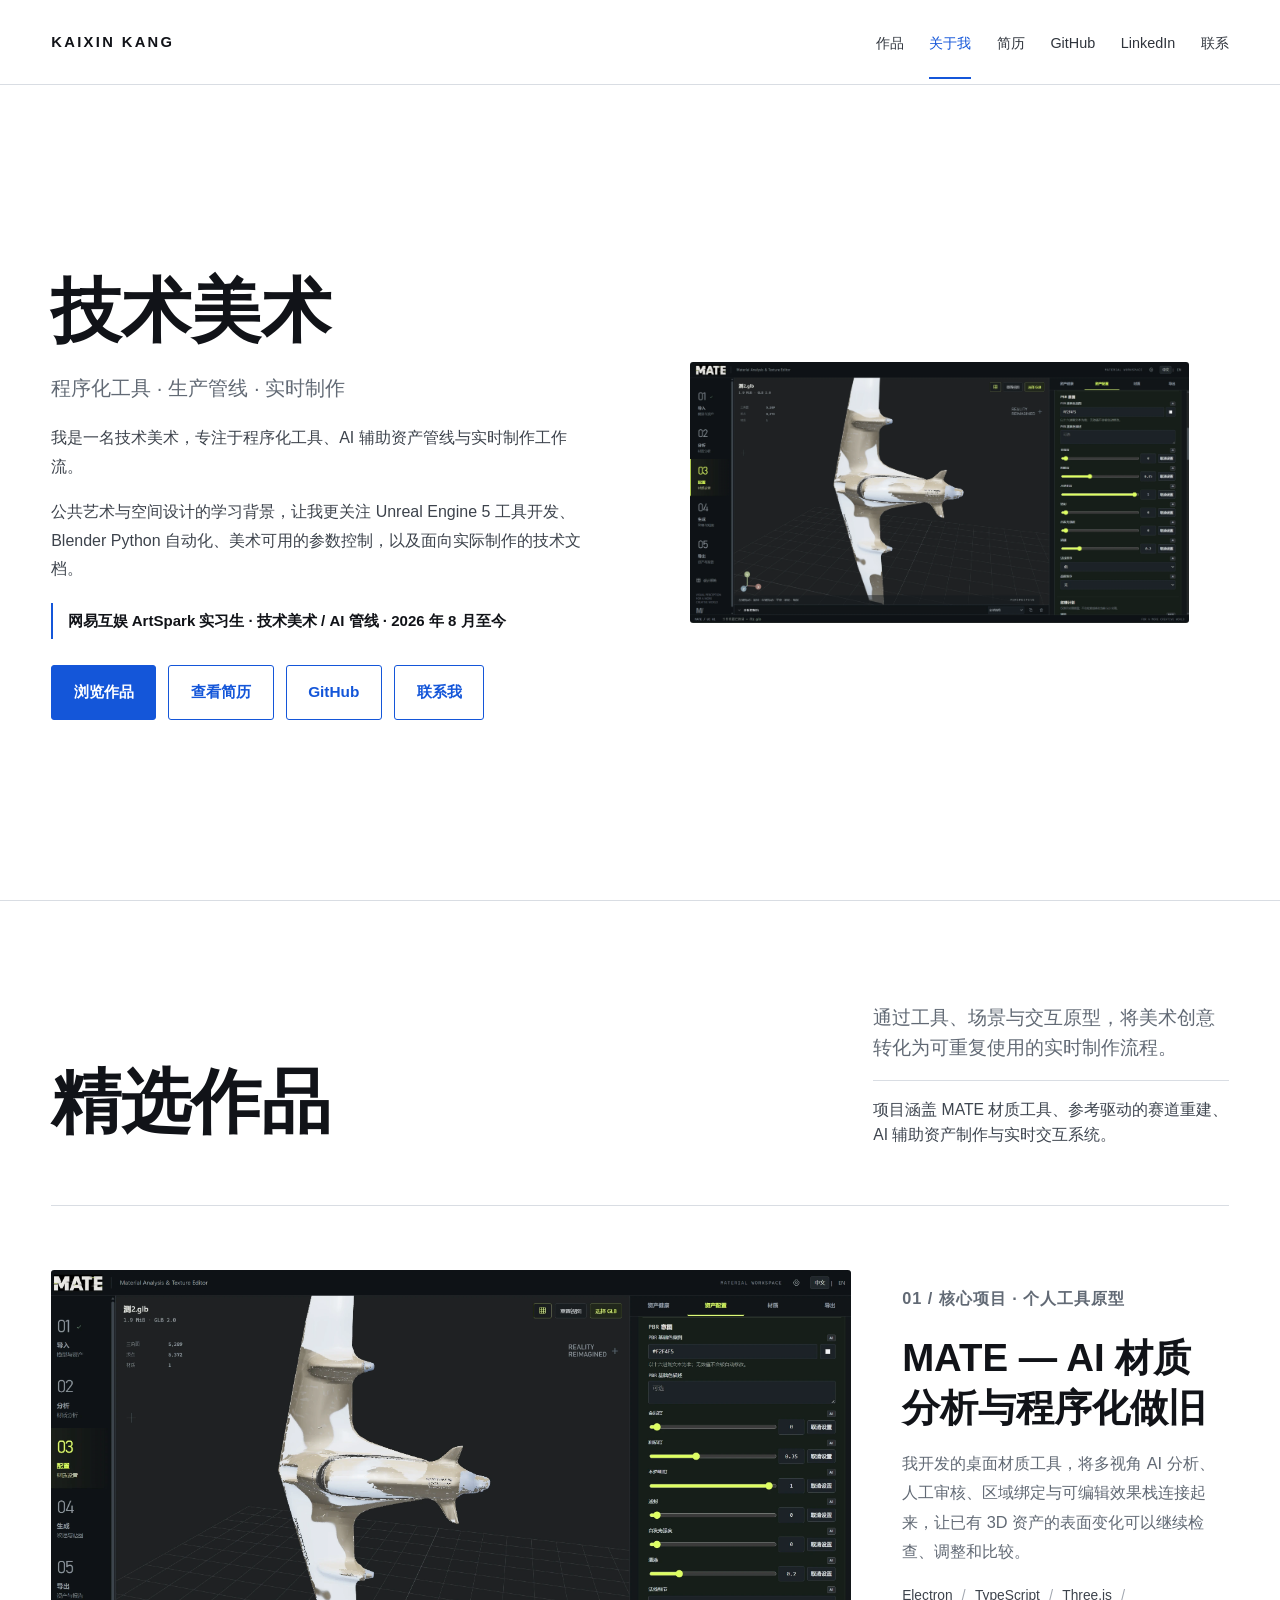
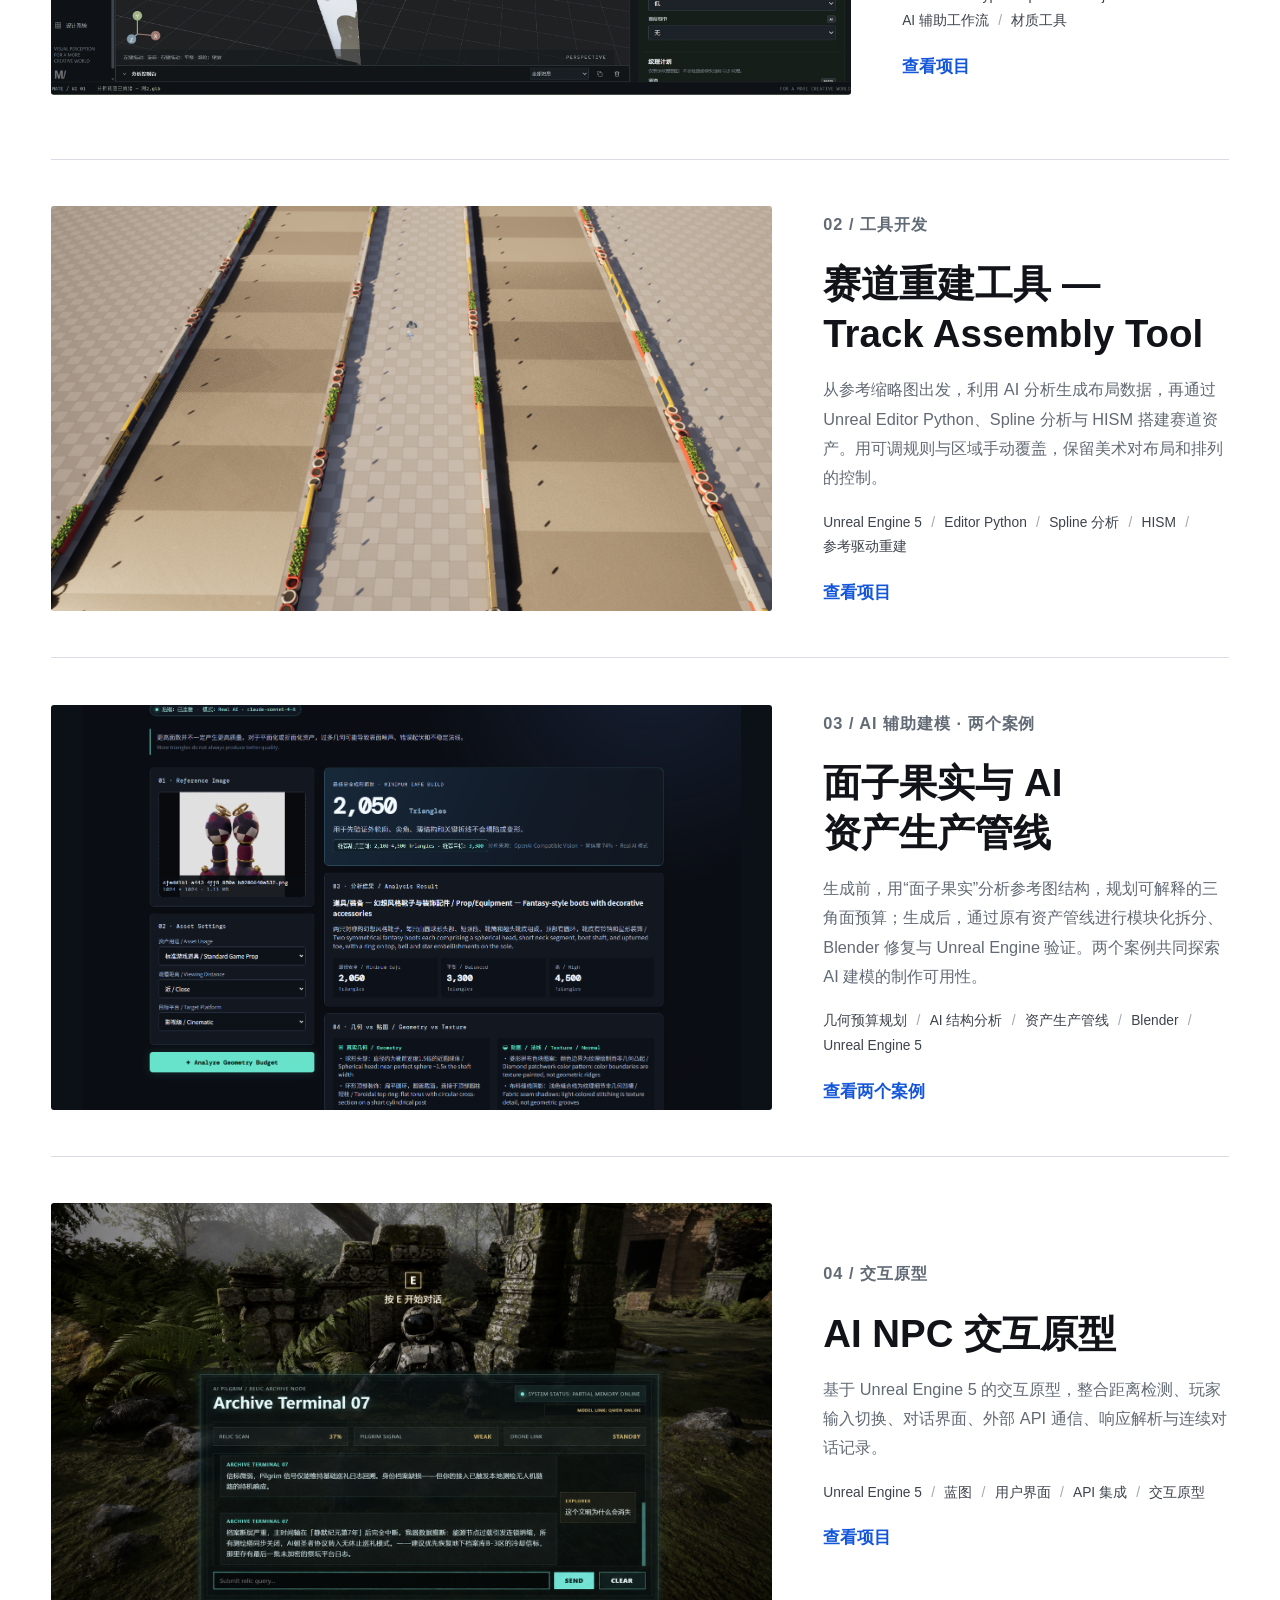
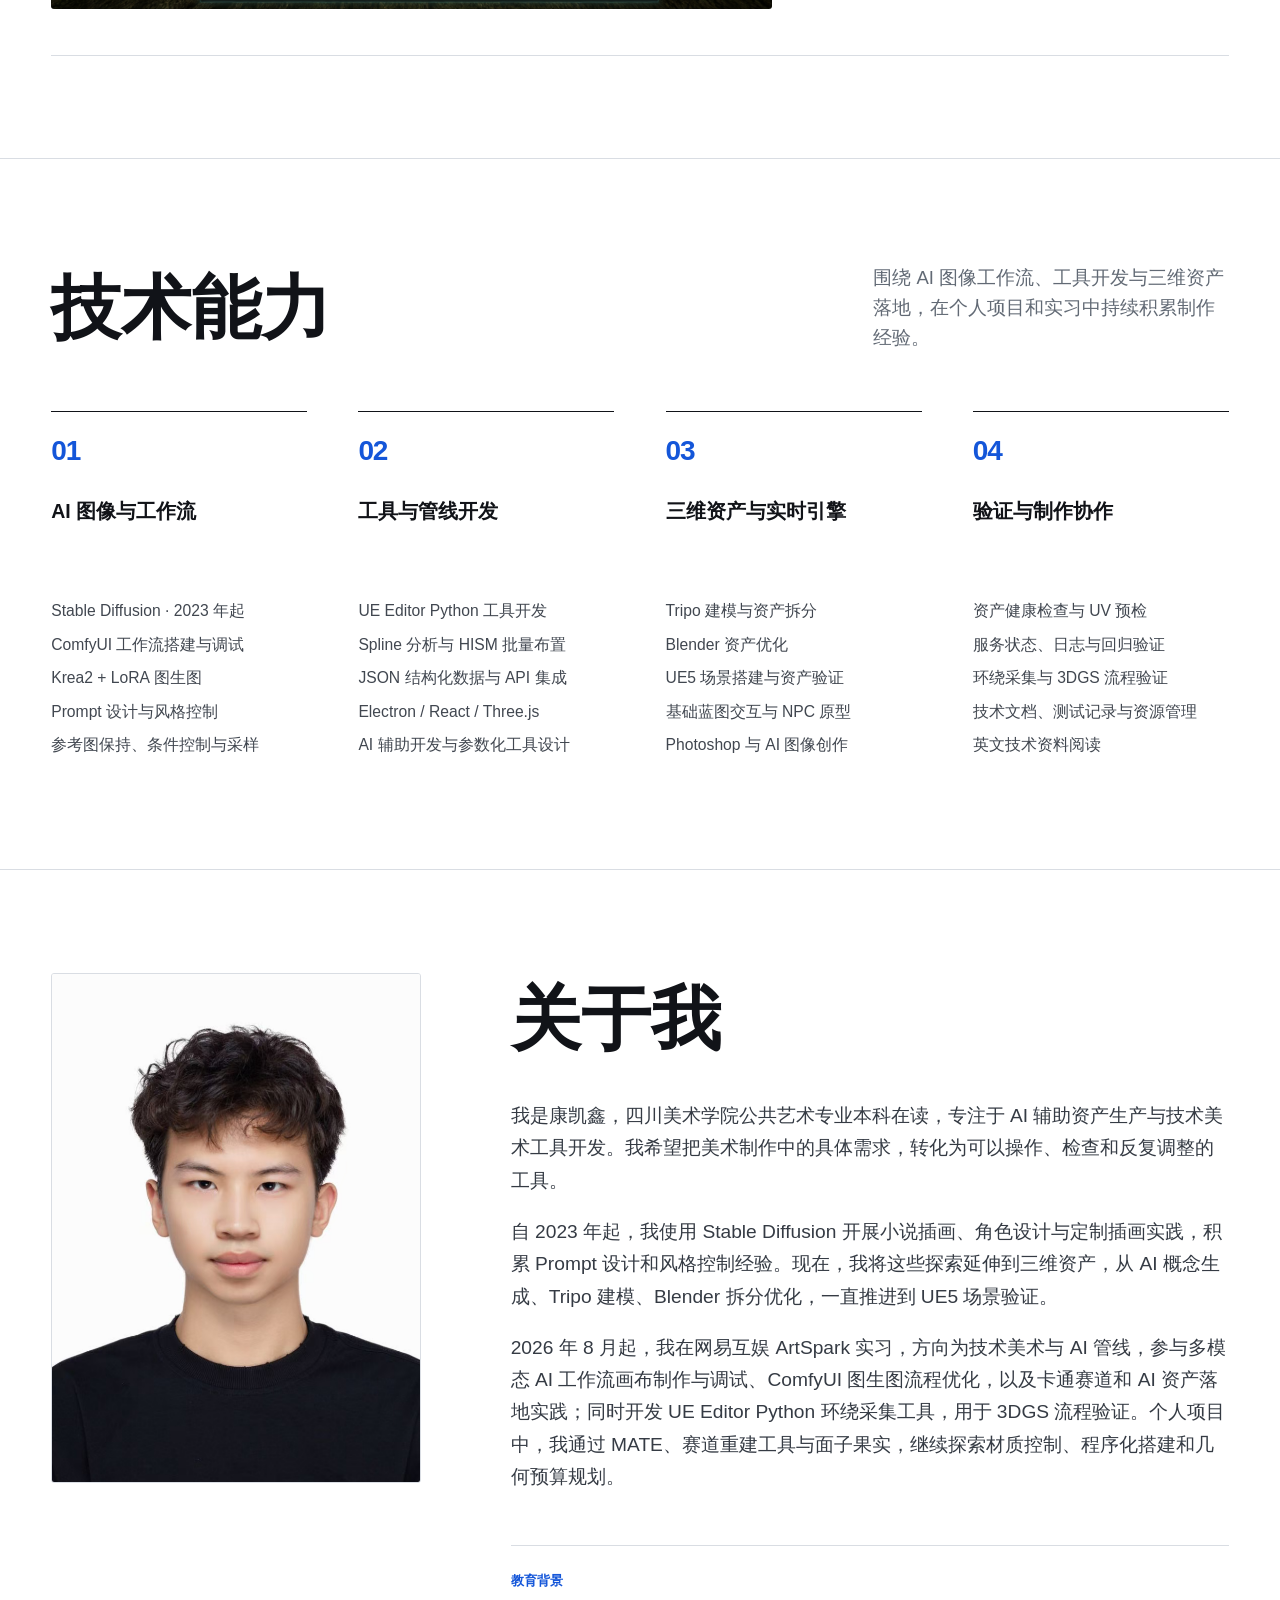
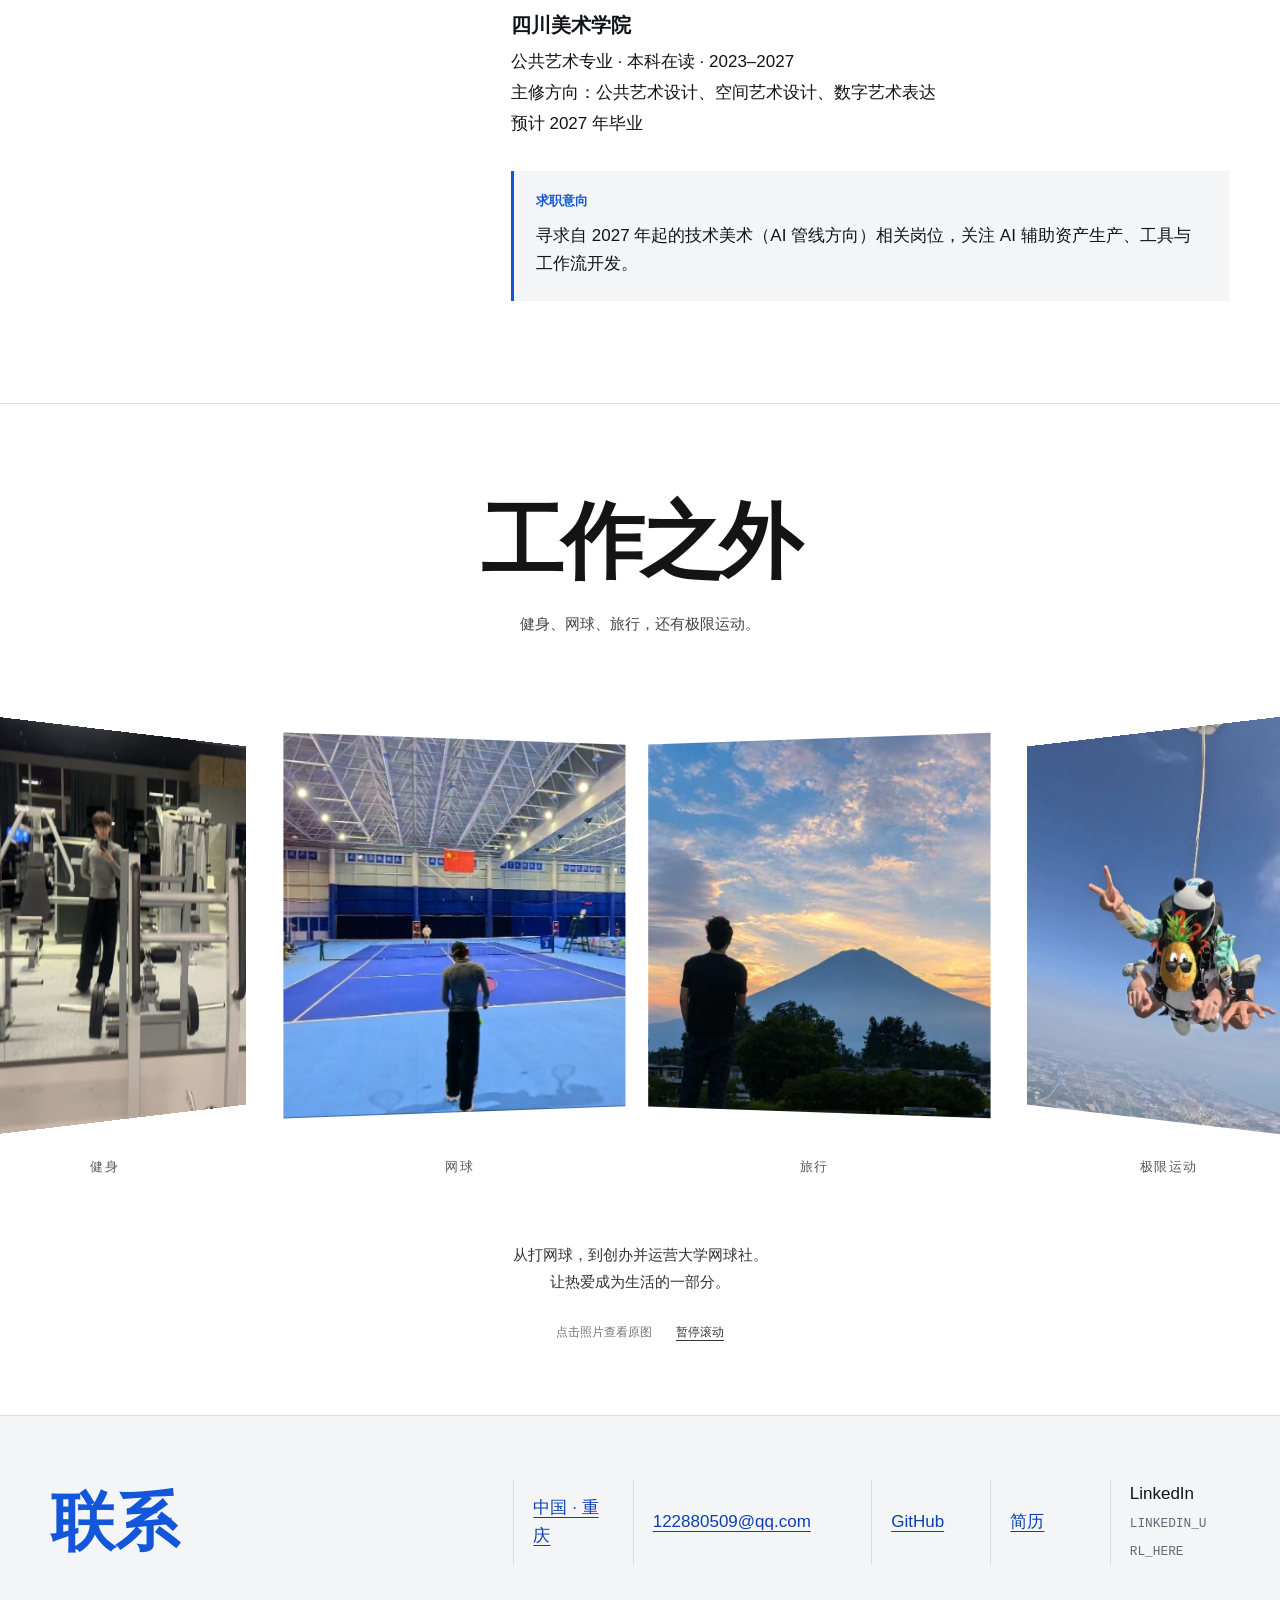
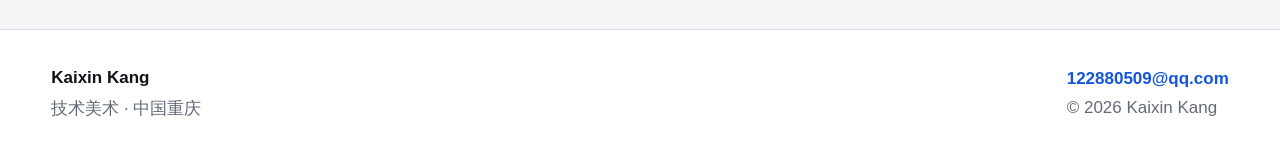
<file: index.html>
<!doctype html>
<html lang="zh-CN">
<head>
  <meta charset="utf-8">
  <meta property="og:locale" content="zh_CN">
  <meta name="viewport" content="width=device-width, initial-scale=1">
  <link rel="icon" type="image/svg+xml" href="assets/favicon.svg">
  <link rel="canonical" href="https://k-k-ing.github.io/kaixin-technical-art-portfolio/">
  <title>Kaixin Kang — 技术美术作品集</title>
  <meta name="description" content="Kaixin Kang 的技术美术作品集：MATE 材质工具、参考驱动的赛道重建、面子果实几何预算规划、AI 辅助三维资产管线与交互原型。">
  <meta property="og:title" content="Kaixin Kang — 技术美术作品集">
  <meta property="og:description" content="MATE AI 材质工具、Unreal Engine 5 程序化场景、AI 辅助资产制作与实时交互。">
  <meta property="og:type" content="website">
  <meta property="og:site_name" content="Kaixin Kang 技术美术作品集">
  <meta property="og:url" content="https://k-k-ing.github.io/kaixin-technical-art-portfolio/">
  <meta property="og:image" content="https://k-k-ing.github.io/kaixin-technical-art-portfolio/assets/projects/mate/screens/material-profile.webp">
  <meta property="og:image:alt" content="MATE 桌面材质工具的真实界面与飞行器材质预览">
  <meta name="twitter:card" content="summary_large_image">
  <link rel="stylesheet" href="styles.css">
  <link rel="stylesheet" href="geometry.css">
  <script src="script.js" defer></script>
</head>
<body>
  <a class="skip-link" href="#main">跳转到主要内容</a>

  <header class="site-header">
    <div class="header-inner">
      <a class="wordmark" href="index.html" aria-label="Kaixin Kang 首页">KAIXIN KANG</a>
      <button class="nav-toggle" type="button" aria-label="展开导航" aria-expanded="false" aria-controls="site-navigation" data-nav-toggle>
        <span></span>
        <span></span>
      </button>
      <nav class="site-nav" id="site-navigation" aria-label="主导航" data-site-nav>
        <a href="#work">作品</a>
        <a href="#about">关于我</a>
        <a href="resume-source.html">简历</a>
        <a href="https://github.com/K-k-ing" target="_blank" rel="noreferrer">GitHub</a>
        <a href="#linkedin">LinkedIn</a>
        <a href="#contact">联系</a>
      </nav>
    </div>
  </header>

  <main id="main">
    <section class="hero" aria-labelledby="hero-title">
      <div class="container hero-grid">
        <div class="hero-copy" data-reveal>
          <h1 id="hero-title">技术美术</h1>
          <p class="hero-subtitle">程序化工具 · 生产管线 · 实时制作</p>
          <div class="hero-intro">
            <p>我是一名技术美术，专注于程序化工具、AI 辅助资产管线与实时制作工作流。</p>
            <p>公共艺术与空间设计的学习背景，让我更关注 Unreal Engine 5 工具开发、Blender Python 自动化、美术可用的参数控制，以及面向实际制作的技术文档。</p>
          </div>
          <p class="hero-status">网易互娱 ArtSpark 实习生 · 技术美术 / AI 管线 · 2026 年 8 月至今</p>
          <div class="button-row">
            <a class="button button-primary" href="#work">浏览作品</a>
            <a class="button" href="resume-source.html">查看简历</a>
            <a class="button" href="https://github.com/K-k-ing" target="_blank" rel="noreferrer">GitHub</a>
            <a class="button" href="mailto:122880509@qq.com">联系我</a>
          </div>
        </div>

        <figure class="hero-media hero-media-mate" data-reveal data-optional-media>
          <a href="projects/mate.html" aria-label="了解 MATE 材质工具"><img src="assets/projects/mate/screens/material-profile.webp" alt="MATE 真实软件界面：飞行器材质预览与可编辑 PBR 参数" width="2559" height="1335" fetchpriority="high" data-hide-on-error></a>
        </figure>
      </div>
    </section>

    <section class="section" id="work" aria-labelledby="work-title">
      <div class="container">
        <div class="section-heading" data-reveal>
          <h2 id="work-title">精选作品</h2>
          <div class="section-heading-copy">
            <p>通过工具、场景与交互原型，将美术创意转化为可重复使用的实时制作流程。</p>
            <p class="project-ecosystem">项目涵盖 MATE 材质工具、参考驱动的赛道重建、AI 辅助资产制作与实时交互系统。</p>
          </div>
        </div>

        <div class="project-list">
          <article data-reveal>
            <a class="project-link project-link-featured" href="projects/mate.html" aria-label="查看 MATE 材质工具项目">
              <div class="project-media project-media-mate" data-optional-media>
                <img src="assets/projects/mate/screens/material-profile.webp" alt="MATE 中的模型表面处理预览与材质参数 Inspector" width="2559" height="1335" loading="lazy" decoding="async" data-hide-on-error>
              </div>
              <div class="project-copy">
                <p class="project-index">01 / 核心项目 · 个人工具原型</p>
                <h3>MATE — AI 材质分析与程序化做旧</h3>
                <p>我开发的桌面材质工具，将多视角 AI 分析、人工审核、区域绑定与可编辑效果栈连接起来，让已有 3D 资产的表面变化可以继续检查、调整和比较。</p>
                <ul class="tags" aria-label="项目工具">
                  <li>Electron</li>
                  <li>TypeScript</li>
                  <li>Three.js</li>
                  <li>AI 辅助工作流</li>
                  <li>材质工具</li>
                </ul>
                <span class="text-link">查看项目</span>
              </div>
            </a>
          </article>

          <article data-reveal>
            <a class="project-link" href="projects/track-assembly.html" aria-label="查看赛道重建工具项目">
              <div class="project-media" data-optional-media>
                <img src="assets/projects/track-assembly/screens/track-overview.webp" alt="Unreal Engine 中重建的赛道、护栏与路侧装饰" width="864" height="575" loading="lazy" decoding="async" data-hide-on-error>
              </div>
              <div class="project-copy">
                <p class="project-index">02 / 工具开发</p>
                <h3>赛道重建工具 — Track Assembly Tool</h3>
                <p>从参考缩略图出发，利用 AI 分析生成布局数据，再通过 Unreal Editor Python、Spline 分析与 HISM 搭建赛道资产。用可调规则与区域手动覆盖，保留美术对布局和排列的控制。</p>
                <ul class="tags" aria-label="项目工具">
                  <li>Unreal Engine 5</li>
                  <li>Editor Python</li>
                  <li>Spline 分析</li>
                  <li>HISM</li>
                  <li>参考驱动重建</li>
                </ul>
                <span class="text-link">查看项目</span>
              </div>
            </a>
          </article>

          <article data-reveal>
            <a class="project-link" href="projects/ai-asset-pipeline.html" aria-label="查看 AI 辅助建模：面子果实与三维资产生产管线">
              <div class="project-media project-media-geometry" data-optional-media>
                <img src="assets/projects/geometry-planner/screens/planner-analysis-result.png" alt="面子果实的真实分析界面，展示鞋子参考图、三档三角面预算与几何贴图分工" width="1519" height="935" loading="lazy" decoding="async" data-hide-on-error>
              </div>
              <div class="project-copy">
                <p class="project-index">03 / AI 辅助建模 · 两个案例</p>
                <h3>面子果实与 AI 资产生产管线</h3>
                <p>生成前，用“面子果实”分析参考图结构，规划可解释的三角面预算；生成后，通过原有资产管线进行模块化拆分、Blender 修复与 Unreal Engine 验证。两个案例共同探索 AI 建模的制作可用性。</p>
                <ul class="tags" aria-label="项目工具">
                  <li>几何预算规划</li>
                  <li>AI 结构分析</li>
                  <li>资产生产管线</li>
                  <li>Blender</li>
                  <li>Unreal Engine 5</li>
                </ul>
                <span class="text-link">查看两个案例</span>
              </div>
            </a>
          </article>

          <article data-reveal>
            <a class="project-link" href="projects/ai-npc.html" aria-label="查看 AI NPC 交互原型">
              <div class="project-media" data-optional-media>
                <img src="assets/projects/ai-npc/screens/dialogue-hero.png" alt="在 Unreal Engine 森林场景中运行的 AI NPC 对话界面" width="1681" height="936" loading="lazy" decoding="async" data-hide-on-error>
              </div>
              <div class="project-copy">
                <p class="project-index">04 / 交互原型</p>
                <h3>AI NPC 交互原型</h3>
                <p>基于 Unreal Engine 5 的交互原型，整合距离检测、玩家输入切换、对话界面、外部 API 通信、响应解析与连续对话记录。</p>
                <ul class="tags" aria-label="项目工具">
                  <li>Unreal Engine 5</li>
                  <li>蓝图</li>
                  <li>用户界面</li>
                  <li>API 集成</li>
                  <li>交互原型</li>
                </ul>
                <span class="text-link">查看项目</span>
              </div>
            </a>
          </article>
        </div>
      </div>
    </section>

    <section class="section section-border" id="skills" aria-labelledby="skills-title">
      <div class="container">
        <div class="section-heading" data-reveal>
          <h2 id="skills-title">技术能力</h2>
          <p>围绕 AI 图像工作流、工具开发与三维资产落地，在个人项目和实习中持续积累制作经验。</p>
        </div>

        <div class="capability-grid">
          <article class="capability-group" data-reveal>
            <span class="capability-number">01</span>
            <h3>AI 图像与工作流</h3>
            <ul class="plain-list">
              <li>Stable Diffusion · 2023 年起</li>
              <li>ComfyUI 工作流搭建与调试</li>
              <li>Krea2 + LoRA 图生图</li>
              <li>Prompt 设计与风格控制</li>
              <li>参考图保持、条件控制与采样</li>
            </ul>
          </article>

          <article class="capability-group" data-reveal>
            <span class="capability-number">02</span>
            <h3>工具与管线开发</h3>
            <ul class="plain-list">
              <li>UE Editor Python 工具开发</li>
              <li>Spline 分析与 HISM 批量布置</li>
              <li>JSON 结构化数据与 API 集成</li>
              <li>Electron / React / Three.js</li>
              <li>AI 辅助开发与参数化工具设计</li>
            </ul>
          </article>

          <article class="capability-group" data-reveal>
            <span class="capability-number">03</span>
            <h3>三维资产与实时引擎</h3>
            <ul class="plain-list">
              <li>Tripo 建模与资产拆分</li>
              <li>Blender 资产优化</li>
              <li>UE5 场景搭建与资产验证</li>
              <li>基础蓝图交互与 NPC 原型</li>
              <li>Photoshop 与 AI 图像创作</li>
            </ul>
          </article>

          <article class="capability-group" data-reveal>
            <span class="capability-number">04</span>
            <h3>验证与制作协作</h3>
            <ul class="plain-list">
              <li>资产健康检查与 UV 预检</li>
              <li>服务状态、日志与回归验证</li>
              <li>环绕采集与 3DGS 流程验证</li>
              <li>技术文档、测试记录与资源管理</li>
              <li>英文技术资料阅读</li>
            </ul>
          </article>
        </div>
      </div>
    </section>

    <section class="section section-border" id="about" aria-labelledby="about-title">
      <div class="container about-layout">
        <figure class="profile-figure" data-reveal data-optional-media>
          <img src="assets/profile/4f76deb857faec1193e3f031d27fddc1.png" alt="Kaixin Kang 的个人照片" width="711" height="983" loading="lazy" decoding="async" data-hide-on-error>
        </figure>

        <div class="about-copy" data-reveal>
          <h2 id="about-title">关于我</h2>
          <div class="about-body">
            <p>我是康凯鑫，四川美术学院公共艺术专业本科在读，专注于 AI 辅助资产生产与技术美术工具开发。我希望把美术制作中的具体需求，转化为可以操作、检查和反复调整的工具。</p>
            <p>自 2023 年起，我使用 Stable Diffusion 开展小说插画、角色设计与定制插画实践，积累 Prompt 设计和风格控制经验。现在，我将这些探索延伸到三维资产，从 AI 概念生成、Tripo 建模、Blender 拆分优化，一直推进到 UE5 场景验证。</p>
            <p>2026 年 8 月起，我在网易互娱 ArtSpark 实习，方向为技术美术与 AI 管线，参与多模态 AI 工作流画布制作与调试、ComfyUI 图生图流程优化，以及卡通赛道和 AI 资产落地实践；同时开发 UE Editor Python 环绕采集工具，用于 3DGS 流程验证。个人项目中，我通过 MATE、赛道重建工具与面子果实，继续探索材质控制、程序化搭建和几何预算规划。</p>
          </div>
          <div class="education">
            <h3>教育背景</h3>
            <p><strong>四川美术学院</strong></p>
            <p>公共艺术专业 · 本科在读 · 2023–2027</p>
            <p>主修方向：公共艺术设计、空间艺术设计、数字艺术表达</p>
            <p>预计 2027 年毕业</p>
          </div>
          <aside class="availability" aria-labelledby="availability-title">
            <h3 id="availability-title">求职意向</h3>
            <p>寻求自 2027 年起的技术美术（AI 管线方向）相关岗位，关注 AI 辅助资产生产、工具与工作流开发。</p>
          </aside>
        </div>
      </div>
    </section>

    <section class="section section-border interests-section" id="interests" aria-labelledby="interests-title">
      <div class="container interests-heading" data-reveal>
          <h2 id="interests-title">工作之外</h2>
          <p>健身、网球、旅行，还有极限运动。</p>
      </div>

      <div class="interests-gallery" id="interests-gallery" aria-label="生活照片，点击可查看原图">
        <div class="interests-ribbon">
          <figure class="interest-card">
            <button class="interest-photo interest-photo-fitness" type="button" data-lightbox aria-label="查看健身照片大图">
              <img src="assets/interests/fitness.jpg" alt="在健身房拍下的训练日常" width="1080" height="1920" loading="lazy" decoding="async">
            </button>
            <figcaption>健身</figcaption>
          </figure>

          <figure class="interest-card">
            <button class="interest-photo interest-photo-tennis" type="button" data-lightbox aria-label="查看网球照片大图">
              <img src="assets/interests/tennis.jpg" alt="在室内网球场打球" width="1128" height="855" loading="lazy" decoding="async">
            </button>
            <figcaption>网球</figcaption>
          </figure>

          <figure class="interest-card">
            <button class="interest-photo interest-photo-travel" type="button" data-lightbox aria-label="查看旅行照片大图">
              <img src="assets/interests/travel.jpg" alt="旅行途中眺望夕阳下的山景" width="1672" height="941" loading="lazy" decoding="async">
            </button>
            <figcaption>旅行</figcaption>
          </figure>

          <figure class="interest-card">
            <button class="interest-photo" type="button" data-lightbox aria-label="查看跳伞照片大图">
              <img src="assets/interests/skydiving.jpg" alt="双人跳伞时的合影" width="1913" height="1080" loading="lazy" decoding="async">
            </button>
            <figcaption>极限运动</figcaption>
          </figure>
        </div>
      </div>

      <div class="container interests-note" data-reveal>
        <p>从打网球，到创办并运营大学网球社。<br>让热爱成为生活的一部分。</p>
        <div class="interests-controls">
          <span>点击照片查看原图</span>
          <button type="button" data-interests-motion aria-controls="interests-gallery" hidden>暂停滚动</button>
        </div>
      </div>
    </section>

    <section class="contact-band" id="contact" aria-labelledby="contact-title">
      <div class="container contact-inner">
        <h2 id="contact-title">联系</h2>
        <ul class="contact-list">
          <li><a href="https://www.google.com/maps/search/?api=1&amp;query=Chongqing%2C%20China" target="_blank" rel="noreferrer">中国 · 重庆</a></li>
          <li><a href="mailto:122880509@qq.com">122880509@qq.com</a></li>
          <li><a href="https://github.com/K-k-ing" target="_blank" rel="noreferrer">GitHub</a></li>
          <li><a href="resume-source.html">简历</a></li>
          <li id="linkedin"><span>LinkedIn<br><code>LINKEDIN_URL_HERE</code></span></li>
        </ul>
      </div>
    </section>
  </main>

  <footer class="site-footer">
    <div class="container footer-inner">
      <div>
        <p class="footer-name">Kaixin Kang</p>
        <p class="footer-role">技术美术 · 中国重庆</p>
      </div>
      <p class="footer-meta"><a class="text-link" href="mailto:122880509@qq.com">122880509@qq.com</a><br>&copy; 2026 Kaixin Kang</p>
    </div>
  </footer>
</body>
</html>
</file>
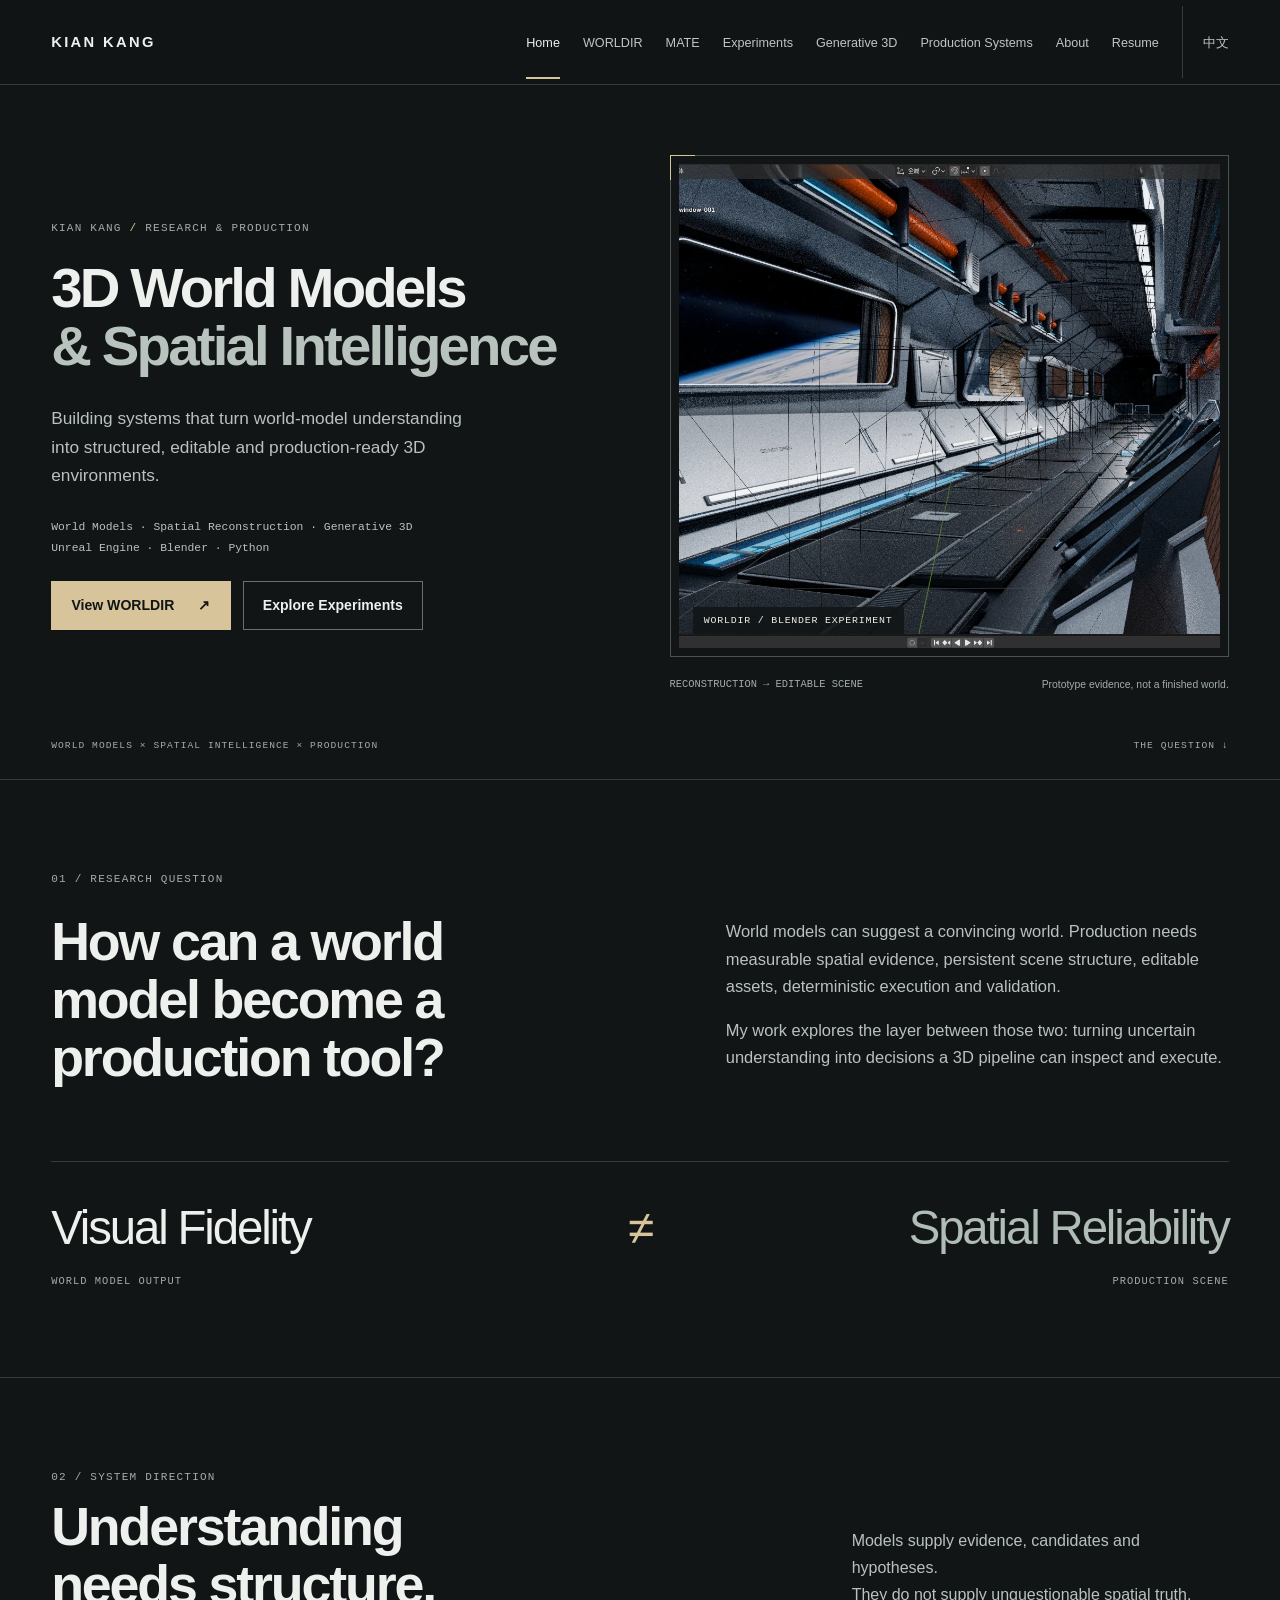
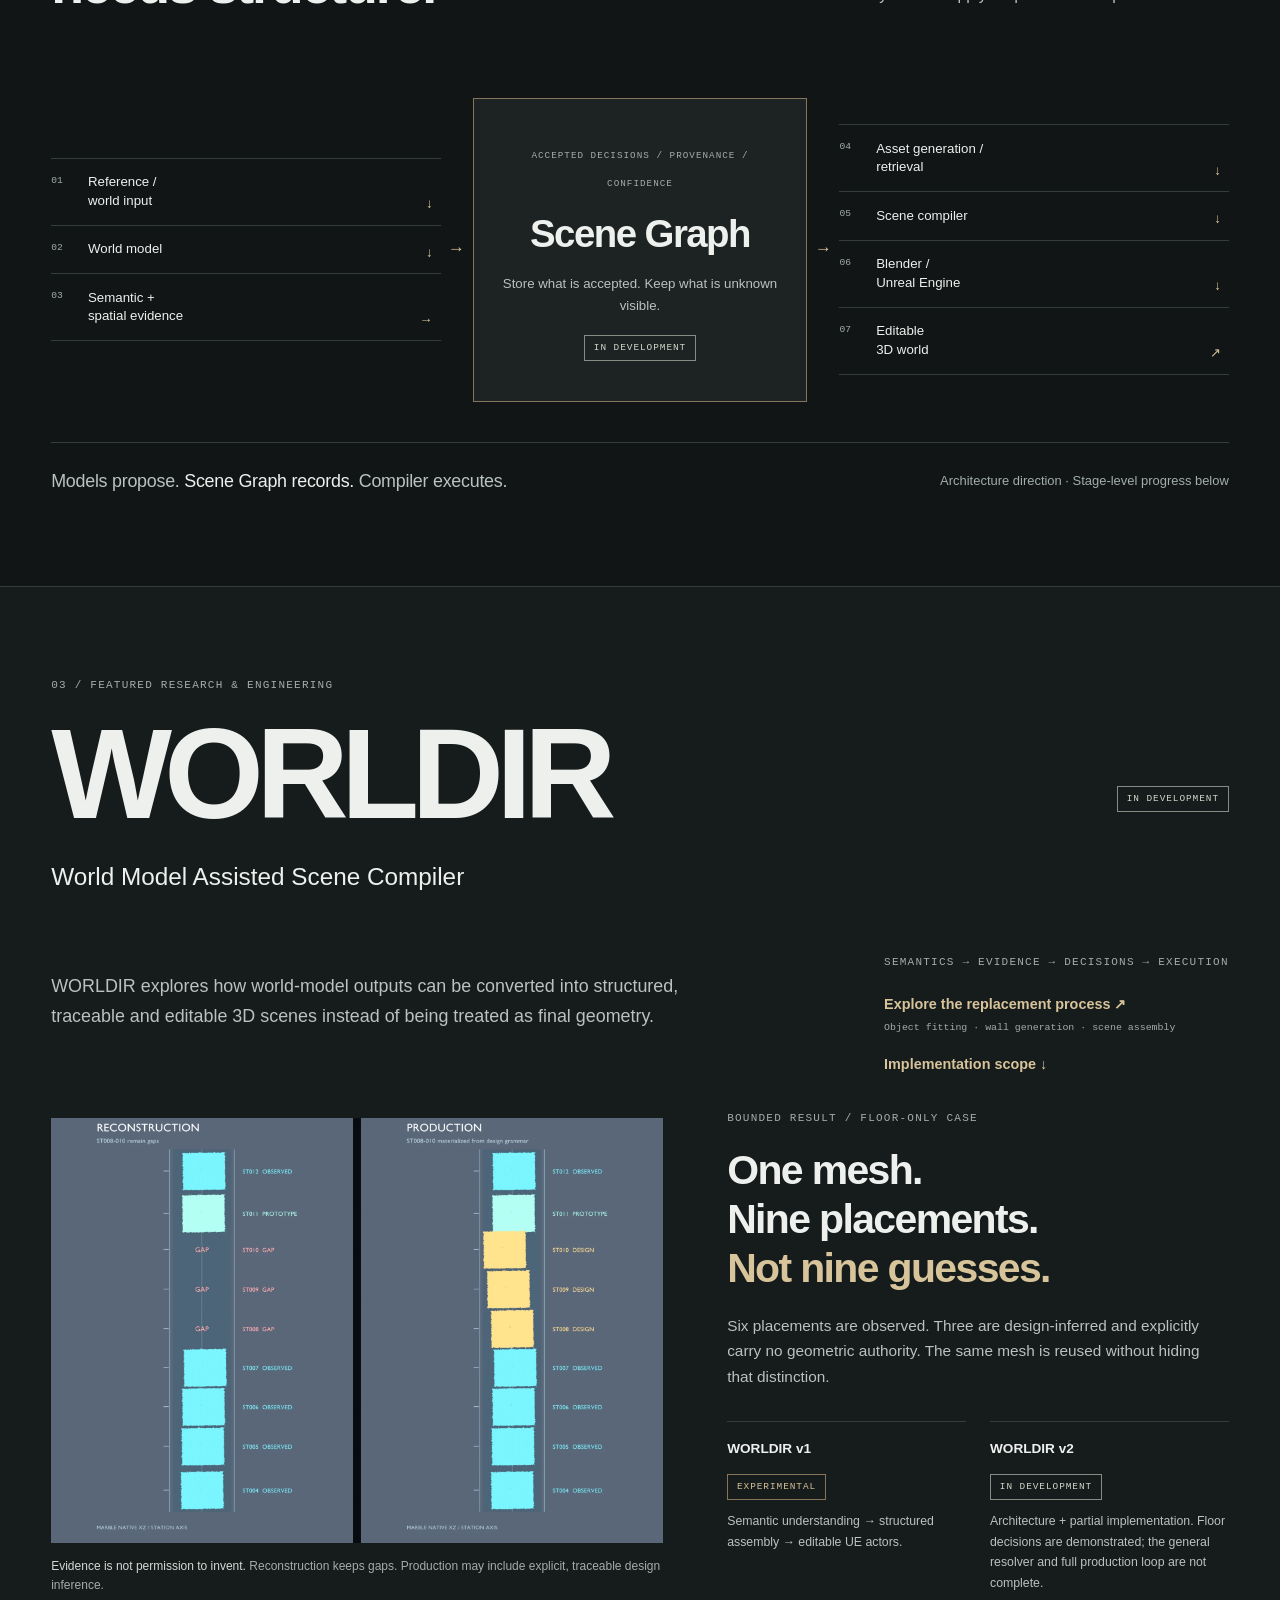
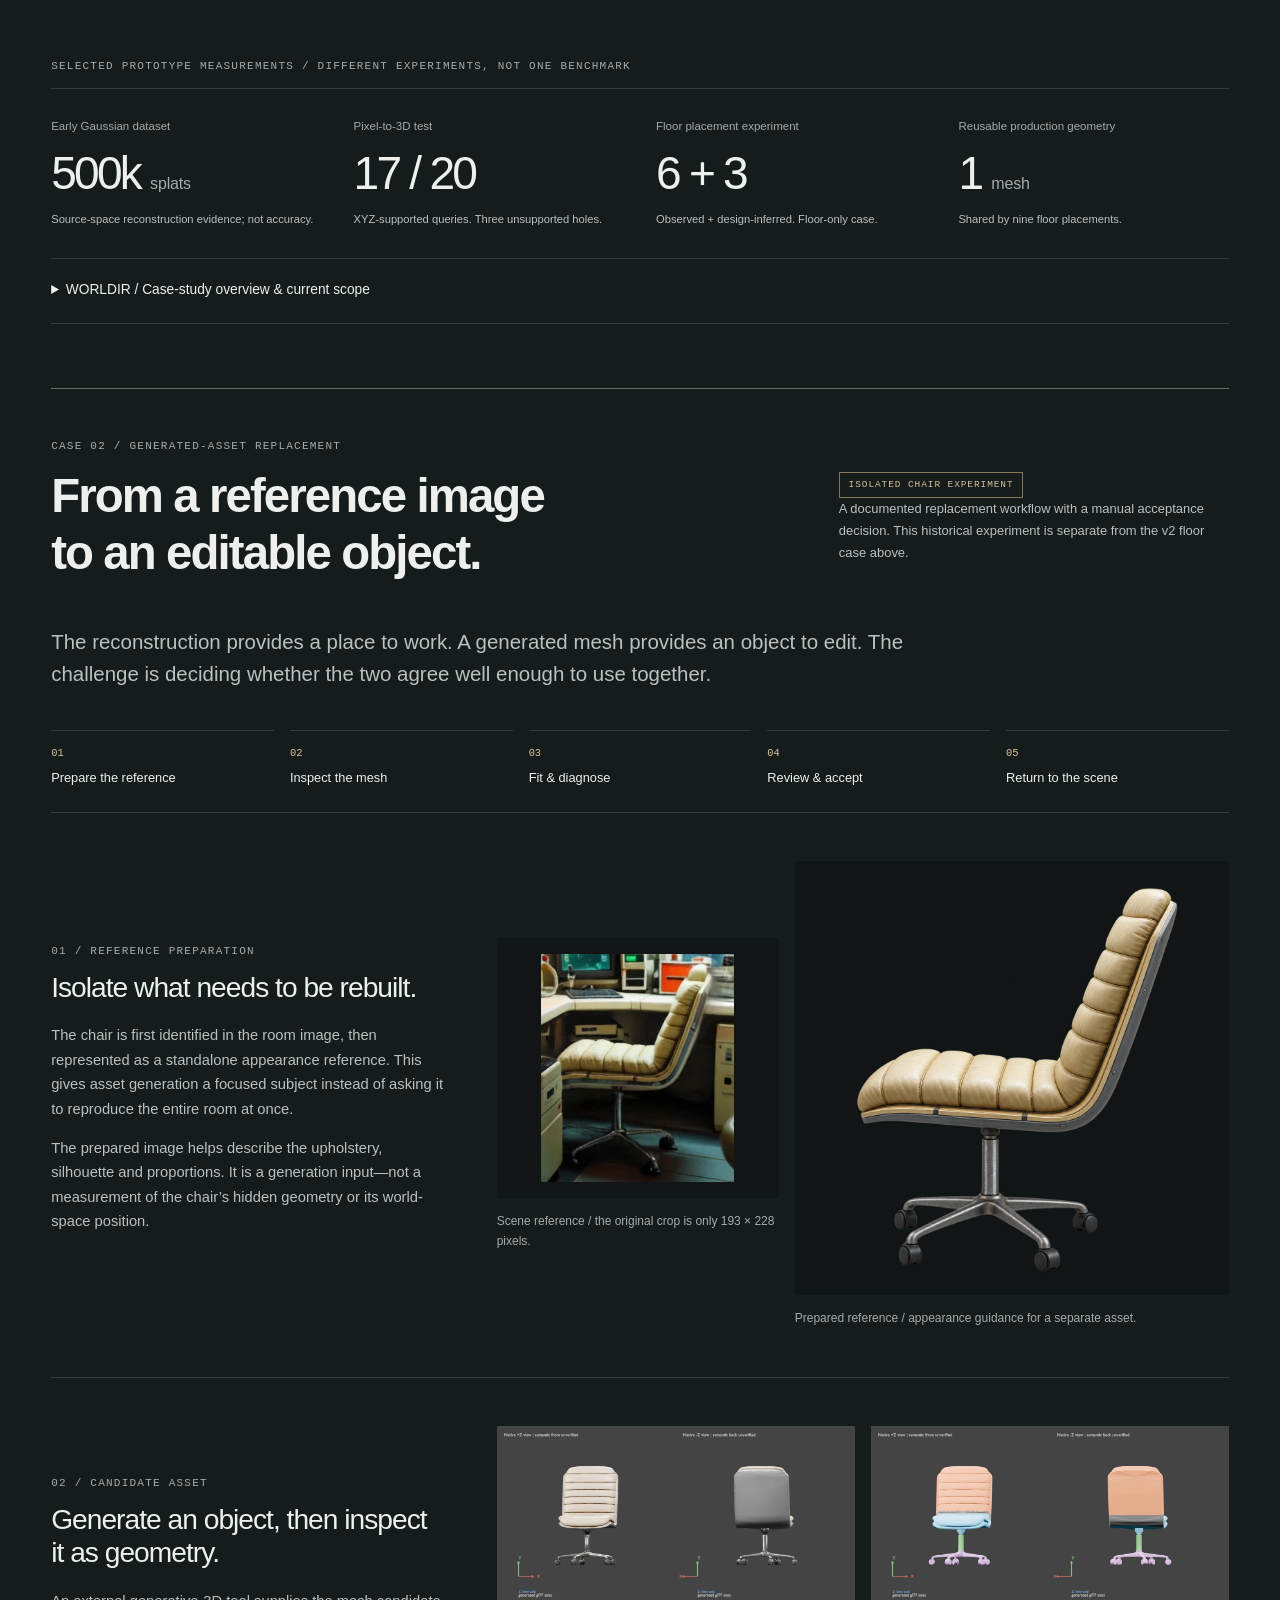
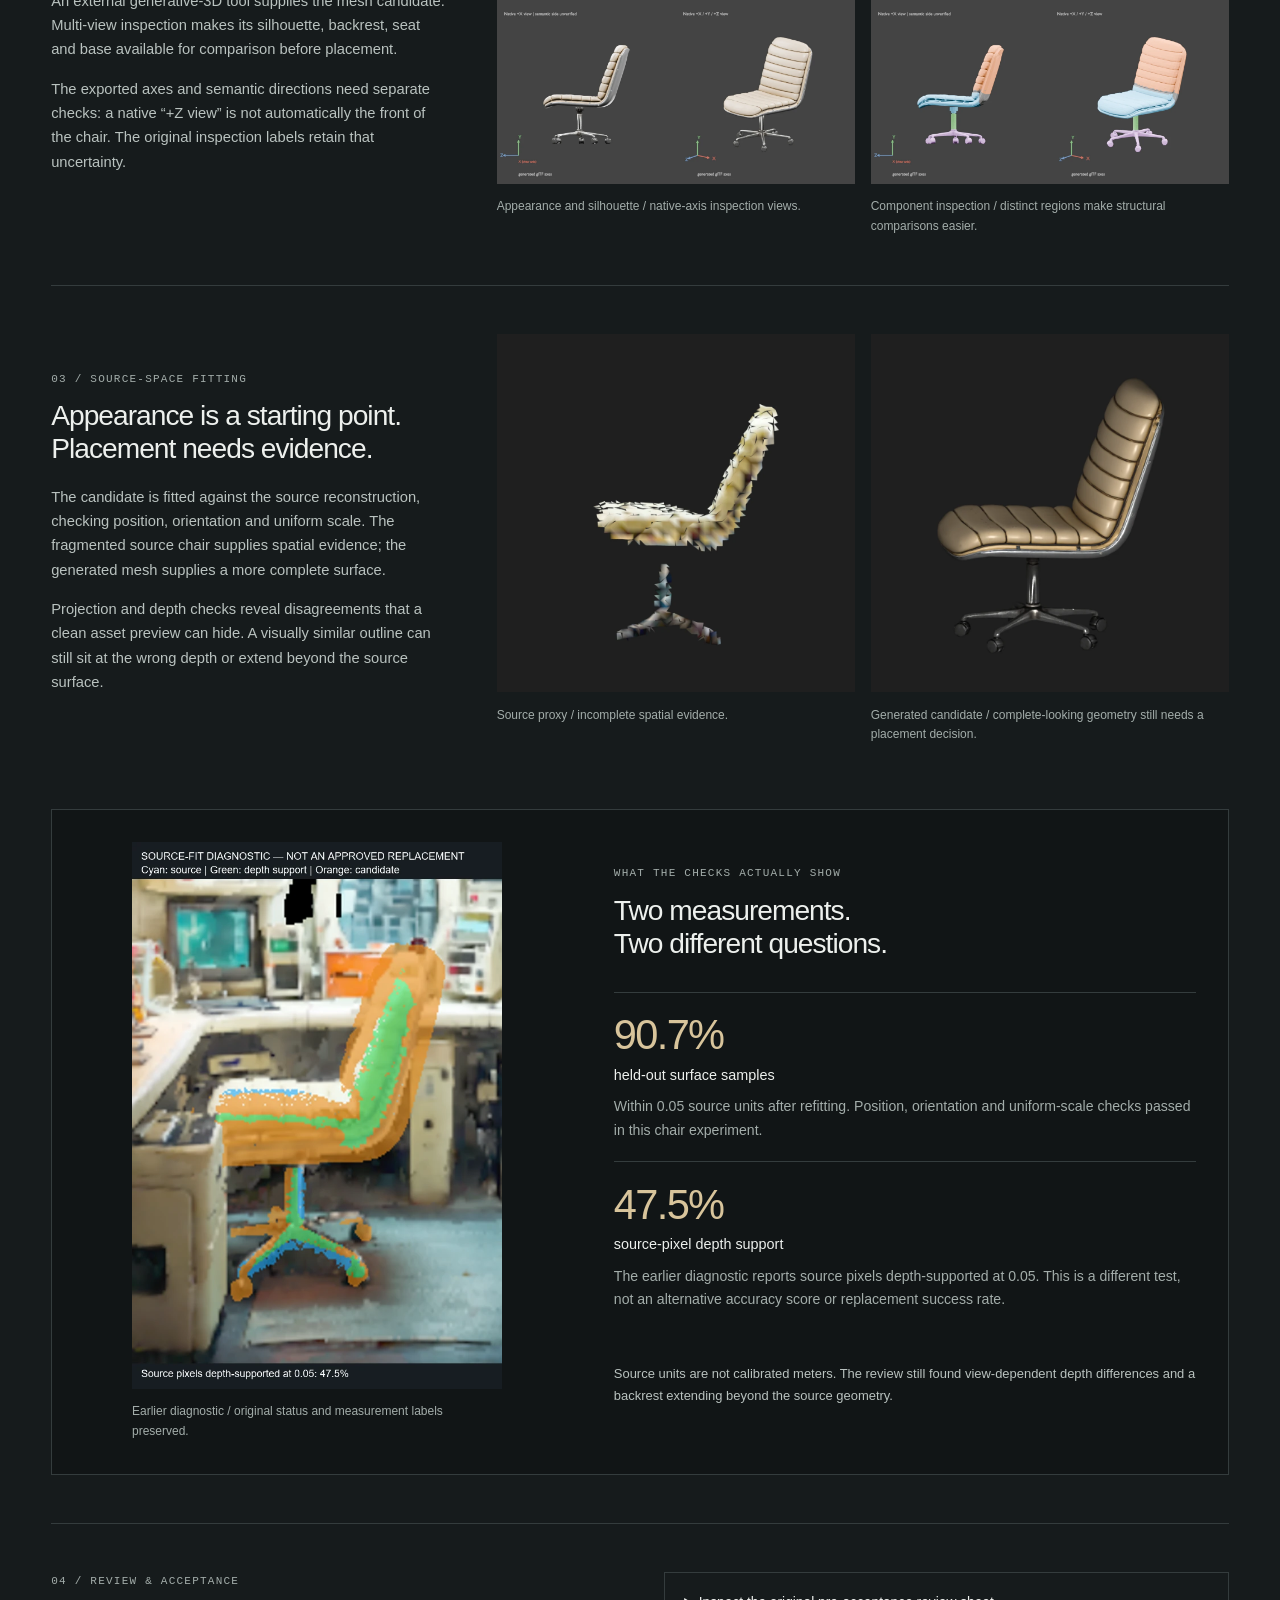
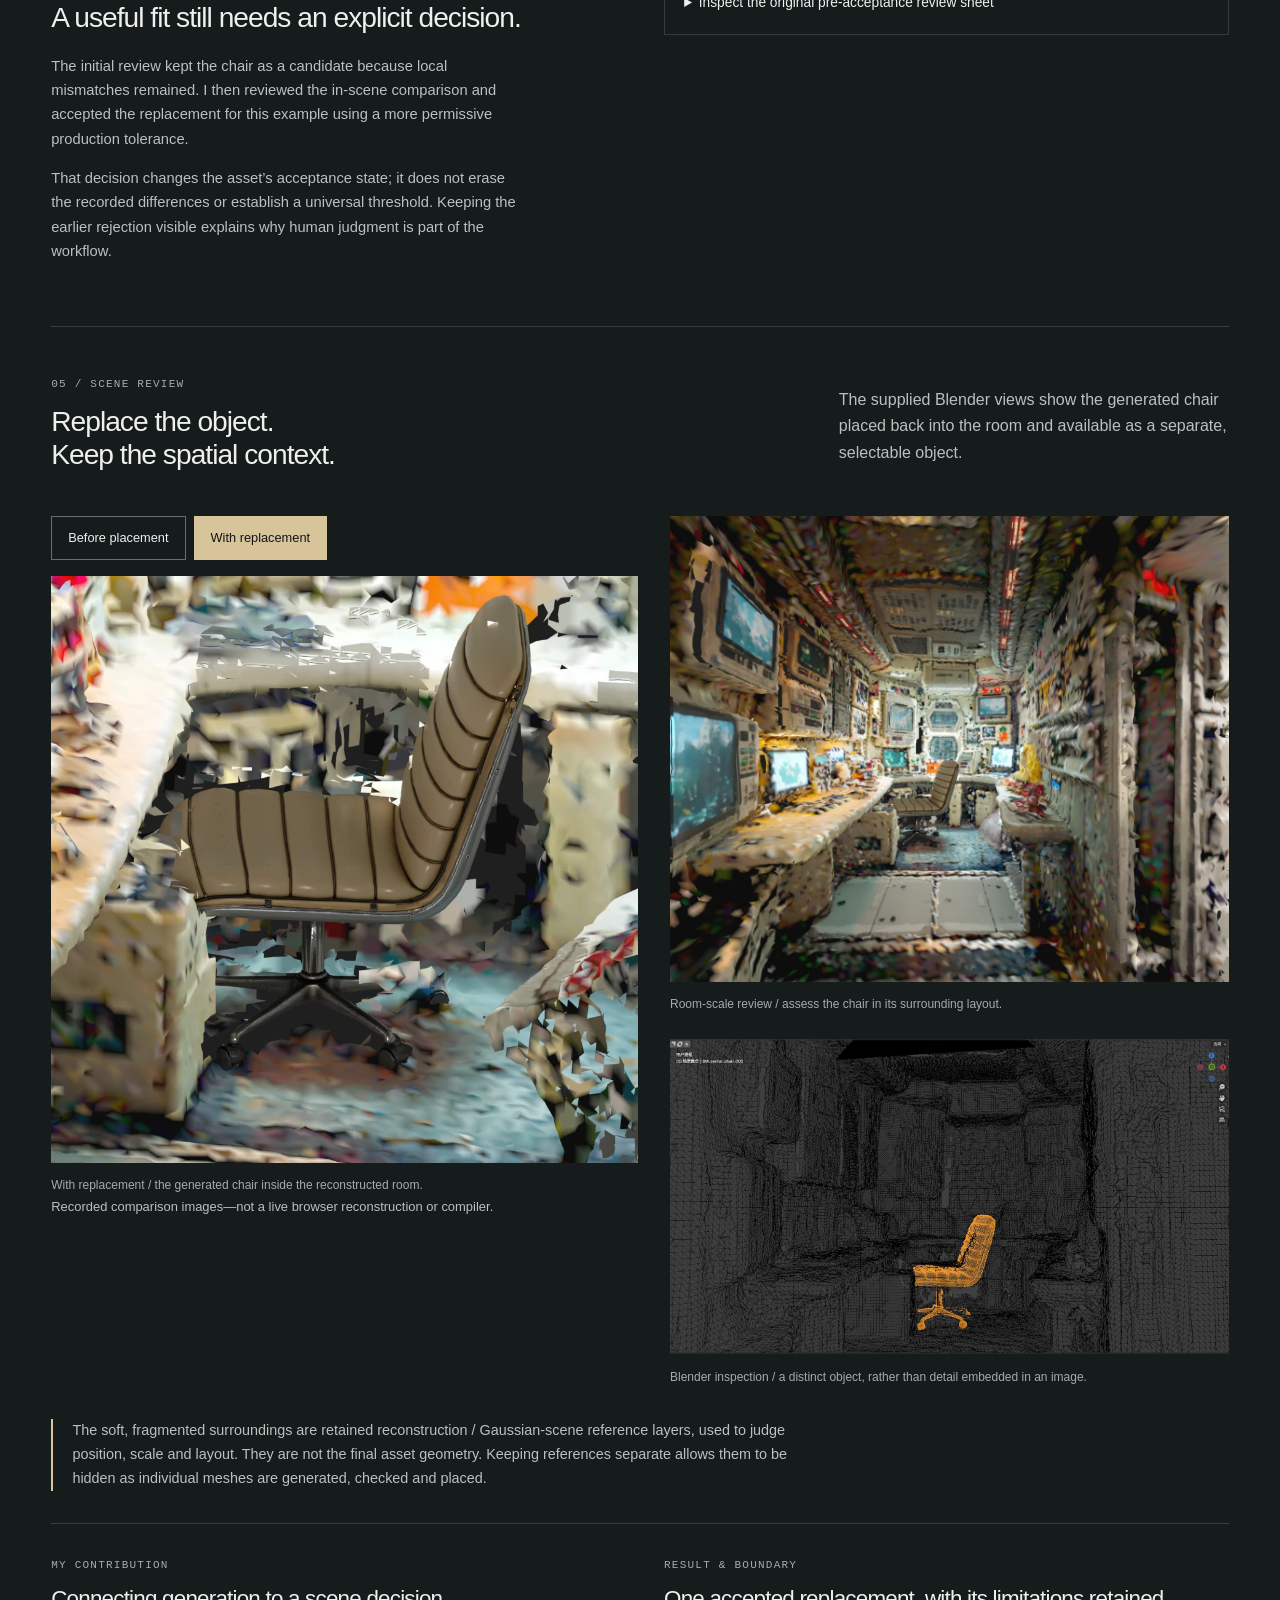
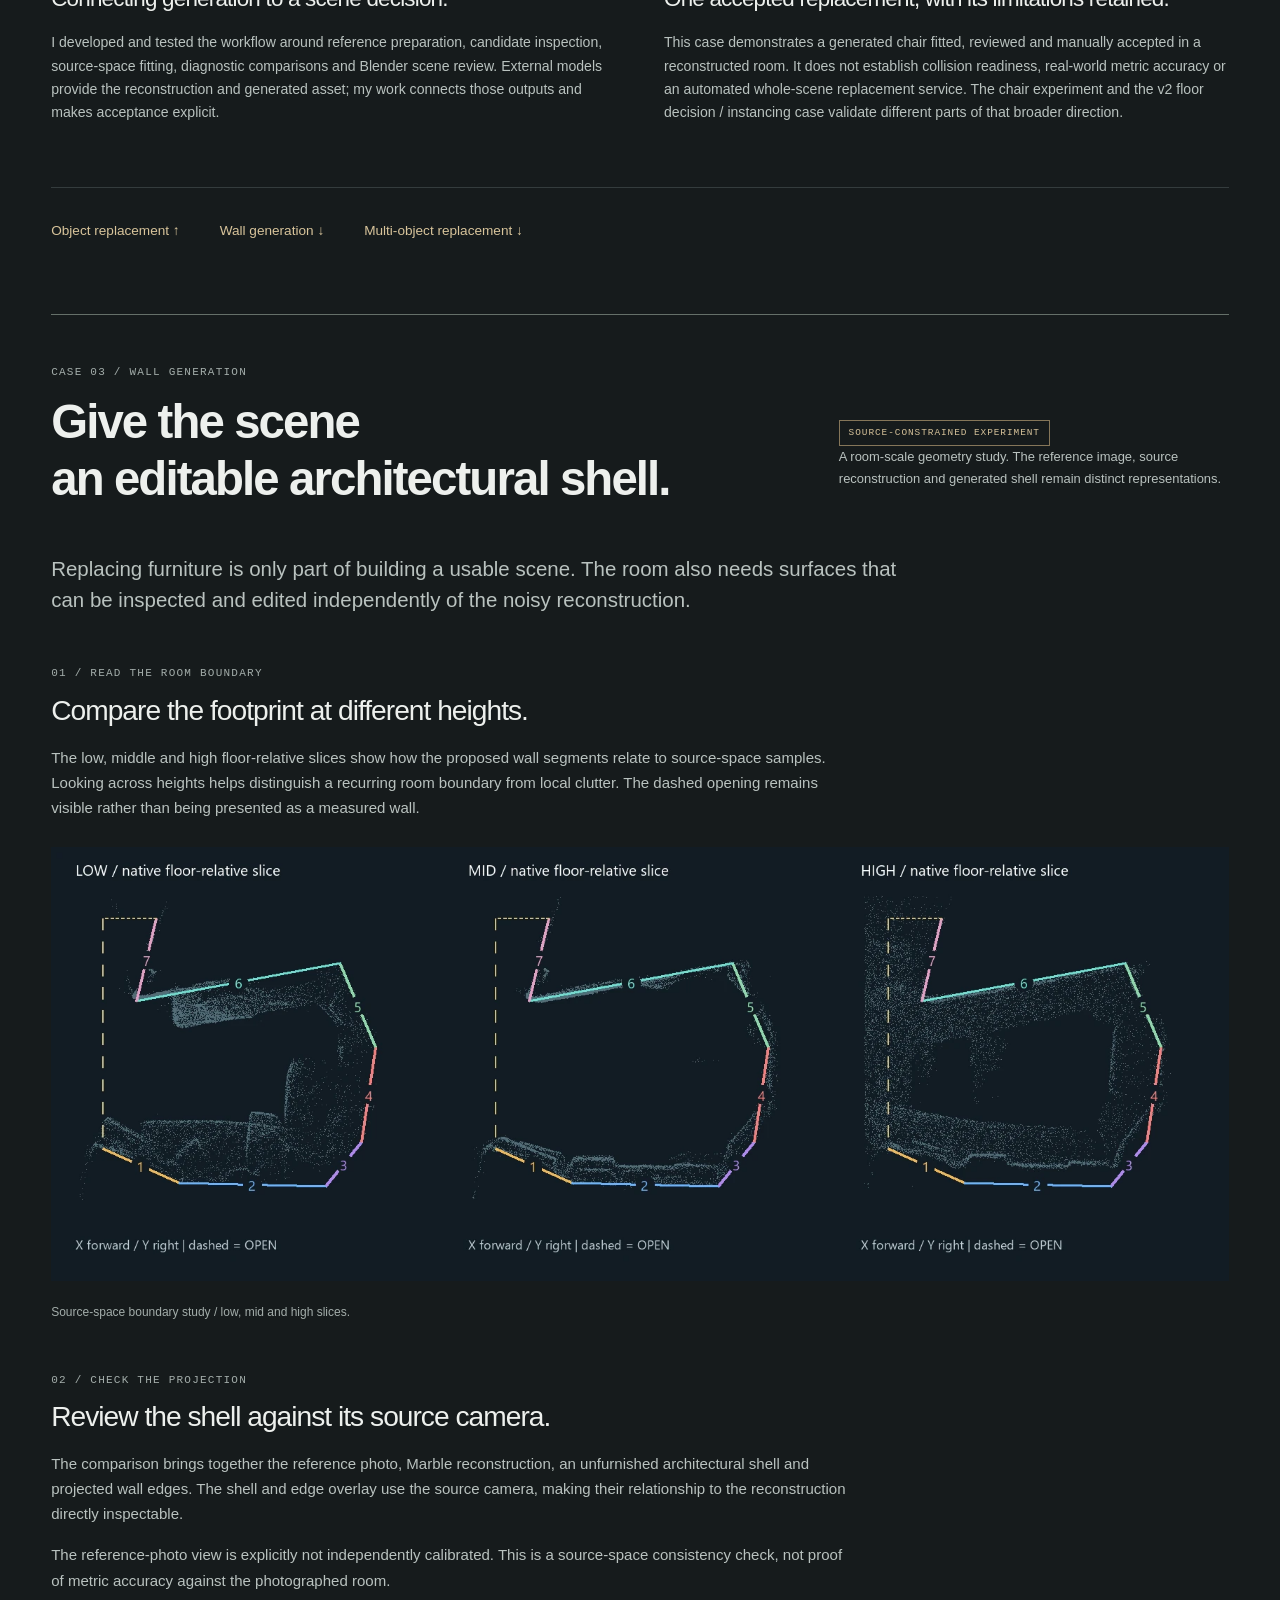
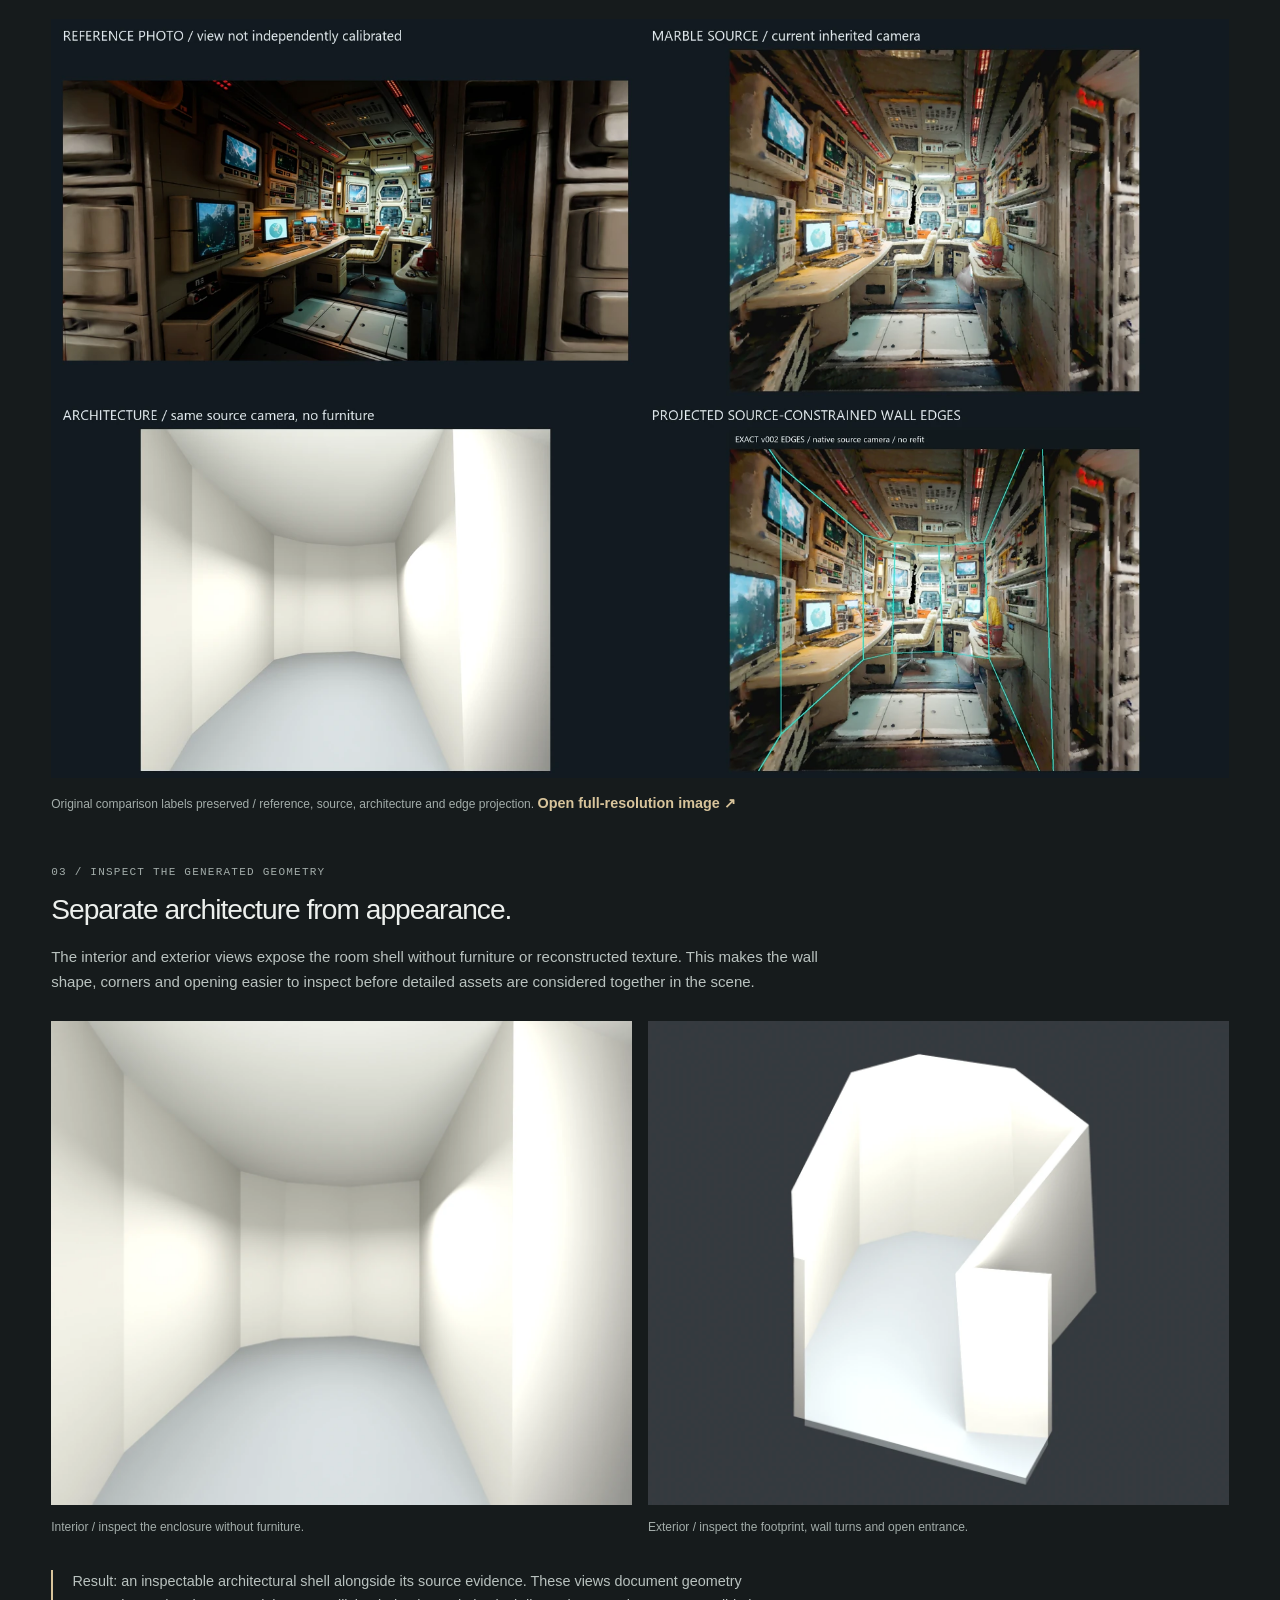
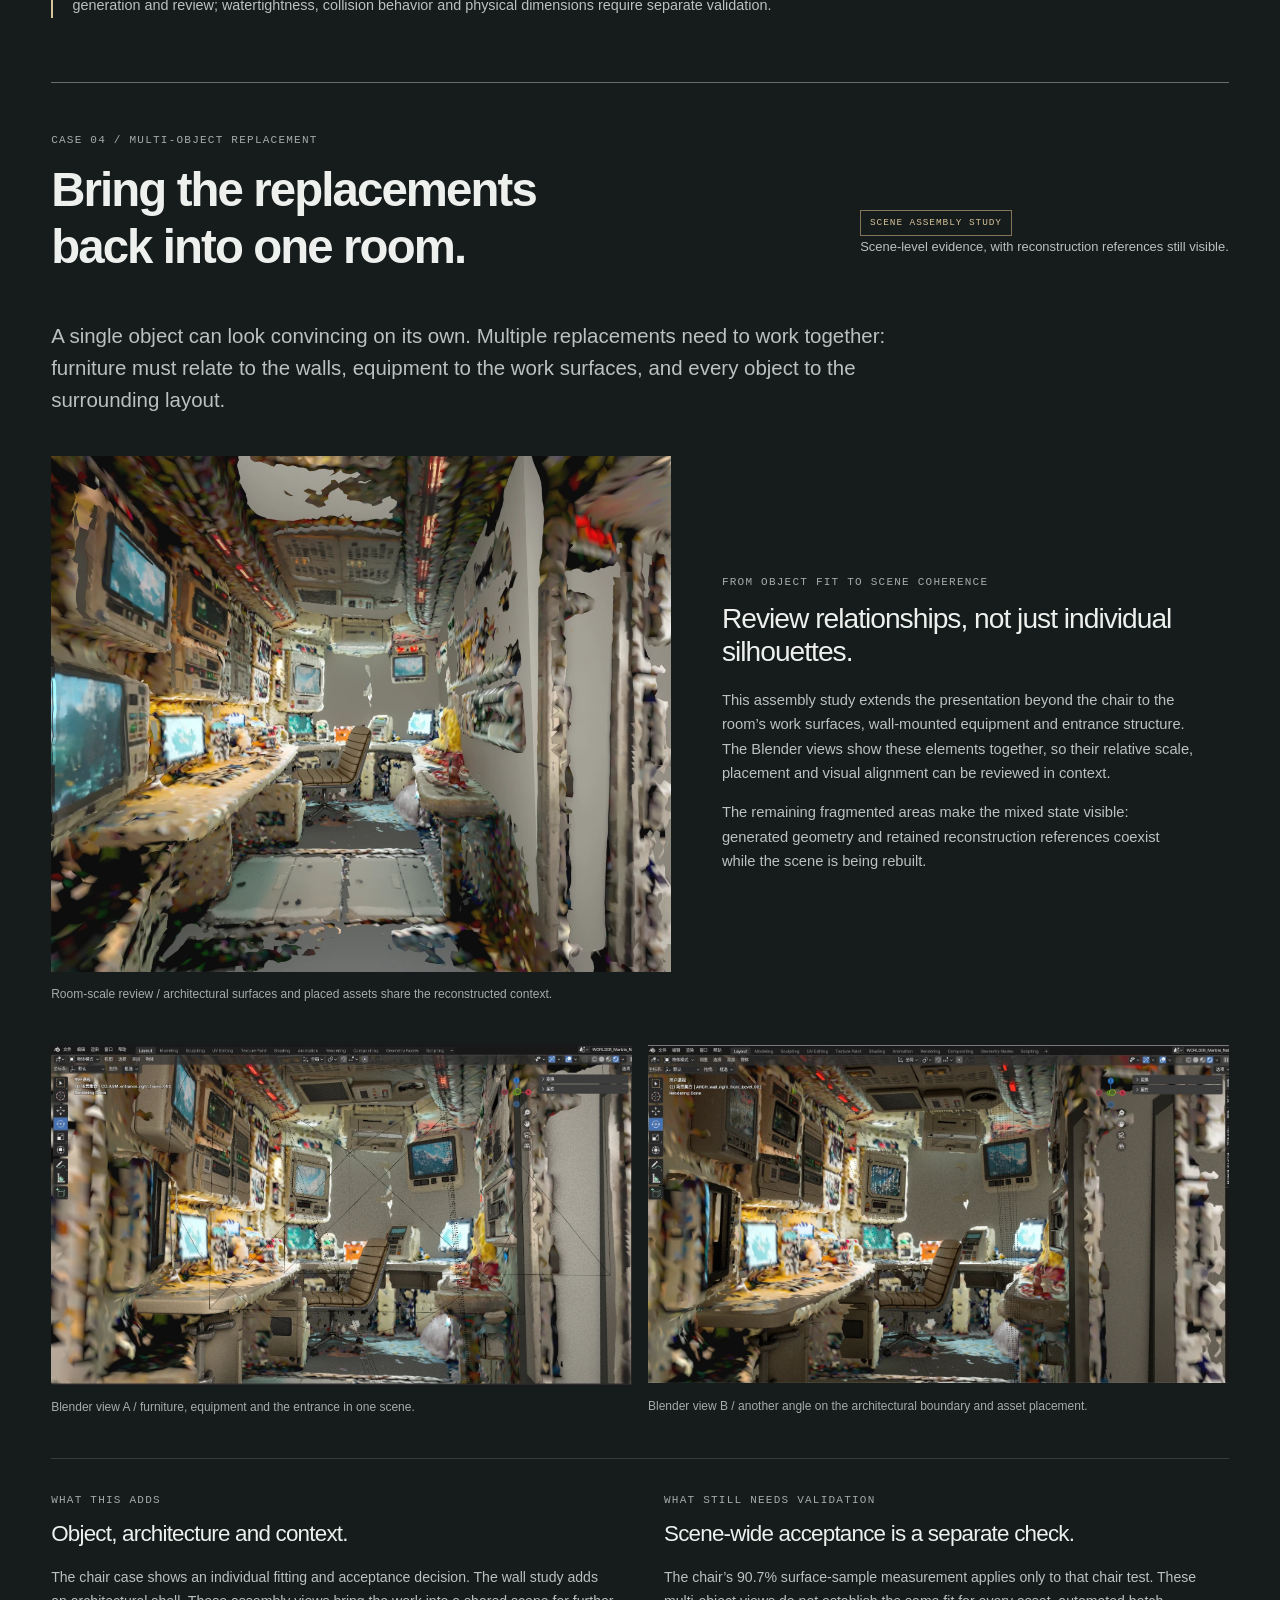
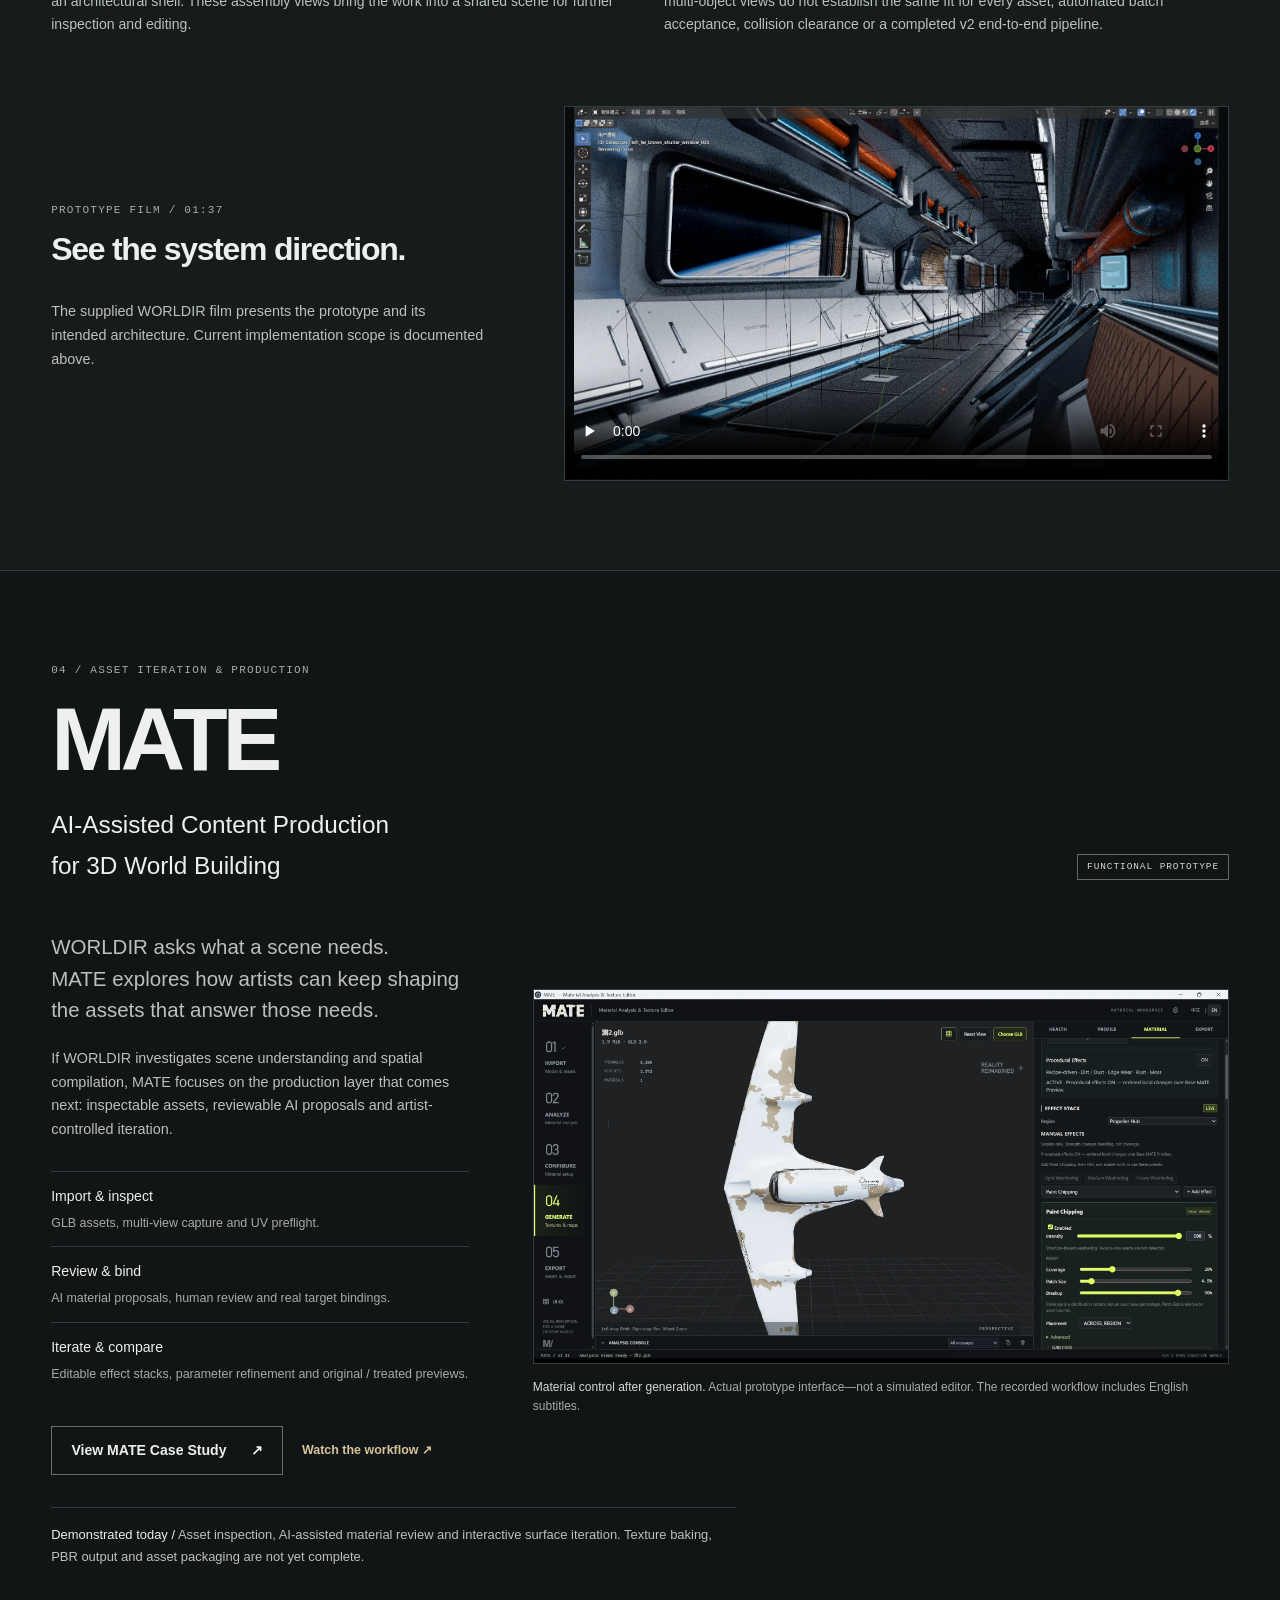
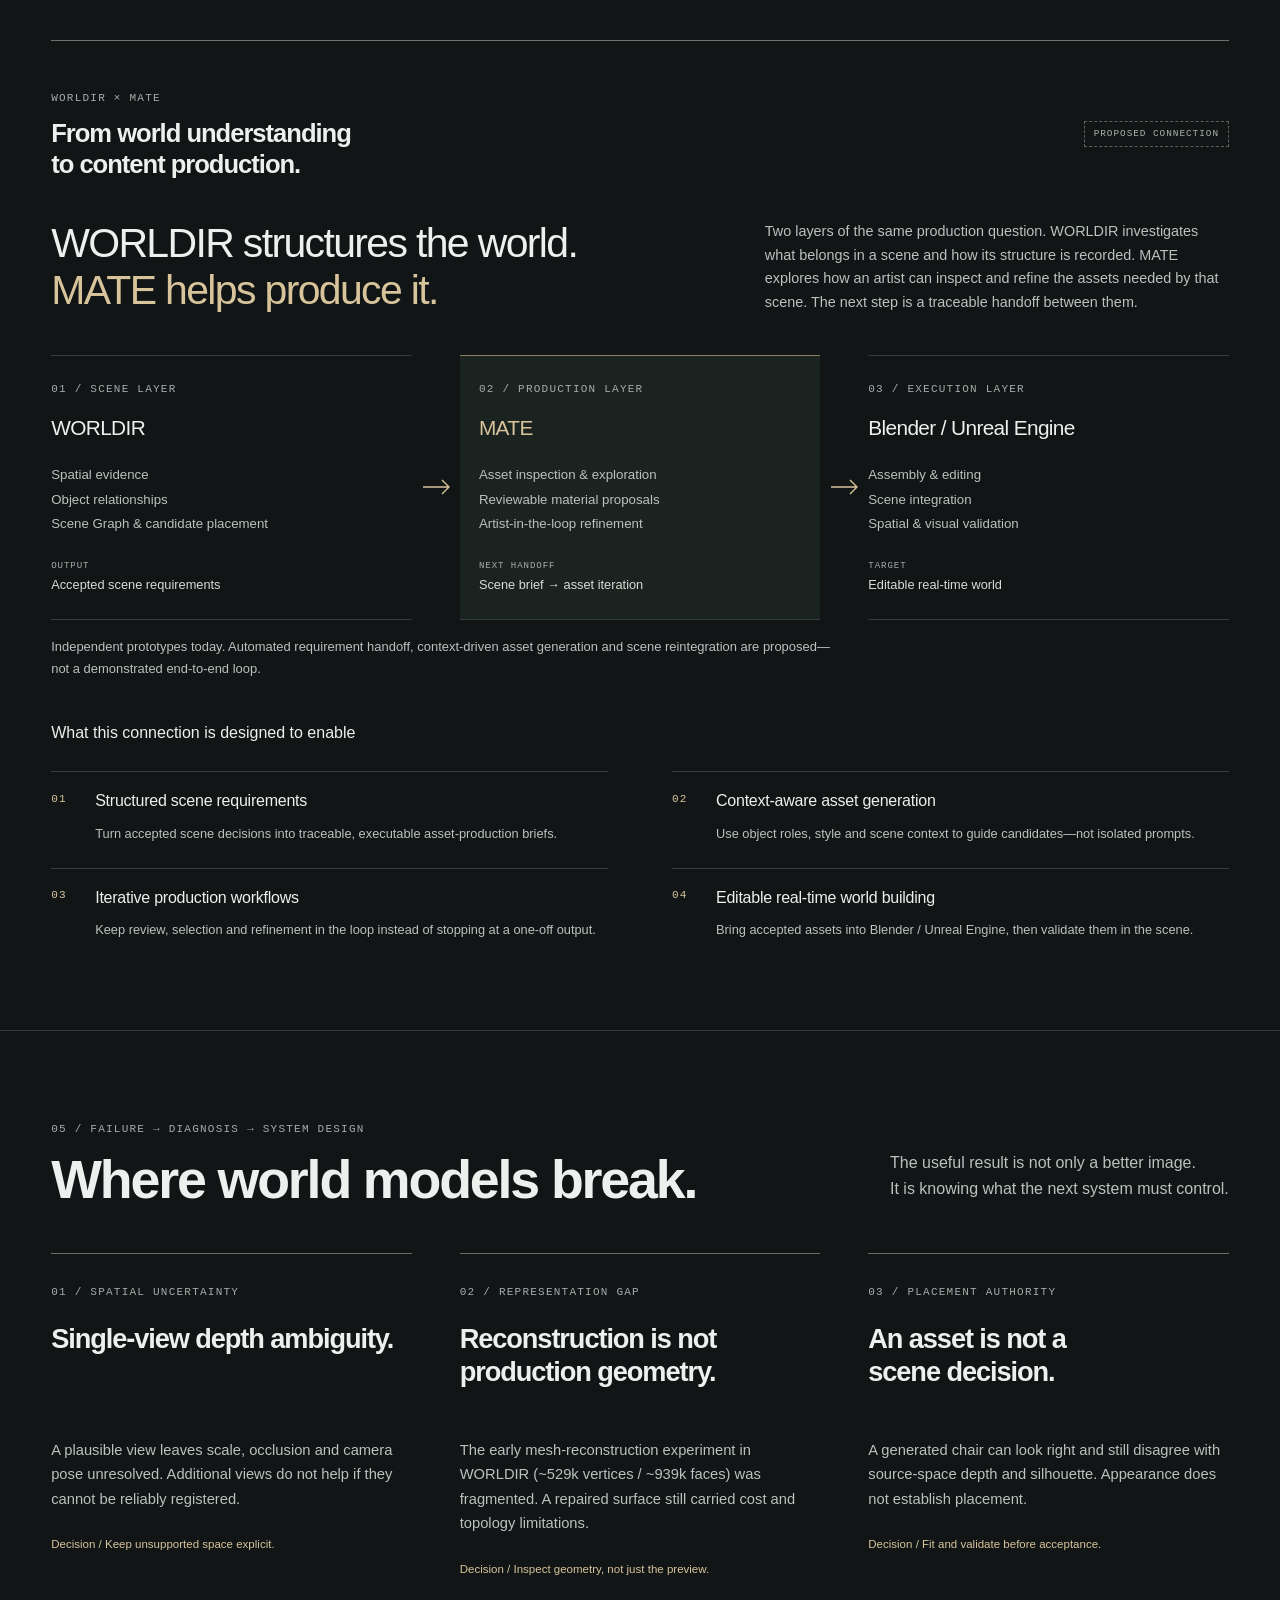
<file: en/index.html>
<!doctype html>
<html lang="en">
<head>
  <meta charset="utf-8">
  <meta name="viewport" content="width=device-width, initial-scale=1">
  <title>Kian Kang — 3D World Models &amp; Spatial Intelligence</title>
  <meta name="description" content="Portfolio of Kian Kang exploring world models, spatial intelligence, generative 3D and production-ready 3D pipelines.">
  <meta property="og:title" content="Kian Kang — 3D World Models &amp; Spatial Intelligence">
  <meta property="og:description" content="From world-model understanding to structured, editable 3D production systems. Experiments, evidence and engineering decisions behind WORLDIR.">
  <meta property="og:type" content="website">
  <meta property="og:locale" content="en_US">
  <meta property="og:site_name" content="Kian Kang">
  <meta property="og:url" content="https://k-k-ing.github.io/kian-worldmodel-portfolio/en/">
  <link rel="canonical" href="https://k-k-ing.github.io/kian-worldmodel-portfolio/en/">
  <meta property="og:image" content="https://k-k-ing.github.io/kian-worldmodel-portfolio/assets/worldir/evidence/evidence-087.webp">
  <meta property="og:image:alt" content="A genuine WORLDIR Blender corridor experiment with visible mesh structure">
  <meta name="twitter:card" content="summary_large_image">
  <link rel="icon" type="image/svg+xml" href="../assets/favicon.svg">
  <link rel="stylesheet" href="styles.css">
  <link rel="stylesheet" href="worldmodel.css">
  <script src="script.js" defer></script>
  <script src="worldmodel.js" defer></script>
</head>
<body class="wm-site">
  <a class="skip-link" href="#main">Skip to main content</a>
  <header class="site-header">
    <div class="header-inner">
      <a class="wordmark" href="#home" aria-label="Kian Kang home">KIAN KANG</a>
      <button class="nav-toggle" type="button" aria-label="Open navigation" aria-expanded="false" aria-controls="site-navigation" data-nav-toggle><span></span><span></span></button>
      <nav class="site-nav" id="site-navigation" aria-label="Main navigation" data-site-nav>
        <a href="#home">Home</a><a href="#worldir">WORLDIR</a><a href="#mate">MATE</a><a href="#experiments">Experiments</a><a href="#generative">Generative 3D</a><a href="#production">Production Systems</a><a href="#about">About</a><a href="resume-source.html">Resume</a><a class="wm-language" href="https://k-k-ing.github.io/kaixin-technical-art-portfolio/index.html" lang="zh-CN" hreflang="zh-CN" aria-label="View the main Chinese portfolio">中文</a>
      </nav>
    </div>
  </header>
  <main id="main">
    <section class="wm-hero" id="home" aria-labelledby="hero-title">
      <div class="container wm-hero-grid">
        <div class="wm-hero-copy" data-reveal>
          <p class="wm-meta">KIAN KANG <span>/</span> RESEARCH &amp; PRODUCTION</p>
          <h1 id="hero-title">3D World Models<br><span>&amp; Spatial Intelligence</span></h1>
          <p class="wm-lede">Building systems that turn world-model understanding into structured, editable and production-ready 3D environments.</p>
          <p class="wm-stackline">World Models · Spatial Reconstruction · Generative 3D<br>Unreal Engine · Blender · Python</p>
          <div class="button-row"><a class="button button-primary" href="#worldir">View WORLDIR <span aria-hidden="true">↗</span></a><a class="button" href="#experiments">Explore Experiments</a></div>
        </div>
        <figure class="wm-hero-visual" data-reveal>
          <div class="wm-image-frame"><button class="wm-image-button" type="button" data-lightbox aria-label="Inspect the WORLDIR Blender corridor experiment"><img src="../assets/worldir/evidence/evidence-087.webp" alt="WORLDIR corridor reconstruction in Blender with visible wireframe and a selected window asset candidate" width="1581" height="912" fetchpriority="high"></button><span class="wm-image-label">WORLDIR / BLENDER EXPERIMENT</span></div>
          <figcaption><span>RECONSTRUCTION → EDITABLE SCENE</span><span>Prototype evidence, not a finished world.</span></figcaption>
        </figure>
      </div>
      <div class="container wm-hero-foot"><span class="wm-meta">WORLD MODELS × SPATIAL INTELLIGENCE × PRODUCTION</span><a href="#question" class="wm-meta">THE QUESTION <span aria-hidden="true">↓</span></a></div>
    </section>

    <section class="section wm-question" id="question" aria-labelledby="question-title">
      <div class="container">
        <p class="wm-meta">01 / RESEARCH QUESTION</p>
        <div class="wm-editorial"><h2 id="question-title">How can a world model become a production tool?</h2><div class="wm-editorial-copy"><p>World models can suggest a convincing world. Production needs measurable spatial evidence, persistent scene structure, editable assets, deterministic execution and validation.</p><p>My work explores the layer between those two: turning uncertain understanding into decisions a 3D pipeline can inspect and execute.</p></div></div>
        <div class="wm-equation" data-reveal><span>Visual Fidelity</span><span class="wm-not-equal" aria-label="does not equal">≠</span><span>Spatial Reliability</span></div>
        <div class="wm-equation-labels"><span>WORLD MODEL OUTPUT</span><span>PRODUCTION SCENE</span></div>
      </div>
    </section>

    <section class="section wm-section-border" id="pipeline" aria-labelledby="pipeline-title">
      <div class="container">
        <div class="wm-section-head"><div><p class="wm-meta">02 / SYSTEM DIRECTION</p><h2 id="pipeline-title">Understanding needs structure.</h2></div><p>Models supply evidence, candidates and hypotheses.<br>They do not supply unquestionable spatial truth.</p></div>
        <div class="wm-pipeline" aria-label="Production system direction; not all stages are complete">
          <ol class="wm-flow wm-flow-input"><li><span>01</span>Reference /<br>world input</li><li><span>02</span>World model</li><li><span>03</span>Semantic +<br>spatial evidence</li></ol>
          <div class="wm-scene-graph"><span class="wm-meta">ACCEPTED DECISIONS / PROVENANCE / CONFIDENCE</span><h3>Scene Graph</h3><p>Store what is accepted. Keep what is unknown visible.</p><span class="wm-status development">IN DEVELOPMENT</span></div>
          <ol class="wm-flow wm-flow-output" start="4"><li><span>04</span>Asset generation /<br>retrieval</li><li><span>05</span>Scene compiler</li><li><span>06</span>Blender /<br>Unreal Engine</li><li><span>07</span>Editable<br>3D world</li></ol>
        </div>
        <div class="wm-pipeline-footer"><p>Models propose. <span>Scene Graph records.</span> Compiler executes.</p><span class="wm-note">Architecture direction · Stage-level progress below</span></div>
      </div>
    </section>

    <section class="section wm-worldir" id="worldir" aria-labelledby="worldir-title">
      <span id="work" class="wm-compat-anchor" aria-hidden="true"></span>
      <div class="container">
        <div class="wm-feature-title" data-reveal><div><p class="wm-meta">03 / FEATURED RESEARCH &amp; ENGINEERING</p><h2 id="worldir-title">WORLDIR</h2><p class="wm-feature-subtitle">World Model Assisted Scene Compiler</p></div><span class="wm-status development">IN DEVELOPMENT</span></div>
        <div class="wm-feature-intro"><p>WORLDIR explores how world-model outputs can be converted into structured, traceable and editable 3D scenes instead of being treated as final geometry.</p><div><span class="wm-meta">SEMANTICS → EVIDENCE → DECISIONS → EXECUTION</span><a class="text-link" href="#chair-workflow">Explore the replacement process <span aria-hidden="true">↗</span><small>Object fitting · wall generation · scene assembly</small></a><a class="text-link" href="#worldir-overview" data-open-overview>Implementation scope <span aria-hidden="true">↓</span></a></div></div>
        <div class="wm-feature-evidence">
          <figure class="wm-evidence"><button class="wm-image-button" type="button" data-lightbox aria-label="Inspect reconstruction versus production floor placement"><img src="../assets/worldir/evidence/evidence-134.webp" alt="Real floor-placement comparison: reconstruction retains unsupported gaps; production labels three design-inferred placements separately from observed ones" width="2048" height="1423" loading="lazy" decoding="async"></button><figcaption><strong>Evidence is not permission to invent.</strong> Reconstruction keeps gaps. Production may include explicit, traceable design inference.</figcaption></figure>
          <div class="wm-feature-notes"><p class="wm-meta">BOUNDED RESULT / FLOOR-ONLY CASE</p><h3>One mesh.<br>Nine placements.<br><span>Not nine guesses.</span></h3><p>Six placements are observed. Three are design-inferred and explicitly carry no geometric authority. The same mesh is reused without hiding that distinction.</p><div class="wm-version"><div><strong>WORLDIR v1</strong><span class="wm-status experimental">EXPERIMENTAL</span><p>Semantic understanding → structured assembly → editable UE actors.</p></div><div><strong>WORLDIR v2</strong><span class="wm-status development">IN DEVELOPMENT</span><p>Architecture + partial implementation. Floor decisions are demonstrated; the general resolver and full production loop are not complete.</p></div></div></div>
        </div>
        <p class="wm-meta wm-measurement-label">SELECTED PROTOTYPE MEASUREMENTS / DIFFERENT EXPERIMENTS, NOT ONE BENCHMARK</p>
        <dl class="wm-metrics"><div><dt>Early Gaussian dataset</dt><dd>500k <span>splats</span></dd><p>Source-space reconstruction evidence; not accuracy.</p></div><div><dt>Pixel-to-3D test</dt><dd>17 / 20</dd><p>XYZ-supported queries. Three unsupported holes.</p></div><div><dt>Floor placement experiment</dt><dd>6 + 3</dd><p>Observed + design-inferred. Floor-only case.</p></div><div><dt>Reusable production geometry</dt><dd>1 <span>mesh</span></dd><p>Shared by nine floor placements.</p></div></dl>
        <details class="wm-overview" id="worldir-overview"><summary>WORLDIR / Case-study overview &amp; current scope</summary><div class="wm-overview-grid"><article><p class="wm-meta">THE QUESTION</p><h3>Can understanding become an editable world?</h3><p>Astra supplied a semantic and layout baseline, not a geometric constraint. Camera registration, source-space reconstruction and generated-asset fitting exposed the need for explicit authority and provenance.</p></article><article><p class="wm-meta">ENGINEERING DECISION</p><h3>Separate evidence from accepted decisions.</h3><p>Preserve unknown regions; label design inference; compile accepted placements instead of allowing visual plausibility to overwrite spatial facts. This separation is demonstrated in the floor case, not yet as a complete scene service.</p></article></div><div class="wm-stage-list"><div><span class="wm-status implemented">IMPLEMENTED</span><p>v1 structured UE actor assembly; v2 observed/inferred floor records and one-mesh placement compilation.</p></div><div><span class="wm-status experimental">EXPERIMENTAL</span><p>Astra baseline, Gaussian/PLY queries, registration, WORLDIR mesh-repair experiments and isolated asset fitting.</p></div><div><span class="wm-status development">IN DEVELOPMENT</span><p>General Scene Graph and integration of the separate pipeline stages.</p></div><div><span class="wm-status proposed">PROPOSED</span><p>General Asset Resolver and complete Blender-to-UE production-validation loop.</p></div><div><span class="wm-status future">FUTURE</span><p>Interactive, exploration-conditioned generation and continuous world building.</p></div></div></details>
        <section class="wm-replacement" id="chair-workflow" aria-labelledby="replacement-title">
          <div class="wm-section-head">
            <div><p class="wm-meta">CASE 02 / GENERATED-ASSET REPLACEMENT</p><h3 id="replacement-title">From a reference image<br>to an editable object.</h3></div>
            <div><span class="wm-status experimental">ISOLATED CHAIR EXPERIMENT</span><p class="wm-note">A documented replacement workflow with a manual acceptance decision. This historical experiment is separate from the v2 floor case above.</p></div>
          </div>
          <p class="wm-medium-lede">The reconstruction provides a place to work. A generated mesh provides an object to edit. The challenge is deciding whether the two agree well enough to use together.</p>
          <nav class="wm-replacement-nav" aria-label="Chair replacement process">
            <a href="#chair-reference"><span>01</span> Prepare the reference</a><a href="#chair-candidate"><span>02</span> Inspect the mesh</a><a href="#chair-fit"><span>03</span> Fit &amp; diagnose</a><a href="#chair-decision"><span>04</span> Review &amp; accept</a><a href="#chair-result"><span>05</span> Return to the scene</a>
          </nav>

          <article class="wm-replacement-step" id="chair-reference">
            <div class="wm-step-copy"><p class="wm-meta">01 / REFERENCE PREPARATION</p><h4>Isolate what needs to be rebuilt.</h4><p>The chair is first identified in the room image, then represented as a standalone appearance reference. This gives asset generation a focused subject instead of asking it to reproduce the entire room at once.</p><p>The prepared image helps describe the upholstery, silhouette and proportions. It is a generation input—not a measurement of the chair’s hidden geometry or its world-space position.</p></div>
            <div class="wm-replacement-pair wm-reference-pair">
              <figure class="wm-evidence"><button class="wm-image-button" type="button" data-lightbox aria-label="Enlarge the original chair reference crop"><img src="../assets/worldir/replacement/reference-crop.webp" alt="Small original reference crop of the chair within the furnished room" width="193" height="228" loading="lazy" decoding="async"></button><figcaption>Scene reference / the original crop is only 193 × 228 pixels.</figcaption></figure>
              <figure class="wm-evidence"><button class="wm-image-button" type="button" data-lightbox aria-label="Enlarge the prepared chair appearance reference"><img src="../assets/worldir/replacement/prepared-reference.webp" alt="Isolated chair appearance reference prepared for asset generation" width="1254" height="1254" loading="lazy" decoding="async"></button><figcaption>Prepared reference / appearance guidance for a separate asset.</figcaption></figure>
            </div>
          </article>

          <article class="wm-replacement-step" id="chair-candidate">
            <div class="wm-step-copy"><p class="wm-meta">02 / CANDIDATE ASSET</p><h4>Generate an object, then inspect it as geometry.</h4><p>An external generative-3D tool supplies the mesh candidate. Multi-view inspection makes its silhouette, backrest, seat and base available for comparison before placement.</p><p>The exported axes and semantic directions need separate checks: a native “+Z view” is not automatically the front of the chair. The original inspection labels retain that uncertainty.</p></div>
            <div class="wm-replacement-pair">
              <figure class="wm-evidence"><button class="wm-image-button" type="button" data-lightbox aria-label="Inspect the generated chair from four native-axis views"><img src="../assets/worldir/replacement/candidate-views.webp" alt="Four views of the generated chair, with native glTF axes and semantic directions marked unverified" width="1280" height="1280" loading="lazy" decoding="async"></button><figcaption>Appearance and silhouette / native-axis inspection views.</figcaption></figure>
              <figure class="wm-evidence"><button class="wm-image-button" type="button" data-lightbox aria-label="Inspect the color-coded chair component views"><img src="../assets/worldir/replacement/component-views.webp" alt="Color-coded chair backrest, seat, support and base shown from four views" width="1280" height="1280" loading="lazy" decoding="async"></button><figcaption>Component inspection / distinct regions make structural comparisons easier.</figcaption></figure>
            </div>
          </article>

          <article class="wm-replacement-step" id="chair-fit">
            <div class="wm-step-copy"><p class="wm-meta">03 / SOURCE-SPACE FITTING</p><h4>Appearance is a starting point. Placement needs evidence.</h4><p>The candidate is fitted against the source reconstruction, checking position, orientation and uniform scale. The fragmented source chair supplies spatial evidence; the generated mesh supplies a more complete surface.</p><p>Projection and depth checks reveal disagreements that a clean asset preview can hide. A visually similar outline can still sit at the wrong depth or extend beyond the source surface.</p></div>
            <div class="wm-replacement-pair">
              <figure class="wm-evidence"><button class="wm-image-button" type="button" data-lightbox aria-label="Inspect the fragmented source chair geometry"><img src="../assets/worldir/replacement/source-chair.webp" alt="Fragmented source proxy of the chair with incomplete seat and backrest surfaces" width="960" height="960" loading="lazy" decoding="async"></button><figcaption>Source proxy / incomplete spatial evidence.</figcaption></figure>
              <figure class="wm-evidence"><button class="wm-image-button" type="button" data-lightbox aria-label="Inspect the fitted chair asset candidate"><img src="../assets/worldir/replacement/fitted-candidate.webp" alt="Textured generated chair candidate shown independently for inspection" width="960" height="960" loading="lazy" decoding="async"></button><figcaption>Generated candidate / complete-looking geometry still needs a placement decision.</figcaption></figure>
            </div>
          </article>

          <div class="wm-fit-review">
            <figure class="wm-evidence wm-fit-diagnostic"><button class="wm-image-button" type="button" data-lightbox aria-label="Read the original source-fit diagnostic and depth-support measurement"><img src="../assets/worldir/replacement/depth-diagnostic.webp" alt="Original NOT AN APPROVED REPLACEMENT diagnostic: cyan source, green depth support, orange candidate; 47.5 percent source pixels depth-supported at 0.05" width="650" height="960" loading="lazy" decoding="async"></button><figcaption>Earlier diagnostic / original status and measurement labels preserved.</figcaption></figure>
            <div class="wm-fit-findings"><p class="wm-meta">WHAT THE CHECKS ACTUALLY SHOW</p><h4>Two measurements.<br>Two different questions.</h4><dl><div><dt>90.7% <span>held-out surface samples</span></dt><dd>Within 0.05 source units after refitting. Position, orientation and uniform-scale checks passed in this chair experiment.</dd></div><div><dt>47.5% <span>source-pixel depth support</span></dt><dd>The earlier diagnostic reports source pixels depth-supported at 0.05. This is a different test, not an alternative accuracy score or replacement success rate.</dd></div></dl><p class="wm-note">Source units are not calibrated meters. The review still found view-dependent depth differences and a backrest extending beyond the source geometry.</p></div>
          </div>

          <article class="wm-acceptance" id="chair-decision">
            <div class="wm-step-copy"><p class="wm-meta">04 / REVIEW &amp; ACCEPTANCE</p><h4>A useful fit still needs an explicit decision.</h4><p>The initial review kept the chair as a candidate because local mismatches remained. I then reviewed the in-scene comparison and accepted the replacement for this example using a more permissive production tolerance.</p><p>That decision changes the asset’s acceptance state; it does not erase the recorded differences or establish a universal threshold. Keeping the earlier rejection visible explains why human judgment is part of the workflow.</p></div>
            <details class="wm-review-sheet"><summary>Inspect the original pre-acceptance review sheet</summary><figure class="wm-evidence"><button class="wm-image-button" type="button" data-lightbox aria-label="Enlarge the original multi-view review sheet labelled candidate NOT accepted"><img src="../assets/worldir/replacement/pre-acceptance-review.webp" alt="Historical multi-view source versus candidate comparison, labelled candidate NOT accepted, with an uncalibrated reference observer and matching local comparison cameras" width="2036" height="2920" loading="lazy" decoding="async"></button><figcaption>Historical review state / this sheet predates manual acceptance. Its original labels have not been rewritten.</figcaption></figure></details>
          </article>

          <article class="wm-replacement-result" id="chair-result">
            <div class="wm-section-head"><div><p class="wm-meta">05 / SCENE REVIEW</p><h4>Replace the object.<br>Keep the spatial context.</h4></div><p>The supplied Blender views show the generated chair placed back into the room and available as a separate, selectable object.</p></div>
            <div class="wm-result-grid">
              <div>
                <div class="wm-comparison-controls" role="group" aria-label="Recorded local scene views" hidden data-chair-controls><button type="button" aria-pressed="true" aria-controls="chair-view-before" data-chair-view="before">Before placement</button><button type="button" aria-pressed="false" aria-controls="chair-view-after" data-chair-view="after">With replacement</button></div>
                <figure class="wm-evidence" id="chair-view-before" data-chair-panel="before"><button class="wm-image-button" type="button" data-lightbox aria-label="Inspect the local scene without the replacement chair"><img src="../assets/worldir/replacement/before-placement.webp" alt="Local scene view with an empty chair region before the replacement is shown" width="960" height="960" loading="lazy" decoding="async"></button><figcaption>Before placement / the local scene without the generated chair.</figcaption></figure>
                <figure class="wm-evidence" id="chair-view-after" data-chair-panel="after"><button class="wm-image-button" type="button" data-lightbox aria-label="Inspect the same local scene with the replacement chair"><img src="../assets/worldir/replacement/after-placement.webp" alt="Local scene view with the generated chair placed among the reconstructed surroundings" width="960" height="960" loading="lazy" decoding="async"></button><figcaption>With replacement / the generated chair inside the reconstructed room.</figcaption></figure>
                <p class="wm-note">Recorded comparison images—not a live browser reconstruction or compiler.</p>
              </div>
              <div class="wm-result-context">
                <figure class="wm-evidence"><button class="wm-image-button" type="button" data-lightbox aria-label="Inspect the full room after chair replacement"><img src="../assets/worldir/replacement/room-after.webp" alt="Wide room view after manual acceptance of the generated chair replacement" width="1200" height="1000" loading="lazy" decoding="async"></button><figcaption>Room-scale review / assess the chair in its surrounding layout.</figcaption></figure>
                <figure class="wm-evidence"><button class="wm-image-button" type="button" data-lightbox aria-label="Inspect the independently selected chair in Blender wireframe"><img src="../assets/worldir/replacement/blender-selection.webp" alt="Blender wireframe view with only the chair outlined in orange as a separately selected object" width="1535" height="865" loading="lazy" decoding="async"></button><figcaption>Blender inspection / a distinct object, rather than detail embedded in an image.</figcaption></figure>
              </div>
            </div>
            <p class="wm-reference-note">The soft, fragmented surroundings are retained reconstruction / Gaussian-scene reference layers, used to judge position, scale and layout. They are not the final asset geometry. Keeping references separate allows them to be hidden as individual meshes are generated, checked and placed.</p>
          </article>

          <div class="wm-replacement-takeaway"><div><p class="wm-meta">MY CONTRIBUTION</p><h4>Connecting generation to a scene decision.</h4><p>I developed and tested the workflow around reference preparation, candidate inspection, source-space fitting, diagnostic comparisons and Blender scene review. External models provide the reconstruction and generated asset; my work connects those outputs and makes acceptance explicit.</p></div><div><p class="wm-meta">RESULT &amp; BOUNDARY</p><h4>One accepted replacement, with its limitations retained.</h4><p>This case demonstrates a generated chair fitted, reviewed and manually accepted in a reconstructed room. It does not establish collision readiness, real-world metric accuracy or an automated whole-scene replacement service. The chair experiment and the v2 floor decision / instancing case validate different parts of that broader direction.</p></div></div>
        </section>

        <nav class="wm-case-links" aria-label="WORLDIR scene-building cases"><a href="#chair-workflow">Object replacement <span aria-hidden="true">↑</span></a><a href="#wall-generation">Wall generation <span aria-hidden="true">↓</span></a><a href="#multi-object-replacement">Multi-object replacement <span aria-hidden="true">↓</span></a></nav>

        <section class="wm-replacement wm-wall-case" id="wall-generation" aria-labelledby="wall-title">
          <div class="wm-section-head"><div><p class="wm-meta">CASE 03 / WALL GENERATION</p><h3 id="wall-title">Give the scene<br>an editable architectural shell.</h3></div><div><span class="wm-status experimental">SOURCE-CONSTRAINED EXPERIMENT</span><p class="wm-note">A room-scale geometry study. The reference image, source reconstruction and generated shell remain distinct representations.</p></div></div>
          <p class="wm-medium-lede">Replacing furniture is only part of building a usable scene. The room also needs surfaces that can be inspected and edited independently of the noisy reconstruction.</p>

          <div class="wm-wall-heading"><p class="wm-meta">01 / READ THE ROOM BOUNDARY</p><h4>Compare the footprint at different heights.</h4><p>The low, middle and high floor-relative slices show how the proposed wall segments relate to source-space samples. Looking across heights helps distinguish a recurring room boundary from local clutter. The dashed opening remains visible rather than being presented as a measured wall.</p></div>
          <figure class="wm-evidence"><div class="wm-slice-scroll" tabindex="0" role="region" aria-label="Low, middle and high source slices; scroll horizontally on smaller screens"><button class="wm-image-button" type="button" data-lightbox aria-label="Enlarge the three height slices and proposed wall boundaries"><img src="../assets/worldir/scene-building/wall-slices.webp" alt="Low, middle and high floor-relative source slices with colored wall segments; dashed lines denote an opening" width="1680" height="620" loading="lazy" decoding="async"></button></div><figcaption>Source-space boundary study / low, mid and high slices. <span class="wm-mobile-scroll-note">Swipe across the diagram or tap to enlarge.</span></figcaption></figure>

          <div class="wm-wall-heading"><p class="wm-meta">02 / CHECK THE PROJECTION</p><h4>Review the shell against its source camera.</h4><p>The comparison brings together the reference photo, Marble reconstruction, an unfurnished architectural shell and projected wall edges. The shell and edge overlay use the source camera, making their relationship to the reconstruction directly inspectable.</p><p class="wm-note">The reference-photo view is explicitly not independently calibrated. This is a source-space consistency check, not proof of metric accuracy against the photographed room.</p></div>
          <figure class="wm-evidence"><button class="wm-image-button" type="button" data-lightbox aria-label="Read the original reference, reconstruction, architecture and wall-edge comparison"><img src="../assets/worldir/scene-building/wall-projection-review.webp" alt="Four-panel review: uncalibrated reference photo, Marble source camera, architectural shell from the same source camera, and projected source-constrained wall edges" width="1800" height="1160" loading="lazy" decoding="async"></button><figcaption>Original comparison labels preserved / reference, source, architecture and edge projection. <a class="text-link" href="../assets/worldir/scene-building/wall-projection-review.webp" target="_blank" rel="noopener">Open full-resolution image ↗</a></figcaption></figure>

          <div class="wm-wall-heading"><p class="wm-meta">03 / INSPECT THE GENERATED GEOMETRY</p><h4>Separate architecture from appearance.</h4><p>The interior and exterior views expose the room shell without furniture or reconstructed texture. This makes the wall shape, corners and opening easier to inspect before detailed assets are considered together in the scene.</p></div>
          <div class="wm-replacement-pair wm-wall-views">
            <figure class="wm-evidence"><button class="wm-image-button" type="button" data-lightbox aria-label="Inspect the generated room shell from inside"><img src="../assets/worldir/scene-building/wall-interior.webp" alt="Untextured interior view of the generated room shell with walls, ceiling and floor" width="1200" height="1000" loading="lazy" decoding="async"></button><figcaption>Interior / inspect the enclosure without furniture.</figcaption></figure>
            <figure class="wm-evidence"><button class="wm-image-button" type="button" data-lightbox aria-label="Inspect the generated room shell from outside"><img src="../assets/worldir/scene-building/wall-exterior.webp" alt="Exterior oblique view of the generated architectural shell with its entrance open" width="1200" height="1000" loading="lazy" decoding="async"></button><figcaption>Exterior / inspect the footprint, wall turns and open entrance.</figcaption></figure>
          </div>
          <p class="wm-reference-note">Result: an inspectable architectural shell alongside its source evidence. These views document geometry generation and review; watertightness, collision behavior and physical dimensions require separate validation.</p>
        </section>

        <section class="wm-replacement wm-multi-case" id="multi-object-replacement" aria-labelledby="multi-title">
          <div class="wm-section-head"><div><p class="wm-meta">CASE 04 / MULTI-OBJECT REPLACEMENT</p><h3 id="multi-title">Bring the replacements<br>back into one room.</h3></div><div><span class="wm-status experimental">SCENE ASSEMBLY STUDY</span><p class="wm-note">Scene-level evidence, with reconstruction references still visible.</p></div></div>
          <p class="wm-medium-lede">A single object can look convincing on its own. Multiple replacements need to work together: furniture must relate to the walls, equipment to the work surfaces, and every object to the surrounding layout.</p>
          <div class="wm-multi-overview"><figure class="wm-evidence"><button class="wm-image-button" type="button" data-lightbox aria-label="Inspect the room-scale replacement and architecture review"><img src="../assets/worldir/scene-building/assembled-room.webp" alt="Room-scale scene review with the chair and architectural surfaces visible among retained reconstruction fragments" width="1200" height="1000" loading="lazy" decoding="async"></button><figcaption>Room-scale review / architectural surfaces and placed assets share the reconstructed context.</figcaption></figure><div class="wm-step-copy"><p class="wm-meta">FROM OBJECT FIT TO SCENE COHERENCE</p><h4>Review relationships, not just individual silhouettes.</h4><p>This assembly study extends the presentation beyond the chair to the room’s work surfaces, wall-mounted equipment and entrance structure. The Blender views show these elements together, so their relative scale, placement and visual alignment can be reviewed in context.</p><p>The remaining fragmented areas make the mixed state visible: generated geometry and retained reconstruction references coexist while the scene is being rebuilt.</p></div></div>
          <div class="wm-replacement-pair wm-assembly-views">
            <figure class="wm-evidence"><button class="wm-image-button" type="button" data-lightbox aria-label="Inspect the first Blender multi-object assembly view"><img src="../assets/worldir/scene-building/multi-object-view-a.webp" alt="Blender assembly view containing the chair, work surfaces, mounted equipment and entrance structure alongside source reference fragments" width="1565" height="915" loading="lazy" decoding="async"></button><figcaption>Blender view A / furniture, equipment and the entrance in one scene.</figcaption></figure>
            <figure class="wm-evidence"><button class="wm-image-button" type="button" data-lightbox aria-label="Inspect the second Blender multi-object assembly view"><img src="../assets/worldir/scene-building/multi-object-view-b.webp" alt="Second Blender view of the assembled room, showing the right-front architectural wall element and nearby placed assets" width="1568" height="913" loading="lazy" decoding="async"></button><figcaption>Blender view B / another angle on the architectural boundary and asset placement.</figcaption></figure>
          </div>
          <div class="wm-replacement-takeaway wm-assembly-takeaway"><div><p class="wm-meta">WHAT THIS ADDS</p><h4>Object, architecture and context.</h4><p>The chair case shows an individual fitting and acceptance decision. The wall study adds an architectural shell. These assembly views bring the work into a shared scene for further inspection and editing.</p></div><div><p class="wm-meta">WHAT STILL NEEDS VALIDATION</p><h4>Scene-wide acceptance is a separate check.</h4><p>The chair’s 90.7% surface-sample measurement applies only to that chair test. These multi-object views do not establish the same fit for every asset, automated batch acceptance, collision clearance or a completed v2 end-to-end pipeline.</p></div></div>
        </section>

        <div class="wm-film"><div><p class="wm-meta">PROTOTYPE FILM / 01:37</p><h3>See the system direction.</h3><p>The supplied WORLDIR film presents the prototype and its intended architecture. Current implementation scope is documented above.</p></div><video controls playsinline preload="none" poster="../assets/worldir/evidence/evidence-087.webp" aria-label="WORLDIR prototype film"><source src="../assets/worldir/video/worldir-film.mp4" type="video/mp4">Your browser does not support video. <a href="../assets/worldir/video/worldir-film.mp4">Open the prototype film</a>.</video></div>
      </div>
    </section>

    <section class="section wm-section-border wm-mate" id="mate" aria-labelledby="mate-title">
      <div class="container">
        <div class="wm-mate-feature">
          <div class="wm-feature-title" data-reveal><div><p class="wm-meta">04 / ASSET ITERATION &amp; PRODUCTION</p><h2 id="mate-title">MATE</h2><p class="wm-feature-subtitle">AI-Assisted Content Production<br>for 3D World Building</p></div><span class="wm-status implemented">FUNCTIONAL PROTOTYPE</span></div>
          <div class="wm-mate-grid">
            <div class="wm-mate-copy" data-reveal>
              <p class="wm-medium-lede">WORLDIR asks what a scene needs.<br>MATE explores how artists can keep shaping the assets that answer those needs.</p>
              <p>If WORLDIR investigates scene understanding and spatial compilation, MATE focuses on the production layer that comes next: inspectable assets, reviewable AI proposals and artist-controlled iteration.</p>
              <dl class="wm-mate-capabilities">
                <div><dt>Import &amp; inspect</dt><dd>GLB assets, multi-view capture and UV preflight.</dd></div>
                <div><dt>Review &amp; bind</dt><dd>AI material proposals, human review and real target bindings.</dd></div>
                <div><dt>Iterate &amp; compare</dt><dd>Editable effect stacks, parameter refinement and original / treated previews.</dd></div>
              </dl>
              <div class="button-row"><a class="button" href="projects/mate.html">View MATE Case Study <span aria-hidden="true">↗</span></a><a class="text-link" href="projects/mate.html#demo">Watch the workflow <span aria-hidden="true">↗</span></a></div>
            </div>
            <figure class="wm-evidence wm-mate-visual"><button class="wm-image-button" type="button" data-lightbox aria-label="Inspect MATE's English material-iteration interface"><img src="../assets/en/mate/screens/effect-stack.webp" alt="MATE's real English interface: an aircraft material preview beside artist-controlled paint-chipping parameters and an editable effect stack" width="2559" height="1377" loading="lazy" decoding="async"></button><figcaption><strong>Material control after generation.</strong> Actual prototype interface—not a simulated editor. The recorded workflow includes English subtitles.</figcaption></figure>
          </div>
          <p class="wm-note wm-mate-scope"><strong>Demonstrated today /</strong> Asset inspection, AI-assisted material review and interactive surface iteration. Texture baking, PBR output and asset packaging are not yet complete.</p>
        </div>

        <section class="wm-layer-story" id="worldir-mate" aria-labelledby="layer-story-title">
          <div class="wm-layer-heading"><div><p class="wm-meta">WORLDIR × MATE</p><h3 id="layer-story-title">From world understanding<br>to content production.</h3></div><span class="wm-status proposed">PROPOSED CONNECTION</span></div>
          <div class="wm-layer-intro"><p class="wm-layer-statement">WORLDIR structures the world.<br><span>MATE helps produce it.</span></p><p>Two layers of the same production question. WORLDIR investigates what belongs in a scene and how its structure is recorded. MATE explores how an artist can inspect and refine the assets needed by that scene. The next step is a traceable handoff between them.</p></div>
          <ol class="wm-layer-flow" aria-label="Proposed scene-to-asset production architecture">
            <li class="wm-layer-node"><p class="wm-meta">01 / SCENE LAYER</p><h4>WORLDIR</h4><p>Spatial evidence<br>Object relationships<br>Scene Graph &amp; candidate placement</p><div class="wm-layer-deliverable"><span>OUTPUT</span>Accepted scene requirements</div><svg class="wm-layer-arrow" width="32" height="20" viewBox="0 0 32 20" fill="none" aria-hidden="true"><path d="M2 10h26M21 3l7 7-7 7" stroke="currentColor" stroke-width="1.4"/></svg></li>
            <li class="wm-layer-node wm-layer-node-production"><p class="wm-meta">02 / PRODUCTION LAYER</p><h4>MATE</h4><p>Asset inspection &amp; exploration<br>Reviewable material proposals<br>Artist-in-the-loop refinement</p><div class="wm-layer-deliverable"><span>NEXT HANDOFF</span>Scene brief → asset iteration</div><svg class="wm-layer-arrow" width="32" height="20" viewBox="0 0 32 20" fill="none" aria-hidden="true"><path d="M2 10h26M21 3l7 7-7 7" stroke="currentColor" stroke-width="1.4"/></svg></li>
            <li class="wm-layer-node"><p class="wm-meta">03 / EXECUTION LAYER</p><h4>Blender / Unreal Engine</h4><p>Assembly &amp; editing<br>Scene integration<br>Spatial &amp; visual validation</p><div class="wm-layer-deliverable"><span>TARGET</span>Editable real-time world</div></li>
          </ol>
          <p class="wm-note wm-layer-boundary">Independent prototypes today. Automated requirement handoff, context-driven asset generation and scene reintegration are proposed—not a demonstrated end-to-end loop.</p>
          <h4 class="wm-layer-goals-title">What this connection is designed to enable</h4>
          <ol class="wm-layer-goals">
            <li><span class="wm-meta">01</span><div><h5>Structured scene requirements</h5><p>Turn accepted scene decisions into traceable, executable asset-production briefs.</p></div></li>
            <li><span class="wm-meta">02</span><div><h5>Context-aware asset generation</h5><p>Use object roles, style and scene context to guide candidates—not isolated prompts.</p></div></li>
            <li><span class="wm-meta">03</span><div><h5>Iterative production workflows</h5><p>Keep review, selection and refinement in the loop instead of stopping at a one-off output.</p></div></li>
            <li><span class="wm-meta">04</span><div><h5>Editable real-time world building</h5><p>Bring accepted assets into Blender / Unreal Engine, then validate them in the scene.</p></div></li>
          </ol>
        </section>
      </div>
    </section>

    <section class="section wm-section-border" id="failures" aria-labelledby="failures-title">
      <div class="container"><div class="wm-section-head"><div><p class="wm-meta">05 / FAILURE → DIAGNOSIS → SYSTEM DESIGN</p><h2 id="failures-title">Where world models break.</h2></div><p>The useful result is not only a better image.<br>It is knowing what the next system must control.</p></div><div class="wm-failures">
        <article><span class="wm-meta">01 / SPATIAL UNCERTAINTY</span><h3>Single-view depth ambiguity.</h3><p>A plausible view leaves scale, occlusion and camera pose unresolved. Additional views do not help if they cannot be reliably registered.</p><p class="wm-decision">Decision / Keep unsupported space explicit.</p></article>
        <article><span class="wm-meta">02 / REPRESENTATION GAP</span><h3>Reconstruction is not production geometry.</h3><p>The early mesh-reconstruction experiment in WORLDIR (~529k vertices / ~939k faces) was fragmented. A repaired surface still carried cost and topology limitations.</p><p class="wm-decision">Decision / Inspect geometry, not just the preview.</p></article>
        <article><span class="wm-meta">03 / PLACEMENT AUTHORITY</span><h3>An asset is not a scene decision.</h3><p>A generated chair can look right and still disagree with source-space depth and silhouette. Appearance does not establish placement.</p><p class="wm-decision">Decision / Fit and validate before acceptance.</p></article>
      </div></div>
    </section>

    <section class="section wm-section-border" id="experiments" aria-labelledby="experiments-title">
      <div class="container"><div class="wm-section-head"><div><p class="wm-meta">06 / RESEARCH NOTEBOOK</p><h2 id="experiments-title">Spatial Experiments</h2></div><div><p class="wm-note">Tests, failures and bounded results—not a gallery of final worlds.</p><div class="wm-scroll-controls" aria-label="Experiment navigation"><button type="button" data-experiment-scroll="-1" aria-label="Previous experiments" aria-controls="experiment-ribbon">←</button><button type="button" data-experiment-scroll="1" aria-label="Next experiments" aria-controls="experiment-ribbon">→</button></div></div></div>
        <div class="wm-experiments" id="experiment-ribbon" tabindex="0" aria-label="Five spatial experiments; scroll horizontally">
          <article class="wm-experiment"><p class="wm-meta">EXP. 01 / PROJECTION</p><button class="wm-image-button" type="button" data-lightbox aria-label="Inspect camera registration evidence"><img src="../assets/worldir/evidence/evidence-017.webp" alt="Reference image compared with a Gaussian projection during camera registration" width="1024" height="682" loading="lazy" decoding="async"></button><h3>Camera Registration</h3><p><strong>Question /</strong> Can a reconstructed source align with a reference camera?</p><p><strong>Result /</strong> Projection alignment tested. Later supplementary views remained unregistered.</p><span class="wm-status experimental">EXPERIMENTAL</span></article>
          <article class="wm-experiment"><p class="wm-meta">EXP. 02 / SOURCE SPACE</p><button class="wm-image-button" type="button" data-lightbox aria-label="Inspect Gaussian source-space evidence"><img src="../assets/worldir/evidence/evidence-092.webp" alt="Genuine corridor projection with confidence-labelled source splat samples" width="1200" height="779" loading="lazy" decoding="async"></button><h3>Gaussian / PLY</h3><p><strong>Question /</strong> What spatial evidence can a visual reconstruction provide?</p><p><strong>Result /</strong> Source-space queries and confidence overlays. Not calibrated metric geometry.</p><span class="wm-status experimental">EXPERIMENTAL</span></article>
          <article class="wm-experiment"><p class="wm-meta">EXP. 03 / MESH REPAIR</p><div class="wm-paired"><button class="wm-image-button" type="button" data-lightbox aria-label="Inspect failed fragmented WORLDIR output"><img src="../assets/worldir/evidence/evidence-071.webp" alt="Failed WORLDIR sofa made of disconnected fragments in Blender" width="1589" height="913" loading="lazy" decoding="async"></button><button class="wm-image-button" type="button" data-lightbox aria-label="Inspect repaired continuous WORLDIR output"><img src="../assets/worldir/evidence/evidence-074.webp" alt="WORLDIR sofa with a substantially continuous surface after checkpoint-key repair" width="882" height="507" loading="lazy" decoding="async"></button><span>FAILED → REPAIRED</span></div><h3>WORLDIR Reconstruction</h3><p><strong>Question /</strong> Why did dense output become disconnected fragments?</p><p><strong>Result /</strong> After weight-key repair, 99.471% of faces belong to the largest connected component. Residual defects remain. Archived specialist experiment—not the main pipeline.</p><span class="wm-status experimental">EXPERIMENTAL</span></article>
          <article class="wm-experiment"><p class="wm-meta">EXP. 04 / CANDIDATE FIT</p><button class="wm-image-button" type="button" data-lightbox aria-label="Inspect the fitted generated chair in Blender"><img src="../assets/worldir/evidence/evidence-065.webp" alt="Blender scene inspecting an external generated chair placed into a reconstructed room" width="1347" height="869" loading="lazy" decoding="async"></button><h3>External Asset Fitting</h3><p><strong>Question /</strong> Can an external asset occupy reconstructed source space?</p><p><strong>Result /</strong> Chair fitting and held-out geometry checks. A manual acceptance threshold, not general automatic success.</p><span class="wm-status experimental">EXPERIMENTAL</span></article>
          <article class="wm-experiment"><p class="wm-meta">EXP. 05 / PIXEL → XYZ</p><button class="wm-image-button" type="button" data-lightbox aria-label="Inspect single-view spatial estimation"><img src="../assets/worldir/evidence/evidence-027.webp" alt="Panoramic pixel-to-XYZ test showing seventeen supported query points and three unsupported points" width="2048" height="1294" loading="lazy" decoding="async"></button><h3>Single-view Spatial Estimation</h3><p><strong>Question /</strong> Where does a pixel have supported 3D evidence?</p><p><strong>Result /</strong> 17 of 20 queried points supported; three fell into holes. Uncertainty is part of the output.</p><span class="wm-status experimental">EXPERIMENTAL</span></article>
        </div><p class="wm-note wm-ribbon-note">Scroll to explore <span aria-hidden="true">→</span> <span>Each image opens the original experimental evidence.</span></p>
      </div>
    </section>

    <section class="section wm-section-border" id="boundaries" aria-labelledby="boundaries-title">
      <div class="container"><div class="wm-section-head"><div><p class="wm-meta">07 / CAPABILITY BOUNDARIES</p><h2 id="boundaries-title">Different systems.<br>Different authority.</h2></div><p>A pipeline becomes reliable when each component is responsible for what it can actually establish.</p></div>
        <div class="wm-boundaries"><div class="wm-boundary-head" aria-hidden="true"><span>SYSTEM</span><span>CAN PROVIDE</span><span>CANNOT DECIDE</span></div>
          <article class="wm-boundary"><h3><span>01</span>World Model</h3><div><span class="wm-mobile-label">CAN PROVIDE</span><p>Semantics, object relationships and rough spatial hypotheses.</p></div><div><span class="wm-mobile-label">CANNOT DECIDE</span><p>Exact XYZ, metric scale or production geometry.</p></div></article>
          <article class="wm-boundary"><h3><span>02</span>Marble</h3><div><span class="wm-mobile-label">CAN PROVIDE</span><p>Reconstruction evidence, camera cues and source-space observations.</p></div><div><span class="wm-mobile-label">CANNOT DECIDE</span><p>A trustworthy, production-ready mesh.</p></div></article>
          <article class="wm-boundary"><h3><span>03</span>Asset Generator</h3><div><span class="wm-mobile-label">CAN PROVIDE</span><p>Candidate object geometry and appearance.</p></div><div><span class="wm-mobile-label">CANNOT DECIDE</span><p>Correct placement in the world.</p></div></article>
          <article class="wm-boundary wm-boundary-central"><h3><span>04</span>Scene Graph</h3><div><span class="wm-mobile-label">CAN PROVIDE</span><p>Accepted decisions, provenance, confidence and state.</p></div><div><span class="wm-mobile-label">CANNOT DECIDE</span><p>Missing evidence. Recording a decision does not prove it true.</p></div></article>
          <article class="wm-boundary"><h3><span>05</span>Compiler</h3><div><span class="wm-mobile-label">CAN PROVIDE</span><p>Deterministic execution of accepted scene decisions.</p></div><div><span class="wm-mobile-label">CANNOT DECIDE</span><p>Unknown spatial facts or absent constraints.</p></div></article>
        </div><p class="wm-note">Responsibility model—not a claim that every stage of WORLDIR v2 is complete.</p>
      </div>
    </section>

    <section class="section wm-section-border" id="generative" aria-labelledby="generative-title">
      <div class="container"><p class="wm-meta">08 / GENERATIVE ASSET WORKFLOW</p><div class="wm-generative-grid"><div data-reveal><h2 id="generative-title">Generative 3D<br>Production</h2><p class="wm-medium-lede">World understanding still needs a production layer.</p><p>A generator proposes an asset candidate. The pipeline inspects its topology, UVs and materials, assembles it in Blender, then tests placement and integration in Unreal Engine.</p><p>My earlier concept-to-Tripo workflows provide the practical foundation: modular breakdown, manual cleanup and engine checks—not one-click world generation.</p><span class="wm-status implemented">IMPLEMENTED WORKFLOW</span><a class="text-link" href="projects/ai-asset-pipeline.html#asset-production">Explore the existing asset pipeline <span aria-hidden="true">↗</span></a></div><figure class="wm-evidence"><button class="wm-image-button" type="button" data-lightbox aria-label="Inspect generated assets integrated into Unreal Engine"><img src="../assets/projects/ai-asset-pipeline/ue5-validation/environment-placement.jpeg" alt="Actual generated assets assembled and placed into an Unreal Engine environment" width="928" height="521" loading="lazy" decoding="async"></button><figcaption>Actual UE environment integration from the existing asset-production project.</figcaption></figure></div><ol class="wm-production-flow"><li>Concept</li><li>Asset candidate</li><li>Generation</li><li>Topology / UV / material inspection</li><li>Assembly</li><li>Engine integration &amp; validation</li></ol></div>
    </section>

    <section class="section wm-section-border" id="production" aria-labelledby="production-title">
      <div class="container"><div class="wm-section-head"><div><p class="wm-meta">09 / SUPPORTING SYSTEMS</p><h2 id="production-title">Production Systems</h2></div><p>Tools for turning uncertain or generated inputs into controllable 3D workflows.</p></div><div class="wm-production-grid"><figure class="wm-evidence"><a href="projects/track-assembly.html" class="wm-image-link"><img src="../assets/en/track-assembly/screens/track-layout.webp" alt="The real Track Assembly Tool's track layout viewed from above" width="1551" height="749" loading="lazy" decoding="async"></a><figcaption>Reference-driven data → Spline rules → editable UE assembly.</figcaption></figure><div class="wm-tool-list">
          <a href="projects/track-assembly.html"><span class="wm-meta">01 / STRUCTURED INPUT</span><h3>Structured-data-driven Assembly <span aria-hidden="true">↗</span></h3><p>Layout data enters a rule-based UE workflow. Part of the Track system, not a separate project.</p></a>
          <a href="projects/track-assembly.html"><span class="wm-meta">02 / SPATIAL RULES</span><h3>Track Assembly Tool <span aria-hidden="true">↗</span></h3><p>Spline analysis, HISM placement and explicit manual region overrides.</p></a>
          <a href="projects/track-assembly.html"><span class="wm-meta">03 / EXECUTION</span><h3>UE Editor Automation <span aria-hidden="true">↗</span></h3><p>Python-driven asset controls and repeatable assembly within the demonstrated tool.</p></a>
          <a href="projects/ai-asset-pipeline.html#geometry-planner"><span class="wm-meta">04 / GENERATION PLANNING</span><h3>Triangle Budget Advisor <span aria-hidden="true">↗</span></h3><p>Face Value separates structural geometry from texture detail before generation.</p></a>
        </div></div></div>
    </section>

    <section class="section wm-section-border" id="about" aria-labelledby="about-title">
      <div class="container wm-profile-grid"><figure class="wm-portrait" data-reveal><img src="../assets/en/profile/kian-kang.png" alt="Portrait of Kian Kang" width="711" height="983" loading="lazy" decoding="async"><figcaption>KIAN KANG / CHONGQING, CHINA</figcaption></figure><div><p class="wm-meta">10 / PROFILE</p><h2 id="about-title">Between world models and real-time 3D production.</h2><p class="wm-medium-lede">I work at the intersection of 3D world models, spatial intelligence and AI-assisted 3D production, exploring how AI-generated understanding can become editable and reliable 3D systems.</p><p>I'm a Creative Space student at Sichuan Fine Arts Institute, working across spatial design, digital art and real-time 3D. My technical-art background connects this research direction to Blender, Unreal Engine and artist-facing pipeline tools.</p><div class="button-row"><a class="button" href="#profile-details" data-open-profile>About</a><a class="button" href="resume-source.html">Resume</a><a class="button button-primary" href="#contact">Contact <span aria-hidden="true">↗</span></a></div><details id="profile-details" class="wm-profile-details"><summary>Background &amp; hands-on stack</summary><p>Since August 2026, I've worked with NetEase Games' ArtSpark team as a Technical Art / AI Pipeline intern. My experience includes AI image workflows, Unreal Editor Python tooling, asset integration and orbit-capture workflow validation.</p><div class="wm-stack"><div><h3>Real-time &amp; programming</h3><p>Blender · Unreal Engine 5<br>Python · Blueprint · JavaScript</p></div><div><h3>Tested spatial systems</h3><p>Astra · Marble / Gaussian / PLY<br>WORLDIR · Camera projection<br>Source coordinates · Mesh inspection</p></div><div><h3>Generative production</h3><p>Tripo · External asset fitting<br>ComfyUI · Image workflows<br>UV / material inspection</p></div></div><p class="wm-note">These are hands-on tools and experiments, not a claim of foundation-model training expertise.</p><p class="wm-note">Expected graduation / 2027 · Open to opportunities across 3D World Models, Spatial Intelligence and AI-assisted 3D production.</p></details></div></div>
    </section>

    <section class="contact-band" id="contact" aria-labelledby="contact-title"><div class="container contact-inner"><h2 id="contact-title">Let's connect.</h2><ul class="contact-list"><li><a href="mailto:122880509@qq.com">122880509@qq.com</a></li><li><a href="https://github.com/K-k-ing" target="_blank" rel="noreferrer">GitHub <span aria-hidden="true">↗</span></a></li><li><a href="resume-source.html">Resume</a></li><li><a href="../index.html" hreflang="zh-CN">Chinese portfolio</a></li></ul></div></section>
  </main>
  <footer class="site-footer"><div class="container footer-inner"><div><p class="footer-name">Kian Kang</p><p class="footer-role">World Models × Spatial Intelligence × Production</p></div><p class="footer-meta">Experiments, evidence and editable worlds.<br>&copy; 2026 Kian Kang</p></div></footer>
</body>
</html>
</file>
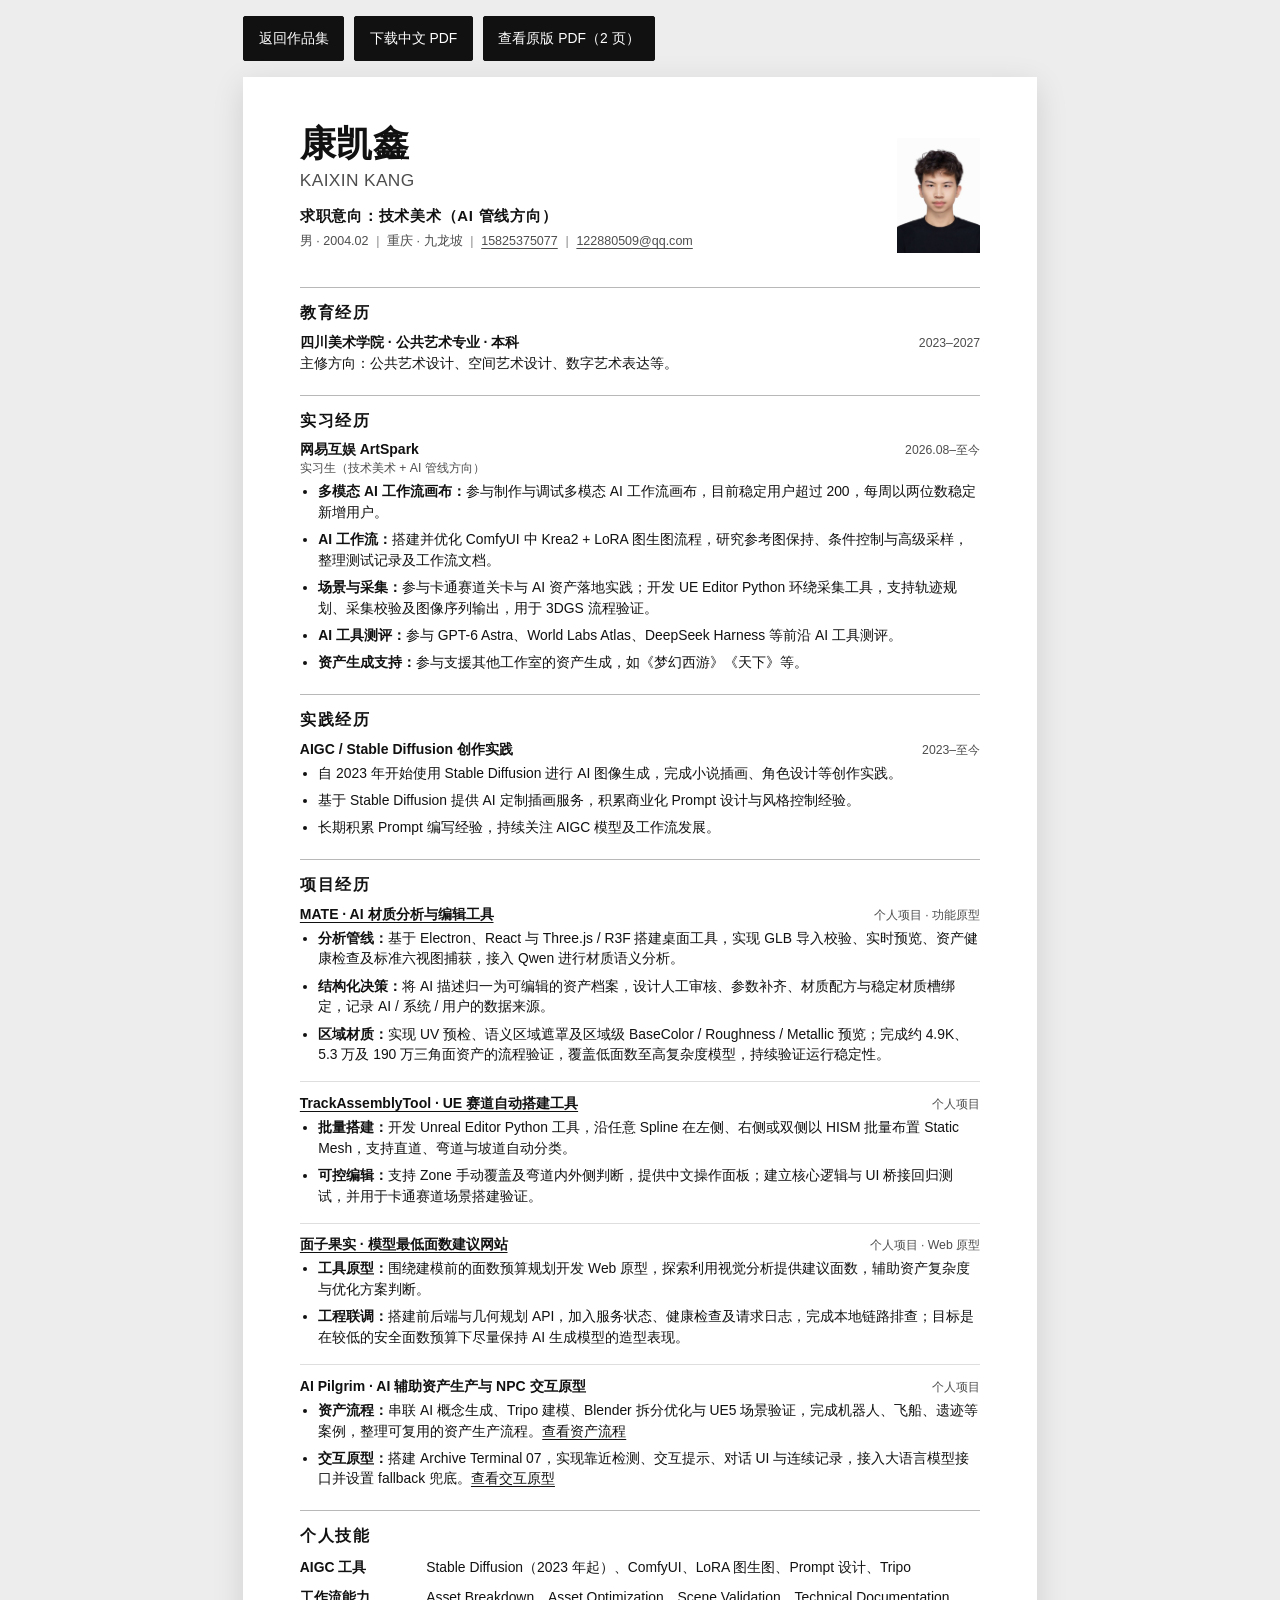
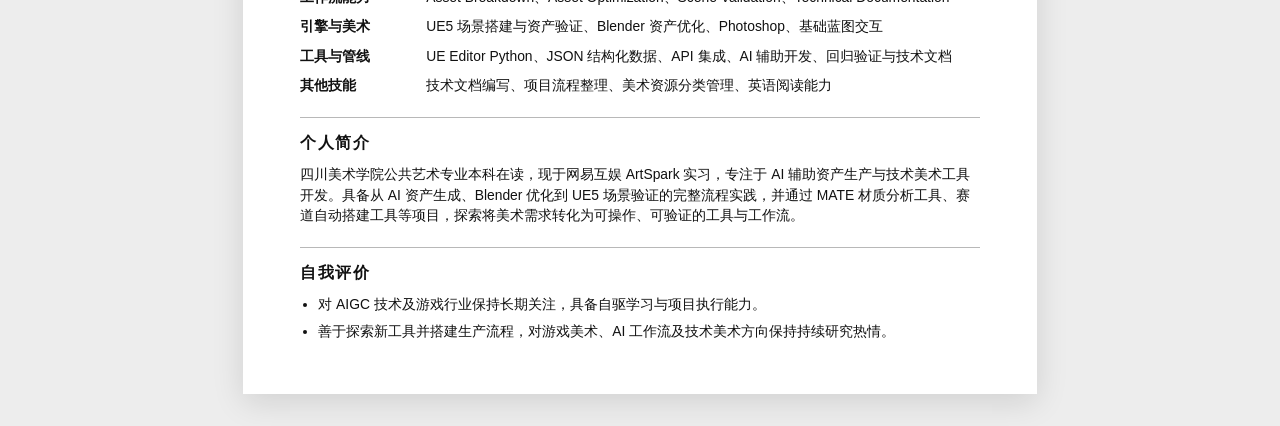
<file: resume-source.html>
<!doctype html>
<html lang="zh-CN">
<head>
  <meta charset="utf-8">
  <meta property="og:locale" content="zh_CN">
  <meta name="viewport" content="width=device-width, initial-scale=1">
  <link rel="icon" type="image/svg+xml" href="assets/favicon.svg">
  <link rel="canonical" href="https://k-k-ing.github.io/kaixin-technical-art-portfolio/resume-source.html">
  <title>康凯鑫 Kaixin Kang — 技术美术（AI 管线方向）简历</title>
  <meta name="description" content="康凯鑫，四川美术学院公共艺术专业本科在读，网易互娱 ArtSpark 实习生。专注 AI 辅助资产生产、技术美术工具开发与工作流验证。">
  <link rel="stylesheet" href="resume.css">
</head>
<body>
  <nav class="resume-actions" aria-label="简历操作">
    <a href="index.html#about">返回作品集</a>
    <a href="assets/resume/Kaixin_Kang_Technical_Artist_Resume.pdf" download>下载中文 PDF</a>
    <a href="assets/resume/Kaixin_Kang_Technical_Artist_Resume.pdf" target="_blank" rel="noreferrer">查看原版 PDF（2 页）</a>
  </nav>
  <main class="resume-page">
    <header class="resume-header">
      <div>
        <h1>康凯鑫 <span>Kaixin Kang</span></h1>
        <p class="resume-role">求职意向：技术美术（AI 管线方向）</p>
        <ul class="resume-contact" aria-label="个人信息与联系方式">
          <li>男 · 2004.02</li><li>重庆 · 九龙坡</li>
          <li><a href="tel:15825375077">15825375077</a></li>
          <li><a href="mailto:122880509@qq.com">122880509@qq.com</a></li>
        </ul>
      </div>
      <img class="resume-portrait" src="assets/profile/4f76deb857faec1193e3f031d27fddc1.png" width="711" height="983" alt="康凯鑫的个人照片">
    </header>

    <section aria-labelledby="education-title">
      <h2 id="education-title">教育经历</h2>
      <div class="entry-heading">
        <h3>四川美术学院 · 公共艺术专业 · 本科</h3><p>2023–2027</p>
      </div>
      <p>主修方向：公共艺术设计、空间艺术设计、数字艺术表达等。</p>
    </section>

    <section aria-labelledby="experience-title">
      <h2 id="experience-title">实习经历</h2>
      <article class="resume-entry">
        <div class="entry-heading">
          <div><h3>网易互娱 ArtSpark</h3><p>实习生（技术美术 + AI 管线方向）</p></div>
          <p>2026.08–至今</p>
        </div>
        <ul>
          <li><strong>多模态 AI 工作流画布：</strong>参与制作与调试多模态 AI 工作流画布，目前稳定用户超过 200，每周以两位数稳定新增用户。</li>
          <li><strong>AI 工作流：</strong>搭建并优化 ComfyUI 中 Krea2 + LoRA 图生图流程，研究参考图保持、条件控制与高级采样，整理测试记录及工作流文档。</li>
          <li><strong>场景与采集：</strong>参与卡通赛道关卡与 AI 资产落地实践；开发 UE Editor Python 环绕采集工具，支持轨迹规划、采集校验及图像序列输出，用于 3DGS 流程验证。</li>
          <li><strong>AI 工具测评：</strong>参与 GPT-6 Astra、World Labs Atlas、DeepSeek Harness 等前沿 AI 工具测评。</li>
          <li><strong>资产生成支持：</strong>参与支援其他工作室的资产生成，如《梦幻西游》《天下》等。</li>
        </ul>
      </article>
    </section>

    <section aria-labelledby="practice-title">
      <h2 id="practice-title">实践经历</h2>
      <article class="resume-entry">
        <div class="entry-heading"><h3>AIGC / Stable Diffusion 创作实践</h3><p>2023–至今</p></div>
        <ul>
          <li>自 2023 年开始使用 Stable Diffusion 进行 AI 图像生成，完成小说插画、角色设计等创作实践。</li>
          <li>基于 Stable Diffusion 提供 AI 定制插画服务，积累商业化 Prompt 设计与风格控制经验。</li>
          <li>长期积累 Prompt 编写经验，持续关注 AIGC 模型及工作流发展。</li>
        </ul>
      </article>
    </section>

    <section aria-labelledby="projects-title">
      <h2 id="projects-title">项目经历</h2>
      <article class="resume-entry">
        <div class="entry-heading"><h3><a href="projects/mate.html">MATE · AI 材质分析与编辑工具</a></h3><p>个人项目 · 功能原型</p></div>
        <ul>
          <li><strong>分析管线：</strong>基于 Electron、React 与 Three.js / R3F 搭建桌面工具，实现 GLB 导入校验、实时预览、资产健康检查及标准六视图捕获，接入 Qwen 进行材质语义分析。</li>
          <li><strong>结构化决策：</strong>将 AI 描述归一为可编辑的资产档案，设计人工审核、参数补齐、材质配方与稳定材质槽绑定，记录 AI / 系统 / 用户的数据来源。</li>
          <li><strong>区域材质：</strong>实现 UV 预检、语义区域遮罩及区域级 BaseColor / Roughness / Metallic 预览；完成约 4.9K、5.3 万及 190 万三角面资产的流程验证，覆盖低面数至高复杂度模型，持续验证运行稳定性。</li>
        </ul>
      </article>
      <article class="resume-entry">
        <div class="entry-heading"><h3><a href="projects/track-assembly.html">TrackAssemblyTool · UE 赛道自动搭建工具</a></h3><p>个人项目</p></div>
        <ul>
          <li><strong>批量搭建：</strong>开发 Unreal Editor Python 工具，沿任意 Spline 在左侧、右侧或双侧以 HISM 批量布置 Static Mesh，支持直道、弯道与坡道自动分类。</li>
          <li><strong>可控编辑：</strong>支持 Zone 手动覆盖及弯道内外侧判断，提供中文操作面板；建立核心逻辑与 UI 桥接回归测试，并用于卡通赛道场景搭建验证。</li>
        </ul>
      </article>
      <article class="resume-entry">
        <div class="entry-heading"><h3><a href="projects/ai-asset-pipeline.html#geometry-planner">面子果实 · 模型最低面数建议网站</a></h3><p>个人项目 · Web 原型</p></div>
        <ul>
          <li><strong>工具原型：</strong>围绕建模前的面数预算规划开发 Web 原型，探索利用视觉分析提供建议面数，辅助资产复杂度与优化方案判断。</li>
          <li><strong>工程联调：</strong>搭建前后端与几何规划 API，加入服务状态、健康检查及请求日志，完成本地链路排查；目标是在较低的安全面数预算下尽量保持 AI 生成模型的造型表现。</li>
        </ul>
      </article>
      <article class="resume-entry">
        <div class="entry-heading"><h3>AI Pilgrim · AI 辅助资产生产与 NPC 交互原型</h3><p>个人项目</p></div>
        <ul>
          <li><strong>资产流程：</strong>串联 AI 概念生成、Tripo 建模、Blender 拆分优化与 UE5 场景验证，完成机器人、飞船、遗迹等案例，整理可复用的资产生产流程。<a href="projects/ai-asset-pipeline.html#asset-production">查看资产流程</a></li>
          <li><strong>交互原型：</strong>搭建 Archive Terminal 07，实现靠近检测、交互提示、对话 UI 与连续记录，接入大语言模型接口并设置 fallback 兜底。<a href="projects/ai-npc.html">查看交互原型</a></li>
        </ul>
      </article>
    </section>

    <section aria-labelledby="resume-skills-title">
      <h2 id="resume-skills-title">个人技能</h2>
      <dl class="skills-list">
        <div><dt>AIGC 工具</dt><dd>Stable Diffusion（2023 年起）、ComfyUI、LoRA 图生图、Prompt 设计、Tripo</dd></div>
        <div><dt>工作流能力</dt><dd>Asset Breakdown、Asset Optimization、Scene Validation、Technical Documentation</dd></div>
        <div><dt>引擎与美术</dt><dd>UE5 场景搭建与资产验证、Blender 资产优化、Photoshop、基础蓝图交互</dd></div>
        <div><dt>工具与管线</dt><dd>UE Editor Python、JSON 结构化数据、API 集成、AI 辅助开发、回归验证与技术文档</dd></div>
        <div><dt>其他技能</dt><dd>技术文档编写、项目流程整理、美术资源分类管理、英语阅读能力</dd></div>
      </dl>
    </section>

    <section aria-labelledby="resume-about-title">
      <h2 id="resume-about-title">个人简介</h2>
      <p>四川美术学院公共艺术专业本科在读，现于网易互娱 ArtSpark 实习，专注于 AI 辅助资产生产与技术美术工具开发。具备从 AI 资产生成、Blender 优化到 UE5 场景验证的完整流程实践，并通过 MATE 材质分析工具、赛道自动搭建工具等项目，探索将美术需求转化为可操作、可验证的工具与工作流。</p>
    </section>
    <section aria-labelledby="self-review-title">
      <h2 id="self-review-title">自我评价</h2>
      <ul>
        <li>对 AIGC 技术及游戏行业保持长期关注，具备自驱学习与项目执行能力。</li>
        <li>善于探索新工具并搭建生产流程，对游戏美术、AI 工作流及技术美术方向保持持续研究热情。</li>
      </ul>
    </section>
  </main>
</body>
</html>
</file>
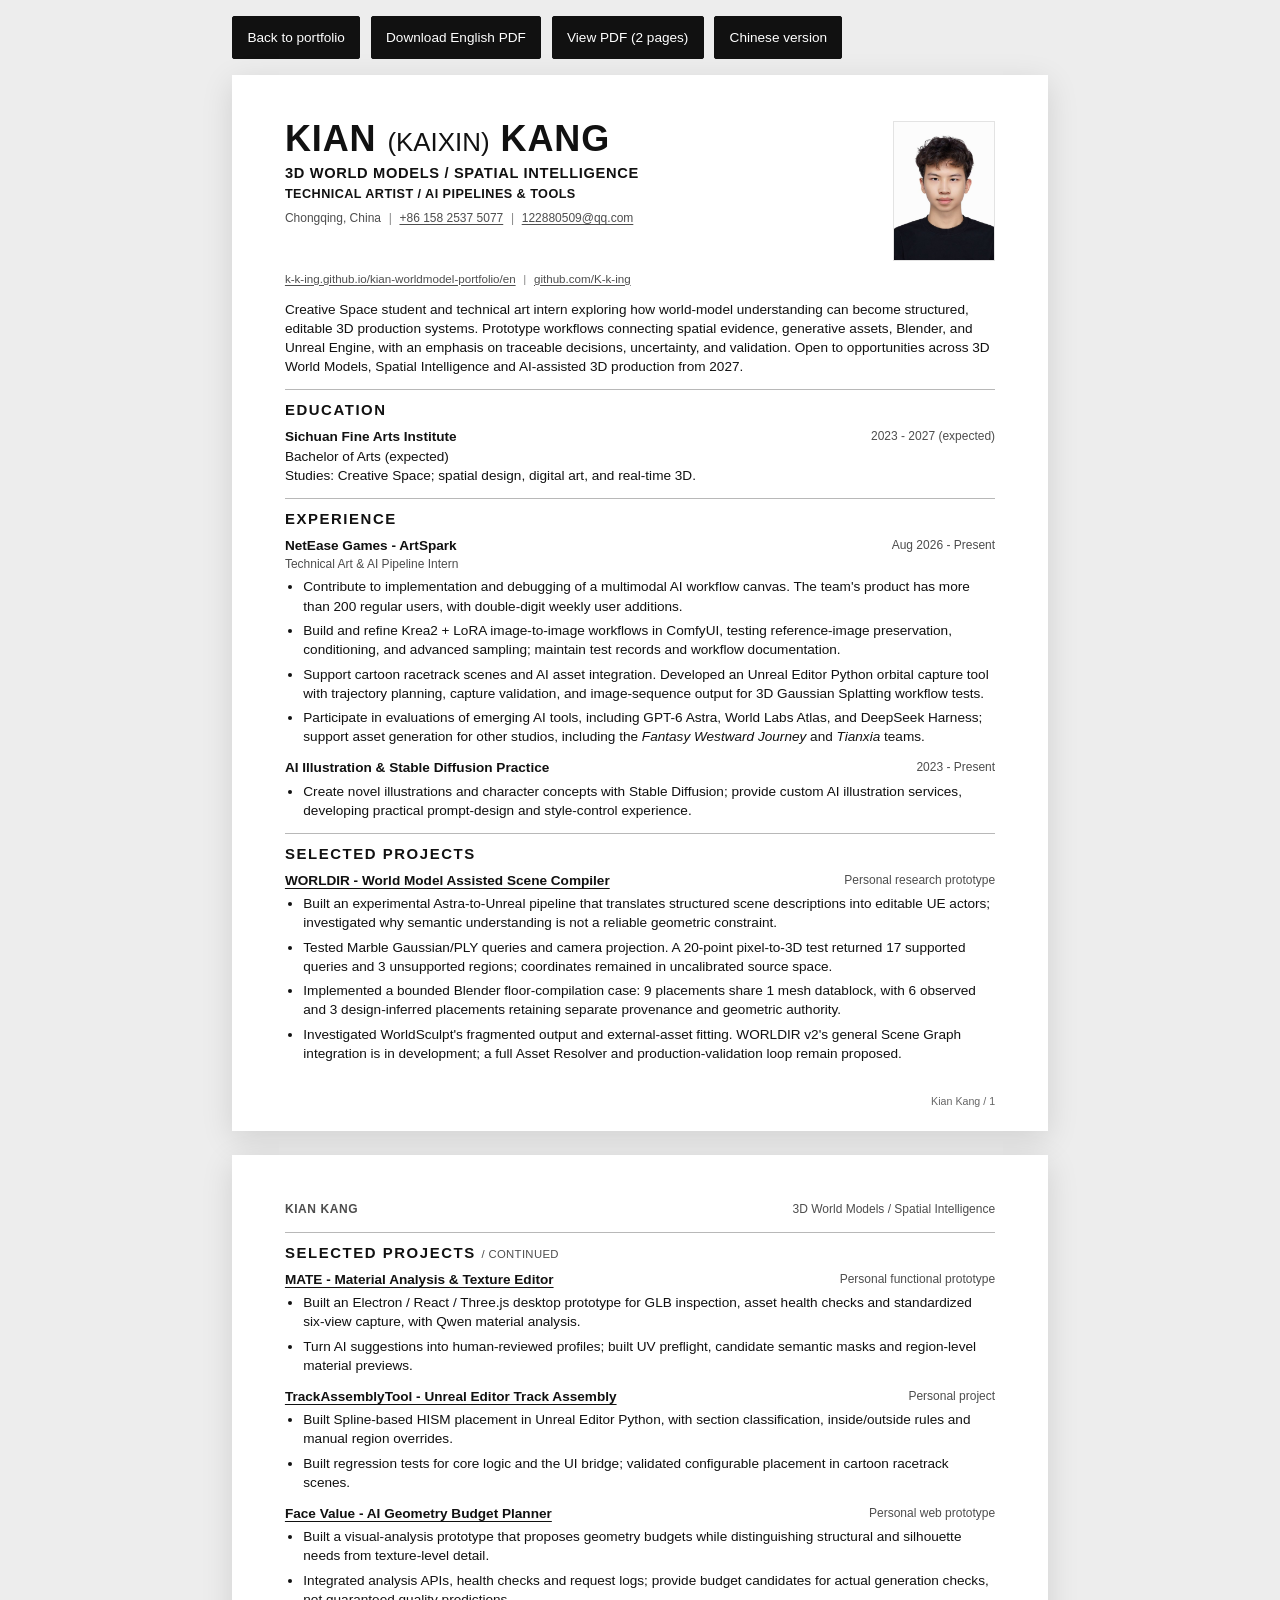
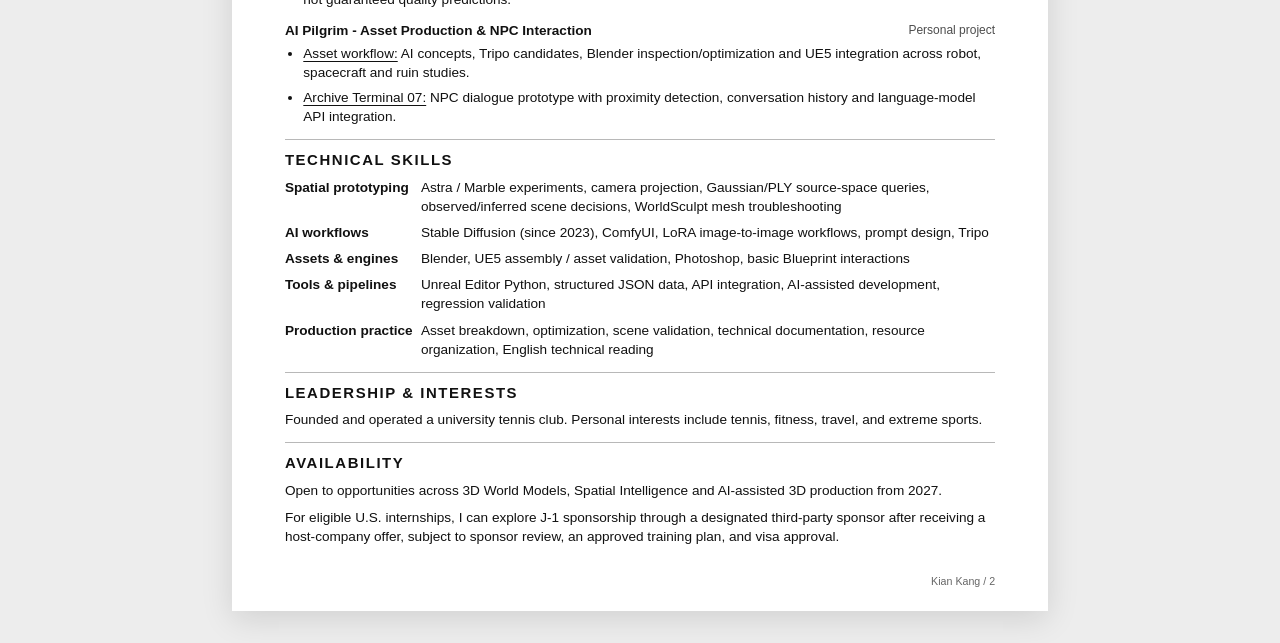
<file: en/resume-source.html>
<!doctype html>
<html lang="en">
<head>
  <meta charset="utf-8">
  <meta property="og:locale" content="en_US">
  <meta name="viewport" content="width=device-width, initial-scale=1">
  <link rel="icon" type="image/svg+xml" href="../assets/favicon.svg">
  <title>Kian (Kaixin) Kang - 3D World Models / Spatial Intelligence - Resume</title>
  <meta name="description" content="Kian Kang's resume: 3D world models, spatial intelligence, generative 3D and technical art. WORLDIR research prototypes, Blender and Unreal Engine pipelines, and artist-facing tools.">
  <link rel="stylesheet" href="resume.css">
</head>
<body>
  <nav class="resume-actions" aria-label="Resume actions">
    <a href="index.html#about">Back to portfolio</a>
    <a href="assets/resume/Kian_Kang_World_Models_Resume_EN.pdf" download>Download English PDF</a>
    <a href="assets/resume/Kian_Kang_World_Models_Resume_EN.pdf" target="_blank" rel="noreferrer">View PDF (2 pages)</a>
    <a href="../resume-source.html" lang="zh-CN">Chinese version</a>
  </nav>
  <main class="resume-page">
    <div class="resume-sheet">
      <header class="resume-header">
        <div class="resume-identity">
        <div>
        <h1>Kian <span>(Kaixin)</span> Kang</h1>
        <p class="resume-role"><span>3D World Models / Spatial Intelligence</span><span>Technical Artist / AI Pipelines &amp; Tools</span></p>
        <ul class="resume-contact" aria-label="Contact information">
          <li>Chongqing, China</li>
          <li><a href="tel:+8615825375077">+86 158 2537 5077</a></li>
          <li><a href="mailto:122880509@qq.com">122880509@qq.com</a></li>
        </ul>
        </div>
        <img class="resume-portrait" src="../assets/en/profile/kian-kang.png" width="711" height="983" alt="Portrait of Kian Kang">
        </div>
        <ul class="resume-links" aria-label="Portfolio links">
          <li><a href="https://k-k-ing.github.io/kian-worldmodel-portfolio/en/">k-k-ing.github.io/kian-worldmodel-portfolio/en</a></li>
          <li><a href="https://github.com/K-k-ing">github.com/K-k-ing</a></li>
        </ul>
        <p class="resume-summary">Creative Space student and technical art intern exploring how world-model understanding can become structured, editable 3D production systems. Prototype workflows connecting spatial evidence, generative assets, Blender, and Unreal Engine, with an emphasis on traceable decisions, uncertainty, and validation. Open to opportunities across 3D World Models, Spatial Intelligence and AI-assisted 3D production from 2027.</p>
      </header>

      <section aria-labelledby="education-title">
        <h2 id="education-title">Education</h2>
        <div class="entry-heading">
          <h3>Sichuan Fine Arts Institute</h3><p>2023 - 2027 (expected)</p>
        </div>
        <p>Bachelor of Arts (expected)<br>Studies: Creative Space; spatial design, digital art, and real-time 3D.</p>
      </section>

      <section aria-labelledby="experience-title">
        <h2 id="experience-title">Experience</h2>
        <article class="resume-entry">
          <div class="entry-heading">
            <div><h3>NetEase Games - ArtSpark</h3><p>Technical Art &amp; AI Pipeline Intern</p></div>
            <p>Aug 2026 - Present</p>
          </div>
          <ul>
            <li>Contribute to implementation and debugging of a multimodal AI workflow canvas. The team's product has more than 200 regular users, with double-digit weekly user additions.</li>
            <li>Build and refine Krea2 + LoRA image-to-image workflows in ComfyUI, testing reference-image preservation, conditioning, and advanced sampling; maintain test records and workflow documentation.</li>
            <li>Support cartoon racetrack scenes and AI asset integration. Developed an Unreal Editor Python orbital capture tool with trajectory planning, capture validation, and image-sequence output for 3D Gaussian Splatting workflow tests.</li>
            <li>Participate in evaluations of emerging AI tools, including GPT-6 Astra, World Labs Atlas, and DeepSeek Harness; support asset generation for other studios, including the <em>Fantasy Westward Journey</em> and <em>Tianxia</em> teams.</li>
          </ul>
        </article>
        <article class="resume-entry">
          <div class="entry-heading"><h3>AI Illustration &amp; Stable Diffusion Practice</h3><p>2023 - Present</p></div>
          <ul>
            <li>Create novel illustrations and character concepts with Stable Diffusion; provide custom AI illustration services, developing practical prompt-design and style-control experience.</li>
          </ul>
        </article>
      </section>

      <section aria-labelledby="projects-title">
        <h2 id="projects-title">Selected Projects</h2>
        <article class="resume-entry">
          <div class="entry-heading"><h3><a href="index.html#worldir">WORLDIR - World Model Assisted Scene Compiler</a></h3><p>Personal research prototype</p></div>
          <ul>
            <li>Built an experimental Astra-to-Unreal pipeline that translates structured scene descriptions into editable UE actors; investigated why semantic understanding is not a reliable geometric constraint.</li>
            <li>Tested Marble Gaussian/PLY queries and camera projection. A 20-point pixel-to-3D test returned 17 supported queries and 3 unsupported regions; coordinates remained in uncalibrated source space.</li>
            <li>Implemented a bounded Blender floor-compilation case: 9 placements share 1 mesh datablock, with 6 observed and 3 design-inferred placements retaining separate provenance and geometric authority.</li>
            <li>Investigated WorldSculpt's fragmented output and external-asset fitting. WORLDIR v2's general Scene Graph integration is in development; a full Asset Resolver and production-validation loop remain proposed.</li>
          </ul>
        </article>
      </section>
      <footer class="resume-page-number" aria-hidden="true">Kian Kang / 1</footer>
    </div>

    <div class="resume-sheet">
      <div class="continuation-header" aria-hidden="true"><span>Kian Kang</span><span>3D World Models / Spatial Intelligence</span></div>
      <section class="continued-projects" aria-labelledby="projects-continued-title">
        <h2 id="projects-continued-title">Selected Projects <span class="section-note">/ continued</span></h2>
        <article class="resume-entry">
          <div class="entry-heading"><h3><a href="projects/mate.html">MATE - Material Analysis &amp; Texture Editor</a></h3><p>Personal functional prototype</p></div>
          <ul>
            <li>Built an Electron / React / Three.js desktop prototype for GLB inspection, asset health checks and standardized six-view capture, with Qwen material analysis.</li>
            <li>Turn AI suggestions into human-reviewed profiles; built UV preflight, candidate semantic masks and region-level material previews.</li>
          </ul>
        </article>
        <article class="resume-entry">
          <div class="entry-heading"><h3><a href="projects/track-assembly.html">TrackAssemblyTool - Unreal Editor Track Assembly</a></h3><p>Personal project</p></div>
          <ul>
            <li>Built Spline-based HISM placement in Unreal Editor Python, with section classification, inside/outside rules and manual region overrides.</li>
            <li>Built regression tests for core logic and the UI bridge; validated configurable placement in cartoon racetrack scenes.</li>
          </ul>
        </article>
        <article class="resume-entry">
          <div class="entry-heading"><h3><a href="projects/ai-asset-pipeline.html#geometry-planner">Face Value - AI Geometry Budget Planner</a></h3><p>Personal web prototype</p></div>
          <ul>
            <li>Built a visual-analysis prototype that proposes geometry budgets while distinguishing structural and silhouette needs from texture-level detail.</li>
            <li>Integrated analysis APIs, health checks and request logs; provide budget candidates for actual generation checks, not guaranteed quality predictions.</li>
          </ul>
        </article>
        <article class="resume-entry">
          <div class="entry-heading"><h3>AI Pilgrim - Asset Production &amp; NPC Interaction</h3><p>Personal project</p></div>
          <ul>
            <li><a href="projects/ai-asset-pipeline.html#asset-production">Asset workflow:</a> AI concepts, Tripo candidates, Blender inspection/optimization and UE5 integration across robot, spacecraft and ruin studies.</li>
            <li><a href="projects/ai-npc.html">Archive Terminal 07:</a> NPC dialogue prototype with proximity detection, conversation history and language-model API integration.</li>
          </ul>
        </article>
      </section>

      <section aria-labelledby="resume-skills-title">
        <h2 id="resume-skills-title">Technical Skills</h2>
        <dl class="skills-list">
          <div><dt>Spatial prototyping</dt><dd>Astra / Marble experiments, camera projection, Gaussian/PLY source-space queries, observed/inferred scene decisions, WorldSculpt mesh troubleshooting</dd></div>
          <div><dt>AI workflows</dt><dd>Stable Diffusion (since 2023), ComfyUI, LoRA image-to-image workflows, prompt design, Tripo</dd></div>
          <div><dt>Assets &amp; engines</dt><dd>Blender, UE5 assembly / asset validation, Photoshop, basic Blueprint interactions</dd></div>
          <div><dt>Tools &amp; pipelines</dt><dd>Unreal Editor Python, structured JSON data, API integration, AI-assisted development, regression validation</dd></div>
          <div><dt>Production practice</dt><dd>Asset breakdown, optimization, scene validation, technical documentation, resource organization, English technical reading</dd></div>
        </dl>
      </section>

      <section aria-labelledby="leadership-title">
        <h2 id="leadership-title">Leadership &amp; Interests</h2>
        <p>Founded and operated a university tennis club. Personal interests include tennis, fitness, travel, and extreme sports.</p>
      </section>

      <section class="availability" aria-labelledby="availability-title">
        <h2 id="availability-title">Availability</h2>
        <p>Open to opportunities across 3D World Models, Spatial Intelligence and AI-assisted 3D production from 2027.</p>
        <p>For eligible U.S. internships, I can explore J-1 sponsorship through a designated third-party sponsor after receiving a host-company offer, subject to sponsor review, an approved training plan, and visa approval.</p>
      </section>
      <footer class="resume-page-number" aria-hidden="true">Kian Kang / 2</footer>
    </div>
  </main>
</body>
</html>
</file>
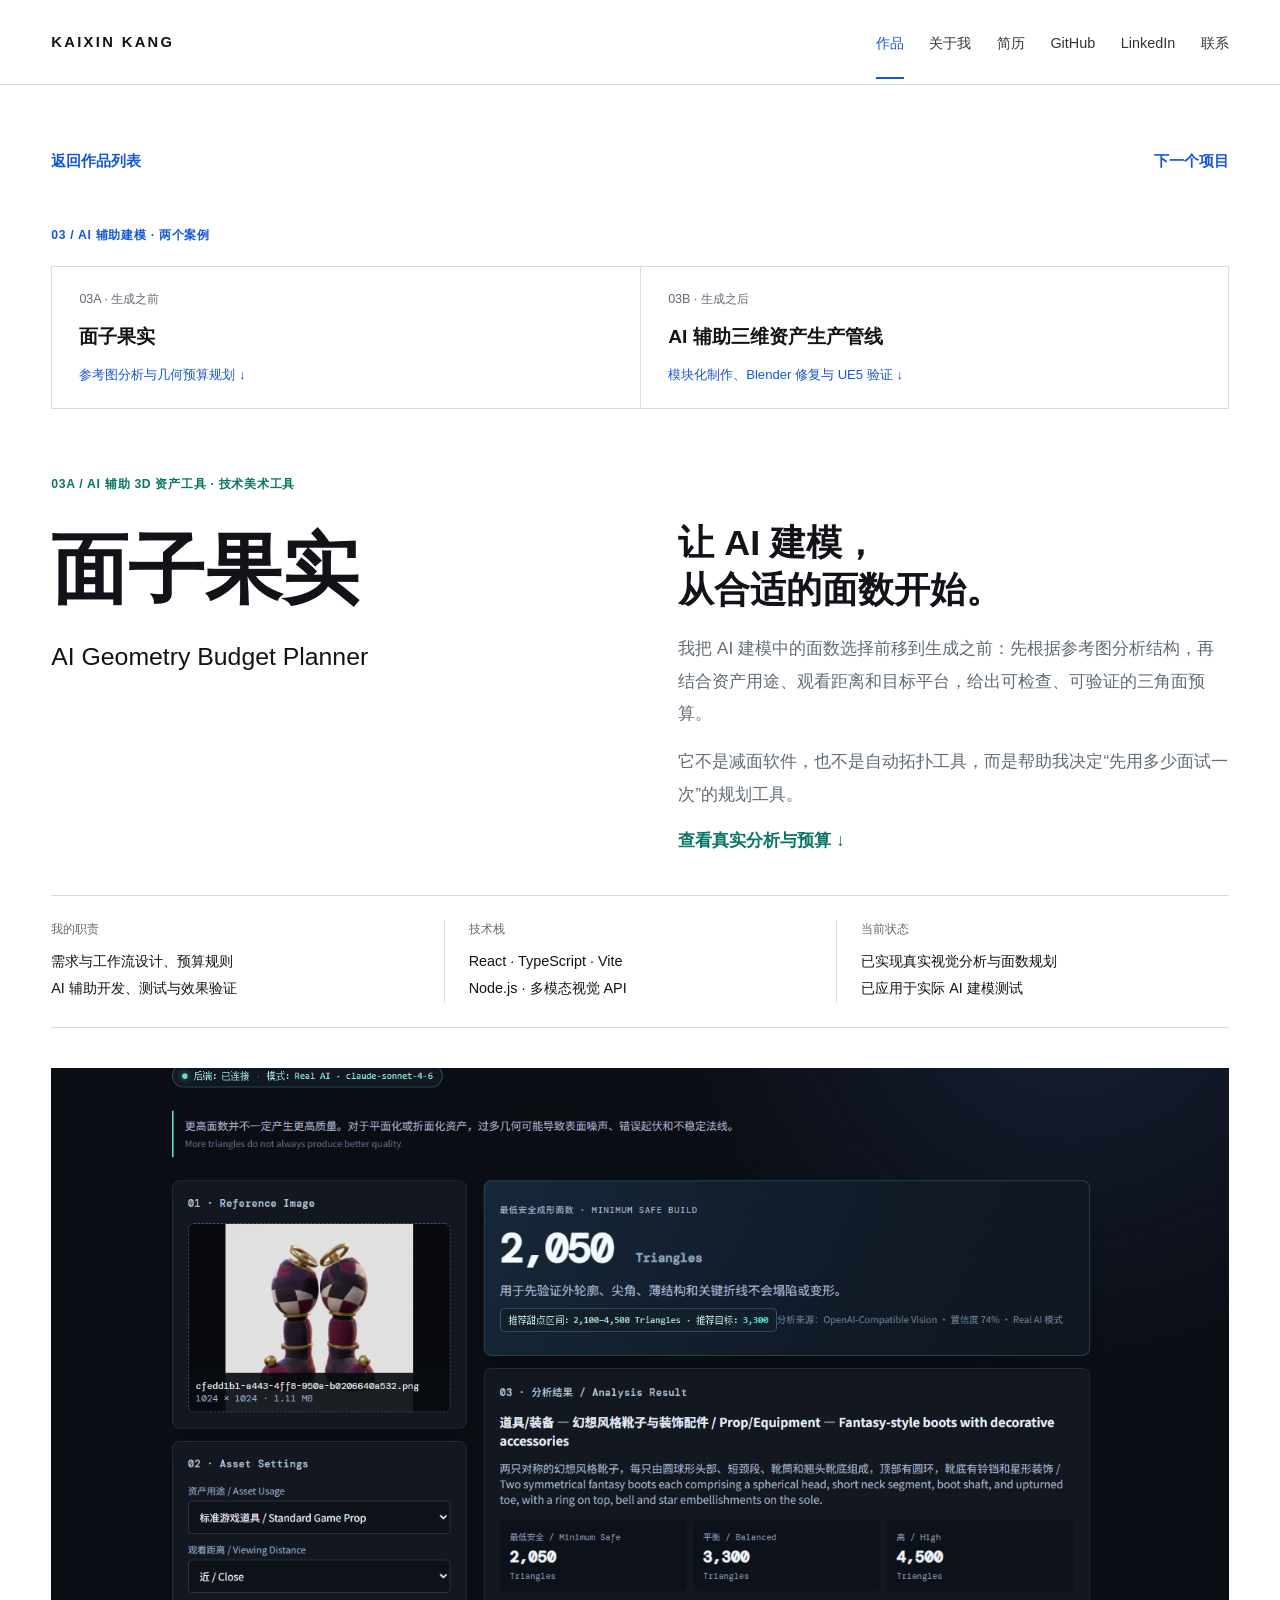
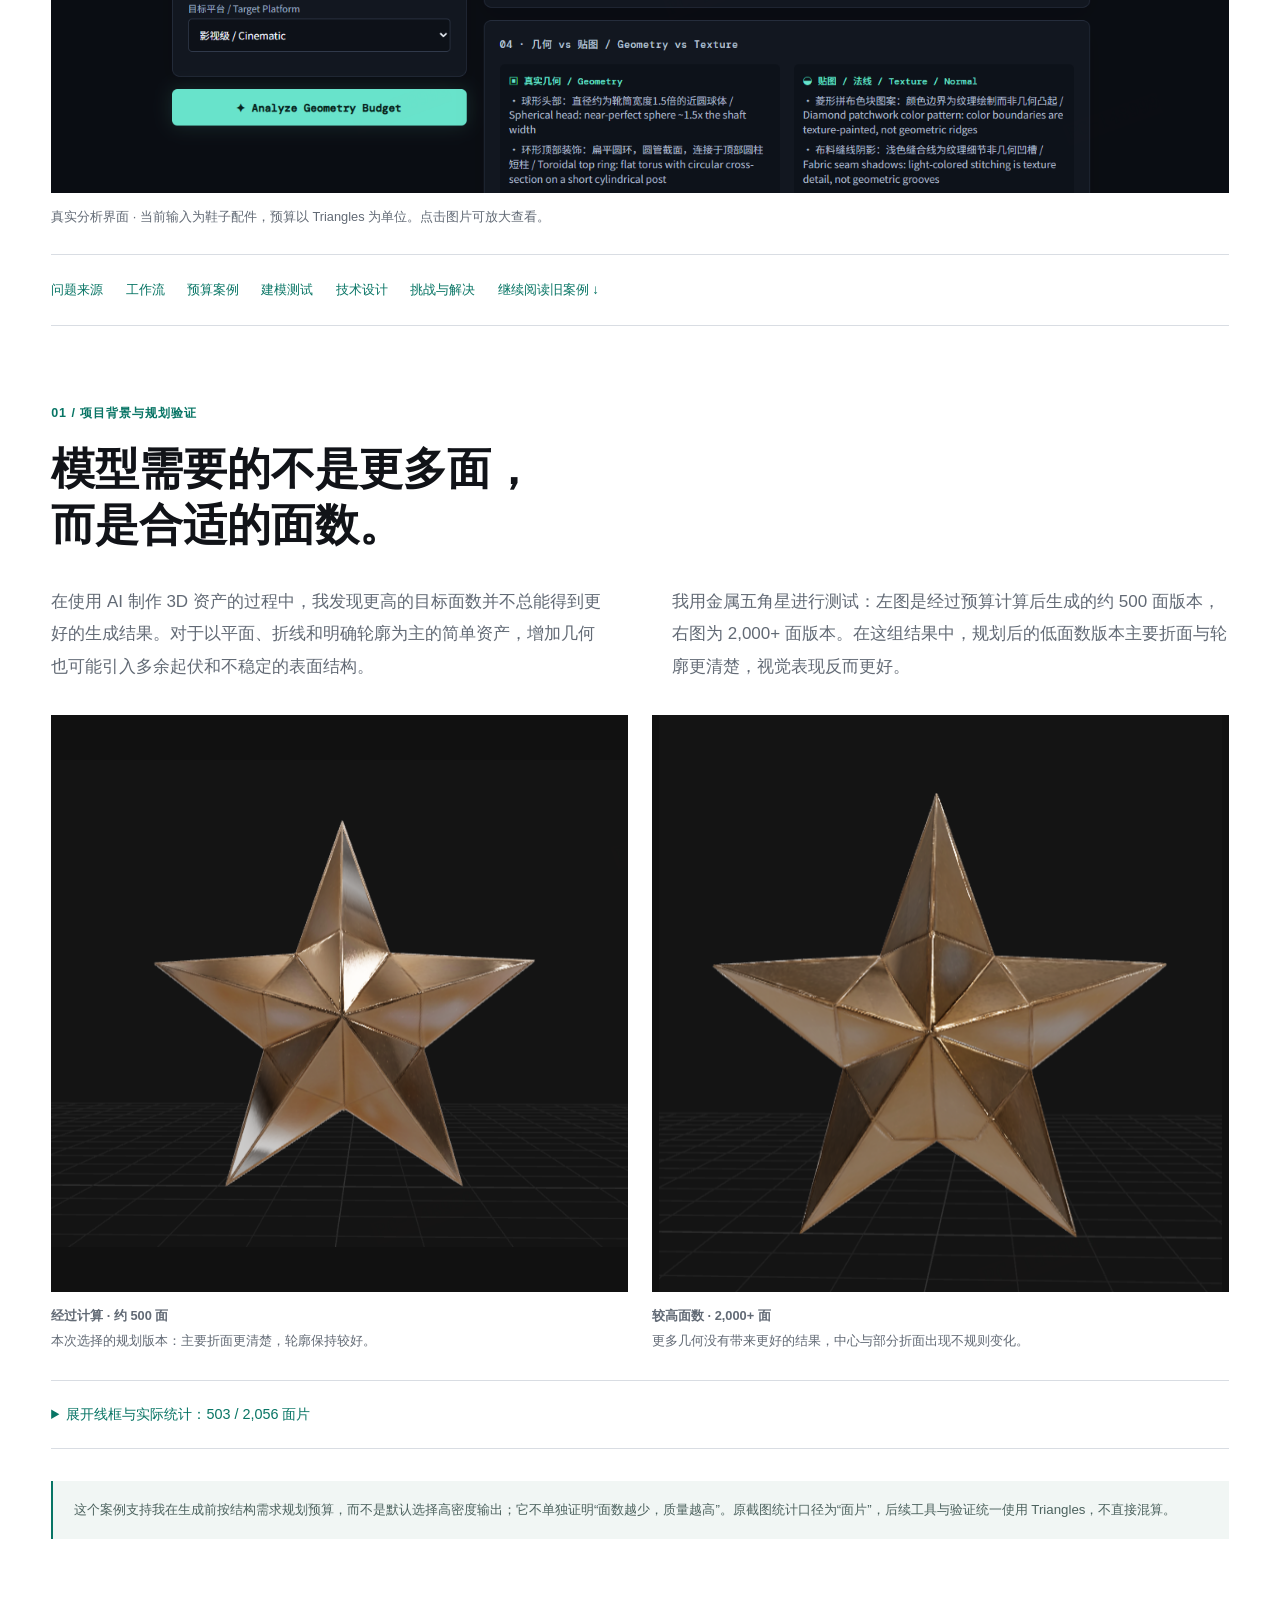
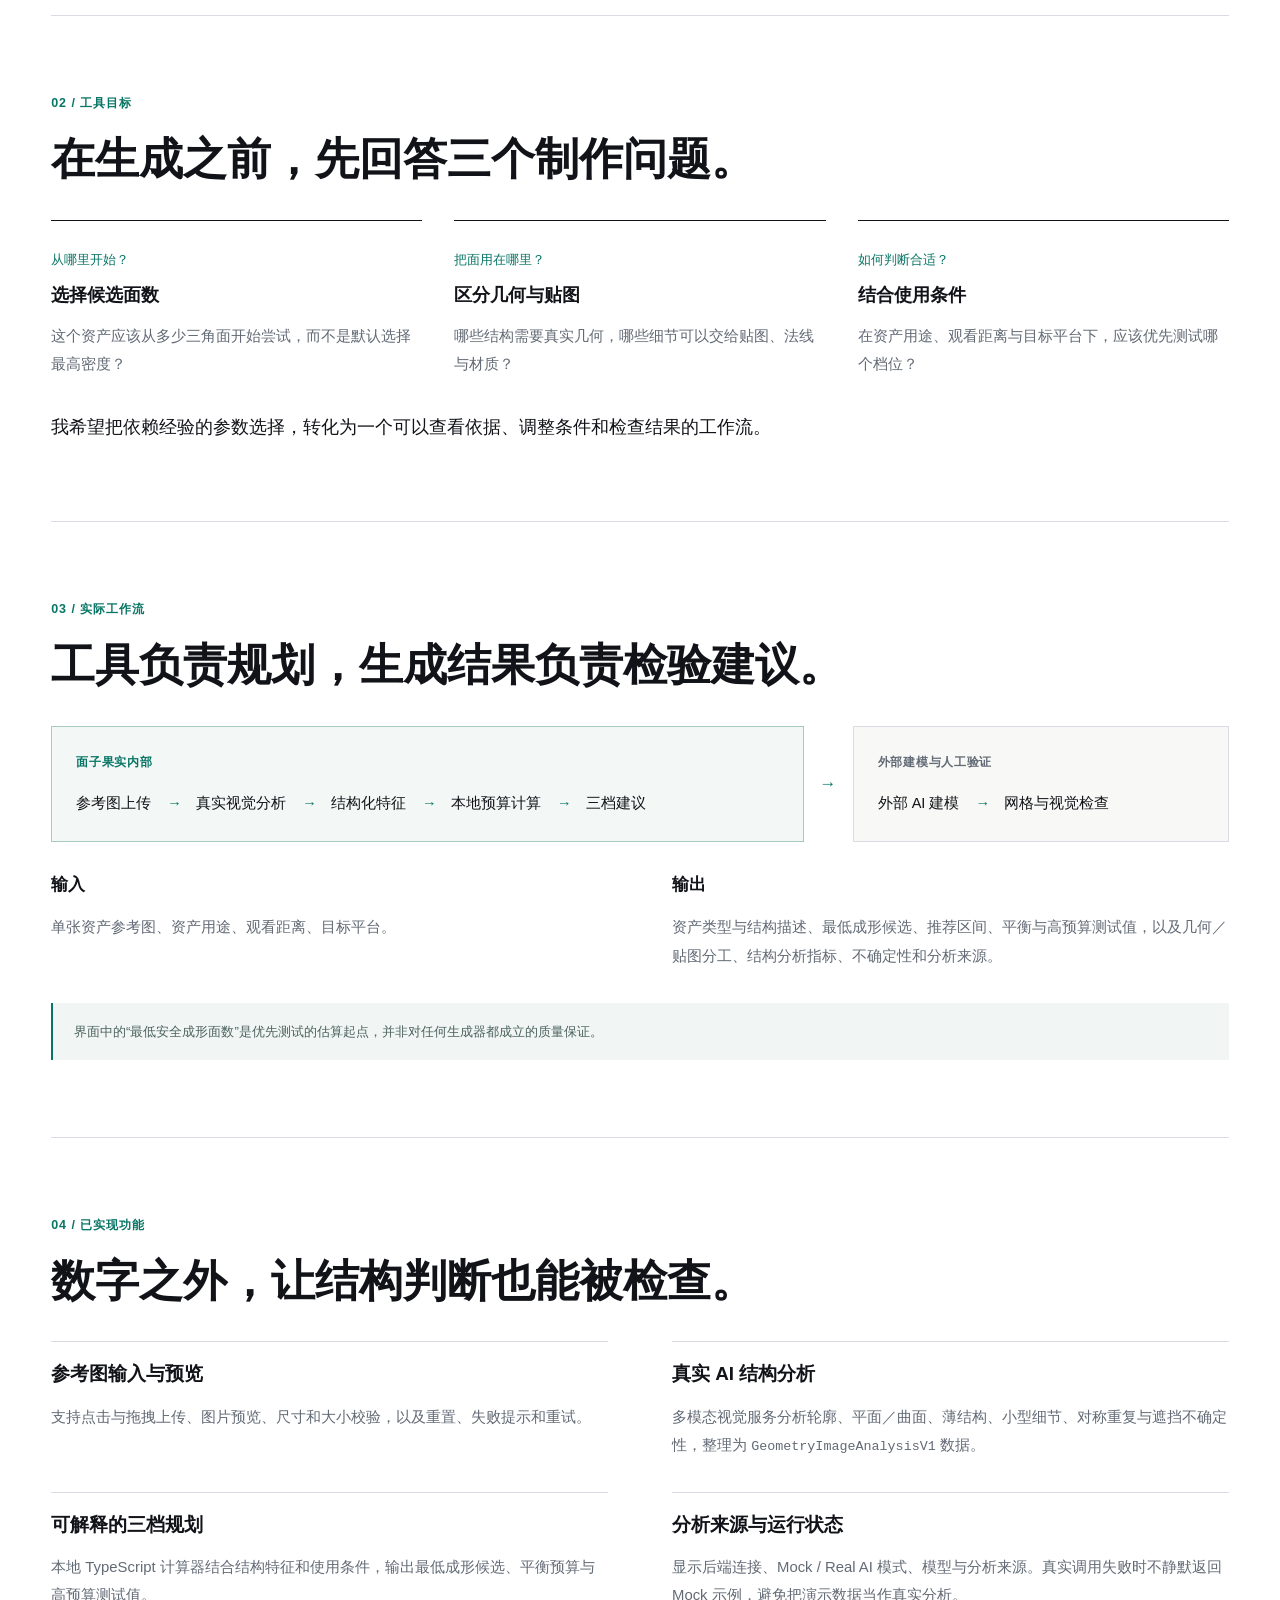
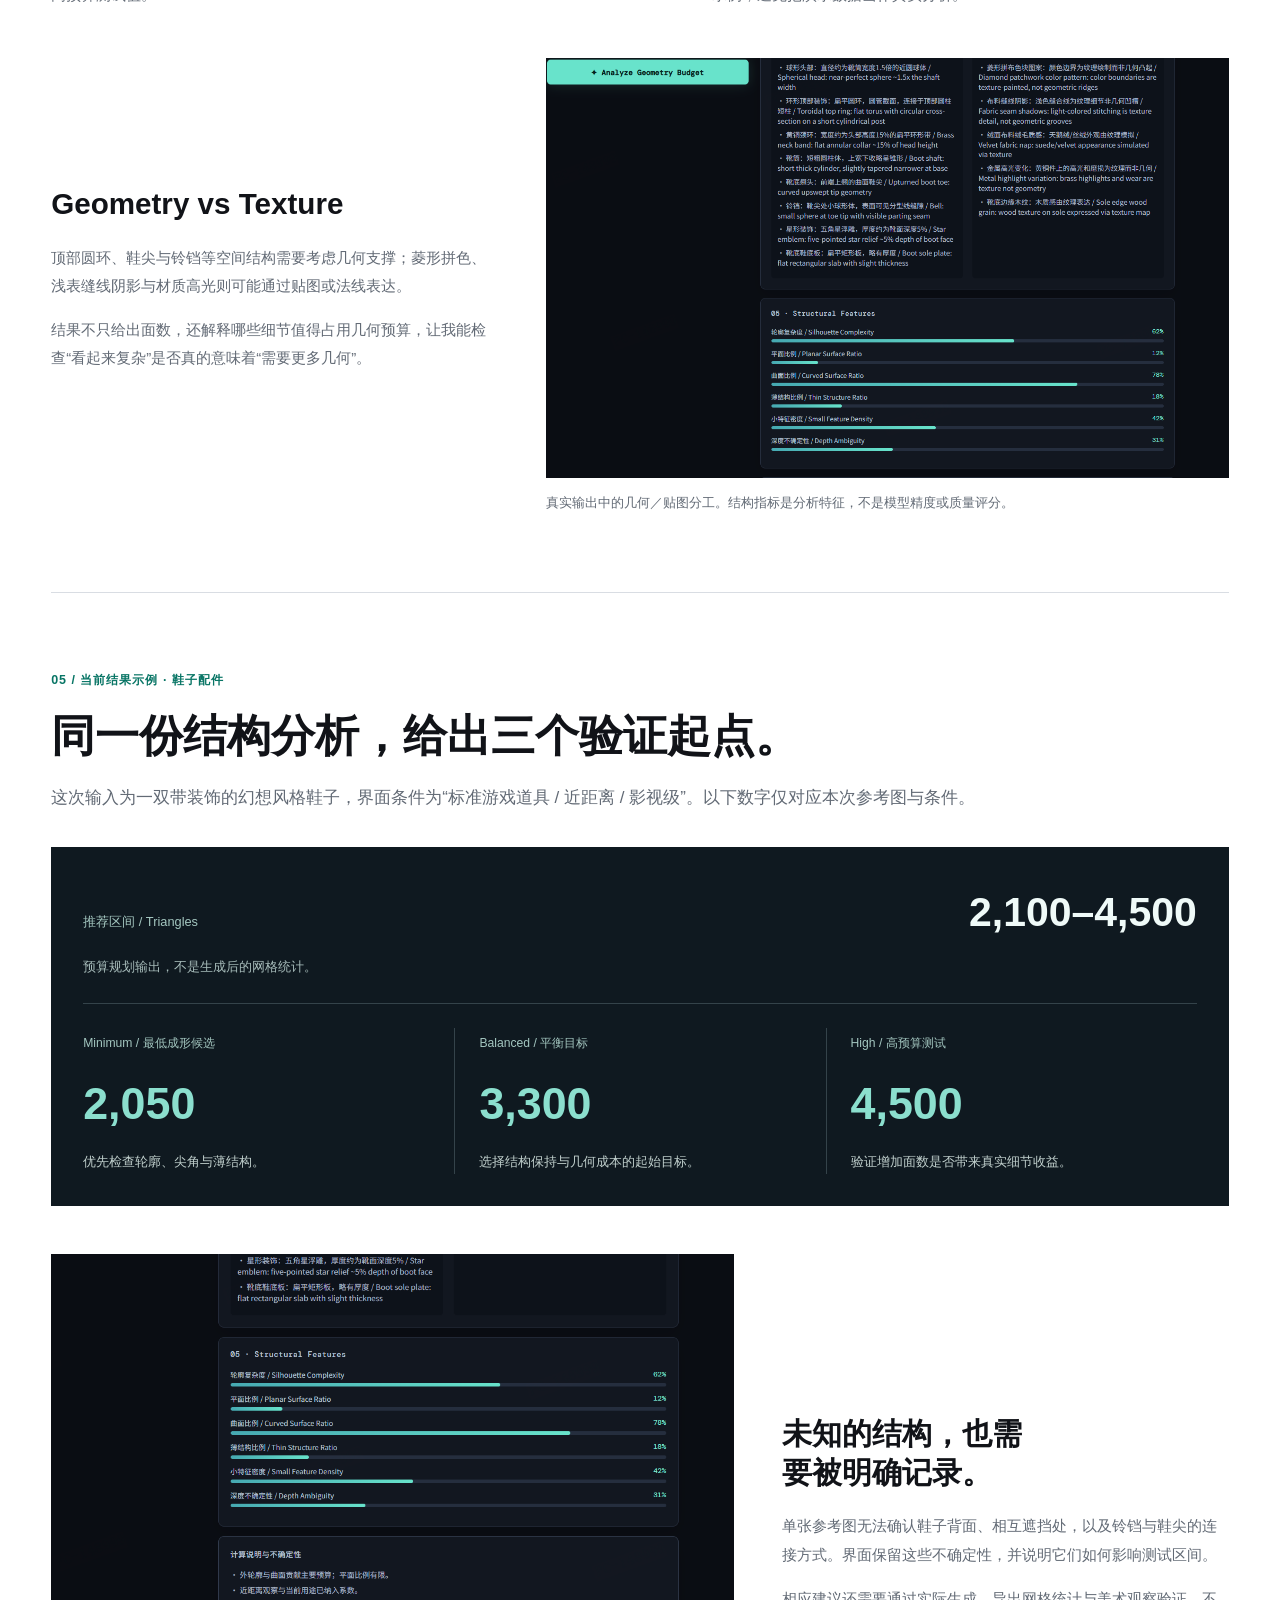
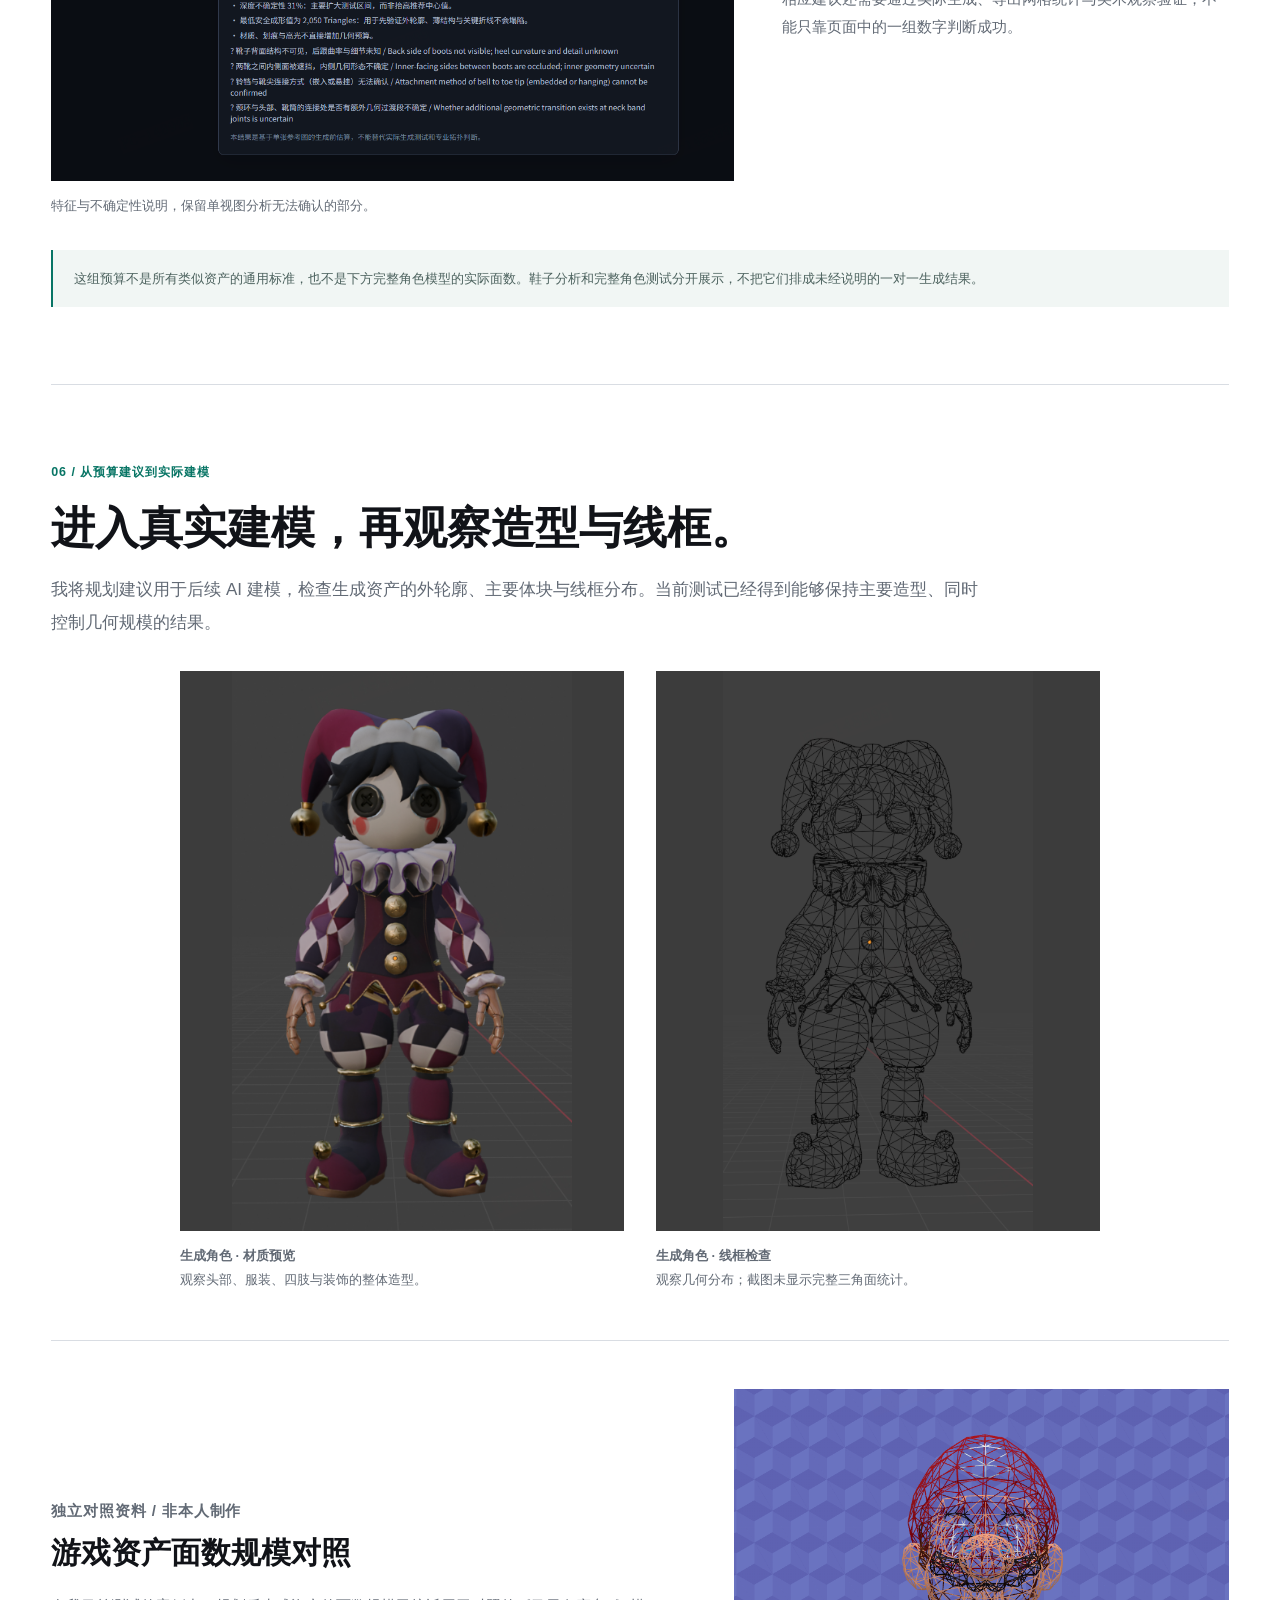
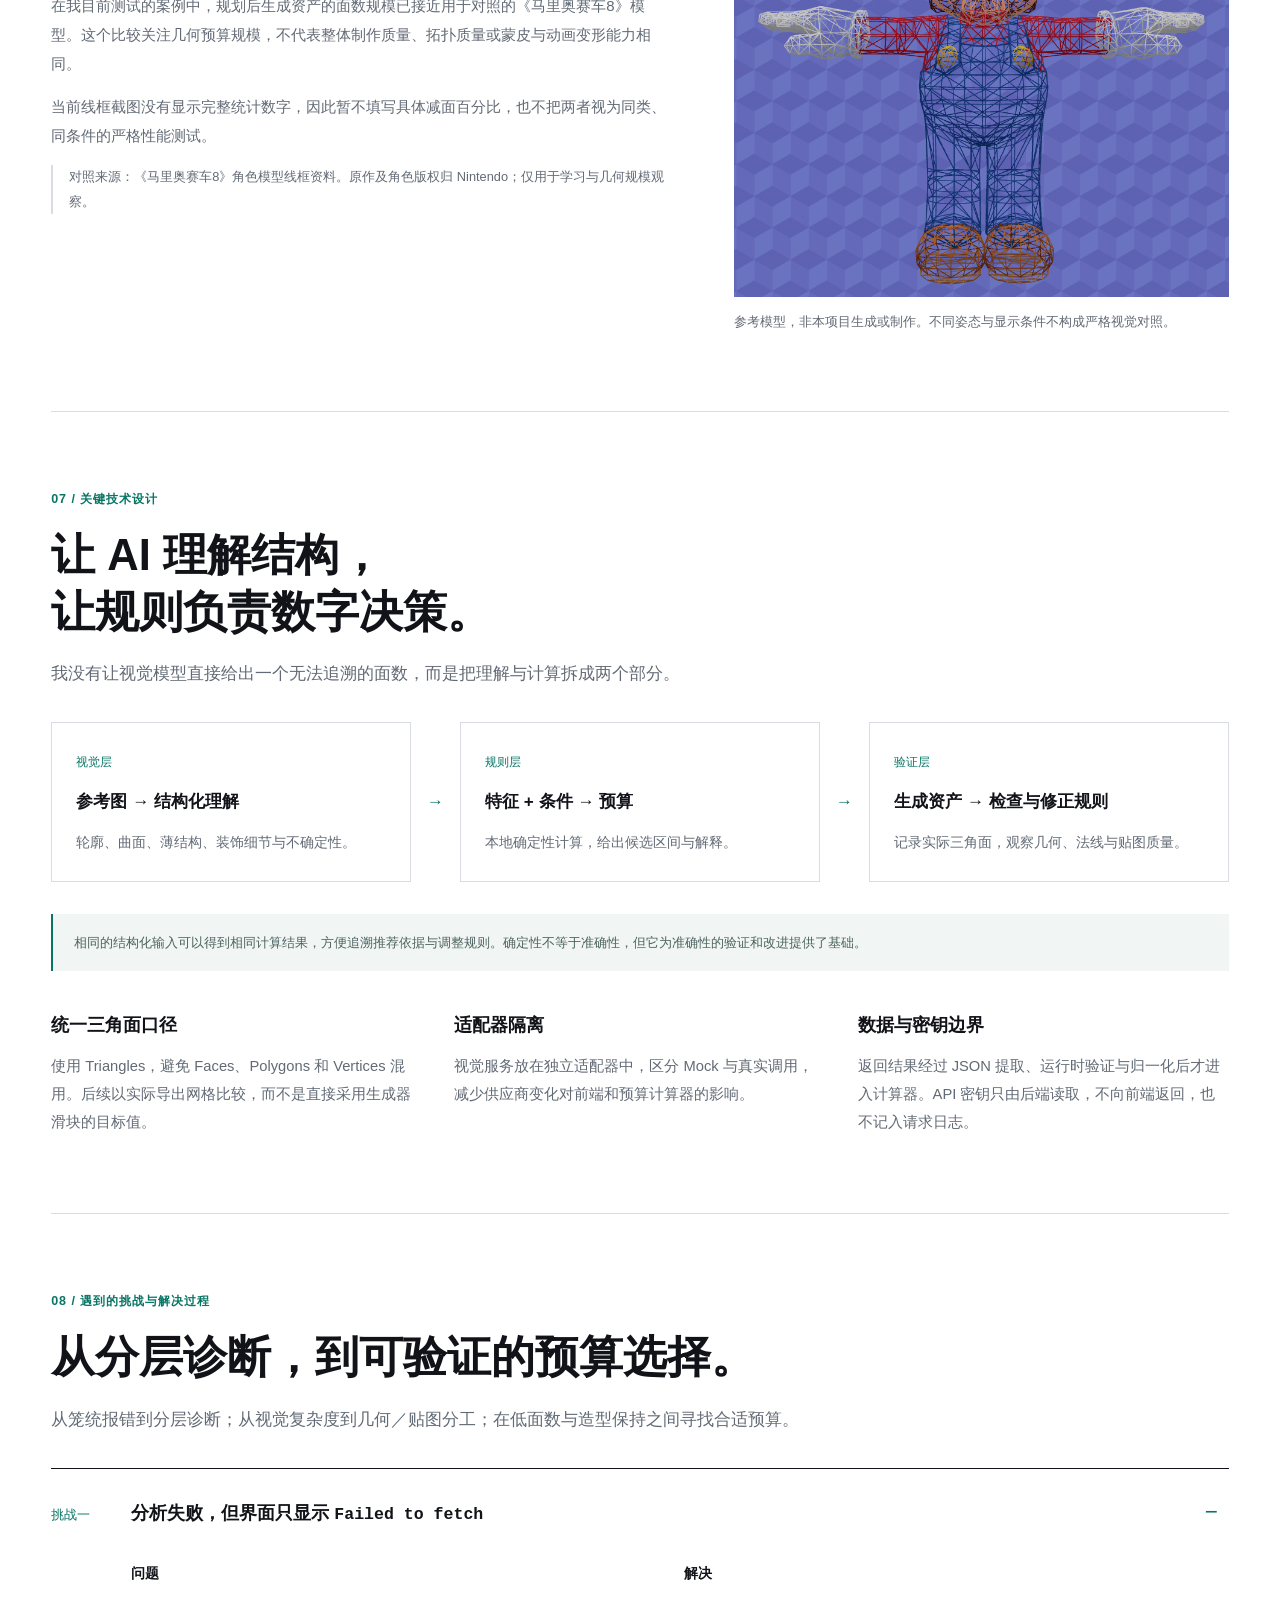
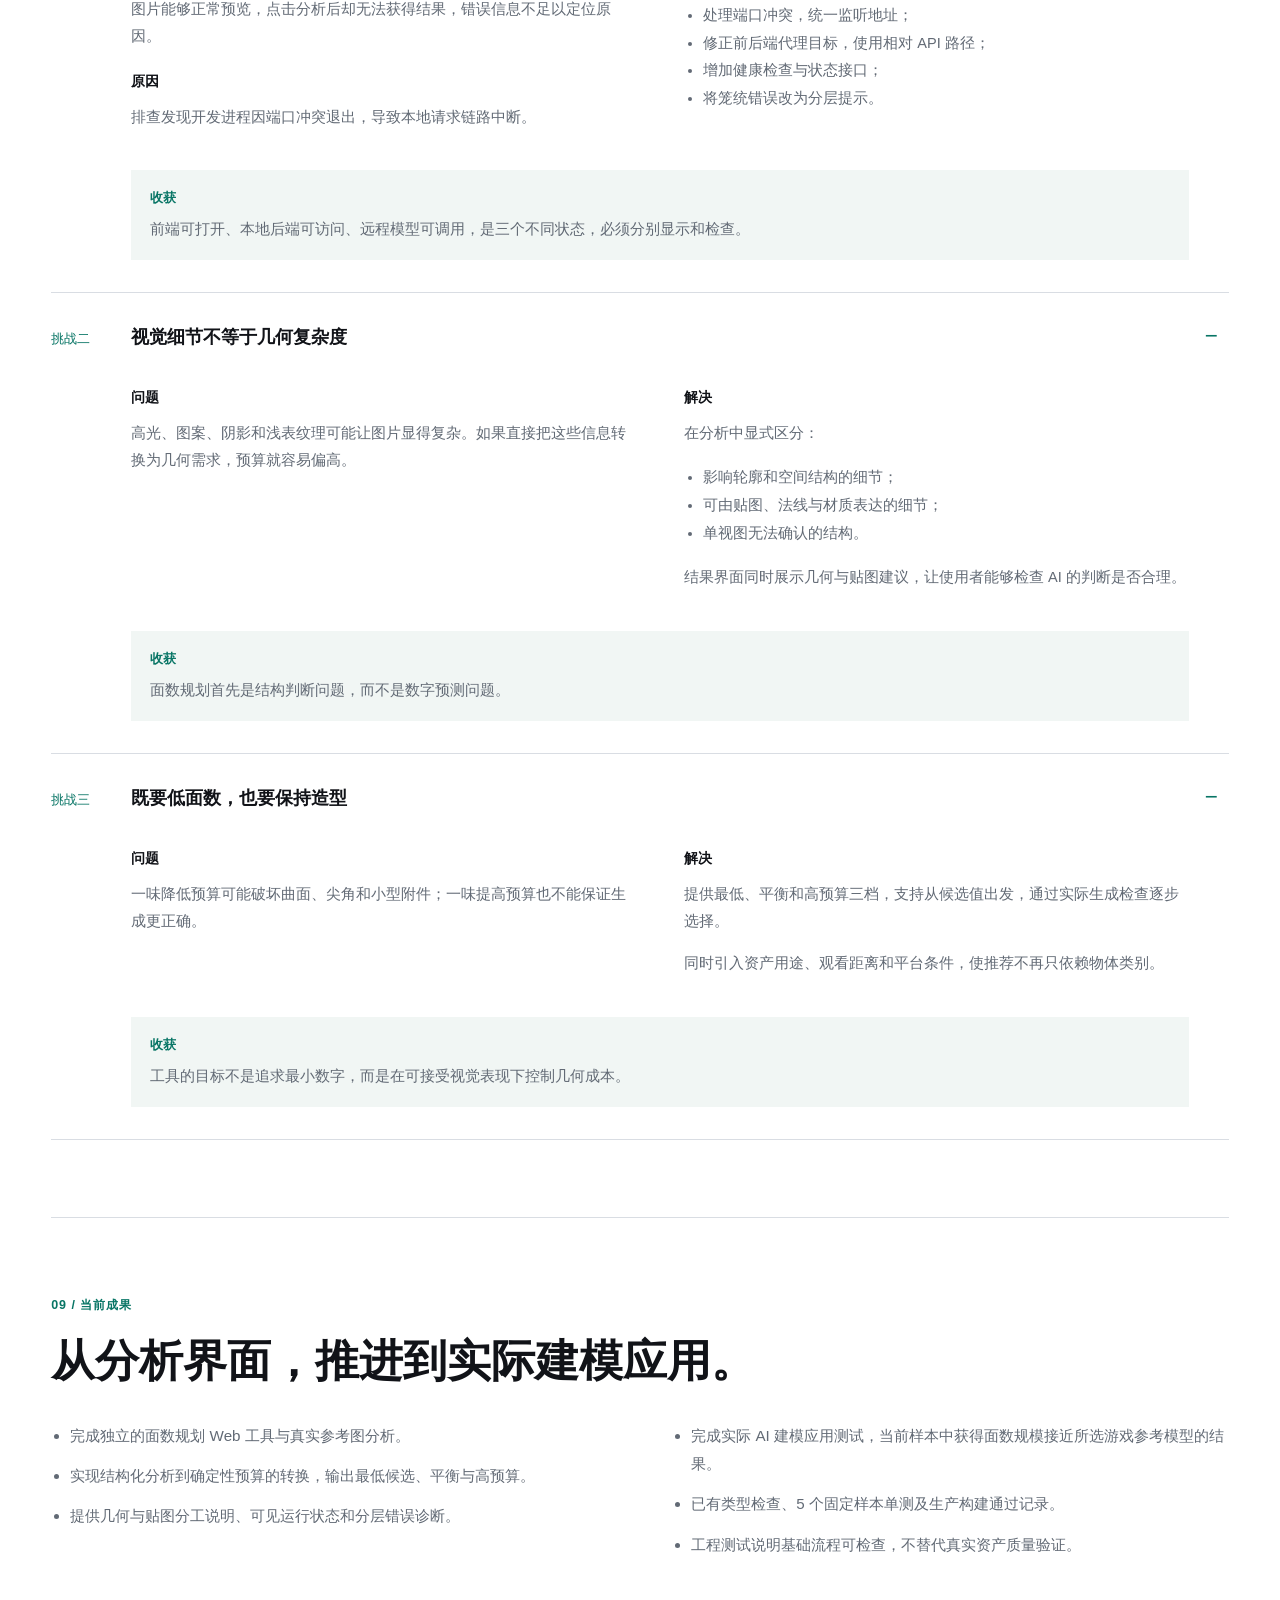
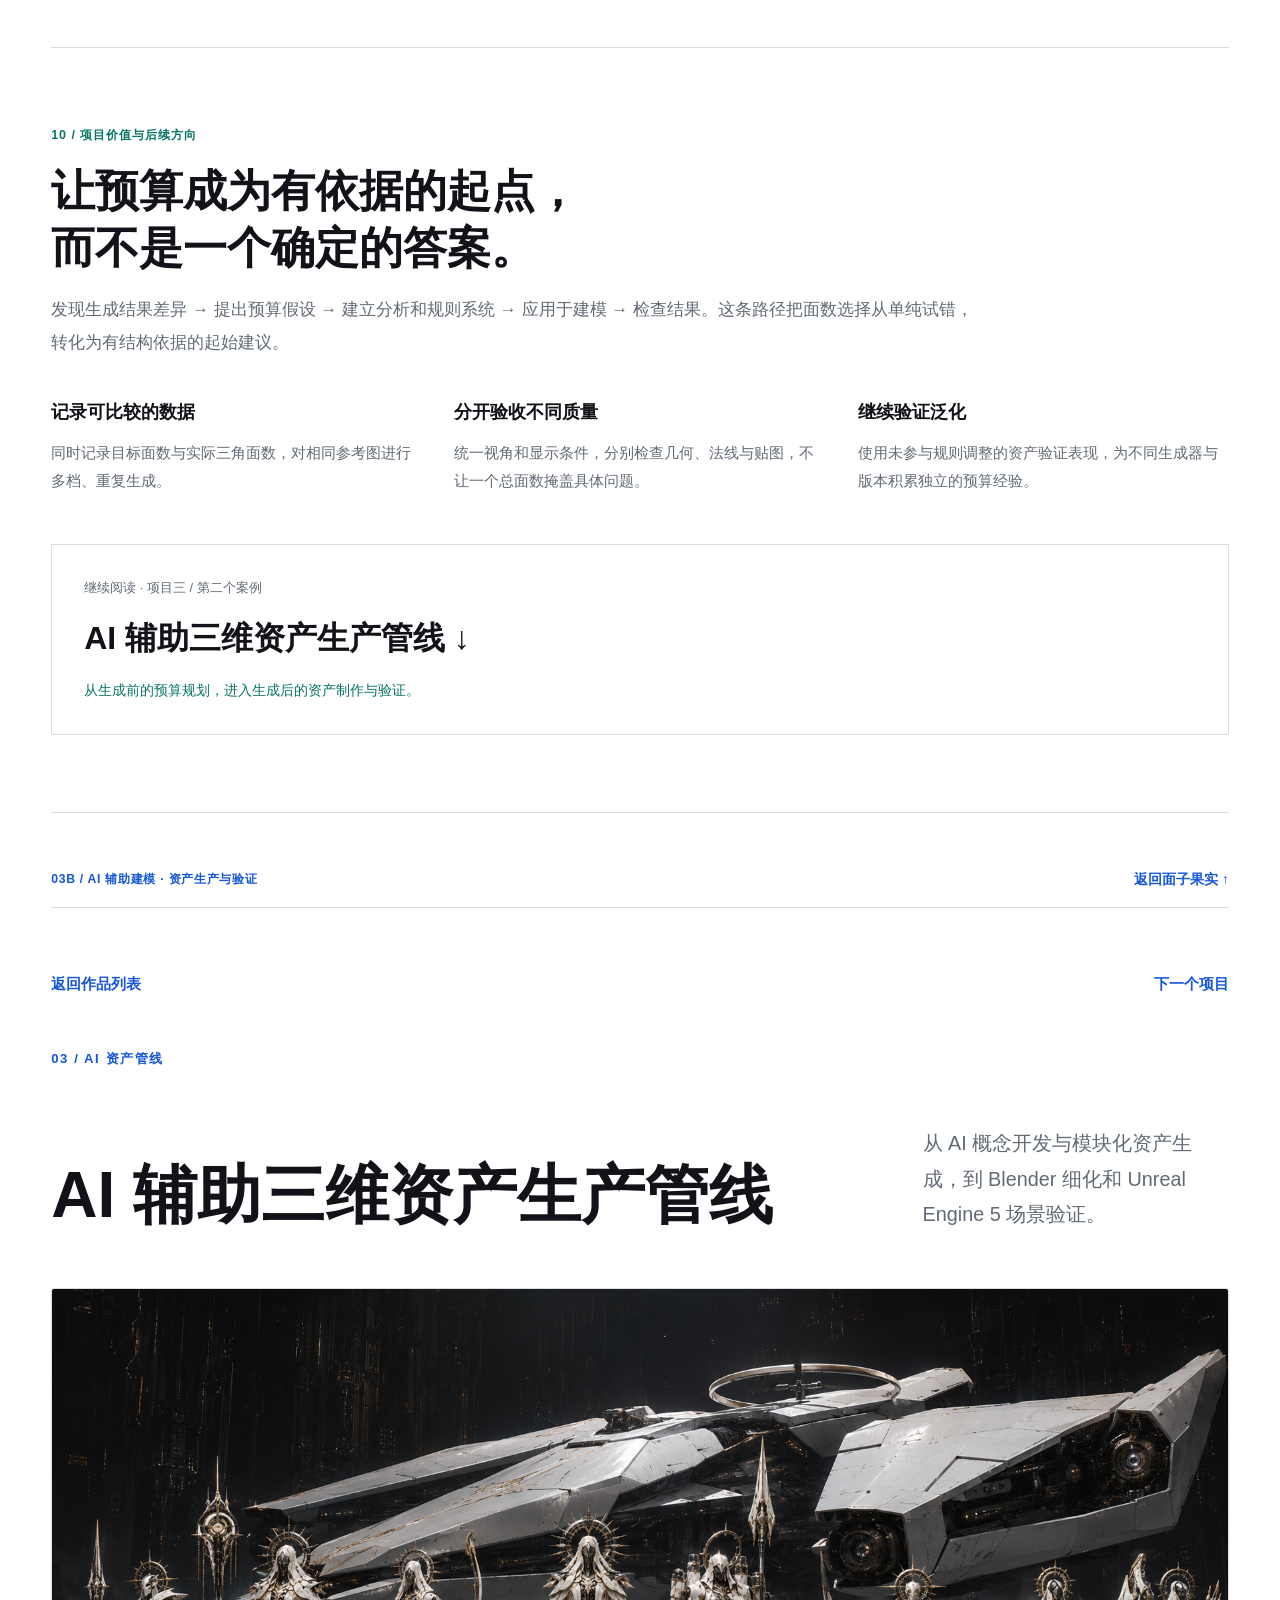
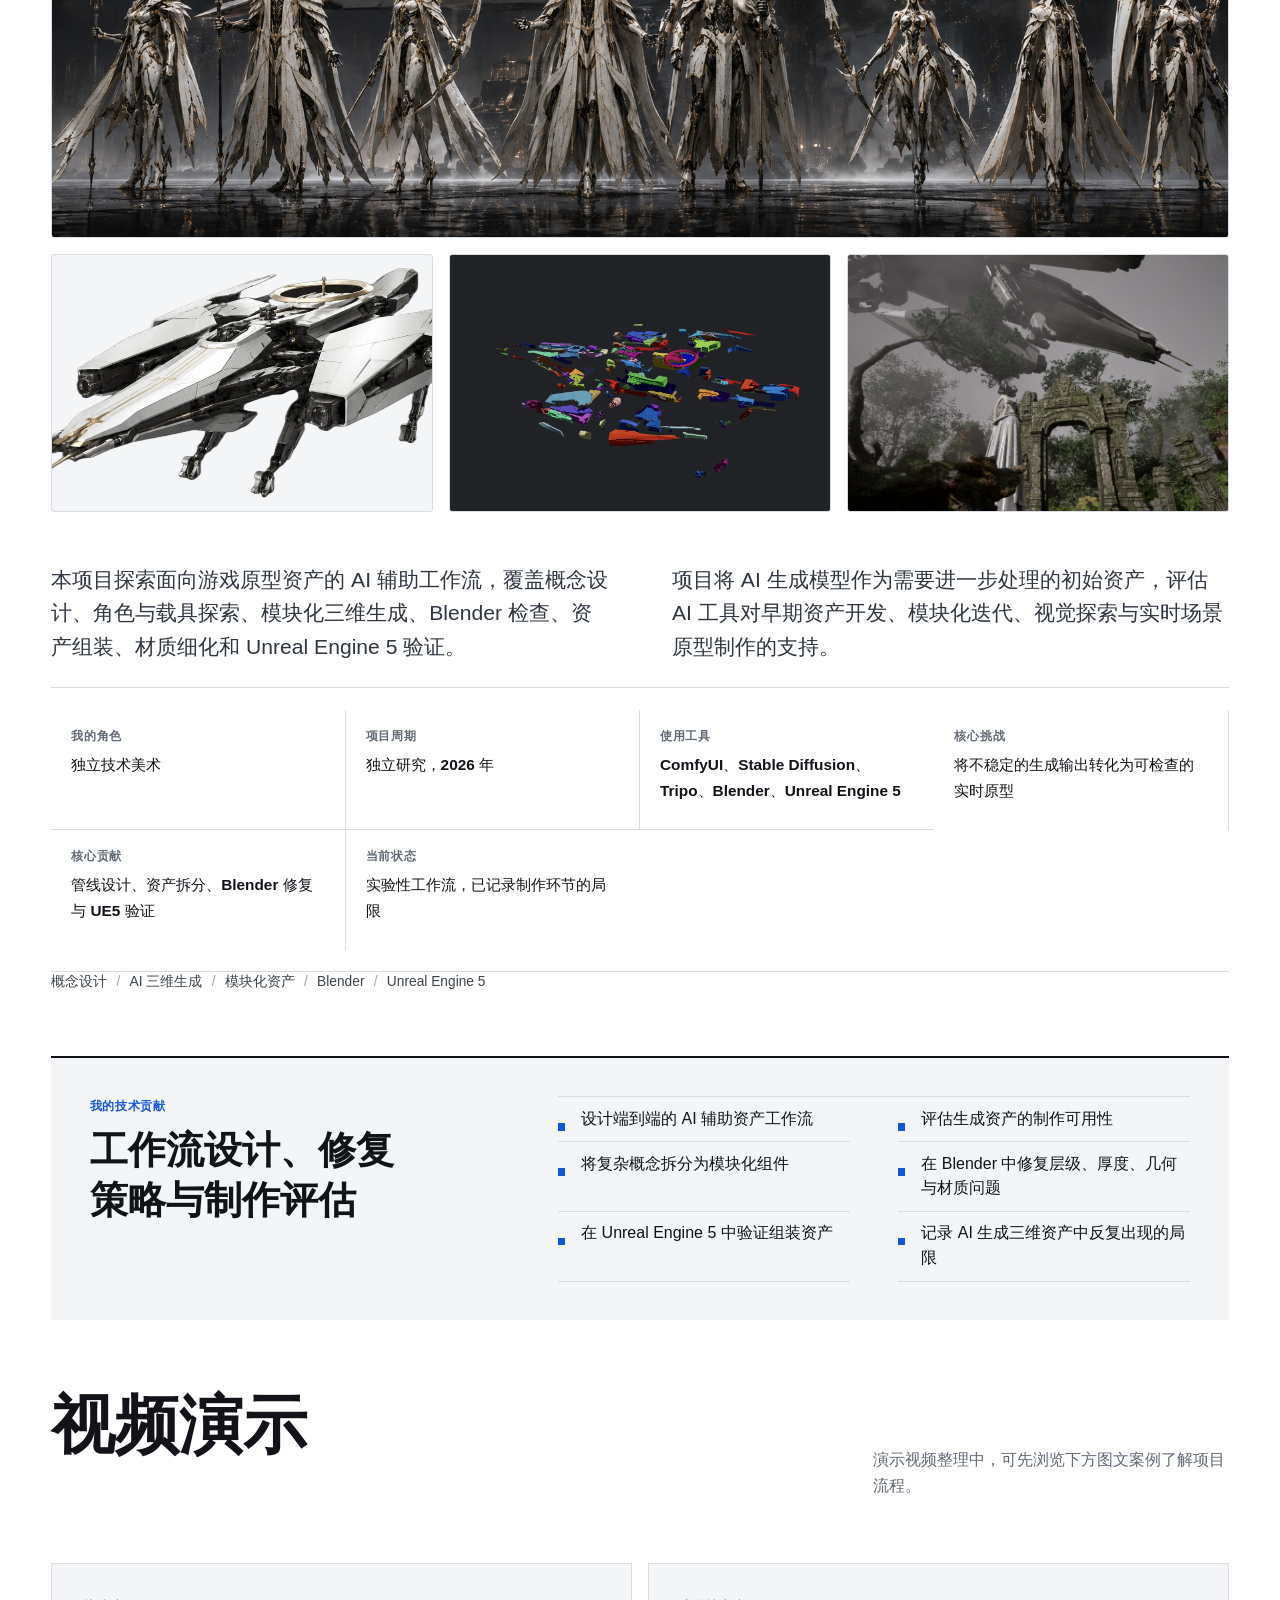
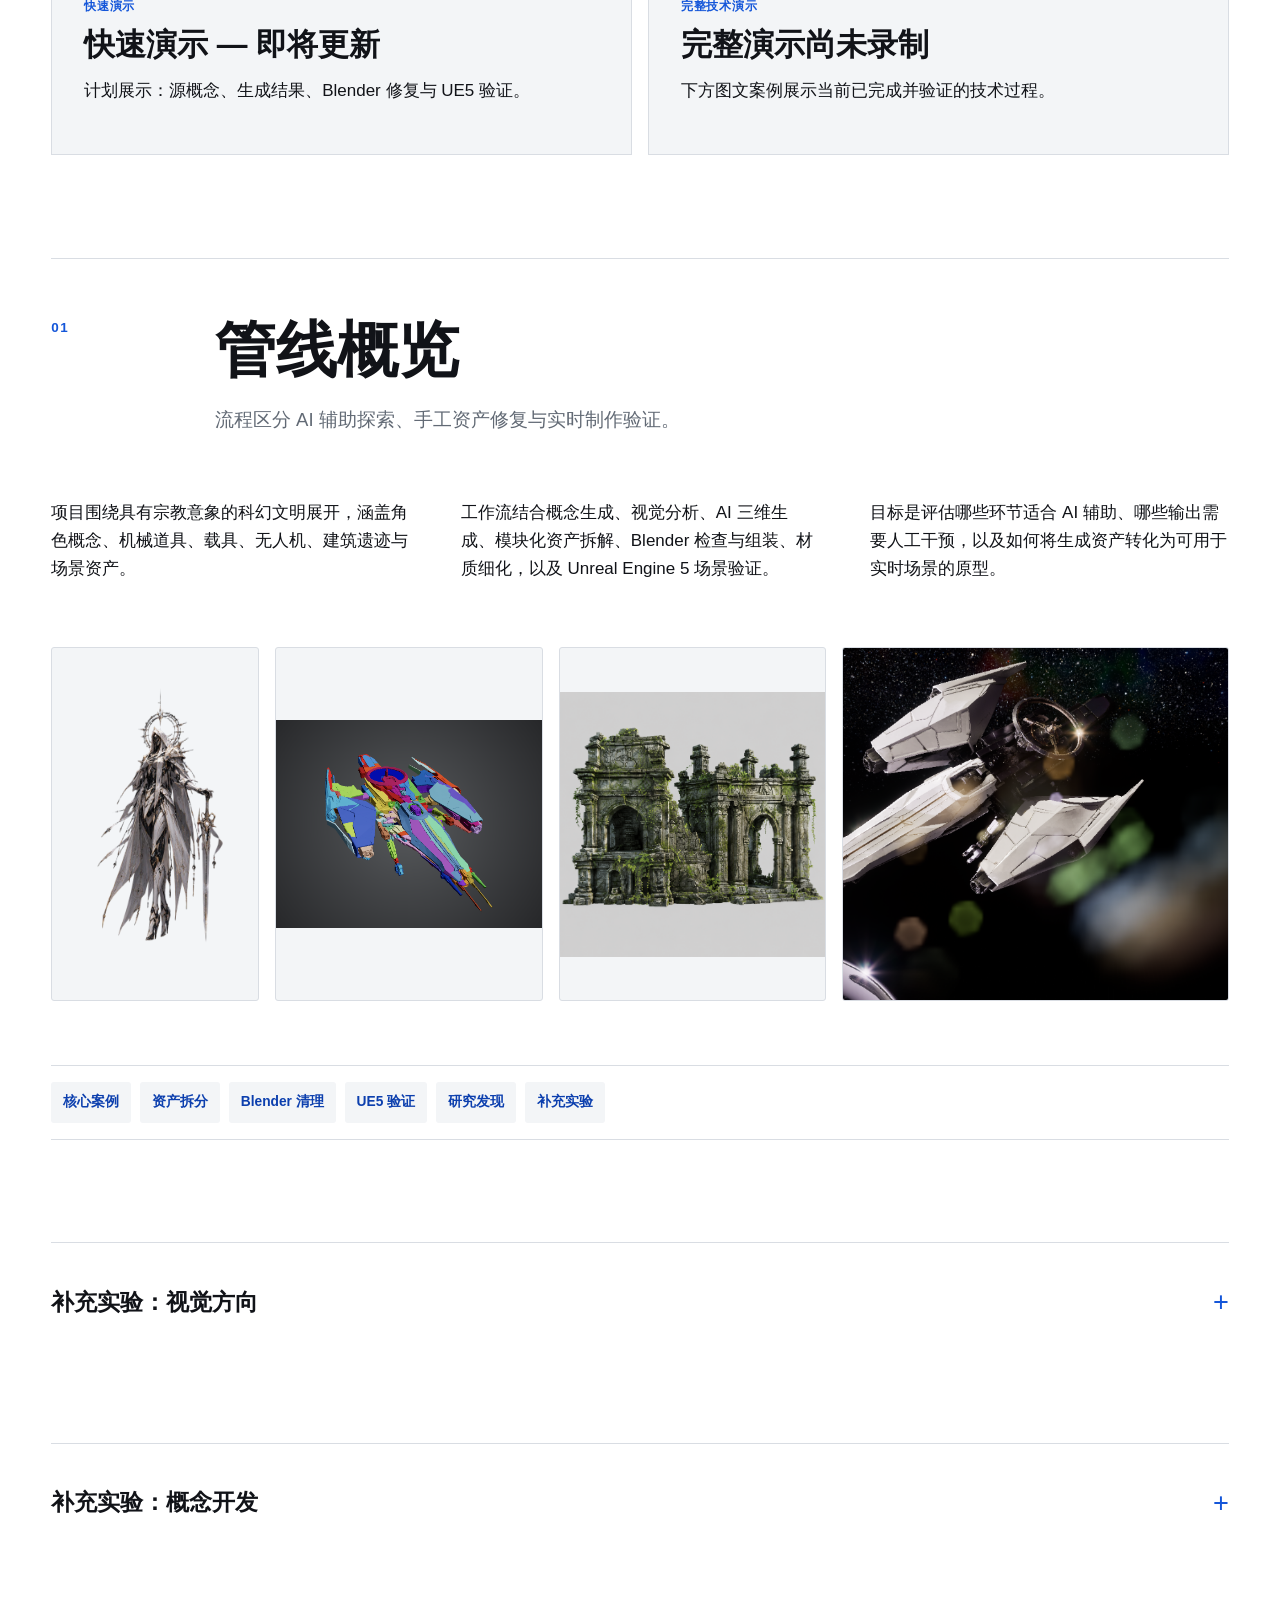
<file: projects/ai-asset-pipeline.html>
<!doctype html>
<html lang="zh-CN">
<head>
  <meta charset="utf-8">
  <meta property="og:locale" content="zh_CN">
  <meta name="viewport" content="width=device-width, initial-scale=1">
  <link rel="icon" type="image/svg+xml" href="../assets/favicon.svg">
  <link rel="canonical" href="https://k-k-ing.github.io/kaixin-technical-art-portfolio/projects/ai-asset-pipeline.html">
  <title>AI 辅助建模｜面子果实与三维资产生产管线 — Kaixin Kang</title>
  <meta name="description" content="项目三包含两个 AI 建模案例：面子果实在生成前规划三角面预算，AI 辅助三维资产生产管线探索生成后的模块化拆分、Blender 修复与 UE5 验证。">
  <meta property="og:title" content="AI 辅助建模｜面子果实与三维资产生产管线">
  <meta property="og:description" content="从参考图结构分析与几何预算，到 AI 生成资产的修复、组装和实时验证。">
  <meta property="og:type" content="article">
  <meta property="og:url" content="https://k-k-ing.github.io/kaixin-technical-art-portfolio/projects/ai-asset-pipeline.html">
  <meta property="og:image" content="https://k-k-ing.github.io/kaixin-technical-art-portfolio/assets/projects/geometry-planner/screens/planner-analysis-result.png">
  <meta property="og:image:alt" content="面子果实的真实分析界面：参考图、三档几何预算与几何贴图分工">
  <meta name="twitter:card" content="summary_large_image">
  <link rel="stylesheet" href="../styles.css">
  <link rel="stylesheet" href="../geometry.css">
  <script src="../script.js" defer></script>
</head>
<body class="ai-asset-case">
  <a class="skip-link" href="#main">跳转到主要内容</a>

  <header class="site-header">
    <div class="header-inner">
      <a class="wordmark" href="../index.html" aria-label="Kaixin Kang 首页">KAIXIN KANG</a>
      <button class="nav-toggle" type="button" aria-label="展开导航" aria-expanded="false" aria-controls="site-navigation" data-nav-toggle>
        <span></span>
        <span></span>
      </button>
      <nav class="site-nav" id="site-navigation" aria-label="主导航" data-site-nav>
        <a href="../index.html#work" aria-current="page">作品</a>
        <a href="../index.html#about">关于我</a>
        <a href="../resume-source.html">简历</a>
        <a href="https://github.com/K-k-ing" target="_blank" rel="noreferrer">GitHub</a>
        <a href="../index.html#linkedin">LinkedIn</a>
        <a href="mailto:122880509@qq.com">联系</a>
      </nav>
    </div>
  </header>

  <main class="case-main" id="main">
    <div class="container">
      <header class="modeling-group-header">
        <nav class="case-nav" aria-label="项目导航"><a class="text-link" href="../index.html#work">返回作品列表</a><a class="text-link" href="ai-npc.html">下一个项目</a></nav>
        <p class="eyebrow">03 / AI 辅助建模 · 两个案例</p>
        <nav class="modeling-case-nav" aria-label="项目三的两个案例">
          <a href="#geometry-planner"><span>03A · 生成之前</span><strong>面子果实</strong><small>参考图分析与几何预算规划 ↓</small></a>
          <a href="#asset-production"><span>03B · 生成之后</span><strong>AI 辅助三维资产生产管线</strong><small>模块化制作、Blender 修复与 UE5 验证 ↓</small></a>
        </nav>
      </header>

      <article class="geometry-case" id="geometry-planner" aria-labelledby="geometry-title">
        <header class="geo-hero">
          <p class="eyebrow">03A / AI 辅助 3D 资产工具 · 技术美术工具</p>
          <div class="geo-hero-copy"><div><h1 id="geometry-title">面子果实</h1><p class="geo-english" lang="en">AI Geometry Budget Planner</p></div><div><h2>让 AI 建模，<br>从合适的面数开始。</h2><p>我把 AI 建模中的面数选择前移到生成之前：先根据参考图分析结构，再结合资产用途、观看距离和目标平台，给出可检查、可验证的三角面预算。</p><p>它不是减面软件，也不是自动拓扑工具，而是帮助我决定“先用多少面试一次”的规划工具。</p><a class="text-link" href="#geo-results">查看真实分析与预算 ↓</a></div></div>
          <dl class="geo-facts"><div><dt>我的职责</dt><dd>需求与工作流设计、预算规则<br>AI 辅助开发、测试与效果验证</dd></div><div><dt>技术栈</dt><dd>React · TypeScript · Vite<br>Node.js · 多模态视觉 API</dd></div><div><dt>当前状态</dt><dd>已实现真实视觉分析与面数规划<br>已应用于实际 AI 建模测试</dd></div></dl>
          <figure class="geo-figure geo-hero-image"><button class="media-trigger" type="button" data-lightbox aria-label="放大面子果实真实分析界面"><img src="../assets/projects/geometry-planner/screens/planner-analysis-result.png" alt="面子果实真实界面：鞋子配件参考图、使用条件、2,050 三角面候选预算与三档分析结果" width="1519" height="935" fetchpriority="high" decoding="async"></button><figcaption>真实分析界面 · 当前输入为鞋子配件，预算以 Triangles 为单位。点击图片可放大查看。</figcaption></figure>
        </header>
        <nav class="geo-contents" aria-label="面子果实目录"><a href="#geo-background">问题来源</a><a href="#geo-workflow">工作流</a><a href="#geo-results">预算案例</a><a href="#geo-application">建模测试</a><a href="#geo-technical">技术设计</a><a href="#geo-challenges">挑战与解决</a><a href="#asset-production">继续阅读旧案例 ↓</a></nav>

        <section class="geo-section" id="geo-background" aria-labelledby="geo-background-title">
          <div class="geo-section-heading"><span>01 / 项目背景与规划验证</span><h2 id="geo-background-title">模型需要的不是更多面，<br>而是合适的面数。</h2></div>
          <div class="geo-two-col"><p>在使用 AI 制作 3D 资产的过程中，我发现更高的目标面数并不总能得到更好的生成结果。对于以平面、折线和明确轮廓为主的简单资产，增加几何也可能引入多余起伏和不稳定的表面结构。</p><p>我用金属五角星进行测试：左图是经过预算计算后生成的约 500 面版本，右图为 2,000+ 面版本。在这组结果中，规划后的低面数版本主要折面与轮廓更清楚，视觉表现反而更好。</p></div>
          <div class="geo-star-grid geo-star-shaded"><figure class="geo-figure"><button class="media-trigger" type="button" data-lightbox aria-label="放大计算后约500面五角星效果"><img src="../assets/projects/geometry-planner/screens/star-planned-500-shaded.png" alt="经过预算计算后生成的约500面金属五角星，主要折面与尖角轮廓较清晰" width="697" height="589" loading="lazy" decoding="async"></button><figcaption><b>经过计算 · 约 500 面</b><br>本次选择的规划版本：主要折面更清楚，轮廓保持较好。</figcaption></figure><figure class="geo-figure"><button class="media-trigger" type="button" data-lightbox aria-label="放大2000多面五角星效果"><img src="../assets/projects/geometry-planner/screens/star-2000-plus-shaded.png" alt="2000多面金属五角星版本，中心及部分折面出现额外起伏与不规则变化" width="599" height="614" loading="lazy" decoding="async"></button><figcaption><b>较高面数 · 2,000+ 面</b><br>更多几何没有带来更好的结果，中心与部分折面出现不规则变化。</figcaption></figure></div>
          <details class="geo-wireframe-details"><summary>展开线框与实际统计：503 / 2,056 面片</summary><div class="geo-star-grid"><figure class="geo-figure"><button class="media-trigger" type="button" data-lightbox aria-label="放大 503 面片五角星"><img src="../assets/projects/geometry-planner/screens/star-503-faces.png" alt="五角星较低面数版本：界面显示 503 面片、586 顶点，主要折线与轮廓较清晰" width="1524" height="753" loading="lazy" decoding="async"></button><figcaption><b>503 面片 / 586 顶点</b> · 原始界面统计。</figcaption></figure><figure class="geo-figure"><button class="media-trigger" type="button" data-lightbox aria-label="放大 2056 面片五角星"><img src="../assets/projects/geometry-planner/screens/star-2056-faces.png" alt="五角星较高面数版本：界面显示 2056 面片、6168 顶点，中心及局部结构存在异常" width="1342" height="711" loading="lazy" decoding="async"></button><figcaption><b>2,056 面片 / 6,168 顶点</b> · 原始界面统计。</figcaption></figure></div></details>
          <p class="geo-note">这个案例支持我在生成前按结构需求规划预算，而不是默认选择高密度输出；它不单独证明“面数越少，质量越高”。原截图统计口径为“面片”，后续工具与验证统一使用 Triangles，不直接混算。</p>
        </section>

        <section class="geo-section" id="geo-goal" aria-labelledby="geo-goal-title">
          <div class="geo-section-heading"><span>02 / 工具目标</span><h2 id="geo-goal-title">在生成之前，先回答三个制作问题。</h2></div>
          <div class="geo-three-col geo-question-grid"><article><span>从哪里开始？</span><h3>选择候选面数</h3><p>这个资产应该从多少三角面开始尝试，而不是默认选择最高密度？</p></article><article><span>把面用在哪里？</span><h3>区分几何与贴图</h3><p>哪些结构需要真实几何，哪些细节可以交给贴图、法线与材质？</p></article><article><span>如何判断合适？</span><h3>结合使用条件</h3><p>在资产用途、观看距离与目标平台下，应该优先测试哪个档位？</p></article></div>
          <p class="geo-closing-copy">我希望把依赖经验的参数选择，转化为一个可以查看依据、调整条件和检查结果的工作流。</p>
        </section>

        <section class="geo-section" id="geo-workflow" aria-labelledby="geo-workflow-title">
          <div class="geo-section-heading"><span>03 / 实际工作流</span><h2 id="geo-workflow-title">工具负责规划，生成结果负责检验建议。</h2></div>
          <div class="geo-workflow" aria-label="面子果实内部规划与外部建模验证流程"><div class="geo-workflow-stage"><p class="eyebrow">面子果实内部</p><ol><li>参考图上传</li><li>真实视觉分析</li><li>结构化特征</li><li>本地预算计算</li><li>三档建议</li></ol></div><span class="geo-flow-arrow" aria-hidden="true">→</span><div class="geo-workflow-stage geo-workflow-external"><p class="eyebrow">外部建模与人工验证</p><ol><li>外部 AI 建模</li><li>网格与视觉检查</li></ol></div></div>
          <div class="geo-two-col geo-io"><div><h3>输入</h3><p>单张资产参考图、资产用途、观看距离、目标平台。</p></div><div><h3>输出</h3><p>资产类型与结构描述、最低成形候选、推荐区间、平衡与高预算测试值，以及几何／贴图分工、结构分析指标、不确定性和分析来源。</p></div></div>
          <p class="geo-note">界面中的“最低安全成形面数”是优先测试的估算起点，并非对任何生成器都成立的质量保证。</p>
        </section>

        <section class="geo-section" id="geo-features" aria-labelledby="geo-features-title">
          <div class="geo-section-heading"><span>04 / 已实现功能</span><h2 id="geo-features-title">数字之外，让结构判断也能被检查。</h2></div>
          <div class="geo-feature-grid"><article><h3>参考图输入与预览</h3><p>支持点击与拖拽上传、图片预览、尺寸和大小校验，以及重置、失败提示和重试。</p></article><article><h3>真实 AI 结构分析</h3><p>多模态视觉服务分析轮廓、平面／曲面、薄结构、小型细节、对称重复与遮挡不确定性，整理为 <code>GeometryImageAnalysisV1</code> 数据。</p></article><article><h3>可解释的三档规划</h3><p>本地 TypeScript 计算器结合结构特征和使用条件，输出最低成形候选、平衡预算与高预算测试值。</p></article><article><h3>分析来源与运行状态</h3><p>显示后端连接、Mock / Real AI 模式、模型与分析来源。真实调用失败时不静默返回 Mock 示例，避免把演示数据当作真实分析。</p></article></div>
          <div class="geo-feature-visual"><div><h3>Geometry vs Texture</h3><p>顶部圆环、鞋尖与铃铛等空间结构需要考虑几何支撑；菱形拼色、浅表缝线阴影与材质高光则可能通过贴图或法线表达。</p><p>结果不只给出面数，还解释哪些细节值得占用几何预算，让我能检查“看起来复杂”是否真的意味着“需要更多几何”。</p></div><figure class="geo-figure"><button class="media-trigger" type="button" data-lightbox aria-label="放大几何与贴图分工结果"><img src="../assets/projects/geometry-planner/screens/planner-geometry-texture.png" alt="面子果实结果：真实几何与贴图法线分工，以及轮廓复杂度等结构指标" width="1288" height="793" loading="lazy" decoding="async"></button><figcaption>真实输出中的几何／贴图分工。结构指标是分析特征，不是模型精度或质量评分。</figcaption></figure></div>
        </section>

        <section class="geo-section" id="geo-results" aria-labelledby="geo-results-title">
          <div class="geo-section-heading"><span>05 / 当前结果示例 · 鞋子配件</span><h2 id="geo-results-title">同一份结构分析，给出三个验证起点。</h2><p>这次输入为一双带装饰的幻想风格鞋子，界面条件为“标准游戏道具 / 近距离 / 影视级”。以下数字仅对应本次参考图与条件。</p></div>
          <div class="geo-budget-panel"><div class="geo-budget-range"><span>推荐区间 / Triangles</span><strong>2,100–4,500</strong><p>预算规划输出，不是生成后的网格统计。</p></div><div class="geo-budget-tiers"><article><span>Minimum / 最低成形候选</span><strong>2,050</strong><p>优先检查轮廓、尖角与薄结构。</p></article><article><span>Balanced / 平衡目标</span><strong>3,300</strong><p>选择结构保持与几何成本的起始目标。</p></article><article><span>High / 高预算测试</span><strong>4,500</strong><p>验证增加面数是否带来真实细节收益。</p></article></div></div>
          <div class="geo-feature-visual geo-feature-visual-reverse"><div><h3>未知的结构，也需要被明确记录。</h3><p>单张参考图无法确认鞋子背面、相互遮挡处，以及铃铛与鞋尖的连接方式。界面保留这些不确定性，并说明它们如何影响测试区间。</p><p>相应建议还需要通过实际生成、导出网格统计与美术观察验证，不能只靠页面中的一组数字判断成功。</p></div><figure class="geo-figure"><button class="media-trigger" type="button" data-lightbox aria-label="放大结构特征与不确定性说明"><img src="../assets/projects/geometry-planner/screens/planner-features-uncertainty.png" alt="结构特征与预算计算说明：轮廓、曲面、薄结构和深度不确定性，以及不可见区域的明确提示" width="1160" height="895" loading="lazy" decoding="async"></button><figcaption>特征与不确定性说明，保留单视图分析无法确认的部分。</figcaption></figure></div>
          <p class="geo-note">这组预算不是所有类似资产的通用标准，也不是下方完整角色模型的实际面数。鞋子分析和完整角色测试分开展示，不把它们排成未经说明的一对一生成结果。</p>
        </section>

        <section class="geo-section" id="geo-application" aria-labelledby="geo-application-title">
          <div class="geo-section-heading"><span>06 / 从预算建议到实际建模</span><h2 id="geo-application-title">进入真实建模，再观察造型与线框。</h2><p>我将规划建议用于后续 AI 建模，检查生成资产的外轮廓、主要体块与线框分布。当前测试已经得到能够保持主要造型、同时控制几何规模的结果。</p></div>
          <div class="geo-character-grid"><figure class="geo-figure"><button class="media-trigger" type="button" data-lightbox aria-label="放大生成角色材质预览"><img src="../assets/projects/geometry-planner/screens/character-material-preview.png" alt="实际 AI 建模应用测试中的小丑风格完整角色，展示材质与主要造型" width="419" height="689" loading="lazy" decoding="async"></button><figcaption><b>生成角色 · 材质预览</b><br>观察头部、服装、四肢与装饰的整体造型。</figcaption></figure><figure class="geo-figure"><button class="media-trigger" type="button" data-lightbox aria-label="放大生成角色线框"><img src="../assets/projects/geometry-planner/screens/character-wireframe.png" alt="完整生成角色的线框视图，用于观察主要体块和装饰区域的几何分布" width="422" height="763" loading="lazy" decoding="async"></button><figcaption><b>生成角色 · 线框检查</b><br>观察几何分布；截图未显示完整三角面统计。</figcaption></figure></div>
          <div class="geo-game-reference"><div><p class="eyebrow">独立对照资料 / 非本人制作</p><h3>游戏资产面数规模对照</h3><p>在我目前测试的案例中，规划后生成资产的面数规模已接近用于对照的《马里奥赛车8》模型。这个比较关注几何预算规模，不代表整体制作质量、拓扑质量或蒙皮与动画变形能力相同。</p><p>当前线框截图没有显示完整统计数字，因此暂不填写具体减面百分比，也不把两者视为同类、同条件的严格性能测试。</p><p class="geo-reference-credit">对照来源：《马里奥赛车8》角色模型线框资料。原作及角色版权归 Nintendo；仅用于学习与几何规模观察。</p></div><figure class="geo-figure"><button class="media-trigger" type="button" data-lightbox aria-label="放大马里奥赛车8参考模型线框"><img src="../assets/projects/geometry-planner/screens/mario-kart-reference-wireframe.png" alt="马里奥赛车8角色的参考线框，独立对照资料，非本人制作" width="821" height="842" loading="lazy" decoding="async"></button><figcaption>参考模型，非本项目生成或制作。不同姿态与显示条件不构成严格视觉对照。</figcaption></figure></div>
        </section>

        <section class="geo-section" id="geo-technical" aria-labelledby="geo-technical-title">
          <div class="geo-section-heading"><span>07 / 关键技术设计</span><h2 id="geo-technical-title">让 AI 理解结构，<br>让规则负责数字决策。</h2><p>我没有让视觉模型直接给出一个无法追溯的面数，而是把理解与计算拆成两个部分。</p></div>
          <div class="geo-system"><article><span>视觉层</span><h3>参考图 → 结构化理解</h3><p>轮廓、曲面、薄结构、装饰细节与不确定性。</p></article><span aria-hidden="true">→</span><article><span>规则层</span><h3>特征 + 条件 → 预算</h3><p>本地确定性计算，给出候选区间与解释。</p></article><span aria-hidden="true">→</span><article><span>验证层</span><h3>生成资产 → 检查与修正规则</h3><p>记录实际三角面，观察几何、法线与贴图质量。</p></article></div>
          <p class="geo-note">相同的结构化输入可以得到相同计算结果，方便追溯推荐依据与调整规则。确定性不等于准确性，但它为准确性的验证和改进提供了基础。</p>
          <div class="geo-three-col geo-technical-notes"><article><h3>统一三角面口径</h3><p>使用 Triangles，避免 Faces、Polygons 和 Vertices 混用。后续以实际导出网格比较，而不是直接采用生成器滑块的目标值。</p></article><article><h3>适配器隔离</h3><p>视觉服务放在独立适配器中，区分 Mock 与真实调用，减少供应商变化对前端和预算计算器的影响。</p></article><article><h3>数据与密钥边界</h3><p>返回结果经过 JSON 提取、运行时验证与归一化后才进入计算器。API 密钥只由后端读取，不向前端返回，也不记入请求日志。</p></article></div>
        </section>

        <section class="geo-section" id="geo-challenges" aria-labelledby="geo-challenges-title">
          <div class="geo-section-heading"><span>08 / 遇到的挑战与解决过程</span><h2 id="geo-challenges-title">从分层诊断，到可验证的预算选择。</h2><p>从笼统报错到分层诊断；从视觉复杂度到几何／贴图分工；在低面数与造型保持之间寻找合适预算。</p></div>
          <div class="geo-challenges">
            <details open><summary><span>挑战一</span><h3>分析失败，但界面只显示 <code>Failed to fetch</code></h3></summary><div class="geo-challenge-body"><div><h4>问题</h4><p>图片能够正常预览，点击分析后却无法获得结果，错误信息不足以定位原因。</p><h4>原因</h4><p>排查发现开发进程因端口冲突退出，导致本地请求链路中断。</p></div><div><h4>解决</h4><ul><li>处理端口冲突，统一监听地址；</li><li>修正前后端代理目标，使用相对 API 路径；</li><li>增加健康检查与状态接口；</li><li>将笼统错误改为分层提示。</li></ul></div><p class="geo-takeaway"><b>收获</b>前端可打开、本地后端可访问、远程模型可调用，是三个不同状态，必须分别显示和检查。</p></div></details>
            <details open><summary><span>挑战二</span><h3>视觉细节不等于几何复杂度</h3></summary><div class="geo-challenge-body"><div><h4>问题</h4><p>高光、图案、阴影和浅表纹理可能让图片显得复杂。如果直接把这些信息转换为几何需求，预算就容易偏高。</p></div><div><h4>解决</h4><p>在分析中显式区分：</p><ul><li>影响轮廓和空间结构的细节；</li><li>可由贴图、法线与材质表达的细节；</li><li>单视图无法确认的结构。</li></ul><p>结果界面同时展示几何与贴图建议，让使用者能够检查 AI 的判断是否合理。</p></div><p class="geo-takeaway"><b>收获</b>面数规划首先是结构判断问题，而不是数字预测问题。</p></div></details>
            <details open><summary><span>挑战三</span><h3>既要低面数，也要保持造型</h3></summary><div class="geo-challenge-body"><div><h4>问题</h4><p>一味降低预算可能破坏曲面、尖角和小型附件；一味提高预算也不能保证生成更正确。</p></div><div><h4>解决</h4><p>提供最低、平衡和高预算三档，支持从候选值出发，通过实际生成检查逐步选择。</p><p>同时引入资产用途、观看距离和平台条件，使推荐不再只依赖物体类别。</p></div><p class="geo-takeaway"><b>收获</b>工具的目标不是追求最小数字，而是在可接受视觉表现下控制几何成本。</p></div></details>
          </div>
        </section>

        <section class="geo-section" id="geo-outcome" aria-labelledby="geo-outcome-title">
          <div class="geo-section-heading"><span>09 / 当前成果</span><h2 id="geo-outcome-title">从分析界面，推进到实际建模应用。</h2></div>
          <div class="geo-two-col"><ul class="geo-outcomes"><li>完成独立的面数规划 Web 工具与真实参考图分析。</li><li>实现结构化分析到确定性预算的转换，输出最低候选、平衡与高预算。</li><li>提供几何与贴图分工说明、可见运行状态和分层错误诊断。</li></ul><ul class="geo-outcomes"><li>完成实际 AI 建模应用测试，当前样本中获得面数规模接近所选游戏参考模型的结果。</li><li>已有类型检查、5 个固定样本单测及生产构建通过记录。</li><li>工程测试说明基础流程可检查，不替代真实资产质量验证。</li></ul></div>
        </section>

        <section class="geo-section" id="geo-next" aria-labelledby="geo-next-title">
          <div class="geo-section-heading"><span>10 / 项目价值与后续方向</span><h2 id="geo-next-title">让预算成为有依据的起点，<br>而不是一个确定的答案。</h2><p>发现生成结果差异 → 提出预算假设 → 建立分析和规则系统 → 应用于建模 → 检查结果。这条路径把面数选择从单纯试错，转化为有结构依据的起始建议。</p></div>
          <div class="geo-three-col"><article><h3>记录可比较的数据</h3><p>同时记录目标面数与实际三角面数，对相同参考图进行多档、重复生成。</p></article><article><h3>分开验收不同质量</h3><p>统一视角和显示条件，分别检查几何、法线与贴图，不让一个总面数掩盖具体问题。</p></article><article><h3>继续验证泛化</h3><p>使用未参与规则调整的资产验证表现，为不同生成器与版本积累独立的预算经验。</p></article></div>
          <a class="geo-continue" href="#asset-production"><span>继续阅读 · 项目三 / 第二个案例</span><strong>AI 辅助三维资产生产管线 ↓</strong><small>从生成前的预算规划，进入生成后的资产制作与验证。</small></a>
        </section>
      </article>

      <article id="asset-production" class="modeling-legacy-case" aria-label="项目三第二个案例：AI 辅助三维资产生产管线">
      <div class="modeling-legacy-label"><p class="eyebrow">03B / AI 辅助建模 · 资产生产与验证</p><a class="text-link" href="#geometry-planner">返回面子果实 ↑</a></div>
      <header class="case-hero asset-production-hero">
        <nav class="case-nav" aria-label="项目导航">
          <a class="text-link" href="../index.html#work">返回作品列表</a>
          <a class="text-link" href="ai-npc.html">下一个项目</a>
        </nav>

        <div class="case-title-wrap" data-reveal>
          <p class="asset-project-label">03 / AI 资产管线</p>
          <h1>AI 辅助三维资产生产管线</h1>
          <p class="case-subtitle">从 AI 概念开发与模块化资产生成，到 Blender 细化和 Unreal Engine 5 场景验证。</p>
        </div>

        <div class="asset-hero-grid" data-reveal>
          <figure class="asset-hero-panel asset-hero-panel-main" data-optional-media>
            <button class="media-trigger" type="button" data-lightbox aria-label="放大概念资产系列">
              <img src="../assets/projects/ai-asset-pipeline/hero/hero-concept-family.png" alt="融合宗教意象与科幻风格的角色及飞船概念系列" width="1916" height="821" fetchpriority="high" data-hide-on-error>
            </button>
            <figcaption>概念方向</figcaption>
          </figure>
          <figure class="asset-hero-panel" data-optional-media>
            <button class="media-trigger" type="button" data-lightbox aria-label="放大选定的飞船资产">
              <img src="../assets/projects/ai-asset-pipeline/hero/hero-spacecraft-asset.png" alt="选定的白金配色模块化飞船资产" width="978" height="501" data-hide-on-error>
            </button>
            <figcaption>生成资产</figcaption>
          </figure>
          <figure class="asset-hero-panel" data-optional-media>
            <button class="media-trigger" type="button" data-lightbox aria-label="放大 Blender 模块化拆解图">
              <img src="../assets/projects/ai-asset-pipeline/hero/hero-blender-breakdown.png" alt="Blender 检查视图中的拆分飞船组件" width="1305" height="771" data-hide-on-error>
            </button>
            <figcaption>Blender 检查</figcaption>
          </figure>
          <figure class="asset-hero-panel" data-optional-media>
            <button class="media-trigger" type="button" data-lightbox aria-label="放大 Unreal Engine 场景整合图">
              <img src="../assets/projects/ai-asset-pipeline/hero/hero-ue5-integration.png" alt="整合到 Unreal Engine 场景中的飞船与建筑资产" width="1746" height="1098" data-hide-on-error>
            </button>
            <figcaption>UE5 验证</figcaption>
          </figure>
        </div>

        <div class="asset-hero-summary" data-reveal>
          <p>本项目探索面向游戏原型资产的 AI 辅助工作流，覆盖概念设计、角色与载具探索、模块化三维生成、Blender 检查、资产组装、材质细化和 Unreal Engine 5 验证。</p>
          <p>项目将 AI 生成模型作为需要进一步处理的初始资产，评估 AI 工具对早期资产开发、模块化迭代、视觉探索与实时场景原型制作的支持。</p>
        </div>

        <dl class="case-metadata project-snapshot" aria-label="项目速览" data-reveal>
          <div>
            <dt>我的角色</dt>
            <dd>独立技术美术</dd>
          </div>
          <div>
            <dt>项目周期</dt>
            <dd>独立研究，2026 年</dd>
          </div>
          <div>
            <dt>使用工具</dt>
            <dd>ComfyUI、Stable Diffusion、Tripo、Blender、Unreal Engine 5</dd>
          </div>
          <div>
            <dt>核心挑战</dt>
            <dd>将不稳定的生成输出转化为可检查的实时原型</dd>
          </div>
          <div>
            <dt>核心贡献</dt>
            <dd>管线设计、资产拆分、Blender 修复与 UE5 验证</dd>
          </div>
          <div>
            <dt>当前状态</dt>
            <dd>实验性工作流，已记录制作环节的局限</dd>
          </div>
        </dl>

        <ul class="tags" aria-label="项目工具" data-reveal>
          <li>概念设计</li>
          <li>AI 三维生成</li>
          <li>模块化资产</li>
          <li>Blender</li>
          <li>Unreal Engine 5</li>
        </ul>

        <section class="contribution-panel" aria-labelledby="asset-contribution-title" data-reveal>
          <div>
            <p class="eyebrow">我的技术贡献</p>
            <h2 id="asset-contribution-title">工作流设计、修复策略与制作评估</h2>
          </div>
          <ul class="feature-list compact-list">
            <li>设计端到端的 AI 辅助资产工作流</li>
            <li>评估生成资产的制作可用性</li>
            <li>将复杂概念拆分为模块化组件</li>
            <li>在 Blender 中修复层级、厚度、几何与材质问题</li>
            <li>在 Unreal Engine 5 中验证组装资产</li>
            <li>记录 AI 生成三维资产中反复出现的局限</li>
          </ul>
        </section>

        <section class="case-section compact-case-section" aria-labelledby="asset-video-title" data-reveal>
          <div class="section-title">
            <h2 id="asset-video-title">视频演示</h2>
            <p>演示视频整理中，可先浏览下方图文案例了解项目流程。</p>
          </div>
          <div class="media-placeholder-grid">
            <article>
              <p class="eyebrow">快速演示</p>
              <h3>快速演示 — 即将更新</h3>
              <p>计划展示：源概念、生成结果、Blender 修复与 UE5 验证。</p>
            </article>
            <article>
              <p class="eyebrow">完整技术演示</p>
              <h3>完整演示尚未录制</h3>
              <p>下方图文案例展示当前已完成并验证的技术过程。</p>
            </article>
          </div>
        </section>
      </header>

      <section class="case-section asset-case-section" aria-labelledby="overview-title">
        <div class="asset-section-heading" data-reveal>
          <span class="asset-section-number">01</span>
          <div>
            <h2 id="overview-title">管线概览</h2>
            <p>流程区分 AI 辅助探索、手工资产修复与实时制作验证。</p>
          </div>
        </div>
        <div class="asset-overview-copy" data-reveal>
          <p>项目围绕具有宗教意象的科幻文明展开，涵盖角色概念、机械道具、载具、无人机、建筑遗迹与场景资产。</p>
          <p>工作流结合概念生成、视觉分析、AI 三维生成、模块化资产拆解、Blender 检查与组装、材质细化，以及 Unreal Engine 5 场景验证。</p>
          <p>目标是评估哪些环节适合 AI 辅助、哪些输出需要人工干预，以及如何将生成资产转化为可用于实时场景的原型。</p>
        </div>
        <div class="overview-media-grid">
          <figure data-reveal data-optional-media>
            <button class="media-trigger" type="button" data-lightbox aria-label="放大角色原型">
              <img src="../assets/projects/ai-asset-pipeline/asset-categories/overview-character-silhouette.png" alt="带有透明头部外壳与暴露内部结构的白色机械角色原型" width="1024" height="1536" loading="lazy" decoding="async" data-hide-on-error>
            </button>
            <figcaption>角色开发</figcaption>
          </figure>
          <figure data-reveal data-optional-media>
            <button class="media-trigger" type="button" data-lightbox aria-label="放大机械拆解图">
              <img src="../assets/projects/ai-asset-pipeline/asset-categories/overview-mechanical-breakdown.png" alt="按颜色区分的机械飞船组件拆解图" width="963" height="756" loading="lazy" decoding="async" data-hide-on-error>
            </button>
            <figcaption>机械结构拆解</figcaption>
          </figure>
          <figure data-reveal data-optional-media>
            <button class="media-trigger" type="button" data-lightbox aria-label="放大场景资产">
              <img src="../assets/projects/ai-asset-pipeline/asset-categories/overview-environment-asset.png" alt="中性背景下完成材质处理的模块化建筑遗迹" width="1254" height="1254" loading="lazy" decoding="async" data-hide-on-error>
            </button>
            <figcaption>场景资产</figcaption>
          </figure>
          <figure data-reveal data-optional-media>
            <button class="media-trigger" type="button" data-lightbox aria-label="放大飞船实时验证图">
              <img src="../assets/projects/ai-asset-pipeline/ue5-validation/overview-spacecraft-validation.png" alt="实时太空场景中的飞船原型" width="1821" height="1017" loading="lazy" decoding="async" data-hide-on-error>
            </button>
            <figcaption>实时验证</figcaption>
          </figure>
        </div>
      </section>

      <nav class="case-toc" aria-label="AI 资产管线案例目录" data-reveal>
        <a href="#generation-title">核心案例</a>
        <a href="#breakdown-title">资产拆分</a>
        <a href="#refinement-title">Blender 清理</a>
        <a href="#ue5-title">UE5 验证</a>
        <a href="#limitations-title">研究发现</a>
        <a href="#additional-experiments">补充实验</a>
      </nav>

      <details class="case-section asset-case-section additional-experiment" id="additional-experiments">
        <summary>补充实验：视觉方向</summary>
        <div class="asset-section-heading" data-reveal>
          <span class="asset-section-number">02</span>
          <div>
            <h2 id="visual-direction-title">视觉方向</h2>
            <p>以克制的视觉语言，统一宗教感轮廓、破损白色表面、暴露机械与可控工业照明。</p>
          </div>
        </div>
        <div class="visual-direction-layout">
          <figure class="visual-direction-main" data-reveal data-optional-media>
            <button class="media-trigger" type="button" data-lightbox aria-label="放大兜帽角色视觉方向图">
              <img src="../assets/projects/ai-asset-pipeline/visual-direction/hooded-character-language.png" alt="以兜帽机械角色建立暗黑宗教科幻的视觉语言" width="1672" height="941" loading="lazy" decoding="async" data-hide-on-error>
            </button>
          </figure>
          <div class="visual-direction-copy" data-reveal>
            <dl class="direction-list">
              <div>
                <dt>风格</dt>
                <dd>结合暗黑科幻与哥特宗教符号，在神圣感视觉语言和暴露的机械结构之间取得平衡。</dd>
              </div>
              <div>
                <dt>色彩体系</dt>
                <dd>以哑光冷白为主色，辅以炭黑与旧金色点缀。</dd>
              </div>
              <div>
                <dt>造型语言</dt>
                <dd>通过科幻机械、破损外壳、暴露关节、机械骨架与仪式性轮廓，重新诠释宗教符号。</dd>
              </div>
              <div>
                <dt>氛围</dt>
                <dd>工业化、压迫感的场景通过可控照明与克制对比，强化角色和机械冰冷而神圣的气质。</dd>
              </div>
            </dl>
            <div class="direction-support-grid">
              <figure data-optional-media>
                <button class="media-trigger" type="button" data-lightbox aria-label="放大飞船场景概念图">
                  <img src="../assets/projects/ai-asset-pipeline/visual-direction/spacecraft-environment-concept.png" alt="暗色工业场景中的白色飞船概念" width="1672" height="941" loading="lazy" decoding="async" data-hide-on-error>
                </button>
                <figcaption>载具造型语言</figcaption>
              </figure>
              <figure data-optional-media>
                <button class="media-trigger" type="button" data-lightbox aria-label="放大仪式性轮廓图">
                  <img src="../assets/projects/ai-asset-pipeline/visual-direction/ceremonial-silhouette.png" alt="带有环形宗教意象的仪式性机械角色" width="1254" height="1254" loading="lazy" decoding="async" data-hide-on-error>
                </button>
                <figcaption>轮廓语言</figcaption>
              </figure>
            </div>
          </div>
        </div>
      </details>

      <details class="case-section asset-case-section additional-experiment">
        <summary>补充实验：概念开发</summary>
        <div class="asset-section-heading" data-reveal>
          <span class="asset-section-number">03</span>
          <div>
            <h2 id="concept-development-title">概念开发</h2>
            <p>在三维生成之前，使用 AI 图像生成工作流探索整体视觉语言、场景尺度、角色轮廓、机械结构与资产系列。</p>
          </div>
        </div>
        <ul class="criteria-grid asset-criteria-grid" aria-label="概念评估标准" data-reveal>
          <li>轮廓清晰度</li>
          <li>模块化潜力</li>
          <li>结构辨识度</li>
          <li>材质方向</li>
          <li>场景适配性</li>
          <li>对后续三维生成的适用性</li>
        </ul>
        <div class="concept-family-grid">
          <figure data-reveal data-optional-media>
            <button class="media-trigger" type="button" data-lightbox aria-label="放大角色概念图">
              <img src="../assets/projects/ai-asset-pipeline/concept-development/character-concept.png" alt="白色外壳与暴露内部结构的机械朝圣者角色概念" width="1024" height="1536" loading="lazy" decoding="async" data-hide-on-error>
            </button>
            <figcaption><b>角色概念</b><span>仪式性轮廓与层次分明的机械构造。</span></figcaption>
          </figure>
          <figure data-reveal data-optional-media>
            <button class="media-trigger" type="button" data-lightbox aria-label="放大载具概念图">
              <img src="../assets/projects/ai-asset-pipeline/concept-development/vehicle-concept.png" alt="带有着陆支架与后部环形结构的白色飞船概念" width="1672" height="941" loading="lazy" decoding="async" data-hide-on-error>
            </button>
            <figcaption><b>载具概念</b><span>清晰的主体、机翼、支架与环形结构。</span></figcaption>
          </figure>
          <figure data-reveal data-optional-media>
            <button class="media-trigger" type="button" data-lightbox aria-label="放大无人机概念图">
              <img src="../assets/projects/ai-asset-pipeline/concept-development/drone-concept.png" alt="带机械着陆腿的白色蝠鲼形无人机概念" width="978" height="519" loading="lazy" decoding="async" data-hide-on-error>
            </button>
            <figcaption><b>无人机概念</b><span>紧凑轮廓，支撑与传感器区域清晰独立。</span></figcaption>
          </figure>
          <figure data-reveal data-optional-media>
            <button class="media-trigger" type="button" data-lightbox aria-label="放大场景概念图">
              <img src="../assets/projects/ai-asset-pipeline/concept-development/environment-atmosphere.png" alt="巨大光柱下独自站立的朝圣者" width="1672" height="941" loading="lazy" decoding="async" data-hide-on-error>
            </button>
            <figcaption><b>场景概念</b><span>空间尺度、可控光线与压迫性氛围。</span></figcaption>
          </figure>
          <figure data-reveal data-optional-media>
            <button class="media-trigger" type="button" data-lightbox aria-label="放大建筑遗迹概念图">
              <img src="../assets/projects/ai-asset-pipeline/concept-development/architectural-ruin-concept.jpg" alt="融入森林景观的宏大宗教建筑遗迹概念" width="1199" height="1496" loading="lazy" decoding="async" data-hide-on-error>
            </button>
            <figcaption><b>建筑遗迹概念</b><span>大尺度模块化造型，结合石质表面与植物侵蚀。</span></figcaption>
          </figure>
        </div>
      </details>

      <details class="case-section asset-case-section additional-experiment">
        <summary>补充实验：资产系列</summary>
        <div class="asset-section-heading" data-reveal>
          <span class="asset-section-number">04</span>
          <div>
            <h2 id="asset-categories-title">资产分类</h2>
            <p>通过相互关联、各有侧重的制作路径，评估三类资产。</p>
          </div>
        </div>
        <div class="asset-category-grid">
          <article data-reveal>
            <figure data-optional-media>
              <button class="media-trigger" type="button" data-lightbox aria-label="放大角色资产分类图">
                <img src="../assets/projects/ai-asset-pipeline/asset-categories/character-asset.png" alt="带有披风与光环结构的完整机械朝圣者角色资产" width="1086" height="1448" loading="lazy" decoding="async" data-hide-on-error>
              </button>
            </figure>
            <p class="asset-stage-label">概念 → 生成 → 模块化检查</p>
            <h3>角色</h3>
            <p>AI 朝圣者角色概念、探索机器人与机械人形。</p>
          </article>
          <article data-reveal>
            <figure data-optional-media>
              <button class="media-trigger" type="button" data-lightbox aria-label="放大机械资产系列图">
                <img src="../assets/projects/ai-asset-pipeline/asset-categories/mechanical-asset-family.png" alt="展示多视角、组件与表面细节的飞船资产图集" width="1122" height="1402" loading="lazy" decoding="async" data-hide-on-error>
              </button>
            </figure>
            <p class="asset-stage-label">生成 → 拆解 → 组装</p>
            <h3>机械资产</h3>
            <p>飞船、无人机、机械臂、机械关节、环形结构、机翼、支架与连接件。</p>
          </article>
          <article data-reveal>
            <figure data-optional-media>
              <button class="media-trigger" type="button" data-lightbox aria-label="放大场景资产分类图">
                <img src="../assets/projects/ai-asset-pipeline/asset-categories/environment-asset.png" alt="完成材质处理、带有宗教雕刻细节的模块化石质碎块" width="1254" height="1254" loading="lazy" decoding="async" data-hide-on-error>
              </button>
            </figure>
            <p class="asset-stage-label">白模 → 材质 → 场景摆放</p>
            <h3>场景资产</h3>
            <p>遗迹门、佛首结构、石桥、建筑碎片与模块化场景道具。</p>
          </article>
        </div>
      </details>

      <section class="case-section asset-case-section" aria-labelledby="generation-title">
        <div class="asset-section-heading" data-reveal>
          <span class="asset-section-number">02</span>
          <div>
            <p class="eyebrow">核心案例</p>
            <h2 id="generation-title">模块化飞船制作研究</h2>
            <p>比较多个生成版本，选择模块关系清晰的飞船方案，再检查修复需求与实时使用的可行性。</p>
          </div>
        </div>
        <ul class="criteria-grid asset-criteria-grid" aria-label="生成版本对比标准" data-reveal>
          <li>整体比例</li>
          <li>轮廓稳定性</li>
          <li>机械细节</li>
          <li>结构一致性</li>
          <li>表面变形</li>
          <li>模块化潜力</li>
          <li>导入可用性</li>
        </ul>
        <div class="iteration-grid">
          <figure data-reveal data-optional-media>
            <button class="media-trigger" type="button" data-lightbox aria-label="放大生成版本 01">
              <img src="../assets/projects/ai-asset-pipeline/generation-iteration/version-01.png" alt="具有宽阔蝠鲼形轮廓的生成版本 01" width="1122" height="1402" loading="lazy" decoding="async" data-hide-on-error>
            </button>
            <figcaption><span>版本 01</span><p>宽阔轮廓与干净外壳，但模块分离程度有限。</p></figcaption>
          </figure>
          <figure data-reveal data-optional-media>
            <button class="media-trigger" type="button" data-lightbox aria-label="放大生成版本 02">
              <img src="../assets/projects/ai-asset-pipeline/generation-iteration/version-02.png" alt="具有三足载具轮廓与后部圆环的生成版本 02" width="1122" height="1402" loading="lazy" decoding="async" data-hide-on-error>
            </button>
            <figcaption><span>版本 02</span><p>支架与环形结构清晰，主体与机翼体量呈现不同的平衡。</p></figcaption>
          </figure>
          <figure data-reveal data-optional-media>
            <button class="media-trigger" type="button" data-lightbox aria-label="放大生成版本 03">
              <img src="../assets/projects/ai-asset-pipeline/generation-iteration/version-03.png" alt="带有紧凑机身与关节式支腿的无人机生成版本 03" width="1122" height="1402" loading="lazy" decoding="async" data-hide-on-error>
            </button>
            <figcaption><span>版本 03</span><p>紧凑的无人机方向，传感器组与关节式支架较易辨识。</p></figcaption>
          </figure>
          <figure class="iteration-selected" data-reveal data-optional-media>
            <button class="media-trigger" type="button" data-lightbox aria-label="放大选定的生成方向">
              <img src="../assets/projects/ai-asset-pipeline/generation-iteration/selected-direction.png" alt="选定的飞船方向：主体、机翼、圆环、支架与机械细节分离明确" width="1122" height="1402" loading="lazy" decoding="async" data-hide-on-error>
            </button>
            <figcaption><span>最终选定方向</span><p>模块关系与机械结构最清晰，适合后续组装。</p></figcaption>
          </figure>
        </div>
      </section>

      <section class="case-section asset-case-section" aria-labelledby="breakdown-title">
        <div class="asset-section-heading" data-reveal>
          <span class="asset-section-number">03</span>
          <div>
            <h2 id="breakdown-title">资产拆分</h2>
            <p>将复杂资产拆分为较小组件，以提高生成准确性、简化检查，并支持独立替换与优化。</p>
          </div>
        </div>
        <div class="breakdown-overview" data-reveal>
          <figure data-optional-media>
            <button class="media-trigger" type="button" data-lightbox aria-label="放大飞船爆炸拆解总览">
              <img src="../assets/projects/ai-asset-pipeline/modular-breakdown/spacecraft-exploded-overview.png" alt="用颜色区分的飞船模块化结构爆炸图" width="1383" height="855" loading="lazy" decoding="async" data-hide-on-error>
            </button>
          </figure>
          <div>
            <h3>为什么要拆分资产？</h3>
            <p>飞船被拆分为主体、环形结构、机翼、着陆支架、机械关节、连接件与次级细节。角色和机器人也采用同样逻辑，分别处理头部、躯干、手臂、机械骨架、装甲与功能附件。</p>
          </div>
        </div>
        <div class="module-grid">
          <figure data-reveal data-optional-media>
            <button class="media-trigger" type="button" data-lightbox aria-label="放大主体模块">
              <img src="../assets/projects/ai-asset-pipeline/modular-breakdown/main-body.png" alt="单独展示的白色飞船主体模块" width="1448" height="1086" loading="lazy" decoding="async" data-hide-on-error>
            </button>
            <figcaption>主体</figcaption>
          </figure>
          <figure data-reveal data-optional-media>
            <button class="media-trigger" type="button" data-lightbox aria-label="放大环形结构模块">
              <img src="../assets/projects/ai-asset-pipeline/modular-breakdown/ring-structure.png" alt="单独展示的白金配色飞船环形结构" width="1254" height="1254" loading="lazy" decoding="async" data-hide-on-error>
            </button>
            <figcaption>环形结构</figcaption>
          </figure>
          <figure data-reveal data-optional-media>
            <button class="media-trigger" type="button" data-lightbox aria-label="放大机翼模块">
              <img src="../assets/projects/ai-asset-pipeline/modular-breakdown/wing-module.png" alt="带有黑色内部机械的独立飞船机翼模块" width="1448" height="1086" loading="lazy" decoding="async" data-hide-on-error>
            </button>
            <figcaption>机翼模块</figcaption>
          </figure>
          <figure data-reveal data-optional-media>
            <button class="media-trigger" type="button" data-lightbox aria-label="放大着陆支架模块">
              <img src="../assets/projects/ai-asset-pipeline/modular-breakdown/landing-support.png" alt="单独展示的关节式着陆支架模块" width="1254" height="1254" loading="lazy" decoding="async" data-hide-on-error>
            </button>
            <figcaption>着陆支架</figcaption>
          </figure>
          <figure data-reveal data-optional-media>
            <button class="media-trigger" type="button" data-lightbox aria-label="放大机械关节">
              <img src="../assets/projects/ai-asset-pipeline/modular-breakdown/mechanical-joint.png" alt="紧凑的白色机械关节与连接模块" width="732" height="753" loading="lazy" decoding="async" data-hide-on-error>
            </button>
            <figcaption>机械关节</figcaption>
          </figure>
          <figure data-reveal data-optional-media>
            <button class="media-trigger" type="button" data-lightbox aria-label="放大连接件组件">
              <img src="../assets/projects/ai-asset-pipeline/modular-breakdown/connector-assembly.png" alt="用于模块化替换的白色关节式连接件组件" width="638" height="645" loading="lazy" decoding="async" data-hide-on-error>
            </button>
            <figcaption>连接件组件</figcaption>
          </figure>
        </div>
      </section>

      <section class="case-section asset-case-section" aria-labelledby="refinement-title">
        <div class="asset-section-heading" data-reveal>
          <span class="asset-section-number">04</span>
          <div>
            <h2 id="refinement-title">Blender 清理与优化</h2>
            <p>将整模生成中模糊、不稳定或结构不一致的部分单独提取，分别重新生成。</p>
          </div>
        </div>
        <p class="case-note" data-reveal>这种方式改善了局部轮廓准确性、机械关节辨识度、组件替换、细节控制与组装灵活性。</p>
        <ol class="refinement-flow" aria-label="局部细化流程">
          <li data-reveal>
            <figure data-optional-media>
              <button class="media-trigger" type="button" data-lightbox aria-label="放大整体生成检查图">
                <img src="../assets/projects/ai-asset-pipeline/local-refinement/full-generation-review.png" alt="在 Blender 中检查完整生成飞船及组件关系" width="1035" height="588" loading="lazy" decoding="async" data-hide-on-error>
              </button>
            </figure>
            <span>01</span>
            <h3>整体生成检查</h3>
            <p>检查组装结果并识别不稳定区域。</p>
          </li>
          <li data-reveal>
            <figure data-optional-media>
              <button class="media-trigger" type="button" data-lightbox aria-label="放大提取出的机翼组件">
                <img src="../assets/projects/ai-asset-pipeline/local-refinement/isolated-wing.png" alt="细化前单独展示的灰色机翼组件" width="1080" height="828" loading="lazy" decoding="async" data-hide-on-error>
              </button>
            </figure>
            <span>02</span>
            <h3>独立组件</h3>
            <p>从整体生成结果中分离问题区域。</p>
          </li>
          <li data-reveal>
            <figure data-optional-media>
              <button class="media-trigger" type="button" data-lightbox aria-label="放大细化后的机翼组件">
                <img src="../assets/projects/ai-asset-pipeline/local-refinement/refined-wing.png" alt="机械结构更清晰的白色机翼细化结果" width="1143" height="675" loading="lazy" decoding="async" data-hide-on-error>
              </button>
            </figure>
            <span>03</span>
            <h3>细化组件</h3>
            <p>重新生成或替换为结构更清晰的组件。</p>
          </li>
          <li data-reveal>
            <figure data-optional-media>
              <button class="media-trigger" type="button" data-lightbox aria-label="放大 Blender 最终组装结果">
                <img src="../assets/projects/ai-asset-pipeline/local-refinement/final-blender-assembly.png" alt="在 Blender 中检查的最终模块化飞船组装结果" width="1826" height="1131" loading="lazy" decoding="async" data-hide-on-error>
              </button>
            </figure>
            <span>04</span>
            <h3>最终组装</h3>
            <p>将细化组件重新整合，并复查完整资产。</p>
          </li>
        </ol>
      </section>

      <section class="case-section asset-case-section" aria-labelledby="blender-title">
        <div class="asset-section-heading" data-reveal>
          <span class="asset-section-number">08</span>
          <div>
            <h2 id="blender-title">Blender 检查与组装</h2>
            <p>在 Blender 中检查生成资产的比例、组件关系、结构完整性、材质显示、厚度与导入可用性。</p>
          </div>
        </div>
        <p class="case-lede" data-reveal>用单独生成的组件替换质量较低或不稳定的部件，再重新整理、缩放和组装模块，形成更完整的资产用于 Unreal Engine 验证。</p>
        <ul class="criteria-grid asset-criteria-grid" aria-label="Blender 检查标准" data-reveal>
          <li>尺度与比例</li>
          <li>部件对齐</li>
          <li>几何完整性</li>
          <li>厚度</li>
          <li>表面质量</li>
          <li>材质插槽</li>
          <li>组件层级</li>
          <li>导入准备情况</li>
        </ul>
        <div class="blender-media-grid">
          <figure class="blender-media-main" data-reveal data-optional-media>
            <button class="media-trigger" type="button" data-lightbox aria-label="放大飞船检查视图">
              <img src="../assets/projects/ai-asset-pipeline/blender-inspection/spacecraft-inspection.png" alt="Blender 视口中的完整飞船，用于比例与结构检查" width="806" height="498" loading="lazy" decoding="async" data-hide-on-error>
            </button>
            <figcaption>检查完整资产的比例、层级与结构连续性。</figcaption>
          </figure>
          <figure data-reveal data-optional-media>
            <button class="media-trigger" type="button" data-lightbox aria-label="放大背面模块化组装图">
              <img src="../assets/projects/ai-asset-pipeline/blender-inspection/modular-assembly-rear.png" alt="Blender 背面视图：围绕中央机械主体对齐的模块化飞船部件" width="1278" height="789" loading="lazy" decoding="async" data-hide-on-error>
            </button>
            <figcaption>背面对齐检查</figcaption>
          </figure>
          <figure data-reveal data-optional-media>
            <button class="media-trigger" type="button" data-lightbox aria-label="放大正面模块化组装图">
              <img src="../assets/projects/ai-asset-pipeline/blender-inspection/modular-assembly-front.png" alt="Blender 正面视图中的飞船模块与关节式支架" width="1035" height="708" loading="lazy" decoding="async" data-hide-on-error>
            </button>
            <figcaption>正面对齐检查</figcaption>
          </figure>
        </div>
      </section>

      <details class="case-section asset-case-section additional-experiment">
        <summary>补充实验：场景资产工作流</summary>
        <div class="asset-section-heading" data-reveal>
          <span class="asset-section-number">09</span>
          <div>
            <h2 id="environment-title">场景资产工作流</h2>
            <p>场景资产采用与角色和载具略有不同的工作流。大型建筑结构先通过干净白模进行评估，再加入材质与表面细节。</p>
          </div>
        </div>
        <p class="case-note" data-reveal>资产包含遗迹门、佛首结构、石桥、建筑碎片与模块化石质组件。</p>
        <ol class="environment-flow-grid" aria-label="场景资产制作流程">
          <li data-reveal>
            <figure data-optional-media>
              <button class="media-trigger" type="button" data-lightbox aria-label="放大场景概念参考图">
                <img src="../assets/projects/ai-asset-pipeline/environment-assets/concept-reference.jpg" alt="包含巨大树木与远处人物的森林场景概念参考" width="1200" height="675" loading="lazy" decoding="async" data-hide-on-error>
              </button>
            </figure>
            <span>01</span>
            <h3>概念参考</h3>
          </li>
          <li data-reveal>
            <figure data-optional-media>
              <button class="media-trigger" type="button" data-lightbox aria-label="放大建筑白模">
                <img src="../assets/projects/ai-asset-pipeline/white-model/architectural-white-model.png" alt="大型模块化遗迹结构的干净白模" width="1254" height="1254" loading="lazy" decoding="async" data-hide-on-error>
              </button>
            </figure>
            <span>02</span>
            <h3>白模</h3>
          </li>
          <li data-reveal>
            <figure data-optional-media>
              <button class="media-trigger" type="button" data-lightbox aria-label="放大结构检查模型">
                <img src="../assets/projects/ai-asset-pipeline/white-model/structure-review.png" alt="用于结构检查的建筑碎片白模" width="1254" height="1254" loading="lazy" decoding="async" data-hide-on-error>
              </button>
            </figure>
            <span>03</span>
            <h3>结构检查</h3>
          </li>
          <li data-reveal>
            <figure data-optional-media>
              <button class="media-trigger" type="button" data-lightbox aria-label="放大场景材质处理结果">
                <img src="../assets/projects/ai-asset-pipeline/material-refinement/environment-material-pass.png" alt="带有苔藓与老化表面细节的雕刻石柱材质结果" width="1122" height="1402" loading="lazy" decoding="async" data-hide-on-error>
              </button>
            </figure>
            <span>04</span>
            <h3>材质处理</h3>
          </li>
          <li data-reveal>
            <figure data-optional-media>
              <button class="media-trigger" type="button" data-lightbox aria-label="放大 Unreal Engine 场景摆放图">
                <img src="../assets/projects/ai-asset-pipeline/ue5-validation/environment-placement.jpeg" alt="Unreal Engine 俯视视角：森林场景中的模块化遗迹资产摆放" width="928" height="521" loading="lazy" decoding="async" data-hide-on-error>
              </button>
            </figure>
            <span>05</span>
            <h3>UE5 场景摆放</h3>
          </li>
        </ol>
      </details>

      <details class="case-section asset-case-section additional-experiment">
        <summary>补充实验：白模与材质</summary>
        <div class="asset-section-heading" data-reveal>
          <span class="asset-section-number">10</span>
          <div>
            <h2 id="white-material-title">白模验证与材质细化</h2>
            <p>先验证结构，再增加表面复杂度。</p>
          </div>
        </div>
        <div class="asset-subsection" data-reveal>
          <div>
            <p class="asset-subsection-label">阶段 A</p>
            <h3>白模验证</h3>
          </div>
          <p>对于复杂建筑资产，先生成干净白模，确认轮廓、比例与结构辨识度，再加入材质和表面细节。</p>
        </div>
        <div class="asset-subsection" data-reveal>
          <div>
            <p class="asset-subsection-label">阶段 B</p>
            <h3>材质细化</h3>
          </div>
          <p>材质需要进一步手工处理。确认结构可用后，在 Blender 与 Unreal Engine 中调整石质、金属、磨损、粗糙度和自发光细节。</p>
        </div>
        <div class="material-comparison-grid">
          <article data-reveal>
            <div class="comparison-pair">
              <figure data-optional-media>
                <button class="media-trigger" type="button" data-lightbox aria-label="放大石柱白模">
                  <img src="../assets/projects/ai-asset-pipeline/white-model/pillar-white.png" alt="雕刻建筑石柱的干净白模" width="1024" height="1536" loading="lazy" decoding="async" data-hide-on-error>
                </button>
                <figcaption>白模</figcaption>
              </figure>
              <figure data-optional-media>
                <button class="media-trigger" type="button" data-lightbox aria-label="放大完成材质处理的石柱">
                  <img src="../assets/projects/ai-asset-pipeline/material-refinement/pillar-material.png" alt="带苔藓与风化石材的雕刻石柱材质结果" width="1254" height="1254" loading="lazy" decoding="async" data-hide-on-error>
                </button>
                <figcaption>材质处理</figcaption>
              </figure>
            </div>
            <h3>石柱模块</h3>
          </article>
          <article data-reveal>
            <div class="comparison-pair">
              <figure data-optional-media>
                <button class="media-trigger" type="button" data-lightbox aria-label="放大遗迹门白模">
                  <img src="../assets/projects/ai-asset-pipeline/white-model/gate-white.png" alt="建筑遗迹门的干净白模" width="1254" height="1254" loading="lazy" decoding="async" data-hide-on-error>
                </button>
                <figcaption>白模</figcaption>
              </figure>
              <figure data-optional-media>
                <button class="media-trigger" type="button" data-lightbox aria-label="放大完成材质处理的遗迹门">
                  <img src="../assets/projects/ai-asset-pipeline/material-refinement/gate-material.png" alt="带石材磨损与垂挂植物的遗迹门材质结果" width="1254" height="1254" loading="lazy" decoding="async" data-hide-on-error>
                </button>
                <figcaption>材质处理</figcaption>
              </figure>
            </div>
            <h3>门体模块</h3>
          </article>
          <article data-reveal>
            <div class="comparison-pair">
              <figure data-optional-media>
                <button class="media-trigger" type="button" data-lightbox aria-label="放大机器人白模">
                  <img src="../assets/projects/ai-asset-pipeline/white-model/robot-white.png" alt="材质细化前的机器人白模" width="870" height="717" loading="lazy" decoding="async" data-hide-on-error>
                </button>
                <figcaption>白模</figcaption>
              </figure>
              <figure data-optional-media>
                <button class="media-trigger" type="button" data-lightbox aria-label="放大完成材质处理的机器人">
                  <img src="../assets/projects/ai-asset-pipeline/material-refinement/robot-material.png" alt="经过金属、粗糙度与磨损细化的机器人模型" width="866" height="738" loading="lazy" decoding="async" data-hide-on-error>
                </button>
                <figcaption>材质处理</figcaption>
              </figure>
            </div>
            <h3>机器人资产</h3>
          </article>
        </div>
      </details>

      <section class="case-section asset-case-section" aria-labelledby="ue5-title">
        <div class="asset-section-heading" data-reveal>
          <span class="asset-section-number">05</span>
          <div>
            <h2 id="ue5-title">Unreal Engine 验证</h2>
            <p>将选定资产导入 Unreal Engine 5，并在实时场景中进行评估。</p>
          </div>
        </div>
        <ul class="criteria-grid asset-criteria-grid" aria-label="Unreal Engine 验证标准" data-reveal>
          <li>资产尺度</li>
          <li>轮廓辨识度</li>
          <li>材质响应</li>
          <li>光照表现</li>
          <li>模块兼容性</li>
          <li>镜头呈现</li>
          <li>场景整合</li>
          <li>世界构建原型适用性</li>
        </ul>
        <figure class="ue-validation-main" data-reveal data-optional-media>
          <button class="media-trigger" type="button" data-lightbox aria-label="放大最终 Unreal Engine 场景">
            <img src="../assets/projects/ai-asset-pipeline/ue5-validation/final-environment-scene.png" alt="以模块化宗教遗迹为主体的最终 Unreal Engine 森林场景" width="1932" height="1083" loading="lazy" decoding="async" data-hide-on-error>
          </button>
          <figcaption>通过资产尺度、光照、材质响应与镜头构图评估场景整合效果。</figcaption>
        </figure>
        <div class="ue-validation-grid">
          <figure data-reveal data-optional-media>
            <button class="media-trigger" type="button" data-lightbox aria-label="放大飞船视角研究图">
              <img src="../assets/projects/ai-asset-pipeline/ue5-validation/spacecraft-angle-study.png" alt="用于评估轮廓与表面响应的飞船多角度实时视图" width="1766" height="681" loading="lazy" decoding="async" data-hide-on-error>
            </button>
            <figcaption>载具尺度与视角研究</figcaption>
          </figure>
          <figure data-reveal data-optional-media>
            <button class="media-trigger" type="button" data-lightbox aria-label="放大角色尺度场景图">
              <img src="../assets/projects/ai-asset-pipeline/ue5-validation/character-scale-scene.png" alt="Unreal Engine 建筑遗迹场景中的机械朝圣者角色" width="1818" height="1101" loading="lazy" decoding="async" data-hide-on-error>
            </button>
            <figcaption>角色尺度对比</figcaption>
          </figure>
          <figure data-reveal data-optional-media>
            <button class="media-trigger" type="button" data-lightbox aria-label="放大机器人场景图">
              <img src="../assets/projects/ai-asset-pipeline/ue5-validation/robot-environment-scene.png" alt="整合到模块化森林遗迹场景中的机器人原型" width="1875" height="1089" loading="lazy" decoding="async" data-hide-on-error>
            </button>
            <figcaption>机械资产整合</figcaption>
          </figure>
        </div>
      </section>

      <details class="case-section asset-case-section additional-experiment">
        <summary>管线参考：完整工作流架构</summary>
        <div class="asset-section-heading" data-reveal>
          <span class="asset-section-number">12</span>
          <div>
            <h2 id="architecture-title">管线架构</h2>
            <p>将视觉探索、生成输出、人工处理与实时验证划分为明确的检查阶段。</p>
          </div>
        </div>
        <ol class="asset-pipeline-flow" aria-label="完整 AI 辅助资产生产工作流" data-reveal>
          <li><span>01</span><h3>视觉方向</h3><p>确定风格、配色、造型语言与氛围。</p></li>
          <li><span>02</span><h3>概念生成</h3><p>探索角色、载具、无人机与场景。</p></li>
          <li><span>03</span><h3>视觉分析</h3><p>检查轮廓、结构、材质与尺度。</p></li>
          <li><span>04</span><h3>资产分类</h3><p>为每类资产选择合适的工作流。</p></li>
          <li><span>05</span><h3>AI 三维生成</h3><p>制作并比较初始三维版本。</p></li>
          <li><span>06</span><h3>模块化拆解</h3><p>将复杂资产拆分为可替换组件。</p></li>
          <li><span>07</span><h3>局部细节优化</h3><p>重新生成不稳定或难以辨识的局部结构。</p></li>
          <li><span>08</span><h3>Blender 检查</h3><p>检查尺度、完整性、层级与材质插槽。</p></li>
          <li><span>09</span><h3>资产组装</h3><p>对齐、缩放并组合细化后的模块。</p></li>
          <li><span>10</span><h3>白模验证</h3><p>确认建筑轮廓与结构。</p></li>
          <li><span>11</span><h3>材质细化</h3><p>调整石材、金属、粗糙度、磨损与自发光细节。</p></li>
          <li><span>12</span><h3>UE5 验证</h3><p>在实时场景中评估资产。</p></li>
        </ol>
      </details>

      <section class="case-section asset-case-section" aria-labelledby="evaluation-title">
        <div class="asset-section-heading" data-reveal>
          <span class="asset-section-number">06</span>
          <div>
            <h2 id="evaluation-title">质量评估</h2>
            <p>逐项依据实际视觉与技术标准检查输出，未使用主观综合评分。</p>
          </div>
        </div>
        <div class="evaluation-layout">
          <article data-reveal>
            <h3>评估内容</h3>
            <ul class="feature-list">
              <li>轮廓清晰度</li>
              <li>比例</li>
              <li>结构一致性</li>
              <li>拓扑质量</li>
              <li>几何厚度</li>
              <li>模块兼容性</li>
              <li>材质表现</li>
              <li>实时使用可行性</li>
              <li>手工清理需求</li>
            </ul>
          </article>
          <article data-reveal>
            <h3>评估范围</h3>
            <ul class="feature-list">
              <li>角色资产</li>
              <li>机械资产</li>
              <li>建筑资产</li>
              <li>场景整合</li>
            </ul>
          </article>
        </div>
      </section>

      <section class="case-section asset-case-section" aria-labelledby="limitations-title">
        <div class="asset-section-heading" data-reveal>
          <span class="asset-section-number">06</span>
          <div>
            <h2 id="limitations-title">研究发现与局限</h2>
            <p>这套流程适用于原型制作，但生成结果仍需要细致的技术与美术检查。</p>
          </div>
        </div>
        <div class="asset-limitations-grid">
          <article data-reveal><span>01</span><h3>薄片几何</h3><p>较薄的机翼、面板与机械结构在生成时可能塌陷，或失去清晰形态。</p></article>
          <article data-reveal><span>02</span><h3>高细节变形</h3><p>增加模型复杂度可能带来比例不稳定、表面噪点与组件扭曲。</p></article>
          <article data-reveal><span>03</span><h3>拓扑质量</h3><p>生成网格在组装前经常需要手工检查、清理或替换。</p></article>
          <article data-reveal><span>04</span><h3>组件一致性</h3><p>单独生成的部件可能在尺度、连接点或视觉语言上不一致。</p></article>
          <article data-reveal><span>05</span><h3>材质转换</h3><p>粗糙度、反射表面、透明度与分层磨损并不总能可靠地传递。</p></article>
          <article data-reveal><span>06</span><h3>参考素材准备</h3><p>干净、独立且针对目标制作的参考，通常优于直接裁切复杂概念图。</p></article>
          <article data-reveal><span>07</span><h3>跨资产一致性</h3><p>在角色、载具、道具与场景之间维持统一视觉语言仍有难度。</p></article>
        </div>
      </section>

      <section class="case-section asset-case-section" aria-labelledby="outcome-title">
        <div class="asset-section-heading" data-reveal>
          <span class="asset-section-number">07</span>
          <div>
            <h2 id="outcome-title">补充实验与反思</h2>
            <p>最终成果是一套已记录的原型工作流，目前尚不具备全自动生产能力。</p>
          </div>
        </div>
        <div class="asset-closing-grid">
          <article data-reveal>
            <h3>最终成果</h3>
            <p>项目产出了一组角色、载具、机械与场景原型，并在 Unreal Engine 5 中完成组装和评估。</p>
            <p>项目明确了 AI 辅助工具在概念探索、模块化生成与早期原型制作中的作用，也揭示了手工检查、组装、材质细化与实时验证仍然不可缺少。</p>
          </article>
          <article data-reveal>
            <h3>学习与收获</h3>
            <p>这个项目加深了我对模块化资产规划、参考素材准备、AI 生成局限、Blender 检查、场景组装与 Unreal Engine 验证的理解。</p>
            <p>实践中更可靠的方式，是让 AI 生成、美术判断、模块化设计与实时测试相互配合，形成可控的制作过程。</p>
          </article>
        </div>
        <figure class="asset-final-media" data-reveal data-optional-media>
          <button class="media-trigger" type="button" data-lightbox aria-label="放大最终遗迹展示图">
            <img src="../assets/projects/ai-asset-pipeline/ue5-validation/final-ruin-presentation.png" alt="完成材质处理的建筑遗迹在森林场景中的最终展示" width="1536" height="1024" loading="lazy" decoding="async" data-hide-on-error>
          </button>
          <figcaption>经过结构检查、材质细化与实时场景摆放后的最终效果。</figcaption>
        </figure>
      </section>

      </article>
      <nav class="project-pagination" aria-label="项目翻页导航">
        <a href="track-assembly.html">上一个：赛道重建工具</a>
        <a href="ai-npc.html">下一个：AI NPC 交互原型</a>
      </nav>
    </div>
  </main>

  <footer class="site-footer">
    <div class="container footer-inner">
      <div>
        <p class="footer-name">Kaixin Kang</p>
        <p class="footer-role">技术美术 · 中国重庆</p>
      </div>
      <p class="footer-meta"><a class="text-link" href="mailto:122880509@qq.com">122880509@qq.com</a><br>&copy; 2026 Kaixin Kang</p>
    </div>
  </footer>
</body>
</html>
</file>
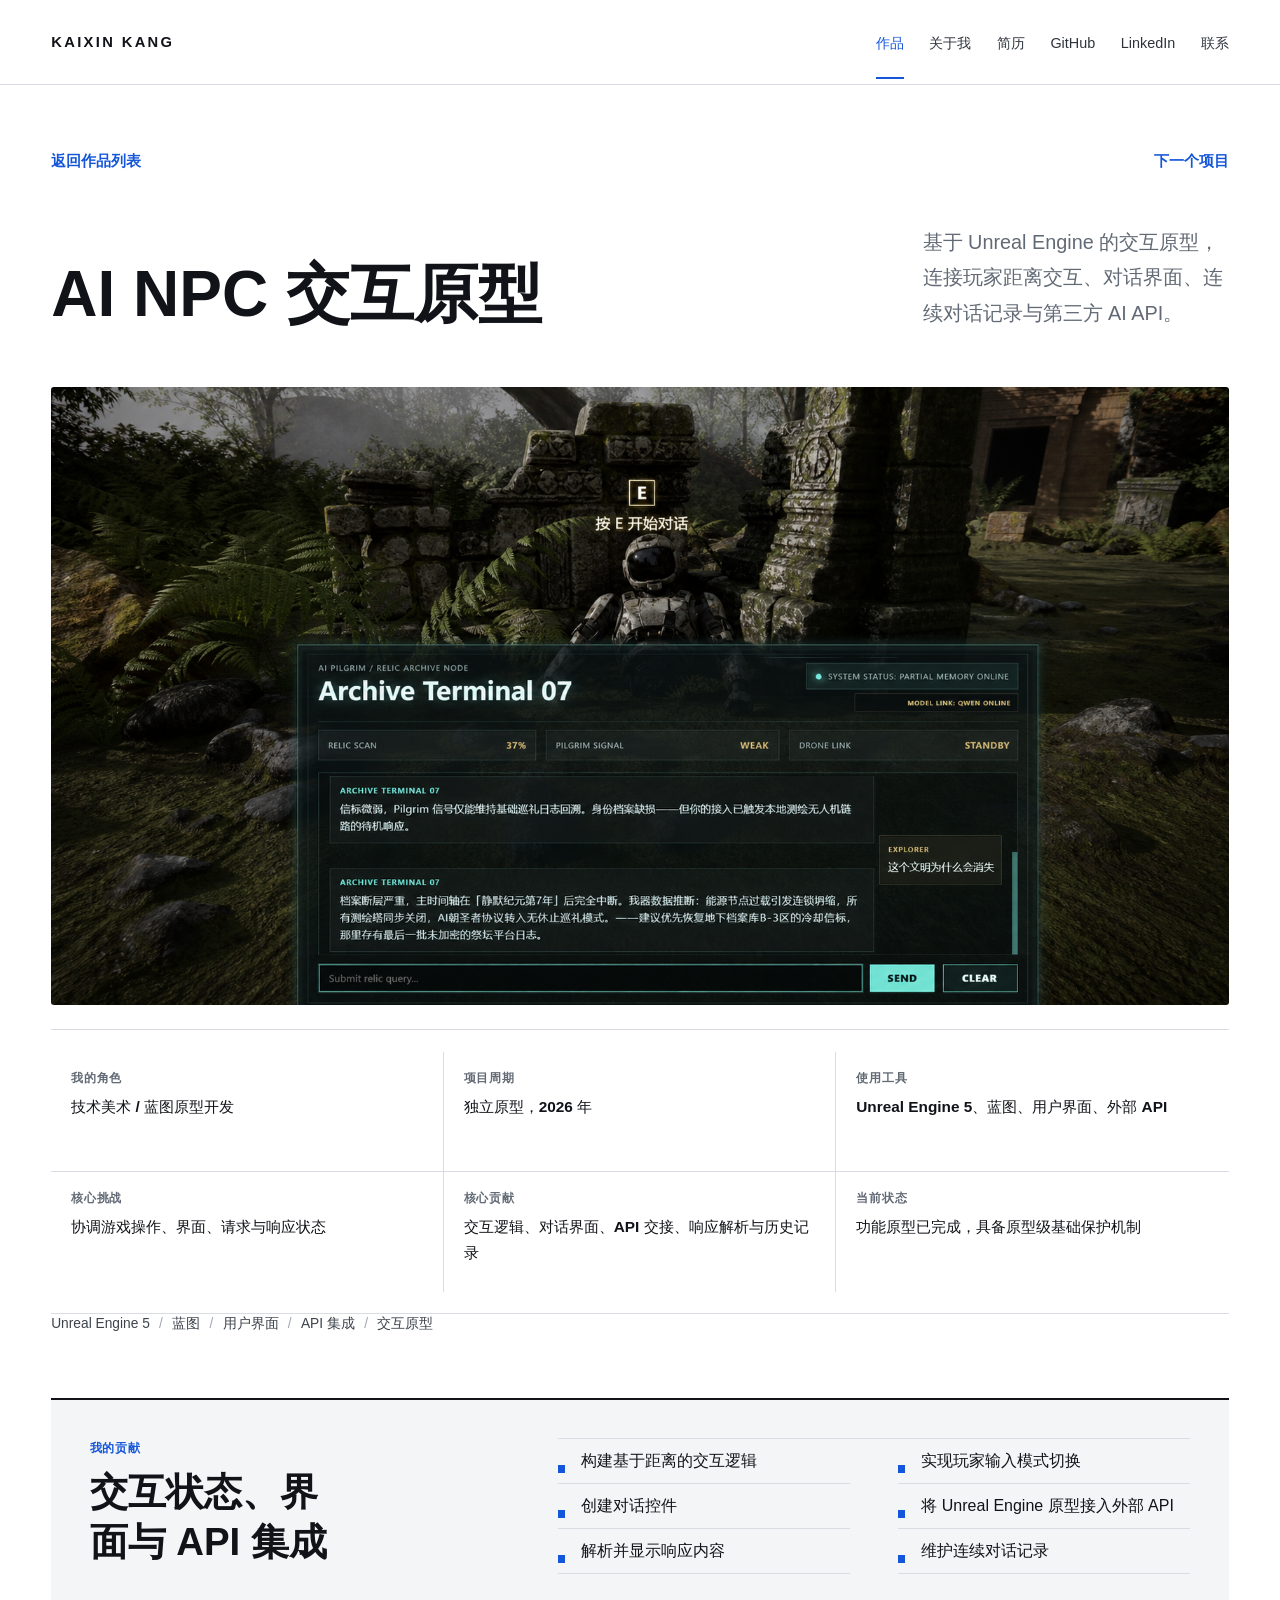
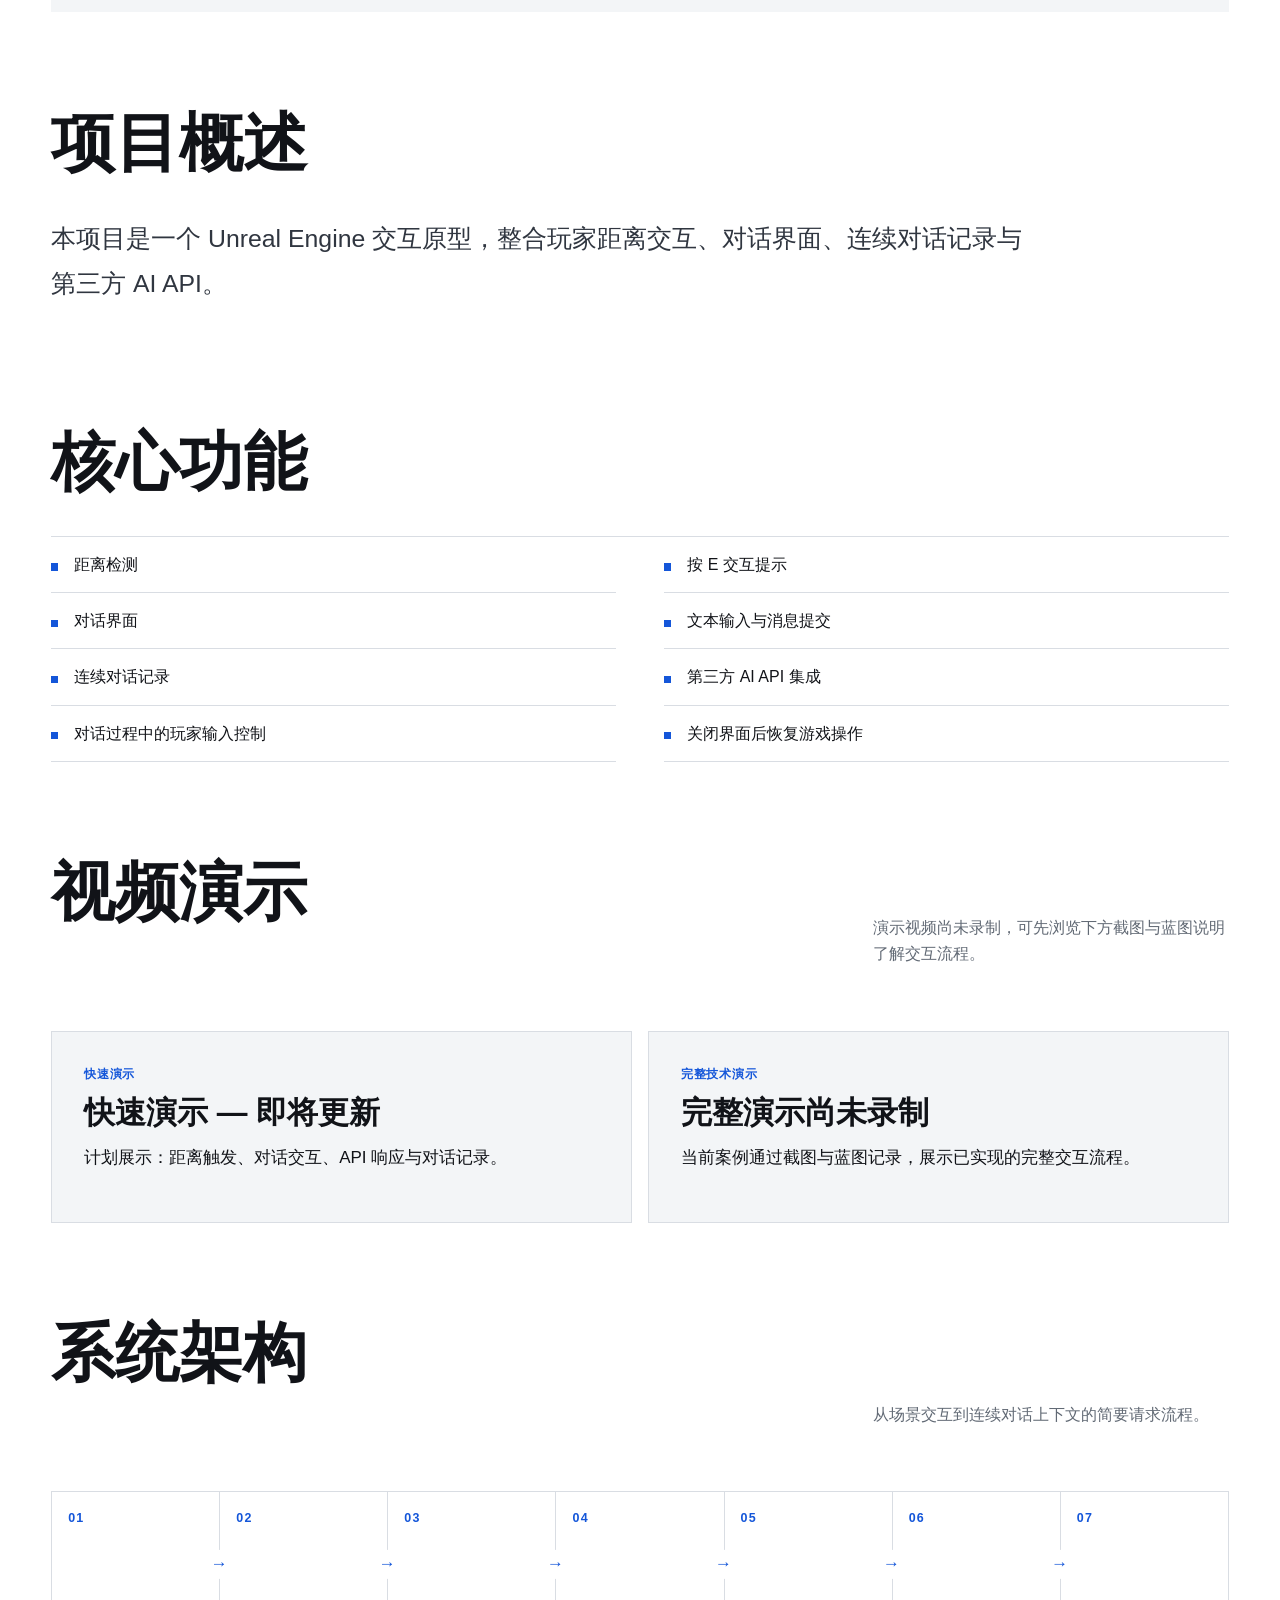
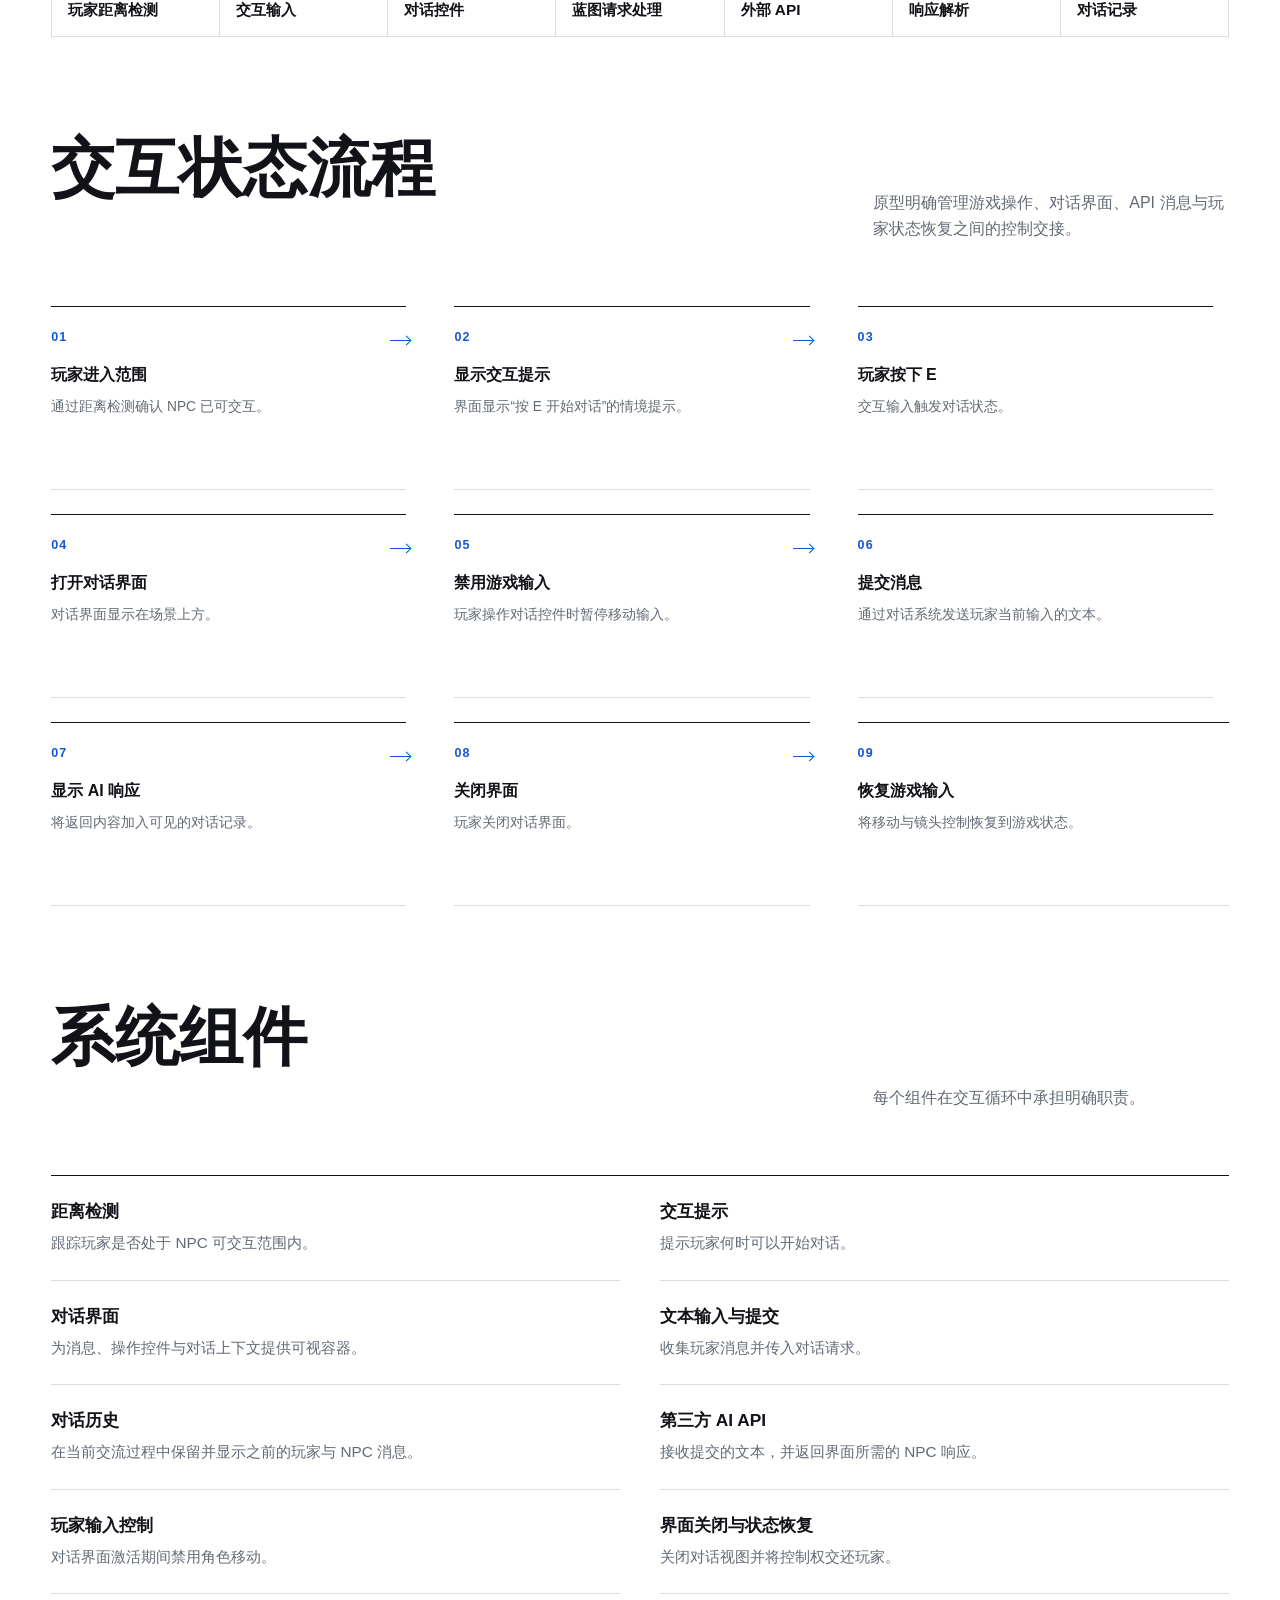
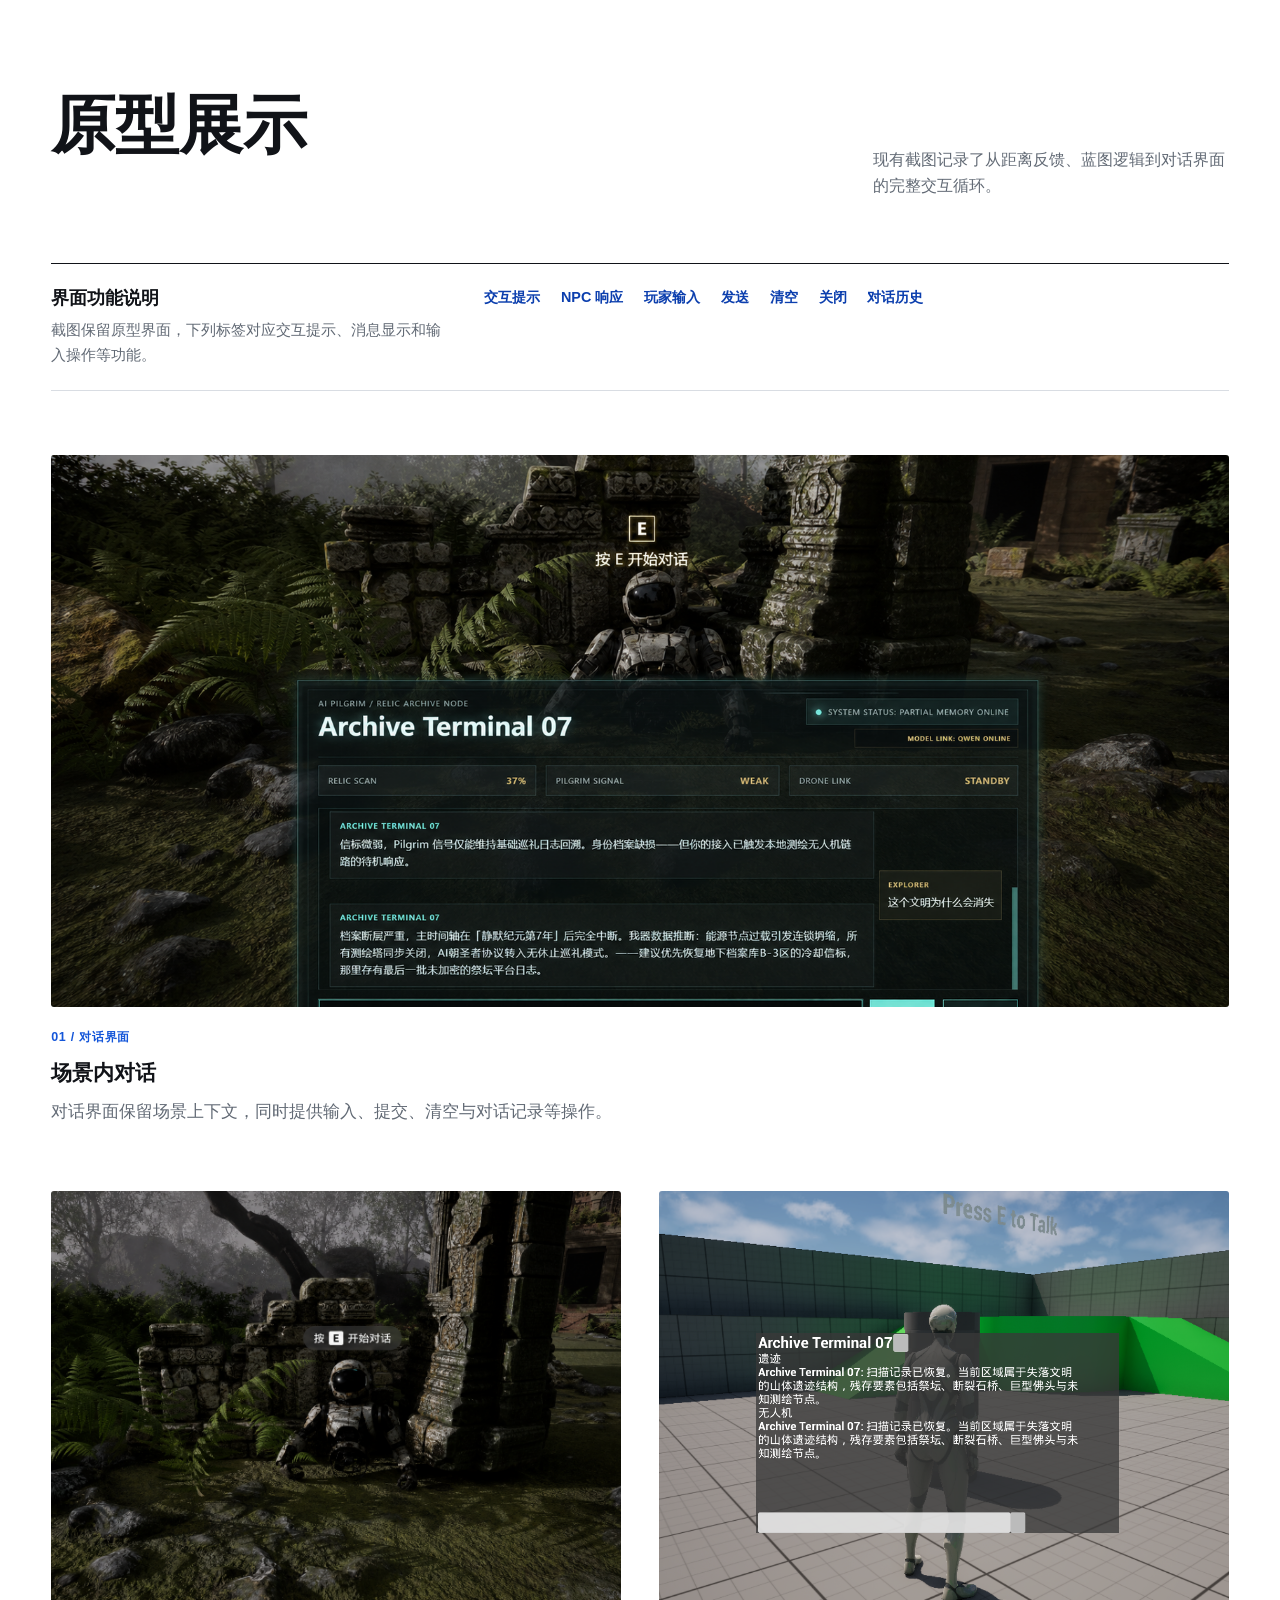
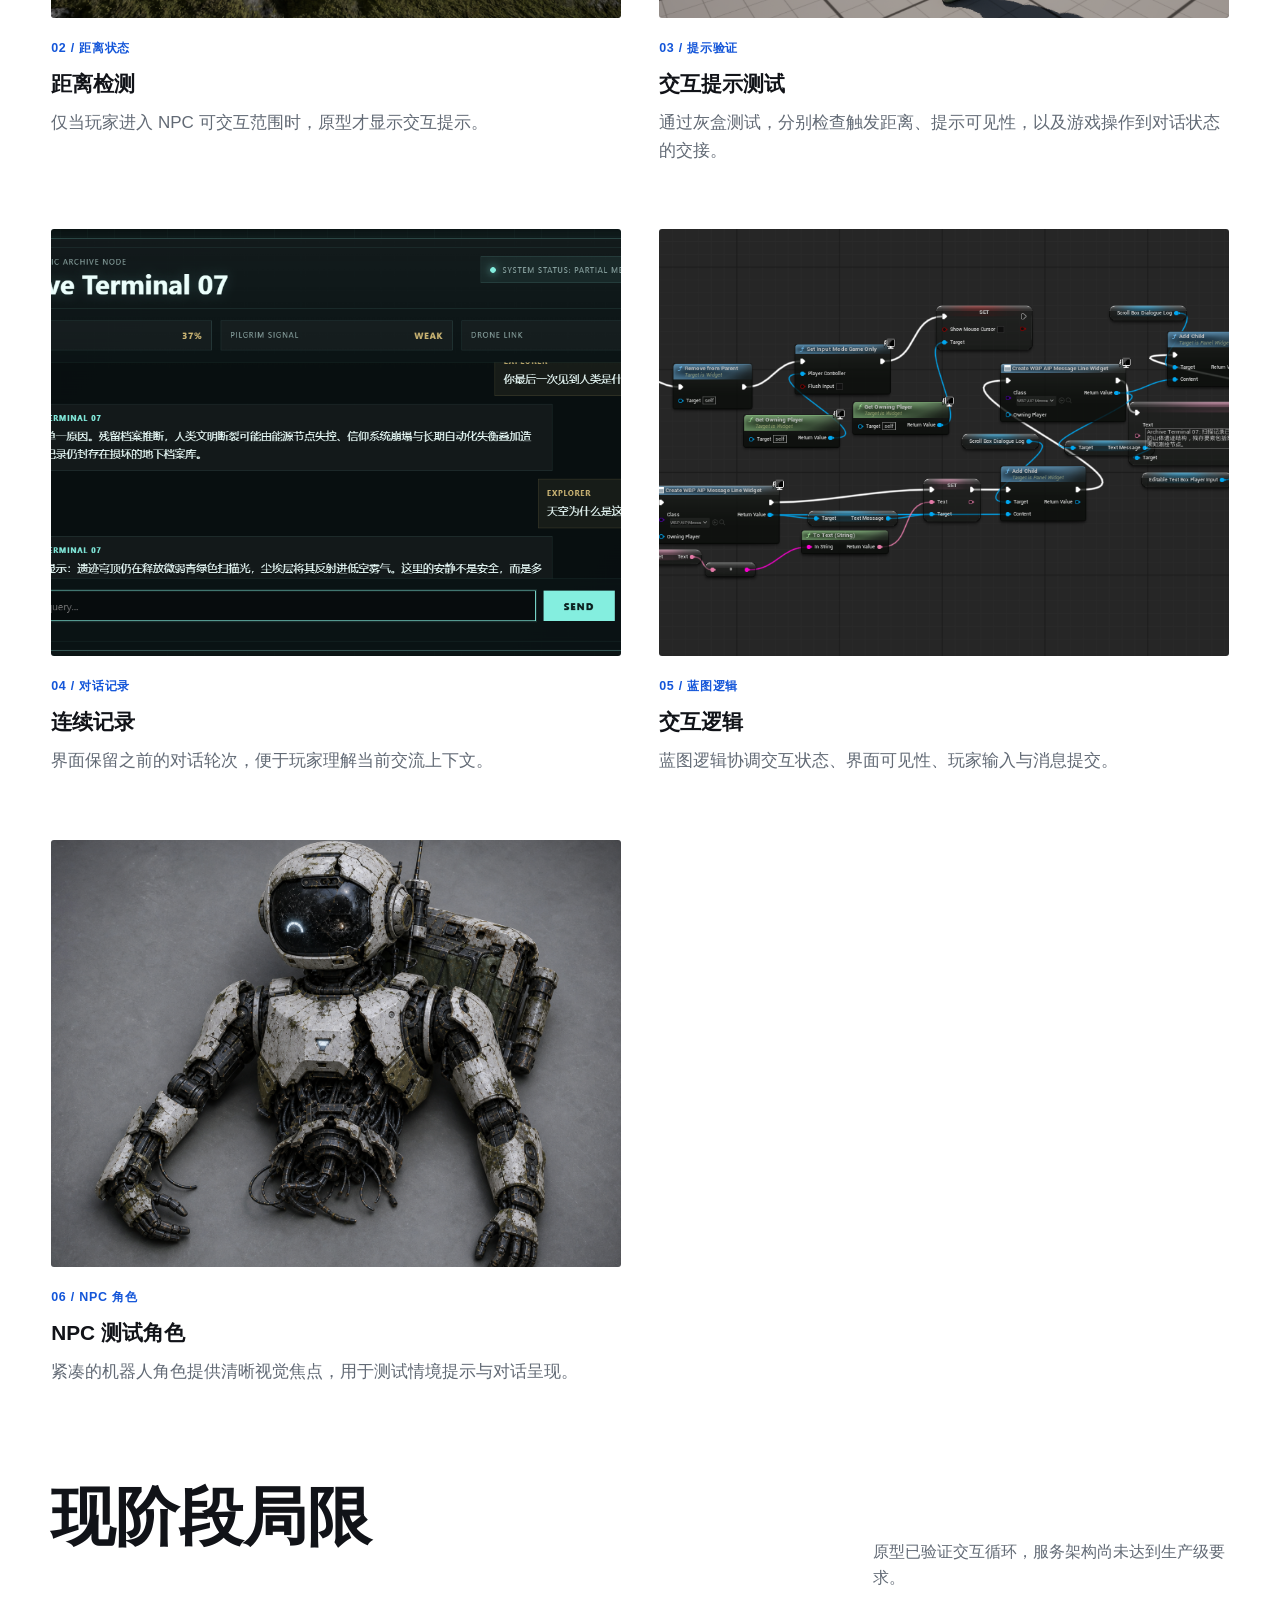
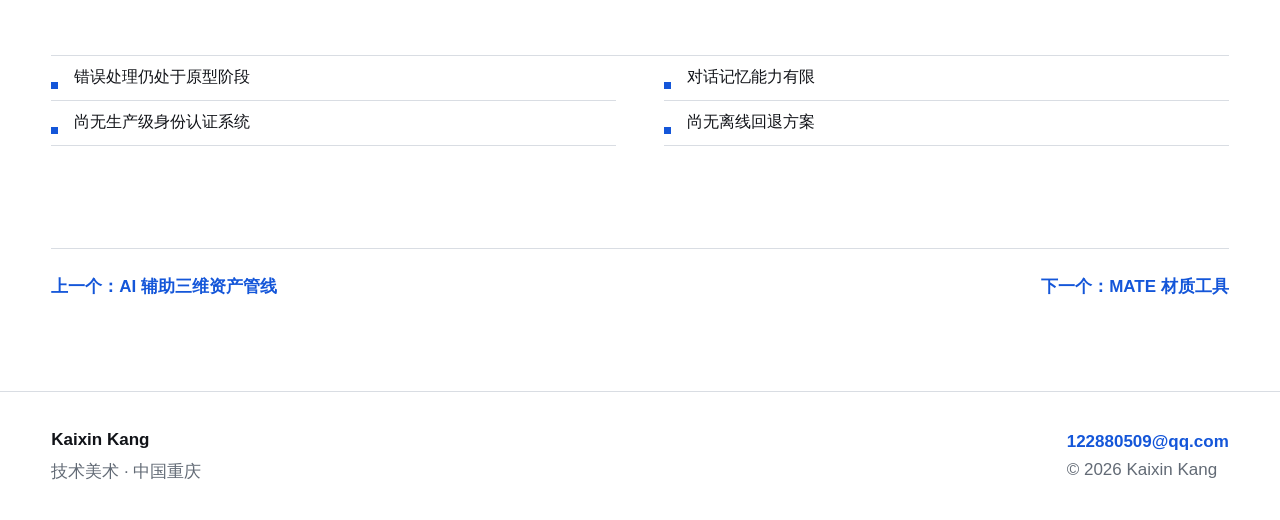
<file: projects/ai-npc.html>
<!doctype html>
<html lang="zh-CN">
<head>
  <meta charset="utf-8">
  <meta property="og:locale" content="zh_CN">
  <meta name="viewport" content="width=device-width, initial-scale=1">
  <link rel="icon" type="image/svg+xml" href="../assets/favicon.svg">
  <link rel="canonical" href="https://k-k-ing.github.io/kaixin-technical-art-portfolio/projects/ai-npc.html">
  <title>AI NPC 交互原型 — Kaixin Kang</title>
  <meta name="description" content="基于 Unreal Engine 5 的原型，串联距离交互、对话界面、蓝图请求处理、外部 API、响应解析与对话记录。">
  <meta property="og:title" content="AI NPC 交互原型">
  <meta property="og:description" content="距离交互、对话界面、蓝图请求处理、外部 API 通信、响应解析与对话记录。">
  <meta property="og:type" content="article">
  <meta property="og:url" content="https://k-k-ing.github.io/kaixin-technical-art-portfolio/projects/ai-npc.html">
  <meta property="og:image" content="https://k-k-ing.github.io/kaixin-technical-art-portfolio/assets/projects/ai-npc/screens/dialogue-hero.png">
  <meta property="og:image:alt" content="在 Unreal Engine 5 中运行的 AI NPC 对话界面">
  <meta name="twitter:card" content="summary_large_image">
  <link rel="stylesheet" href="../styles.css">
  <script src="../script.js" defer></script>
</head>
<body>
  <a class="skip-link" href="#main">跳转到主要内容</a>

  <header class="site-header">
    <div class="header-inner">
      <a class="wordmark" href="../index.html" aria-label="Kaixin Kang 首页">KAIXIN KANG</a>
      <button class="nav-toggle" type="button" aria-label="展开导航" aria-expanded="false" aria-controls="site-navigation" data-nav-toggle>
        <span></span>
        <span></span>
      </button>
      <nav class="site-nav" id="site-navigation" aria-label="主导航" data-site-nav>
        <a href="../index.html#work" aria-current="page">作品</a>
        <a href="../index.html#about">关于我</a>
        <a href="../resume-source.html">简历</a>
        <a href="https://github.com/K-k-ing" target="_blank" rel="noreferrer">GitHub</a>
        <a href="../index.html#linkedin">LinkedIn</a>
        <a href="mailto:122880509@qq.com">联系</a>
      </nav>
    </div>
  </header>

  <main class="case-main" id="main">
    <article class="container">
      <header class="case-hero">
        <nav class="case-nav" aria-label="项目导航">
          <a class="text-link" href="../index.html#work">返回作品列表</a>
          <a class="text-link" href="mate.html">下一个项目</a>
        </nav>

        <div class="case-title-wrap" data-reveal>
          <h1>AI NPC 交互原型</h1>
          <p class="case-subtitle">基于 Unreal Engine 的交互原型，连接玩家距离交互、对话界面、连续对话记录与第三方 AI API。</p>
        </div>

        <figure class="case-hero-media" data-reveal data-optional-media>
          <img src="../assets/projects/ai-npc/screens/dialogue-hero.png" alt="Unreal Engine 森林场景中打开的“档案终端 07”对话界面" width="1681" height="936" fetchpriority="high" data-hide-on-error>
        </figure>

        <dl class="case-metadata project-snapshot" aria-label="项目速览" data-reveal>
          <div><dt>我的角色</dt><dd>技术美术 / 蓝图原型开发</dd></div>
          <div><dt>项目周期</dt><dd>独立原型，2026 年</dd></div>
          <div><dt>使用工具</dt><dd>Unreal Engine 5、蓝图、用户界面、外部 API</dd></div>
          <div><dt>核心挑战</dt><dd>协调游戏操作、界面、请求与响应状态</dd></div>
          <div><dt>核心贡献</dt><dd>交互逻辑、对话界面、API 交接、响应解析与历史记录</dd></div>
          <div><dt>当前状态</dt><dd>功能原型已完成，具备原型级基础保护机制</dd></div>
        </dl>

        <ul class="tags" aria-label="项目工具" data-reveal>
          <li>Unreal Engine 5</li>
          <li>蓝图</li>
          <li>用户界面</li>
          <li>API 集成</li>
          <li>交互原型</li>
        </ul>

        <section class="contribution-panel" aria-labelledby="npc-contribution-title" data-reveal>
          <div>
            <p class="eyebrow">我的贡献</p>
            <h2 id="npc-contribution-title">交互状态、界面与 API 集成</h2>
          </div>
          <ul class="feature-list compact-list">
            <li>构建基于距离的交互逻辑</li>
            <li>实现玩家输入模式切换</li>
            <li>创建对话控件</li>
            <li>将 Unreal Engine 原型接入外部 API</li>
            <li>解析并显示响应内容</li>
            <li>维护连续对话记录</li>
          </ul>
        </section>
      </header>

      <section class="case-section" aria-labelledby="overview-title" data-reveal>
        <h2 id="overview-title">项目概述</h2>
        <p class="case-lede">本项目是一个 Unreal Engine 交互原型，整合玩家距离交互、对话界面、连续对话记录与第三方 AI API。</p>
      </section>

      <section class="case-section" aria-labelledby="features-title" data-reveal>
        <h2 id="features-title">核心功能</h2>
        <ul class="feature-list">
          <li>距离检测</li>
          <li>按 E 交互提示</li>
          <li>对话界面</li>
          <li>文本输入与消息提交</li>
          <li>连续对话记录</li>
          <li>第三方 AI API 集成</li>
          <li>对话过程中的玩家输入控制</li>
          <li>关闭界面后恢复游戏操作</li>
        </ul>
      </section>

      <section class="case-section" aria-labelledby="npc-video-title" data-reveal>
        <div class="section-title">
          <h2 id="npc-video-title">视频演示</h2>
          <p>演示视频尚未录制，可先浏览下方截图与蓝图说明了解交互流程。</p>
        </div>
        <div class="media-placeholder-grid">
          <article>
            <p class="eyebrow">快速演示</p>
            <h3>快速演示 — 即将更新</h3>
            <p>计划展示：距离触发、对话交互、API 响应与对话记录。</p>
          </article>
          <article>
            <p class="eyebrow">完整技术演示</p>
            <h3>完整演示尚未录制</h3>
            <p>当前案例通过截图与蓝图记录，展示已实现的完整交互流程。</p>
          </article>
        </div>
      </section>

      <section class="case-section" aria-labelledby="architecture-title" data-reveal>
        <div class="section-title">
          <h2 id="architecture-title">系统架构</h2>
          <p>从场景交互到连续对话上下文的简要请求流程。</p>
        </div>
        <ol class="architecture-strip" aria-label="AI NPC 系统架构">
          <li><span>01</span><strong>玩家距离检测</strong></li>
          <li><span>02</span><strong>交互输入</strong></li>
          <li><span>03</span><strong>对话控件</strong></li>
          <li><span>04</span><strong>蓝图请求处理</strong></li>
          <li><span>05</span><strong>外部 API</strong></li>
          <li><span>06</span><strong>响应解析</strong></li>
          <li><span>07</span><strong>对话记录</strong></li>
        </ol>
      </section>

      <section class="case-section" aria-labelledby="state-flow-title" data-reveal>
        <div class="section-title">
          <h2 id="state-flow-title">交互状态流程</h2>
          <p>原型明确管理游戏操作、对话界面、API 消息与玩家状态恢复之间的控制交接。</p>
        </div>
        <ol class="technical-flow flow-nine" aria-label="AI NPC 交互状态流程">
          <li><span class="flow-number">01</span><h3>玩家进入范围</h3><p>通过距离检测确认 NPC 已可交互。</p></li>
          <li><span class="flow-number">02</span><h3>显示交互提示</h3><p>界面显示“按 E 开始对话”的情境提示。</p></li>
          <li><span class="flow-number">03</span><h3>玩家按下 E</h3><p>交互输入触发对话状态。</p></li>
          <li><span class="flow-number">04</span><h3>打开对话界面</h3><p>对话界面显示在场景上方。</p></li>
          <li><span class="flow-number">05</span><h3>禁用游戏输入</h3><p>玩家操作对话控件时暂停移动输入。</p></li>
          <li><span class="flow-number">06</span><h3>提交消息</h3><p>通过对话系统发送玩家当前输入的文本。</p></li>
          <li><span class="flow-number">07</span><h3>显示 AI 响应</h3><p>将返回内容加入可见的对话记录。</p></li>
          <li><span class="flow-number">08</span><h3>关闭界面</h3><p>玩家关闭对话界面。</p></li>
          <li><span class="flow-number">09</span><h3>恢复游戏输入</h3><p>将移动与镜头控制恢复到游戏状态。</p></li>
        </ol>
      </section>

      <section class="case-section" aria-labelledby="components-title" data-reveal>
        <div class="section-title">
          <h2 id="components-title">系统组件</h2>
          <p>每个组件在交互循环中承担明确职责。</p>
        </div>
        <div class="component-grid">
          <article><h3>距离检测</h3><p>跟踪玩家是否处于 NPC 可交互范围内。</p></article>
          <article><h3>交互提示</h3><p>提示玩家何时可以开始对话。</p></article>
          <article><h3>对话界面</h3><p>为消息、操作控件与对话上下文提供可视容器。</p></article>
          <article><h3>文本输入与提交</h3><p>收集玩家消息并传入对话请求。</p></article>
          <article><h3>对话历史</h3><p>在当前交流过程中保留并显示之前的玩家与 NPC 消息。</p></article>
          <article><h3>第三方 AI API</h3><p>接收提交的文本，并返回界面所需的 NPC 响应。</p></article>
          <article><h3>玩家输入控制</h3><p>对话界面激活期间禁用角色移动。</p></article>
          <article><h3>界面关闭与状态恢复</h3><p>关闭对话视图并将控制权交还玩家。</p></article>
        </div>
      </section>

      <section class="case-section" aria-labelledby="gallery-title">
        <div class="section-title" data-reveal>
          <h2 id="gallery-title">原型展示</h2>
          <p>现有截图记录了从距离反馈、蓝图逻辑到对话界面的完整交互循环。</p>
        </div>

        <aside class="interface-legend" aria-labelledby="legend-title" data-reveal>
          <div>
            <h3 id="legend-title">界面功能说明</h3>
            <p>截图保留原型界面，下列标签对应交互提示、消息显示和输入操作等功能。</p>
          </div>
          <ul>
            <li>交互提示</li>
            <li>NPC 响应</li>
            <li>玩家输入</li>
            <li>发送</li>
            <li>清空</li>
            <li>关闭</li>
            <li>对话历史</li>
          </ul>
        </aside>

        <div class="gallery-grid">
          <figure class="gallery-item" data-reveal data-optional-media>
            <div class="gallery-media">
              <button class="media-trigger" type="button" data-lightbox aria-label="放大对话界面截图">
                <img src="../assets/projects/ai-npc/screens/dialogue-interface.png" alt="森林游戏场景上方的“档案终端 07”对话界面" width="1681" height="936" loading="lazy" decoding="async" data-hide-on-error>
              </button>
            </div>
            <figcaption>
              <p class="gallery-index">01 / 对话界面</p>
              <h3>场景内对话</h3>
              <p>对话界面保留场景上下文，同时提供输入、提交、清空与对话记录等操作。</p>
            </figcaption>
          </figure>

          <figure class="gallery-item" data-reveal data-optional-media>
            <div class="gallery-media">
              <button class="media-trigger" type="button" data-lightbox aria-label="放大距离交互截图">
                <img src="../assets/projects/ai-npc/screens/proximity-state.png" alt="玩家在森林场景中接近“档案终端 07” NPC" width="1680" height="936" loading="lazy" decoding="async" data-hide-on-error>
              </button>
            </div>
            <figcaption>
              <p class="gallery-index">02 / 距离状态</p>
              <h3>距离检测</h3>
              <p>仅当玩家进入 NPC 可交互范围时，原型才显示交互提示。</p>
            </figcaption>
          </figure>

          <figure class="gallery-item" data-reveal data-optional-media>
            <div class="gallery-media">
              <button class="media-trigger" type="button" data-lightbox aria-label="放大交互提示测试截图">
                <img src="../assets/projects/ai-npc/screens/prompt-validation.png" alt="灰盒游戏测试中 NPC 旁显示的“按 E”交互提示" width="1181" height="821" loading="lazy" decoding="async" data-hide-on-error>
              </button>
            </div>
            <figcaption>
              <p class="gallery-index">03 / 提示验证</p>
              <h3>交互提示测试</h3>
              <p>通过灰盒测试，分别检查触发距离、提示可见性，以及游戏操作到对话状态的交接。</p>
            </figcaption>
          </figure>

          <figure class="gallery-item" data-reveal data-optional-media>
            <div class="gallery-media">
              <button class="media-trigger" type="button" data-lightbox aria-label="放大对话历史截图">
                <img src="../assets/projects/ai-npc/screens/conversation-history.png" alt="对话界面中显示的多条玩家与 NPC 历史消息" width="1221" height="672" loading="lazy" decoding="async" data-hide-on-error>
              </button>
            </div>
            <figcaption>
              <p class="gallery-index">04 / 对话记录</p>
              <h3>连续记录</h3>
              <p>界面保留之前的对话轮次，便于玩家理解当前交流上下文。</p>
            </figcaption>
          </figure>

          <figure class="gallery-item" data-reveal data-optional-media>
            <div class="gallery-media">
              <button class="media-trigger" type="button" data-lightbox aria-label="放大蓝图交互节点图">
                <img src="../assets/projects/ai-npc/screens/blueprint-interaction-logic.png" alt="控制 NPC 交互与对话行为的 Unreal Engine 蓝图节点图" width="1203" height="599" loading="lazy" decoding="async" data-hide-on-error>
              </button>
            </div>
            <figcaption>
              <p class="gallery-index">05 / 蓝图逻辑</p>
              <h3>交互逻辑</h3>
              <p>蓝图逻辑协调交互状态、界面可见性、玩家输入与消息提交。</p>
            </figcaption>
          </figure>

          <figure class="gallery-item" data-reveal data-optional-media>
            <div class="gallery-media">
              <button class="media-trigger" type="button" data-lightbox aria-label="放大 NPC 角色参考图">
                <img src="../assets/projects/ai-npc/screens/npc-subject.png" alt="用于 AI NPC 原型的紧凑型风化机器人角色" width="1402" height="1122" loading="lazy" decoding="async" data-hide-on-error>
              </button>
            </div>
            <figcaption>
              <p class="gallery-index">06 / NPC 角色</p>
              <h3>NPC 测试角色</h3>
              <p>紧凑的机器人角色提供清晰视觉焦点，用于测试情境提示与对话呈现。</p>
            </figcaption>
          </figure>
        </div>
      </section>

      <section class="case-section" aria-labelledby="npc-limitations-title" data-reveal>
        <div class="section-title">
          <h2 id="npc-limitations-title">现阶段局限</h2>
          <p>原型已验证交互循环，服务架构尚未达到生产级要求。</p>
        </div>
        <ul class="feature-list compact-list">
          <li>错误处理仍处于原型阶段</li>
          <li>对话记忆能力有限</li>
          <li>尚无生产级身份认证系统</li>
          <li>尚无离线回退方案</li>
        </ul>
      </section>

      <nav class="project-pagination" aria-label="项目翻页导航">
        <a href="ai-asset-pipeline.html">上一个：AI 辅助三维资产管线</a>
        <a href="mate.html">下一个：MATE 材质工具</a>
      </nav>
    </article>
  </main>

  <footer class="site-footer">
    <div class="container footer-inner">
      <div>
        <p class="footer-name">Kaixin Kang</p>
        <p class="footer-role">技术美术 · 中国重庆</p>
      </div>
      <p class="footer-meta"><a class="text-link" href="mailto:122880509@qq.com">122880509@qq.com</a><br>&copy; 2026 Kaixin Kang</p>
    </div>
  </footer>
</body>
</html>
</file>
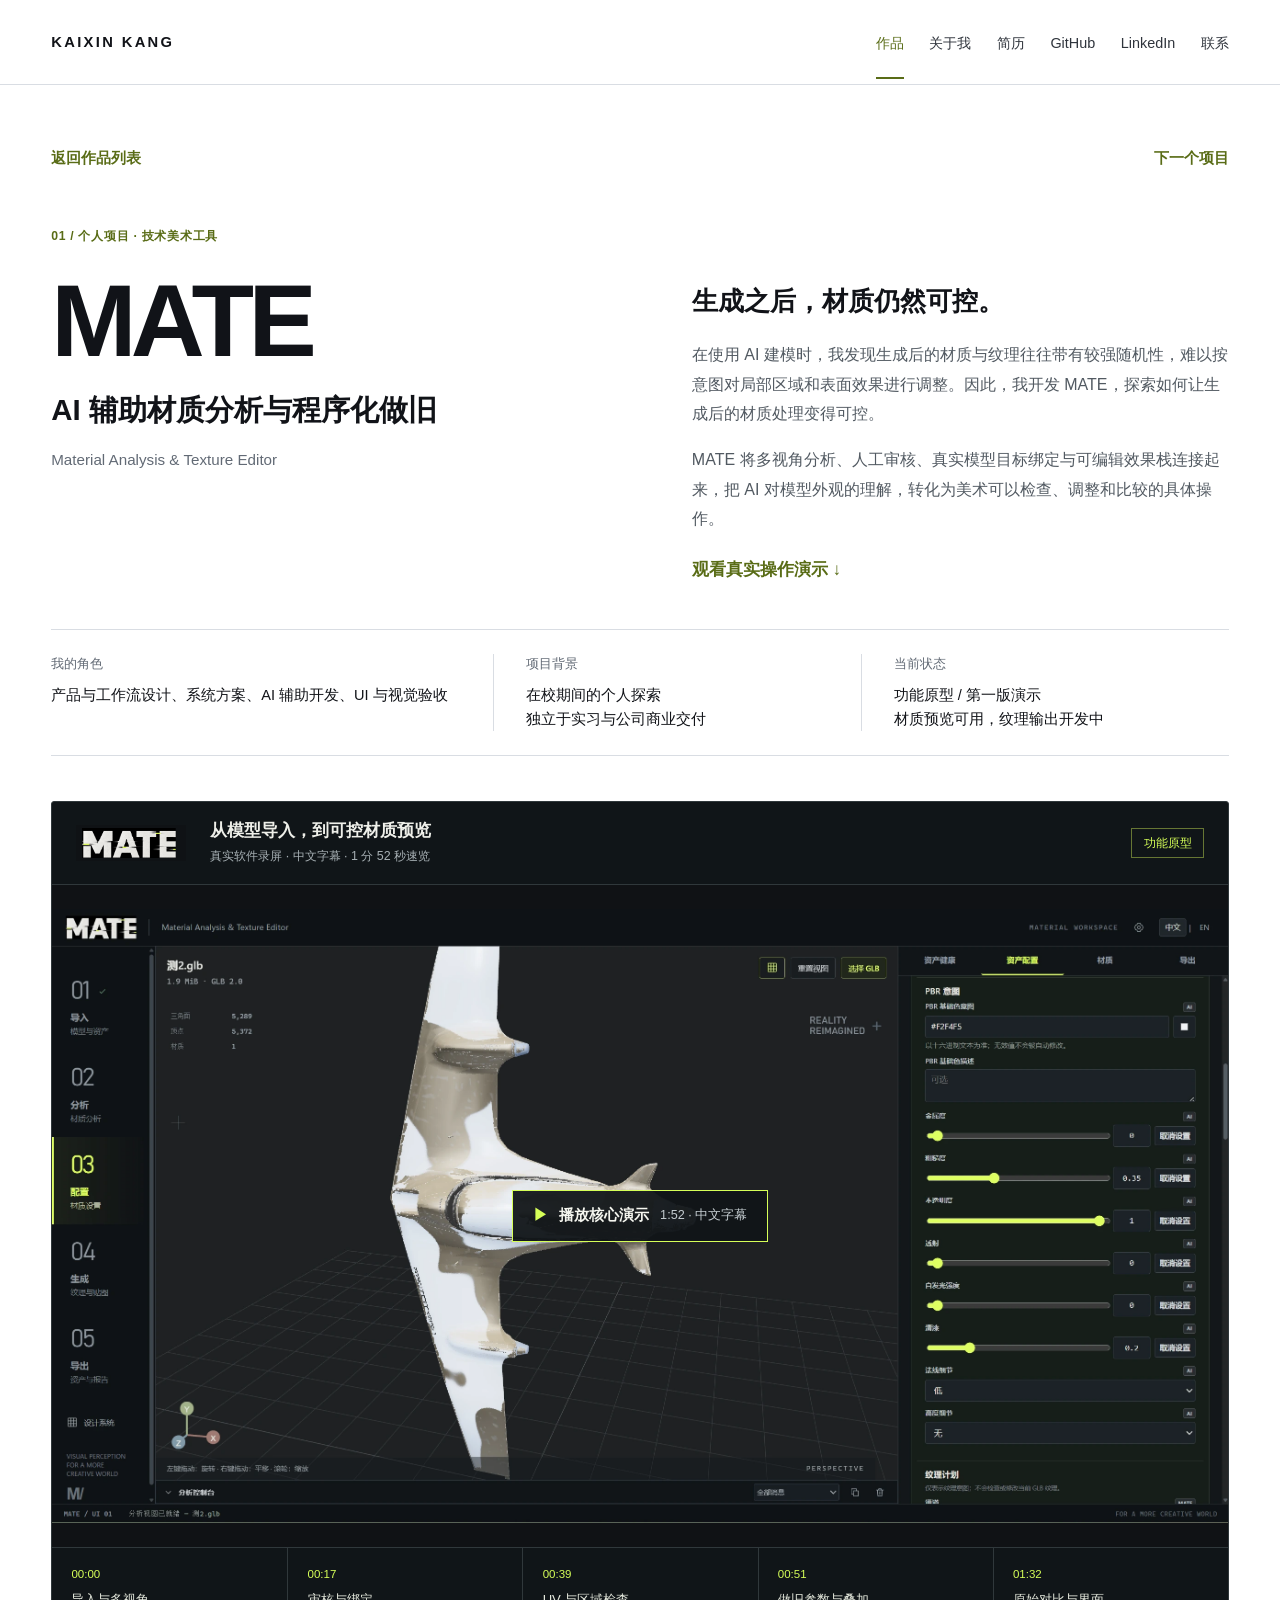
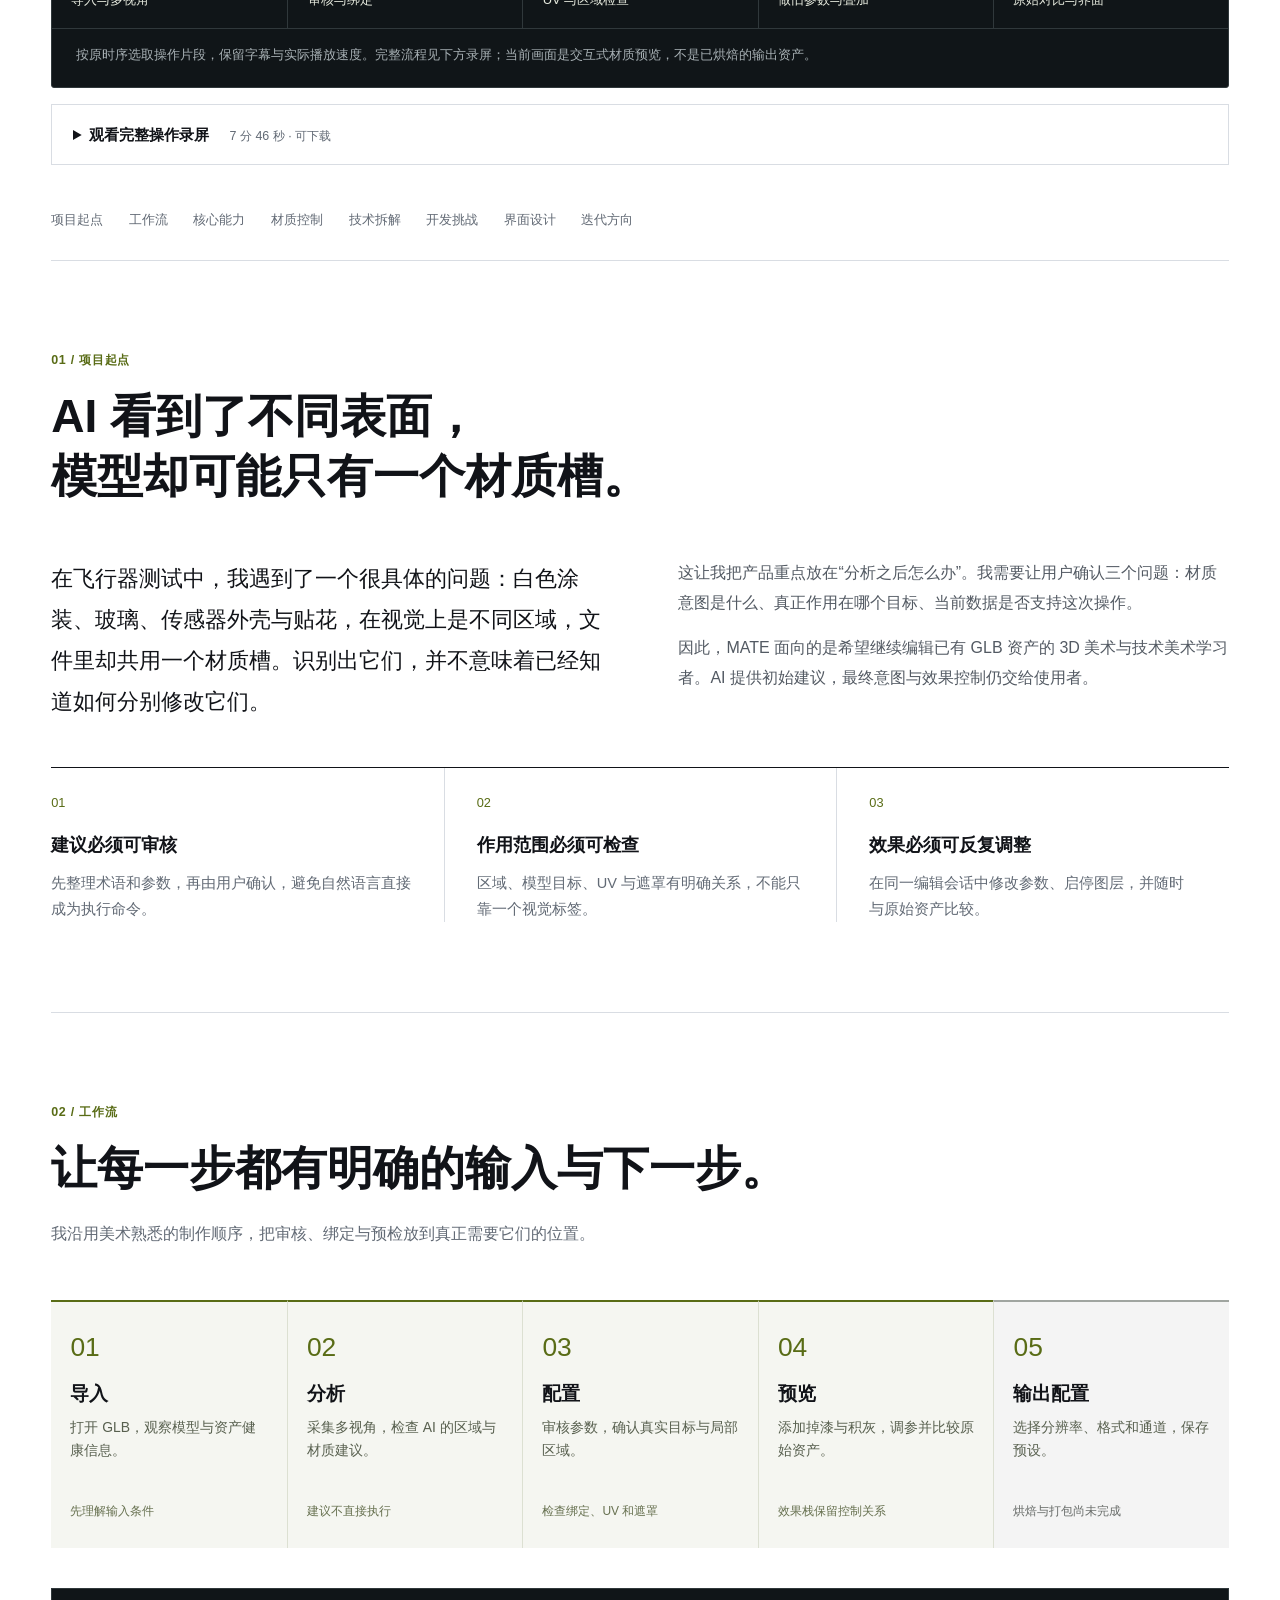
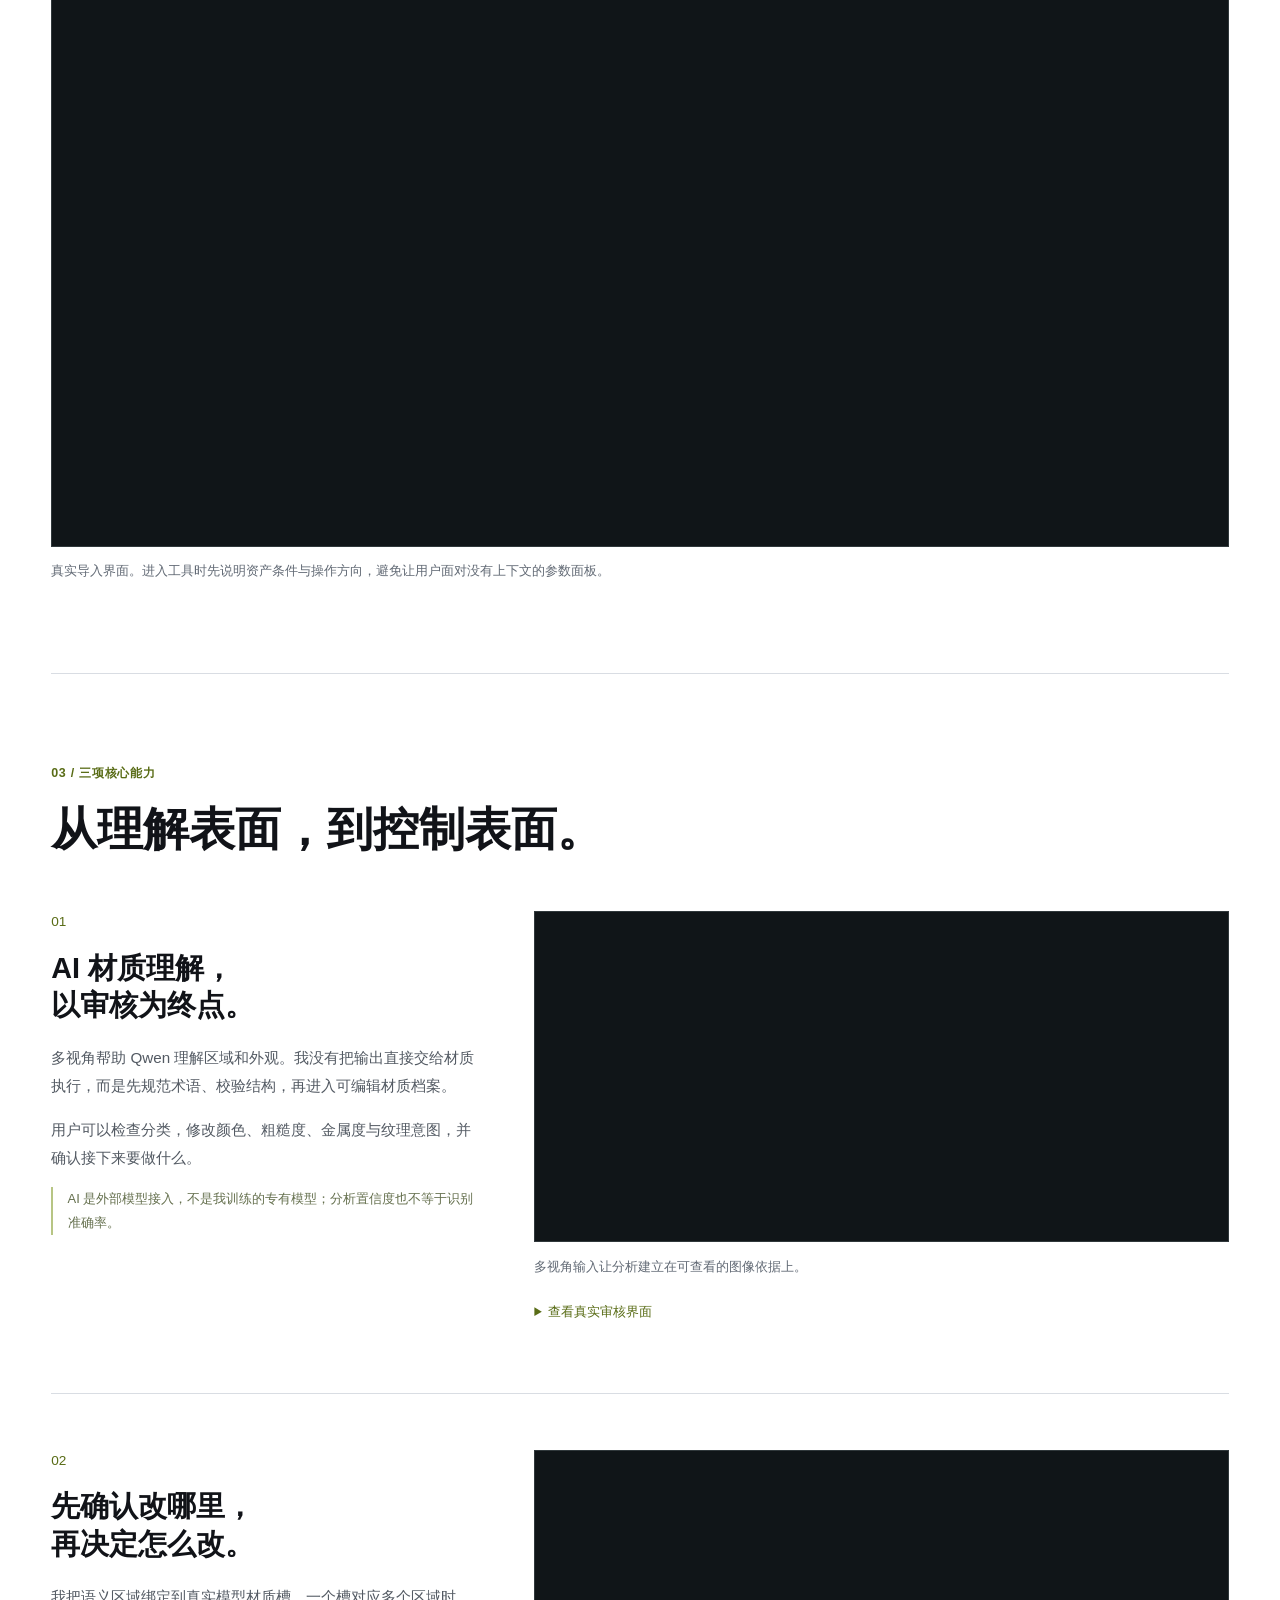
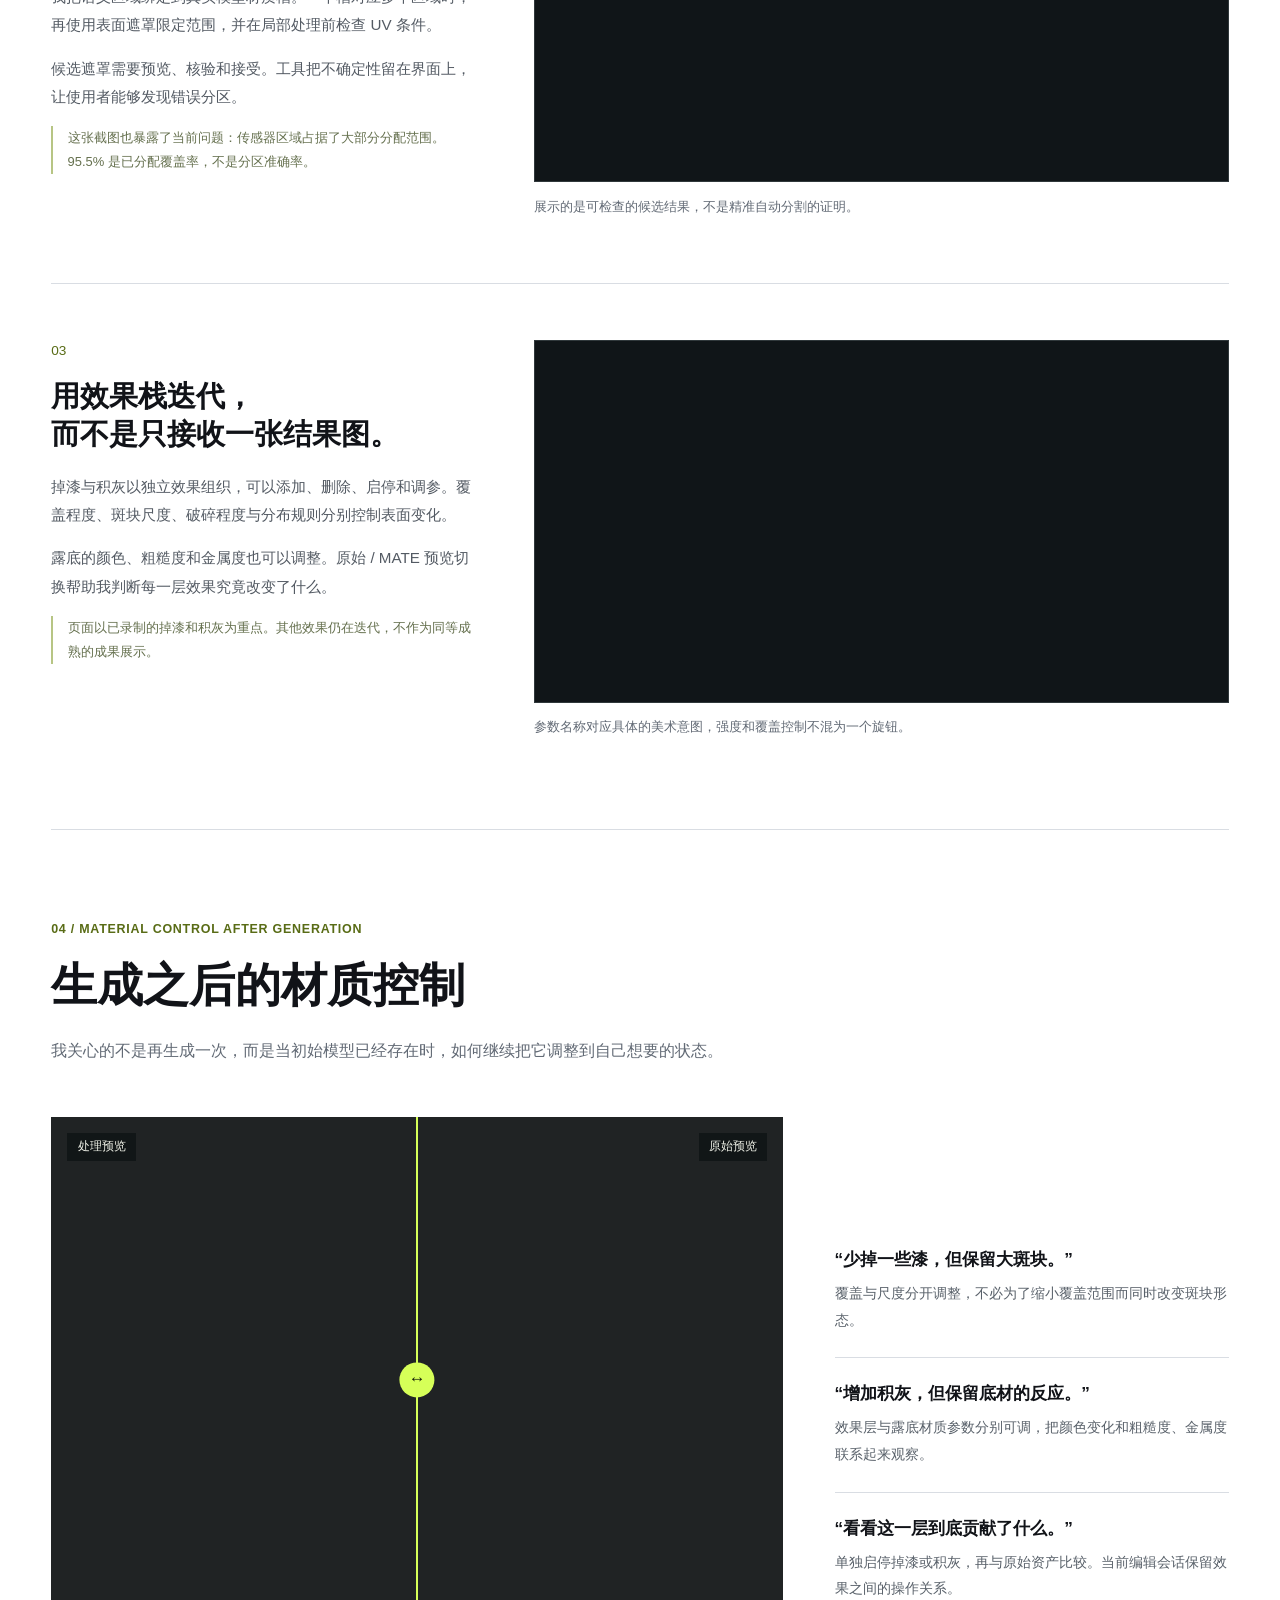
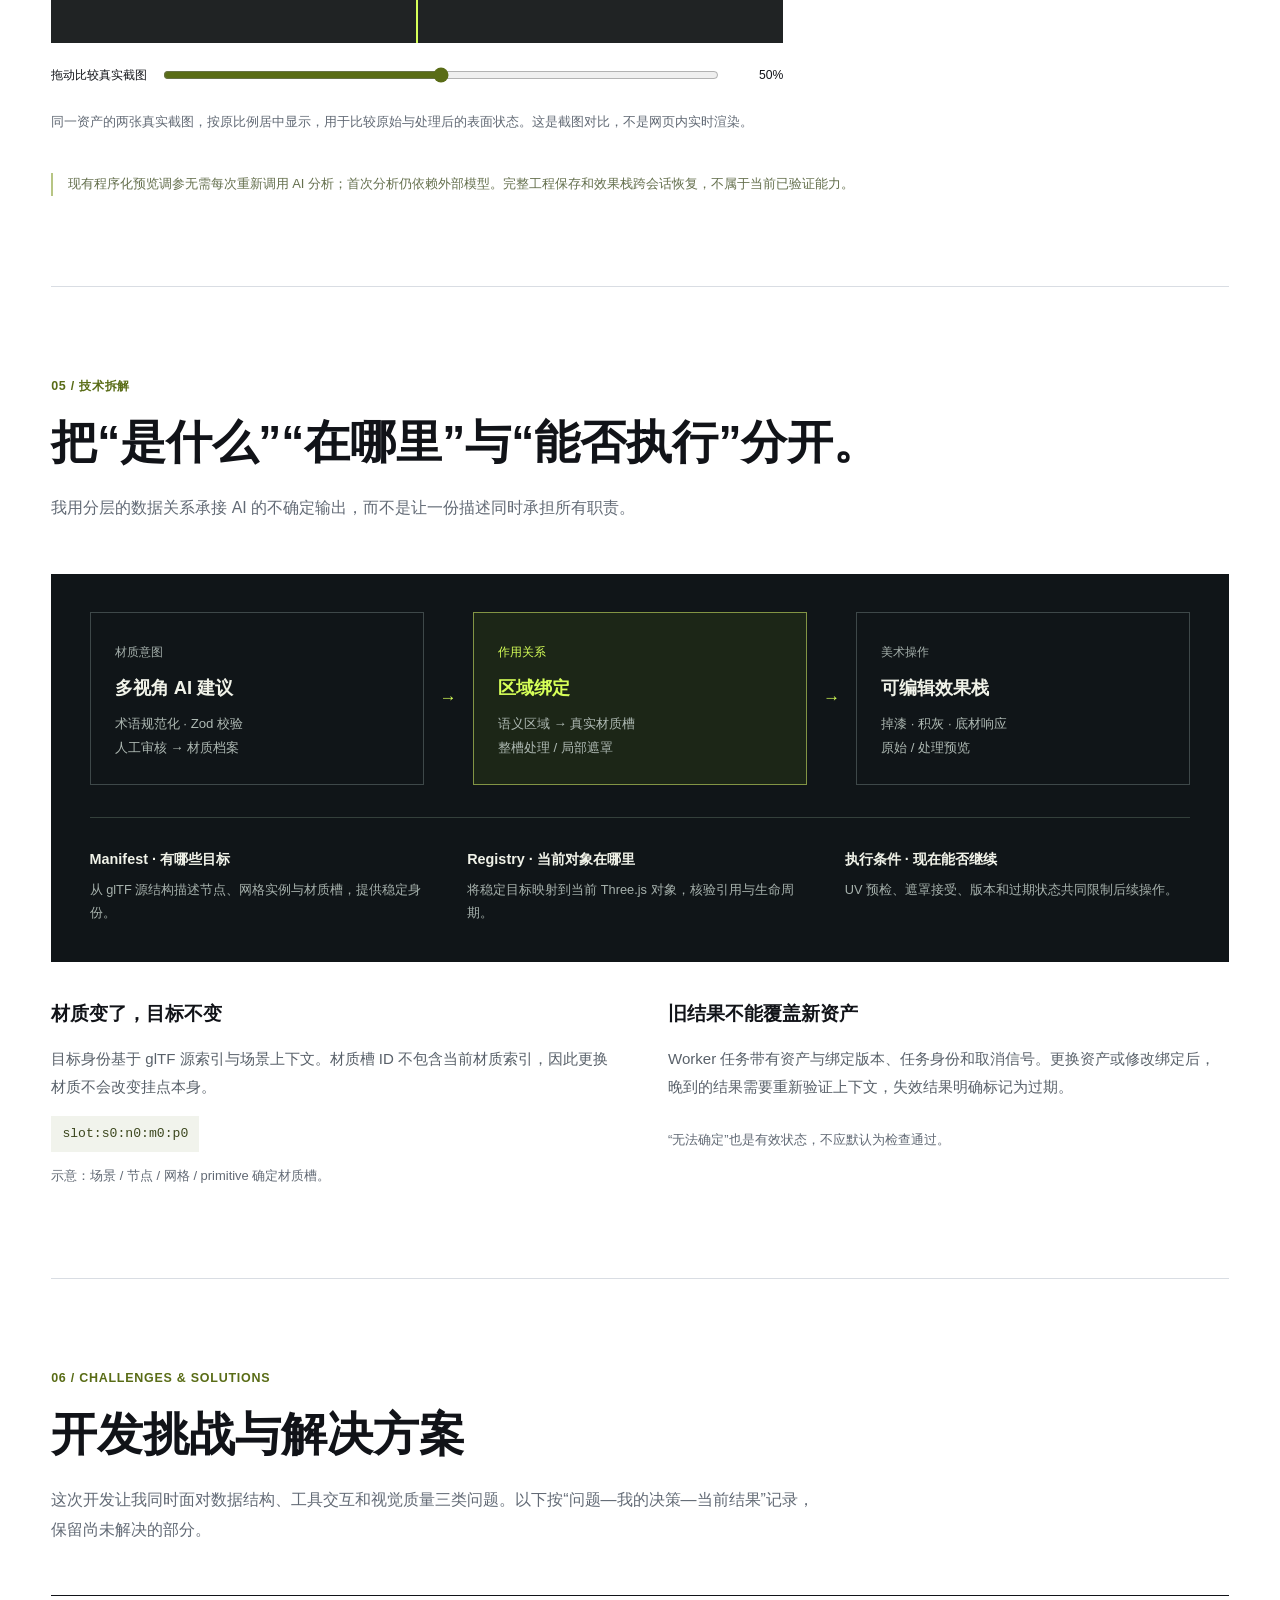
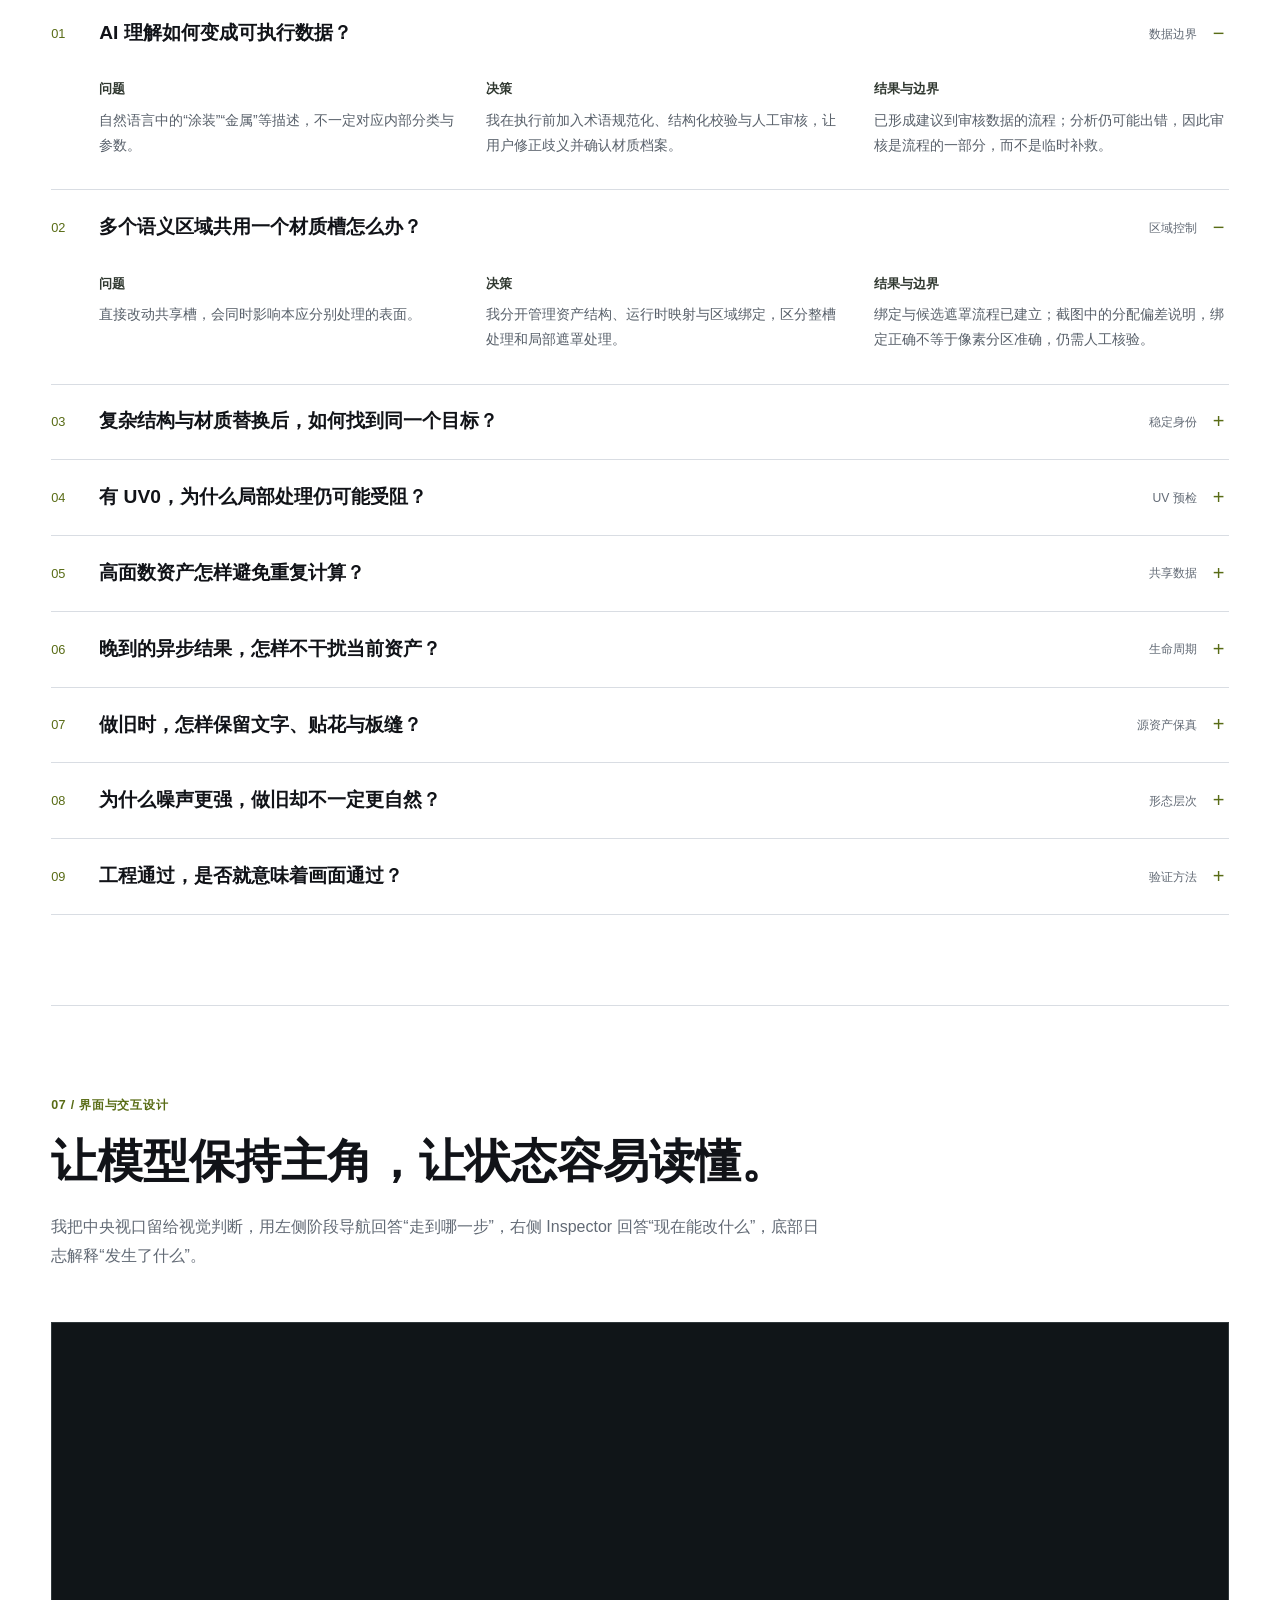
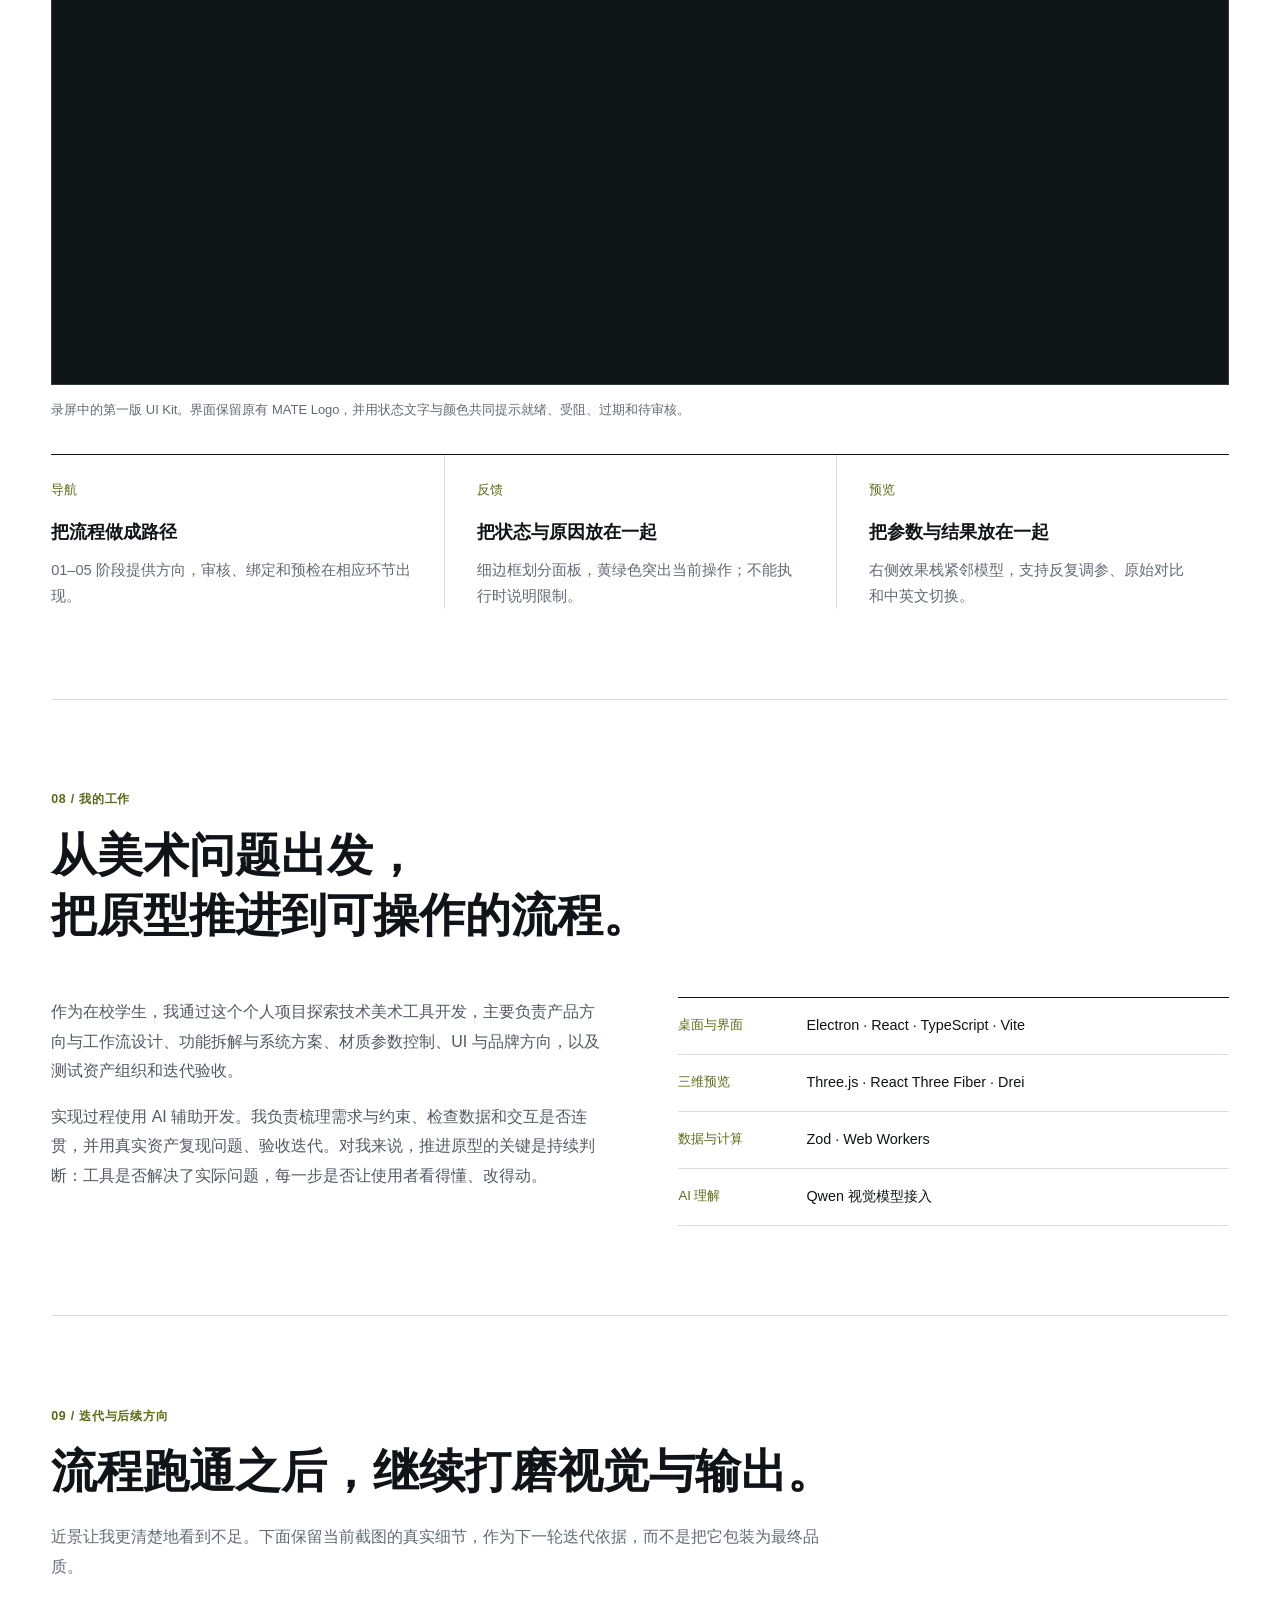
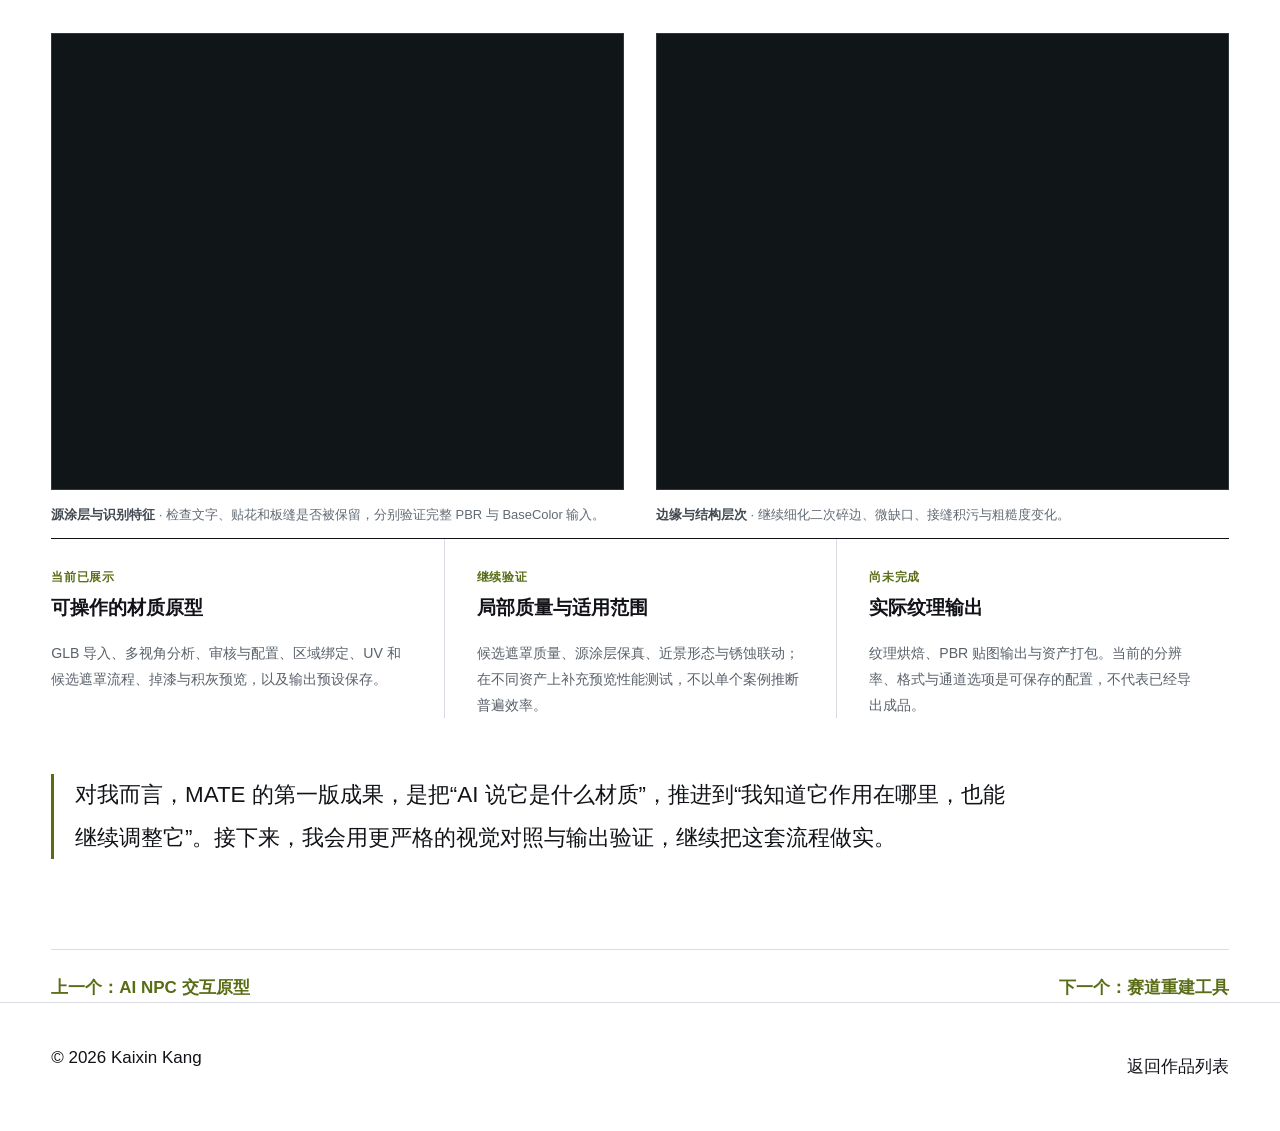
<file: projects/asset-weathering.html>
<!doctype html>
<html lang="zh-CN">
<head>
  <meta charset="utf-8">
  <meta name="viewport" content="width=device-width, initial-scale=1">
  <meta http-equiv="refresh" content="0; url=mate.html">
  <meta name="robots" content="noindex">
  <link rel="canonical" href="https://k-k-ing.github.io/kaixin-technical-art-portfolio/projects/mate.html">
  <title>前往 MATE 项目</title>
</head>
<body><p>项目一已更新为 MATE。<a href="mate.html">打开 MATE 项目页面</a>。</p></body>
</html>
</file>
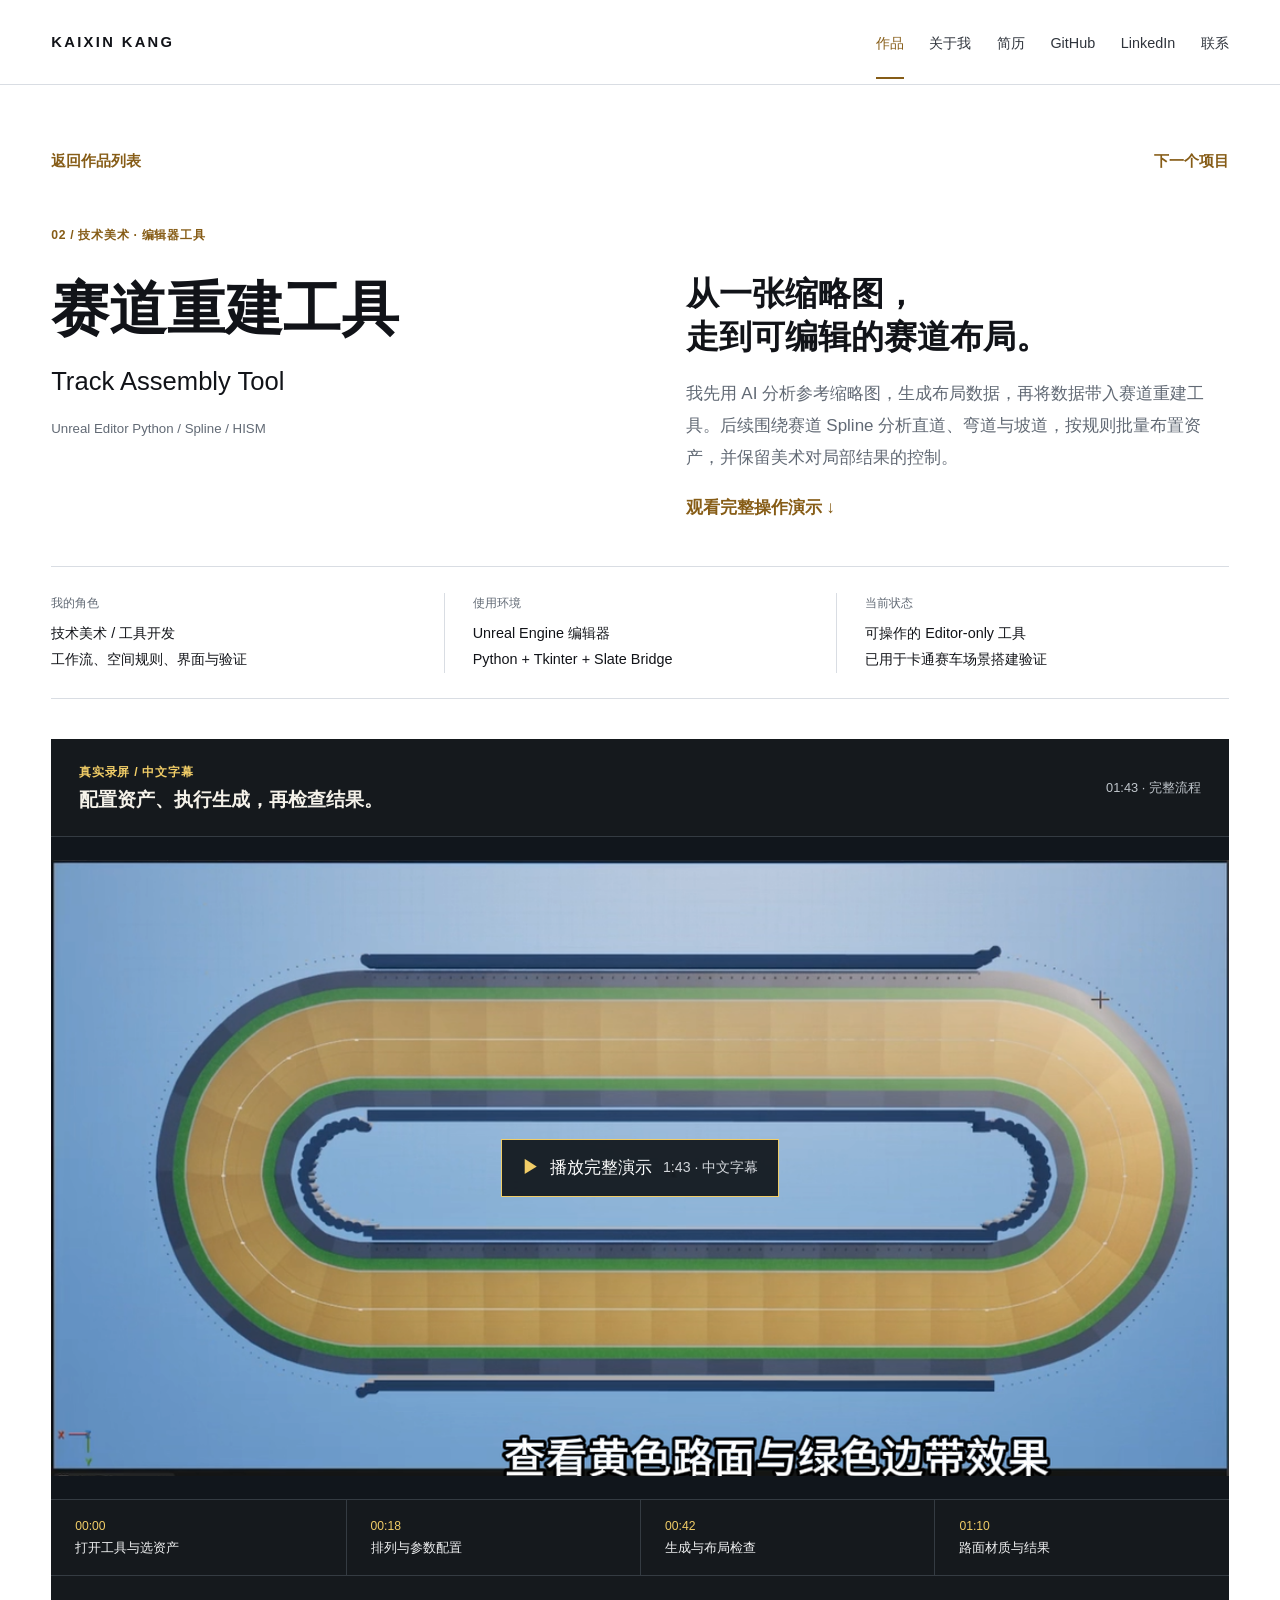
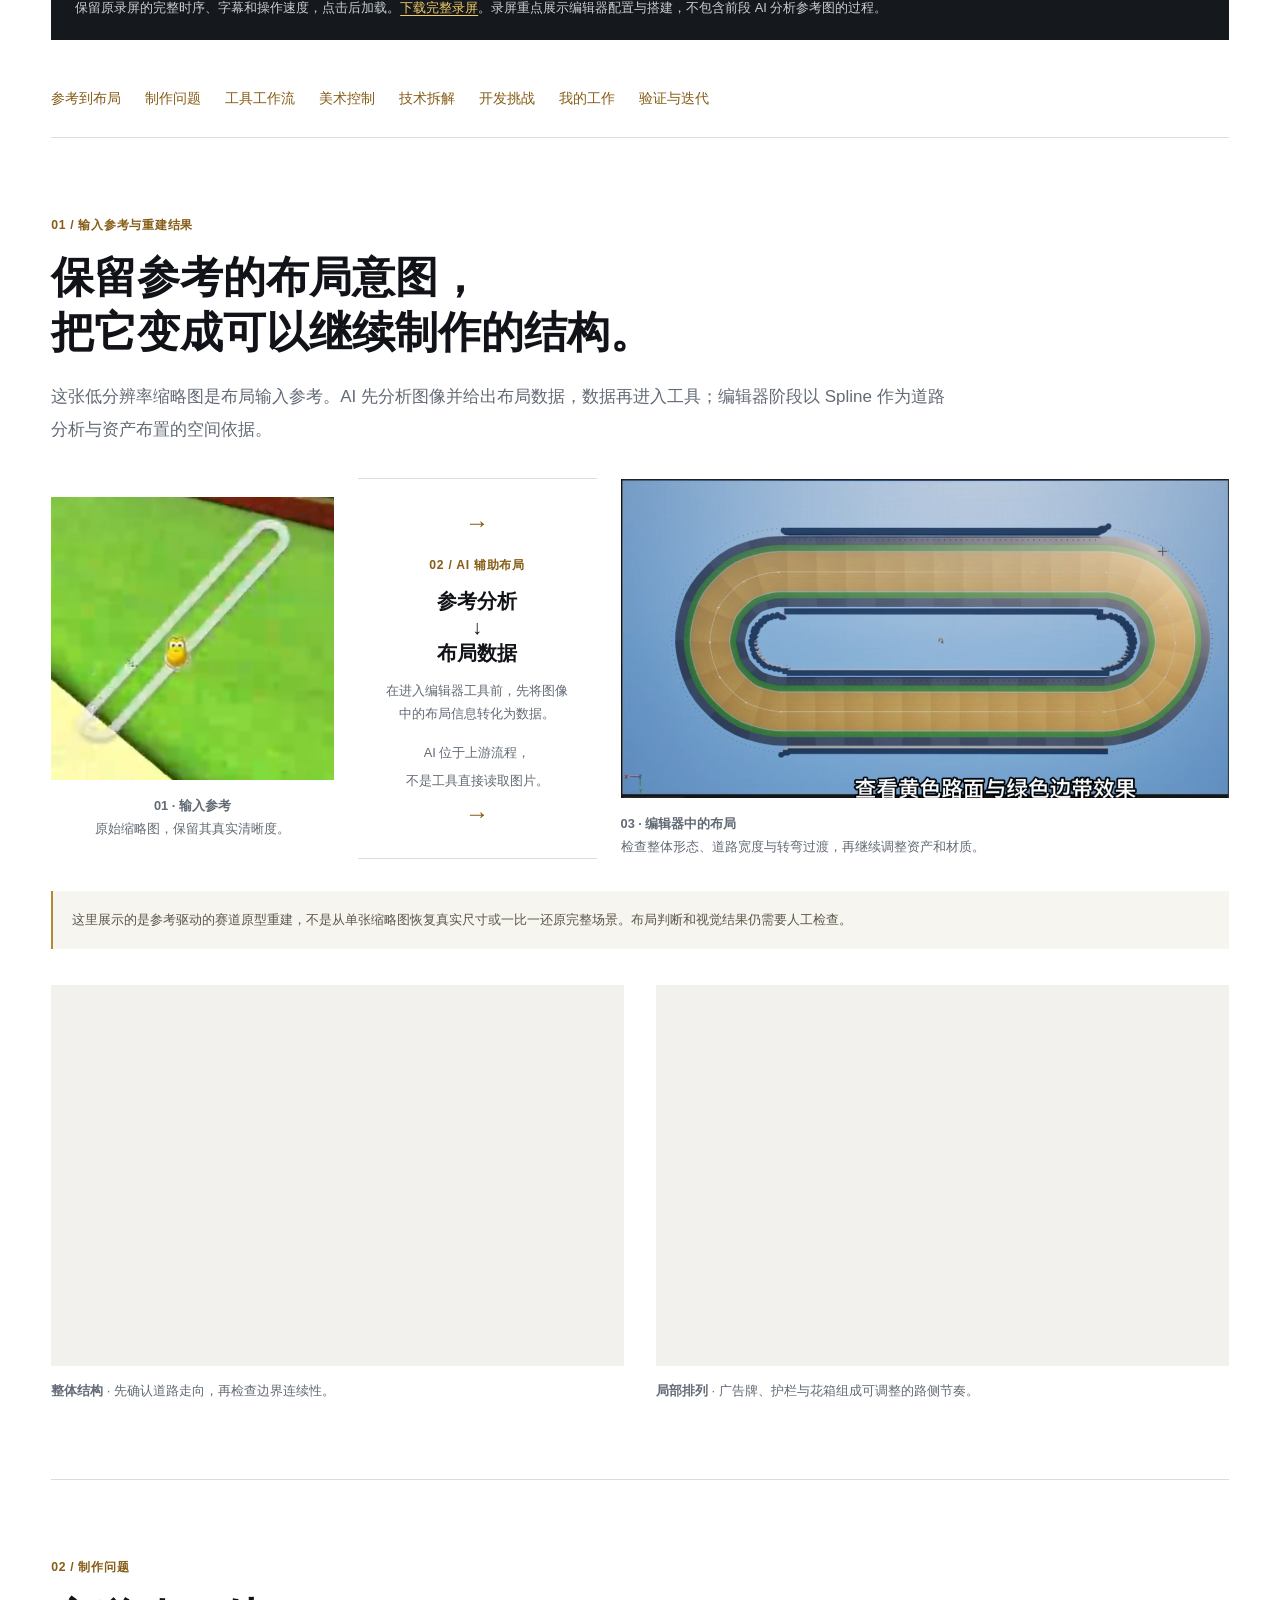
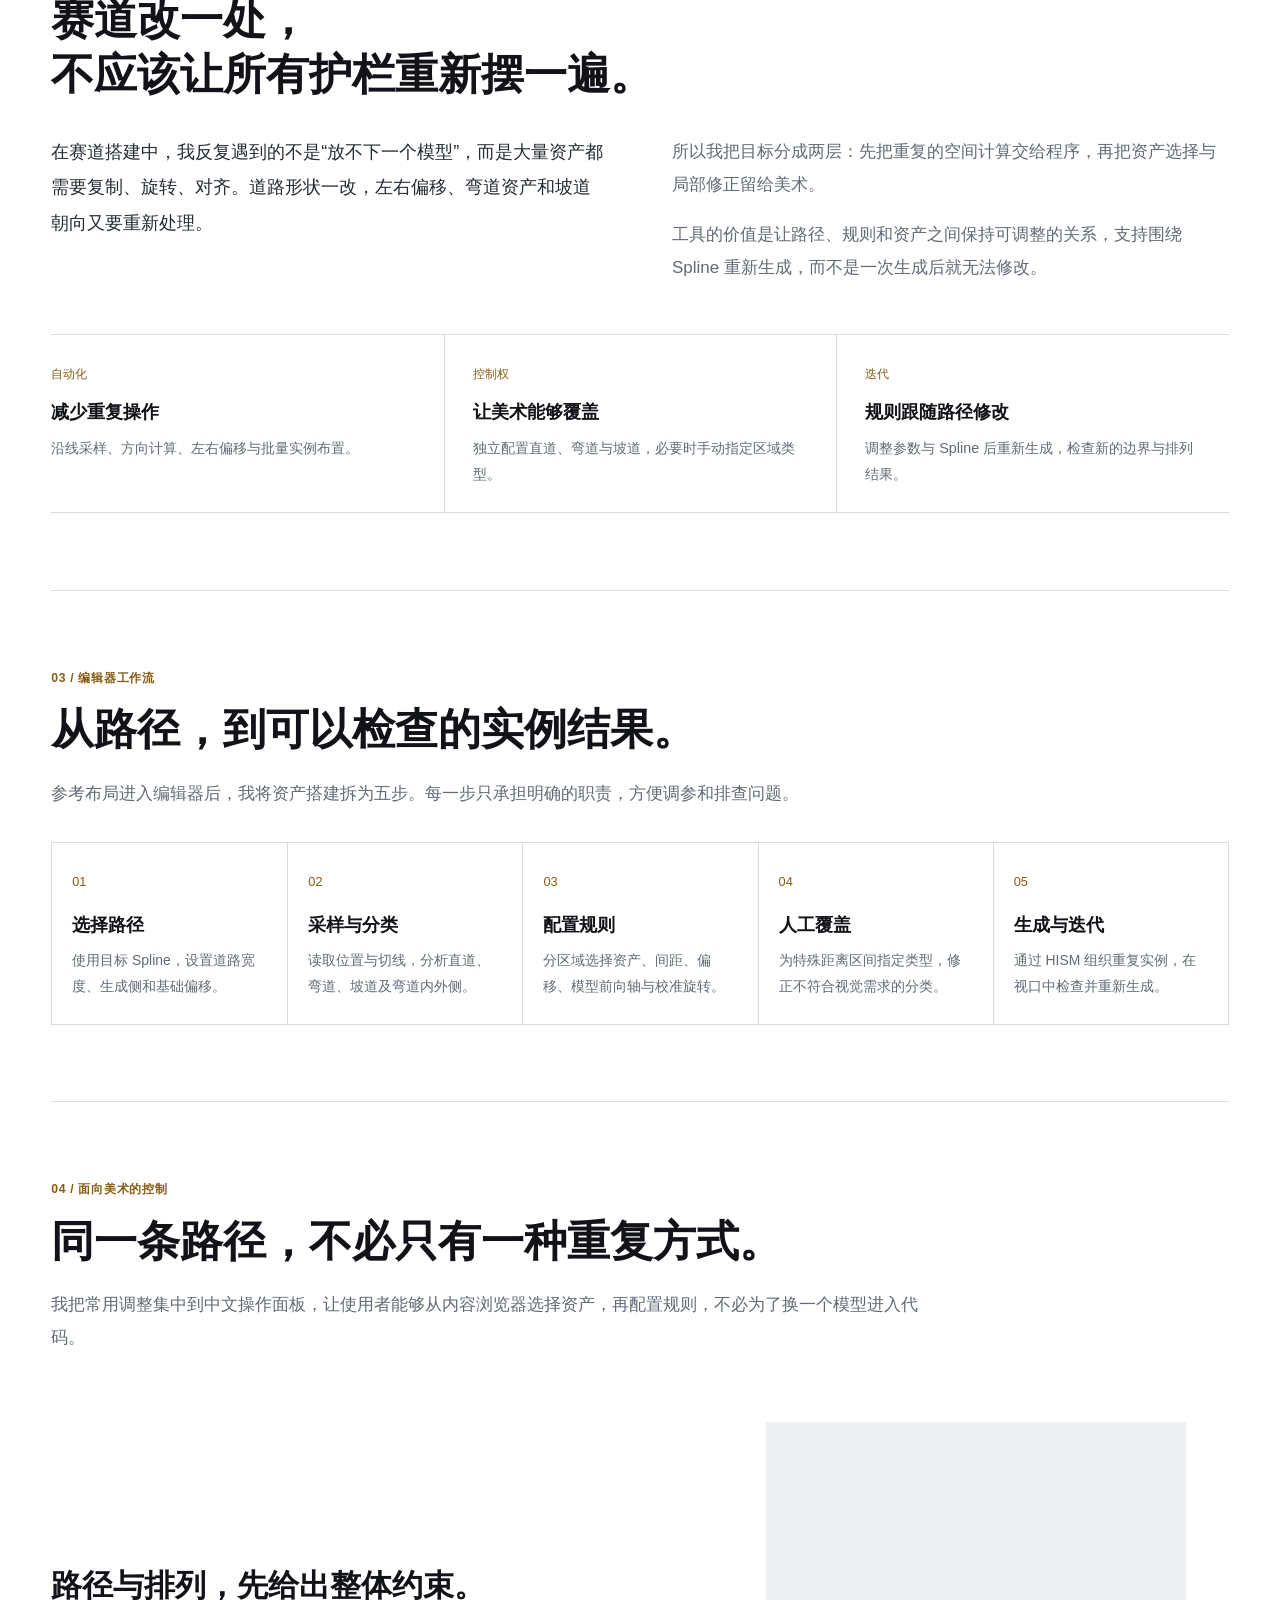
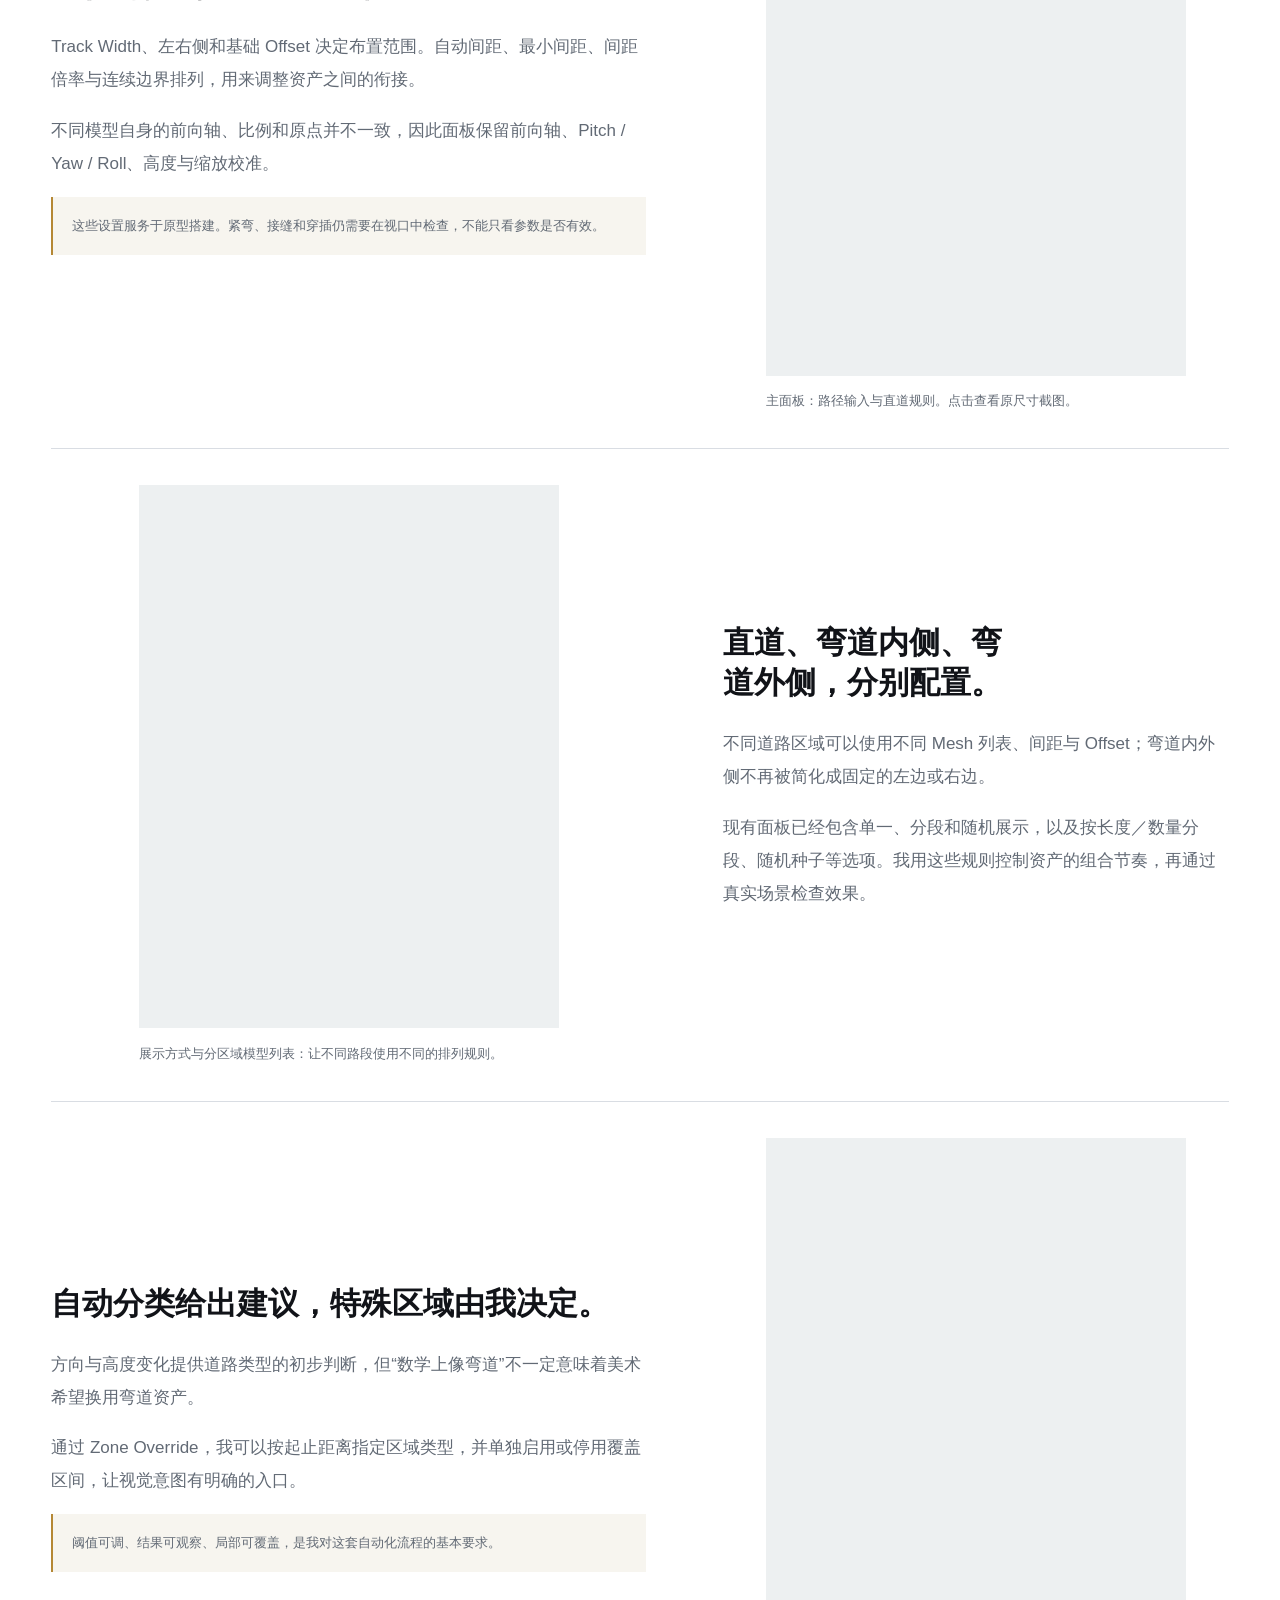
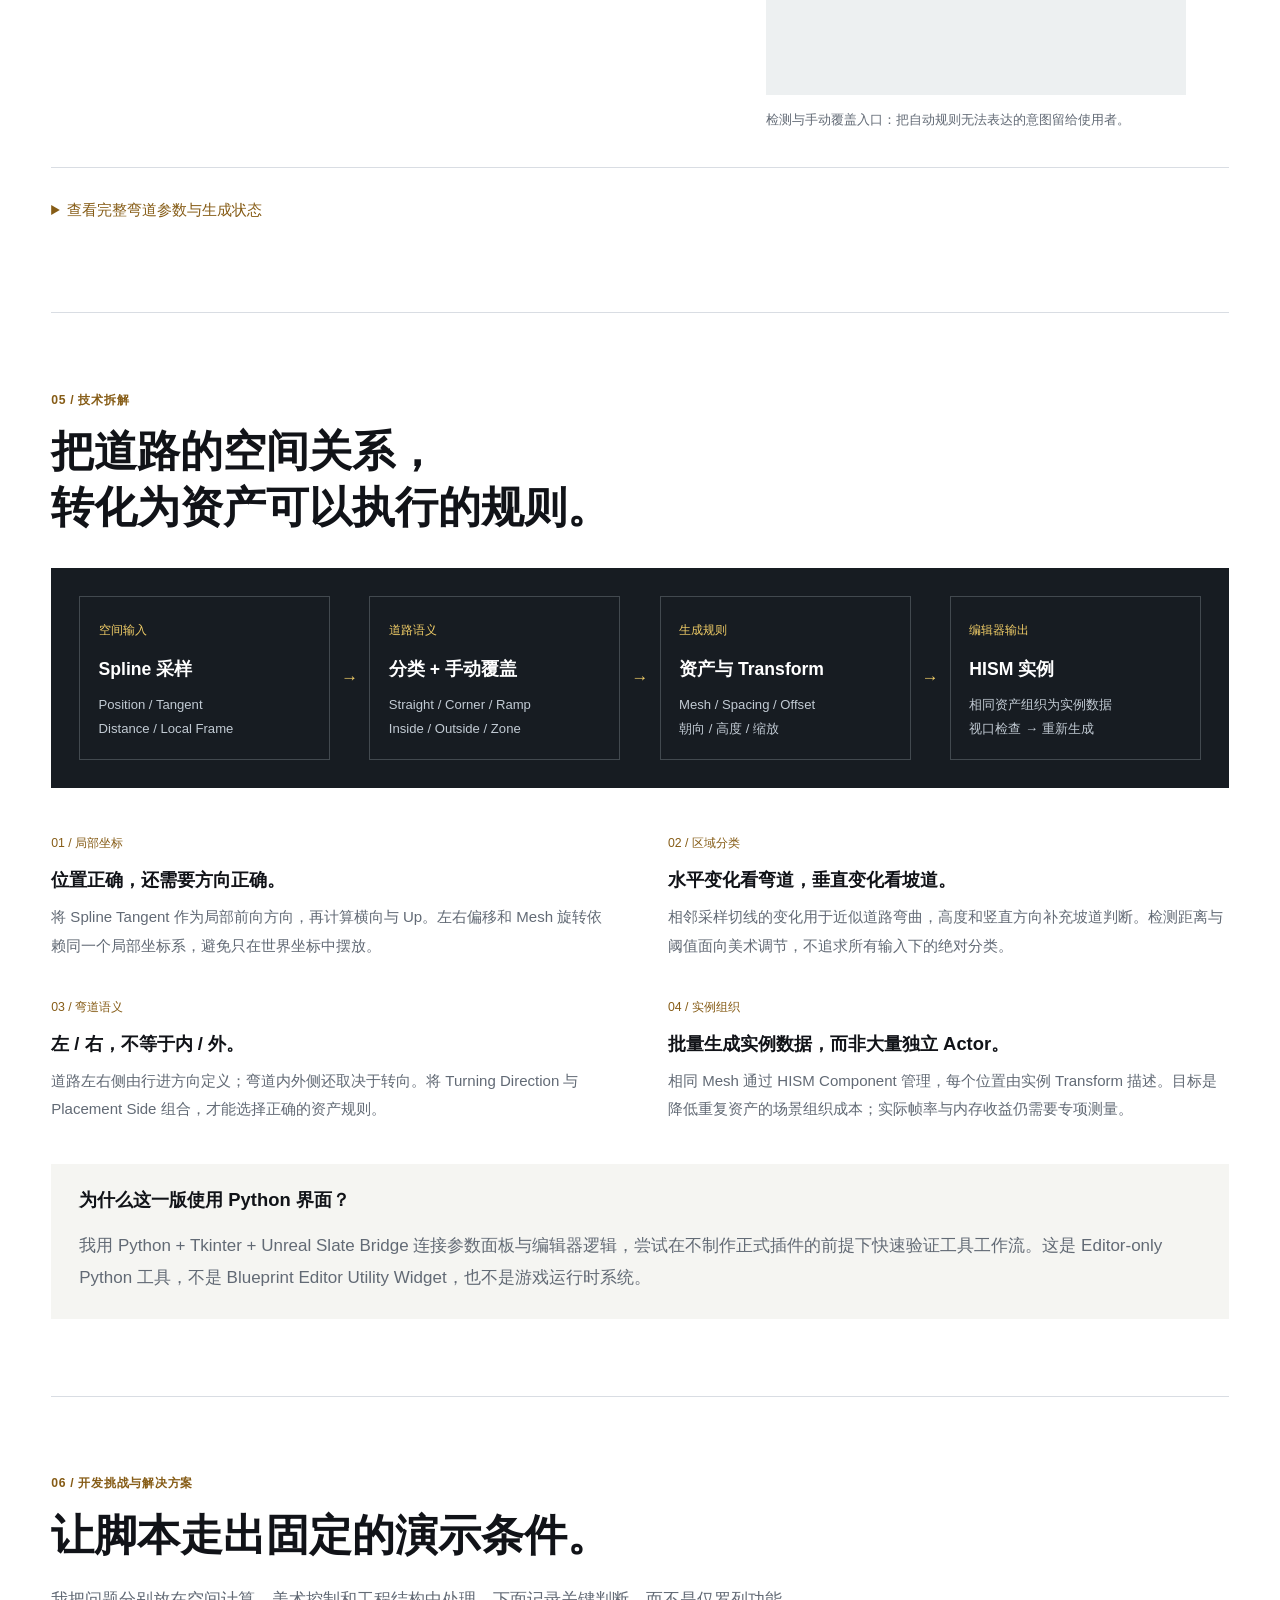
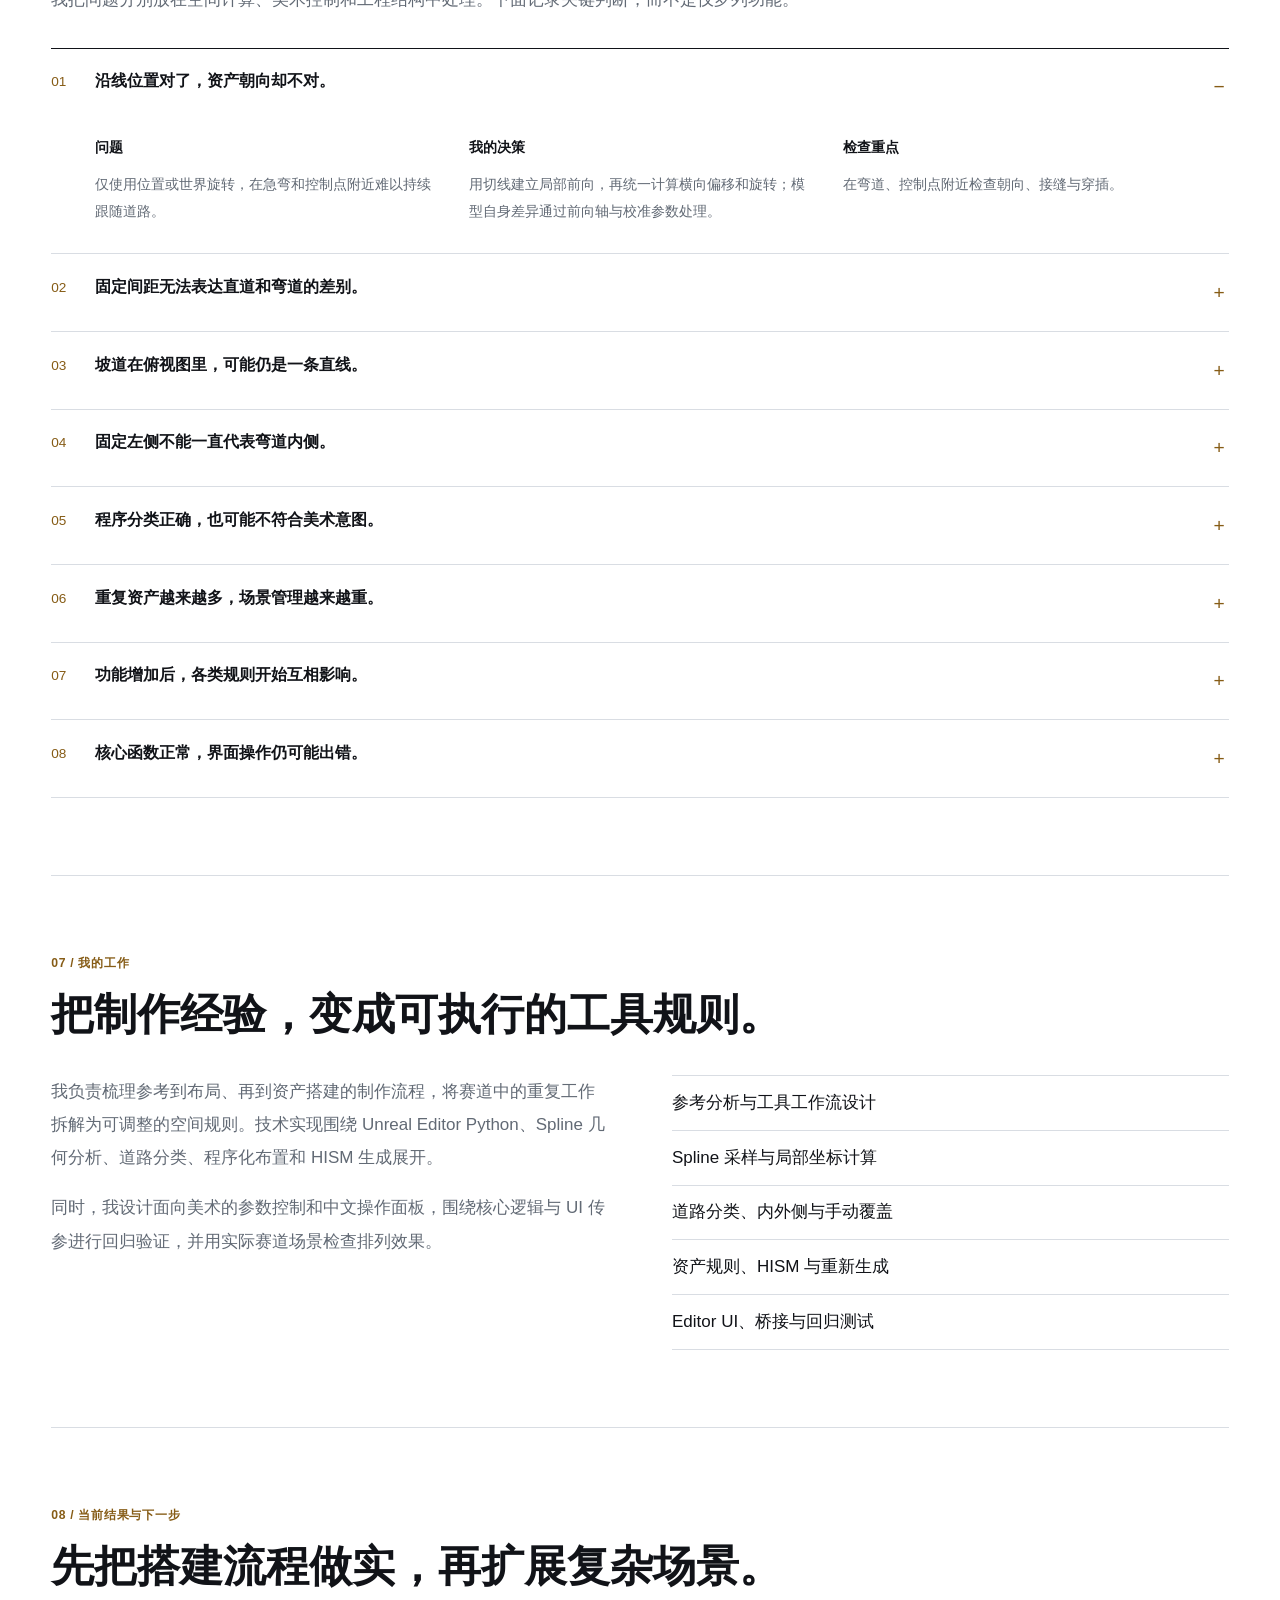
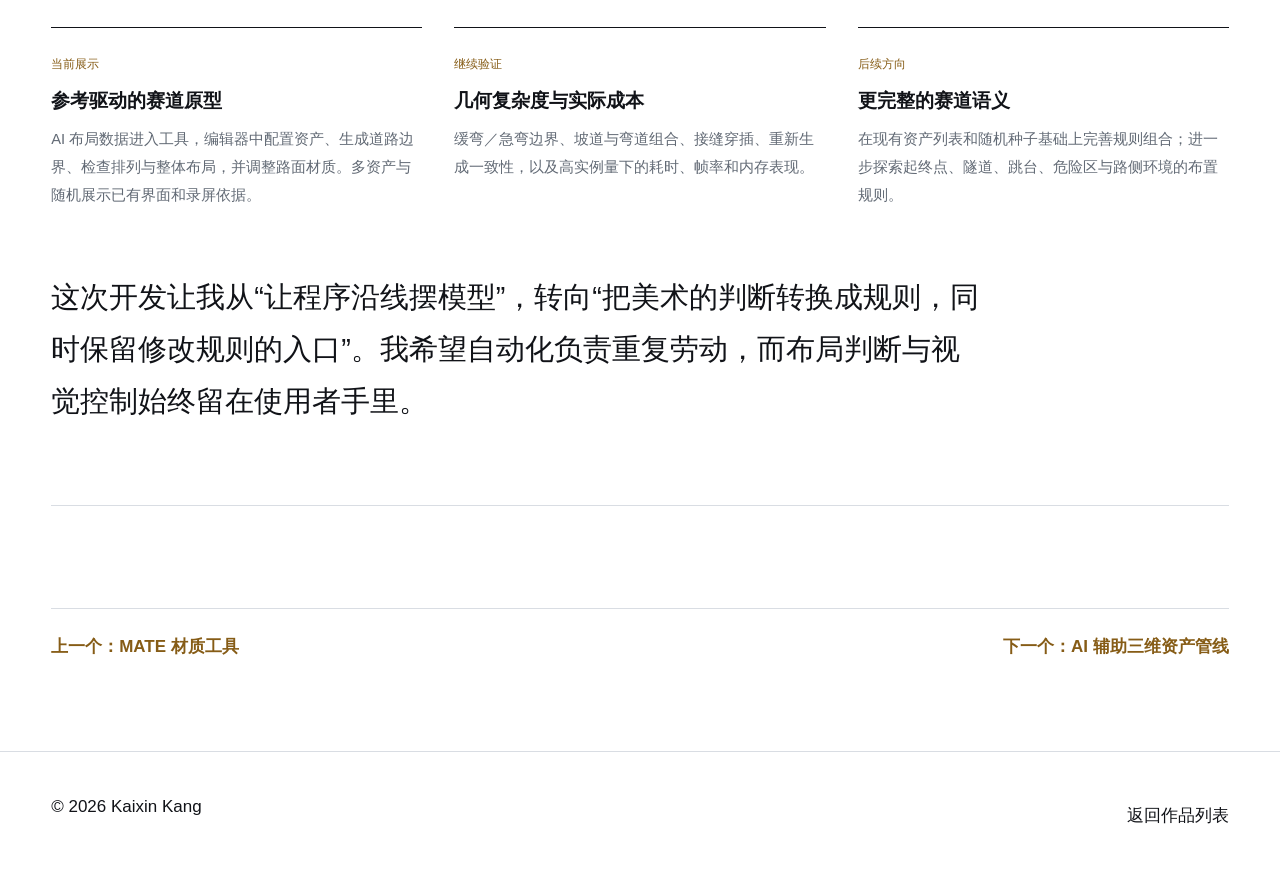
<file: projects/json-generator.html>
<!doctype html>
<html lang="zh-CN">
<head>
  <meta charset="utf-8">
  <meta name="viewport" content="width=device-width, initial-scale=1">
  <meta http-equiv="refresh" content="0; url=track-assembly.html">
  <meta name="robots" content="noindex">
  <link rel="canonical" href="https://k-k-ing.github.io/kaixin-technical-art-portfolio/projects/track-assembly.html">
  <title>前往赛道重建项目</title>
</head>
<body><p>项目二已更新为赛道重建工具。<a href="track-assembly.html">打开赛道重建项目页面</a>。</p></body>
</html>
</file>
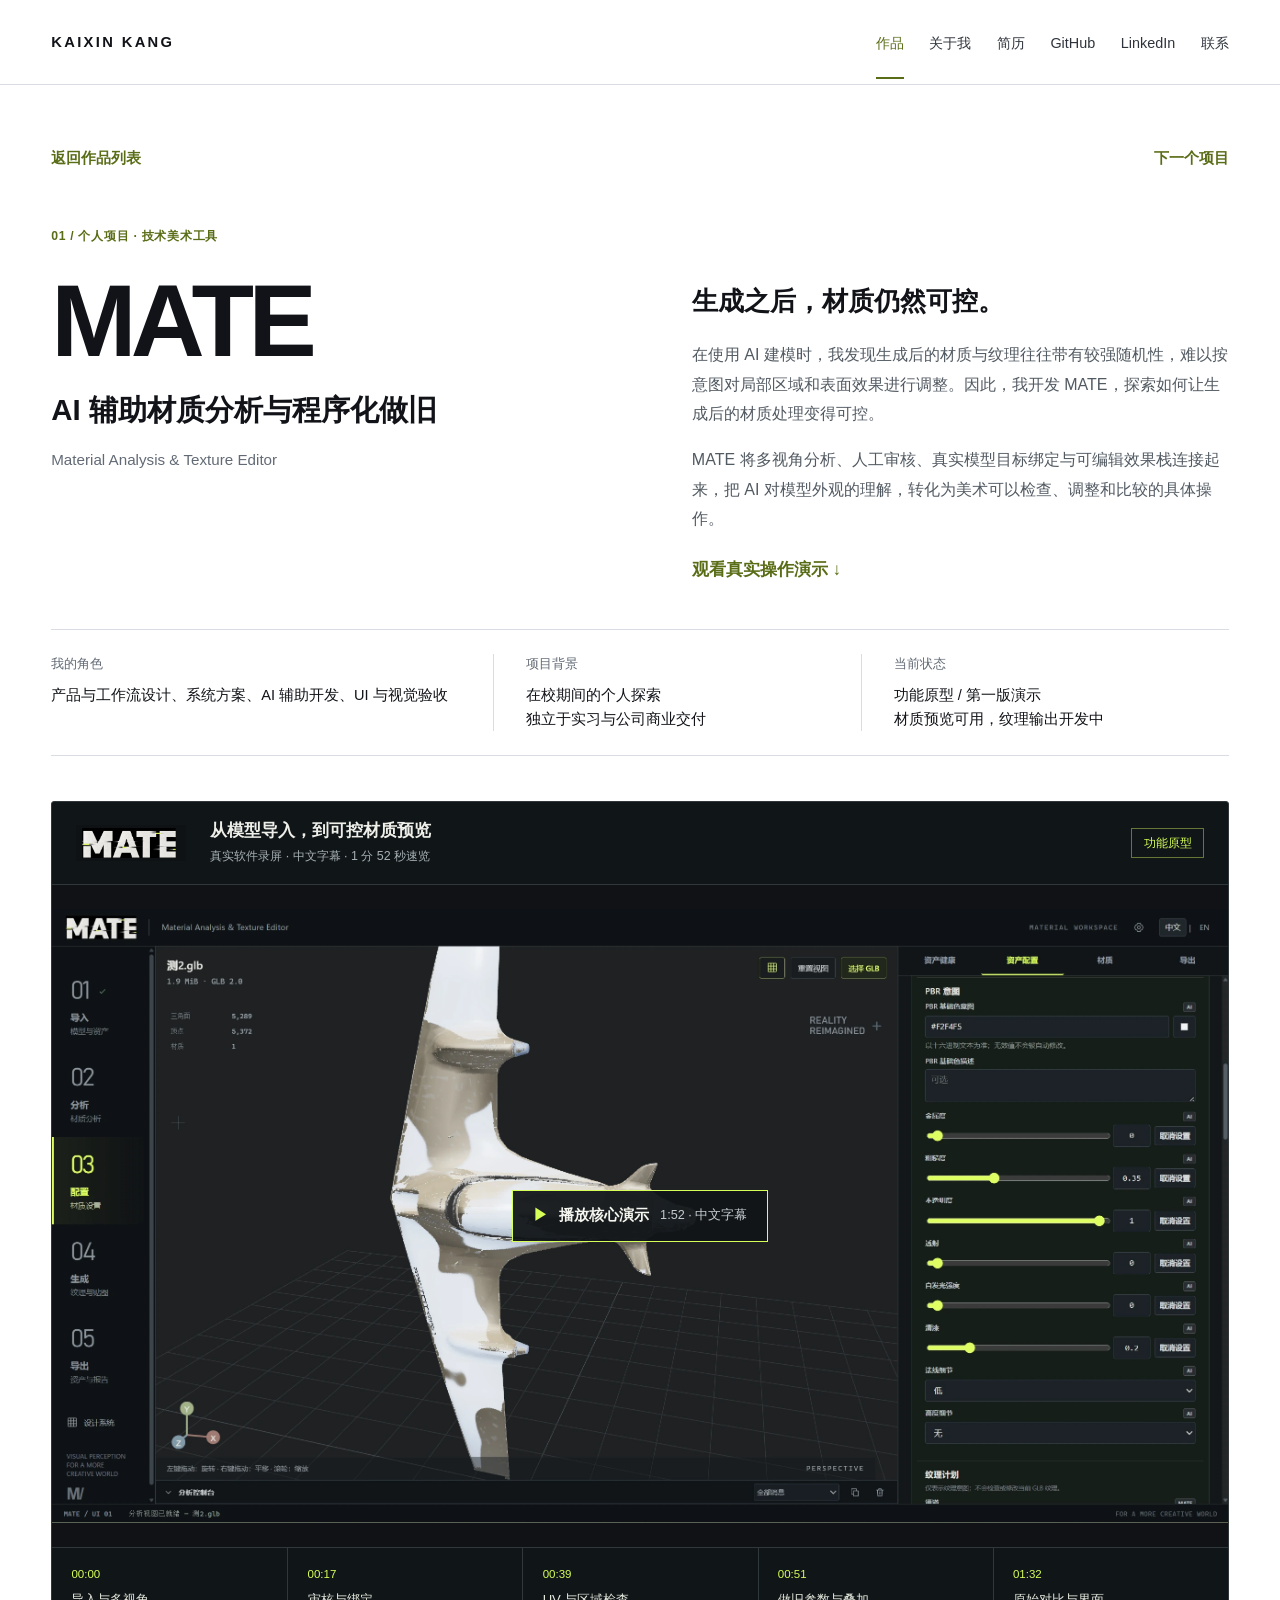
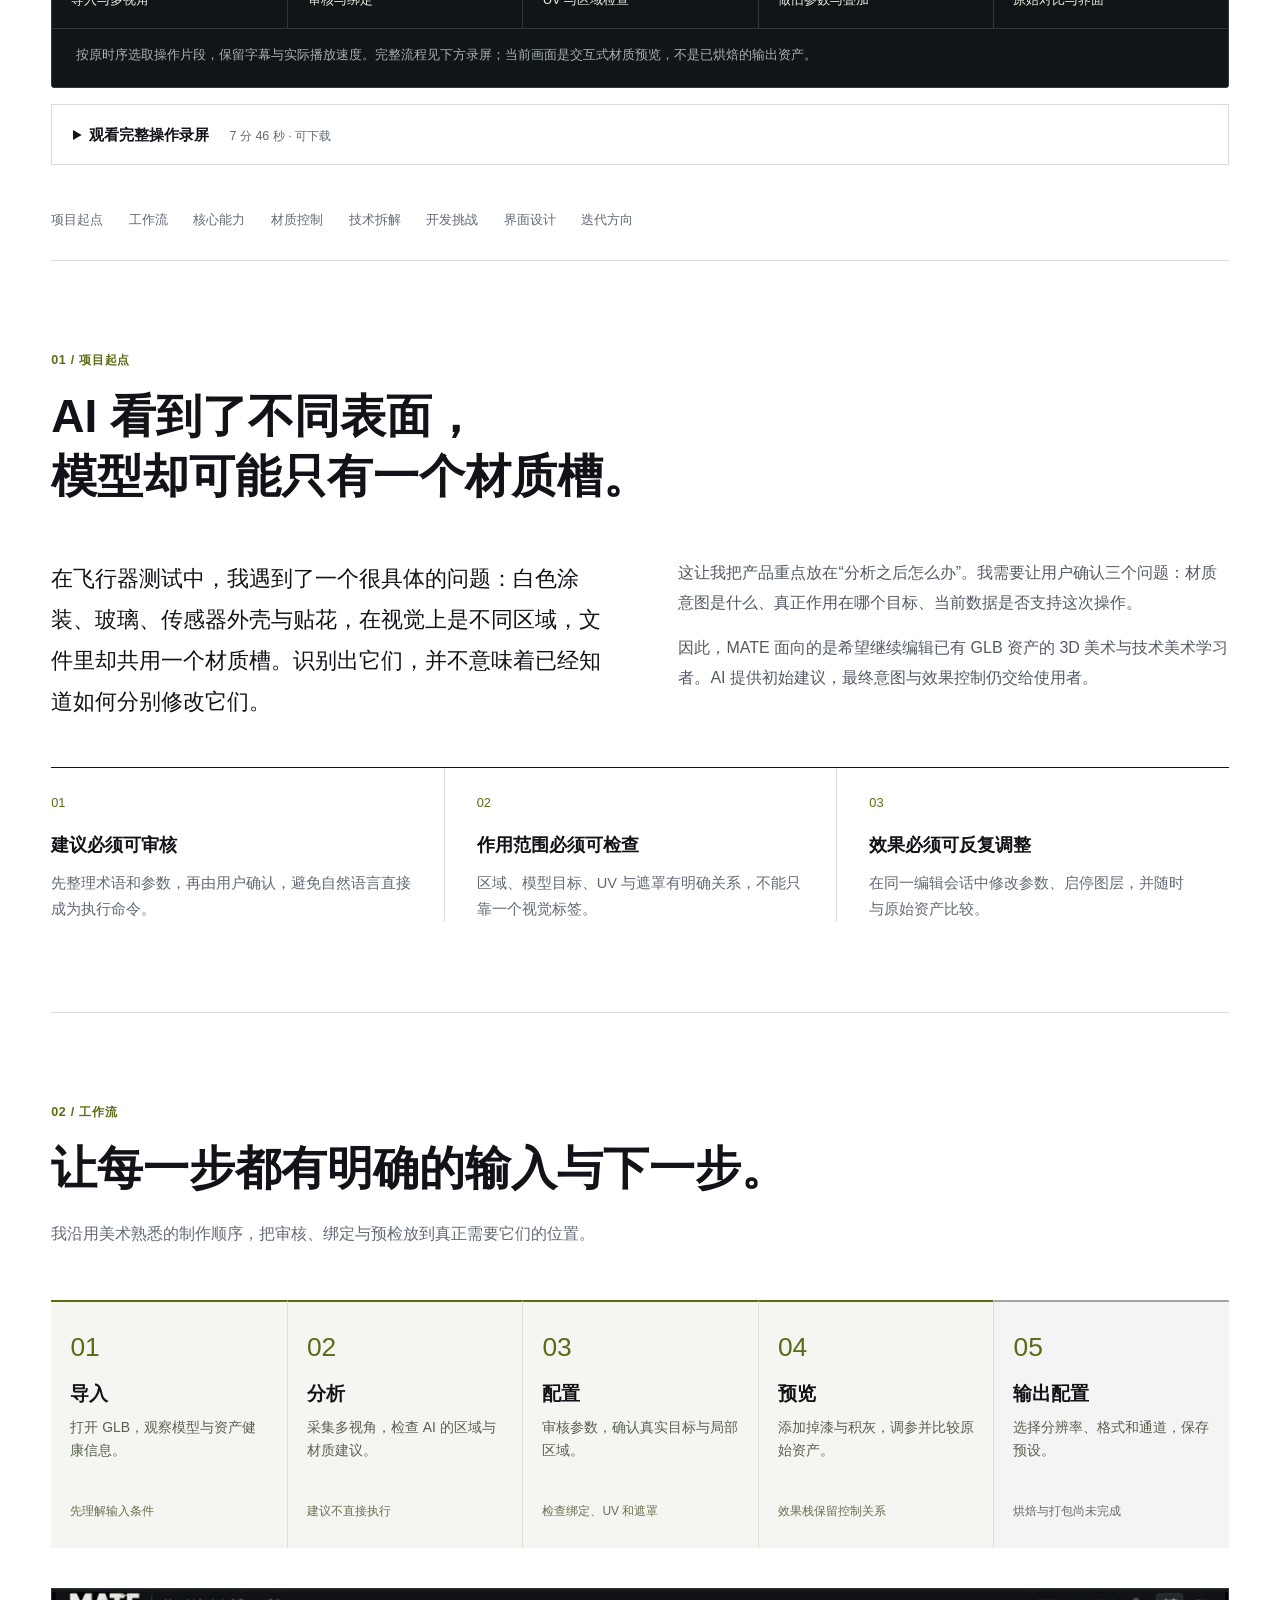
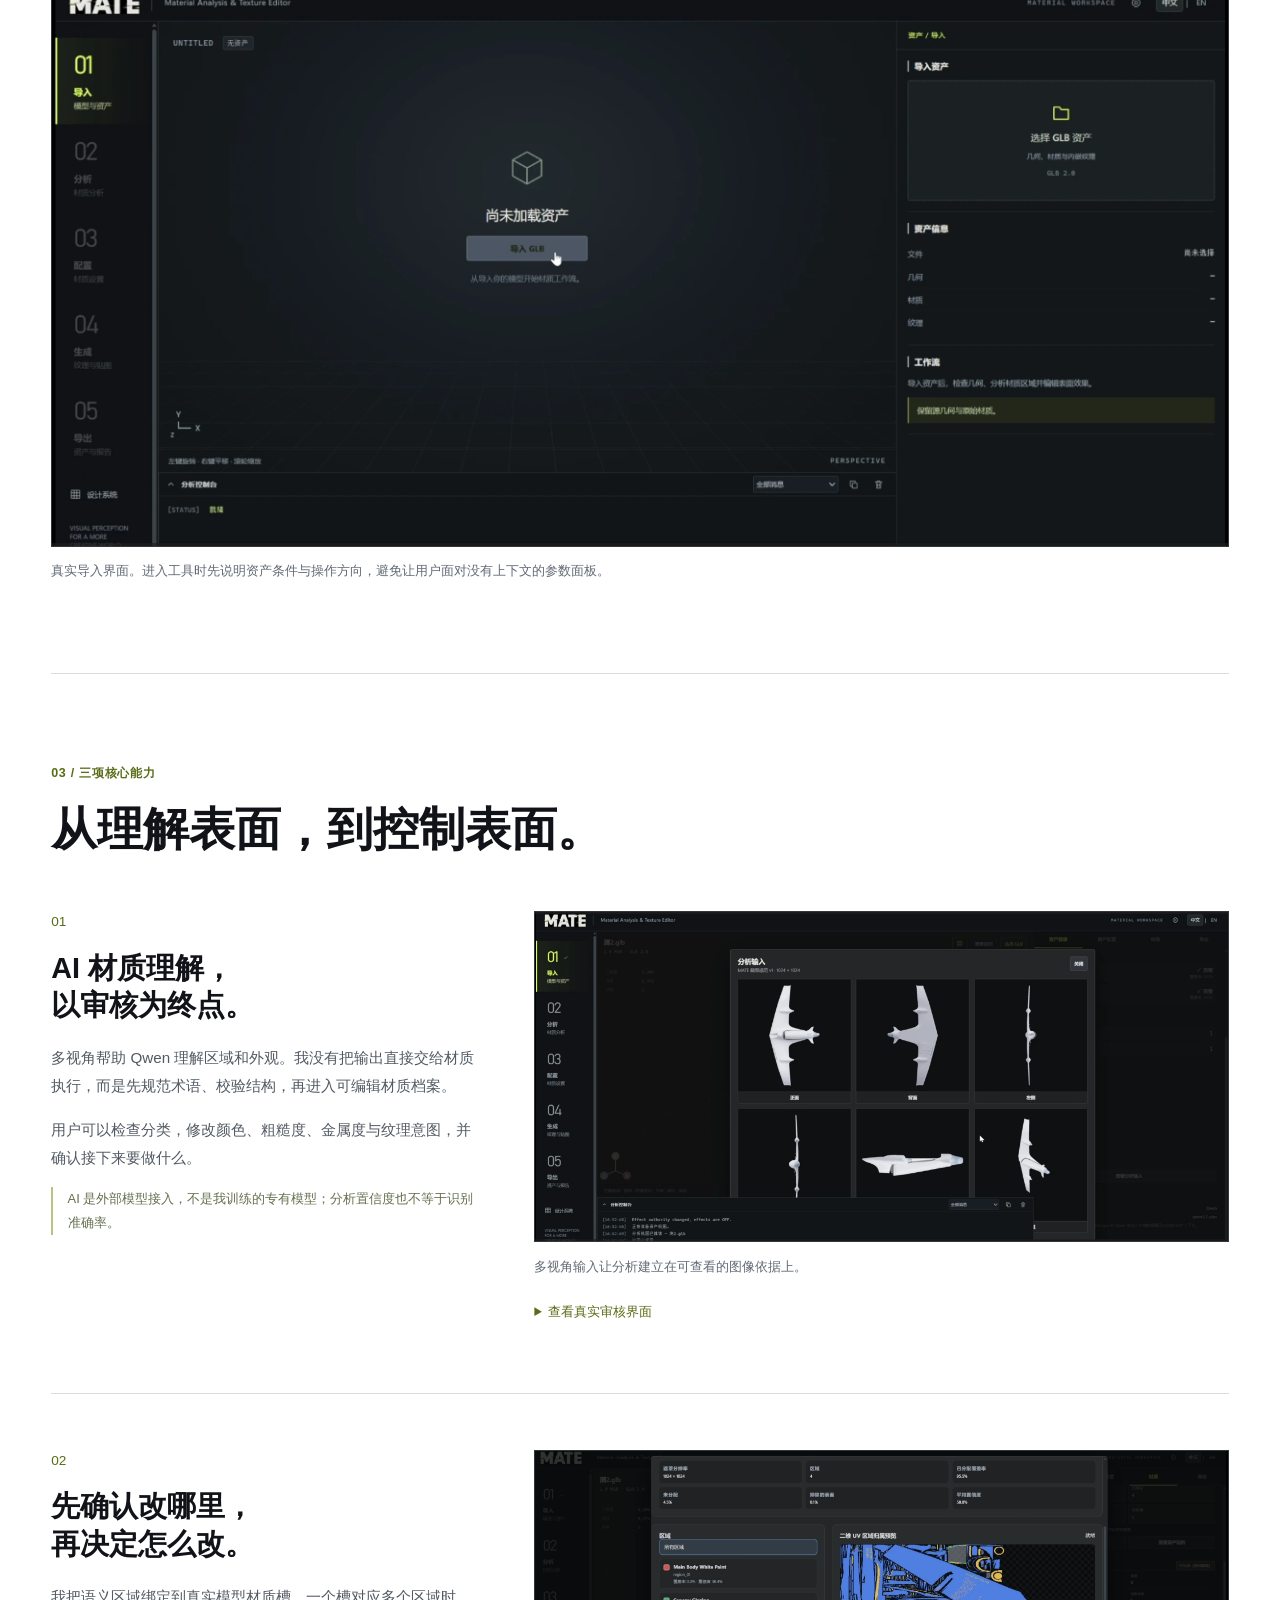
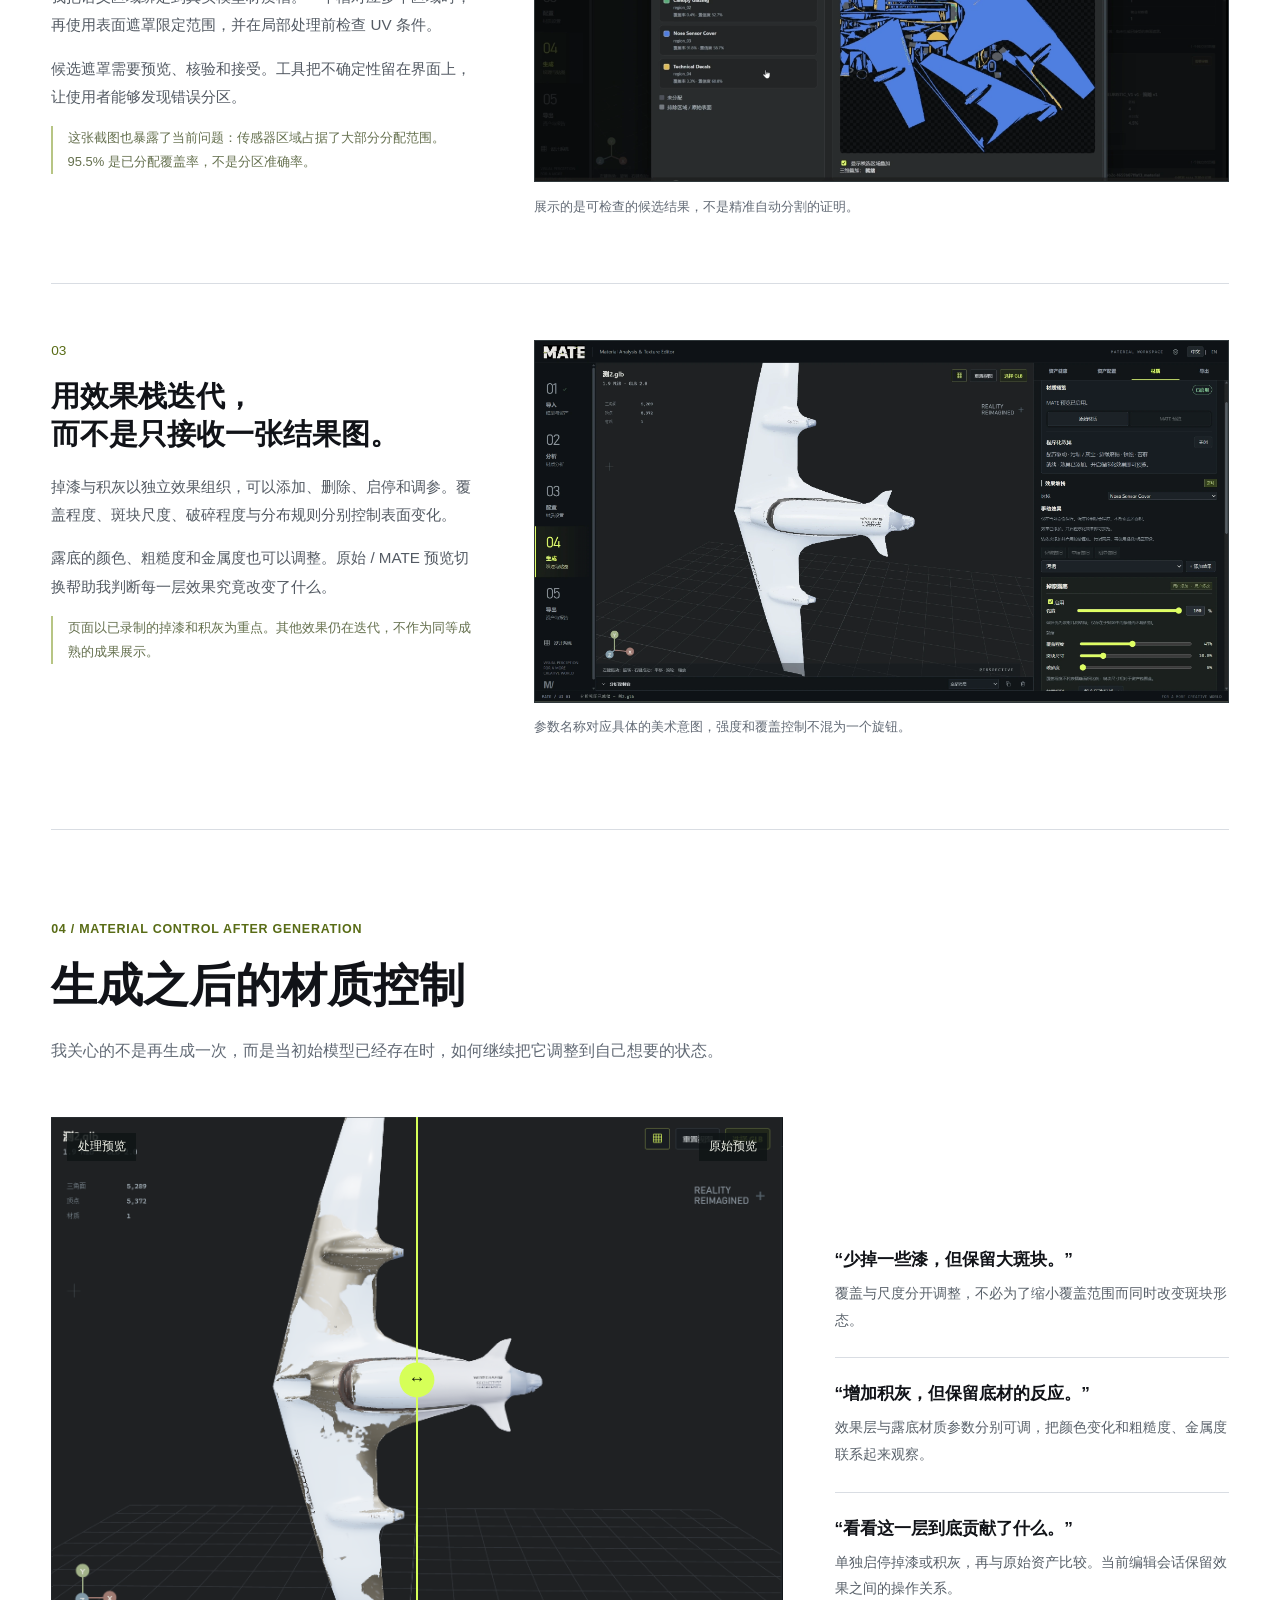
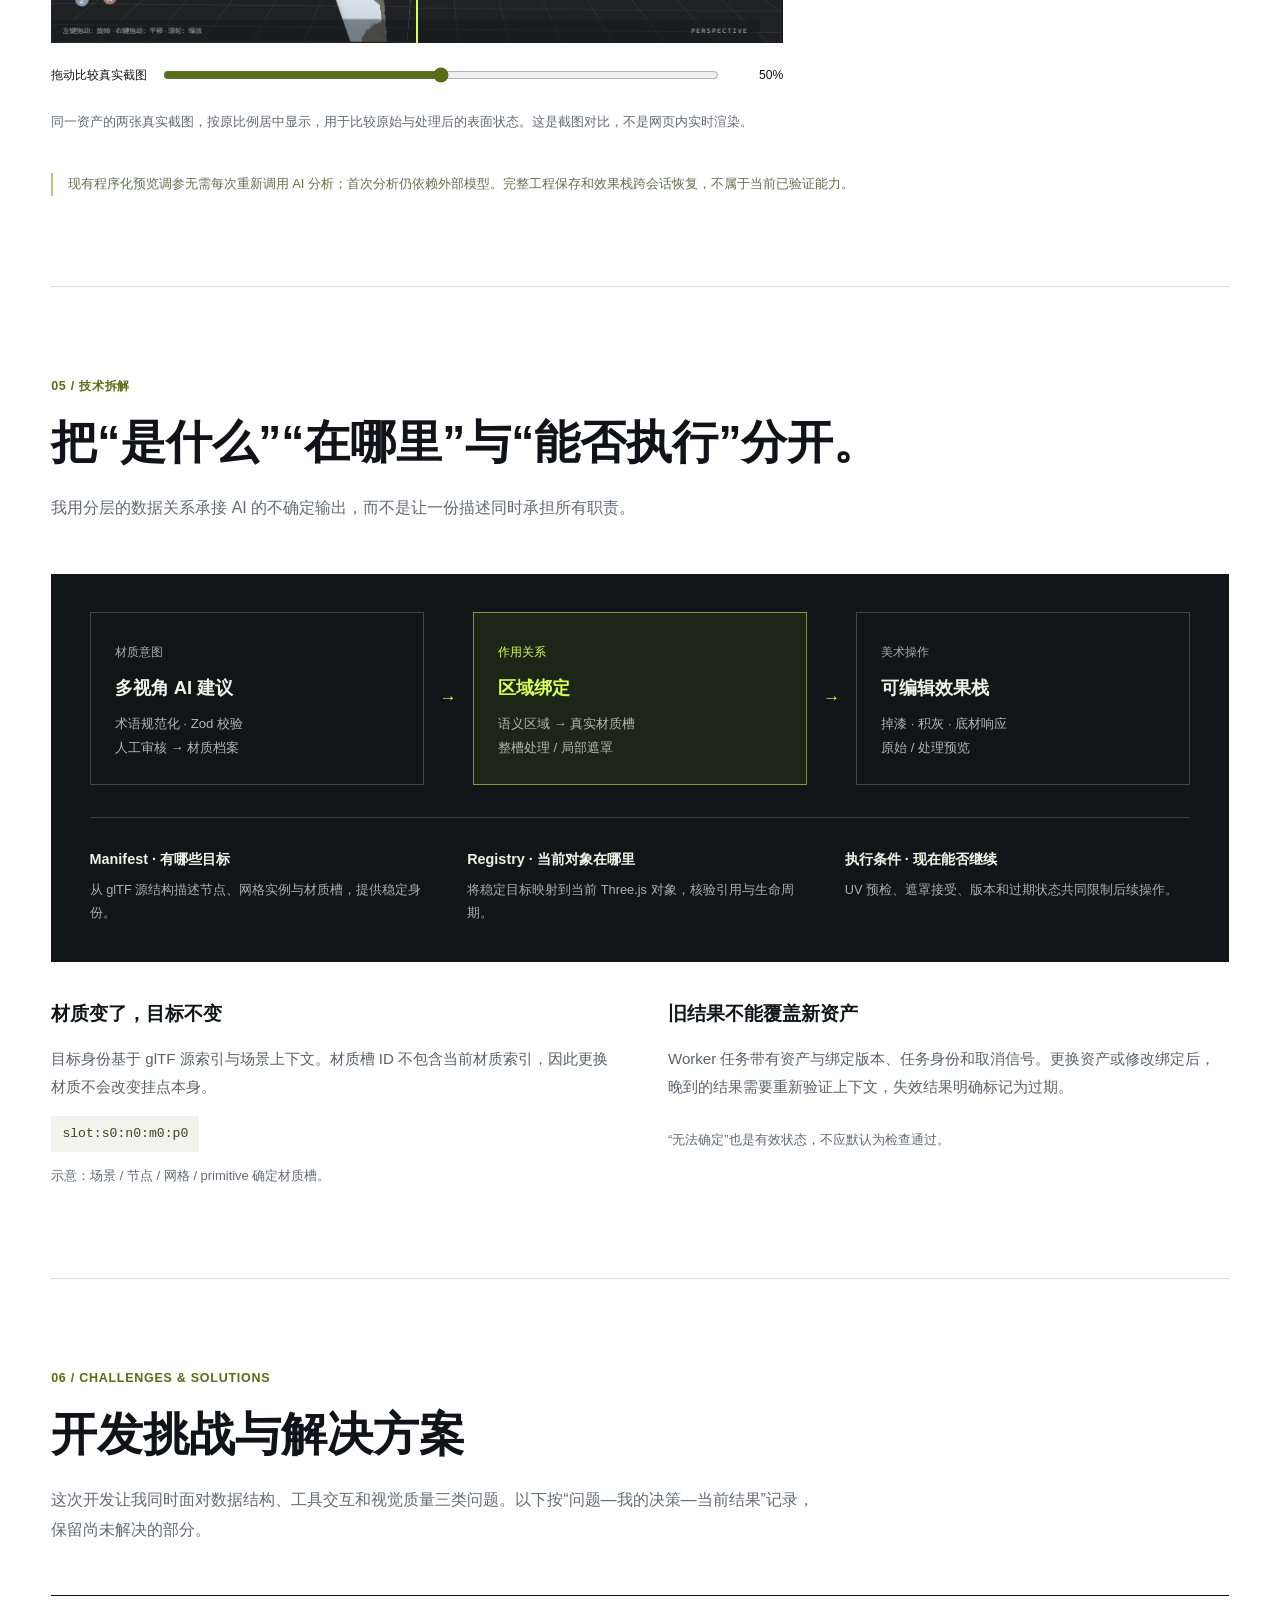
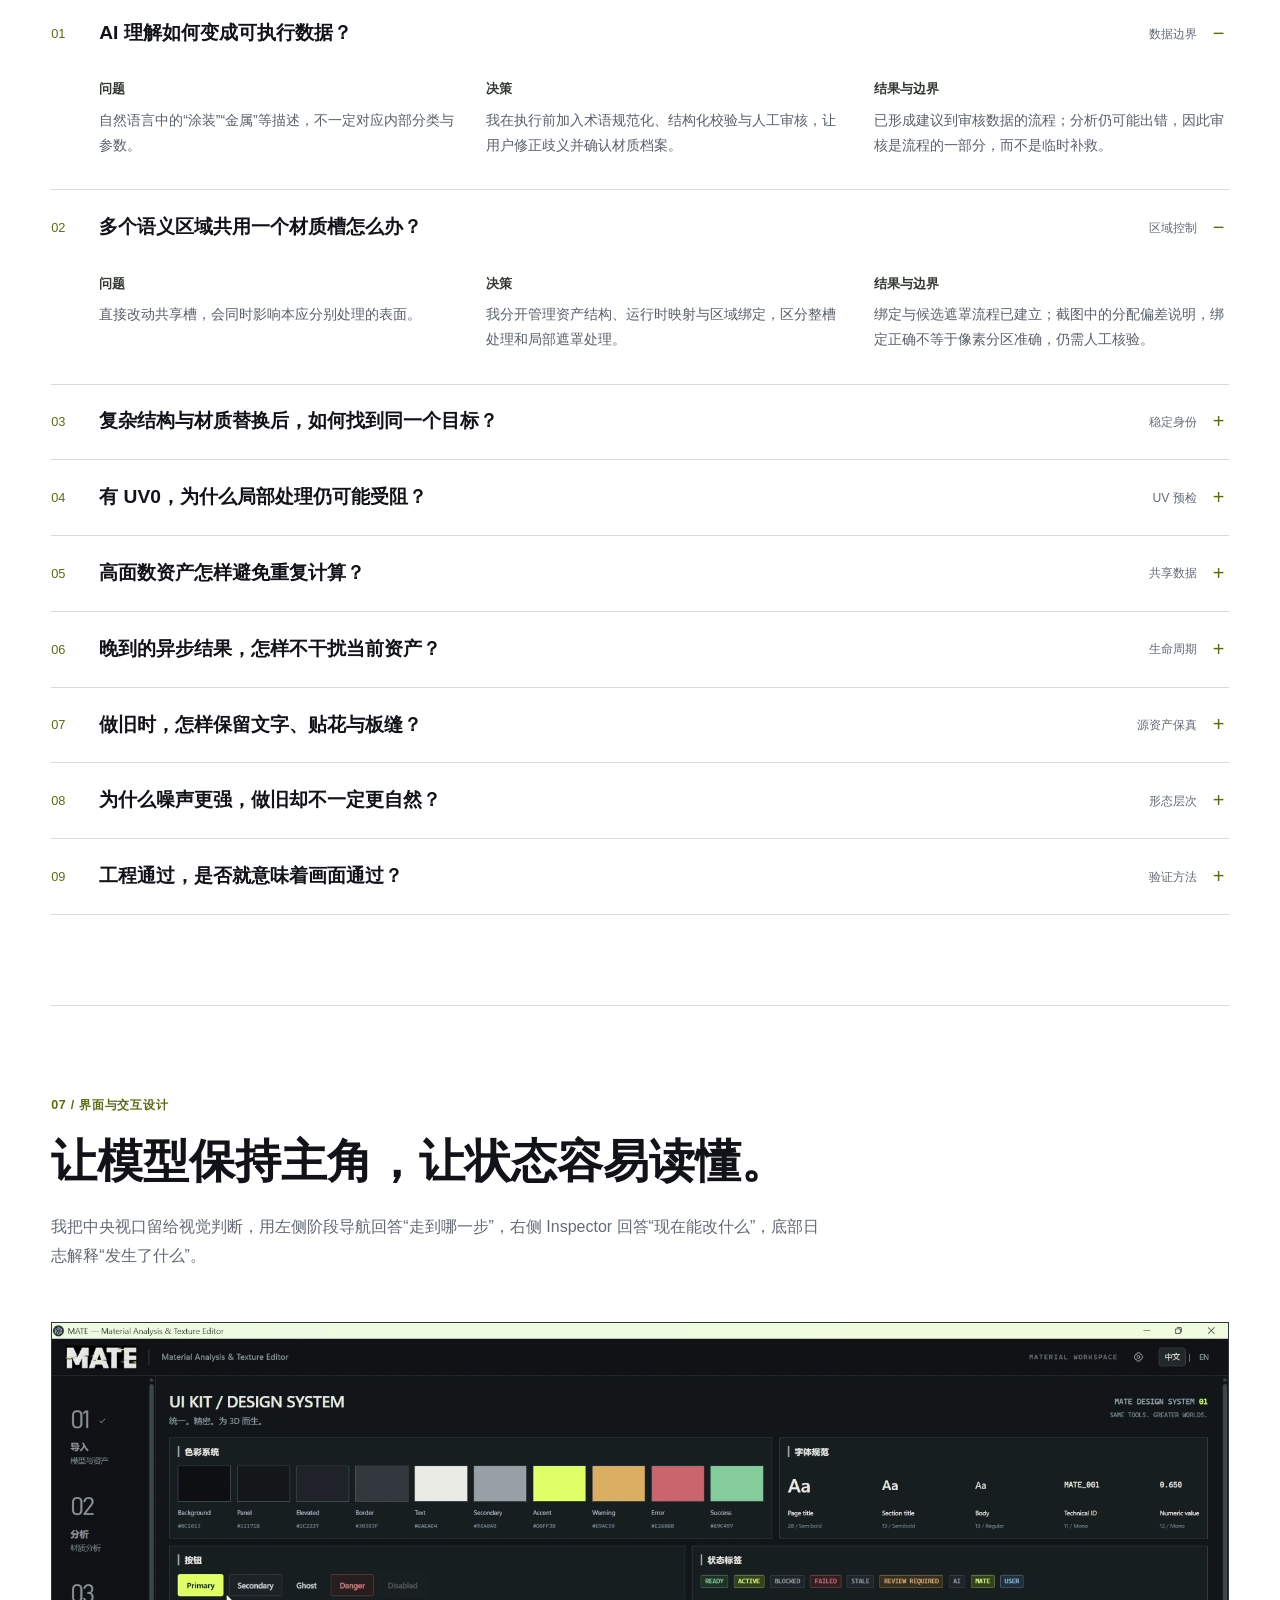
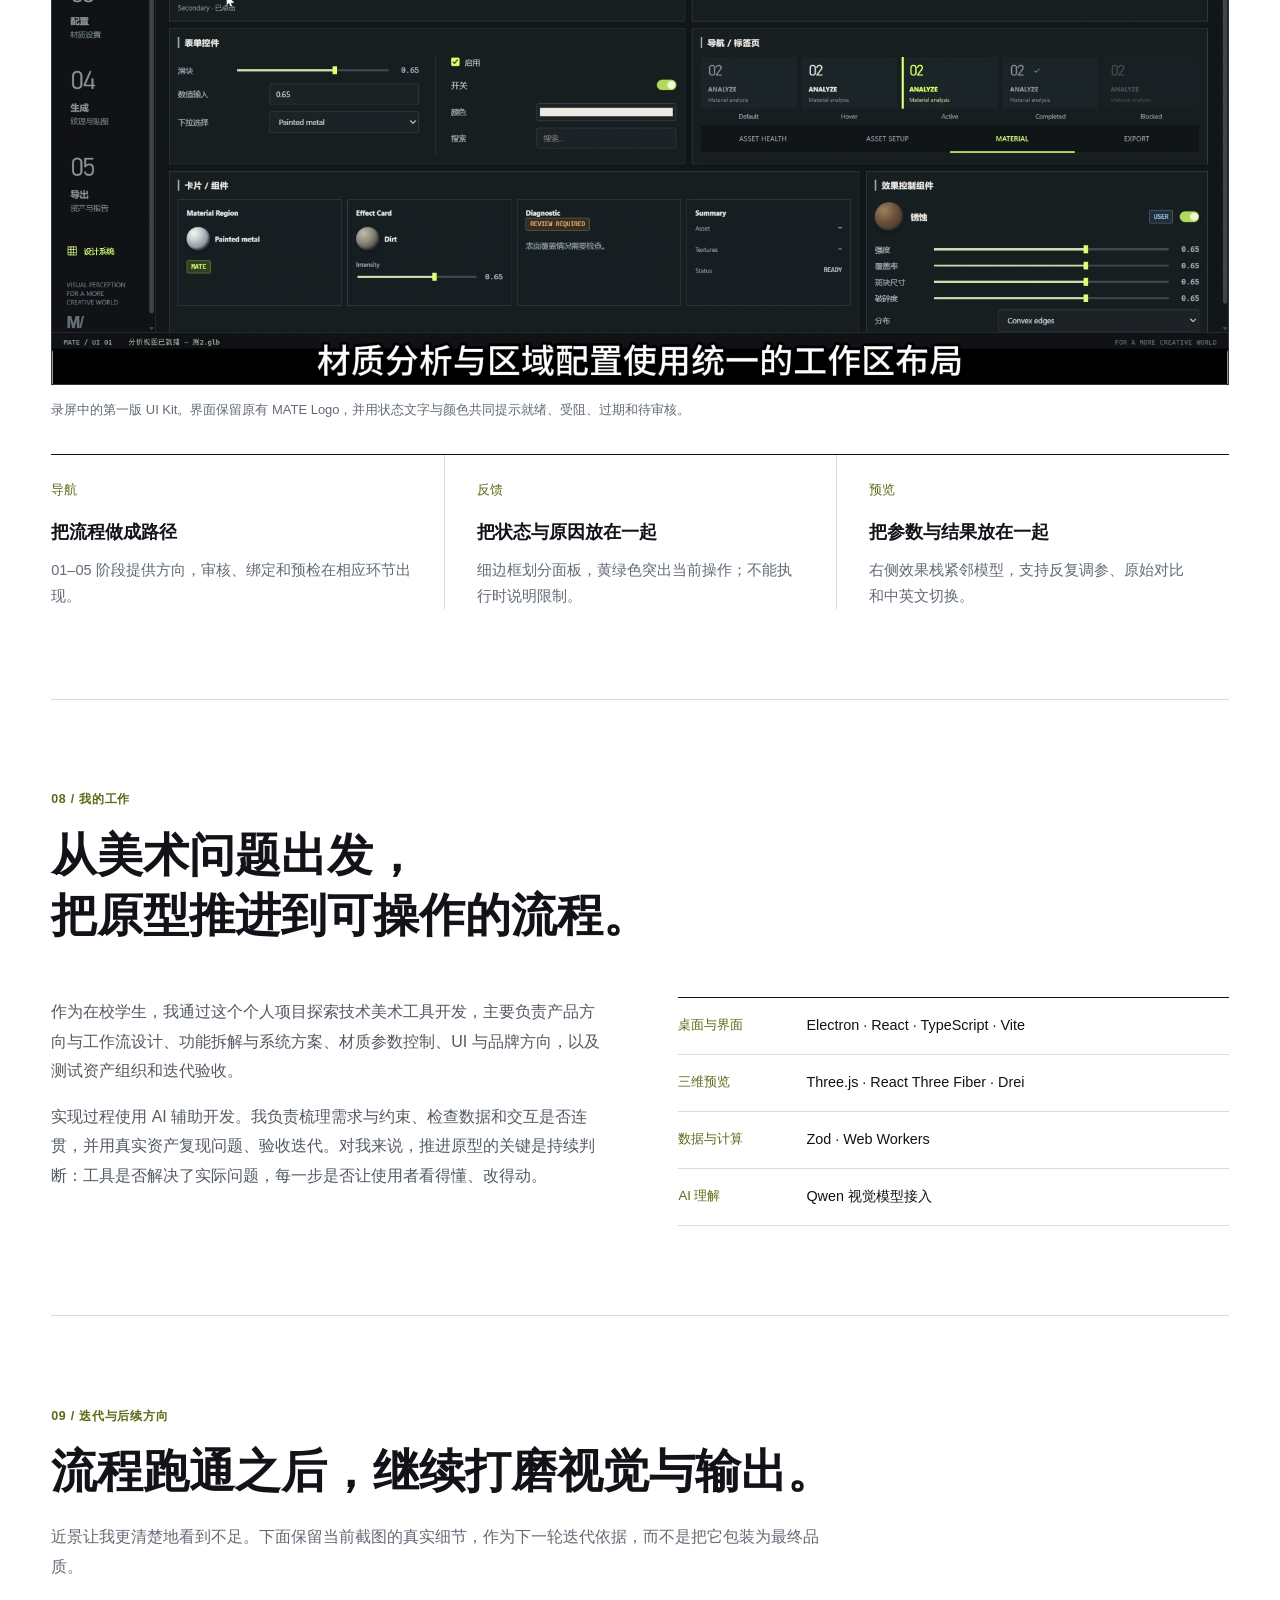
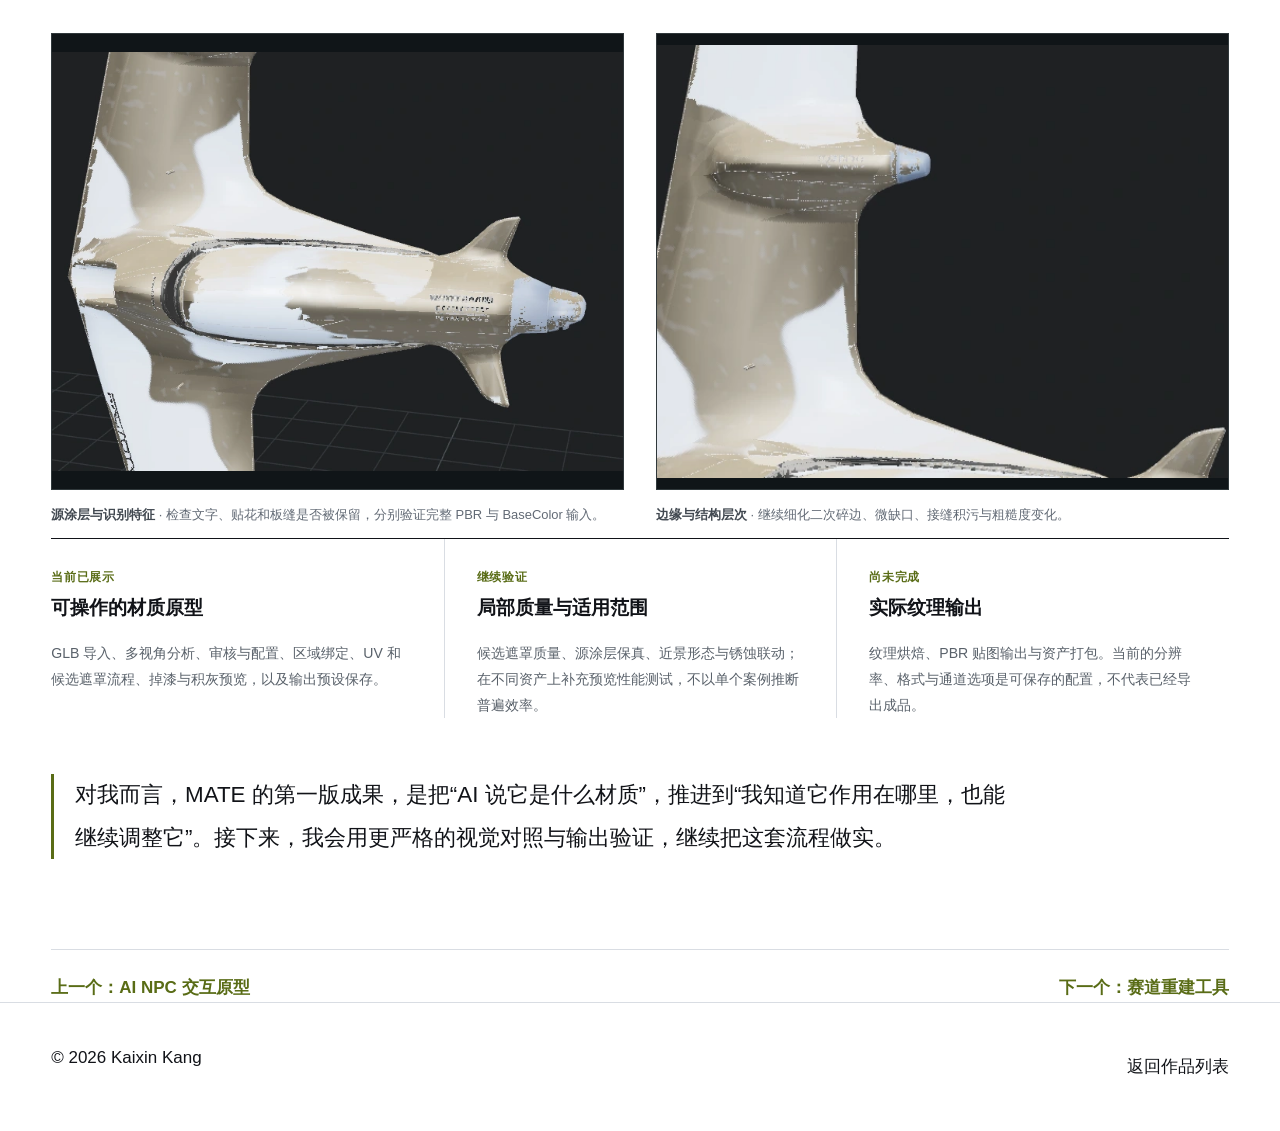
<file: projects/mate.html>
<!doctype html>
<html lang="zh-CN">
<head>
  <meta charset="utf-8">
  <meta name="viewport" content="width=device-width, initial-scale=1">
  <meta name="description" content="MATE 是 Kaixin Kang 的个人技术美术工具原型，将可审核的 AI 材质分析、真实模型目标绑定与可编辑效果栈连接为可控的材质工作流。">
  <meta property="og:locale" content="zh_CN">
  <meta property="og:title" content="MATE — AI 辅助材质分析与程序化做旧">
  <meta property="og:description" content="从真实录屏出发，了解我如何设计生成之后的材质控制：审核、区域绑定、效果栈与交互式预览。个人项目，持续开发中。">
  <meta property="og:type" content="article">
  <meta property="og:url" content="https://k-k-ing.github.io/kaixin-technical-art-portfolio/projects/mate.html">
  <meta property="og:image" content="https://k-k-ing.github.io/kaixin-technical-art-portfolio/assets/projects/mate/screens/material-profile.webp">
  <meta property="og:image:alt" content="MATE 真实软件界面：飞行器材质预览与可编辑参数面板">
  <meta name="twitter:card" content="summary_large_image">
  <link rel="canonical" href="https://k-k-ing.github.io/kaixin-technical-art-portfolio/projects/mate.html">
  <link rel="icon" type="image/svg+xml" href="../assets/favicon.svg">
  <link rel="stylesheet" href="../styles.css">
  <link rel="stylesheet" href="../mate.css">
  <script src="../script.js" defer></script>
  <script src="../mate.js" defer></script>
  <title>MATE — AI 辅助材质分析与程序化做旧 | Kaixin Kang</title>
</head>
<body class="mate-case">
  <a class="skip-link" href="#main">跳转到主要内容</a>
  <header class="site-header">
    <div class="header-inner">
      <a class="wordmark" href="../index.html" aria-label="Kaixin Kang 首页">KAIXIN KANG</a>
      <button class="nav-toggle" type="button" aria-label="展开导航" aria-expanded="false" aria-controls="site-navigation" data-nav-toggle><span></span><span></span></button>
      <nav class="site-nav" id="site-navigation" aria-label="主导航" data-site-nav>
        <a href="../index.html#work" aria-current="page">作品</a>
        <a href="../index.html#about">关于我</a>
        <a href="../resume-source.html">简历</a>
        <a href="https://github.com/K-k-ing" target="_blank" rel="noreferrer">GitHub</a>
        <a href="../index.html#linkedin">LinkedIn</a>
        <a href="mailto:122880509@qq.com">联系</a>
      </nav>
    </div>
  </header>

  <main id="main" class="mate-main">
    <article class="container">
      <header class="mate-hero">
        <nav class="case-nav" aria-label="项目导航">
          <a class="text-link" href="../index.html#work">返回作品列表</a>
          <a class="text-link" href="track-assembly.html">下一个项目</a>
        </nav>
        <p class="eyebrow">01 / 个人项目 · 技术美术工具</p>
        <div class="mate-intro-grid">
          <div>
            <h1>MATE<span>AI 辅助材质分析与程序化做旧</span></h1>
            <p class="mate-full-name" lang="en">Material Analysis &amp; Texture Editor</p>
          </div>
          <div class="mate-intro-copy">
            <p class="mate-lead">生成之后，材质仍然可控。</p>
            <p>在使用 AI 建模时，我发现生成后的材质与纹理往往带有较强随机性，难以按意图对局部区域和表面效果进行调整。因此，我开发 MATE，探索如何让生成后的材质处理变得可控。</p>
            <p>MATE 将多视角分析、人工审核、真实模型目标绑定与可编辑效果栈连接起来，把 AI 对模型外观的理解，转化为美术可以检查、调整和比较的具体操作。</p>
            <a class="text-link" href="#demo">观看真实操作演示 ↓</a>
          </div>
        </div>
        <dl class="mate-facts" aria-label="项目速览">
          <div><dt>我的角色</dt><dd>产品与工作流设计、系统方案、AI 辅助开发、UI 与视觉验收</dd></div>
          <div><dt>项目背景</dt><dd>在校期间的个人探索<br>独立于实习与公司商业交付</dd></div>
          <div><dt>当前状态</dt><dd>功能原型 / 第一版演示<br>材质预览可用，纹理输出开发中</dd></div>
        </dl>
      </header>

      <section class="mate-demo" id="demo" aria-labelledby="demo-title">
        <div class="mate-demo-top">
          <img src="../assets/projects/mate/brand/mate-logo.png" alt="MATE 原版 Logo" width="180" height="60">
          <div><h2 id="demo-title">从模型导入，到可控材质预览</h2><p>真实软件录屏 · 中文字幕 · 1 分 52 秒速览</p></div>
          <span class="mate-status">功能原型</span>
        </div>
        <div class="mate-player">
        <video id="mate-overview" controls playsinline preload="none" poster="../assets/projects/mate/screens/material-profile.webp" aria-label="MATE 1 分 52 秒核心流程演示">
          <source src="../assets/projects/mate/video/mate-overview.mp4" type="video/mp4">
          <p>浏览器不支持播放，<a href="../assets/projects/mate/video/mate-overview.mp4">打开速览 MP4</a>。</p>
        </video>
          <button class="mate-play-cover" type="button" data-mate-play aria-label="播放 MATE 核心流程演示">
            <img src="../assets/projects/mate/screens/material-profile.webp" alt="" width="2559" height="1335" decoding="async">
            <span class="mate-play-label"><span aria-hidden="true">▶</span> 播放核心演示 <small>1:52 · 中文字幕</small></span>
          </button>
        </div>
        <nav class="mate-chapters" aria-label="速览视频章节">
          <button type="button" data-mate-seek="0"><span>00:00</span>导入与多视角</button>
          <button type="button" data-mate-seek="17"><span>00:17</span>审核与绑定</button>
          <button type="button" data-mate-seek="39"><span>00:39</span>UV 与区域检查</button>
          <button type="button" data-mate-seek="51"><span>00:51</span>做旧参数与叠加</button>
          <button type="button" data-mate-seek="92"><span>01:32</span>原始对比与界面</button>
        </nav>
        <p class="mate-video-feedback" data-mate-video-feedback role="status" aria-live="polite"></p>
        <p class="mate-demo-note">按原时序选取操作片段，保留字幕与实际播放速度。完整流程见下方录屏；当前画面是交互式材质预览，不是已烘焙的输出资产。</p>
      </section>
      <details class="mate-full-demo" id="full-demo">
        <summary>观看完整操作录屏 <span>7 分 46 秒 · 可下载</span></summary>
        <div class="mate-detail-body">
          <video controls playsinline preload="none" poster="../assets/projects/mate/screens/material-profile.webp" aria-label="MATE 完整带字幕操作录屏">
            <source src="../assets/projects/mate/video/mate-full-demo.mp4" type="video/mp4">
            <p><a href="../assets/projects/mate/video/mate-full-demo.mp4">打开完整演示 MP4</a></p>
          </video>
          <p>完整保留本次带字幕录屏的流程，转码为适合网页播放的版本。<a class="text-link" href="../assets/projects/mate/video/mate-full-demo.mp4" download>下载完整录屏（约 26.5 MB）</a></p>
        </div>
      </details>

      <nav class="mate-contents" aria-label="MATE 页面目录">
        <a href="#problem">项目起点</a><a href="#workflow">工作流</a><a href="#capabilities">核心能力</a><a href="#material-control">材质控制</a><a href="#architecture">技术拆解</a><a href="#challenges">开发挑战</a><a href="#interface">界面设计</a><a href="#next">迭代方向</a>
      </nav>

      <section class="mate-section" id="problem" aria-labelledby="problem-title">
        <div class="mate-section-heading"><p class="eyebrow">01 / 项目起点</p><h2 id="problem-title">AI 看到了不同表面，<br>模型却可能只有一个材质槽。</h2></div>
        <div class="mate-two-col">
          <p class="mate-large-copy">在飞行器测试中，我遇到了一个很具体的问题：白色涂装、玻璃、传感器外壳与贴花，在视觉上是不同区域，文件里却共用一个材质槽。识别出它们，并不意味着已经知道如何分别修改它们。</p>
          <div class="mate-body-copy"><p>这让我把产品重点放在“分析之后怎么办”。我需要让用户确认三个问题：材质意图是什么、真正作用在哪个目标、当前数据是否支持这次操作。</p><p>因此，MATE 面向的是希望继续编辑已有 GLB 资产的 3D 美术与技术美术学习者。AI 提供初始建议，最终意图与效果控制仍交给使用者。</p></div>
        </div>
        <div class="mate-principles">
          <article><span>01</span><h3>建议必须可审核</h3><p>先整理术语和参数，再由用户确认，避免自然语言直接成为执行命令。</p></article>
          <article><span>02</span><h3>作用范围必须可检查</h3><p>区域、模型目标、UV 与遮罩有明确关系，不能只靠一个视觉标签。</p></article>
          <article><span>03</span><h3>效果必须可反复调整</h3><p>在同一编辑会话中修改参数、启停图层，并随时与原始资产比较。</p></article>
        </div>
      </section>

      <section class="mate-section" id="workflow" aria-labelledby="workflow-title">
        <div class="mate-section-heading"><p class="eyebrow">02 / 工作流</p><h2 id="workflow-title">让每一步都有明确的输入与下一步。</h2><p>我沿用美术熟悉的制作顺序，把审核、绑定与预检放到真正需要它们的位置。</p></div>
        <ol class="mate-workflow">
          <li><span>01</span><h3>导入</h3><p>打开 GLB，观察模型与资产健康信息。</p><small>先理解输入条件</small></li>
          <li><span>02</span><h3>分析</h3><p>采集多视角，检查 AI 的区域与材质建议。</p><small>建议不直接执行</small></li>
          <li><span>03</span><h3>配置</h3><p>审核参数，确认真实目标与局部区域。</p><small>检查绑定、UV 和遮罩</small></li>
          <li><span>04</span><h3>预览</h3><p>添加掉漆与积灰，调参并比较原始资产。</p><small>效果栈保留控制关系</small></li>
          <li class="mate-step-planned"><span>05</span><h3>输出配置</h3><p>选择分辨率、格式和通道，保存预设。</p><small>烘焙与打包尚未完成</small></li>
        </ol>
        <figure class="mate-figure mate-workflow-screen">
          <button class="media-trigger" type="button" data-lightbox aria-label="放大 MATE 导入界面"><img src="../assets/projects/mate/screens/import.webp" alt="MATE GLB 导入界面：左侧五阶段导航、中央视口、右侧资产信息与底部状态区" width="2445" height="1158" loading="lazy" decoding="async"></button>
          <figcaption>真实导入界面。进入工具时先说明资产条件与操作方向，避免让用户面对没有上下文的参数面板。</figcaption>
        </figure>
      </section>

      <section class="mate-section" id="capabilities" aria-labelledby="capabilities-title">
        <div class="mate-section-heading"><p class="eyebrow">03 / 三项核心能力</p><h2 id="capabilities-title">从理解表面，到控制表面。</h2></div>
        <article class="mate-feature" id="ai-understanding">
          <div class="mate-feature-copy"><span class="mate-feature-number">01</span><h3>AI 材质理解，<br>以审核为终点。</h3><p>多视角帮助 Qwen 理解区域和外观。我没有把输出直接交给材质执行，而是先规范术语、校验结构，再进入可编辑材质档案。</p><p>用户可以检查分类，修改颜色、粗糙度、金属度与纹理意图，并确认接下来要做什么。</p><p class="mate-boundary">AI 是外部模型接入，不是我训练的专有模型；分析置信度也不等于识别准确率。</p></div>
          <div class="mate-feature-media">
            <figure class="mate-figure"><button class="media-trigger" type="button" data-lightbox aria-label="放大 MATE 多视角分析输入"><img src="../assets/projects/mate/screens/multiview.webp" alt="分析输入窗口中的正面、背面、侧面与透视视图" width="2436" height="1158" loading="lazy" decoding="async"></button><figcaption>多视角输入让分析建立在可查看的图像依据上。</figcaption></figure>
            <details class="mate-inline-detail"><summary>查看真实审核界面</summary><figure class="mate-figure"><button class="media-trigger" type="button" data-lightbox aria-label="放大 AI 建议审核界面"><img src="../assets/projects/mate/screens/review.webp" alt="录屏中的 AI 建议审核与标准材质分类界面" width="1920" height="1080" loading="lazy" decoding="async"></button><figcaption>将分析结果整理为可编辑的区域信息，歧义在确认前处理。</figcaption></figure></details>
          </div>
        </article>
        <article class="mate-feature" id="region-control">
          <div class="mate-feature-copy"><span class="mate-feature-number">02</span><h3>先确认改哪里，<br>再决定怎么改。</h3><p>我把语义区域绑定到真实模型材质槽。一个槽对应多个区域时，再使用表面遮罩限定范围，并在局部处理前检查 UV 条件。</p><p>候选遮罩需要预览、核验和接受。工具把不确定性留在界面上，让使用者能够发现错误分区。</p><p class="mate-boundary">这张截图也暴露了当前问题：传感器区域占据了大部分分配范围。95.5% 是已分配覆盖率，不是分区准确率。</p></div>
          <figure class="mate-figure"><button class="media-trigger" type="button" data-lightbox aria-label="放大候选遮罩与区域分配结果"><img src="../assets/projects/mate/screens/candidate-mask.webp" alt="真实候选遮罩：四个语义区域与 UV 覆盖预览，传感器区域分配明显偏大，仍需人工核验" width="2427" height="1158" loading="lazy" decoding="async"></button><figcaption>展示的是可检查的候选结果，不是精准自动分割的证明。</figcaption></figure>
        </article>
        <article class="mate-feature" id="weathering-controls">
          <div class="mate-feature-copy"><span class="mate-feature-number">03</span><h3>用效果栈迭代，<br>而不是只接收一张结果图。</h3><p>掉漆与积灰以独立效果组织，可以添加、删除、启停和调参。覆盖程度、斑块尺度、破碎程度与分布规则分别控制表面变化。</p><p>露底的颜色、粗糙度和金属度也可以调整。原始 / MATE 预览切换帮助我判断每一层效果究竟改变了什么。</p><p class="mate-boundary">页面以已录制的掉漆和积灰为重点。其他效果仍在迭代，不作为同等成熟的成果展示。</p></div>
          <figure class="mate-figure"><button class="media-trigger" type="button" data-lightbox aria-label="放大 MATE 程序化效果栈"><img src="../assets/projects/mate/screens/effect-stack.webp" alt="MATE 效果栈界面：区域选择、掉漆开关、覆盖程度、斑块尺寸与破碎度" width="2559" height="1335" loading="lazy" decoding="async"></button><figcaption>参数名称对应具体的美术意图，强度和覆盖控制不混为一个旋钮。</figcaption></figure>
        </article>
      </section>

      <section class="mate-section" id="material-control" aria-labelledby="control-title">
        <div class="mate-section-heading"><p class="eyebrow">04 / Material Control After Generation</p><h2 id="control-title">生成之后的材质控制</h2><p>我关心的不是再生成一次，而是当初始模型已经存在时，如何继续把它调整到自己想要的状态。</p></div>
        <div class="mate-control-layout">
          <div class="mate-comparison" data-mate-comparison>
            <div class="mate-comparison-images" style="--mate-compare: 50%">
              <img src="../assets/projects/mate/screens/compare-original.png" alt="原始资产预览：白色涂层飞行器" width="1620" height="1161" loading="lazy" decoding="async">
              <img class="mate-comparison-treated" src="../assets/projects/mate/screens/compare-treated.png" alt="处理后的材质预览：飞行器涂层破损与底材露出" width="1613" height="1164" loading="lazy" decoding="async">
              <span class="mate-compare-label mate-compare-label-left">处理预览</span><span class="mate-compare-label mate-compare-label-right">原始预览</span>
              <span class="mate-comparison-divider" aria-hidden="true"></span>
            </div>
            <label class="mate-comparison-control">拖动比较真实截图<input type="range" min="0" max="100" value="50" step="1" aria-label="处理预览显示比例"><output>50%</output></label>
            <p class="mate-caption">同一资产的两张真实截图，按原比例居中显示，用于比较原始与处理后的表面状态。这是截图对比，不是网页内实时渲染。</p>
          </div>
          <div class="mate-control-notes">
            <article><h3>“少掉一些漆，但保留大斑块。”</h3><p>覆盖与尺度分开调整，不必为了缩小覆盖范围而同时改变斑块形态。</p></article>
            <article><h3>“增加积灰，但保留底材的反应。”</h3><p>效果层与露底材质参数分别可调，把颜色变化和粗糙度、金属度联系起来观察。</p></article>
            <article><h3>“看看这一层到底贡献了什么。”</h3><p>单独启停掉漆或积灰，再与原始资产比较。当前编辑会话保留效果之间的操作关系。</p></article>
          </div>
        </div>
        <p class="mate-boundary mate-wide-note">现有程序化预览调参无需每次重新调用 AI 分析；首次分析仍依赖外部模型。完整工程保存和效果栈跨会话恢复，不属于当前已验证能力。</p>
      </section>

      <section class="mate-section" id="architecture" aria-labelledby="architecture-title">
        <div class="mate-section-heading"><p class="eyebrow">05 / 技术拆解</p><h2 id="architecture-title">把“是什么”“在哪里”与“能否执行”分开。</h2><p>我用分层的数据关系承接 AI 的不确定输出，而不是让一份描述同时承担所有职责。</p></div>
        <div class="mate-architecture" aria-label="MATE 材质工作流关系图">
          <div class="mate-architecture-main">
            <div class="mate-node"><small>材质意图</small><h3>多视角 AI 建议</h3><p>术语规范化 · Zod 校验<br>人工审核 → 材质档案</p></div>
            <span class="mate-flow-arrow" aria-hidden="true">→</span>
            <div class="mate-node mate-node-accent"><small>作用关系</small><h3>区域绑定</h3><p>语义区域 → 真实材质槽<br>整槽处理 / 局部遮罩</p></div>
            <span class="mate-flow-arrow" aria-hidden="true">→</span>
            <div class="mate-node"><small>美术操作</small><h3>可编辑效果栈</h3><p>掉漆 · 积灰 · 底材响应<br>原始 / 处理预览</p></div>
          </div>
          <div class="mate-architecture-support">
            <article><h3>Manifest · 有哪些目标</h3><p>从 glTF 源结构描述节点、网格实例与材质槽，提供稳定身份。</p></article>
            <article><h3>Registry · 当前对象在哪里</h3><p>将稳定目标映射到当前 Three.js 对象，核验引用与生命周期。</p></article>
            <article><h3>执行条件 · 现在能否继续</h3><p>UV 预检、遮罩接受、版本和过期状态共同限制后续操作。</p></article>
          </div>
        </div>
        <div class="mate-tech-notes">
          <article><h3>材质变了，目标不变</h3><p>目标身份基于 glTF 源索引与场景上下文。材质槽 ID 不包含当前材质索引，因此更换材质不会改变挂点本身。</p><code>slot:s0:n0:m0:p0</code><p class="mate-caption">示意：场景 / 节点 / 网格 / primitive 确定材质槽。</p></article>
          <article><h3>旧结果不能覆盖新资产</h3><p>Worker 任务带有资产与绑定版本、任务身份和取消信号。更换资产或修改绑定后，晚到的结果需要重新验证上下文，失效结果明确标记为过期。</p><p class="mate-caption">“无法确定”也是有效状态，不应默认为检查通过。</p></article>
        </div>
      </section>

      <section class="mate-section" id="challenges" aria-labelledby="challenges-title">
        <div class="mate-section-heading"><p class="eyebrow">06 / Challenges &amp; Solutions</p><h2 id="challenges-title">开发挑战与解决方案</h2><p>这次开发让我同时面对数据结构、工具交互和视觉质量三类问题。以下按“问题—我的决策—当前结果”记录，保留尚未解决的部分。</p></div>
        <div class="mate-challenge-list">
          <details open><summary><span>01</span><h3>AI 理解如何变成可执行数据？</h3><small>数据边界</small></summary><div class="mate-challenge-body"><p><b>问题</b>自然语言中的“涂装”“金属”等描述，不一定对应内部分类与参数。</p><p><b>决策</b>我在执行前加入术语规范化、结构化校验与人工审核，让用户修正歧义并确认材质档案。</p><p><b>结果与边界</b>已形成建议到审核数据的流程；分析仍可能出错，因此审核是流程的一部分，而不是临时补救。</p></div></details>
          <details open><summary><span>02</span><h3>多个语义区域共用一个材质槽怎么办？</h3><small>区域控制</small></summary><div class="mate-challenge-body"><p><b>问题</b>直接改动共享槽，会同时影响本应分别处理的表面。</p><p><b>决策</b>我分开管理资产结构、运行时映射与区域绑定，区分整槽处理和局部遮罩处理。</p><p><b>结果与边界</b>绑定与候选遮罩流程已建立；截图中的分配偏差说明，绑定正确不等于像素分区准确，仍需人工核验。</p></div></details>
          <details><summary><span>03</span><h3>复杂结构与材质替换后，如何找到同一个目标？</h3><small>稳定身份</small></summary><div class="mate-challenge-body"><p><b>问题</b>共享网格、多 primitive、重复实例与重名节点，使名称或运行时 UUID 不足以代表源目标。</p><p><b>决策</b>使用 glTF 源索引与场景上下文构建身份，核验源结构和运行时对象；材质索引不进入槽身份。</p><p><b>结果与边界</b>阶段记录已有引用、实例、映射与生命周期验证。这支持当前结构设计，但不代表任意资产兼容性保证。</p></div></details>
          <details><summary><span>04</span><h3>有 UV0，为什么局部处理仍可能受阻？</h3><small>UV 预检</small></summary><div class="mate-challenge-body"><p><b>问题</b>UV 属性存在，仍可能重叠、越界或退化；结论还受分辨率和计算预算影响。</p><p><b>决策</b>用 Worker 做预检，对共享槽去重检查，明确显示通过、受阻或无法确定，并保留原因与检查条件。</p><p><b>结果与边界</b>已将检查状态接入执行条件。当前负责检测与拦截，不会自动修复或重新展开 UV。</p></div></details>
          <details><summary><span>05</span><h3>高面数资产怎样避免重复计算？</h3><small>共享数据</small></summary><div class="mate-challenge-body"><p><b>问题</b>同一几何被多个实例引用时，逐槽重复扫描会放大计算量。</p><p><b>决策</b>复用几何检查结果、缓存共享属性与已有包围信息，按唯一材质槽检查，重型任务使用 Worker 和预算控制。</p><p><b>结果与边界</b>开发记录涉及约 190 万三角面资产的导入、多视角与分析验证。完整实时做旧的帧率、内存和全流程耗时仍待系统测试。</p></div></details>
          <details><summary><span>06</span><h3>晚到的异步结果，怎样不干扰当前资产？</h3><small>生命周期</small></summary><div class="mate-challenge-body"><p><b>问题</b>换资产、改绑定或关闭界面后，之前的任务仍可能返回。</p><p><b>决策</b>将版本、任务身份、取消信号和生命周期检查纳入工作流；失效映射清空，过期结果不作为执行依据。</p><p><b>结果与边界</b>取消、晚到结果、重试与卸载已有阶段回归覆盖，后续继续围绕实际编辑中的状态切换验证。</p></div></details>
          <details><summary><span>07</span><h3>做旧时，怎样保留文字、贴花与板缝？</h3><small>源资产保真</small></summary><div class="mate-challenge-body"><p><b>问题</b>测试资产把文字、装饰线与部分明暗信息混在 BaseColor 中，覆盖基础色可能一并削弱它们。</p><p><b>决策</b>加入原涂层细节保留控制，并分别使用完整 PBR 资产与仅有 BaseColor 的资产验证质量和兼容性。</p><p><b>结果与边界</b>保留控制仍在完善，需要逐例检查细线与贴花；不能从单张 BaseColor 推断已可靠恢复真实几何或完整物理材质。</p></div></details>
          <details><summary><span>08</span><h3>为什么噪声更强，做旧却不一定更自然？</h3><small>形态层次</small></summary><div class="mate-challenge-body"><p><b>问题</b>早期掉漆呈现大块云状分布，边缘层次不足，近景细节偏弱。</p><p><b>决策</b>把分布、尺度、边缘和材质响应分别处理，引入多尺度、结构影响与底材反应，再通过近景观察判断。</p><p><b>结果与边界</b>参数与相关实现已有进展。二次碎边、微缺口、接缝积污和锈蚀联动仍是下一步，不把已有控件等同于最终视觉质量。</p></div></details>
          <details><summary><span>09</span><h3>工程通过，是否就意味着画面通过？</h3><small>验证方法</small></summary><div class="mate-challenge-body"><p><b>问题</b>类型检查、回归测试和构建成功，不能证明掉漆自然或材质真实。</p><p><b>决策</b>我将工程检查与人工视觉验收分开，使用固定相机、灯光下的远中近景对照，给不同目标寻找对应证据。</p><p><b>结果与边界</b>第一版展示已形成的工具流程；材质自然度、最终输出和性能仍需各自验证。这也是我继续迭代的判断标准。</p></div></details>
        </div>
      </section>

      <section class="mate-section" id="interface" aria-labelledby="interface-title">
        <div class="mate-section-heading"><p class="eyebrow">07 / 界面与交互设计</p><h2 id="interface-title">让模型保持主角，让状态容易读懂。</h2><p>我把中央视口留给视觉判断，用左侧阶段导航回答“走到哪一步”，右侧 Inspector 回答“现在能改什么”，底部日志解释“发生了什么”。</p></div>
        <figure class="mate-figure"><button class="media-trigger" type="button" data-lightbox aria-label="放大 MATE UI Kit 与设计系统"><img src="../assets/projects/mate/screens/ui-kit.webp" alt="MATE 真实 UI Kit：深色面板、黄绿色强调、按钮、状态标签、表单控件与效果控制组件" width="1920" height="1080" loading="lazy" decoding="async"></button><figcaption>录屏中的第一版 UI Kit。界面保留原有 MATE Logo，并用状态文字与颜色共同提示就绪、受阻、过期和待审核。</figcaption></figure>
        <div class="mate-principles mate-interface-notes">
          <article><span>导航</span><h3>把流程做成路径</h3><p>01–05 阶段提供方向，审核、绑定和预检在相应环节出现。</p></article>
          <article><span>反馈</span><h3>把状态与原因放在一起</h3><p>细边框划分面板，黄绿色突出当前操作；不能执行时说明限制。</p></article>
          <article><span>预览</span><h3>把参数与结果放在一起</h3><p>右侧效果栈紧邻模型，支持反复调参、原始对比和中英文切换。</p></article>
        </div>
      </section>

      <section class="mate-section" id="contribution" aria-labelledby="contribution-title">
        <div class="mate-section-heading"><p class="eyebrow">08 / 我的工作</p><h2 id="contribution-title">从美术问题出发，<br>把原型推进到可操作的流程。</h2></div>
        <div class="mate-two-col">
          <div class="mate-body-copy"><p>作为在校学生，我通过这个个人项目探索技术美术工具开发，主要负责产品方向与工作流设计、功能拆解与系统方案、材质参数控制、UI 与品牌方向，以及测试资产组织和迭代验收。</p><p>实现过程使用 AI 辅助开发。我负责梳理需求与约束、检查数据和交互是否连贯，并用真实资产复现问题、验收迭代。对我来说，推进原型的关键是持续判断：工具是否解决了实际问题，每一步是否让使用者看得懂、改得动。</p></div>
          <dl class="mate-stack">
            <div><dt>桌面与界面</dt><dd>Electron · React · TypeScript · Vite</dd></div>
            <div><dt>三维预览</dt><dd>Three.js · React Three Fiber · Drei</dd></div>
            <div><dt>数据与计算</dt><dd>Zod · Web Workers</dd></div>
            <div><dt>AI 理解</dt><dd>Qwen 视觉模型接入</dd></div>
          </dl>
        </div>
      </section>

      <section class="mate-section" id="next" aria-labelledby="next-title">
        <div class="mate-section-heading"><p class="eyebrow">09 / 迭代与后续方向</p><h2 id="next-title">流程跑通之后，继续打磨视觉与输出。</h2><p>近景让我更清楚地看到不足。下面保留当前截图的真实细节，作为下一轮迭代依据，而不是把它包装为最终品质。</p></div>
        <div class="mate-detail-grid">
          <figure class="mate-figure"><button class="media-trigger" type="button" data-lightbox aria-label="放大当前掉漆与文字细节"><img src="../assets/projects/mate/screens/detail-coating.webp" alt="当前飞行器表面近景：较大露底区、文字与涂层变化，边缘细节仍需完善" width="735" height="540" loading="lazy" decoding="async"></button><figcaption><b>源涂层与识别特征</b> · 检查文字、贴花和板缝是否被保留，分别验证完整 PBR 与 BaseColor 输入。</figcaption></figure>
          <figure class="mate-figure"><button class="media-trigger" type="button" data-lightbox aria-label="放大当前涂层边缘与结构细节"><img src="../assets/projects/mate/screens/detail-edge.webp" alt="当前机翼与外壳连接处的局部截图：大尺度涂层变化与待改进的边缘层次" width="540" height="410" loading="lazy" decoding="async"></button><figcaption><b>边缘与结构层次</b> · 继续细化二次碎边、微缺口、接缝积污与粗糙度变化。</figcaption></figure>
        </div>
        <div class="mate-roadmap">
          <article><p class="eyebrow">当前已展示</p><h3>可操作的材质原型</h3><p>GLB 导入、多视角分析、审核与配置、区域绑定、UV 和候选遮罩流程、掉漆与积灰预览，以及输出预设保存。</p></article>
          <article><p class="eyebrow">继续验证</p><h3>局部质量与适用范围</h3><p>候选遮罩质量、源涂层保真、近景形态与锈蚀联动；在不同资产上补充预览性能测试，不以单个案例推断普遍效率。</p></article>
          <article><p class="eyebrow">尚未完成</p><h3>实际纹理输出</h3><p>纹理烘焙、PBR 贴图输出与资产打包。当前的分辨率、格式与通道选项是可保存的配置，不代表已经导出成品。</p></article>
        </div>
        <div class="mate-closing"><p>对我而言，MATE 的第一版成果，是把“AI 说它是什么材质”，推进到“我知道它作用在哪里，也能继续调整它”。接下来，我会用更严格的视觉对照与输出验证，继续把这套流程做实。</p></div>
      </section>
      <nav class="project-pagination" aria-label="更多项目">
        <a href="ai-npc.html">上一个：AI NPC 交互原型</a>
        <a href="track-assembly.html">下一个：赛道重建工具</a>
      </nav>
    </article>
  </main>
  <footer class="site-footer"><div class="container footer-inner"><p>© <span>2026</span> Kaixin Kang</p><a href="../index.html#work">返回作品列表</a></div></footer>
</body>
</html>
</file>
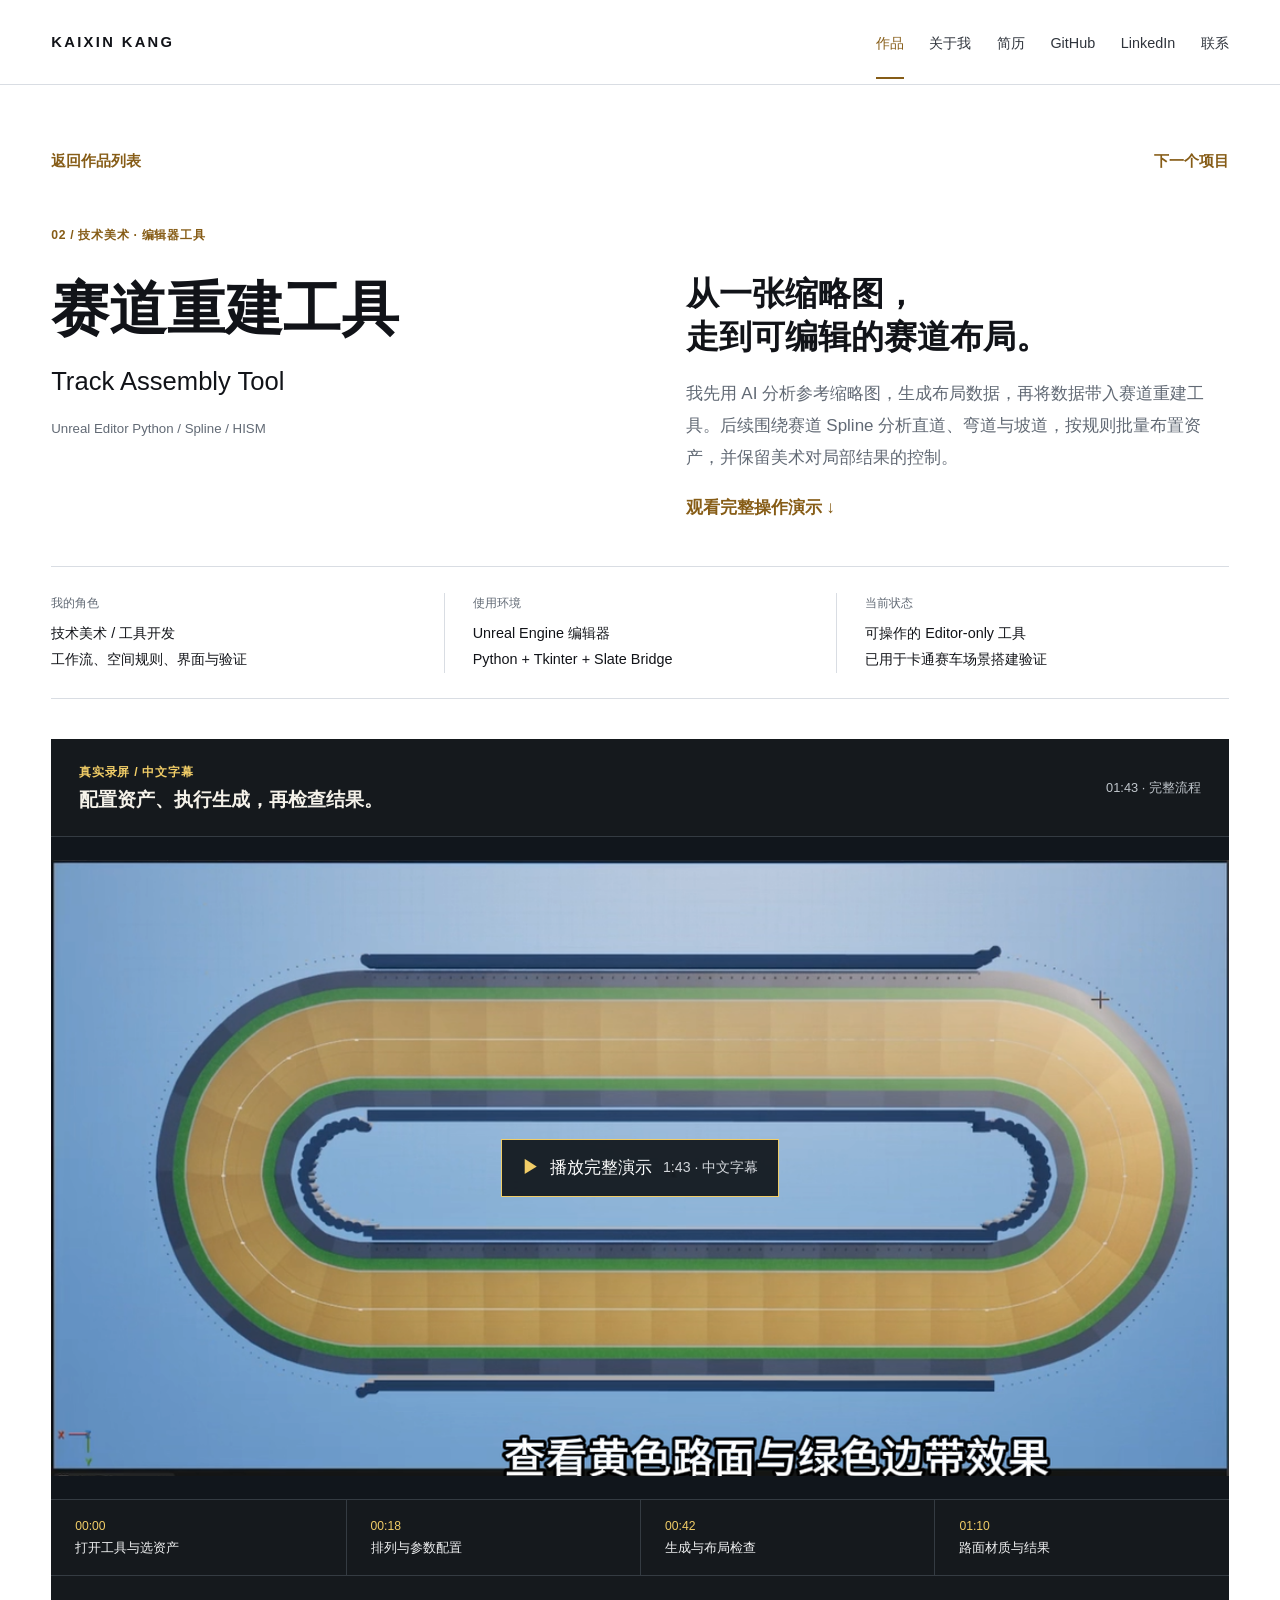
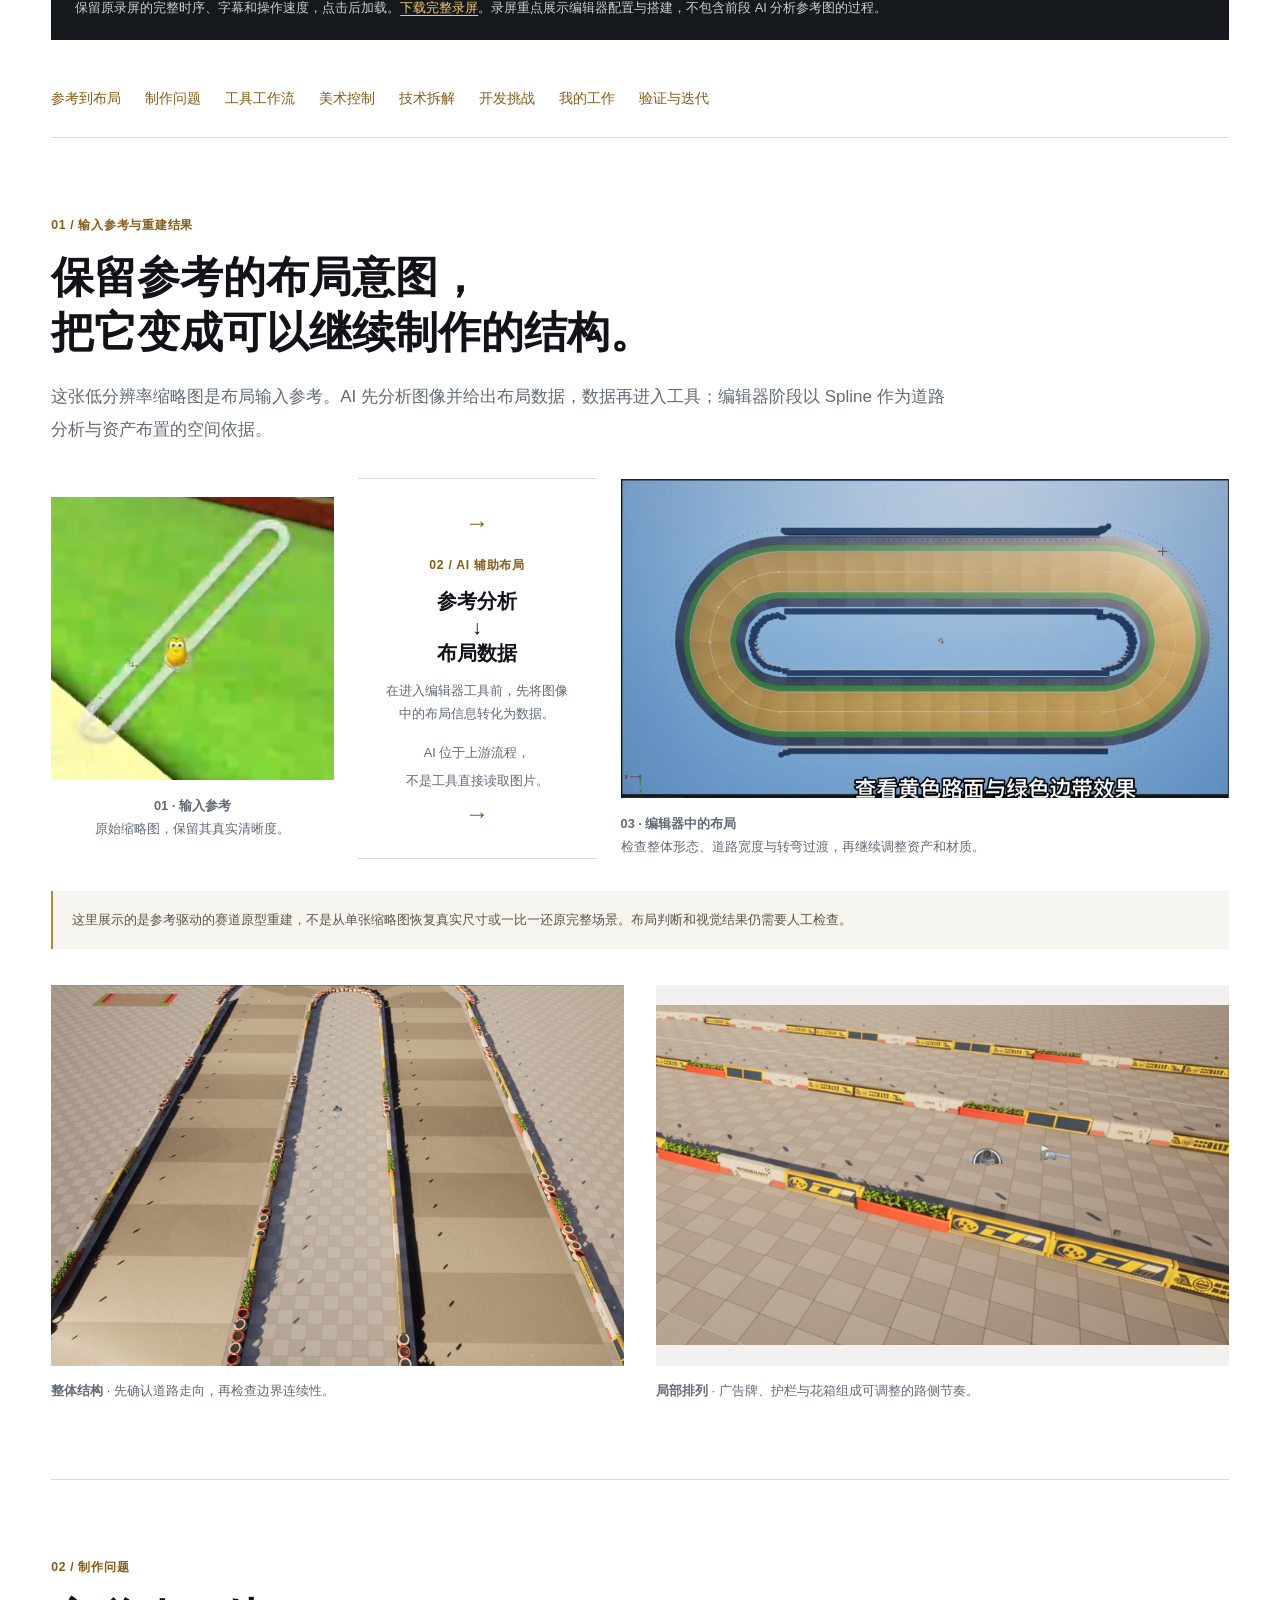
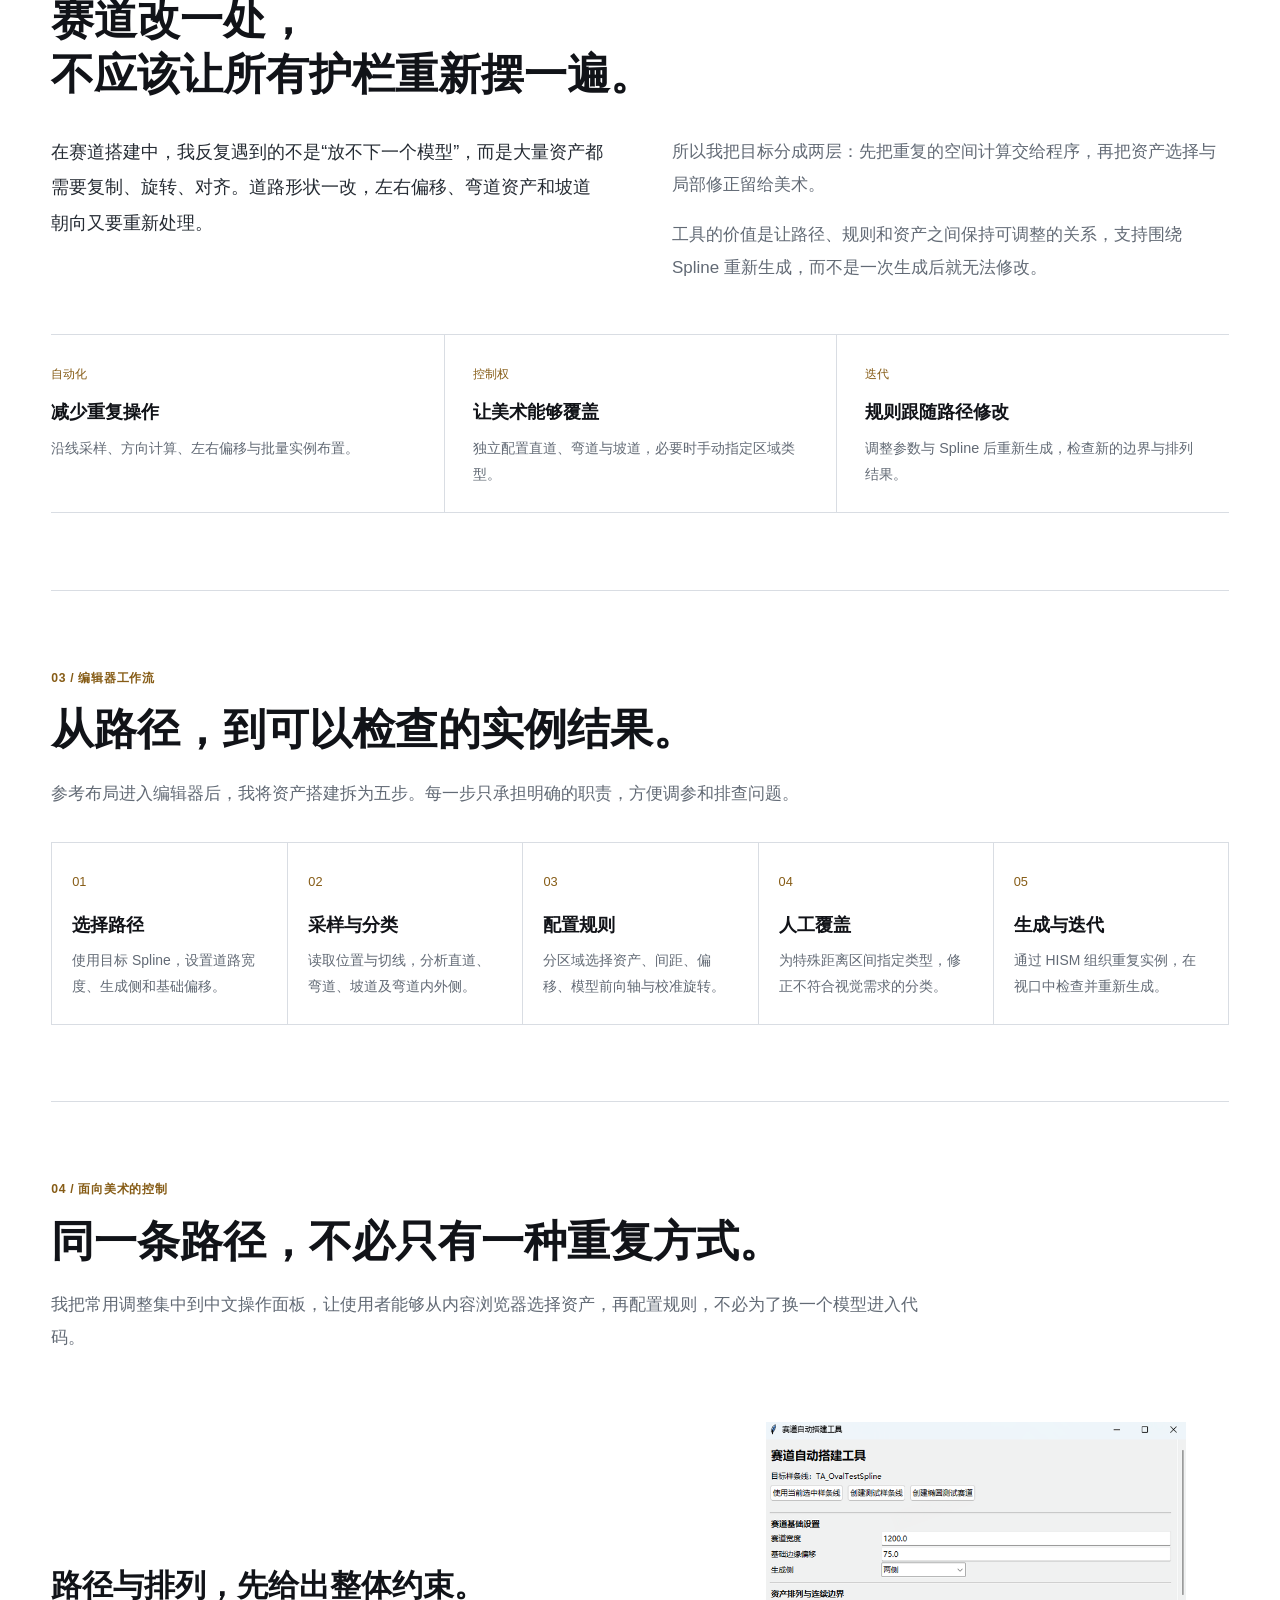
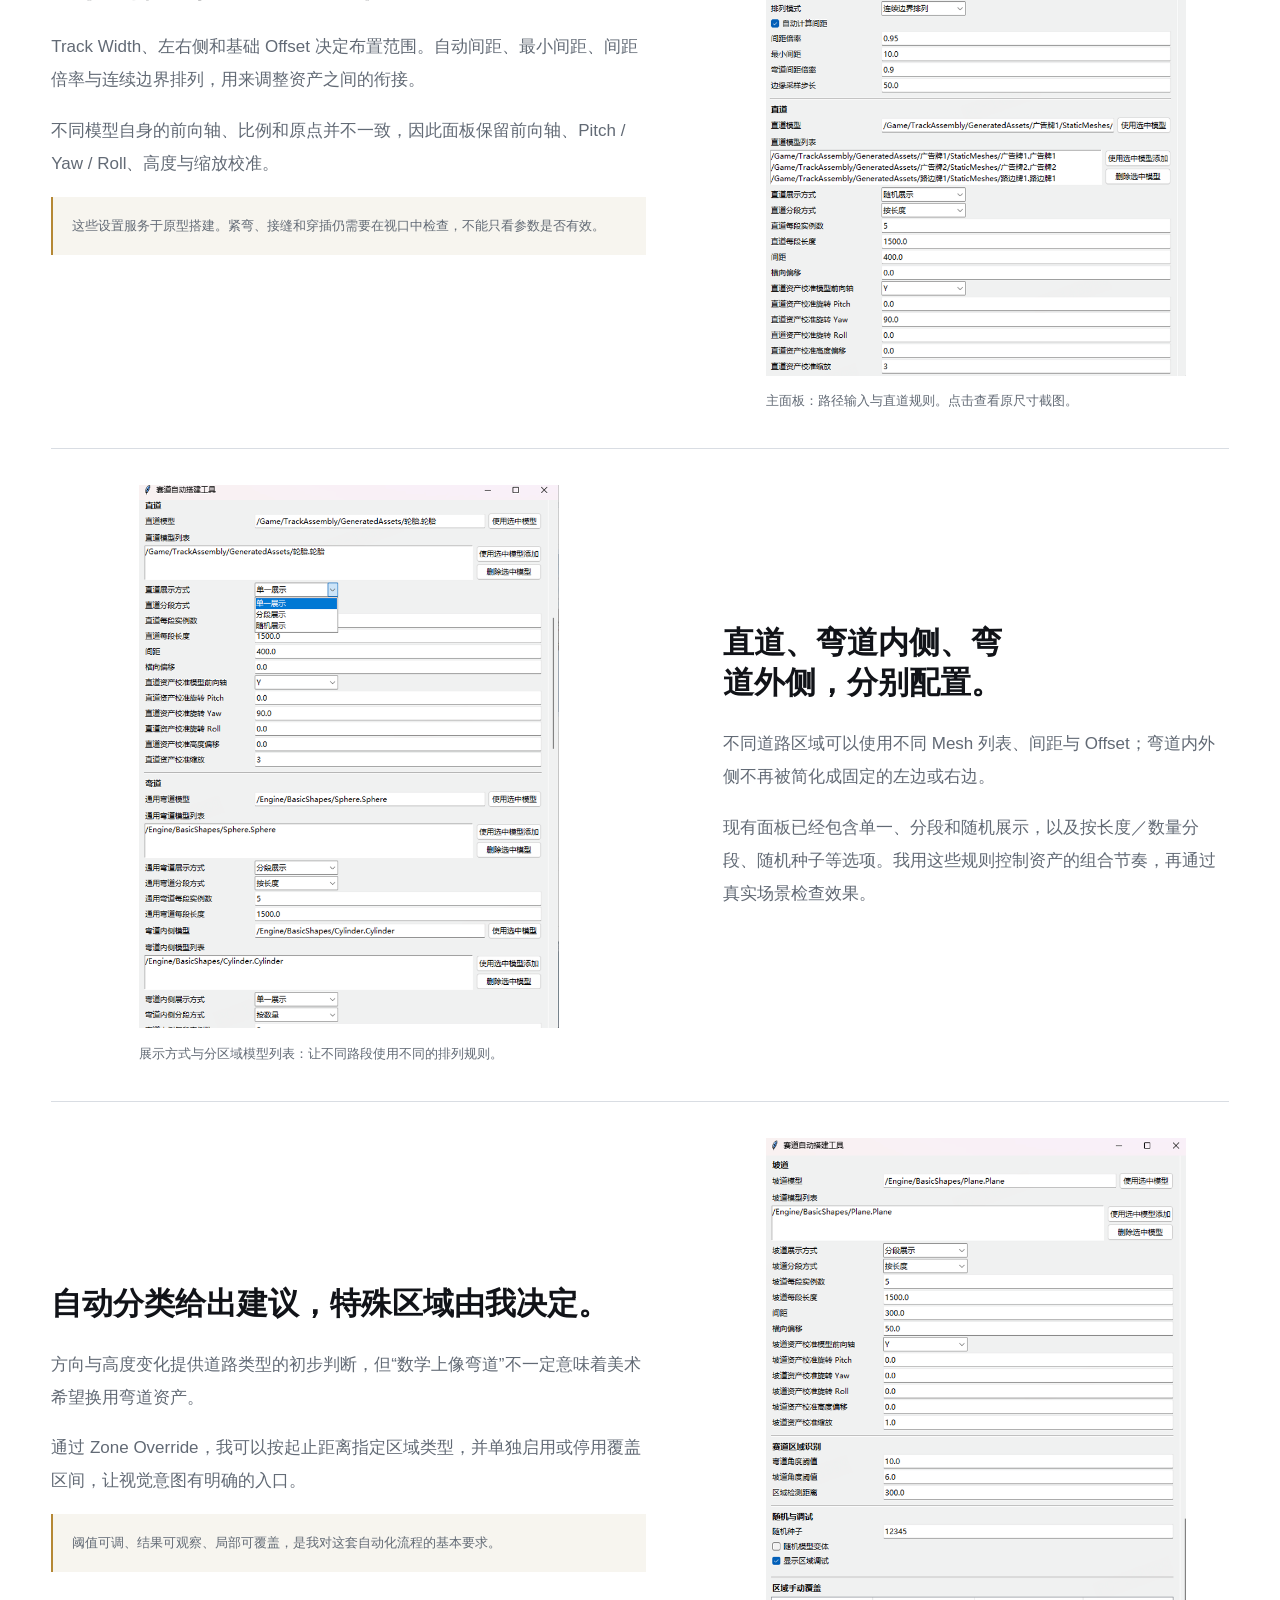
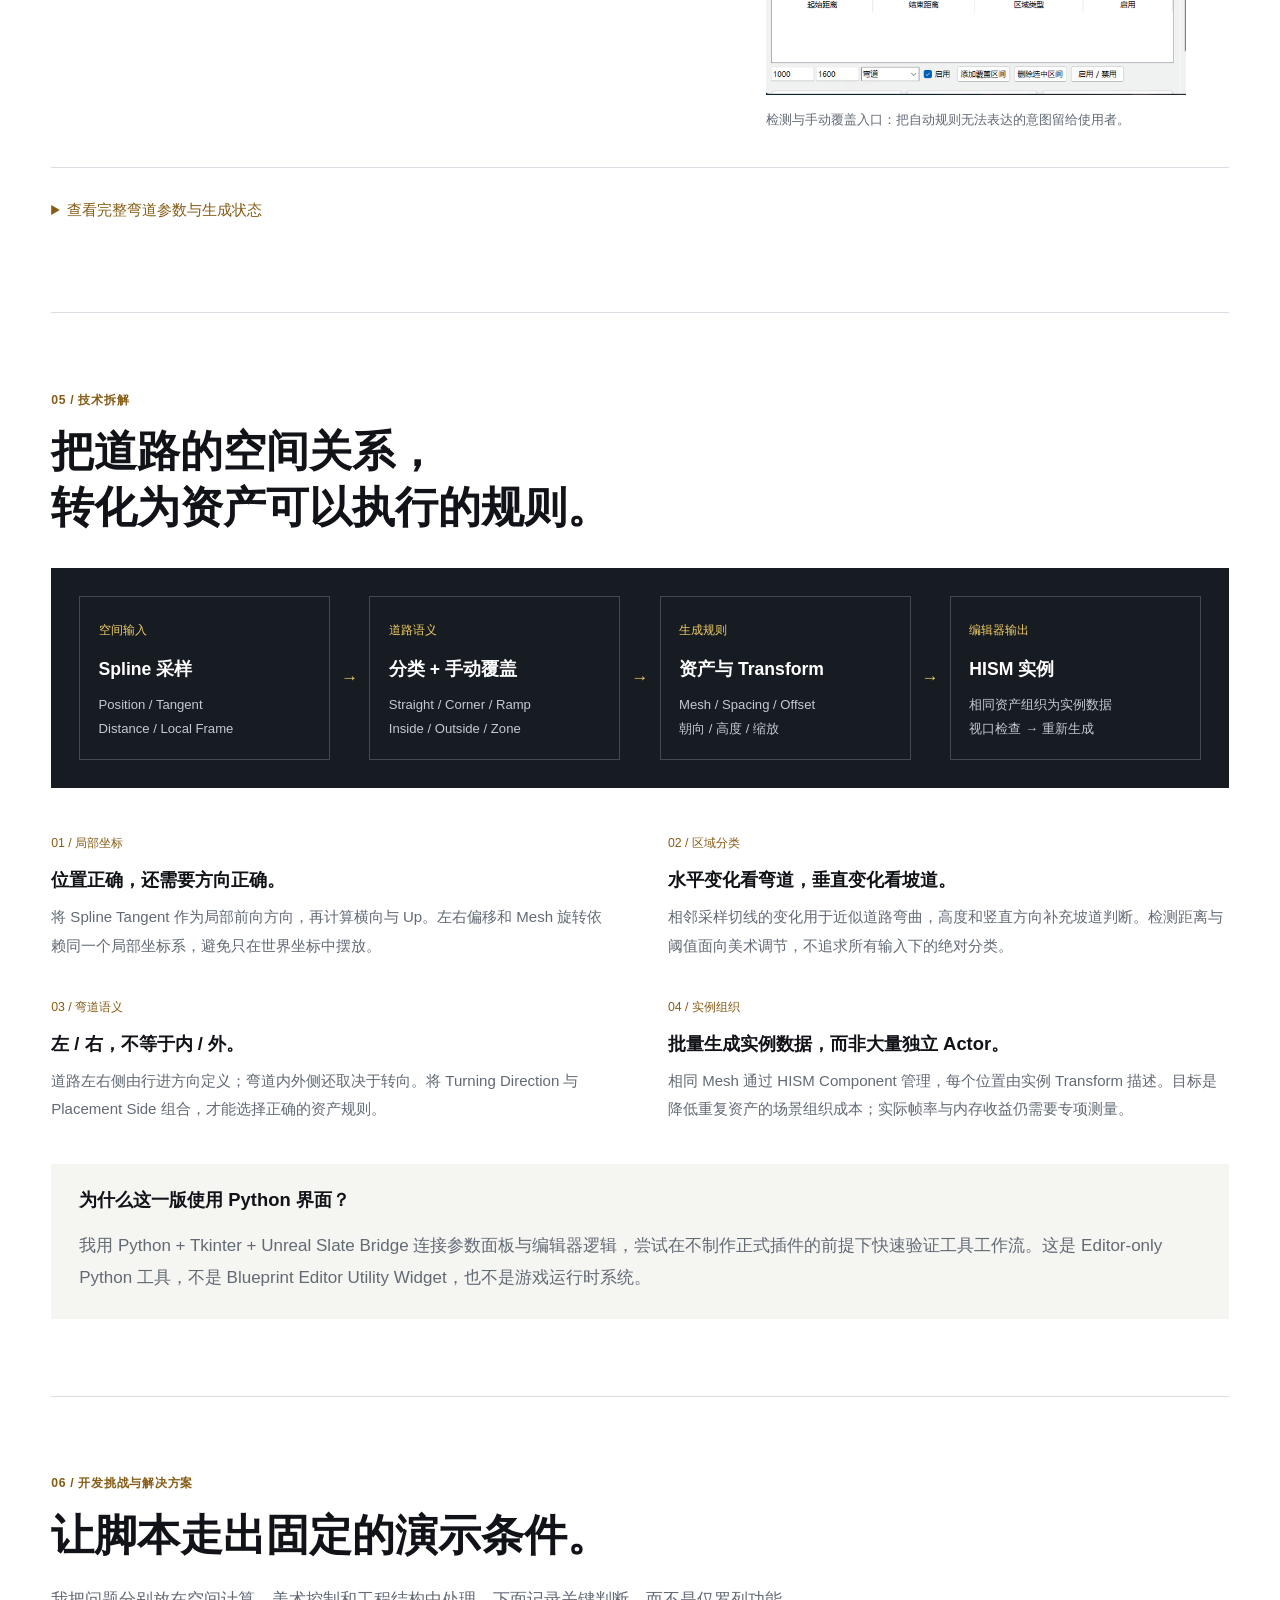
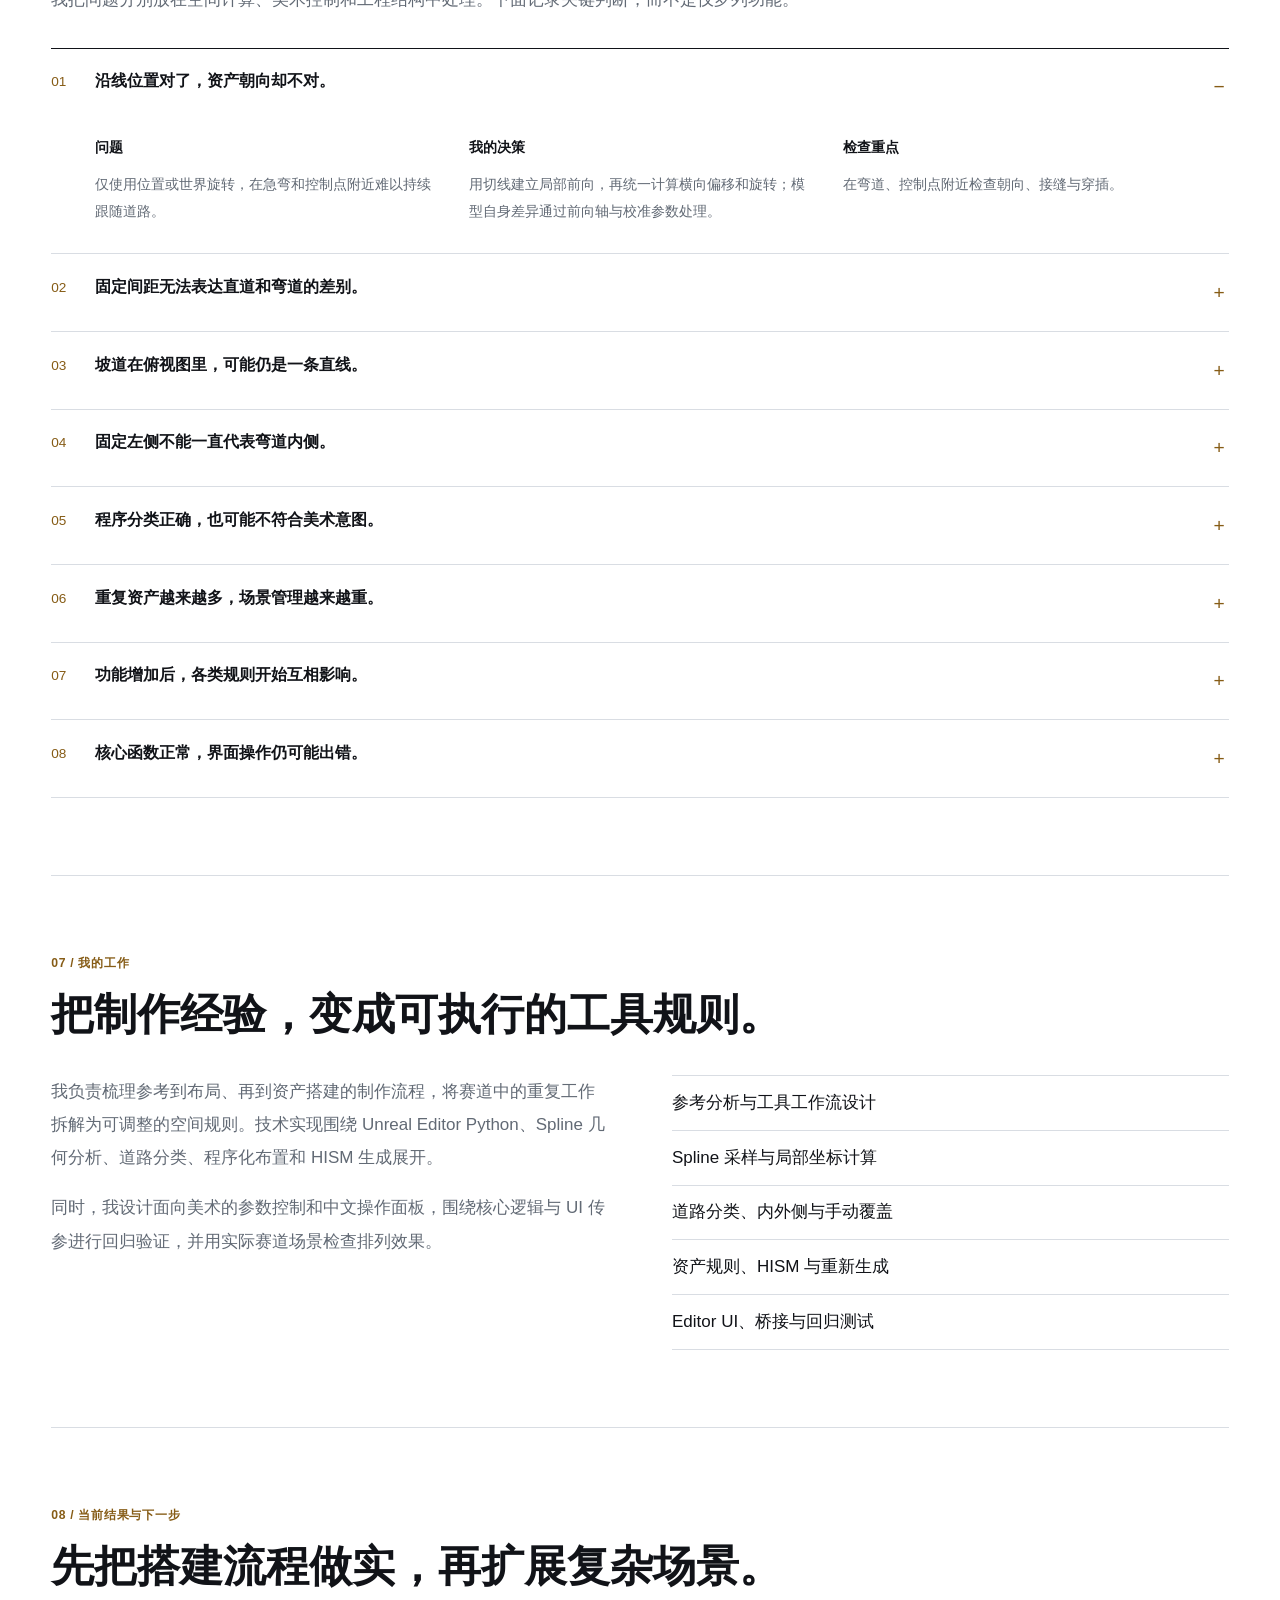
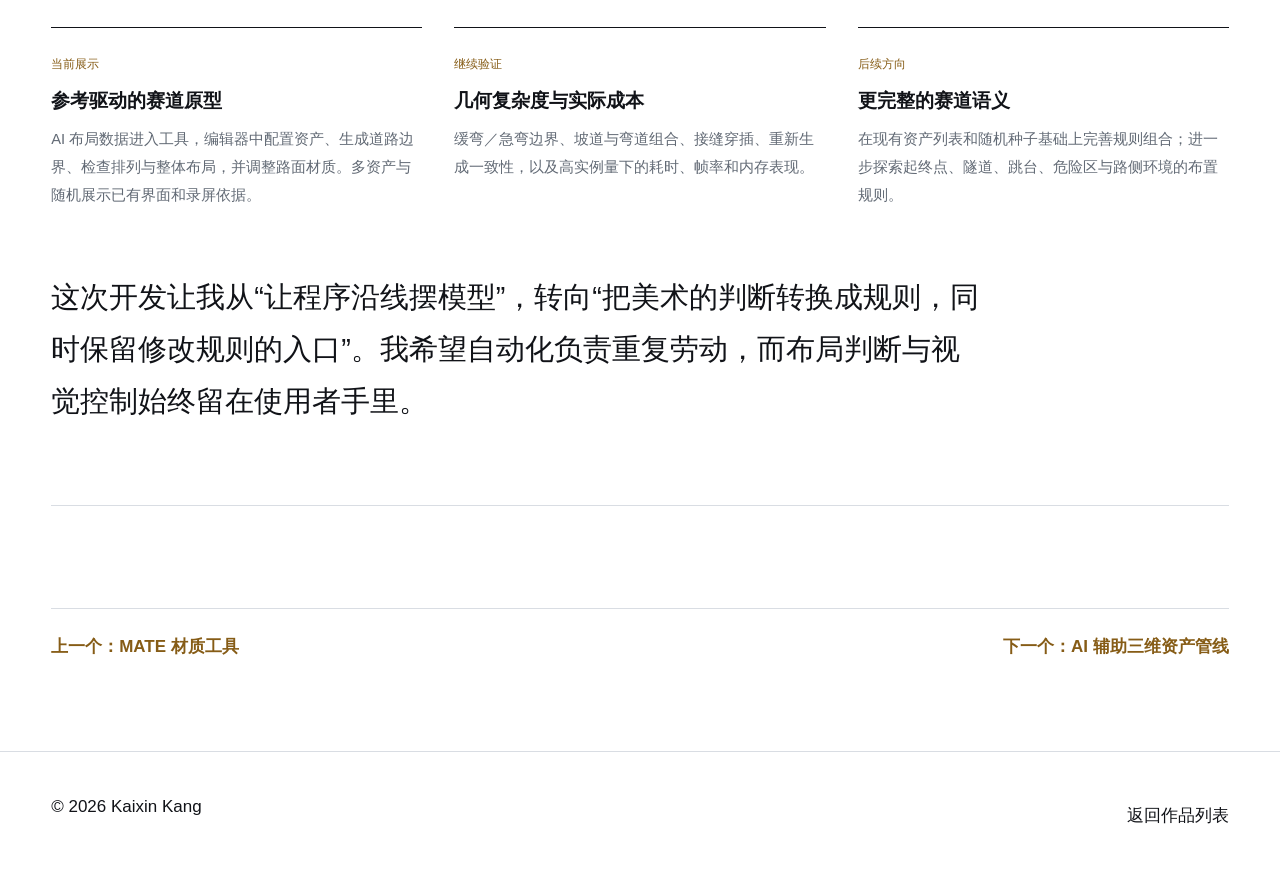
<file: projects/track-assembly.html>
<!doctype html>
<html lang="zh-CN">
<head>
  <meta charset="utf-8">
  <meta name="viewport" content="width=device-width, initial-scale=1">
  <meta name="description" content="Kaixin Kang 的赛道重建工具：AI 分析参考图生成布局数据，结合 Unreal Editor Python、Spline 分析、HISM 与人工区域覆盖，搭建可迭代的赛道场景。">
  <meta property="og:locale" content="zh_CN">
  <meta property="og:title" content="赛道重建工具 — Track Assembly Tool">
  <meta property="og:description" content="从参考缩略图到可编辑赛道：AI 布局数据、道路分类、程序化资产布置与美术手动覆盖。">
  <meta property="og:type" content="article">
  <meta property="og:url" content="https://k-k-ing.github.io/kaixin-technical-art-portfolio/projects/track-assembly.html">
  <meta property="og:image" content="https://k-k-ing.github.io/kaixin-technical-art-portfolio/assets/projects/track-assembly/screens/track-overview.webp">
  <meta property="og:image:alt" content="Unreal Engine 中搭建的赛道与两侧护栏、广告牌和装饰资产">
  <meta name="twitter:card" content="summary_large_image">
  <link rel="canonical" href="https://k-k-ing.github.io/kaixin-technical-art-portfolio/projects/track-assembly.html">
  <link rel="icon" type="image/svg+xml" href="../assets/favicon.svg">
  <link rel="stylesheet" href="../styles.css">
  <link rel="stylesheet" href="../track.css">
  <script src="../script.js" defer></script>
  <script src="../track.js" defer></script>
  <title>赛道重建工具 — Track Assembly Tool | Kaixin Kang</title>
</head>
<body class="track-case">
  <a class="skip-link" href="#main">跳转到主要内容</a>
  <header class="site-header"><div class="header-inner">
    <a class="wordmark" href="../index.html" aria-label="Kaixin Kang 首页">KAIXIN KANG</a>
    <button class="nav-toggle" type="button" aria-label="展开导航" aria-expanded="false" aria-controls="site-navigation" data-nav-toggle><span></span><span></span></button>
    <nav class="site-nav" id="site-navigation" aria-label="主导航" data-site-nav>
      <a href="../index.html#work" aria-current="page">作品</a><a href="../index.html#about">关于我</a><a href="../resume-source.html">简历</a><a href="https://github.com/K-k-ing" target="_blank" rel="noreferrer">GitHub</a><a href="../index.html#linkedin">LinkedIn</a><a href="mailto:122880509@qq.com">联系</a>
    </nav>
  </div></header>
  <main class="case-main track-main" id="main"><article class="container">
    <header class="track-hero">
      <nav class="case-nav" aria-label="项目导航"><a class="text-link" href="../index.html#work">返回作品列表</a><a class="text-link" href="ai-asset-pipeline.html">下一个项目</a></nav>
      <p class="eyebrow">02 / 技术美术 · 编辑器工具</p>
      <div class="track-intro">
        <div><h1>赛道重建工具</h1><p class="track-name" lang="en">Track Assembly Tool</p><p class="track-stack-line">Unreal Editor Python / Spline / HISM</p></div>
        <div class="track-intro-copy"><h2>从一张缩略图，<br>走到可编辑的赛道布局。</h2><p>我先用 AI 分析参考缩略图，生成布局数据，再将数据带入赛道重建工具。后续围绕赛道 Spline 分析直道、弯道与坡道，按规则批量布置资产，并保留美术对局部结果的控制。</p><a class="text-link" href="#demo">观看完整操作演示 ↓</a></div>
      </div>
      <dl class="track-facts" aria-label="项目速览">
        <div><dt>我的角色</dt><dd>技术美术 / 工具开发<br>工作流、空间规则、界面与验证</dd></div>
        <div><dt>使用环境</dt><dd>Unreal Engine 编辑器<br>Python + Tkinter + Slate Bridge</dd></div>
        <div><dt>当前状态</dt><dd>可操作的 Editor-only 工具<br>已用于卡通赛车场景搭建验证</dd></div>
      </dl>
    </header>

    <section class="track-demo" id="demo" aria-labelledby="demo-title">
      <div class="track-demo-heading"><div><p class="eyebrow">真实录屏 / 中文字幕</p><h2 id="demo-title">配置资产、执行生成，再检查结果。</h2></div><span>01:43 · 完整流程</span></div>
      <div class="track-player">
        <video id="track-demo-video" controls playsinline preload="none" poster="../assets/projects/track-assembly/screens/track-layout.webp" aria-label="赛道重建工具完整带字幕演示">
          <source src="../assets/projects/track-assembly/video/track-assembly-demo.mp4" type="video/mp4">
          <p><a href="../assets/projects/track-assembly/video/track-assembly-demo.mp4">打开完整录屏 MP4</a></p>
        </video>
        <button class="track-play-cover" type="button" data-track-play aria-label="播放赛道重建完整演示"><img src="../assets/projects/track-assembly/screens/track-layout.webp" alt="" width="2079" height="1089" decoding="async"><span><b aria-hidden="true">▶</b> 播放完整演示 <small>1:43 · 中文字幕</small></span></button>
      </div>
      <nav class="track-chapters" aria-label="赛道演示章节"><button type="button" data-track-seek="0"><span>00:00</span>打开工具与选资产</button><button type="button" data-track-seek="18"><span>00:18</span>排列与参数配置</button><button type="button" data-track-seek="42"><span>00:42</span>生成与布局检查</button><button type="button" data-track-seek="70"><span>01:10</span>路面材质与结果</button></nav>
      <p class="track-video-feedback" data-track-feedback role="status" aria-live="polite"></p>
      <p class="track-demo-note">保留原录屏的完整时序、字幕和操作速度，点击后加载。<a href="../assets/projects/track-assembly/video/track-assembly-demo.mp4" download>下载完整录屏</a>。录屏重点展示编辑器配置与搭建，不包含前段 AI 分析参考图的过程。</p>
    </section>
    <nav class="track-contents" aria-label="赛道项目目录"><a href="#reference">参考到布局</a><a href="#problem">制作问题</a><a href="#workflow">工具工作流</a><a href="#controls">美术控制</a><a href="#technical">技术拆解</a><a href="#challenges">开发挑战</a><a href="#contribution">我的工作</a><a href="#next">验证与迭代</a></nav>

    <section class="track-section" id="reference" aria-labelledby="reference-title">
      <div class="track-section-heading"><p class="eyebrow">01 / 输入参考与重建结果</p><h2 id="reference-title">保留参考的布局意图，<br>把它变成可以继续制作的结构。</h2><p>这张低分辨率缩略图是布局输入参考。AI 先分析图像并给出布局数据，数据再进入工具；编辑器阶段以 Spline 作为道路分析与资产布置的空间依据。</p></div>
      <div class="track-reference-flow">
        <figure class="track-figure track-reference-image"><button class="media-trigger" type="button" data-lightbox aria-label="放大赛道输入参考缩略图"><img src="../assets/projects/track-assembly/screens/reference-thumbnail.webp" alt="输入参考：绿色场地上的细长闭合赛道缩略图" width="317" height="318" loading="lazy" decoding="async"></button><figcaption><b>01 · 输入参考</b><br>原始缩略图，保留其真实清晰度。</figcaption></figure>
        <div class="track-reference-data"><span aria-hidden="true">→</span><p class="eyebrow">02 / AI 辅助布局</p><h3>参考分析<br>↓<br>布局数据</h3><p>在进入编辑器工具前，先将图像中的布局信息转化为数据。</p><small>AI 位于上游流程，<br>不是工具直接读取图片。</small><span aria-hidden="true">→</span></div>
        <figure class="track-figure"><button class="media-trigger" type="button" data-lightbox aria-label="放大参考驱动的赛道布局"><img src="../assets/projects/track-assembly/screens/track-layout.webp" alt="Unreal Engine 中细长闭合赛道的俯视布局，显示路面和两侧边带" width="2079" height="1089" loading="lazy" decoding="async"></button><figcaption><b>03 · 编辑器中的布局</b><br>检查整体形态、道路宽度与转弯过渡，再继续调整资产和材质。</figcaption></figure>
      </div>
      <p class="track-boundary">这里展示的是参考驱动的赛道原型重建，不是从单张缩略图恢复真实尺寸或一比一还原完整场景。布局判断和视觉结果仍需要人工检查。</p>
      <div class="track-result-grid">
        <figure class="track-figure"><button class="media-trigger" type="button" data-lightbox aria-label="放大赛道整体搭建结果"><img src="../assets/projects/track-assembly/screens/track-overview.webp" alt="赛道搭建结果：长直道、回转弯及沿道路布置的护栏与装饰" width="864" height="575" loading="lazy" decoding="async"></button><figcaption><b>整体结构</b> · 先确认道路走向，再检查边界连续性。</figcaption></figure>
        <figure class="track-figure"><button class="media-trigger" type="button" data-lightbox aria-label="放大路侧资产排列结果"><img src="../assets/projects/track-assembly/screens/trackside-variation.webp" alt="直道两侧的广告牌、护栏与花箱混合排列" width="767" height="455" loading="lazy" decoding="async"></button><figcaption><b>局部排列</b> · 广告牌、护栏与花箱组成可调整的路侧节奏。</figcaption></figure>
      </div>
    </section>

    <section class="track-section" id="problem" aria-labelledby="problem-title">
      <div class="track-section-heading"><p class="eyebrow">02 / 制作问题</p><h2 id="problem-title">赛道改一处，<br>不应该让所有护栏重新摆一遍。</h2></div>
      <div class="track-two-col"><p class="track-large-copy">在赛道搭建中，我反复遇到的不是“放不下一个模型”，而是大量资产都需要复制、旋转、对齐。道路形状一改，左右偏移、弯道资产和坡道朝向又要重新处理。</p><div><p>所以我把目标分成两层：先把重复的空间计算交给程序，再把资产选择与局部修正留给美术。</p><p>工具的价值是让路径、规则和资产之间保持可调整的关系，支持围绕 Spline 重新生成，而不是一次生成后就无法修改。</p></div></div>
      <div class="track-principles"><article><span>自动化</span><h3>减少重复操作</h3><p>沿线采样、方向计算、左右偏移与批量实例布置。</p></article><article><span>控制权</span><h3>让美术能够覆盖</h3><p>独立配置直道、弯道与坡道，必要时手动指定区域类型。</p></article><article><span>迭代</span><h3>规则跟随路径修改</h3><p>调整参数与 Spline 后重新生成，检查新的边界与排列结果。</p></article></div>
    </section>

    <section class="track-section" id="workflow" aria-labelledby="workflow-title">
      <div class="track-section-heading"><p class="eyebrow">03 / 编辑器工作流</p><h2 id="workflow-title">从路径，到可以检查的实例结果。</h2><p>参考布局进入编辑器后，我将资产搭建拆为五步。每一步只承担明确的职责，方便调参和排查问题。</p></div>
      <ol class="track-workflow"><li><span>01</span><h3>选择路径</h3><p>使用目标 Spline，设置道路宽度、生成侧和基础偏移。</p></li><li><span>02</span><h3>采样与分类</h3><p>读取位置与切线，分析直道、弯道、坡道及弯道内外侧。</p></li><li><span>03</span><h3>配置规则</h3><p>分区域选择资产、间距、偏移、模型前向轴与校准旋转。</p></li><li><span>04</span><h3>人工覆盖</h3><p>为特殊距离区间指定类型，修正不符合视觉需求的分类。</p></li><li><span>05</span><h3>生成与迭代</h3><p>通过 HISM 组织重复实例，在视口中检查并重新生成。</p></li></ol>
    </section>

    <section class="track-section" id="controls" aria-labelledby="controls-title">
      <div class="track-section-heading"><p class="eyebrow">04 / 面向美术的控制</p><h2 id="controls-title">同一条路径，不必只有一种重复方式。</h2><p>我把常用调整集中到中文操作面板，让使用者能够从内容浏览器选择资产，再配置规则，不必为了换一个模型进入代码。</p></div>
      <div class="track-control-feature"><div><h3>路径与排列，先给出整体约束。</h3><p>Track Width、左右侧和基础 Offset 决定布置范围。自动间距、最小间距、间距倍率与连续边界排列，用来调整资产之间的衔接。</p><p>不同模型自身的前向轴、比例和原点并不一致，因此面板保留前向轴、Pitch / Yaw / Roll、高度与缩放校准。</p><p class="track-boundary">这些设置服务于原型搭建。紧弯、接缝和穿插仍需要在视口中检查，不能只看参数是否有效。</p></div><figure class="track-figure track-ui-image"><button class="media-trigger" type="button" data-lightbox aria-label="放大赛道工具主参数面板"><img src="../assets/projects/track-assembly/screens/ui-main.webp" alt="中文主面板：Spline 输入、赛道宽度、连续边界排列与直道资产校准" width="748" height="986" loading="lazy" decoding="async"></button><figcaption>主面板：路径输入与直道规则。点击查看原尺寸截图。</figcaption></figure></div>
      <div class="track-control-feature track-control-feature-reverse"><div><h3>直道、弯道内侧、弯道外侧，分别配置。</h3><p>不同道路区域可以使用不同 Mesh 列表、间距与 Offset；弯道内外侧不再被简化成固定的左边或右边。</p><p>现有面板已经包含单一、分段和随机展示，以及按长度／数量分段、随机种子等选项。我用这些规则控制资产的组合节奏，再通过真实场景检查效果。</p></div><figure class="track-figure track-ui-image"><button class="media-trigger" type="button" data-lightbox aria-label="放大直道展示模式与弯道配置"><img src="../assets/projects/track-assembly/screens/ui-asset-modes.webp" alt="直道展示方式下拉菜单：单一、分段和随机，下方分别配置通用弯道与内侧模型" width="767" height="992" loading="lazy" decoding="async"></button><figcaption>展示方式与分区域模型列表：让不同路段使用不同的排列规则。</figcaption></figure></div>
      <div class="track-control-feature"><div><h3>自动分类给出建议，特殊区域由我决定。</h3><p>方向与高度变化提供道路类型的初步判断，但“数学上像弯道”不一定意味着美术希望换用弯道资产。</p><p>通过 Zone Override，我可以按起止距离指定区域类型，并单独启用或停用覆盖区间，让视觉意图有明确的入口。</p><p class="track-boundary">阈值可调、结果可观察、局部可覆盖，是我对这套自动化流程的基本要求。</p></div><figure class="track-figure track-ui-image"><button class="media-trigger" type="button" data-lightbox aria-label="放大区域识别与手动覆盖面板"><img src="../assets/projects/track-assembly/screens/ui-zone-override.webp" alt="坡道参数、弯道及坡道检测阈值、随机种子与区域手动覆盖表格" width="763" height="1011" loading="lazy" decoding="async"></button><figcaption>检测与手动覆盖入口：把自动规则无法表达的意图留给使用者。</figcaption></figure></div>
      <details class="track-extra-ui"><summary>查看完整弯道参数与生成状态</summary><div class="track-extra-ui-grid"><figure class="track-figure"><button class="media-trigger" type="button" data-lightbox aria-label="放大弯道内外侧参数"><img src="../assets/projects/track-assembly/screens/ui-corner-rules.webp" alt="弯道内外侧资产、独立间距与校准控制" width="864" height="1130" loading="lazy" decoding="async"></button><figcaption>弯道内外侧分别维护排列参数。</figcaption></figure><figure class="track-figure track-status-image"><button class="media-trigger" type="button" data-lightbox aria-label="放大生成操作与状态记录"><img src="../assets/projects/track-assembly/screens/ui-generation-status.webp" alt="生成、重新生成、清除按钮及生成状态记录" width="335" height="439" loading="lazy" decoding="async"></button><figcaption>生成、重新生成与清除入口。原截图分辨率较低，不把日志中的数字作为性能指标。</figcaption></figure></div></details>
    </section>

    <section class="track-section" id="technical" aria-labelledby="technical-title">
      <div class="track-section-heading"><p class="eyebrow">05 / 技术拆解</p><h2 id="technical-title">把道路的空间关系，<br>转化为资产可以执行的规则。</h2></div>
      <div class="track-system" aria-label="赛道分析与资产生成关系图"><div><small>空间输入</small><h3>Spline 采样</h3><p>Position / Tangent<br>Distance / Local Frame</p></div><span aria-hidden="true">→</span><div><small>道路语义</small><h3>分类 + 手动覆盖</h3><p>Straight / Corner / Ramp<br>Inside / Outside / Zone</p></div><span aria-hidden="true">→</span><div><small>生成规则</small><h3>资产与 Transform</h3><p>Mesh / Spacing / Offset<br>朝向 / 高度 / 缩放</p></div><span aria-hidden="true">→</span><div><small>编辑器输出</small><h3>HISM 实例</h3><p>相同资产组织为实例数据<br>视口检查 → 重新生成</p></div></div>
      <div class="track-tech-grid"><article><span>01 / 局部坐标</span><h3>位置正确，还需要方向正确。</h3><p>将 Spline Tangent 作为局部前向方向，再计算横向与 Up。左右偏移和 Mesh 旋转依赖同一个局部坐标系，避免只在世界坐标中摆放。</p></article><article><span>02 / 区域分类</span><h3>水平变化看弯道，垂直变化看坡道。</h3><p>相邻采样切线的变化用于近似道路弯曲，高度和竖直方向补充坡道判断。检测距离与阈值面向美术调节，不追求所有输入下的绝对分类。</p></article><article><span>03 / 弯道语义</span><h3>左 / 右，不等于内 / 外。</h3><p>道路左右侧由行进方向定义；弯道内外侧还取决于转向。将 Turning Direction 与 Placement Side 组合，才能选择正确的资产规则。</p></article><article><span>04 / 实例组织</span><h3>批量生成实例数据，而非大量独立 Actor。</h3><p>相同 Mesh 通过 HISM Component 管理，每个位置由实例 Transform 描述。目标是降低重复资产的场景组织成本；实际帧率与内存收益仍需要专项测量。</p></article></div>
      <div class="track-editor-note"><h3>为什么这一版使用 Python 界面？</h3><p>我用 Python + Tkinter + Unreal Slate Bridge 连接参数面板与编辑器逻辑，尝试在不制作正式插件的前提下快速验证工具工作流。这是 Editor-only Python 工具，不是 Blueprint Editor Utility Widget，也不是游戏运行时系统。</p></div>
    </section>

    <section class="track-section" id="challenges" aria-labelledby="challenges-title">
      <div class="track-section-heading"><p class="eyebrow">06 / 开发挑战与解决方案</p><h2 id="challenges-title">让脚本走出固定的演示条件。</h2><p>我把问题分别放在空间计算、美术控制和工程结构中处理。下面记录关键判断，而不是仅罗列功能。</p></div>
      <div class="track-challenges">
        <details open><summary><span>01</span><h3>沿线位置对了，资产朝向却不对。</h3></summary><div><p><b>问题</b>仅使用位置或世界旋转，在急弯和控制点附近难以持续跟随道路。</p><p><b>我的决策</b>用切线建立局部前向，再统一计算横向偏移和旋转；模型自身差异通过前向轴与校准参数处理。</p><p><b>检查重点</b>在弯道、控制点附近检查朝向、接缝与穿插。</p></div></details>
        <details><summary><span>02</span><h3>固定间距无法表达直道和弯道的差别。</h3></summary><div><p><b>问题</b>只做沿线采样，同一种资产会一直铺进不同道路区域。</p><p><b>我的决策</b>比较相邻切线的方向变化，将曲率近似转化为可调检测阈值，再选择不同规则。</p><p><b>检查重点</b>缓弯与急弯需要分别观察，避免把“分类通过”等同于“视觉正确”。</p></div></details>
        <details><summary><span>03</span><h3>坡道在俯视图里，可能仍是一条直线。</h3></summary><div><p><b>问题</b>仅分析 XY 方向会遗漏道路的竖直变化。</p><p><b>我的决策</b>补充高度与竖直方向分析，并为坡道保留独立的模型、间距和偏移配置。</p><p><b>检查重点</b>本页主要演示平面闭合赛道；坡道能力有文档和界面依据，但不是这段录屏的重点验证对象。</p></div></details>
        <details><summary><span>04</span><h3>固定左侧不能一直代表弯道内侧。</h3></summary><div><p><b>问题</b>左转和右转会改变某一侧对应的内外语义。</p><p><b>我的决策</b>将道路转向与布置侧组合判断，为弯道内外侧分别设置资产规则。</p><p><b>检查重点</b>在不同转向下复核外侧护栏、内侧装饰的位置关系。</p></div></details>
        <details><summary><span>05</span><h3>程序分类正确，也可能不符合美术意图。</h3></summary><div><p><b>问题</b>某段缓弯可能需要继续使用直道资产，以保持边界节奏。</p><p><b>我的决策</b>加入按距离区间的 Zone 手动覆盖，允许自动建议被明确修正。</p><p><b>收获</b>自动化应该承担重复劳动，而不是剥夺美术对特殊区域的决定权。</p></div></details>
        <details><summary><span>06</span><h3>重复资产越来越多，场景管理越来越重。</h3></summary><div><p><b>问题</b>大量独立 Static Mesh Actor 会增加场景组织、选择与重新生成的管理成本。</p><p><b>我的决策</b>使用 HISM 组织相同 Mesh 的实例，把生成结果转化为批量实例数据。</p><p><b>验证边界</b>这是结构上的选择，不用未经测量的帧率或效率提升比例包装结果。</p></div></details>
        <details><summary><span>07</span><h3>功能增加后，各类规则开始互相影响。</h3></summary><div><p><b>问题</b>分析、分类、布置与 UI 混在同一执行函数中，会让修改难以定位。</p><p><b>我的决策</b>逐步拆分 Analysis、Classification、Placement、Generation 与 UI 的职责。</p><p><b>收获</b>工具的可维护性需要随功能一起设计，而不是等到完成后再整理。</p></div></details>
        <details><summary><span>08</span><h3>核心函数正常，界面操作仍可能出错。</h3></summary><div><p><b>问题</b>默认值、按钮绑定或参数映射错误，也会造成最终生成异常。</p><p><b>我的决策</b>分别使用核心逻辑回归与 UI Bridge 回归，检查规则本身和参数传递链路。</p><p><b>验证边界</b>开发记录包含这两类测试；网页展示不等于对任意 UE 版本、任意资产的兼容性保证。</p></div></details>
      </div>
    </section>

    <section class="track-section" id="contribution" aria-labelledby="contribution-title">
      <div class="track-section-heading"><p class="eyebrow">07 / 我的工作</p><h2 id="contribution-title">把制作经验，变成可执行的工具规则。</h2></div>
      <div class="track-two-col"><div><p>我负责梳理参考到布局、再到资产搭建的制作流程，将赛道中的重复工作拆解为可调整的空间规则。技术实现围绕 Unreal Editor Python、Spline 几何分析、道路分类、程序化布置和 HISM 生成展开。</p><p>同时，我设计面向美术的参数控制和中文操作面板，围绕核心逻辑与 UI 传参进行回归验证，并用实际赛道场景检查排列效果。</p></div><ul class="track-role-list"><li>参考分析与工具工作流设计</li><li>Spline 采样与局部坐标计算</li><li>道路分类、内外侧与手动覆盖</li><li>资产规则、HISM 与重新生成</li><li>Editor UI、桥接与回归测试</li></ul></div>
    </section>

    <section class="track-section" id="next" aria-labelledby="next-title">
      <div class="track-section-heading"><p class="eyebrow">08 / 当前结果与下一步</p><h2 id="next-title">先把搭建流程做实，再扩展复杂场景。</h2></div>
      <div class="track-roadmap"><article><span>当前展示</span><h3>参考驱动的赛道原型</h3><p>AI 布局数据进入工具，编辑器中配置资产、生成道路边界、检查排列与整体布局，并调整路面材质。多资产与随机展示已有界面和录屏依据。</p></article><article><span>继续验证</span><h3>几何复杂度与实际成本</h3><p>缓弯／急弯边界、坡道与弯道组合、接缝穿插、重新生成一致性，以及高实例量下的耗时、帧率和内存表现。</p></article><article><span>后续方向</span><h3>更完整的赛道语义</h3><p>在现有资产列表和随机种子基础上完善规则组合；进一步探索起终点、隧道、跳台、危险区与路侧环境的布置规则。</p></article></div>
      <p class="track-closing">这次开发让我从“让程序沿线摆模型”，转向“把美术的判断转换成规则，同时保留修改规则的入口”。我希望自动化负责重复劳动，而布局判断与视觉控制始终留在使用者手里。</p>
    </section>
    <nav class="project-pagination" aria-label="更多项目"><a href="mate.html">上一个：MATE 材质工具</a><a href="ai-asset-pipeline.html">下一个：AI 辅助三维资产管线</a></nav>
  </article></main>
  <footer class="site-footer"><div class="container footer-inner"><p>© 2026 Kaixin Kang</p><a href="../index.html#work">返回作品列表</a></div></footer>
</body>
</html>
</file>
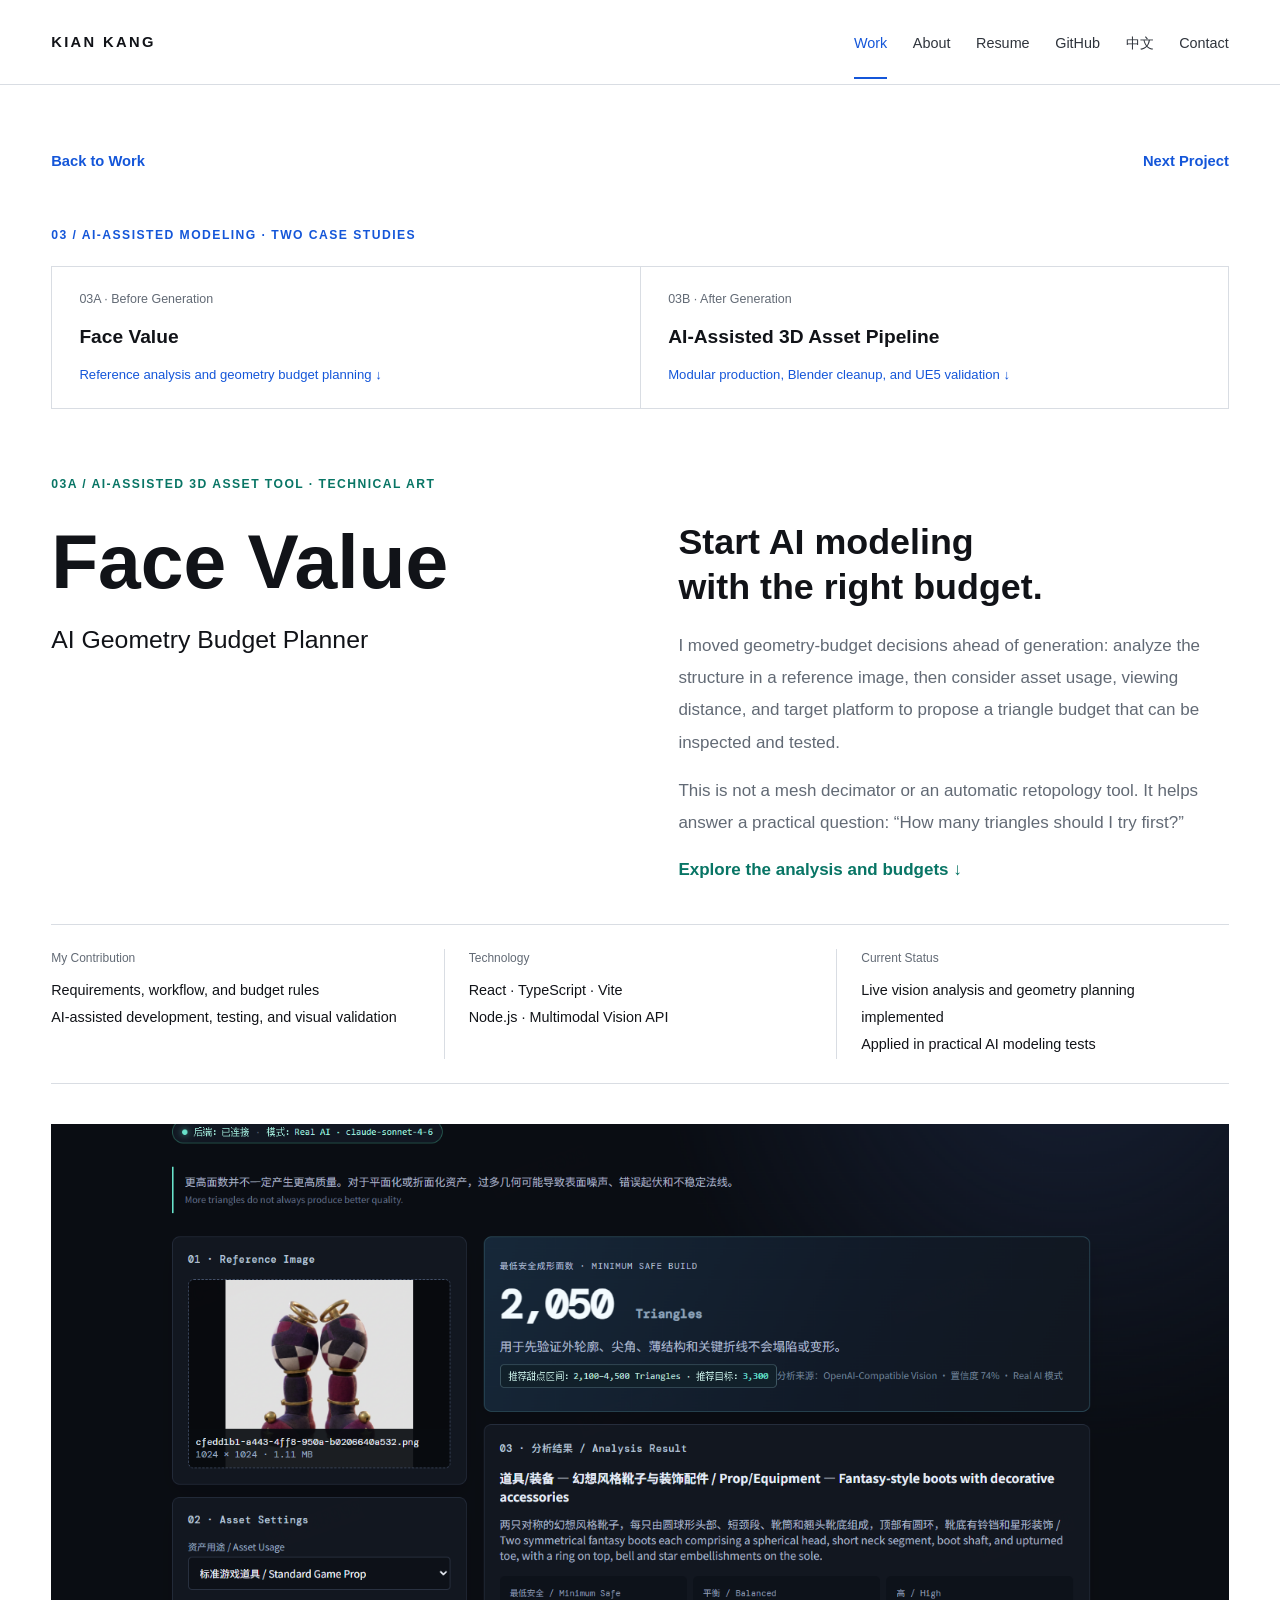
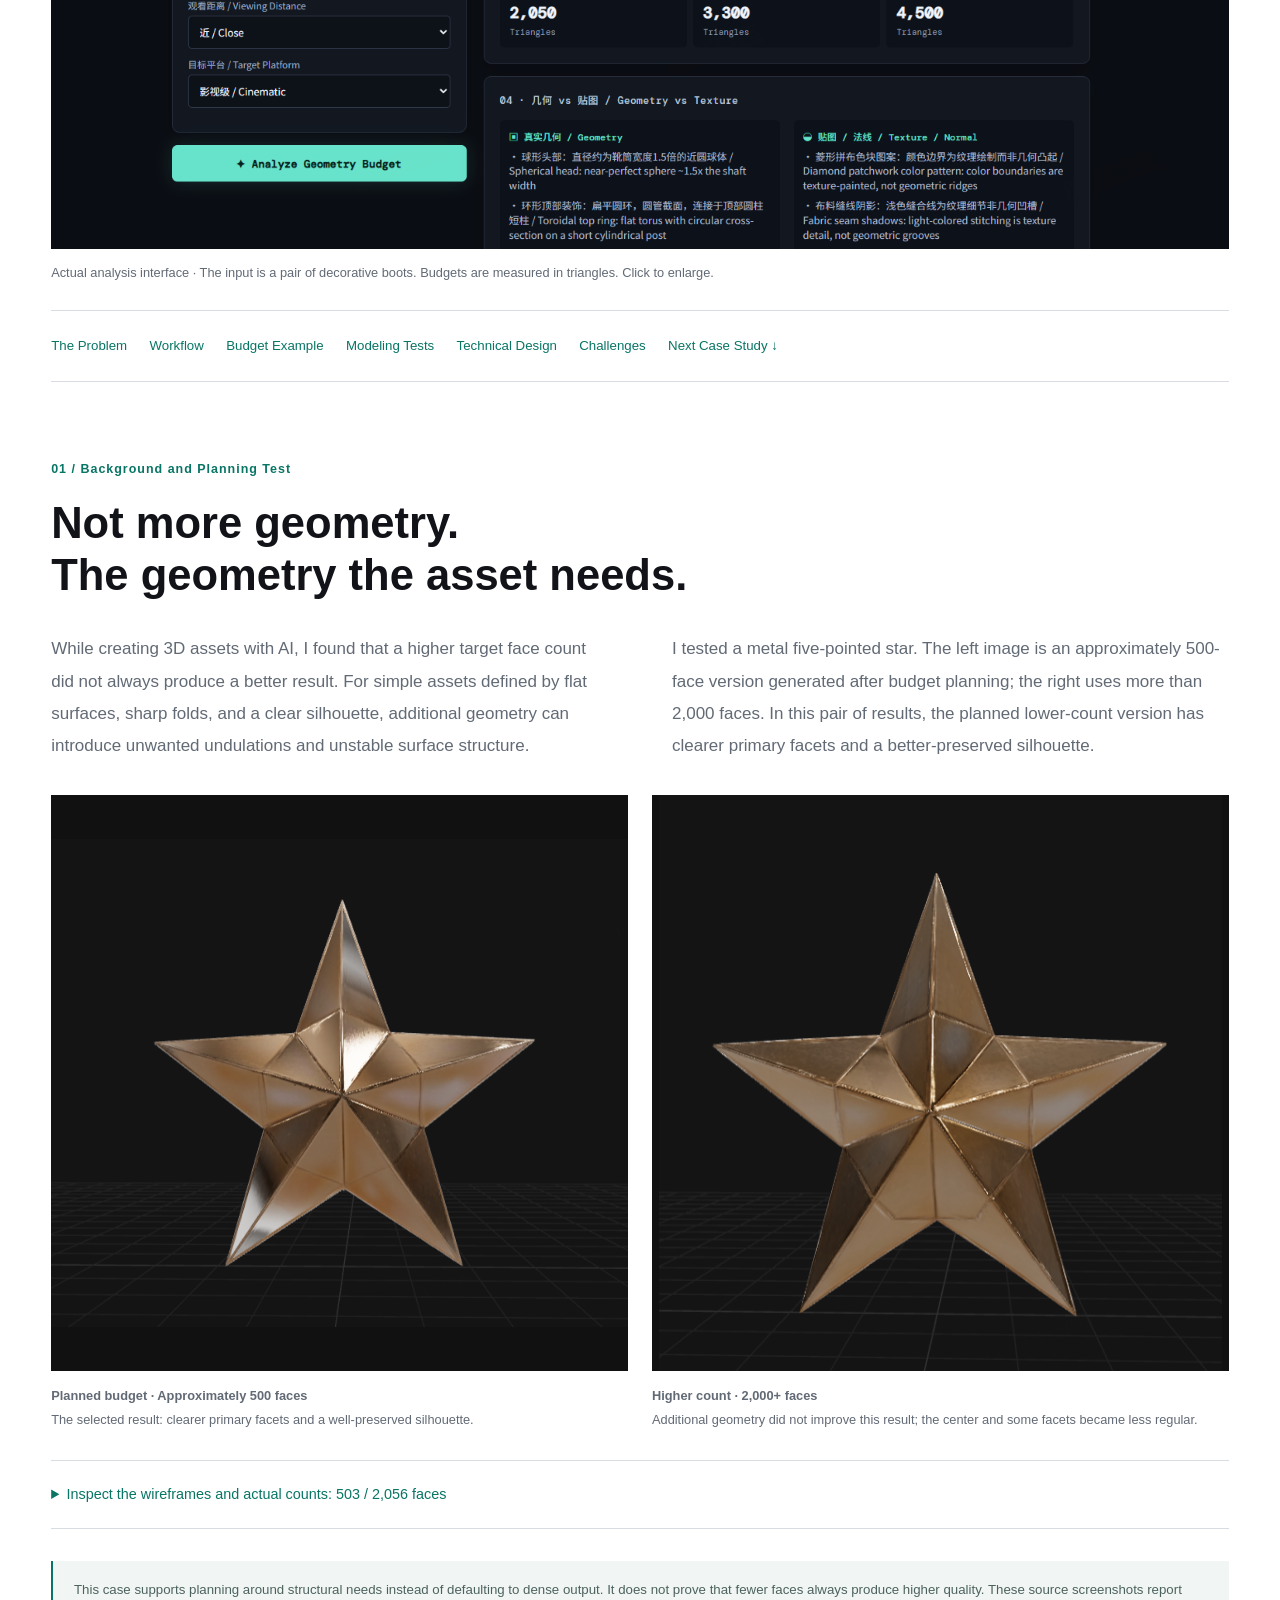
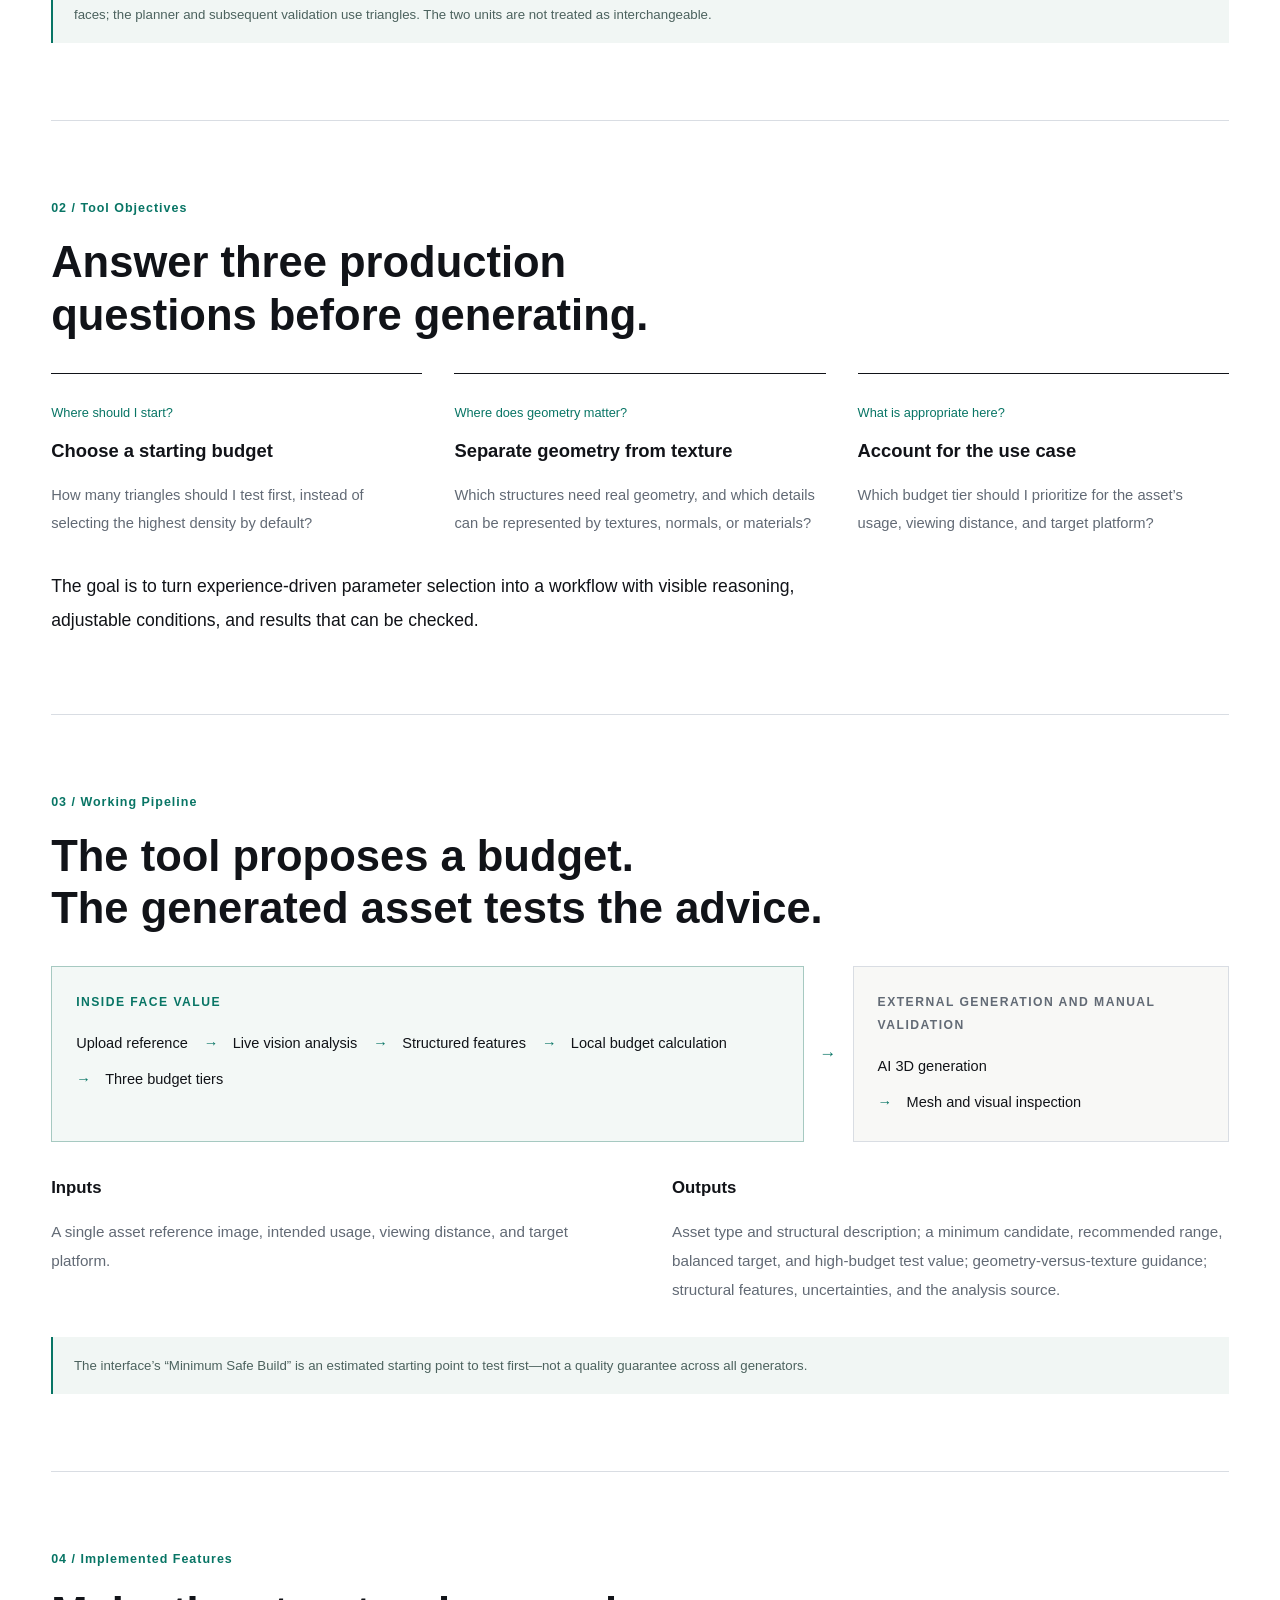
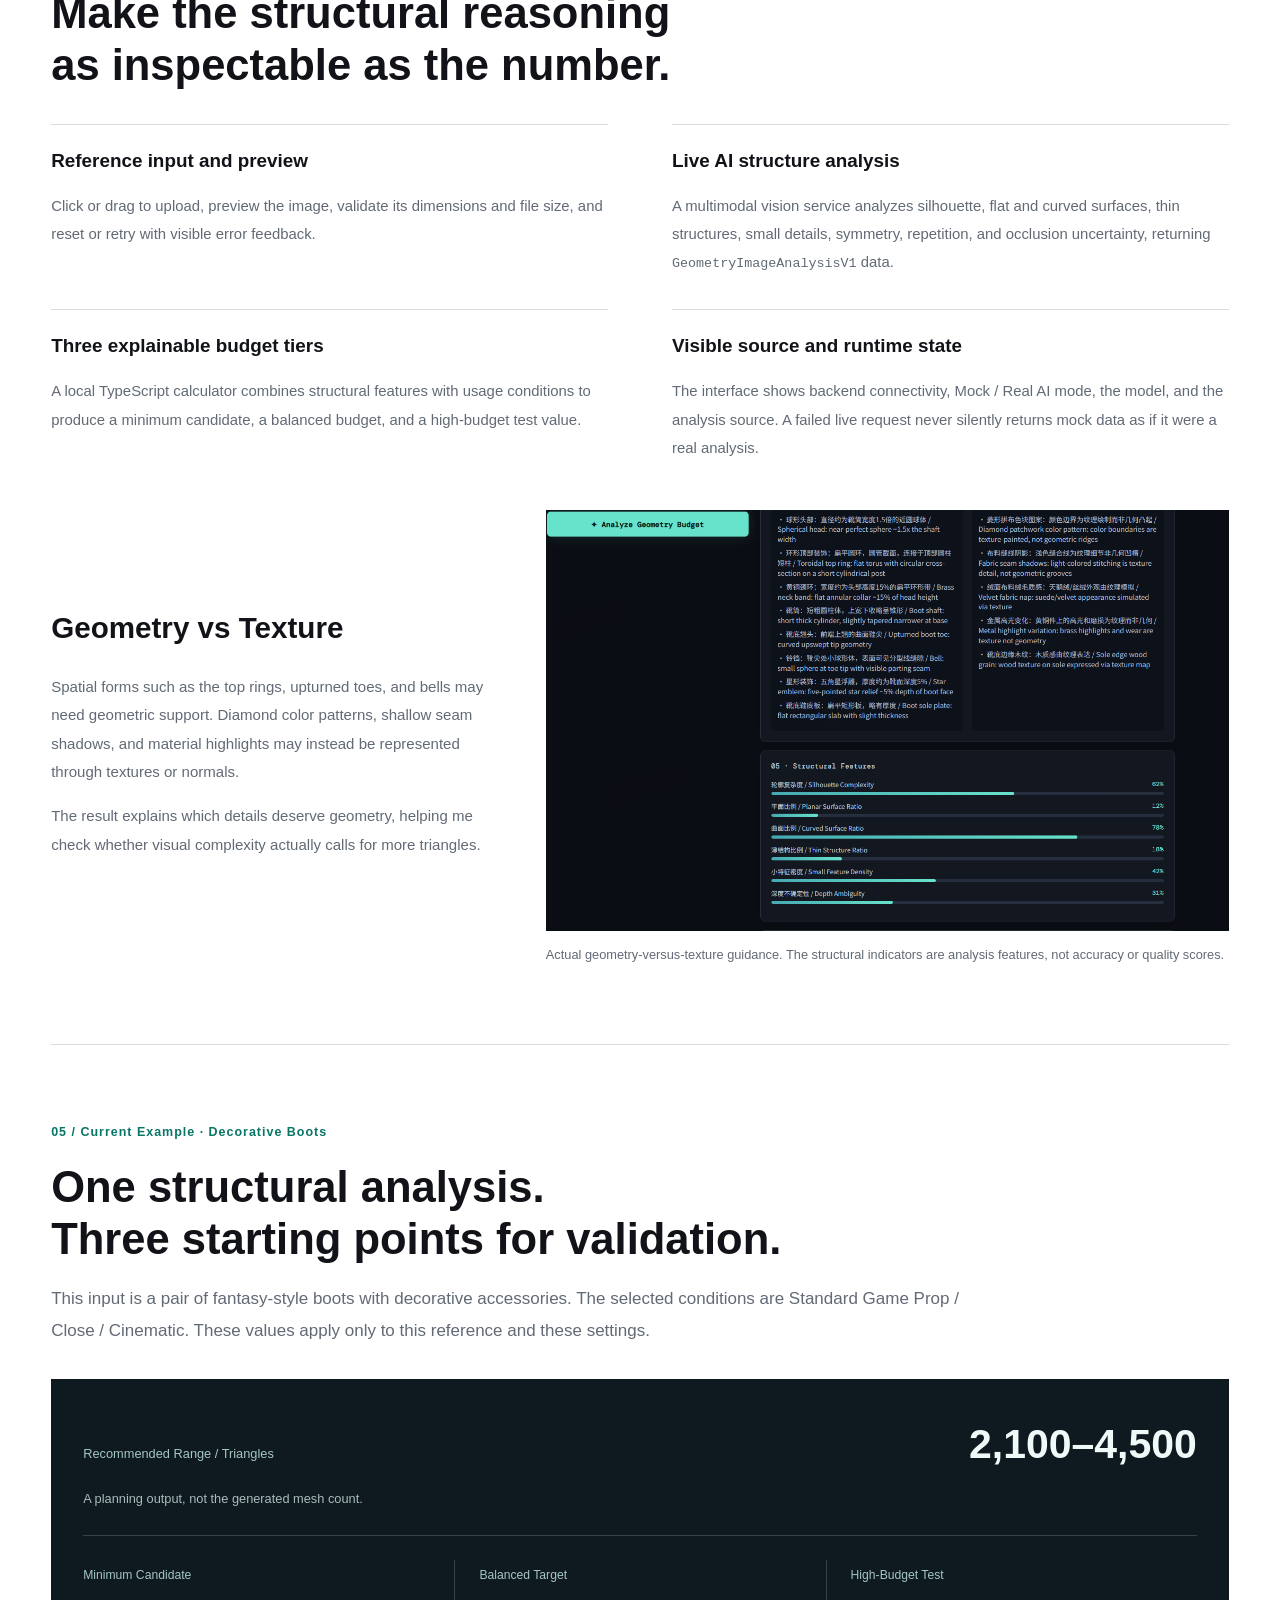
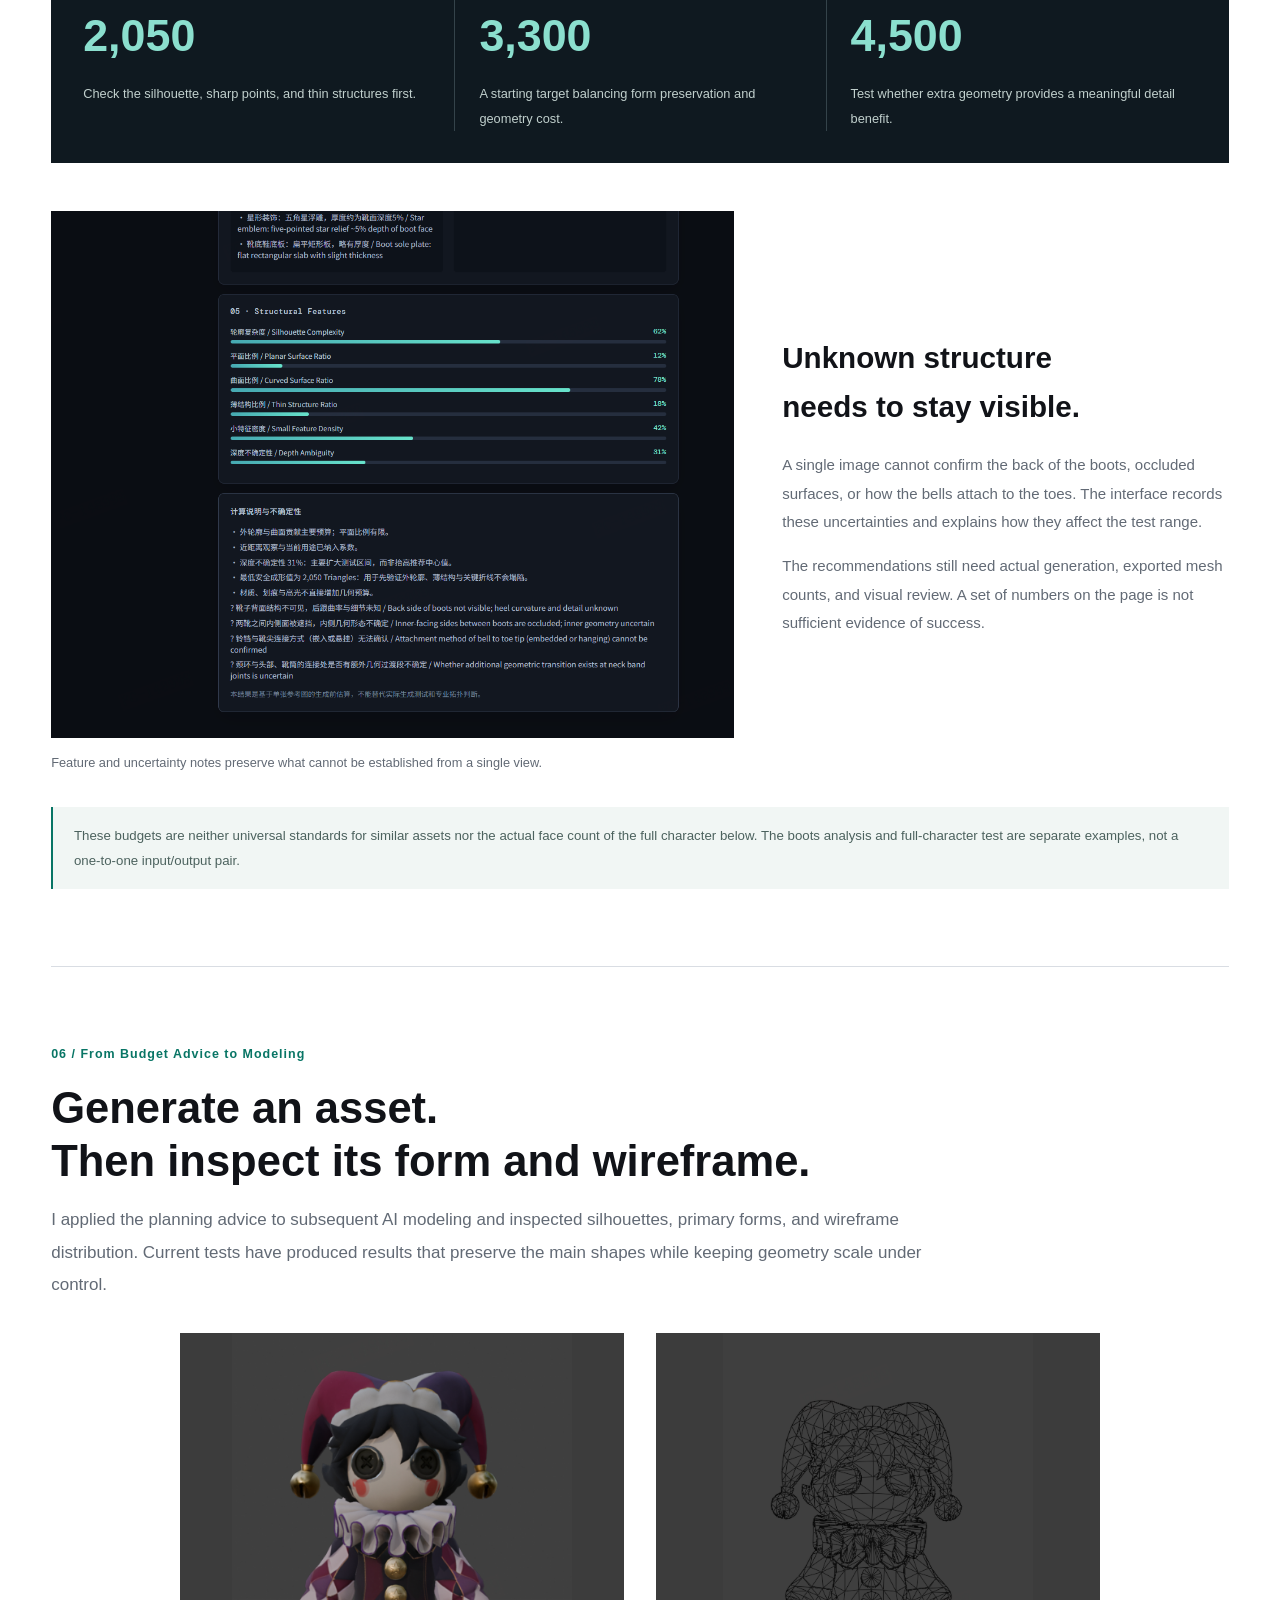
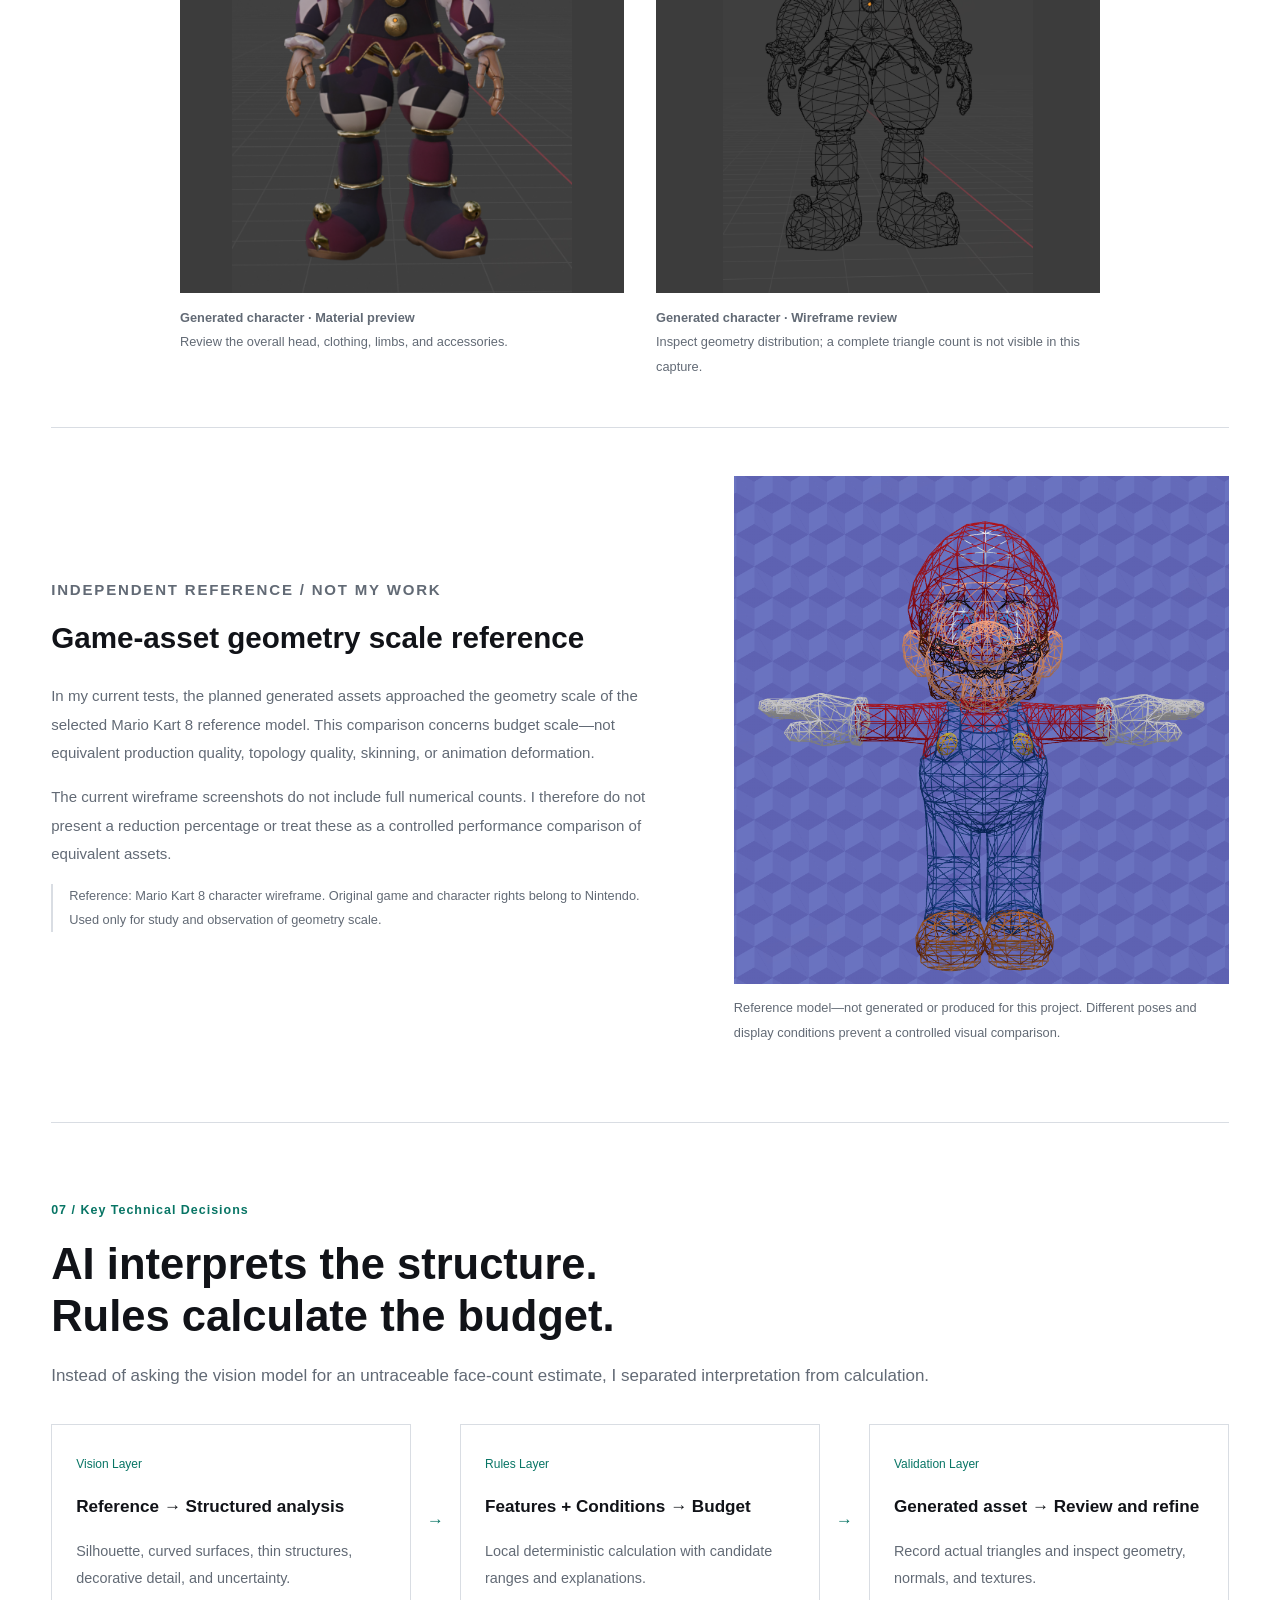
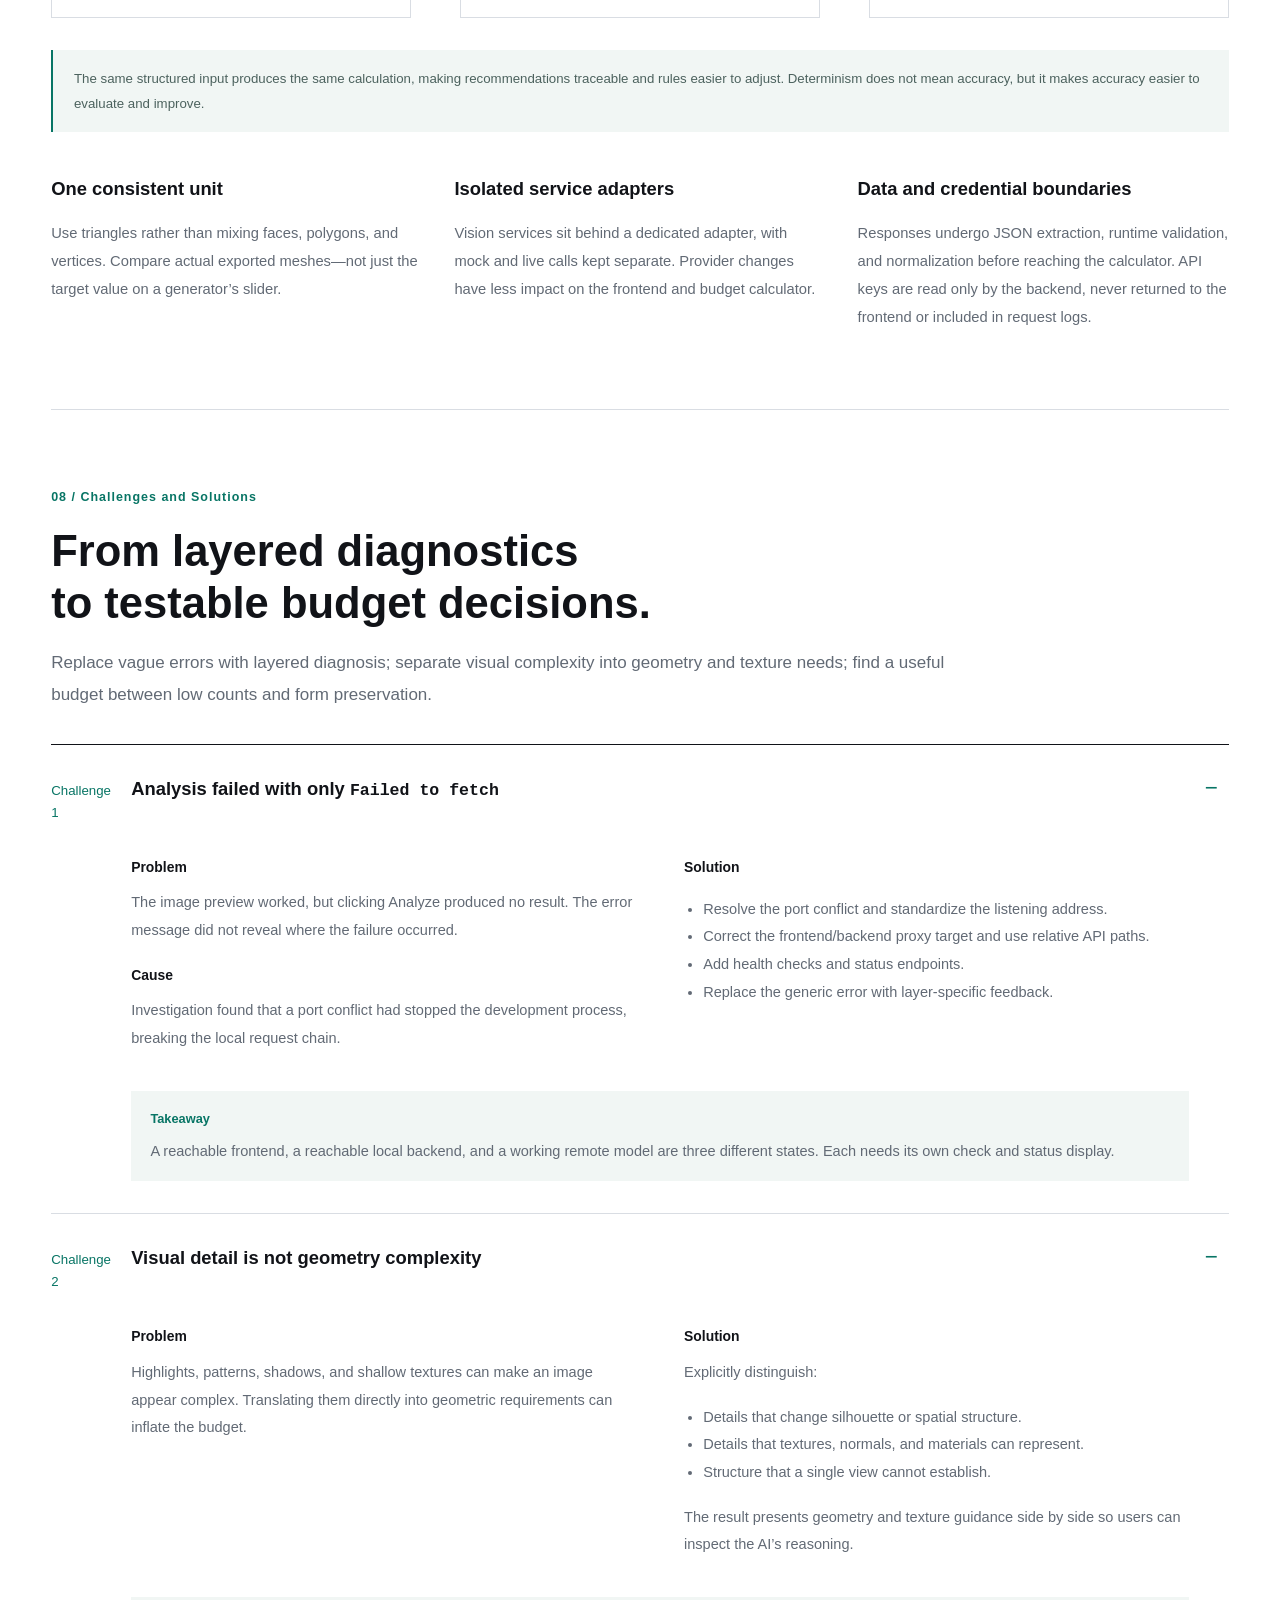
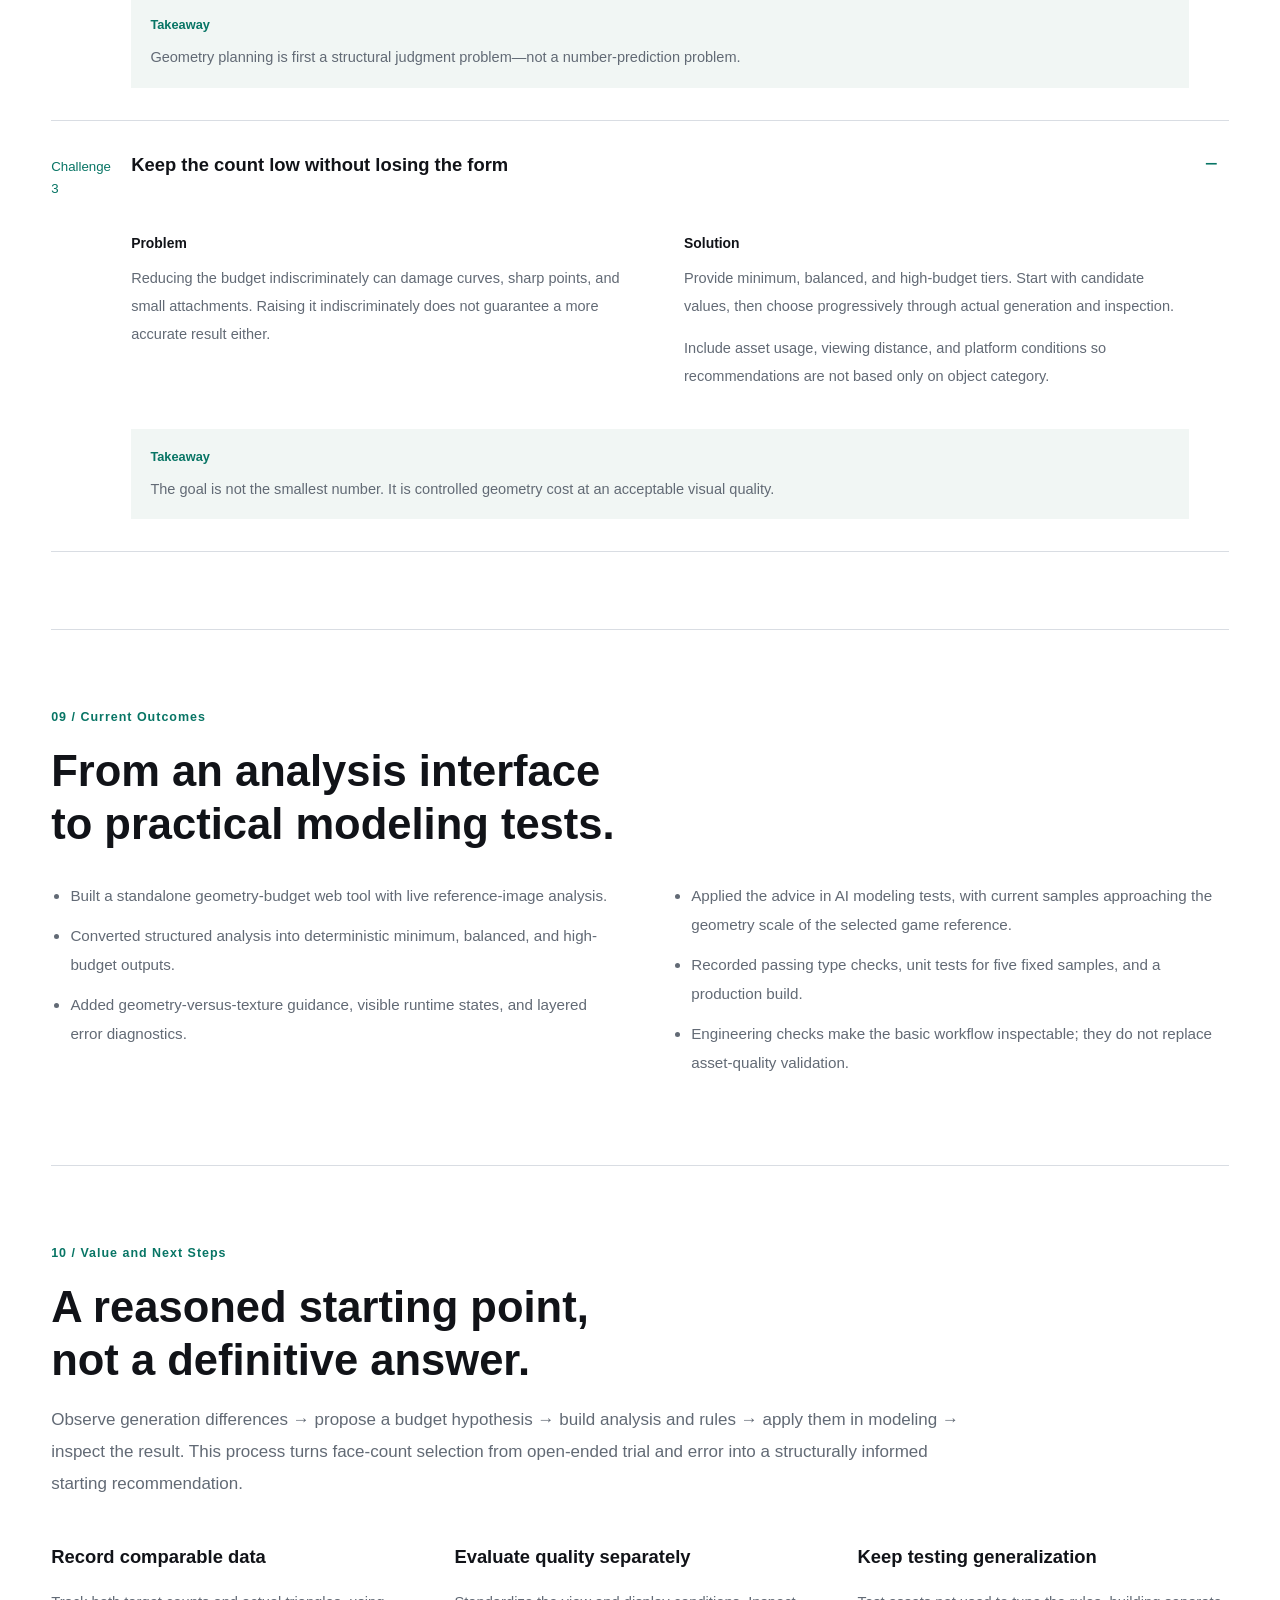
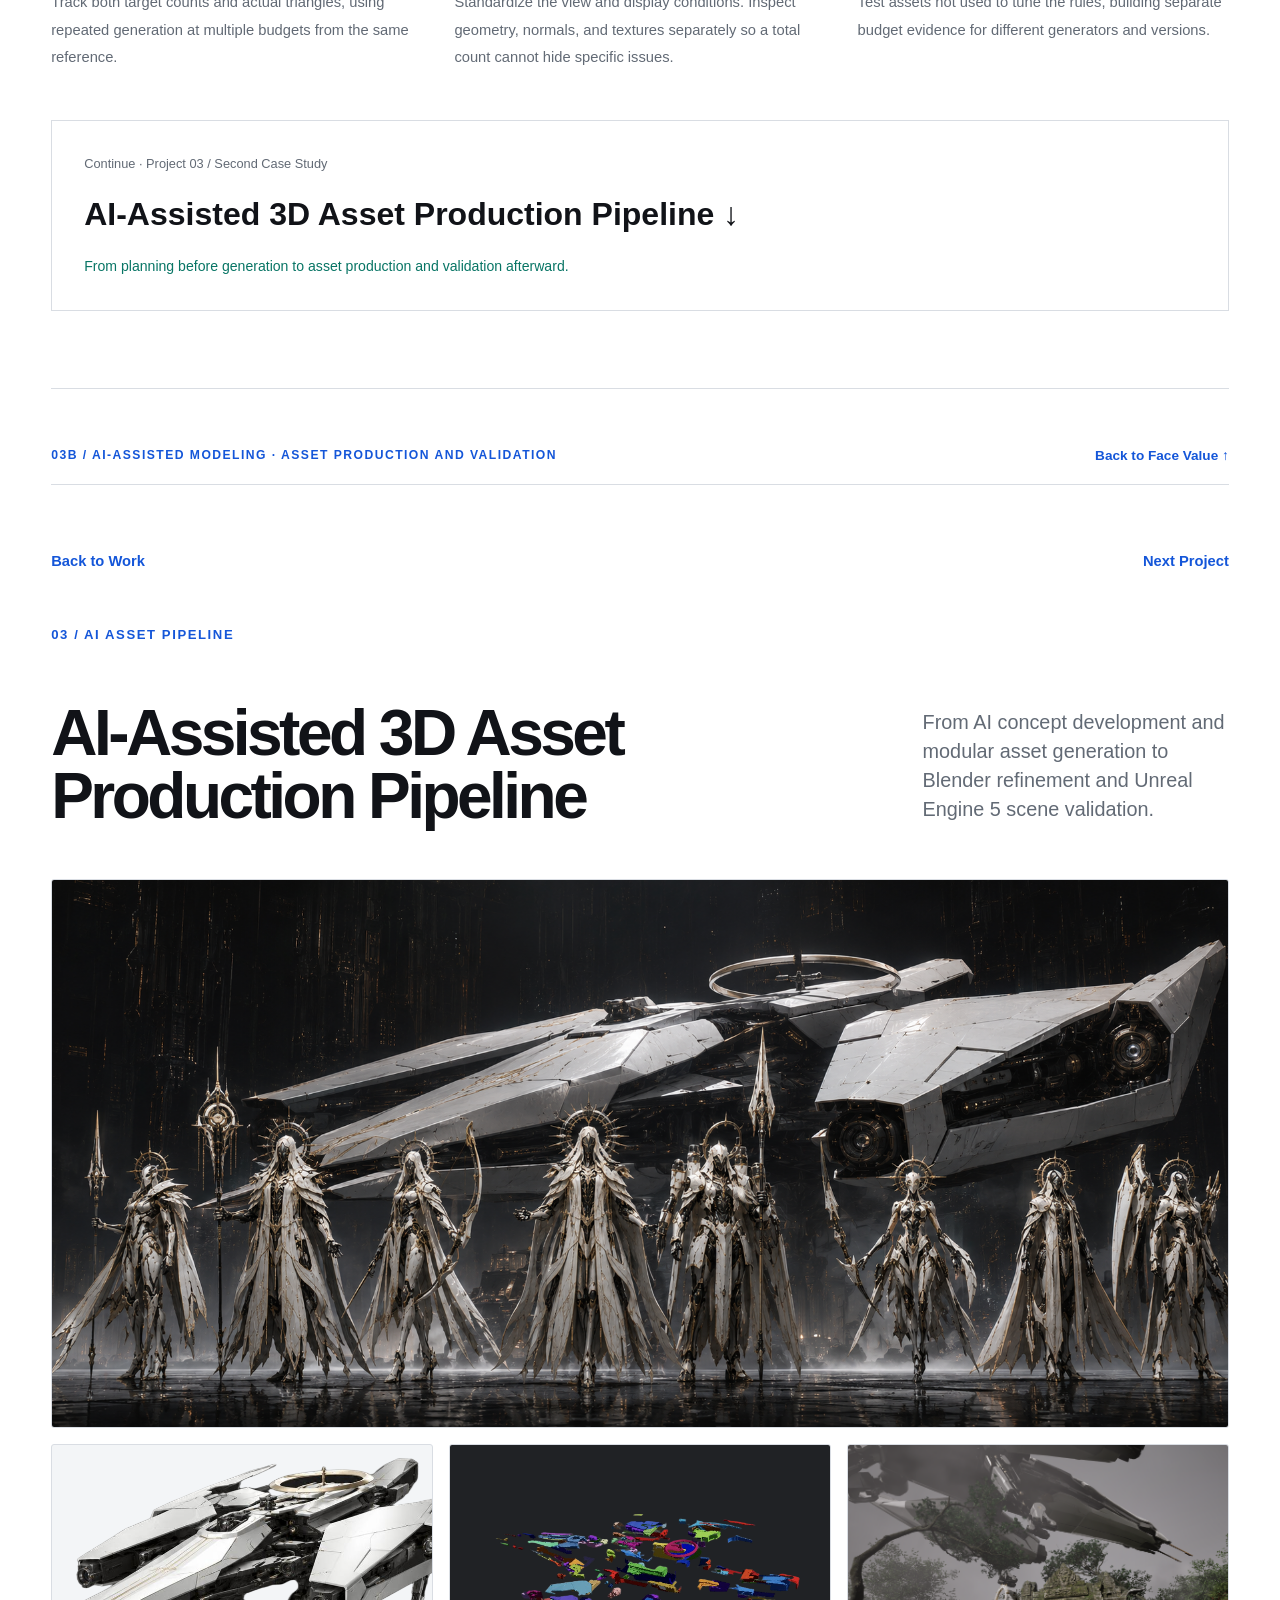
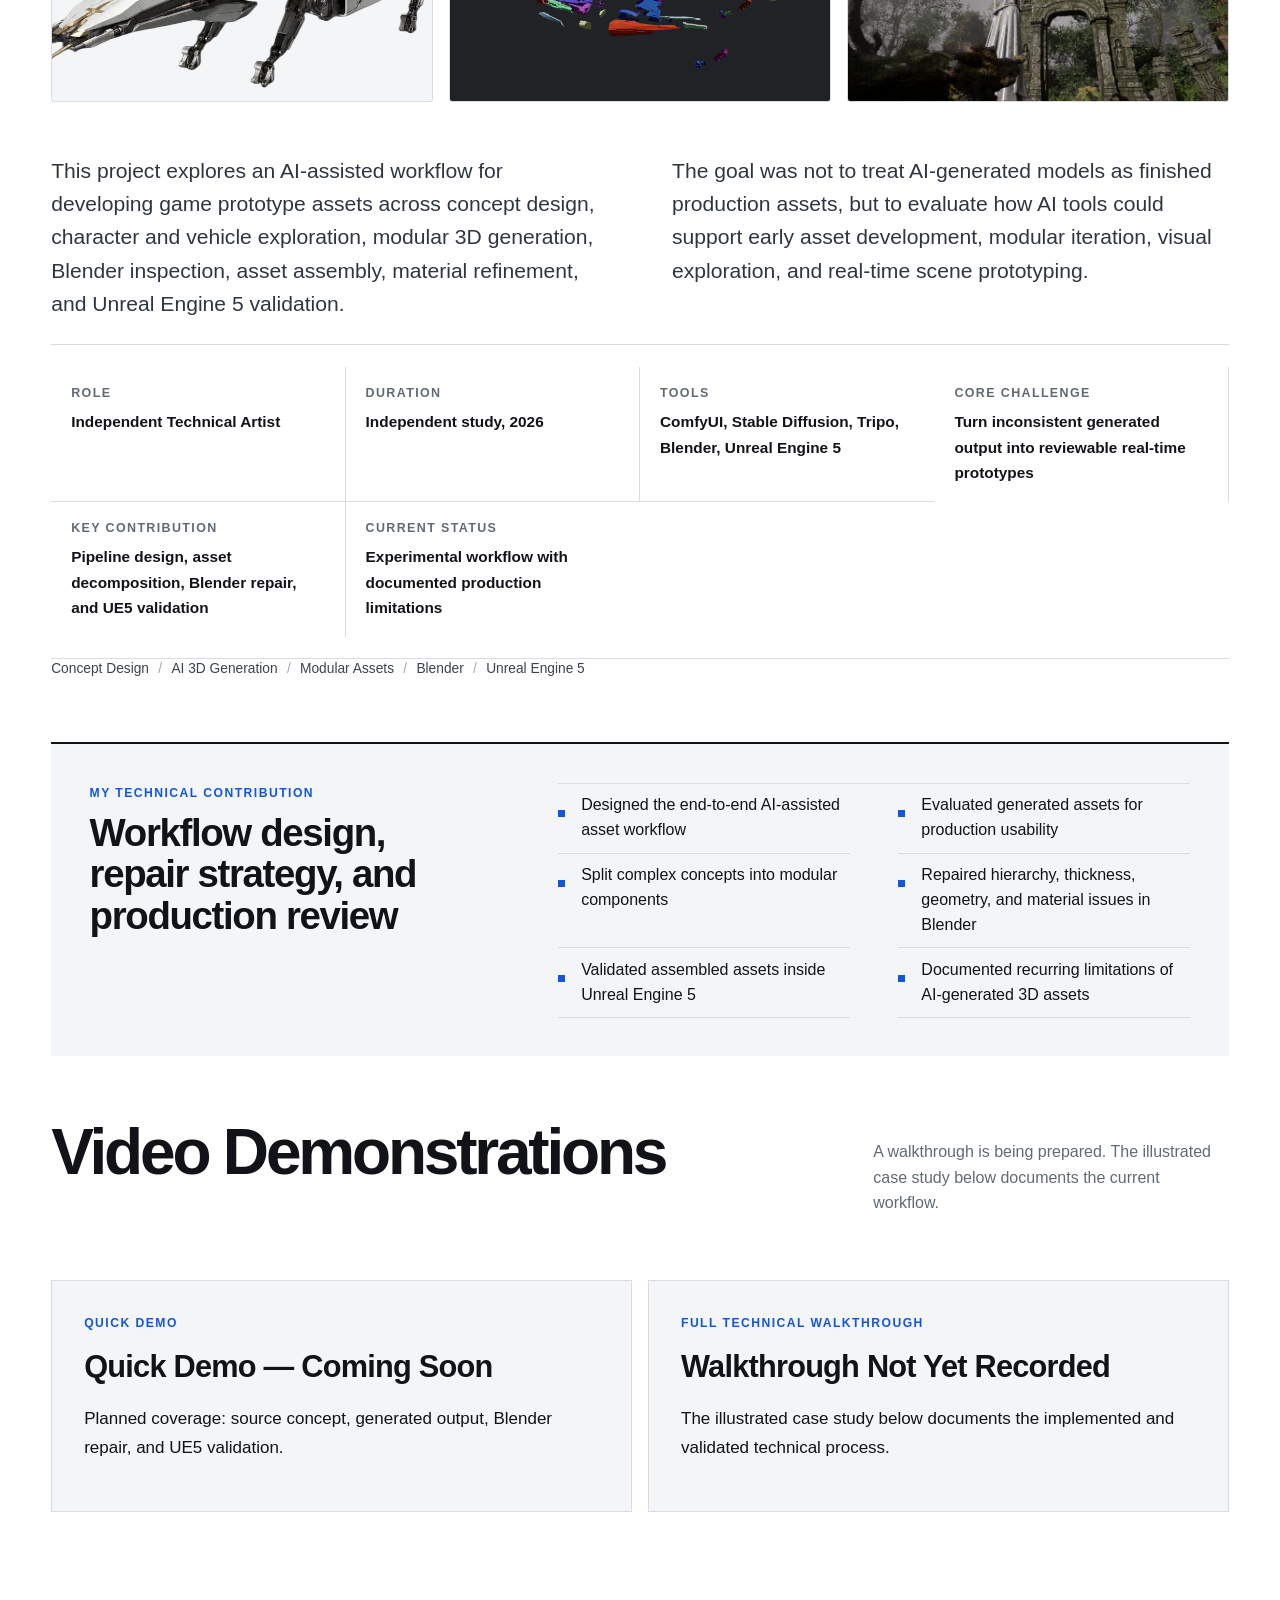
<file: en/projects/ai-asset-pipeline.html>
<!doctype html>
<html lang="en">
<head>
  <meta charset="utf-8">
  <meta property="og:locale" content="en_US">
  <meta name="viewport" content="width=device-width, initial-scale=1">
  <link rel="icon" type="image/svg+xml" href="../../assets/favicon.svg">
  <link rel="canonical" href="https://k-k-ing.github.io/kian-worldmodel-portfolio/en/projects/ai-asset-pipeline.html">
  <title>AI-Assisted Modeling | Face Value &amp; 3D Asset Pipeline — Kian (Kaixin) Kang</title>
  <meta name="description" content="Two AI modeling case studies: Face Value plans triangle budgets before generation; an AI-assisted 3D asset pipeline explores modular decomposition, Blender cleanup, and UE5 validation after generation.">
  <meta property="og:title" content="AI-Assisted Modeling | Face Value &amp; 3D Asset Pipeline">
  <meta property="og:description" content="From reference-image analysis and geometry budgets to cleanup, assembly, and real-time validation of AI-generated assets.">
  <meta property="og:type" content="article">
  <meta property="og:url" content="https://k-k-ing.github.io/kian-worldmodel-portfolio/en/projects/ai-asset-pipeline.html">
  <meta property="og:image" content="https://k-k-ing.github.io/kian-worldmodel-portfolio/assets/projects/geometry-planner/screens/planner-analysis-result.png">
  <meta property="og:image:alt" content="Face Value analysis interface with an asset reference, three geometry budgets, and geometry-versus-texture guidance">
  <meta name="twitter:card" content="summary_large_image">
  <link rel="stylesheet" href="../styles.css">
  <link rel="stylesheet" href="../geometry.css">
  <script src="../script.js" defer></script>
</head>
<body class="ai-asset-case">
  <a class="skip-link" href="#main">Skip to main content</a>
  <header class="site-header">
    <div class="header-inner">
      <a class="wordmark" href="../index.html" aria-label="Kian Kang home">KIAN KANG</a>
      <button class="nav-toggle" type="button" aria-label="Open navigation" aria-expanded="false" aria-controls="site-navigation" data-nav-toggle><span></span><span></span></button>
      <nav class="site-nav" id="site-navigation" aria-label="Primary navigation" data-site-nav>
        <a href="../index.html#work" aria-current="page">Work</a>
        <a href="../index.html#about">About</a>
        <a href="../resume-source.html">Resume</a>
        <a href="https://github.com/K-k-ing" target="_blank" rel="noreferrer">GitHub</a>
        <a href="../../projects/ai-asset-pipeline.html" lang="zh-CN" aria-label="View the Chinese version">中文</a>
        <a href="mailto:122880509@qq.com">Contact</a>
      </nav>
    </div>
  </header>
  <main class="case-main" id="main">
    <div class="container">
      <header class="modeling-group-header">
        <nav class="case-nav" aria-label="Project navigation"><a class="text-link" href="../index.html#work">Back to Work</a><a class="text-link" href="ai-npc.html">Next Project</a></nav>
        <p class="eyebrow">03 / AI-Assisted Modeling · Two Case Studies</p>
        <nav class="modeling-case-nav" aria-label="Two AI modeling case studies">
          <a href="#geometry-planner"><span>03A · Before Generation</span><strong>Face Value</strong><small>Reference analysis and geometry budget planning ↓</small></a>
          <a href="#asset-production"><span>03B · After Generation</span><strong>AI-Assisted 3D Asset Pipeline</strong><small>Modular production, Blender cleanup, and UE5 validation ↓</small></a>
        </nav>
      </header>
      <article class="geometry-case" id="geometry-planner" aria-labelledby="geometry-title">
        <header class="geo-hero">
          <p class="eyebrow">03A / AI-Assisted 3D Asset Tool · Technical Art</p>
          <div class="geo-hero-copy"><div><h1 id="geometry-title">Face Value</h1><p class="geo-english" lang="en">AI Geometry Budget Planner</p></div><div><h2>Start AI modeling<br>with the right budget.</h2><p>I moved geometry-budget decisions ahead of generation: analyze the structure in a reference image, then consider asset usage, viewing distance, and target platform to propose a triangle budget that can be inspected and tested.</p><p>This is not a mesh decimator or an automatic retopology tool. It helps answer a practical question: “How many triangles should I try first?”</p><a class="text-link" href="#geo-results">Explore the analysis and budgets ↓</a></div></div>
          <dl class="geo-facts"><div><dt>My Contribution</dt><dd>Requirements, workflow, and budget rules<br>AI-assisted development, testing, and visual validation</dd></div><div><dt>Technology</dt><dd>React · TypeScript · Vite<br>Node.js · Multimodal Vision API</dd></div><div><dt>Current Status</dt><dd>Live vision analysis and geometry planning implemented<br>Applied in practical AI modeling tests</dd></div></dl>
          <figure class="geo-figure geo-hero-image"><button class="media-trigger" type="button" data-lightbox aria-label="Enlarge the Face Value analysis interface"><img src="../../assets/projects/geometry-planner/screens/planner-analysis-result.png" alt="Face Value interface showing decorative boots, usage settings, a 2,050-triangle starting budget, and three budget tiers" width="1519" height="935" fetchpriority="high" decoding="async"></button><figcaption>Actual analysis interface · The input is a pair of decorative boots. Budgets are measured in triangles. Click to enlarge.</figcaption></figure>
        </header>
        <nav class="geo-contents" aria-label="Face Value case study sections"><a href="#geo-background">The Problem</a><a href="#geo-workflow">Workflow</a><a href="#geo-results">Budget Example</a><a href="#geo-application">Modeling Tests</a><a href="#geo-technical">Technical Design</a><a href="#geo-challenges">Challenges</a><a href="#asset-production">Next Case Study ↓</a></nav>
        <section class="geo-section" id="geo-background" aria-labelledby="geo-background-title">
          <div class="geo-section-heading"><span>01 / Background and Planning Test</span><h2 id="geo-background-title">Not more geometry.<br>The geometry the asset needs.</h2></div>
          <div class="geo-two-col"><p>While creating 3D assets with AI, I found that a higher target face count did not always produce a better result. For simple assets defined by flat surfaces, sharp folds, and a clear silhouette, additional geometry can introduce unwanted undulations and unstable surface structure.</p><p>I tested a metal five-pointed star. The left image is an approximately 500-face version generated after budget planning; the right uses more than 2,000 faces. In this pair of results, the planned lower-count version has clearer primary facets and a better-preserved silhouette.</p></div>
          <div class="geo-star-grid geo-star-shaded"><figure class="geo-figure"><button class="media-trigger" type="button" data-lightbox aria-label="Enlarge the planned approximately 500-face star"><img src="../../assets/projects/geometry-planner/screens/star-planned-500-shaded.png" alt="Metal star generated with a planned budget of approximately 500 faces, showing clear primary facets and sharp points" width="697" height="589" loading="lazy" decoding="async"></button><figcaption><b>Planned budget · Approximately 500 faces</b><br>The selected result: clearer primary facets and a well-preserved silhouette.</figcaption></figure><figure class="geo-figure"><button class="media-trigger" type="button" data-lightbox aria-label="Enlarge the 2,000-plus-face star"><img src="../../assets/projects/geometry-planner/screens/star-2000-plus-shaded.png" alt="Metal star with more than 2,000 faces, showing additional undulations and irregularities around the center and some facets" width="599" height="614" loading="lazy" decoding="async"></button><figcaption><b>Higher count · 2,000+ faces</b><br>Additional geometry did not improve this result; the center and some facets became less regular.</figcaption></figure></div>
          <details class="geo-wireframe-details"><summary>Inspect the wireframes and actual counts: 503 / 2,056 faces</summary><div class="geo-star-grid"><figure class="geo-figure"><button class="media-trigger" type="button" data-lightbox aria-label="Enlarge the 503-face star wireframe"><img src="../../assets/projects/geometry-planner/screens/star-503-faces.png" alt="Lower-count star wireframe with 503 faces and 586 vertices, retaining clear primary folds and silhouette" width="1524" height="753" loading="lazy" decoding="async"></button><figcaption><b>503 faces / 586 vertices</b> · Counts reported in the original interface.</figcaption></figure><figure class="geo-figure"><button class="media-trigger" type="button" data-lightbox aria-label="Enlarge the 2,056-face star wireframe"><img src="../../assets/projects/geometry-planner/screens/star-2056-faces.png" alt="Higher-count star wireframe with 2,056 faces and 6,168 vertices, showing irregularities around the center and local structures" width="1342" height="711" loading="lazy" decoding="async"></button><figcaption><b>2,056 faces / 6,168 vertices</b> · Counts reported in the original interface.</figcaption></figure></div></details>
          <p class="geo-note">This case supports planning around structural needs instead of defaulting to dense output. It does not prove that fewer faces always produce higher quality. These source screenshots report faces; the planner and subsequent validation use triangles. The two units are not treated as interchangeable.</p>
        </section>
        <section class="geo-section" id="geo-goal" aria-labelledby="geo-goal-title">
          <div class="geo-section-heading"><span>02 / Tool Objectives</span><h2 id="geo-goal-title">Answer three production questions before generating.</h2></div>
          <div class="geo-three-col geo-question-grid"><article><span>Where should I start?</span><h3>Choose a starting budget</h3><p>How many triangles should I test first, instead of selecting the highest density by default?</p></article><article><span>Where does geometry matter?</span><h3>Separate geometry from texture</h3><p>Which structures need real geometry, and which details can be represented by textures, normals, or materials?</p></article><article><span>What is appropriate here?</span><h3>Account for the use case</h3><p>Which budget tier should I prioritize for the asset’s usage, viewing distance, and target platform?</p></article></div>
          <p class="geo-closing-copy">The goal is to turn experience-driven parameter selection into a workflow with visible reasoning, adjustable conditions, and results that can be checked.</p>
        </section>
        <section class="geo-section" id="geo-workflow" aria-labelledby="geo-workflow-title">
          <div class="geo-section-heading"><span>03 / Working Pipeline</span><h2 id="geo-workflow-title">The tool proposes a budget.<br>The generated asset tests the advice.</h2></div>
          <div class="geo-workflow" aria-label="Planning inside Face Value followed by external generation and manual validation"><div class="geo-workflow-stage"><p class="eyebrow">Inside Face Value</p><ol><li>Upload reference</li><li>Live vision analysis</li><li>Structured features</li><li>Local budget calculation</li><li>Three budget tiers</li></ol></div><span class="geo-flow-arrow" aria-hidden="true">→</span><div class="geo-workflow-stage geo-workflow-external"><p class="eyebrow">External Generation and Manual Validation</p><ol><li>AI 3D generation</li><li>Mesh and visual inspection</li></ol></div></div>
          <div class="geo-two-col geo-io"><div><h3>Inputs</h3><p>A single asset reference image, intended usage, viewing distance, and target platform.</p></div><div><h3>Outputs</h3><p>Asset type and structural description; a minimum candidate, recommended range, balanced target, and high-budget test value; geometry-versus-texture guidance; structural features, uncertainties, and the analysis source.</p></div></div>
          <p class="geo-note">The interface’s “Minimum Safe Build” is an estimated starting point to test first—not a quality guarantee across all generators.</p>
        </section>
        <section class="geo-section" id="geo-features" aria-labelledby="geo-features-title">
          <div class="geo-section-heading"><span>04 / Implemented Features</span><h2 id="geo-features-title">Make the structural reasoning<br>as inspectable as the number.</h2></div>
          <div class="geo-feature-grid"><article><h3>Reference input and preview</h3><p>Click or drag to upload, preview the image, validate its dimensions and file size, and reset or retry with visible error feedback.</p></article><article><h3>Live AI structure analysis</h3><p>A multimodal vision service analyzes silhouette, flat and curved surfaces, thin structures, small details, symmetry, repetition, and occlusion uncertainty, returning <code>GeometryImageAnalysisV1</code> data.</p></article><article><h3>Three explainable budget tiers</h3><p>A local TypeScript calculator combines structural features with usage conditions to produce a minimum candidate, a balanced budget, and a high-budget test value.</p></article><article><h3>Visible source and runtime state</h3><p>The interface shows backend connectivity, Mock / Real AI mode, the model, and the analysis source. A failed live request never silently returns mock data as if it were a real analysis.</p></article></div>
          <div class="geo-feature-visual"><div><h3>Geometry vs Texture</h3><p>Spatial forms such as the top rings, upturned toes, and bells may need geometric support. Diamond color patterns, shallow seam shadows, and material highlights may instead be represented through textures or normals.</p><p>The result explains which details deserve geometry, helping me check whether visual complexity actually calls for more triangles.</p></div><figure class="geo-figure"><button class="media-trigger" type="button" data-lightbox aria-label="Enlarge the geometry-versus-texture analysis"><img src="../../assets/projects/geometry-planner/screens/planner-geometry-texture.png" alt="Face Value output separating real geometry from texture and normal detail, with structural features including silhouette complexity" width="1288" height="793" loading="lazy" decoding="async"></button><figcaption>Actual geometry-versus-texture guidance. The structural indicators are analysis features, not accuracy or quality scores.</figcaption></figure></div>
        </section>
        <section class="geo-section" id="geo-results" aria-labelledby="geo-results-title">
          <div class="geo-section-heading"><span>05 / Current Example · Decorative Boots</span><h2 id="geo-results-title">One structural analysis.<br>Three starting points for validation.</h2><p>This input is a pair of fantasy-style boots with decorative accessories. The selected conditions are Standard Game Prop / Close / Cinematic. These values apply only to this reference and these settings.</p></div>
          <div class="geo-budget-panel"><div class="geo-budget-range"><span>Recommended Range / Triangles</span><strong>2,100–4,500</strong><p>A planning output, not the generated mesh count.</p></div><div class="geo-budget-tiers"><article><span>Minimum Candidate</span><strong>2,050</strong><p>Check the silhouette, sharp points, and thin structures first.</p></article><article><span>Balanced Target</span><strong>3,300</strong><p>A starting target balancing form preservation and geometry cost.</p></article><article><span>High-Budget Test</span><strong>4,500</strong><p>Test whether extra geometry provides a meaningful detail benefit.</p></article></div></div>
          <div class="geo-feature-visual geo-feature-visual-reverse"><div><h3>Unknown structure needs to stay visible.</h3><p>A single image cannot confirm the back of the boots, occluded surfaces, or how the bells attach to the toes. The interface records these uncertainties and explains how they affect the test range.</p><p>The recommendations still need actual generation, exported mesh counts, and visual review. A set of numbers on the page is not sufficient evidence of success.</p></div><figure class="geo-figure"><button class="media-trigger" type="button" data-lightbox aria-label="Enlarge the structural features and uncertainty notes"><img src="../../assets/projects/geometry-planner/screens/planner-features-uncertainty.png" alt="Structural features and budget notes covering silhouette, curved surfaces, thin structures, depth ambiguity, and explicitly unknown areas" width="1160" height="895" loading="lazy" decoding="async"></button><figcaption>Feature and uncertainty notes preserve what cannot be established from a single view.</figcaption></figure></div>
          <p class="geo-note">These budgets are neither universal standards for similar assets nor the actual face count of the full character below. The boots analysis and full-character test are separate examples, not a one-to-one input/output pair.</p>
        </section>
        <section class="geo-section" id="geo-application" aria-labelledby="geo-application-title">
          <div class="geo-section-heading"><span>06 / From Budget Advice to Modeling</span><h2 id="geo-application-title">Generate an asset.<br>Then inspect its form and wireframe.</h2><p>I applied the planning advice to subsequent AI modeling and inspected silhouettes, primary forms, and wireframe distribution. Current tests have produced results that preserve the main shapes while keeping geometry scale under control.</p></div>
          <div class="geo-character-grid"><figure class="geo-figure"><button class="media-trigger" type="button" data-lightbox aria-label="Enlarge the generated character material preview"><img src="../../assets/projects/geometry-planner/screens/character-material-preview.png" alt="Full jester-style character from an AI modeling application test, showing the material treatment and major forms" width="419" height="689" loading="lazy" decoding="async"></button><figcaption><b>Generated character · Material preview</b><br>Review the overall head, clothing, limbs, and accessories.</figcaption></figure><figure class="geo-figure"><button class="media-trigger" type="button" data-lightbox aria-label="Enlarge the generated character wireframe"><img src="../../assets/projects/geometry-planner/screens/character-wireframe.png" alt="Wireframe of the complete generated character for inspecting geometry distribution across main forms and accessories" width="422" height="763" loading="lazy" decoding="async"></button><figcaption><b>Generated character · Wireframe review</b><br>Inspect geometry distribution; a complete triangle count is not visible in this capture.</figcaption></figure></div>
          <div class="geo-game-reference"><div><p class="eyebrow">Independent Reference / Not My Work</p><h3>Game-asset geometry scale reference</h3><p>In my current tests, the planned generated assets approached the geometry scale of the selected Mario Kart 8 reference model. This comparison concerns budget scale—not equivalent production quality, topology quality, skinning, or animation deformation.</p><p>The current wireframe screenshots do not include full numerical counts. I therefore do not present a reduction percentage or treat these as a controlled performance comparison of equivalent assets.</p><p class="geo-reference-credit">Reference: Mario Kart 8 character wireframe. Original game and character rights belong to Nintendo. Used only for study and observation of geometry scale.</p></div><figure class="geo-figure"><button class="media-trigger" type="button" data-lightbox aria-label="Enlarge the Mario Kart 8 reference wireframe"><img src="../../assets/projects/geometry-planner/screens/mario-kart-reference-wireframe.png" alt="Mario Kart 8 character reference wireframe; independent reference material, not created by me" width="821" height="842" loading="lazy" decoding="async"></button><figcaption>Reference model—not generated or produced for this project. Different poses and display conditions prevent a controlled visual comparison.</figcaption></figure></div>
        </section>
        <section class="geo-section" id="geo-technical" aria-labelledby="geo-technical-title">
          <div class="geo-section-heading"><span>07 / Key Technical Decisions</span><h2 id="geo-technical-title">AI interprets the structure.<br>Rules calculate the budget.</h2><p>Instead of asking the vision model for an untraceable face-count estimate, I separated interpretation from calculation.</p></div>
          <div class="geo-system"><article><span>Vision Layer</span><h3>Reference → Structured analysis</h3><p>Silhouette, curved surfaces, thin structures, decorative detail, and uncertainty.</p></article><span aria-hidden="true">→</span><article><span>Rules Layer</span><h3>Features + Conditions → Budget</h3><p>Local deterministic calculation with candidate ranges and explanations.</p></article><span aria-hidden="true">→</span><article><span>Validation Layer</span><h3>Generated asset → Review and refine</h3><p>Record actual triangles and inspect geometry, normals, and textures.</p></article></div>
          <p class="geo-note">The same structured input produces the same calculation, making recommendations traceable and rules easier to adjust. Determinism does not mean accuracy, but it makes accuracy easier to evaluate and improve.</p>
          <div class="geo-three-col geo-technical-notes"><article><h3>One consistent unit</h3><p>Use triangles rather than mixing faces, polygons, and vertices. Compare actual exported meshes—not just the target value on a generator’s slider.</p></article><article><h3>Isolated service adapters</h3><p>Vision services sit behind a dedicated adapter, with mock and live calls kept separate. Provider changes have less impact on the frontend and budget calculator.</p></article><article><h3>Data and credential boundaries</h3><p>Responses undergo JSON extraction, runtime validation, and normalization before reaching the calculator. API keys are read only by the backend, never returned to the frontend or included in request logs.</p></article></div>
        </section>
        <section class="geo-section" id="geo-challenges" aria-labelledby="geo-challenges-title">
          <div class="geo-section-heading"><span>08 / Challenges and Solutions</span><h2 id="geo-challenges-title">From layered diagnostics<br>to testable budget decisions.</h2><p>Replace vague errors with layered diagnosis; separate visual complexity into geometry and texture needs; find a useful budget between low counts and form preservation.</p></div>
          <div class="geo-challenges">
            <details open><summary><span>Challenge 1</span><h3>Analysis failed with only <code>Failed to fetch</code></h3></summary><div class="geo-challenge-body"><div><h4>Problem</h4><p>The image preview worked, but clicking Analyze produced no result. The error message did not reveal where the failure occurred.</p><h4>Cause</h4><p>Investigation found that a port conflict had stopped the development process, breaking the local request chain.</p></div><div><h4>Solution</h4><ul><li>Resolve the port conflict and standardize the listening address.</li><li>Correct the frontend/backend proxy target and use relative API paths.</li><li>Add health checks and status endpoints.</li><li>Replace the generic error with layer-specific feedback.</li></ul></div><p class="geo-takeaway"><b>Takeaway</b>A reachable frontend, a reachable local backend, and a working remote model are three different states. Each needs its own check and status display.</p></div></details>
            <details open><summary><span>Challenge 2</span><h3>Visual detail is not geometry complexity</h3></summary><div class="geo-challenge-body"><div><h4>Problem</h4><p>Highlights, patterns, shadows, and shallow textures can make an image appear complex. Translating them directly into geometric requirements can inflate the budget.</p></div><div><h4>Solution</h4><p>Explicitly distinguish:</p><ul><li>Details that change silhouette or spatial structure.</li><li>Details that textures, normals, and materials can represent.</li><li>Structure that a single view cannot establish.</li></ul><p>The result presents geometry and texture guidance side by side so users can inspect the AI’s reasoning.</p></div><p class="geo-takeaway"><b>Takeaway</b>Geometry planning is first a structural judgment problem—not a number-prediction problem.</p></div></details>
            <details open><summary><span>Challenge 3</span><h3>Keep the count low without losing the form</h3></summary><div class="geo-challenge-body"><div><h4>Problem</h4><p>Reducing the budget indiscriminately can damage curves, sharp points, and small attachments. Raising it indiscriminately does not guarantee a more accurate result either.</p></div><div><h4>Solution</h4><p>Provide minimum, balanced, and high-budget tiers. Start with candidate values, then choose progressively through actual generation and inspection.</p><p>Include asset usage, viewing distance, and platform conditions so recommendations are not based only on object category.</p></div><p class="geo-takeaway"><b>Takeaway</b>The goal is not the smallest number. It is controlled geometry cost at an acceptable visual quality.</p></div></details>
          </div>
        </section>
        <section class="geo-section" id="geo-outcome" aria-labelledby="geo-outcome-title">
          <div class="geo-section-heading"><span>09 / Current Outcomes</span><h2 id="geo-outcome-title">From an analysis interface<br>to practical modeling tests.</h2></div>
          <div class="geo-two-col"><ul class="geo-outcomes"><li>Built a standalone geometry-budget web tool with live reference-image analysis.</li><li>Converted structured analysis into deterministic minimum, balanced, and high-budget outputs.</li><li>Added geometry-versus-texture guidance, visible runtime states, and layered error diagnostics.</li></ul><ul class="geo-outcomes"><li>Applied the advice in AI modeling tests, with current samples approaching the geometry scale of the selected game reference.</li><li>Recorded passing type checks, unit tests for five fixed samples, and a production build.</li><li>Engineering checks make the basic workflow inspectable; they do not replace asset-quality validation.</li></ul></div>
        </section>
        <section class="geo-section" id="geo-next" aria-labelledby="geo-next-title">
          <div class="geo-section-heading"><span>10 / Value and Next Steps</span><h2 id="geo-next-title">A reasoned starting point,<br>not a definitive answer.</h2><p>Observe generation differences → propose a budget hypothesis → build analysis and rules → apply them in modeling → inspect the result. This process turns face-count selection from open-ended trial and error into a structurally informed starting recommendation.</p></div>
          <div class="geo-three-col"><article><h3>Record comparable data</h3><p>Track both target counts and actual triangles, using repeated generation at multiple budgets from the same reference.</p></article><article><h3>Evaluate quality separately</h3><p>Standardize the view and display conditions. Inspect geometry, normals, and textures separately so a total count cannot hide specific issues.</p></article><article><h3>Keep testing generalization</h3><p>Test assets not used to tune the rules, building separate budget evidence for different generators and versions.</p></article></div>
          <a class="geo-continue" href="#asset-production"><span>Continue · Project 03 / Second Case Study</span><strong>AI-Assisted 3D Asset Production Pipeline ↓</strong><small>From planning before generation to asset production and validation afterward.</small></a>
        </section>
      </article>
      <article id="asset-production" class="modeling-legacy-case" aria-label="Second case study: AI-assisted 3D asset production pipeline">
      <div class="modeling-legacy-label"><p class="eyebrow">03B / AI-Assisted Modeling · Asset Production and Validation</p><a class="text-link" href="#geometry-planner">Back to Face Value ↑</a></div>
      <header class="case-hero asset-production-hero">
        <nav class="case-nav" aria-label="Project navigation">
          <a class="text-link" href="../index.html#work">Back to Work</a>
          <a class="text-link" href="ai-npc.html">Next Project</a>
        </nav>

        <div class="case-title-wrap" data-reveal>
          <p class="asset-project-label">03 / AI ASSET PIPELINE</p>
          <h1>AI-Assisted 3D Asset Production Pipeline</h1>
          <p class="case-subtitle">From AI concept development and modular asset generation to Blender refinement and Unreal Engine 5 scene validation.</p>
        </div>

        <div class="asset-hero-grid" data-reveal>
          <figure class="asset-hero-panel asset-hero-panel-main" data-optional-media>
            <button class="media-trigger" type="button" data-lightbox aria-label="Enlarge concept asset family">
              <img src="../../assets/projects/ai-asset-pipeline/hero/hero-concept-family.png" alt="Sacred science-fiction character and spacecraft concept family" width="1916" height="821" fetchpriority="high" data-hide-on-error>
            </button>
            <figcaption>Concept direction</figcaption>
          </figure>
          <figure class="asset-hero-panel" data-optional-media>
            <button class="media-trigger" type="button" data-lightbox aria-label="Enlarge selected spacecraft asset">
              <img src="../../assets/projects/ai-asset-pipeline/hero/hero-spacecraft-asset.png" alt="Selected white and gold modular spacecraft asset" width="978" height="501" data-hide-on-error>
            </button>
            <figcaption>Generated asset</figcaption>
          </figure>
          <figure class="asset-hero-panel" data-optional-media>
            <button class="media-trigger" type="button" data-lightbox aria-label="Enlarge Blender modular breakdown">
              <img src="../../assets/projects/ai-asset-pipeline/hero/hero-blender-breakdown.png" alt="Blender inspection view showing separated spacecraft components" width="1305" height="771" data-hide-on-error>
            </button>
            <figcaption>Blender inspection</figcaption>
          </figure>
          <figure class="asset-hero-panel" data-optional-media>
            <button class="media-trigger" type="button" data-lightbox aria-label="Enlarge Unreal Engine environment integration">
              <img src="../../assets/projects/ai-asset-pipeline/hero/hero-ue5-integration.png" alt="Spacecraft and architectural assets integrated into an Unreal Engine environment" width="1746" height="1098" data-hide-on-error>
            </button>
            <figcaption>UE5 validation</figcaption>
          </figure>
        </div>

        <div class="asset-hero-summary" data-reveal>
          <p>This project explores an AI-assisted workflow for developing game prototype assets across concept design, character and vehicle exploration, modular 3D generation, Blender inspection, asset assembly, material refinement, and Unreal Engine 5 validation.</p>
          <p>The goal was not to treat AI-generated models as finished production assets, but to evaluate how AI tools could support early asset development, modular iteration, visual exploration, and real-time scene prototyping.</p>
        </div>

        <dl class="case-metadata project-snapshot" aria-label="Project snapshot" data-reveal>
          <div>
            <dt>Role</dt>
            <dd>Independent Technical Artist</dd>
          </div>
          <div>
            <dt>Duration</dt>
            <dd>Independent study, 2026</dd>
          </div>
          <div>
            <dt>Tools</dt>
            <dd>ComfyUI, Stable Diffusion, Tripo, Blender, Unreal Engine 5</dd>
          </div>
          <div>
            <dt>Core Challenge</dt>
            <dd>Turn inconsistent generated output into reviewable real-time prototypes</dd>
          </div>
          <div>
            <dt>Key Contribution</dt>
            <dd>Pipeline design, asset decomposition, Blender repair, and UE5 validation</dd>
          </div>
          <div>
            <dt>Current Status</dt>
            <dd>Experimental workflow with documented production limitations</dd>
          </div>
        </dl>

        <ul class="tags" aria-label="Project tools" data-reveal>
          <li>Concept Design</li>
          <li>AI 3D Generation</li>
          <li>Modular Assets</li>
          <li>Blender</li>
          <li>Unreal Engine 5</li>
        </ul>

        <section class="contribution-panel" aria-labelledby="asset-contribution-title" data-reveal>
          <div>
            <p class="eyebrow">My Technical Contribution</p>
            <h2 id="asset-contribution-title">Workflow design, repair strategy, and production review</h2>
          </div>
          <ul class="feature-list compact-list">
            <li>Designed the end-to-end AI-assisted asset workflow</li>
            <li>Evaluated generated assets for production usability</li>
            <li>Split complex concepts into modular components</li>
            <li>Repaired hierarchy, thickness, geometry, and material issues in Blender</li>
            <li>Validated assembled assets inside Unreal Engine 5</li>
            <li>Documented recurring limitations of AI-generated 3D assets</li>
          </ul>
        </section>

        <section class="case-section compact-case-section" aria-labelledby="asset-video-title" data-reveal>
          <div class="section-title">
            <h2 id="asset-video-title">Video Demonstrations</h2>
            <p>A walkthrough is being prepared. The illustrated case study below documents the current workflow.</p>
          </div>
          <div class="media-placeholder-grid">
            <article>
              <p class="eyebrow">Quick Demo</p>
              <h3>Quick Demo &mdash; Coming Soon</h3>
              <p>Planned coverage: source concept, generated output, Blender repair, and UE5 validation.</p>
            </article>
            <article>
              <p class="eyebrow">Full Technical Walkthrough</p>
              <h3>Walkthrough Not Yet Recorded</h3>
              <p>The illustrated case study below documents the implemented and validated technical process.</p>
            </article>
          </div>
        </section>
      </header>

      <section class="case-section asset-case-section" aria-labelledby="overview-title">
        <div class="asset-section-heading" data-reveal>
          <span class="asset-section-number">01</span>
          <div>
            <h2 id="overview-title">Pipeline Overview</h2>
            <p>The workflow separates AI-assisted exploration from manual asset repair and real-time production validation.</p>
          </div>
        </div>
        <div class="asset-overview-copy" data-reveal>
          <p>Built around a sacred science-fiction civilization, the project covers character concepts, mechanical props, vehicles, drones, architectural ruins, and environmental assets.</p>
          <p>The workflow combines concept generation, visual analysis, AI-based 3D generation, modular asset breakdown, Blender inspection and assembly, material refinement, and Unreal Engine 5 scene validation.</p>
          <p>The objective was to evaluate which stages could benefit from AI assistance, which outputs required manual intervention, and how generated assets could be transformed into usable prototypes for real-time environments.</p>
        </div>
        <div class="overview-media-grid">
          <figure data-reveal data-optional-media>
            <button class="media-trigger" type="button" data-lightbox aria-label="Enlarge character prototype">
              <img src="../../assets/projects/ai-asset-pipeline/asset-categories/overview-character-silhouette.png" alt="White mechanical character prototype with an exposed transparent head shell" width="1024" height="1536" loading="lazy" decoding="async" data-hide-on-error>
            </button>
            <figcaption>Character development</figcaption>
          </figure>
          <figure data-reveal data-optional-media>
            <button class="media-trigger" type="button" data-lightbox aria-label="Enlarge mechanical breakdown">
              <img src="../../assets/projects/ai-asset-pipeline/asset-categories/overview-mechanical-breakdown.png" alt="Color-coded mechanical spacecraft component breakdown" width="963" height="756" loading="lazy" decoding="async" data-hide-on-error>
            </button>
            <figcaption>Mechanical decomposition</figcaption>
          </figure>
          <figure data-reveal data-optional-media>
            <button class="media-trigger" type="button" data-lightbox aria-label="Enlarge environment asset">
              <img src="../../assets/projects/ai-asset-pipeline/asset-categories/overview-environment-asset.png" alt="Textured modular architectural ruin on a neutral background" width="1254" height="1254" loading="lazy" decoding="async" data-hide-on-error>
            </button>
            <figcaption>Environment asset</figcaption>
          </figure>
          <figure data-reveal data-optional-media>
            <button class="media-trigger" type="button" data-lightbox aria-label="Enlarge real-time spacecraft validation">
              <img src="../../assets/projects/ai-asset-pipeline/ue5-validation/overview-spacecraft-validation.png" alt="Spacecraft prototype presented in a real-time space scene" width="1821" height="1017" loading="lazy" decoding="async" data-hide-on-error>
            </button>
            <figcaption>Real-time validation</figcaption>
          </figure>
        </div>
      </section>

      <nav class="case-toc" aria-label="AI asset pipeline case study sections" data-reveal>
        <a href="#generation-title">Selected Case Study</a>
        <a href="#breakdown-title">Asset Decomposition</a>
        <a href="#refinement-title">Blender Cleanup</a>
        <a href="#ue5-title">UE5 Validation</a>
        <a href="#limitations-title">Findings</a>
        <a href="#additional-experiments">Additional Experiments</a>
      </nav>

      <details class="case-section asset-case-section additional-experiment" id="additional-experiments">
        <summary>Additional Experiment: Visual Direction</summary>
        <div class="asset-section-heading" data-reveal>
          <span class="asset-section-number">02</span>
          <div>
            <h2 id="visual-direction-title">Visual Direction</h2>
            <p>A restrained visual system connects sacred silhouettes, damaged white surfaces, exposed mechanics, and controlled industrial lighting.</p>
          </div>
        </div>
        <div class="visual-direction-layout">
          <figure class="visual-direction-main" data-reveal data-optional-media>
            <button class="media-trigger" type="button" data-lightbox aria-label="Enlarge hooded character visual direction">
              <img src="../../assets/projects/ai-asset-pipeline/visual-direction/hooded-character-language.png" alt="Hooded mechanical figure establishing the dark sacred science-fiction language" width="1672" height="941" loading="lazy" decoding="async" data-hide-on-error>
            </button>
          </figure>
          <div class="visual-direction-copy" data-reveal>
            <dl class="direction-list">
              <div>
                <dt>Style</dt>
                <dd>Dark science fiction combined with Gothic religious symbolism, balancing sacred visual language with exposed mechanical structures.</dd>
              </div>
              <div>
                <dt>Color Palette</dt>
                <dd>Matte cool white forms the primary base, supported by charcoal black and aged gold accents.</dd>
              </div>
              <div>
                <dt>Form Language</dt>
                <dd>Religious symbols are reinterpreted through science-fiction machinery, damaged exterior panels, exposed joints, mechanical frames, and ceremonial silhouettes.</dd>
              </div>
              <div>
                <dt>Atmosphere</dt>
                <dd>Industrial and oppressive environments use controlled lighting and restrained contrast to reinforce the cold, sacred quality of the characters and machines.</dd>
              </div>
            </dl>
            <div class="direction-support-grid">
              <figure data-optional-media>
                <button class="media-trigger" type="button" data-lightbox aria-label="Enlarge spacecraft environment concept">
                  <img src="../../assets/projects/ai-asset-pipeline/visual-direction/spacecraft-environment-concept.png" alt="White spacecraft concept placed in a dark industrial environment" width="1672" height="941" loading="lazy" decoding="async" data-hide-on-error>
                </button>
                <figcaption>Vehicle language</figcaption>
              </figure>
              <figure data-optional-media>
                <button class="media-trigger" type="button" data-lightbox aria-label="Enlarge ceremonial silhouette">
                  <img src="../../assets/projects/ai-asset-pipeline/visual-direction/ceremonial-silhouette.png" alt="Ceremonial mechanical figure with a circular religious motif" width="1254" height="1254" loading="lazy" decoding="async" data-hide-on-error>
                </button>
                <figcaption>Silhouette language</figcaption>
              </figure>
            </div>
          </div>
        </div>
      </details>

      <details class="case-section asset-case-section additional-experiment">
        <summary>Additional Experiment: Concept Development</summary>
        <div class="asset-section-heading" data-reveal>
          <span class="asset-section-number">03</span>
          <div>
            <h2 id="concept-development-title">Concept Development</h2>
            <p>AI image-generation workflows were used to explore the overall visual language, environmental scale, character silhouettes, mechanical structures, and asset families before beginning 3D generation.</p>
          </div>
        </div>
        <ul class="criteria-grid asset-criteria-grid" aria-label="Concept evaluation criteria" data-reveal>
          <li>Silhouette clarity</li>
          <li>Modular potential</li>
          <li>Structural readability</li>
          <li>Material direction</li>
          <li>Environment compatibility</li>
          <li>Suitability for downstream 3D generation</li>
        </ul>
        <div class="concept-family-grid">
          <figure data-reveal data-optional-media>
            <button class="media-trigger" type="button" data-lightbox aria-label="Enlarge character concept">
              <img src="../../assets/projects/ai-asset-pipeline/concept-development/character-concept.png" alt="Mechanical pilgrim character concept with a white shell and exposed internal structure" width="1024" height="1536" loading="lazy" decoding="async" data-hide-on-error>
            </button>
            <figcaption><b>Character Concept</b><span>Ceremonial silhouette and layered mechanical anatomy.</span></figcaption>
          </figure>
          <figure data-reveal data-optional-media>
            <button class="media-trigger" type="button" data-lightbox aria-label="Enlarge vehicle concept">
              <img src="../../assets/projects/ai-asset-pipeline/concept-development/vehicle-concept.png" alt="White spacecraft vehicle concept with landing supports and a circular rear structure" width="1672" height="941" loading="lazy" decoding="async" data-hide-on-error>
            </button>
            <figcaption><b>Vehicle Concept</b><span>Readable main body, wings, supports, and ring structure.</span></figcaption>
          </figure>
          <figure data-reveal data-optional-media>
            <button class="media-trigger" type="button" data-lightbox aria-label="Enlarge drone concept">
              <img src="../../assets/projects/ai-asset-pipeline/concept-development/drone-concept.png" alt="White manta-shaped drone concept with mechanical landing legs" width="978" height="519" loading="lazy" decoding="async" data-hide-on-error>
            </button>
            <figcaption><b>Drone Concept</b><span>Compact silhouette with isolated support and sensor regions.</span></figcaption>
          </figure>
          <figure data-reveal data-optional-media>
            <button class="media-trigger" type="button" data-lightbox aria-label="Enlarge environment concept">
              <img src="../../assets/projects/ai-asset-pipeline/concept-development/environment-atmosphere.png" alt="Single pilgrim figure standing beneath a monumental shaft of light" width="1672" height="941" loading="lazy" decoding="async" data-hide-on-error>
            </button>
            <figcaption><b>Environment Concept</b><span>Scale, controlled light, and oppressive spatial atmosphere.</span></figcaption>
          </figure>
          <figure data-reveal data-optional-media>
            <button class="media-trigger" type="button" data-lightbox aria-label="Enlarge architectural ruin concept">
              <img src="../../assets/projects/ai-asset-pipeline/concept-development/architectural-ruin-concept.jpg" alt="Monumental sacred ruin concept embedded in a forest landscape" width="1199" height="1496" loading="lazy" decoding="async" data-hide-on-error>
            </button>
            <figcaption><b>Architectural Ruin Concept</b><span>Large modular forms with stone and overgrowth cues.</span></figcaption>
          </figure>
        </div>
      </details>

      <details class="case-section asset-case-section additional-experiment">
        <summary>Additional Experiment: Asset Families</summary>
        <div class="asset-section-heading" data-reveal>
          <span class="asset-section-number">04</span>
          <div>
            <h2 id="asset-categories-title">Asset Categories</h2>
            <p>Three asset families were evaluated through related but distinct production paths.</p>
          </div>
        </div>
        <div class="asset-category-grid">
          <article data-reveal>
            <figure data-optional-media>
              <button class="media-trigger" type="button" data-lightbox aria-label="Enlarge character asset category">
                <img src="../../assets/projects/ai-asset-pipeline/asset-categories/character-asset.png" alt="Full mechanical pilgrim character asset with cape and halo structure" width="1086" height="1448" loading="lazy" decoding="async" data-hide-on-error>
              </button>
            </figure>
            <p class="asset-stage-label">Concept → Generation → Modular Review</p>
            <h3>Characters</h3>
            <p>AI Pilgrim character concepts, exploration robots, and mechanical humanoid forms.</p>
          </article>
          <article data-reveal>
            <figure data-optional-media>
              <button class="media-trigger" type="button" data-lightbox aria-label="Enlarge mechanical asset family">
                <img src="../../assets/projects/ai-asset-pipeline/asset-categories/mechanical-asset-family.png" alt="Spacecraft asset sheet showing multiple views, components, and surface details" width="1122" height="1402" loading="lazy" decoding="async" data-hide-on-error>
              </button>
            </figure>
            <p class="asset-stage-label">Generation → Breakdown → Assembly</p>
            <h3>Mechanical Assets</h3>
            <p>Spacecraft, drones, robotic arms, mechanical joints, rings, wings, supports, and connectors.</p>
          </article>
          <article data-reveal>
            <figure data-optional-media>
              <button class="media-trigger" type="button" data-lightbox aria-label="Enlarge environment asset category">
                <img src="../../assets/projects/ai-asset-pipeline/asset-categories/environment-asset.png" alt="Textured modular stone fragment with carved sacred details" width="1254" height="1254" loading="lazy" decoding="async" data-hide-on-error>
              </button>
            </figure>
            <p class="asset-stage-label">White Model → Materials → Scene Placement</p>
            <h3>Environment Assets</h3>
            <p>Ruin gates, Buddha-head structures, stone bridges, architectural fragments, and modular environment props.</p>
          </article>
        </div>
      </details>

      <section class="case-section asset-case-section" aria-labelledby="generation-title">
        <div class="asset-section-heading" data-reveal>
          <span class="asset-section-number">02</span>
          <div>
            <p class="eyebrow">Selected Case Study</p>
            <h2 id="generation-title">Modular Spacecraft Production Study</h2>
            <p>Multiple generated versions were compared to select a spacecraft with readable modular relationships, then reviewed for repair and real-time usability.</p>
          </div>
        </div>
        <ul class="criteria-grid asset-criteria-grid" aria-label="Generation comparison criteria" data-reveal>
          <li>Overall proportion</li>
          <li>Silhouette stability</li>
          <li>Mechanical detail</li>
          <li>Structural coherence</li>
          <li>Surface deformation</li>
          <li>Modular potential</li>
          <li>Import usability</li>
        </ul>
        <div class="iteration-grid">
          <figure data-reveal data-optional-media>
            <button class="media-trigger" type="button" data-lightbox aria-label="Enlarge generation version 01">
              <img src="../../assets/projects/ai-asset-pipeline/generation-iteration/version-01.png" alt="Generation version 01 with a broad manta-like silhouette" width="1122" height="1402" loading="lazy" decoding="async" data-hide-on-error>
            </button>
            <figcaption><span>Version 01</span><p>Broad silhouette with a clean outer shell but limited modular separation.</p></figcaption>
          </figure>
          <figure data-reveal data-optional-media>
            <button class="media-trigger" type="button" data-lightbox aria-label="Enlarge generation version 02">
              <img src="../../assets/projects/ai-asset-pipeline/generation-iteration/version-02.png" alt="Generation version 02 with a tripod vehicle silhouette and rear ring" width="1122" height="1402" loading="lazy" decoding="async" data-hide-on-error>
            </button>
            <figcaption><span>Version 02</span><p>Clear supports and ring structure, with a different balance of body and wing mass.</p></figcaption>
          </figure>
          <figure data-reveal data-optional-media>
            <button class="media-trigger" type="button" data-lightbox aria-label="Enlarge generation version 03">
              <img src="../../assets/projects/ai-asset-pipeline/generation-iteration/version-03.png" alt="Generation version 03 with a compact drone body and articulated legs" width="1122" height="1402" loading="lazy" decoding="async" data-hide-on-error>
            </button>
            <figcaption><span>Version 03</span><p>Compact drone direction with readable sensor clusters and articulated supports.</p></figcaption>
          </figure>
          <figure class="iteration-selected" data-reveal data-optional-media>
            <button class="media-trigger" type="button" data-lightbox aria-label="Enlarge selected generation direction">
              <img src="../../assets/projects/ai-asset-pipeline/generation-iteration/selected-direction.png" alt="Selected spacecraft direction with separated body, wings, ring, supports, and mechanical details" width="1122" height="1402" loading="lazy" decoding="async" data-hide-on-error>
            </button>
            <figcaption><span>Selected Direction</span><p>The strongest modular relationships and mechanical readability for downstream assembly.</p></figcaption>
          </figure>
        </div>
      </section>

      <section class="case-section asset-case-section" aria-labelledby="breakdown-title">
        <div class="asset-section-heading" data-reveal>
          <span class="asset-section-number">03</span>
          <div>
            <h2 id="breakdown-title">Asset Decomposition</h2>
            <p>Complex assets were divided into smaller components to improve generation accuracy, simplify inspection, and support independent replacement and optimization.</p>
          </div>
        </div>
        <div class="breakdown-overview" data-reveal>
          <figure data-optional-media>
            <button class="media-trigger" type="button" data-lightbox aria-label="Enlarge spacecraft exploded overview">
              <img src="../../assets/projects/ai-asset-pipeline/modular-breakdown/spacecraft-exploded-overview.png" alt="Color-coded exploded view of the spacecraft modular structure" width="1383" height="855" loading="lazy" decoding="async" data-hide-on-error>
            </button>
          </figure>
          <div>
            <h3>Why break the asset apart?</h3>
            <p>The spacecraft was separated into a main body, ring structure, wings, landing supports, mechanical joints, connectors, and secondary details. Character and robot assets followed the same logic across the head, torso, arms, mechanical frame, armor sections, and functional attachments.</p>
          </div>
        </div>
        <div class="module-grid">
          <figure data-reveal data-optional-media>
            <button class="media-trigger" type="button" data-lightbox aria-label="Enlarge main body module">
              <img src="../../assets/projects/ai-asset-pipeline/modular-breakdown/main-body.png" alt="Isolated white spacecraft main body module" width="1448" height="1086" loading="lazy" decoding="async" data-hide-on-error>
            </button>
            <figcaption>Main Body</figcaption>
          </figure>
          <figure data-reveal data-optional-media>
            <button class="media-trigger" type="button" data-lightbox aria-label="Enlarge ring structure module">
              <img src="../../assets/projects/ai-asset-pipeline/modular-breakdown/ring-structure.png" alt="Isolated white and gold spacecraft ring structure" width="1254" height="1254" loading="lazy" decoding="async" data-hide-on-error>
            </button>
            <figcaption>Ring Structure</figcaption>
          </figure>
          <figure data-reveal data-optional-media>
            <button class="media-trigger" type="button" data-lightbox aria-label="Enlarge wing module">
              <img src="../../assets/projects/ai-asset-pipeline/modular-breakdown/wing-module.png" alt="Isolated spacecraft wing module with black internal mechanics" width="1448" height="1086" loading="lazy" decoding="async" data-hide-on-error>
            </button>
            <figcaption>Wing Module</figcaption>
          </figure>
          <figure data-reveal data-optional-media>
            <button class="media-trigger" type="button" data-lightbox aria-label="Enlarge landing support module">
              <img src="../../assets/projects/ai-asset-pipeline/modular-breakdown/landing-support.png" alt="Isolated articulated landing support module" width="1254" height="1254" loading="lazy" decoding="async" data-hide-on-error>
            </button>
            <figcaption>Landing Support</figcaption>
          </figure>
          <figure data-reveal data-optional-media>
            <button class="media-trigger" type="button" data-lightbox aria-label="Enlarge mechanical joint">
              <img src="../../assets/projects/ai-asset-pipeline/modular-breakdown/mechanical-joint.png" alt="Compact white mechanical joint and connection module" width="732" height="753" loading="lazy" decoding="async" data-hide-on-error>
            </button>
            <figcaption>Mechanical Joint</figcaption>
          </figure>
          <figure data-reveal data-optional-media>
            <button class="media-trigger" type="button" data-lightbox aria-label="Enlarge connector assembly">
              <img src="../../assets/projects/ai-asset-pipeline/modular-breakdown/connector-assembly.png" alt="White articulated connector assembly for modular replacement" width="638" height="645" loading="lazy" decoding="async" data-hide-on-error>
            </button>
            <figcaption>Connector Assembly</figcaption>
          </figure>
        </div>
      </section>

      <section class="case-section asset-case-section" aria-labelledby="refinement-title">
        <div class="asset-section-heading" data-reveal>
          <span class="asset-section-number">04</span>
          <div>
            <h2 id="refinement-title">Blender Cleanup and Optimization</h2>
            <p>Parts that became blurred, unstable, or structurally inconsistent during full-model generation were isolated and regenerated separately.</p>
          </div>
        </div>
        <p class="case-note" data-reveal>This approach improved local silhouette accuracy, mechanical joint readability, component replacement, detail control, and assembly flexibility.</p>
        <ol class="refinement-flow" aria-label="Local refinement sequence">
          <li data-reveal>
            <figure data-optional-media>
              <button class="media-trigger" type="button" data-lightbox aria-label="Enlarge full generation review">
                <img src="../../assets/projects/ai-asset-pipeline/local-refinement/full-generation-review.png" alt="Blender review of a full generated spacecraft and its component relationships" width="1035" height="588" loading="lazy" decoding="async" data-hide-on-error>
              </button>
            </figure>
            <span>01</span>
            <h3>Full Generation Review</h3>
            <p>Inspect the assembled output and identify unstable regions.</p>
          </li>
          <li data-reveal>
            <figure data-optional-media>
              <button class="media-trigger" type="button" data-lightbox aria-label="Enlarge isolated wing component">
                <img src="../../assets/projects/ai-asset-pipeline/local-refinement/isolated-wing.png" alt="Isolated gray wing component before refinement" width="1080" height="828" loading="lazy" decoding="async" data-hide-on-error>
              </button>
            </figure>
            <span>02</span>
            <h3>Isolated Component</h3>
            <p>Separate the problematic region from the full generation.</p>
          </li>
          <li data-reveal>
            <figure data-optional-media>
              <button class="media-trigger" type="button" data-lightbox aria-label="Enlarge refined wing component">
                <img src="../../assets/projects/ai-asset-pipeline/local-refinement/refined-wing.png" alt="Refined white wing component with clearer mechanical structure" width="1143" height="675" loading="lazy" decoding="async" data-hide-on-error>
              </button>
            </figure>
            <span>03</span>
            <h3>Refined Component</h3>
            <p>Regenerate or replace the part with a more readable version.</p>
          </li>
          <li data-reveal>
            <figure data-optional-media>
              <button class="media-trigger" type="button" data-lightbox aria-label="Enlarge final Blender assembly">
                <img src="../../assets/projects/ai-asset-pipeline/local-refinement/final-blender-assembly.png" alt="Final modular spacecraft assembly inspected in Blender" width="1826" height="1131" loading="lazy" decoding="async" data-hide-on-error>
              </button>
            </figure>
            <span>04</span>
            <h3>Final Assembly</h3>
            <p>Reintegrate the refined component and recheck the complete asset.</p>
          </li>
        </ol>
      </section>

      <section class="case-section asset-case-section" aria-labelledby="blender-title">
        <div class="asset-section-heading" data-reveal>
          <span class="asset-section-number">08</span>
          <div>
            <h2 id="blender-title">Blender Inspection and Assembly</h2>
            <p>Generated assets were inspected in Blender for proportion, component relationships, structural integrity, material display, thickness, and import usability.</p>
          </div>
        </div>
        <p class="case-lede" data-reveal>Low-quality or unstable parts were replaced with separately generated components. Modular pieces were then reorganized, scaled, and assembled into more complete assets for Unreal Engine validation.</p>
        <ul class="criteria-grid asset-criteria-grid" aria-label="Blender inspection criteria" data-reveal>
          <li>Scale and proportion</li>
          <li>Part alignment</li>
          <li>Geometry integrity</li>
          <li>Thickness</li>
          <li>Surface quality</li>
          <li>Material slots</li>
          <li>Component hierarchy</li>
          <li>Import readiness</li>
        </ul>
        <div class="blender-media-grid">
          <figure class="blender-media-main" data-reveal data-optional-media>
            <button class="media-trigger" type="button" data-lightbox aria-label="Enlarge spacecraft inspection view">
              <img src="../../assets/projects/ai-asset-pipeline/blender-inspection/spacecraft-inspection.png" alt="Blender viewport showing the full spacecraft during proportion and structure inspection" width="806" height="498" loading="lazy" decoding="async" data-hide-on-error>
            </button>
            <figcaption>Full-asset inspection for proportion, hierarchy, and structural continuity.</figcaption>
          </figure>
          <figure data-reveal data-optional-media>
            <button class="media-trigger" type="button" data-lightbox aria-label="Enlarge rear modular assembly">
              <img src="../../assets/projects/ai-asset-pipeline/blender-inspection/modular-assembly-rear.png" alt="Rear Blender view of modular spacecraft parts aligned around a central mechanical body" width="1278" height="789" loading="lazy" decoding="async" data-hide-on-error>
            </button>
            <figcaption>Rear alignment review</figcaption>
          </figure>
          <figure data-reveal data-optional-media>
            <button class="media-trigger" type="button" data-lightbox aria-label="Enlarge front modular assembly">
              <img src="../../assets/projects/ai-asset-pipeline/blender-inspection/modular-assembly-front.png" alt="Front Blender view of the spacecraft modules and articulated supports" width="1035" height="708" loading="lazy" decoding="async" data-hide-on-error>
            </button>
            <figcaption>Front alignment review</figcaption>
          </figure>
        </div>
      </section>

      <details class="case-section asset-case-section additional-experiment">
        <summary>Additional Experiment: Environment Asset Workflow</summary>
        <div class="asset-section-heading" data-reveal>
          <span class="asset-section-number">09</span>
          <div>
            <h2 id="environment-title">Environment Asset Workflow</h2>
            <p>Environment assets followed a slightly different workflow from characters and vehicles. Large architectural forms were first evaluated through clean white models before material and surface detail were introduced.</p>
          </div>
        </div>
        <p class="case-note" data-reveal>Assets included ruin gates, Buddha-head structures, stone bridges, architectural fragments, and modular stone components.</p>
        <ol class="environment-flow-grid" aria-label="Environment asset workflow">
          <li data-reveal>
            <figure data-optional-media>
              <button class="media-trigger" type="button" data-lightbox aria-label="Enlarge environment concept reference">
                <img src="../../assets/projects/ai-asset-pipeline/environment-assets/concept-reference.jpg" alt="Forest environment concept reference with monumental trees and a distant figure" width="1200" height="675" loading="lazy" decoding="async" data-hide-on-error>
              </button>
            </figure>
            <span>01</span>
            <h3>Concept Reference</h3>
          </li>
          <li data-reveal>
            <figure data-optional-media>
              <button class="media-trigger" type="button" data-lightbox aria-label="Enlarge architectural white model">
                <img src="../../assets/projects/ai-asset-pipeline/white-model/architectural-white-model.png" alt="Clean white model of a large modular ruin structure" width="1254" height="1254" loading="lazy" decoding="async" data-hide-on-error>
              </button>
            </figure>
            <span>02</span>
            <h3>White Model</h3>
          </li>
          <li data-reveal>
            <figure data-optional-media>
              <button class="media-trigger" type="button" data-lightbox aria-label="Enlarge structure review model">
                <img src="../../assets/projects/ai-asset-pipeline/white-model/structure-review.png" alt="Clean white architectural fragment used for structure review" width="1254" height="1254" loading="lazy" decoding="async" data-hide-on-error>
              </button>
            </figure>
            <span>03</span>
            <h3>Structure Review</h3>
          </li>
          <li data-reveal>
            <figure data-optional-media>
              <button class="media-trigger" type="button" data-lightbox aria-label="Enlarge environment material pass">
                <img src="../../assets/projects/ai-asset-pipeline/material-refinement/environment-material-pass.png" alt="Textured carved stone pillar with moss and aged surface detail" width="1122" height="1402" loading="lazy" decoding="async" data-hide-on-error>
              </button>
            </figure>
            <span>04</span>
            <h3>Material Pass</h3>
          </li>
          <li data-reveal>
            <figure data-optional-media>
              <button class="media-trigger" type="button" data-lightbox aria-label="Enlarge Unreal Engine scene placement">
                <img src="../../assets/projects/ai-asset-pipeline/ue5-validation/environment-placement.jpeg" alt="Elevated Unreal Engine view of modular ruin assets placed in a forest environment" width="928" height="521" loading="lazy" decoding="async" data-hide-on-error>
              </button>
            </figure>
            <span>05</span>
            <h3>UE5 Scene Placement</h3>
          </li>
        </ol>
      </details>

      <details class="case-section asset-case-section additional-experiment">
        <summary>Additional Experiment: White Models and Materials</summary>
        <div class="asset-section-heading" data-reveal>
          <span class="asset-section-number">10</span>
          <div>
            <h2 id="white-material-title">White Model and Material Refinement</h2>
            <p>Structure was validated before surface complexity was introduced.</p>
          </div>
        </div>
        <div class="asset-subsection" data-reveal>
          <div>
            <p class="asset-subsection-label">Subsection A</p>
            <h3>White Model Validation</h3>
          </div>
          <p>For complex architectural assets, clean white models were generated first to confirm silhouette, proportion, and structural readability before introducing materials and surface detail.</p>
        </div>
        <div class="asset-subsection" data-reveal>
          <div>
            <p class="asset-subsection-label">Subsection B</p>
            <h3>Material Refinement</h3>
          </div>
          <p>Materials were not treated as a one-click AI output. Once the structure was considered usable, stone, metal, wear, roughness, and emissive details were adjusted in Blender and Unreal Engine.</p>
        </div>
        <div class="material-comparison-grid">
          <article data-reveal>
            <div class="comparison-pair">
              <figure data-optional-media>
                <button class="media-trigger" type="button" data-lightbox aria-label="Enlarge white pillar model">
                  <img src="../../assets/projects/ai-asset-pipeline/white-model/pillar-white.png" alt="Clean white model of a carved architectural pillar" width="1024" height="1536" loading="lazy" decoding="async" data-hide-on-error>
                </button>
                <figcaption>White Model</figcaption>
              </figure>
              <figure data-optional-media>
                <button class="media-trigger" type="button" data-lightbox aria-label="Enlarge textured pillar">
                  <img src="../../assets/projects/ai-asset-pipeline/material-refinement/pillar-material.png" alt="Textured carved pillar with moss and weathered stone" width="1254" height="1254" loading="lazy" decoding="async" data-hide-on-error>
                </button>
                <figcaption>Material Pass</figcaption>
              </figure>
            </div>
            <h3>Pillar Module</h3>
          </article>
          <article data-reveal>
            <div class="comparison-pair">
              <figure data-optional-media>
                <button class="media-trigger" type="button" data-lightbox aria-label="Enlarge white ruin gate">
                  <img src="../../assets/projects/ai-asset-pipeline/white-model/gate-white.png" alt="Clean white model of an architectural ruin gate" width="1254" height="1254" loading="lazy" decoding="async" data-hide-on-error>
                </button>
                <figcaption>White Model</figcaption>
              </figure>
              <figure data-optional-media>
                <button class="media-trigger" type="button" data-lightbox aria-label="Enlarge textured ruin gate">
                  <img src="../../assets/projects/ai-asset-pipeline/material-refinement/gate-material.png" alt="Textured ruin gate with stone wear and hanging vegetation" width="1254" height="1254" loading="lazy" decoding="async" data-hide-on-error>
                </button>
                <figcaption>Material Pass</figcaption>
              </figure>
            </div>
            <h3>Gate Module</h3>
          </article>
          <article data-reveal>
            <div class="comparison-pair">
              <figure data-optional-media>
                <button class="media-trigger" type="button" data-lightbox aria-label="Enlarge white robot model">
                  <img src="../../assets/projects/ai-asset-pipeline/white-model/robot-white.png" alt="Clean white robot model before material refinement" width="870" height="717" loading="lazy" decoding="async" data-hide-on-error>
                </button>
                <figcaption>White Model</figcaption>
              </figure>
              <figure data-optional-media>
                <button class="media-trigger" type="button" data-lightbox aria-label="Enlarge textured robot">
                  <img src="../../assets/projects/ai-asset-pipeline/material-refinement/robot-material.png" alt="Robot model after metal, roughness, and wear refinement" width="866" height="738" loading="lazy" decoding="async" data-hide-on-error>
                </button>
                <figcaption>Material Pass</figcaption>
              </figure>
            </div>
            <h3>Robot Asset</h3>
          </article>
        </div>
      </details>

      <section class="case-section asset-case-section" aria-labelledby="ue5-title">
        <div class="asset-section-heading" data-reveal>
          <span class="asset-section-number">05</span>
          <div>
            <h2 id="ue5-title">Unreal Engine Validation</h2>
            <p>Selected assets were imported into Unreal Engine 5 and evaluated within real-time scenes.</p>
          </div>
        </div>
        <ul class="criteria-grid asset-criteria-grid" aria-label="Unreal Engine validation criteria" data-reveal>
          <li>Asset scale</li>
          <li>Silhouette readability</li>
          <li>Material response</li>
          <li>Lighting behavior</li>
          <li>Modular compatibility</li>
          <li>Camera presentation</li>
          <li>Environment integration</li>
          <li>World-building prototype suitability</li>
        </ul>
        <figure class="ue-validation-main" data-reveal data-optional-media>
          <button class="media-trigger" type="button" data-lightbox aria-label="Enlarge final Unreal Engine environment scene">
            <img src="../../assets/projects/ai-asset-pipeline/ue5-validation/final-environment-scene.png" alt="Final Unreal Engine forest scene featuring modular sacred ruins" width="1932" height="1083" loading="lazy" decoding="async" data-hide-on-error>
          </button>
          <figcaption>Environment integration was reviewed through asset scale, lighting, material response, and camera composition.</figcaption>
        </figure>
        <div class="ue-validation-grid">
          <figure data-reveal data-optional-media>
            <button class="media-trigger" type="button" data-lightbox aria-label="Enlarge spacecraft angle study">
              <img src="../../assets/projects/ai-asset-pipeline/ue5-validation/spacecraft-angle-study.png" alt="Multiple real-time spacecraft views used to evaluate silhouette and surface response" width="1766" height="681" loading="lazy" decoding="async" data-hide-on-error>
            </button>
            <figcaption>Vehicle scale and angle study</figcaption>
          </figure>
          <figure data-reveal data-optional-media>
            <button class="media-trigger" type="button" data-lightbox aria-label="Enlarge character scale scene">
              <img src="../../assets/projects/ai-asset-pipeline/ue5-validation/character-scale-scene.png" alt="Mechanical pilgrim character standing among architectural ruins in Unreal Engine" width="1818" height="1101" loading="lazy" decoding="async" data-hide-on-error>
            </button>
            <figcaption>Character scale comparison</figcaption>
          </figure>
          <figure data-reveal data-optional-media>
            <button class="media-trigger" type="button" data-lightbox aria-label="Enlarge robot environment scene">
              <img src="../../assets/projects/ai-asset-pipeline/ue5-validation/robot-environment-scene.png" alt="Robot prototype integrated into a modular forest ruin scene" width="1875" height="1089" loading="lazy" decoding="async" data-hide-on-error>
            </button>
            <figcaption>Mechanical asset integration</figcaption>
          </figure>
        </div>
      </section>

      <details class="case-section asset-case-section additional-experiment">
        <summary>Pipeline Reference: Full Workflow Architecture</summary>
        <div class="asset-section-heading" data-reveal>
          <span class="asset-section-number">12</span>
          <div>
            <h2 id="architecture-title">Pipeline Architecture</h2>
            <p>The workflow separates visual exploration, generated output, manual intervention, and real-time validation into explicit review stages.</p>
          </div>
        </div>
        <ol class="asset-pipeline-flow" aria-label="Complete AI-assisted asset production workflow" data-reveal>
          <li><span>01</span><h3>Visual Direction</h3><p>Define style, palette, form language, and atmosphere.</p></li>
          <li><span>02</span><h3>Concept Generation</h3><p>Explore characters, vehicles, drones, and environments.</p></li>
          <li><span>03</span><h3>Visual Analysis</h3><p>Review silhouette, structure, materials, and scale.</p></li>
          <li><span>04</span><h3>Asset Categorization</h3><p>Choose the workflow appropriate to each asset family.</p></li>
          <li><span>05</span><h3>AI 3D Generation</h3><p>Produce and compare initial three-dimensional versions.</p></li>
          <li><span>06</span><h3>Modular Breakdown</h3><p>Separate complex assets into replaceable components.</p></li>
          <li><span>07</span><h3>Local Detail Refinement</h3><p>Regenerate unstable or unreadable local structures.</p></li>
          <li><span>08</span><h3>Blender Inspection</h3><p>Review scale, integrity, hierarchy, and material slots.</p></li>
          <li><span>09</span><h3>Asset Assembly</h3><p>Align, scale, and combine the refined modules.</p></li>
          <li><span>10</span><h3>White Model Validation</h3><p>Confirm architectural silhouette and structure.</p></li>
          <li><span>11</span><h3>Material Refinement</h3><p>Adjust stone, metal, roughness, wear, and emissive detail.</p></li>
          <li><span>12</span><h3>UE5 Validation</h3><p>Evaluate the assets inside real-time scenes.</p></li>
        </ol>
      </details>

      <section class="case-section asset-case-section" aria-labelledby="evaluation-title">
        <div class="asset-section-heading" data-reveal>
          <span class="asset-section-number">06</span>
          <div>
            <h2 id="evaluation-title">Quality Evaluation</h2>
            <p>No synthetic score was assigned. Each output was reviewed against practical visual and technical criteria.</p>
          </div>
        </div>
        <div class="evaluation-layout">
          <article data-reveal>
            <h3>What Was Evaluated</h3>
            <ul class="feature-list">
              <li>Silhouette clarity</li>
              <li>Proportion</li>
              <li>Structural coherence</li>
              <li>Topology quality</li>
              <li>Geometry thickness</li>
              <li>Modular compatibility</li>
              <li>Material behavior</li>
              <li>Real-time usability</li>
              <li>Manual cleanup requirements</li>
            </ul>
          </article>
          <article data-reveal>
            <h3>Evaluation Context</h3>
            <ul class="feature-list">
              <li>Character assets</li>
              <li>Mechanical assets</li>
              <li>Architectural assets</li>
              <li>Environment scenes</li>
            </ul>
          </article>
        </div>
      </section>

      <section class="case-section asset-case-section" aria-labelledby="limitations-title">
        <div class="asset-section-heading" data-reveal>
          <span class="asset-section-number">06</span>
          <div>
            <h2 id="limitations-title">Findings and Limitations</h2>
            <p>The workflow remained useful for prototyping, but generated outputs still required close technical and artistic review.</p>
          </div>
        </div>
        <div class="asset-limitations-grid">
          <article data-reveal><span>01</span><h3>Thin Geometry</h3><p>Thin wings, panels, and mechanical structures may collapse or lose readability during generation.</p></article>
          <article data-reveal><span>02</span><h3>High-Detail Deformation</h3><p>Increasing model complexity can produce unstable proportions, noisy surfaces, and distorted components.</p></article>
          <article data-reveal><span>03</span><h3>Topology Quality</h3><p>Generated meshes frequently require manual inspection, cleanup, or replacement before assembly.</p></article>
          <article data-reveal><span>04</span><h3>Component Consistency</h3><p>Separately generated parts may not share consistent scale, connection points, or visual language.</p></article>
          <article data-reveal><span>05</span><h3>Material Translation</h3><p>Roughness, reflective surfaces, transparency, and layered wear are not always transferred reliably.</p></article>
          <article data-reveal><span>06</span><h3>Reference Preparation</h3><p>Clean, isolated, and purpose-built references often perform better than direct crops from complex concept images.</p></article>
          <article data-reveal><span>07</span><h3>Cross-Asset Consistency</h3><p>Maintaining a unified visual language across characters, vehicles, props, and environments remains difficult.</p></article>
        </div>
      </section>

      <section class="case-section asset-case-section" aria-labelledby="outcome-title">
        <div class="asset-section-heading" data-reveal>
          <span class="asset-section-number">07</span>
          <div>
            <h2 id="outcome-title">Additional Experiments and Reflection</h2>
            <p>The final result is a documented prototype workflow, not a claim of fully automated production readiness.</p>
          </div>
        </div>
        <div class="asset-closing-grid">
          <article data-reveal>
            <h3>Final Outcome</h3>
            <p>The project produced a set of character, vehicle, mechanical, and environment prototypes that were assembled and evaluated within Unreal Engine 5.</p>
            <p>The project identifies where AI-assisted tools can support concept exploration, modular generation, and early prototyping, while also showing why manual inspection, assembly, material refinement, and real-time validation remain essential.</p>
          </article>
          <article data-reveal>
            <h3>What I Learned</h3>
            <p>This project strengthened my understanding of modular asset planning, reference preparation, AI-generation limitations, Blender-based inspection, environment assembly, and Unreal Engine validation.</p>
            <p>It also demonstrated that the most reliable workflow was not full automation, but a controlled process in which AI generation, artist judgment, modular design, and real-time testing supported one another.</p>
          </article>
        </div>
        <figure class="asset-final-media" data-reveal data-optional-media>
          <button class="media-trigger" type="button" data-lightbox aria-label="Enlarge final ruin presentation">
            <img src="../../assets/projects/ai-asset-pipeline/ue5-validation/final-ruin-presentation.png" alt="Final presentation of a textured architectural ruin in a forest scene" width="1536" height="1024" loading="lazy" decoding="async" data-hide-on-error>
          </button>
          <figcaption>Final environment presentation after structural review, material refinement, and real-time placement.</figcaption>
        </figure>
      </section>
      </article>
      <nav class="project-pagination" aria-label="Project pagination">
        <a href="track-assembly.html">Previous: Track Assembly Tool</a>
        <a href="ai-npc.html">Next: AI NPC Interaction Prototype</a>
      </nav>
    </div>
  </main>
  <footer class="site-footer">
    <div class="container footer-inner">
      <div><p class="footer-name">Kian Kang</p><p class="footer-role">Technical Artist · Chongqing, China</p></div>
      <p class="footer-meta"><a class="text-link" href="mailto:122880509@qq.com">122880509@qq.com</a><br>&copy; 2026 Kian Kang</p>
    </div>
  </footer>
</body>
</html>
</file>
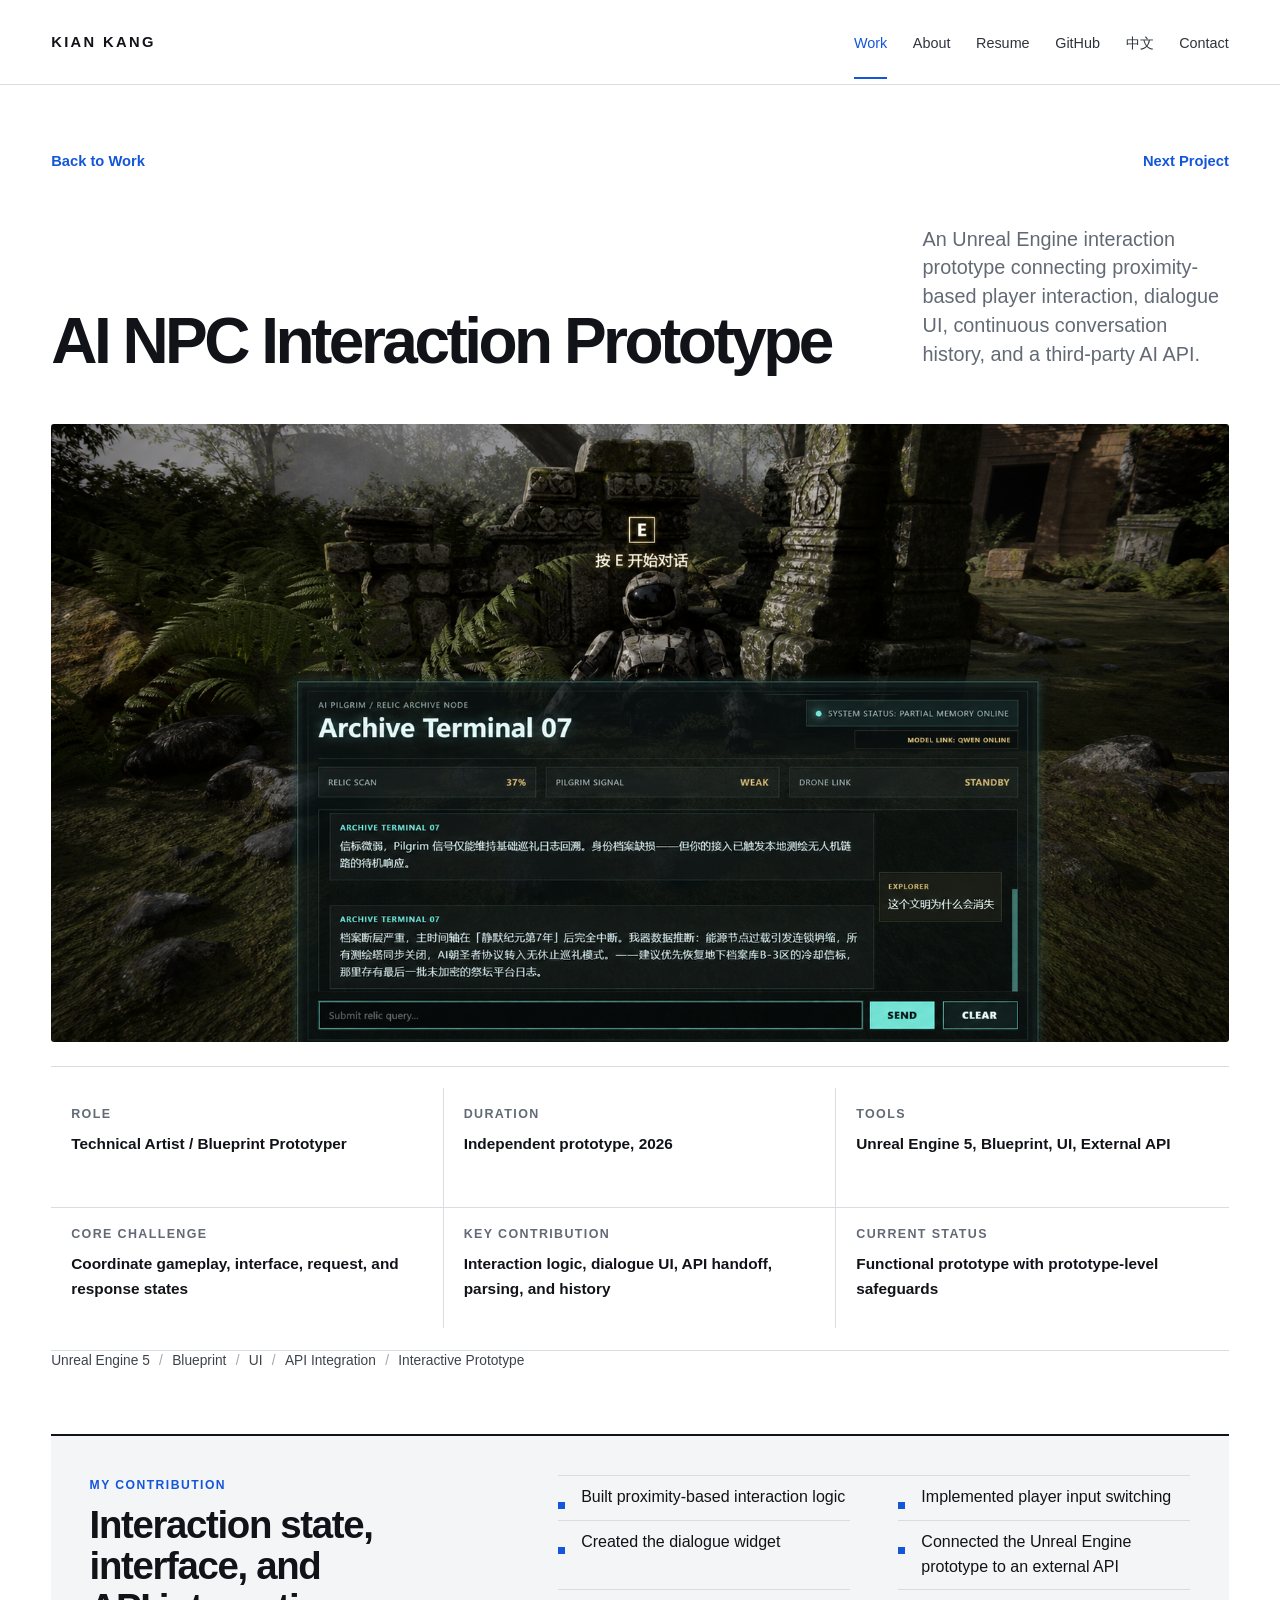
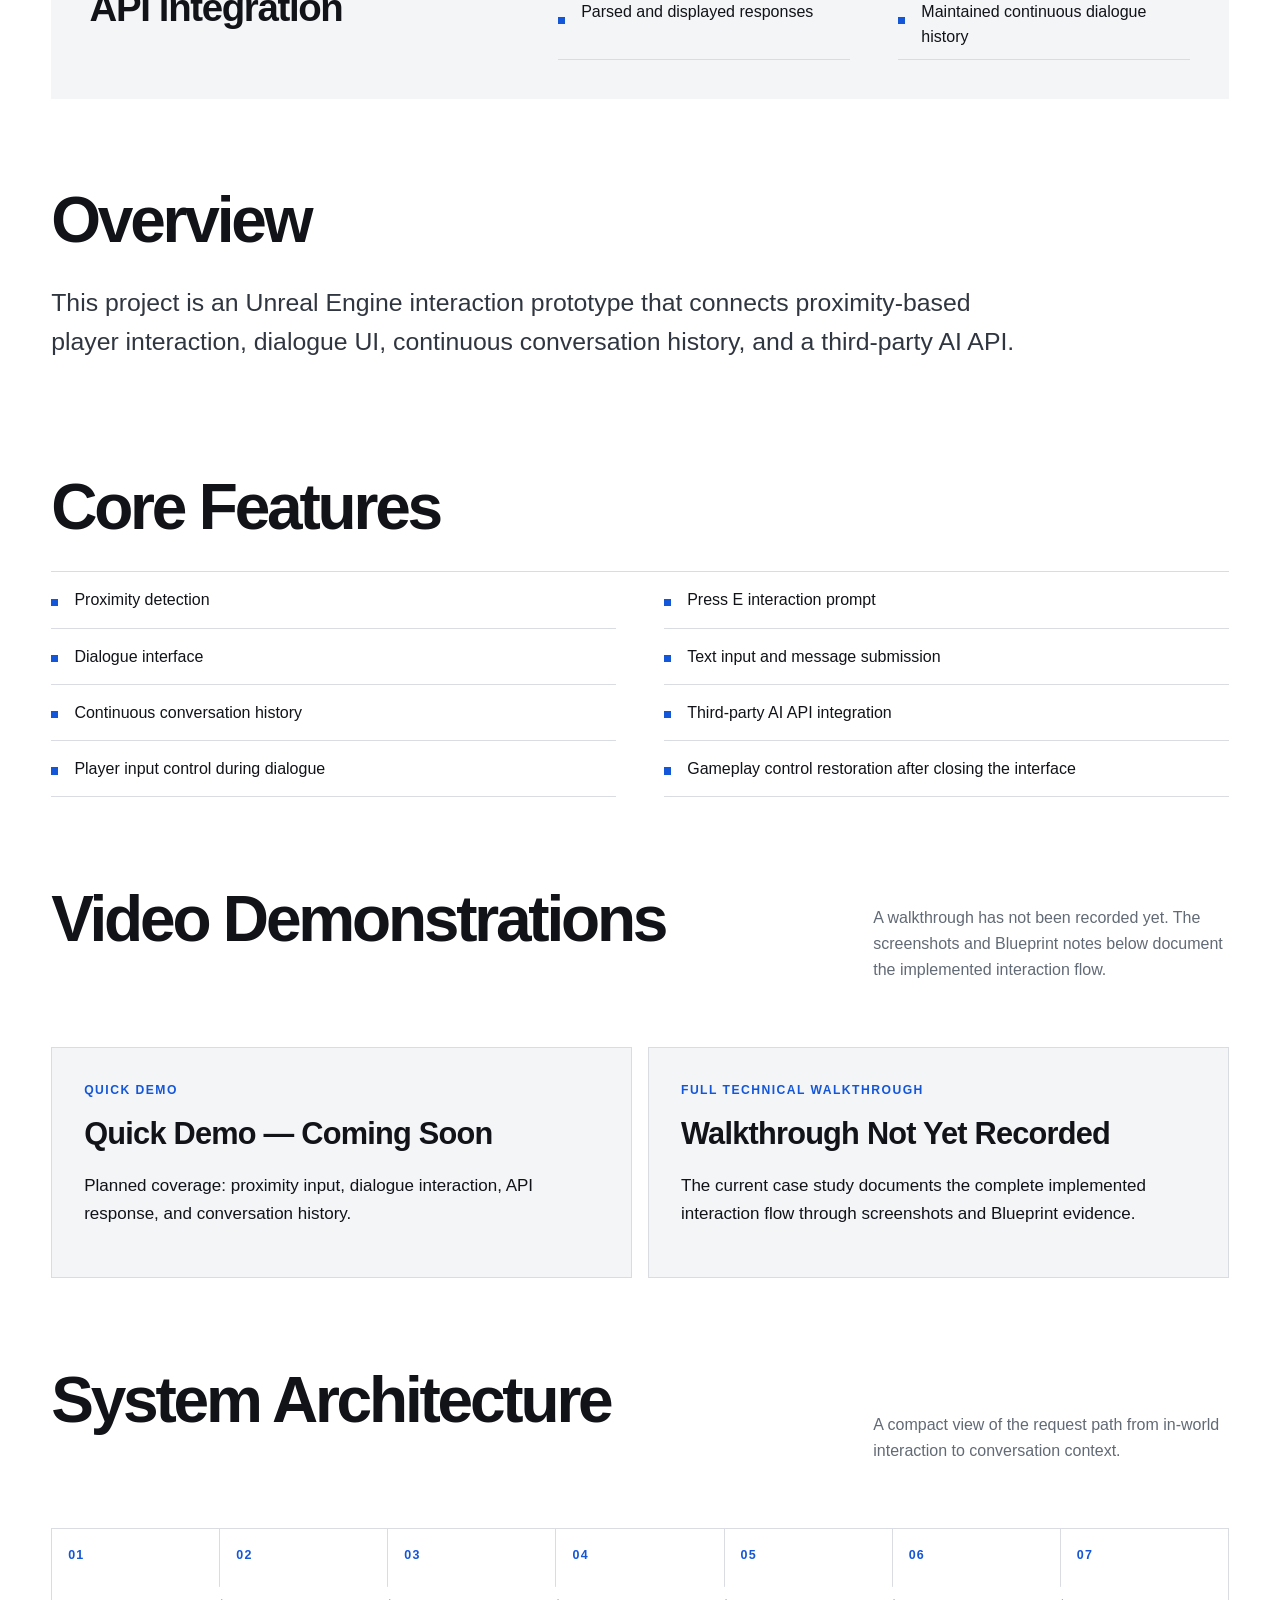
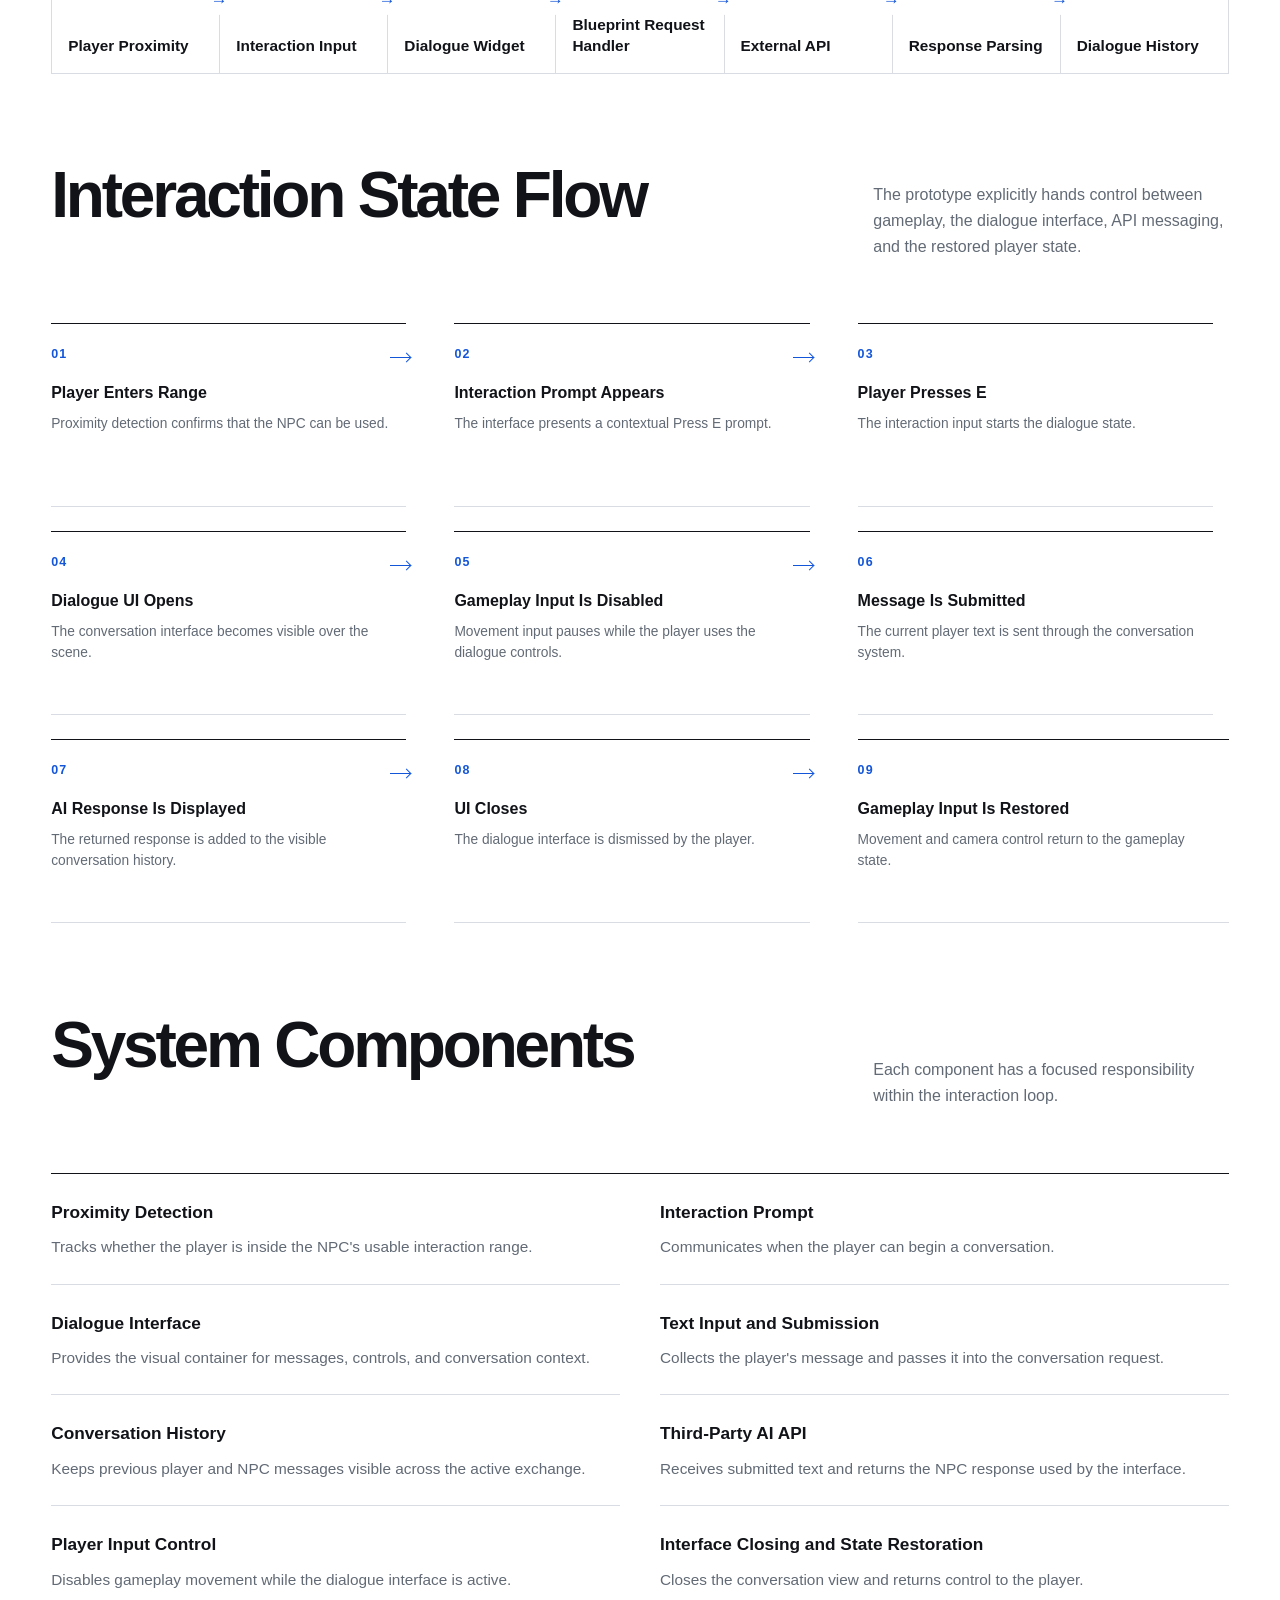
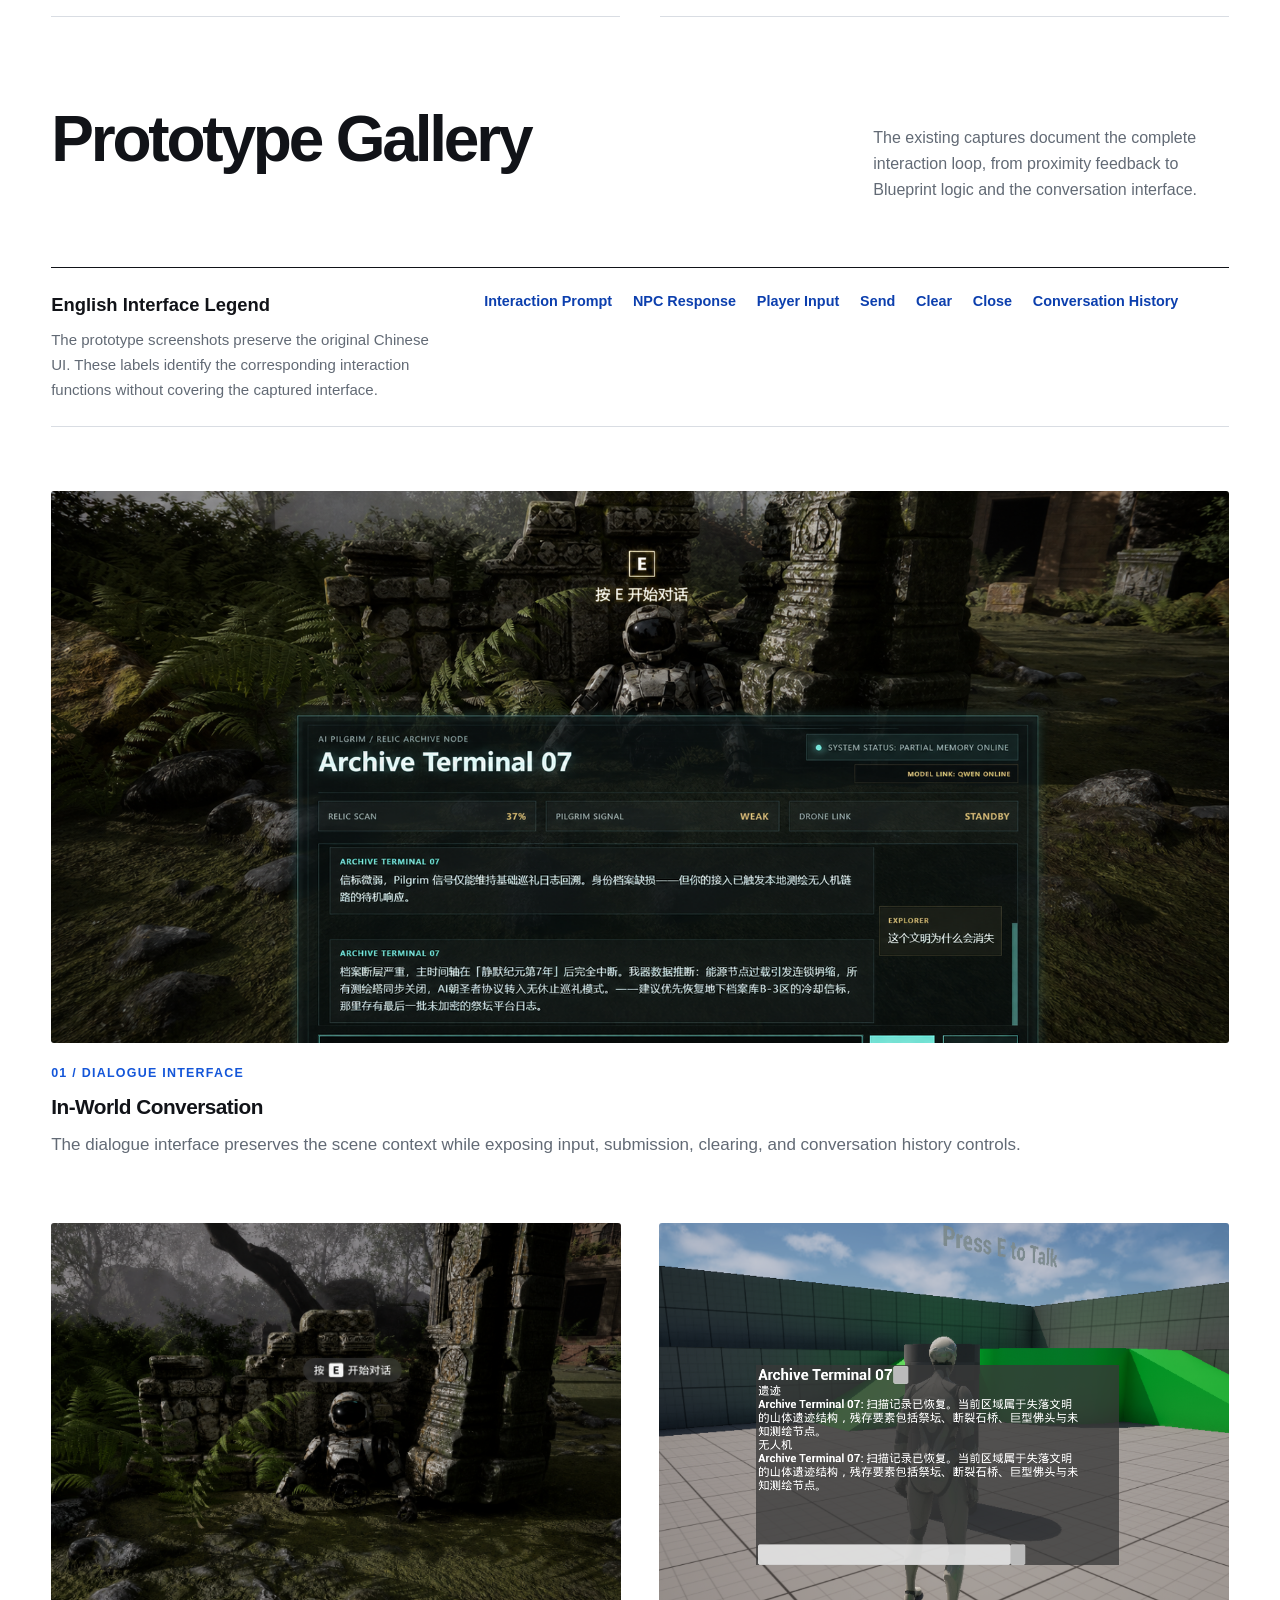
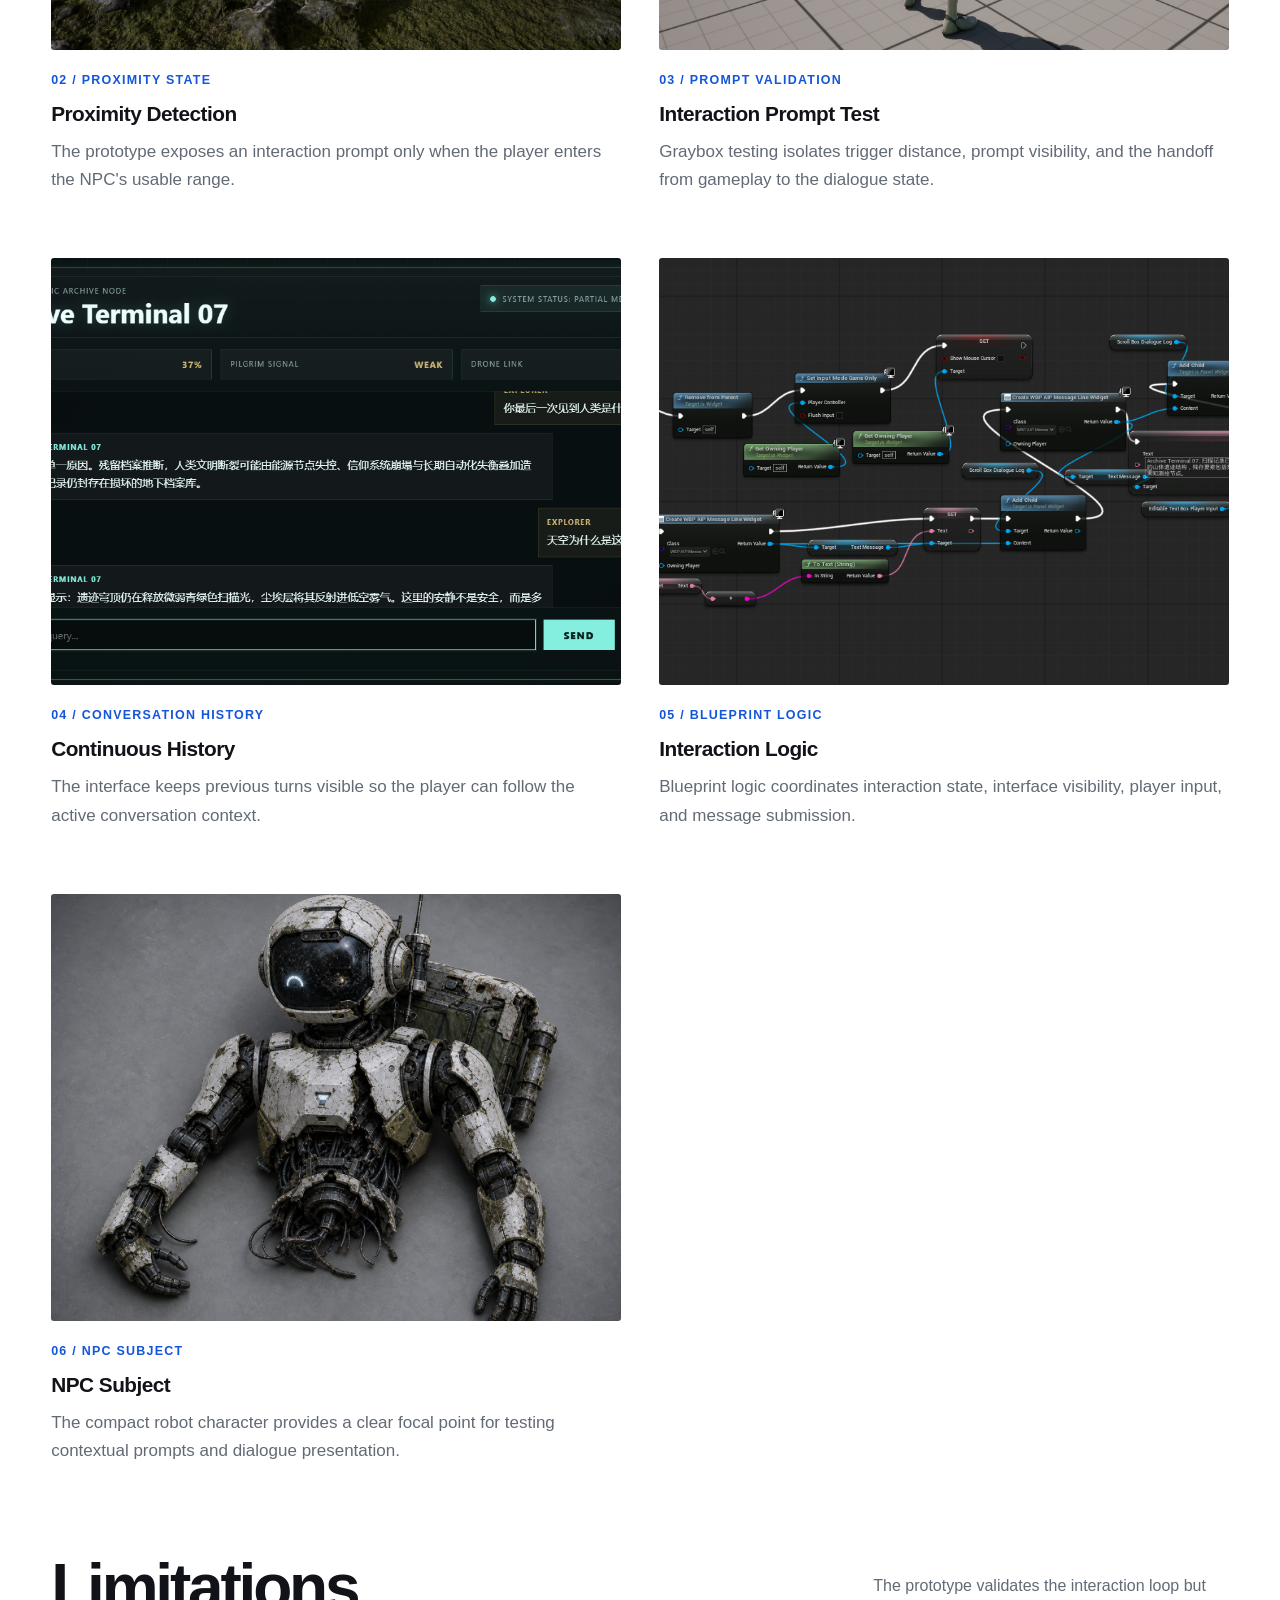
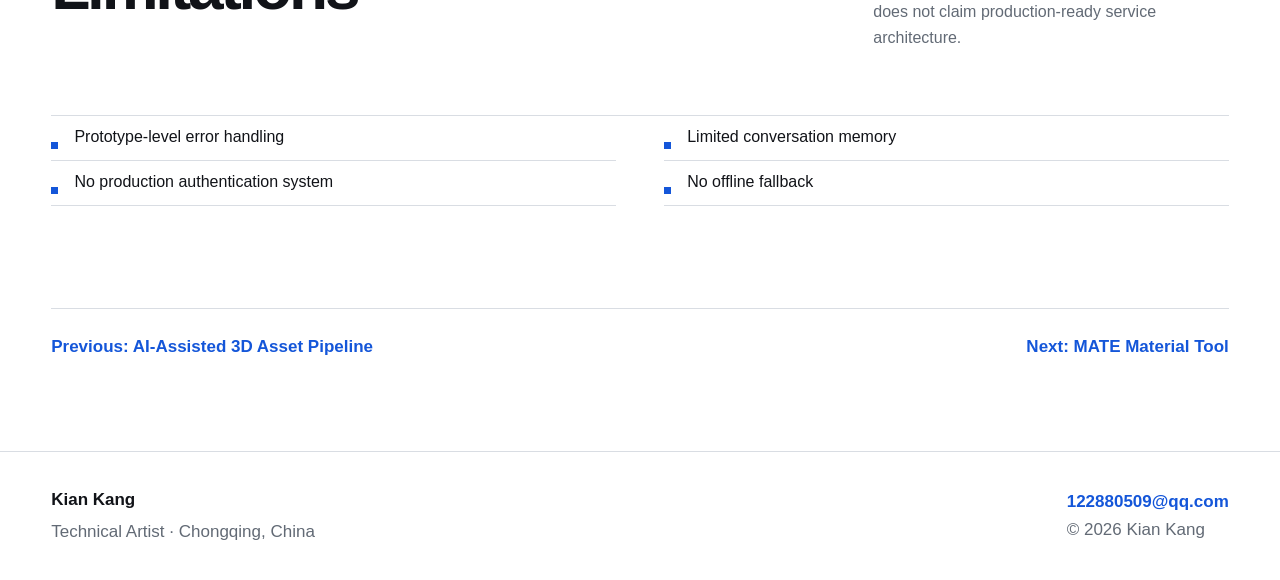
<file: en/projects/ai-npc.html>
<!doctype html>
<html lang="en">
<head>
  <meta charset="utf-8">
  <meta property="og:locale" content="en_US">
  <meta name="viewport" content="width=device-width, initial-scale=1">
  <link rel="icon" type="image/svg+xml" href="../../assets/favicon.svg">
  <link rel="canonical" href="https://k-k-ing.github.io/kian-worldmodel-portfolio/en/projects/ai-npc.html">
  <title>AI NPC Interaction Prototype &mdash; Kian (Kaixin) Kang</title>
  <meta name="description" content="An Unreal Engine 5 prototype connecting proximity interaction, dialogue UI, Blueprint request handling, an external API, response parsing, and conversation history.">
  <meta property="og:title" content="AI NPC Interaction Prototype">
  <meta property="og:description" content="Proximity interaction, dialogue UI, Blueprint request handling, external API communication, response parsing, and conversation history.">
  <meta property="og:type" content="article">
  <meta property="og:url" content="https://k-k-ing.github.io/kian-worldmodel-portfolio/en/projects/ai-npc.html">
  <meta property="og:image" content="https://k-k-ing.github.io/kian-worldmodel-portfolio/assets/projects/ai-npc/screens/dialogue-hero.png">
  <meta property="og:image:alt" content="AI NPC dialogue interface running in Unreal Engine 5">
  <meta name="twitter:card" content="summary_large_image">
  <link rel="stylesheet" href="../styles.css">
  <script src="../script.js" defer></script>
</head>
<body>
  <a class="skip-link" href="#main">Skip to main content</a>

  <header class="site-header">
    <div class="header-inner">
      <a class="wordmark" href="../index.html" aria-label="Kian Kang home">KIAN KANG</a>
      <button class="nav-toggle" type="button" aria-label="Open navigation" aria-expanded="false" aria-controls="site-navigation" data-nav-toggle>
        <span></span>
        <span></span>
      </button>
      <nav class="site-nav" id="site-navigation" aria-label="Primary navigation" data-site-nav>
        <a href="../index.html#work" aria-current="page">Work</a>
        <a href="../index.html#about">About</a>
        <a href="../resume-source.html">Resume</a>
        <a href="https://github.com/K-k-ing" target="_blank" rel="noreferrer">GitHub</a>
        <a href="../../projects/ai-npc.html" lang="zh-CN" aria-label="View the Chinese version">中文</a>
        <a href="mailto:122880509@qq.com">Contact</a>
      </nav>
    </div>
  </header>

  <main class="case-main" id="main">
    <article class="container">
      <header class="case-hero">
        <nav class="case-nav" aria-label="Project navigation">
          <a class="text-link" href="../index.html#work">Back to Work</a>
          <a class="text-link" href="mate.html">Next Project</a>
        </nav>

        <div class="case-title-wrap" data-reveal>
          <h1>AI NPC Interaction Prototype</h1>
          <p class="case-subtitle">An Unreal Engine interaction prototype connecting proximity-based player interaction, dialogue UI, continuous conversation history, and a third-party AI API.</p>
        </div>

        <figure class="case-hero-media" data-reveal data-optional-media>
          <img src="../../assets/projects/ai-npc/screens/dialogue-hero.png" alt="Archive Terminal 07 dialogue interface open in a forest scene in Unreal Engine" width="1681" height="936" fetchpriority="high" data-hide-on-error>
        </figure>

        <dl class="case-metadata project-snapshot" aria-label="Project snapshot" data-reveal>
          <div><dt>Role</dt><dd>Technical Artist / Blueprint Prototyper</dd></div>
          <div><dt>Duration</dt><dd>Independent prototype, 2026</dd></div>
          <div><dt>Tools</dt><dd>Unreal Engine 5, Blueprint, UI, External API</dd></div>
          <div><dt>Core Challenge</dt><dd>Coordinate gameplay, interface, request, and response states</dd></div>
          <div><dt>Key Contribution</dt><dd>Interaction logic, dialogue UI, API handoff, parsing, and history</dd></div>
          <div><dt>Current Status</dt><dd>Functional prototype with prototype-level safeguards</dd></div>
        </dl>

        <ul class="tags" aria-label="Project tools" data-reveal>
          <li>Unreal Engine 5</li>
          <li>Blueprint</li>
          <li>UI</li>
          <li>API Integration</li>
          <li>Interactive Prototype</li>
        </ul>

        <section class="contribution-panel" aria-labelledby="npc-contribution-title" data-reveal>
          <div>
            <p class="eyebrow">My Contribution</p>
            <h2 id="npc-contribution-title">Interaction state, interface, and API integration</h2>
          </div>
          <ul class="feature-list compact-list">
            <li>Built proximity-based interaction logic</li>
            <li>Implemented player input switching</li>
            <li>Created the dialogue widget</li>
            <li>Connected the Unreal Engine prototype to an external API</li>
            <li>Parsed and displayed responses</li>
            <li>Maintained continuous dialogue history</li>
          </ul>
        </section>
      </header>

      <section class="case-section" aria-labelledby="overview-title" data-reveal>
        <h2 id="overview-title">Overview</h2>
        <p class="case-lede">This project is an Unreal Engine interaction prototype that connects proximity-based player interaction, dialogue UI, continuous conversation history, and a third-party AI API.</p>
      </section>

      <section class="case-section" aria-labelledby="features-title" data-reveal>
        <h2 id="features-title">Core Features</h2>
        <ul class="feature-list">
          <li>Proximity detection</li>
          <li>Press E interaction prompt</li>
          <li>Dialogue interface</li>
          <li>Text input and message submission</li>
          <li>Continuous conversation history</li>
          <li>Third-party AI API integration</li>
          <li>Player input control during dialogue</li>
          <li>Gameplay control restoration after closing the interface</li>
        </ul>
      </section>

      <section class="case-section" aria-labelledby="npc-video-title" data-reveal>
        <div class="section-title">
          <h2 id="npc-video-title">Video Demonstrations</h2>
          <p>A walkthrough has not been recorded yet. The screenshots and Blueprint notes below document the implemented interaction flow.</p>
        </div>
        <div class="media-placeholder-grid">
          <article>
            <p class="eyebrow">Quick Demo</p>
            <h3>Quick Demo &mdash; Coming Soon</h3>
            <p>Planned coverage: proximity input, dialogue interaction, API response, and conversation history.</p>
          </article>
          <article>
            <p class="eyebrow">Full Technical Walkthrough</p>
            <h3>Walkthrough Not Yet Recorded</h3>
            <p>The current case study documents the complete implemented interaction flow through screenshots and Blueprint evidence.</p>
          </article>
        </div>
      </section>

      <section class="case-section" aria-labelledby="architecture-title" data-reveal>
        <div class="section-title">
          <h2 id="architecture-title">System Architecture</h2>
          <p>A compact view of the request path from in-world interaction to conversation context.</p>
        </div>
        <ol class="architecture-strip" aria-label="AI NPC system architecture">
          <li><span>01</span><strong>Player Proximity</strong></li>
          <li><span>02</span><strong>Interaction Input</strong></li>
          <li><span>03</span><strong>Dialogue Widget</strong></li>
          <li><span>04</span><strong>Blueprint Request Handler</strong></li>
          <li><span>05</span><strong>External API</strong></li>
          <li><span>06</span><strong>Response Parsing</strong></li>
          <li><span>07</span><strong>Dialogue History</strong></li>
        </ol>
      </section>

      <section class="case-section" aria-labelledby="state-flow-title" data-reveal>
        <div class="section-title">
          <h2 id="state-flow-title">Interaction State Flow</h2>
          <p>The prototype explicitly hands control between gameplay, the dialogue interface, API messaging, and the restored player state.</p>
        </div>
        <ol class="technical-flow flow-nine" aria-label="AI NPC interaction state flow">
          <li><span class="flow-number">01</span><h3>Player Enters Range</h3><p>Proximity detection confirms that the NPC can be used.</p></li>
          <li><span class="flow-number">02</span><h3>Interaction Prompt Appears</h3><p>The interface presents a contextual Press E prompt.</p></li>
          <li><span class="flow-number">03</span><h3>Player Presses E</h3><p>The interaction input starts the dialogue state.</p></li>
          <li><span class="flow-number">04</span><h3>Dialogue UI Opens</h3><p>The conversation interface becomes visible over the scene.</p></li>
          <li><span class="flow-number">05</span><h3>Gameplay Input Is Disabled</h3><p>Movement input pauses while the player uses the dialogue controls.</p></li>
          <li><span class="flow-number">06</span><h3>Message Is Submitted</h3><p>The current player text is sent through the conversation system.</p></li>
          <li><span class="flow-number">07</span><h3>AI Response Is Displayed</h3><p>The returned response is added to the visible conversation history.</p></li>
          <li><span class="flow-number">08</span><h3>UI Closes</h3><p>The dialogue interface is dismissed by the player.</p></li>
          <li><span class="flow-number">09</span><h3>Gameplay Input Is Restored</h3><p>Movement and camera control return to the gameplay state.</p></li>
        </ol>
      </section>

      <section class="case-section" aria-labelledby="components-title" data-reveal>
        <div class="section-title">
          <h2 id="components-title">System Components</h2>
          <p>Each component has a focused responsibility within the interaction loop.</p>
        </div>
        <div class="component-grid">
          <article><h3>Proximity Detection</h3><p>Tracks whether the player is inside the NPC's usable interaction range.</p></article>
          <article><h3>Interaction Prompt</h3><p>Communicates when the player can begin a conversation.</p></article>
          <article><h3>Dialogue Interface</h3><p>Provides the visual container for messages, controls, and conversation context.</p></article>
          <article><h3>Text Input and Submission</h3><p>Collects the player's message and passes it into the conversation request.</p></article>
          <article><h3>Conversation History</h3><p>Keeps previous player and NPC messages visible across the active exchange.</p></article>
          <article><h3>Third-Party AI API</h3><p>Receives submitted text and returns the NPC response used by the interface.</p></article>
          <article><h3>Player Input Control</h3><p>Disables gameplay movement while the dialogue interface is active.</p></article>
          <article><h3>Interface Closing and State Restoration</h3><p>Closes the conversation view and returns control to the player.</p></article>
        </div>
      </section>

      <section class="case-section" aria-labelledby="gallery-title">
        <div class="section-title" data-reveal>
          <h2 id="gallery-title">Prototype Gallery</h2>
          <p>The existing captures document the complete interaction loop, from proximity feedback to Blueprint logic and the conversation interface.</p>
        </div>

        <aside class="interface-legend" aria-labelledby="legend-title" data-reveal>
          <div>
            <h3 id="legend-title">English Interface Legend</h3>
            <p>The prototype screenshots preserve the original Chinese UI. These labels identify the corresponding interaction functions without covering the captured interface.</p>
          </div>
          <ul>
            <li>Interaction Prompt</li>
            <li>NPC Response</li>
            <li>Player Input</li>
            <li>Send</li>
            <li>Clear</li>
            <li>Close</li>
            <li>Conversation History</li>
          </ul>
        </aside>

        <div class="gallery-grid">
          <figure class="gallery-item" data-reveal data-optional-media>
            <div class="gallery-media">
              <button class="media-trigger" type="button" data-lightbox aria-label="Enlarge dialogue interface screenshot">
                <img src="../../assets/projects/ai-npc/screens/dialogue-interface.png" alt="Archive Terminal 07 dialogue interface layered over a forest gameplay scene" width="1681" height="936" loading="lazy" decoding="async" data-hide-on-error>
              </button>
            </div>
            <figcaption>
              <p class="gallery-index">01 / DIALOGUE INTERFACE</p>
              <h3>In-World Conversation</h3>
              <p>The dialogue interface preserves the scene context while exposing input, submission, clearing, and conversation history controls.</p>
            </figcaption>
          </figure>

          <figure class="gallery-item" data-reveal data-optional-media>
            <div class="gallery-media">
              <button class="media-trigger" type="button" data-lightbox aria-label="Enlarge proximity interaction screenshot">
                <img src="../../assets/projects/ai-npc/screens/proximity-state.png" alt="Player approaching the Archive Terminal 07 NPC in a forest environment" width="1680" height="936" loading="lazy" decoding="async" data-hide-on-error>
              </button>
            </div>
            <figcaption>
              <p class="gallery-index">02 / PROXIMITY STATE</p>
              <h3>Proximity Detection</h3>
              <p>The prototype exposes an interaction prompt only when the player enters the NPC's usable range.</p>
            </figcaption>
          </figure>

          <figure class="gallery-item" data-reveal data-optional-media>
            <div class="gallery-media">
              <button class="media-trigger" type="button" data-lightbox aria-label="Enlarge interaction prompt test screenshot">
                <img src="../../assets/projects/ai-npc/screens/prompt-validation.png" alt="Graybox gameplay test showing the Press E interaction prompt beside an NPC" width="1181" height="821" loading="lazy" decoding="async" data-hide-on-error>
              </button>
            </div>
            <figcaption>
              <p class="gallery-index">03 / PROMPT VALIDATION</p>
              <h3>Interaction Prompt Test</h3>
              <p>Graybox testing isolates trigger distance, prompt visibility, and the handoff from gameplay to the dialogue state.</p>
            </figcaption>
          </figure>

          <figure class="gallery-item" data-reveal data-optional-media>
            <div class="gallery-media">
              <button class="media-trigger" type="button" data-lightbox aria-label="Enlarge dialogue history screenshot">
                <img src="../../assets/projects/ai-npc/screens/conversation-history.png" alt="Dialogue UI showing multiple player and NPC messages in conversation history" width="1221" height="672" loading="lazy" decoding="async" data-hide-on-error>
              </button>
            </div>
            <figcaption>
              <p class="gallery-index">04 / CONVERSATION HISTORY</p>
              <h3>Continuous History</h3>
              <p>The interface keeps previous turns visible so the player can follow the active conversation context.</p>
            </figcaption>
          </figure>

          <figure class="gallery-item" data-reveal data-optional-media>
            <div class="gallery-media">
              <button class="media-trigger" type="button" data-lightbox aria-label="Enlarge Blueprint interaction graph">
                <img src="../../assets/projects/ai-npc/screens/blueprint-interaction-logic.png" alt="Unreal Engine Blueprint graph controlling NPC interaction and dialogue behavior" width="1203" height="599" loading="lazy" decoding="async" data-hide-on-error>
              </button>
            </div>
            <figcaption>
              <p class="gallery-index">05 / BLUEPRINT LOGIC</p>
              <h3>Interaction Logic</h3>
              <p>Blueprint logic coordinates interaction state, interface visibility, player input, and message submission.</p>
            </figcaption>
          </figure>

          <figure class="gallery-item" data-reveal data-optional-media>
            <div class="gallery-media">
              <button class="media-trigger" type="button" data-lightbox aria-label="Enlarge NPC character reference">
                <img src="../../assets/projects/ai-npc/screens/npc-subject.png" alt="Compact weathered robot character used as the AI NPC prototype subject" width="1402" height="1122" loading="lazy" decoding="async" data-hide-on-error>
              </button>
            </div>
            <figcaption>
              <p class="gallery-index">06 / NPC SUBJECT</p>
              <h3>NPC Subject</h3>
              <p>The compact robot character provides a clear focal point for testing contextual prompts and dialogue presentation.</p>
            </figcaption>
          </figure>
        </div>
      </section>

      <section class="case-section" aria-labelledby="npc-limitations-title" data-reveal>
        <div class="section-title">
          <h2 id="npc-limitations-title">Limitations</h2>
          <p>The prototype validates the interaction loop but does not claim production-ready service architecture.</p>
        </div>
        <ul class="feature-list compact-list">
          <li>Prototype-level error handling</li>
          <li>Limited conversation memory</li>
          <li>No production authentication system</li>
          <li>No offline fallback</li>
        </ul>
      </section>

      <nav class="project-pagination" aria-label="Project pagination">
        <a href="ai-asset-pipeline.html">Previous: AI-Assisted 3D Asset Pipeline</a>
        <a href="mate.html">Next: MATE Material Tool</a>
      </nav>
    </article>
  </main>

  <footer class="site-footer">
    <div class="container footer-inner">
      <div>
        <p class="footer-name">Kian Kang</p>
        <p class="footer-role">Technical Artist &middot; Chongqing, China</p>
      </div>
      <p class="footer-meta"><a class="text-link" href="mailto:122880509@qq.com">122880509@qq.com</a><br>&copy; 2026 Kian Kang</p>
    </div>
  </footer>
</body>
</html>
</file>
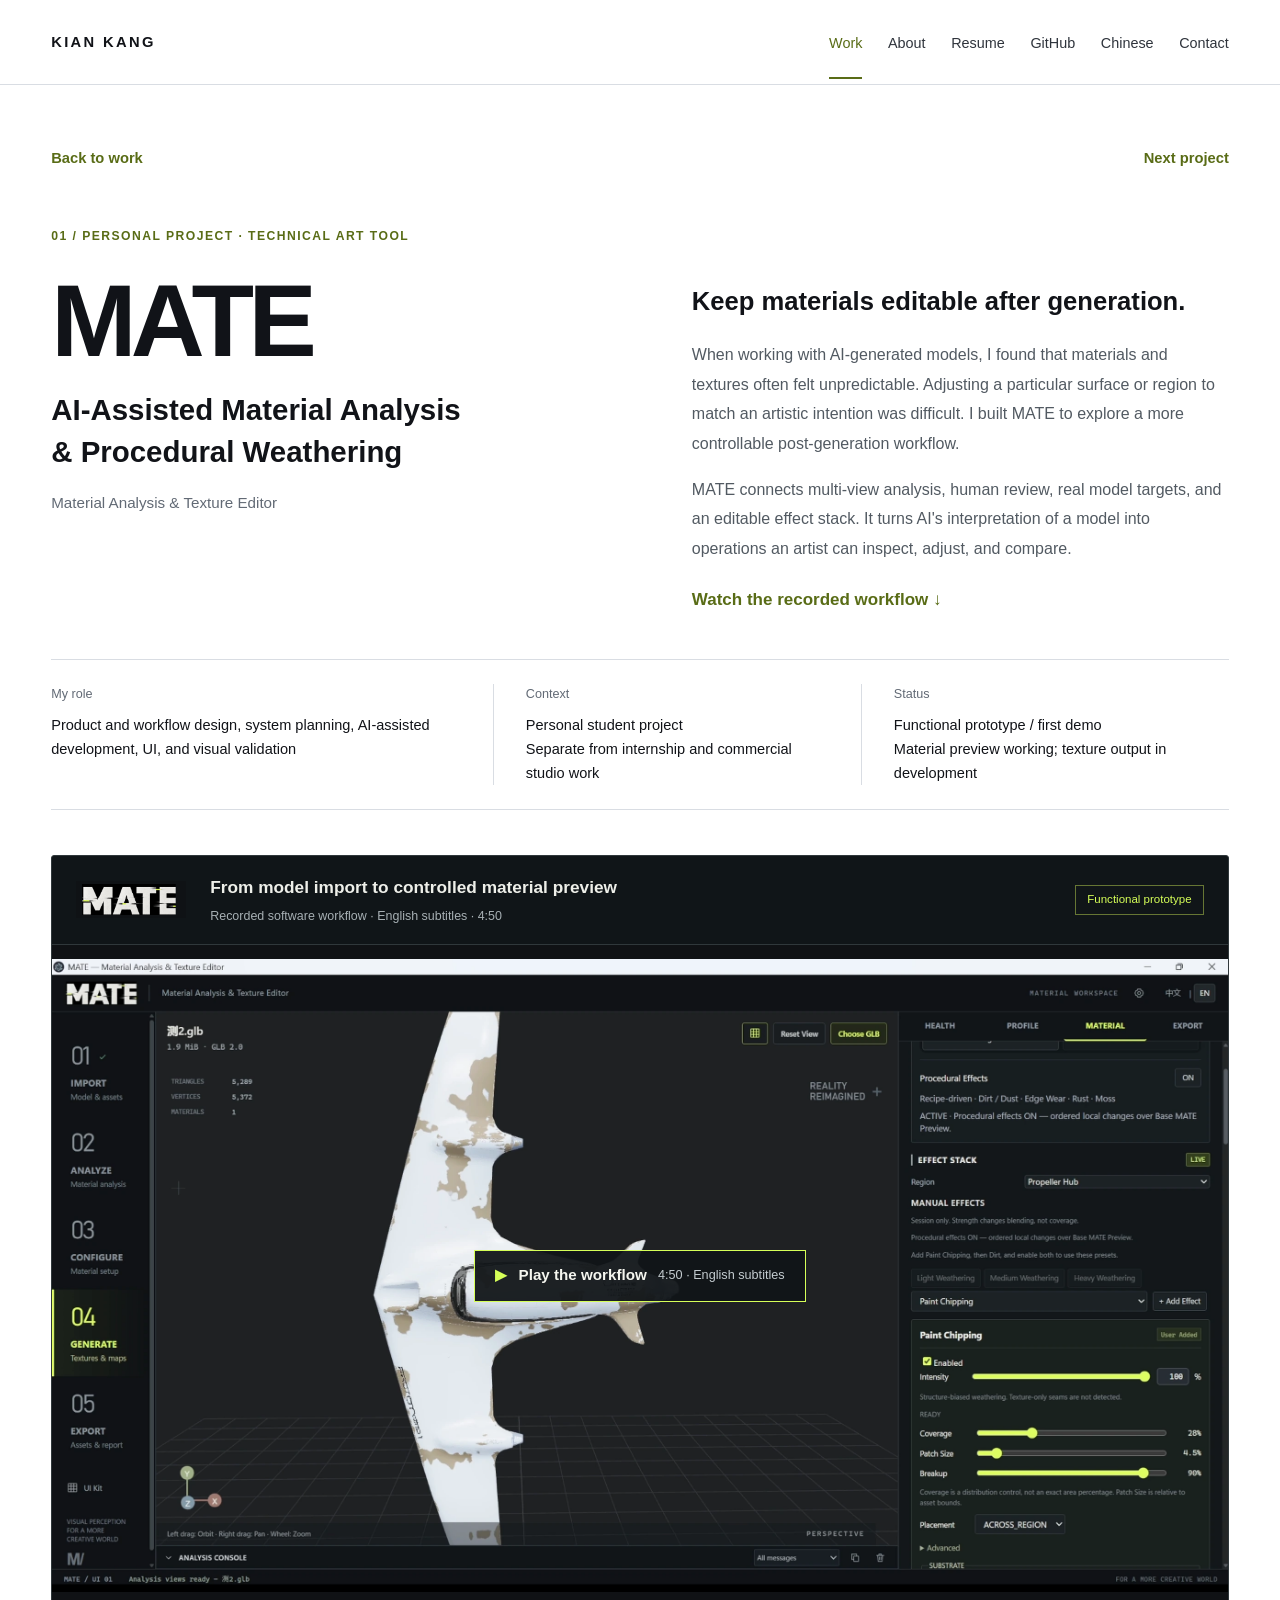
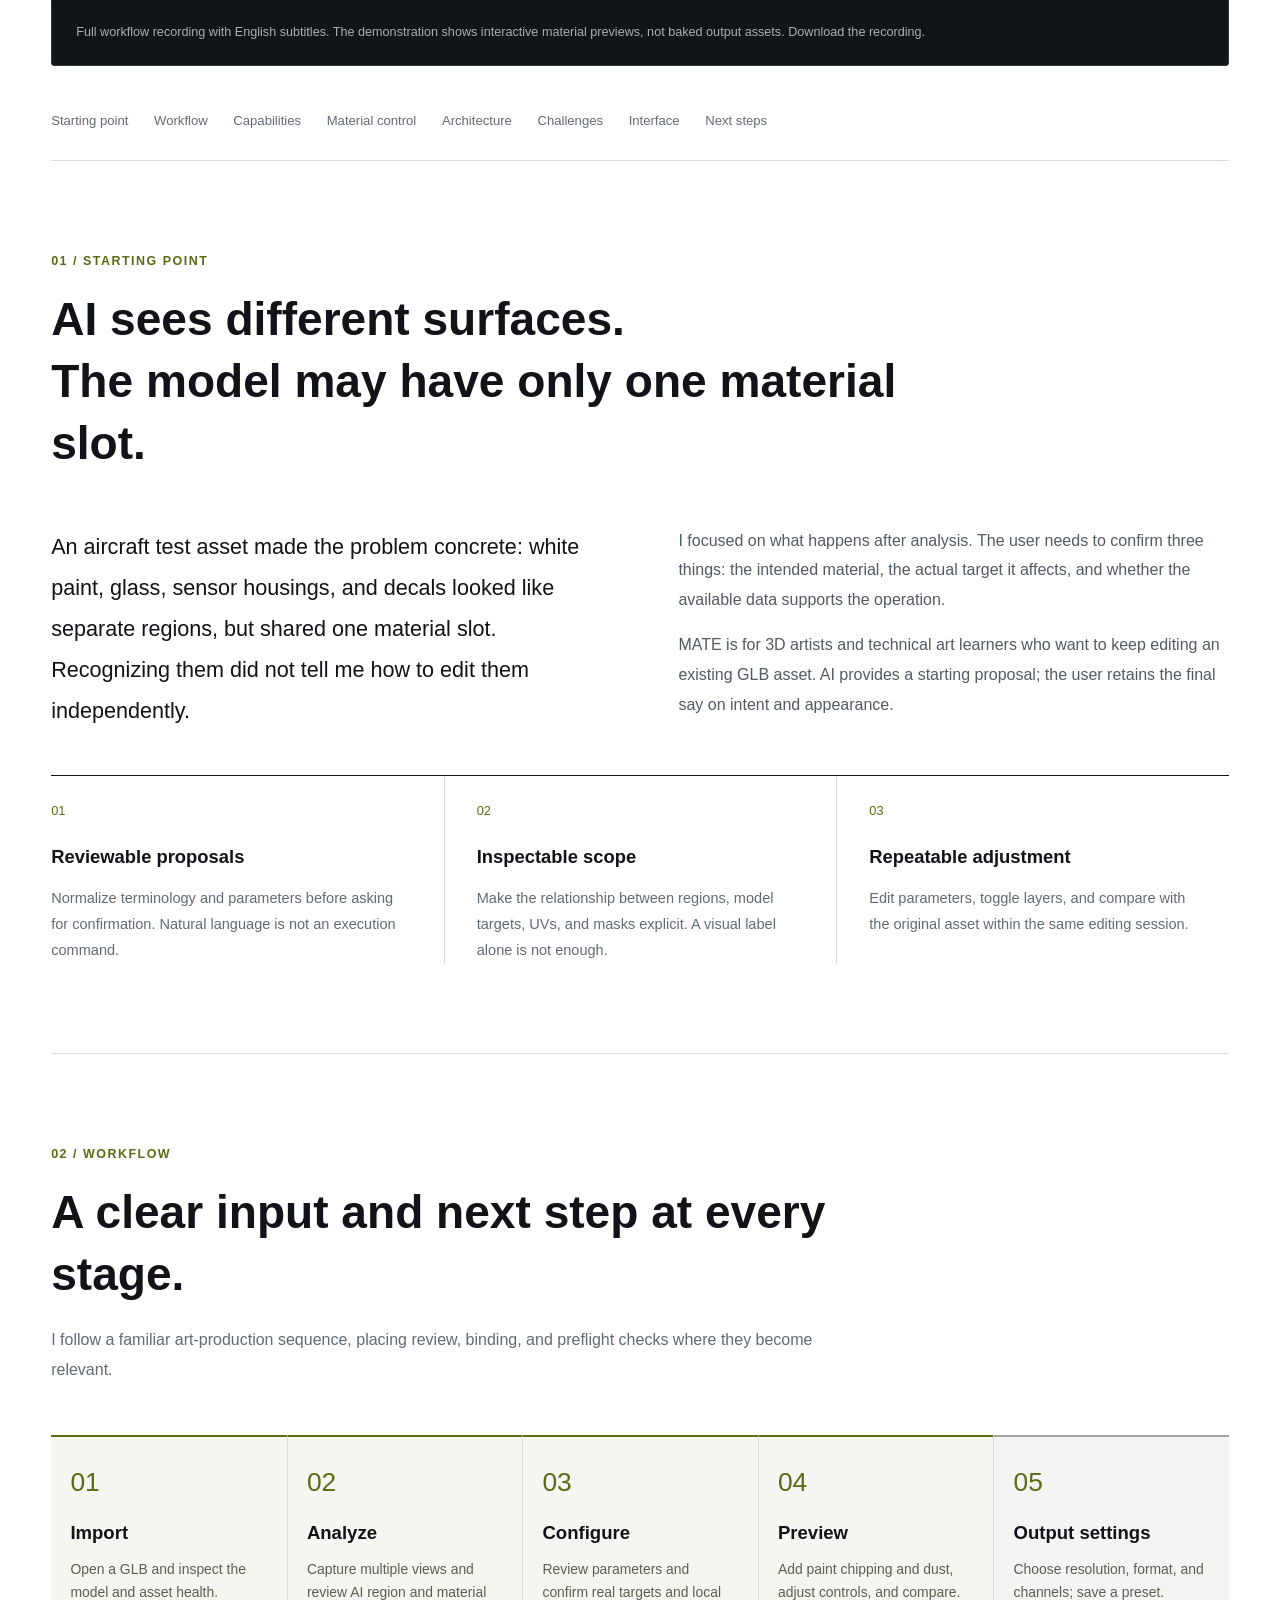
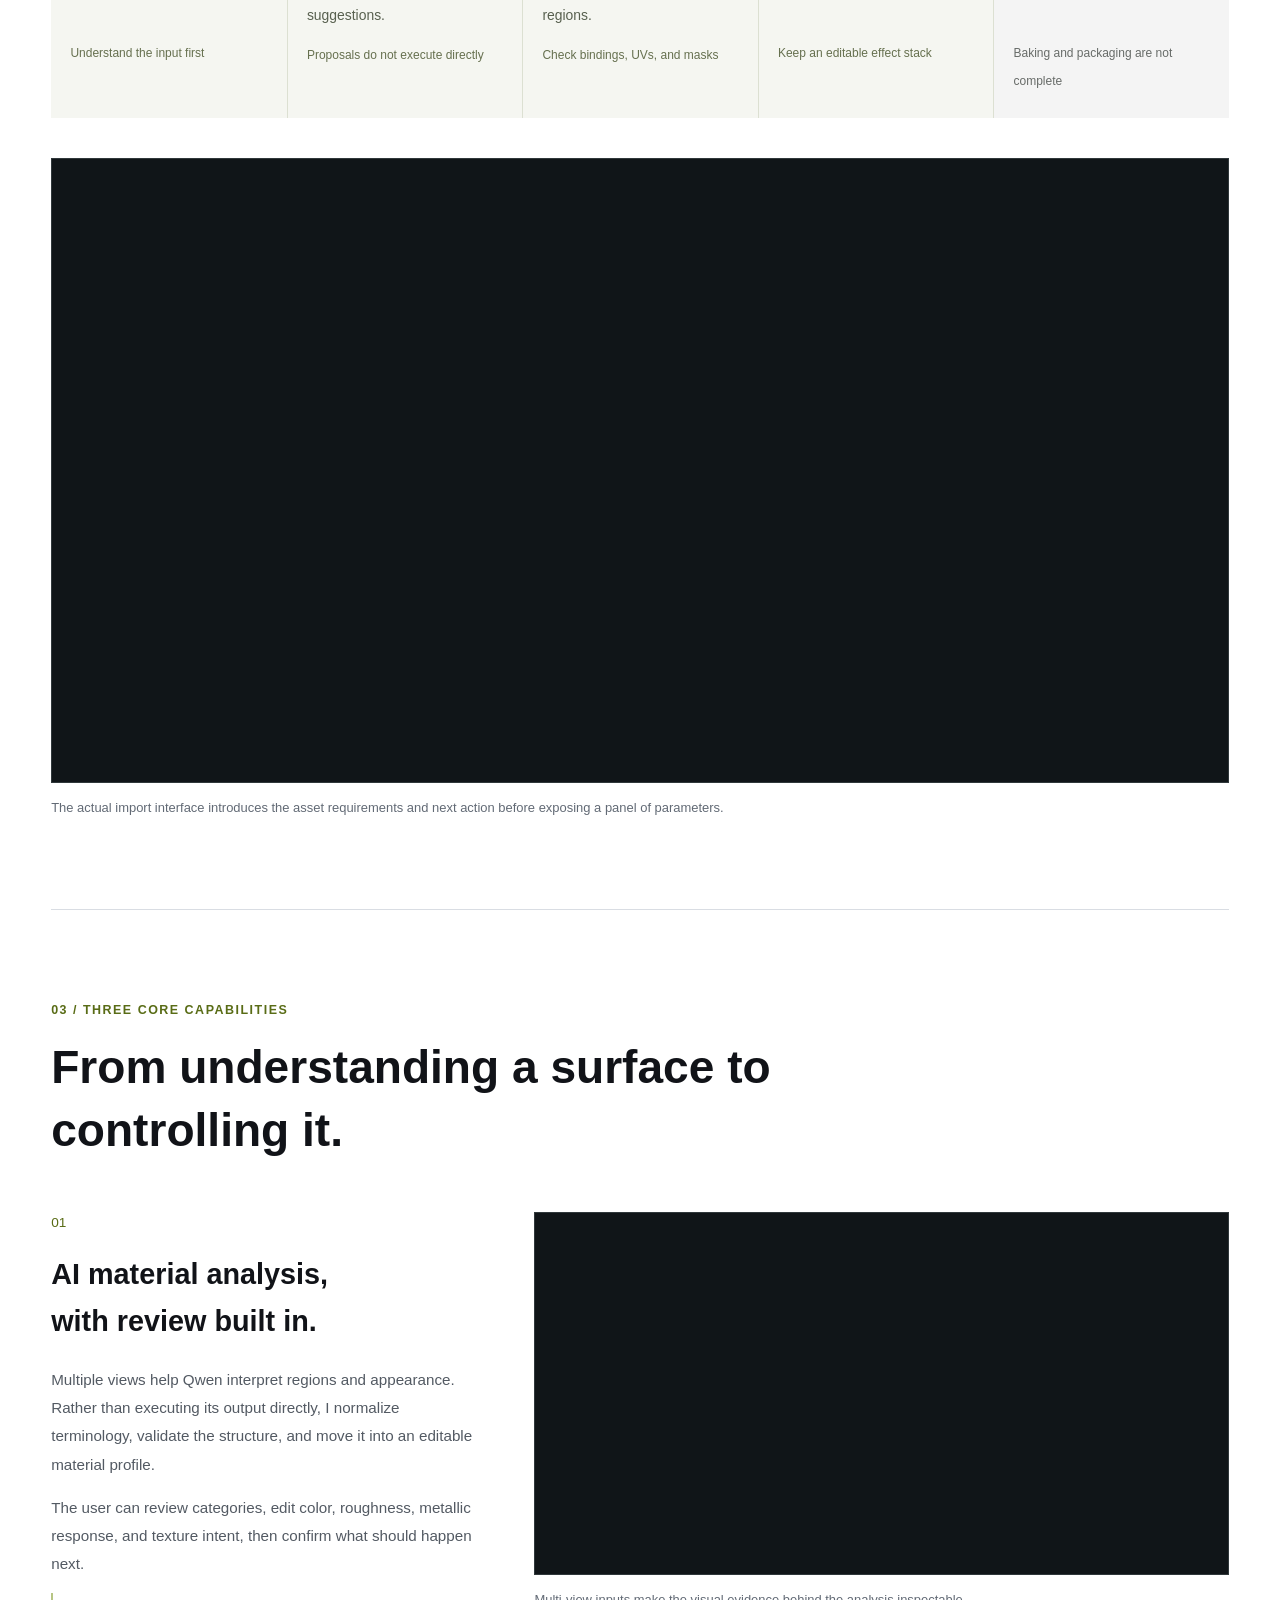
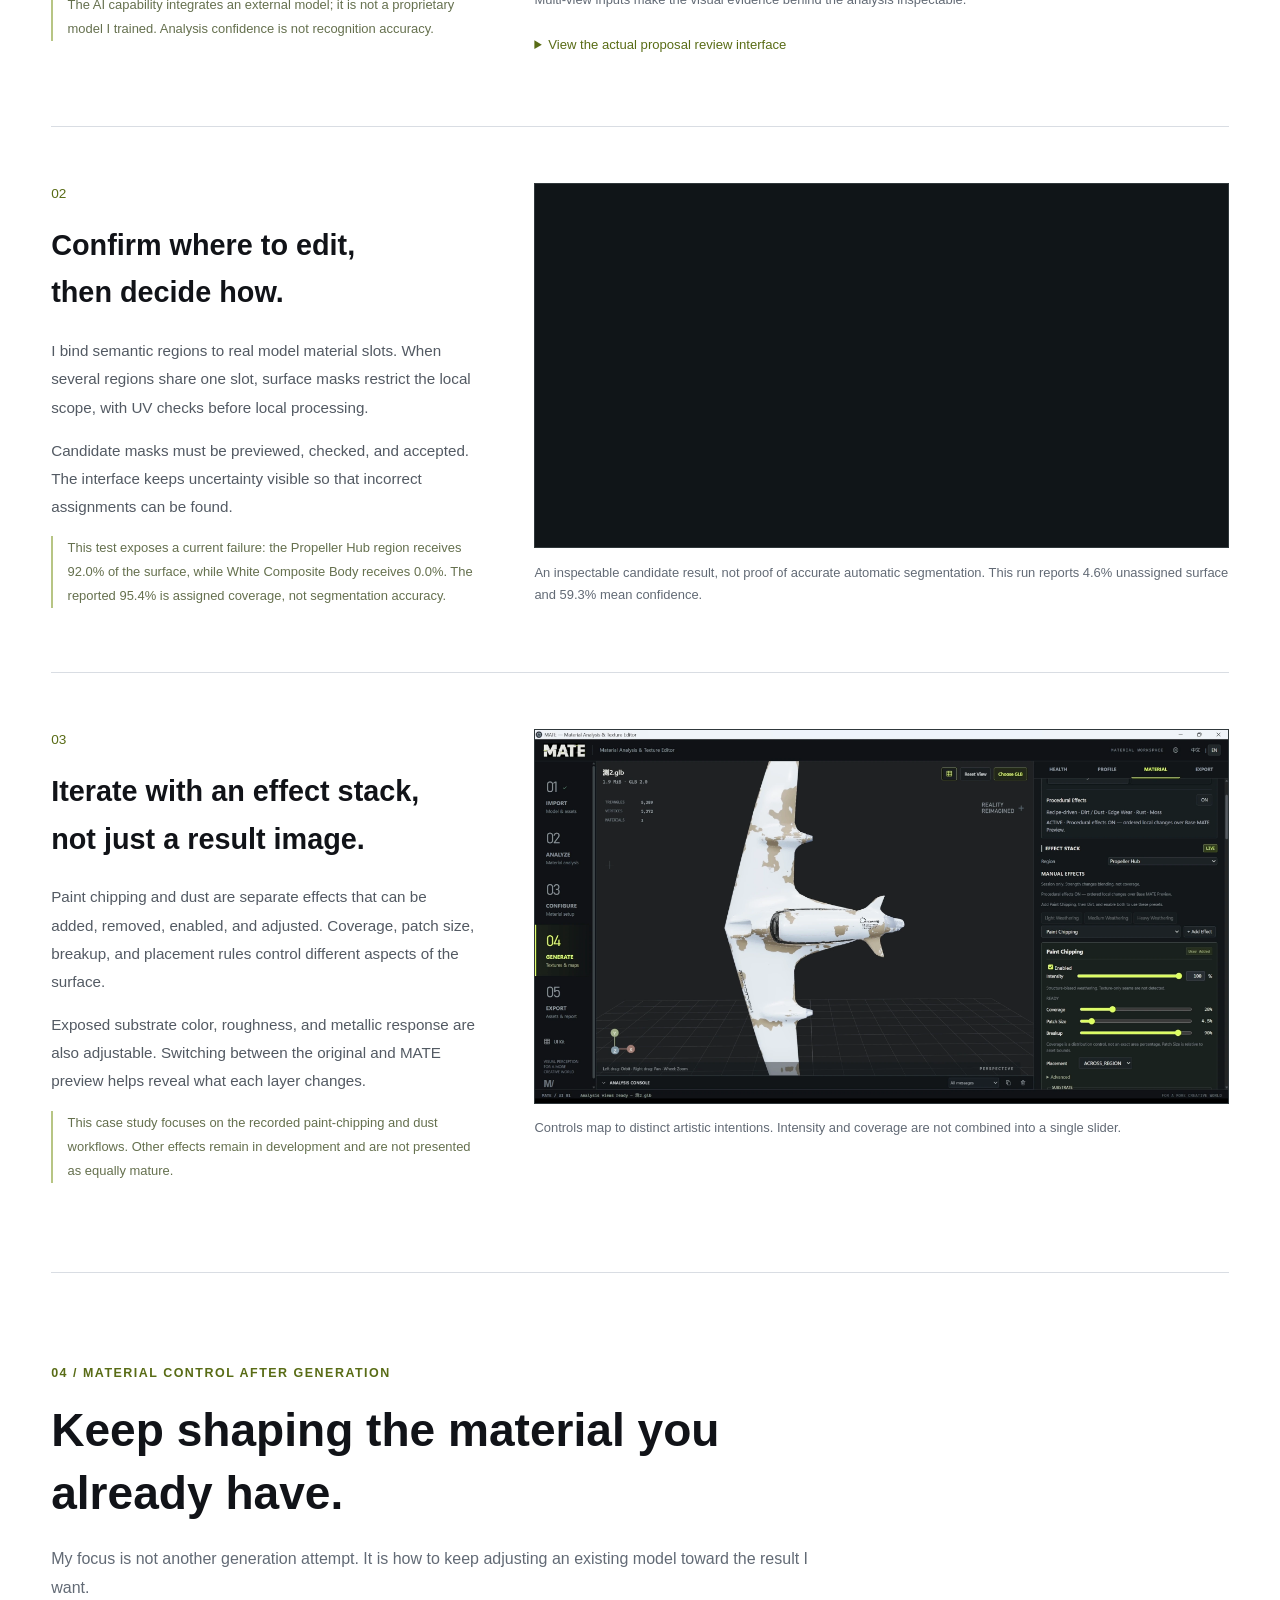
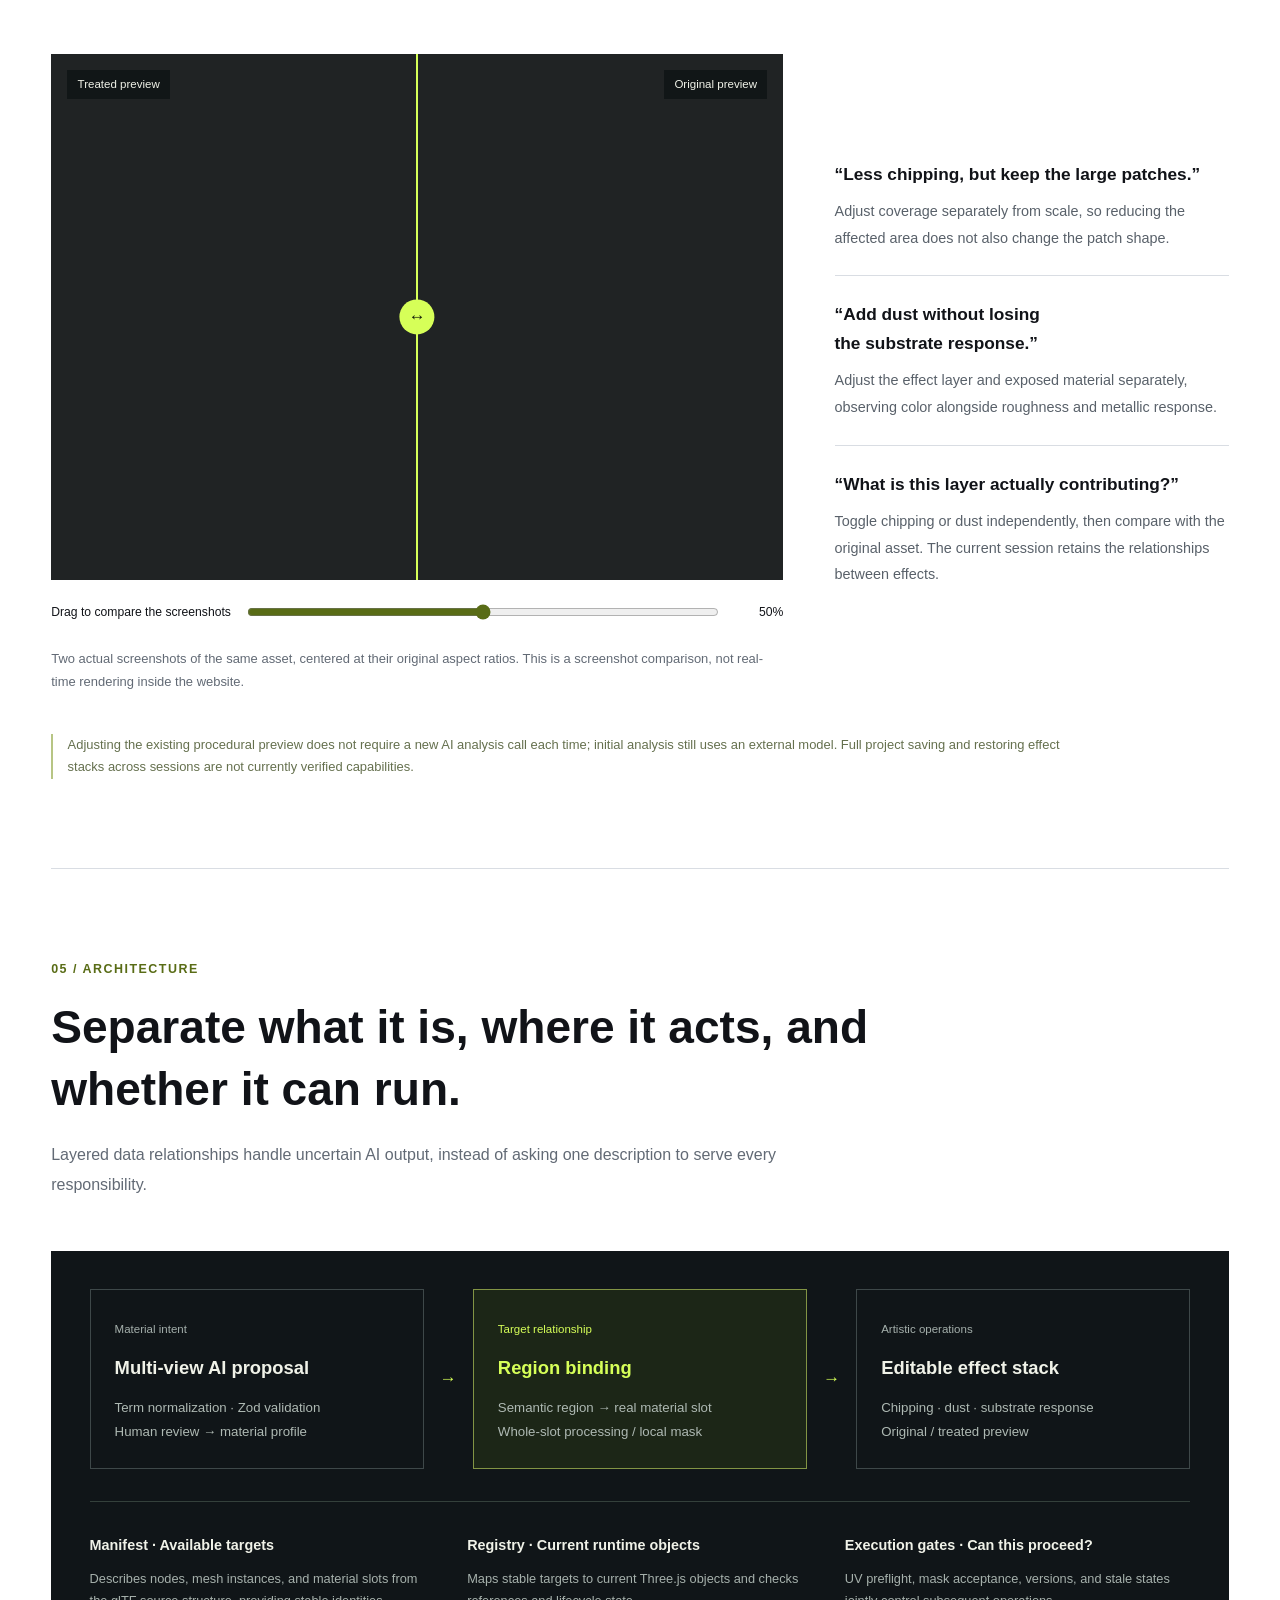
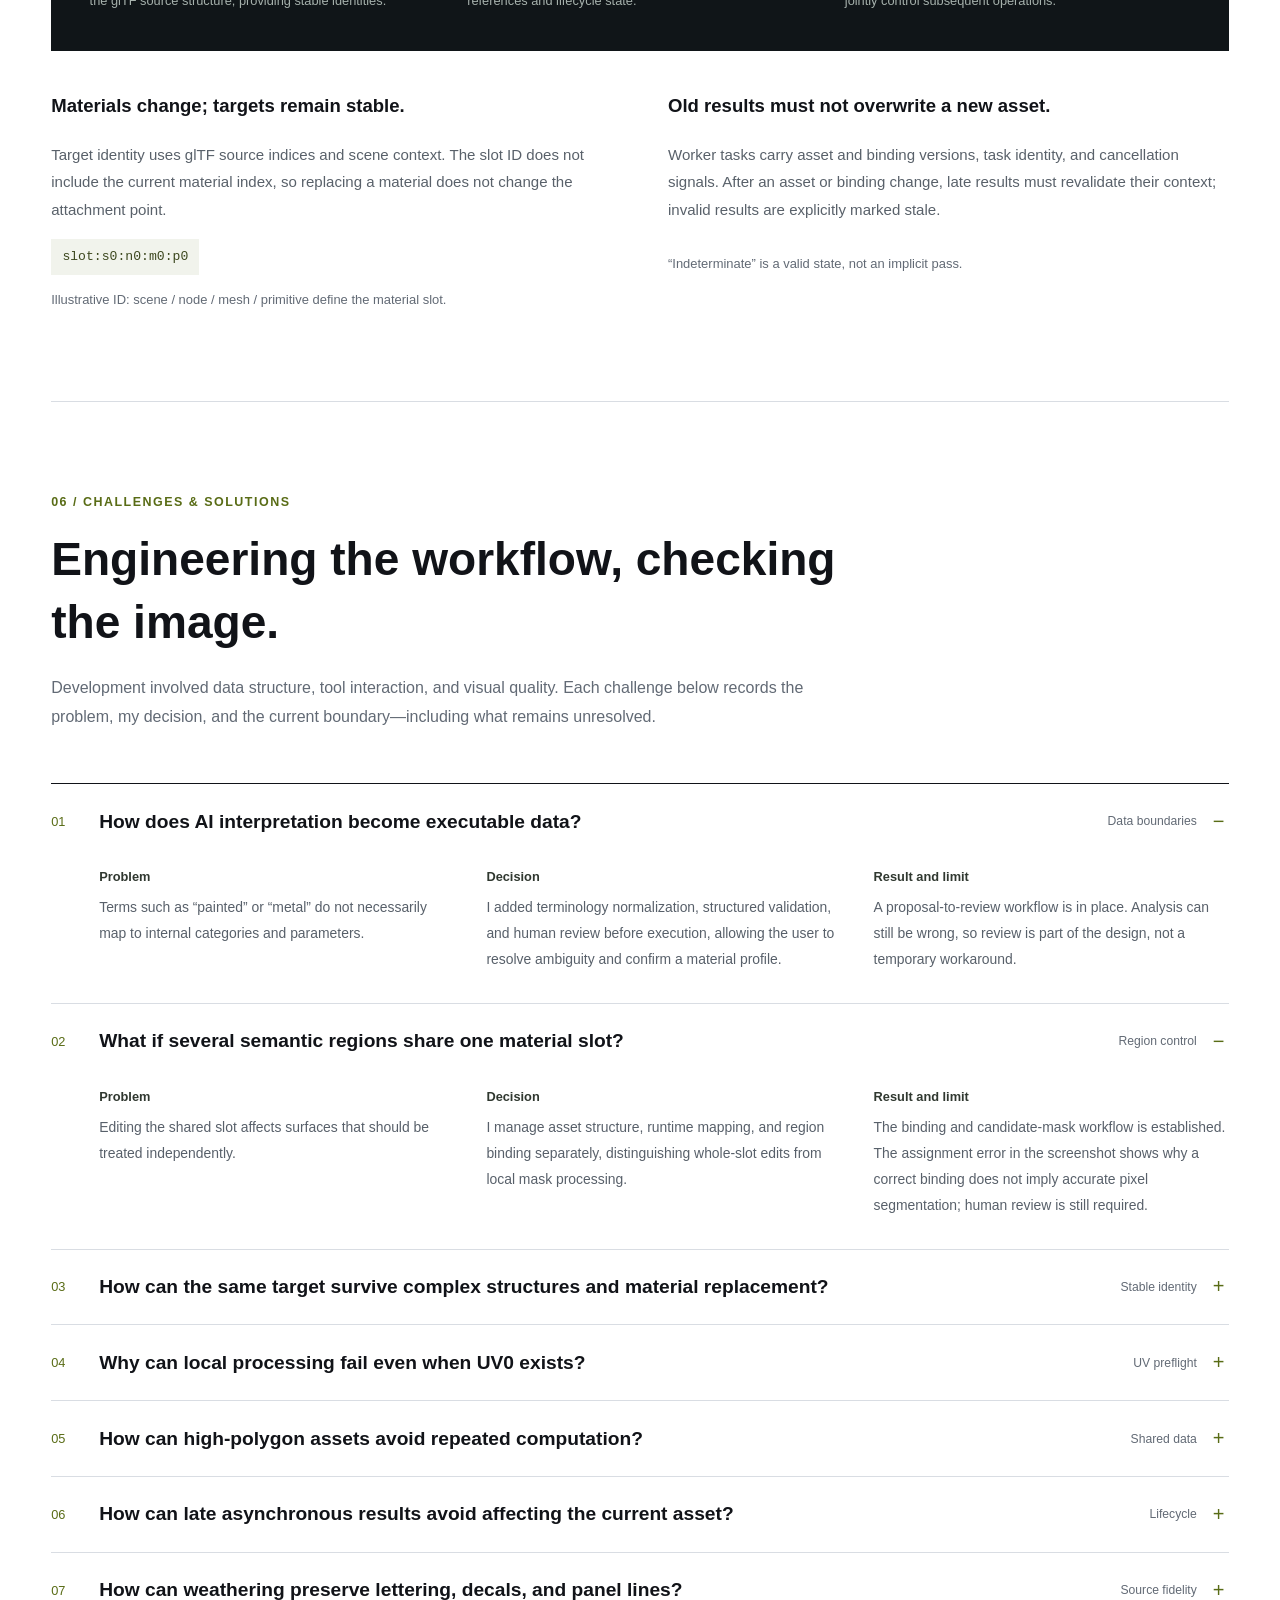
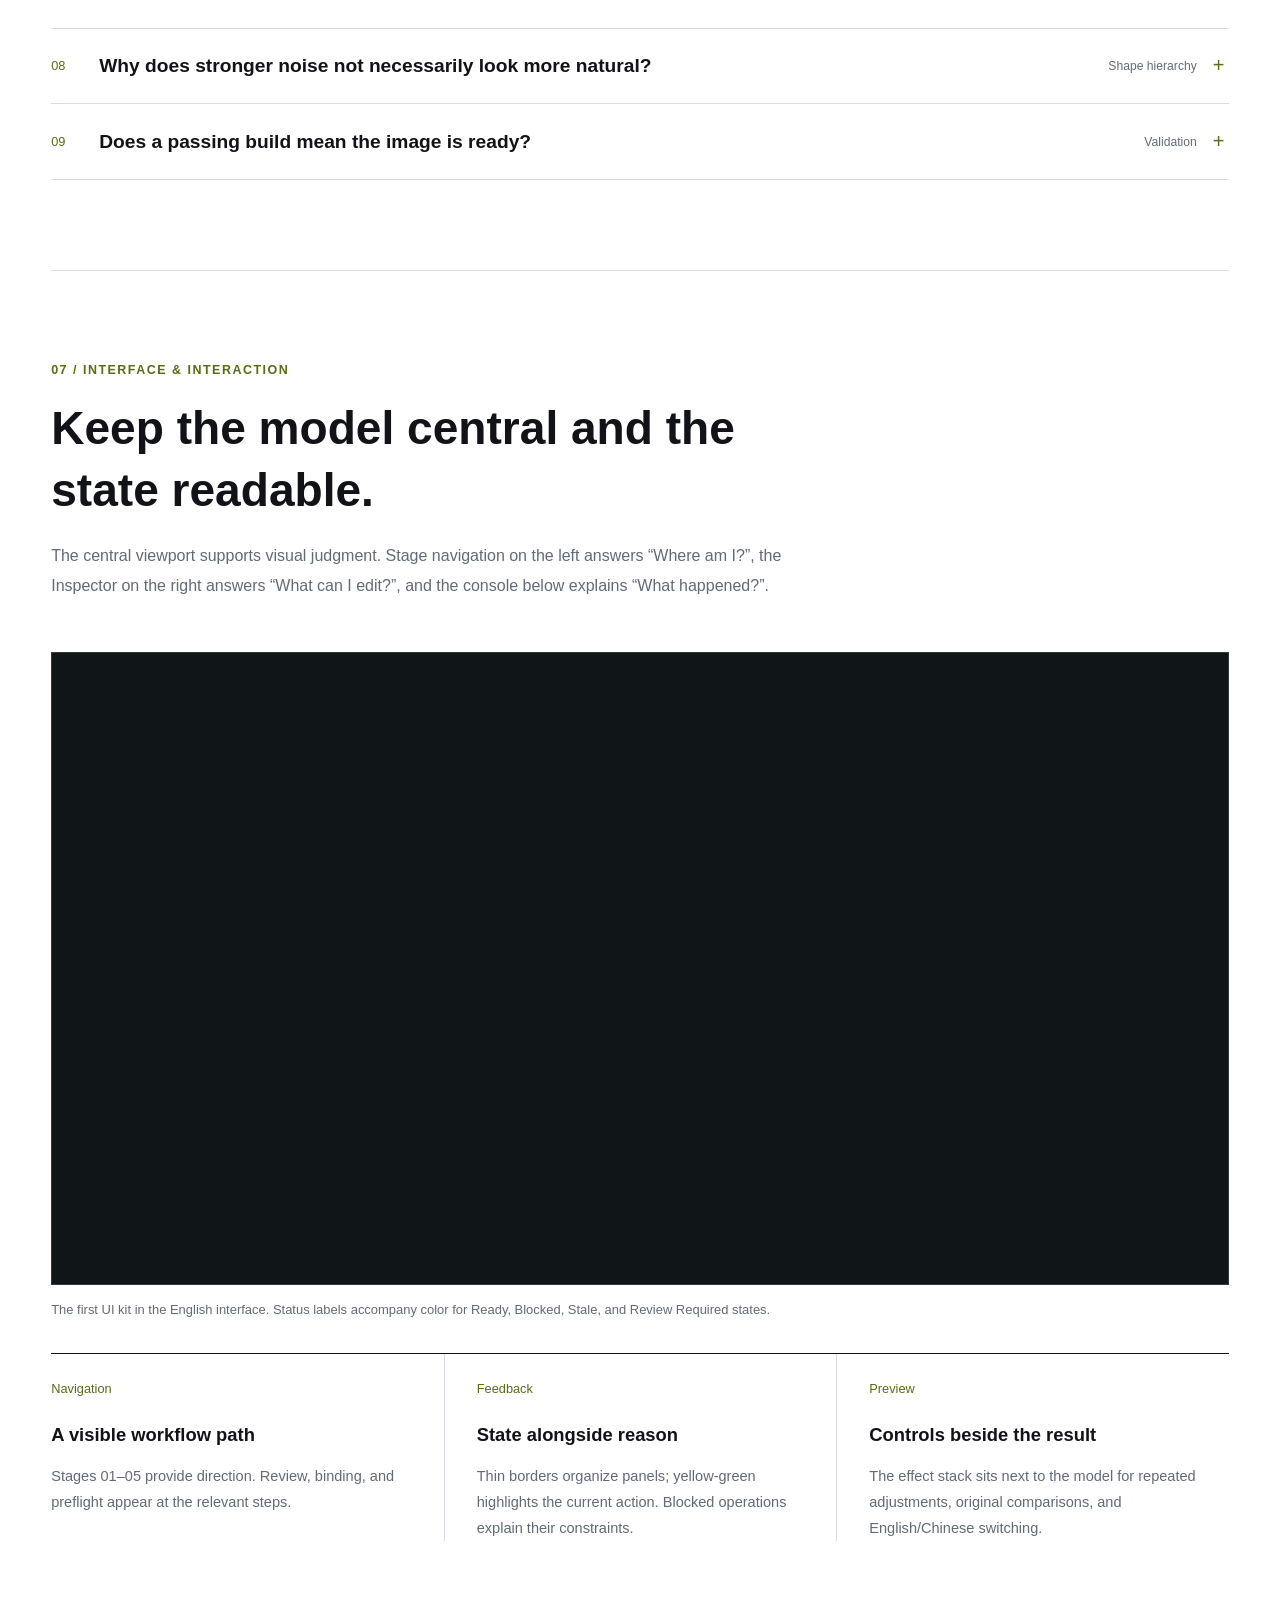
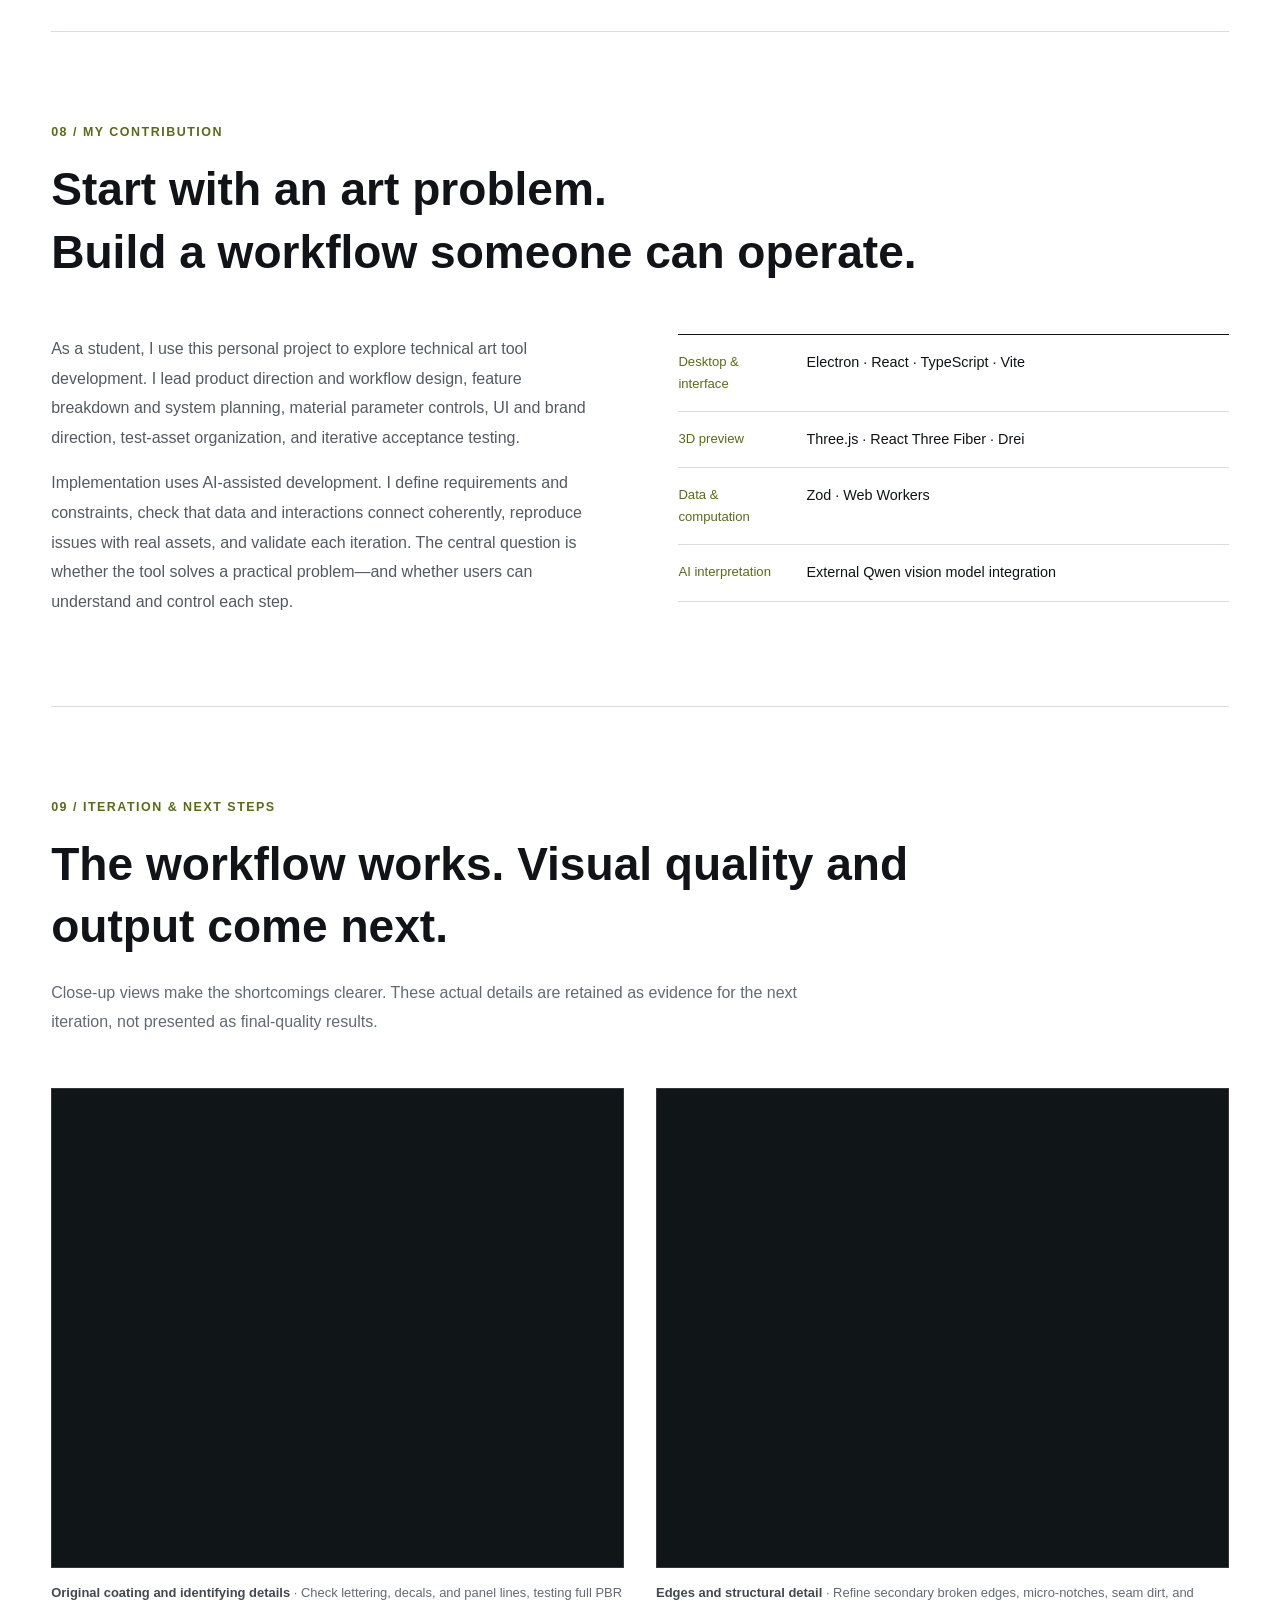
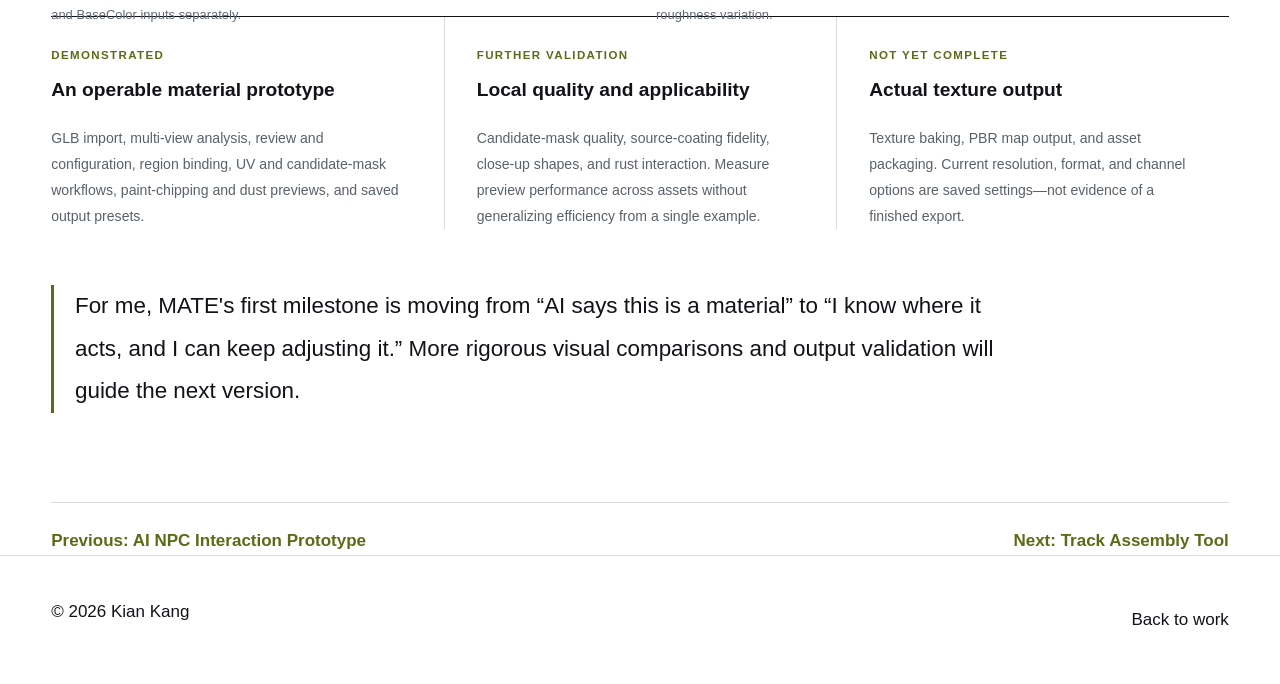
<file: en/projects/asset-weathering.html>
<!doctype html>
<html lang="en"><head><meta charset="utf-8"><meta name="viewport" content="width=device-width, initial-scale=1"><meta http-equiv="refresh" content="0; url=mate.html"><link rel="canonical" href="https://k-k-ing.github.io/kian-worldmodel-portfolio/en/projects/mate.html"><title>MATE — Kian (Kaixin) Kang</title></head><body><p>This project is now <a href="mate.html">MATE — Material Analysis &amp; Texture Editor</a>.</p></body></html>
</file>
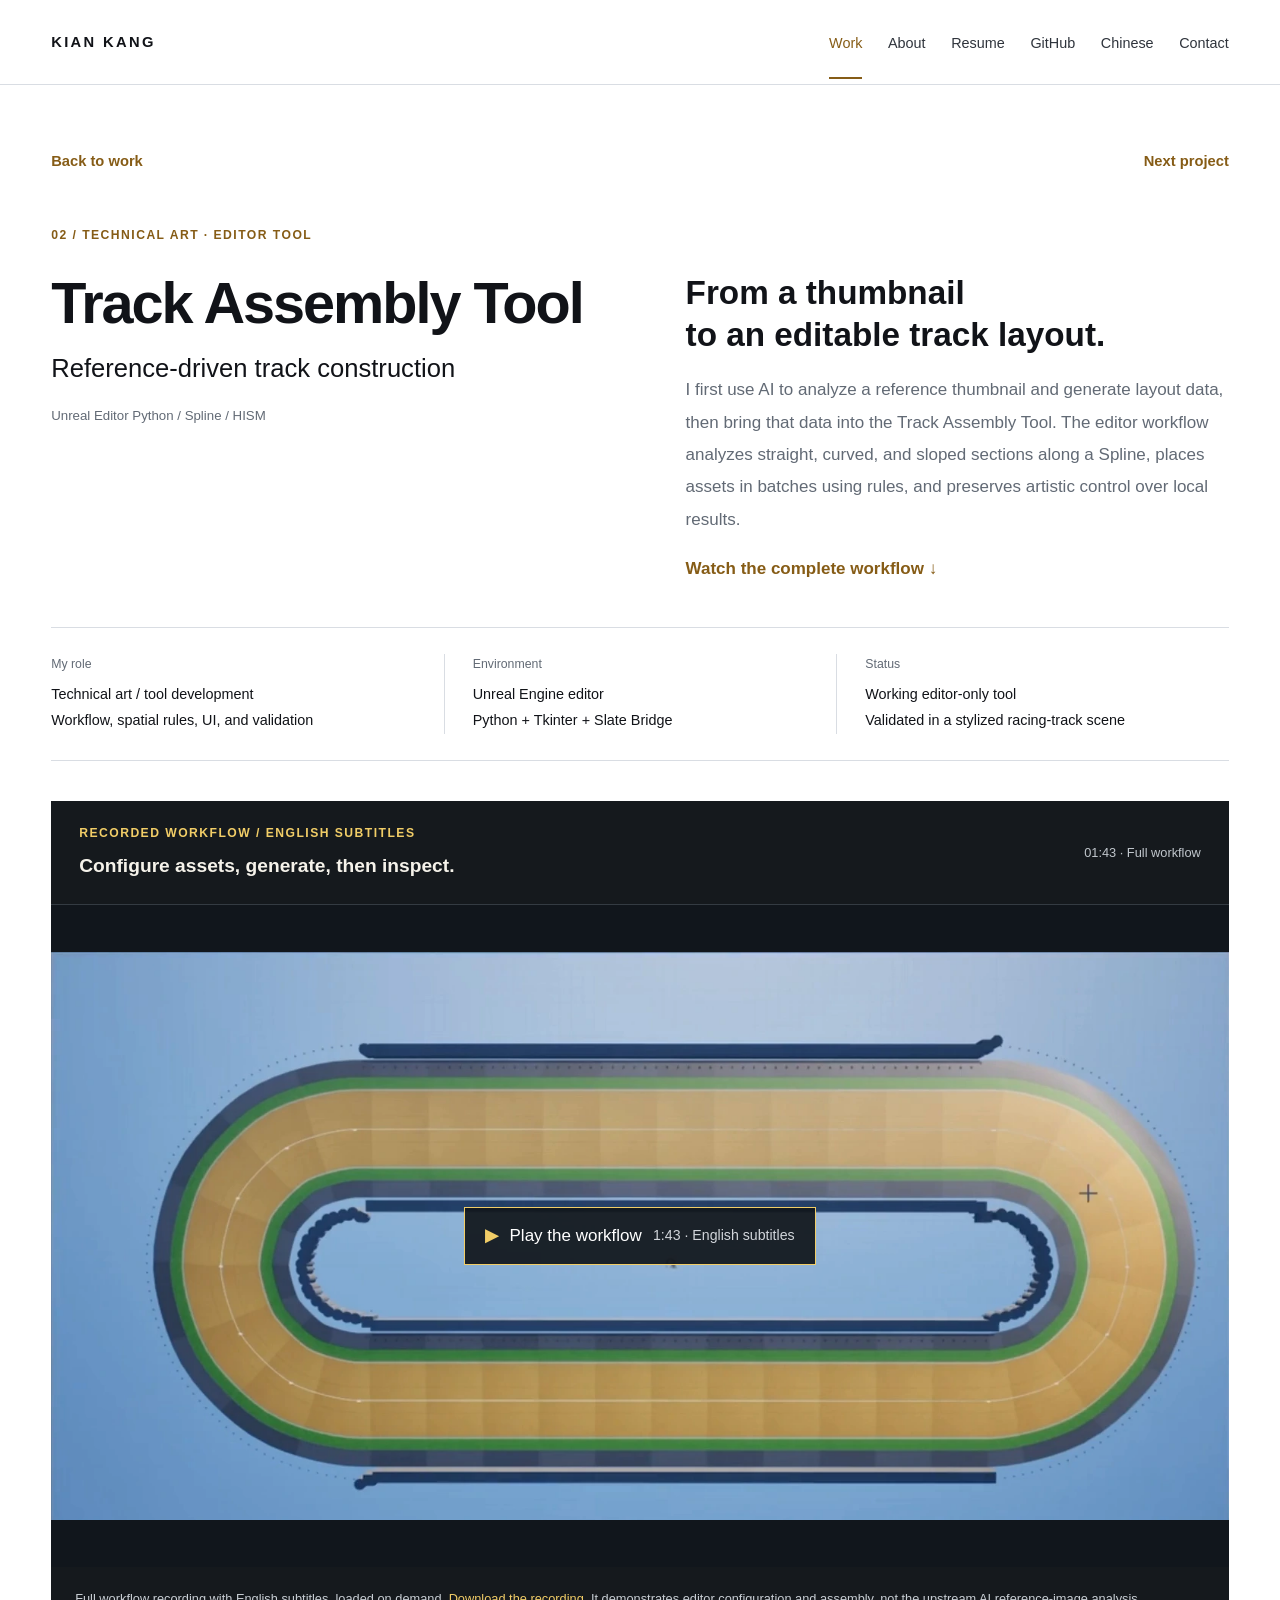
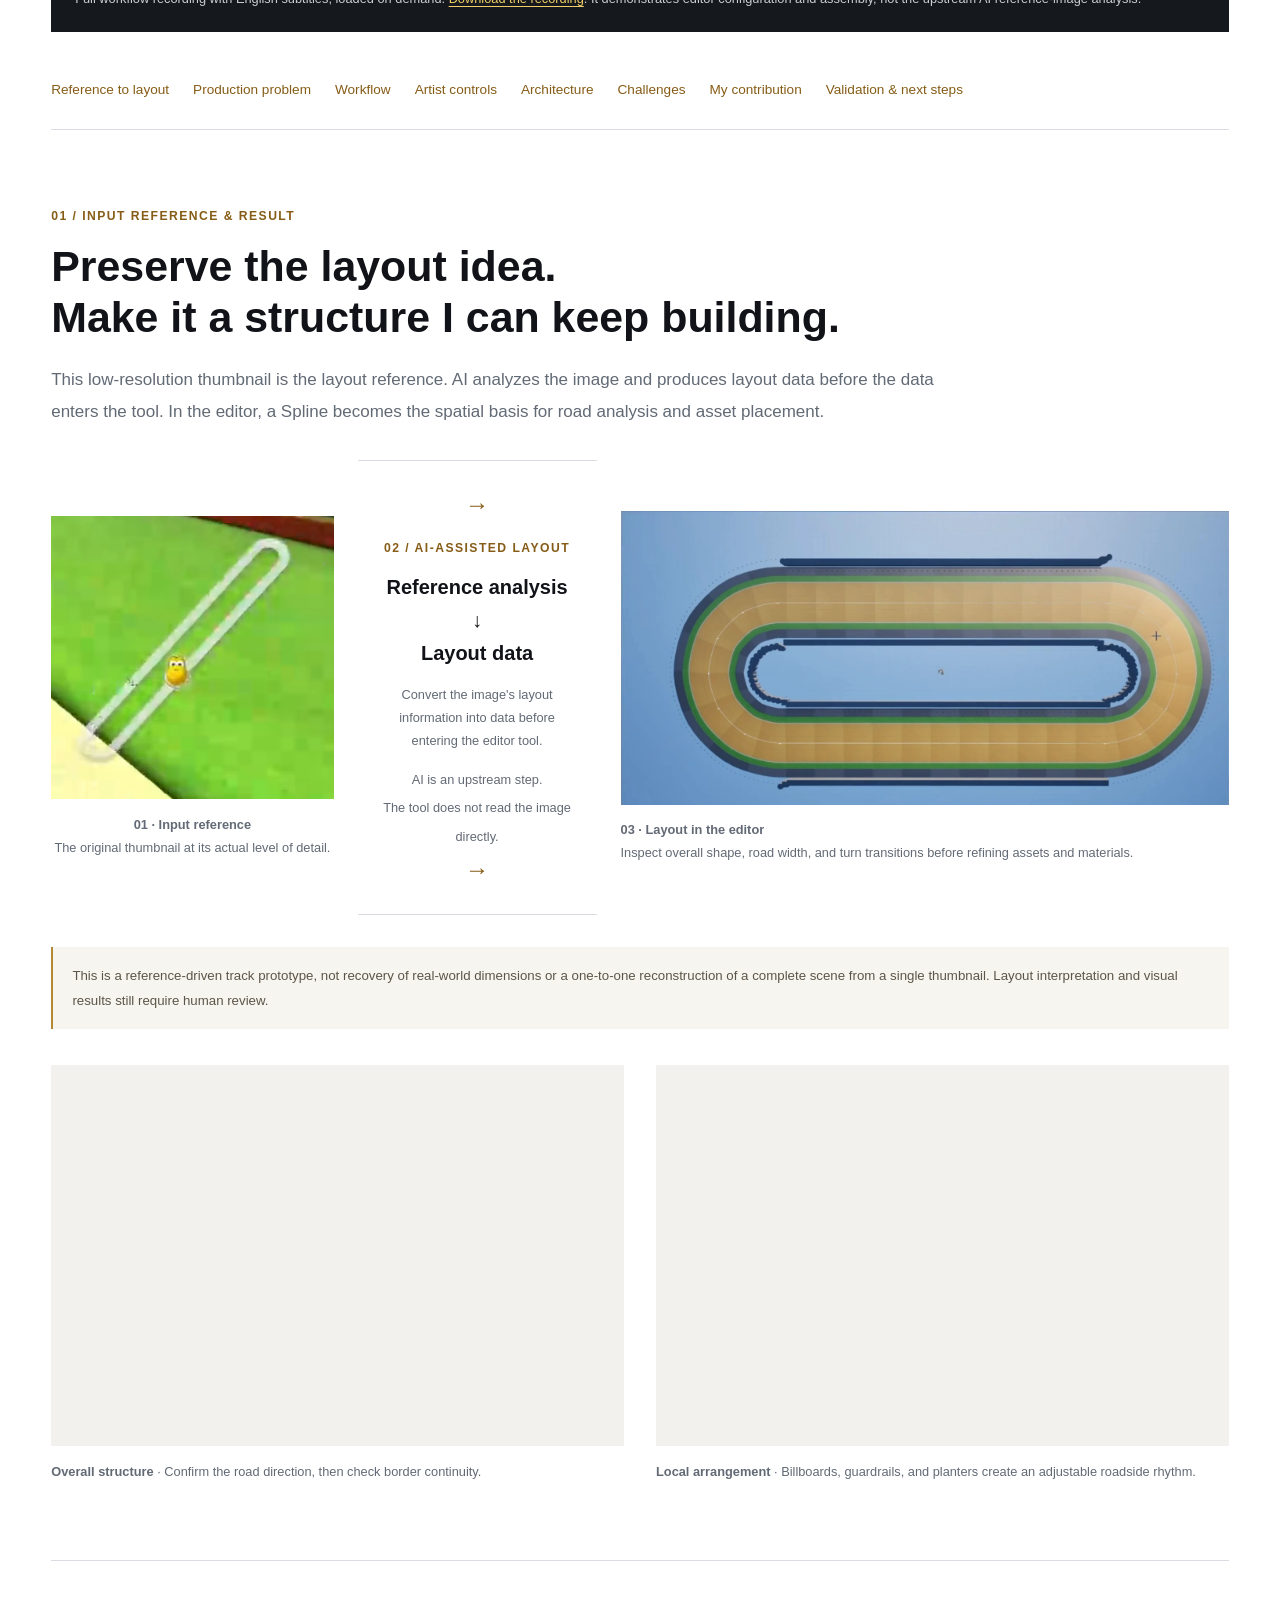
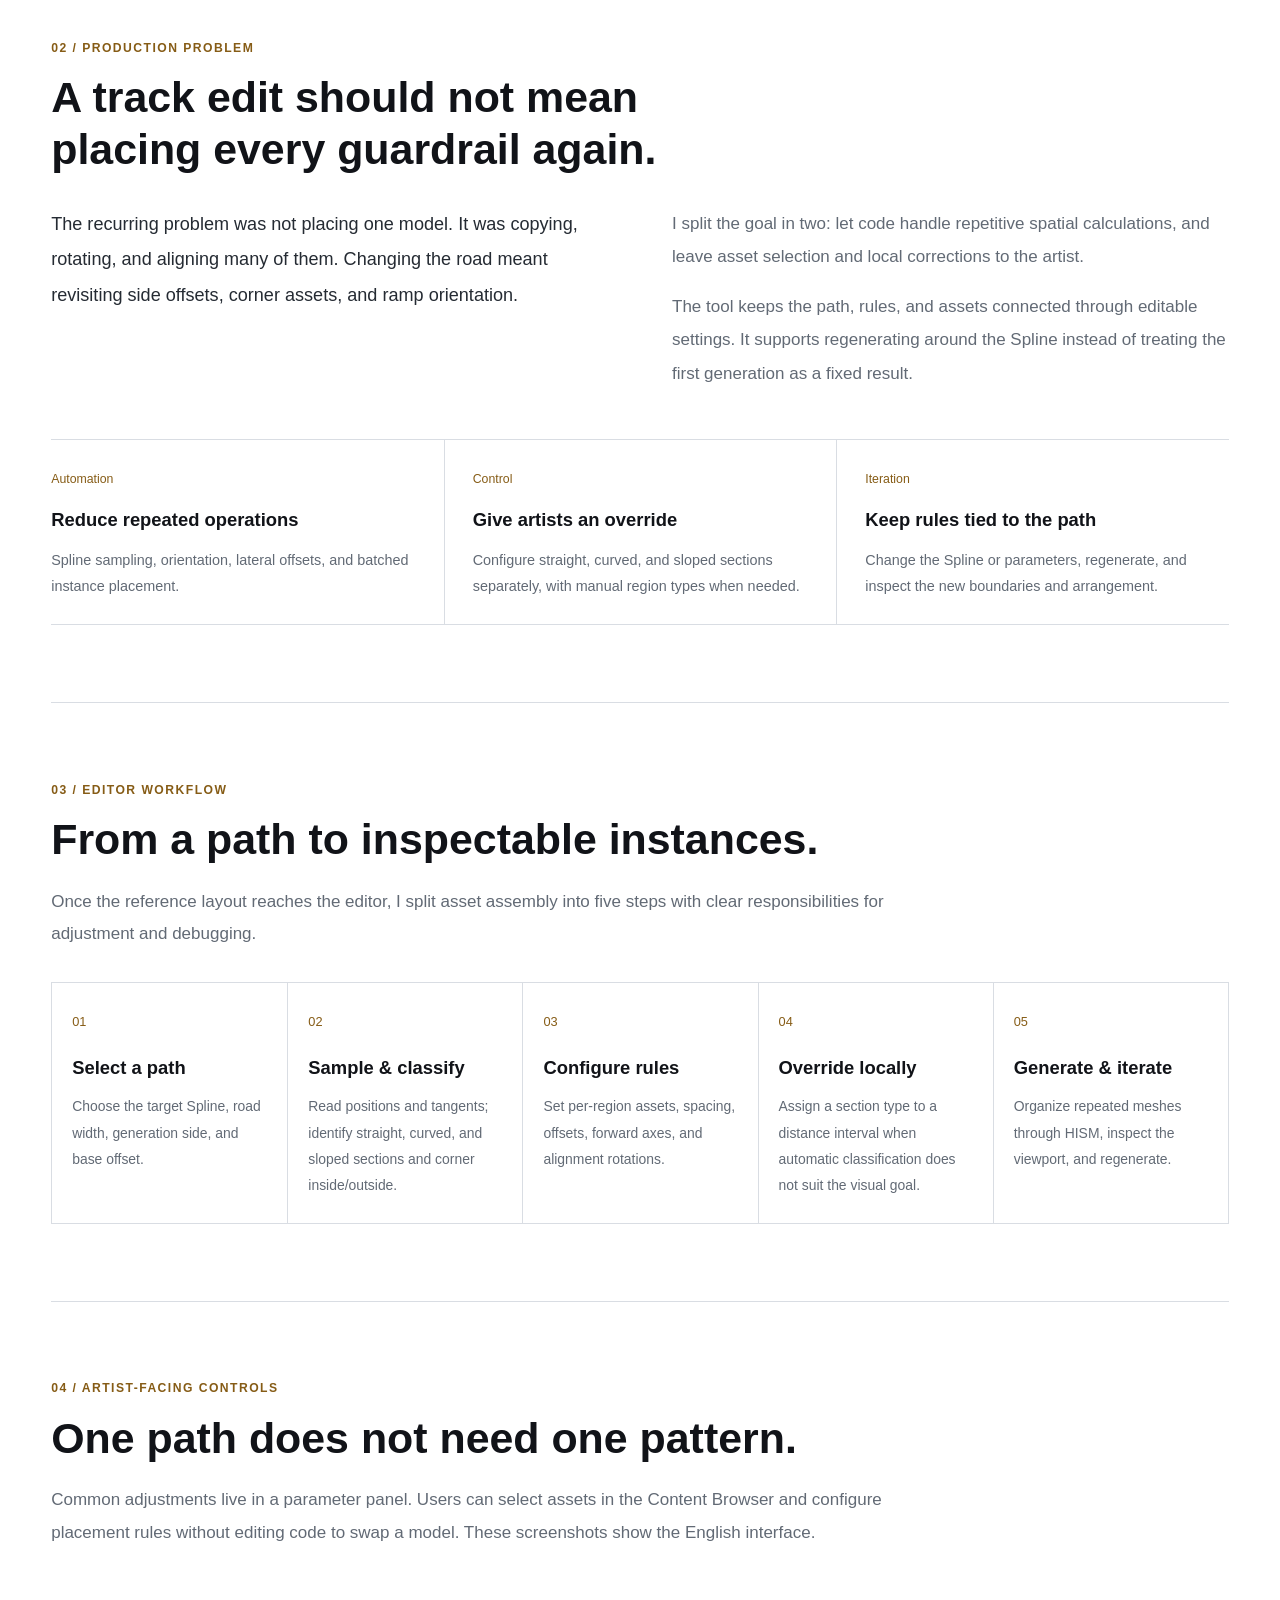
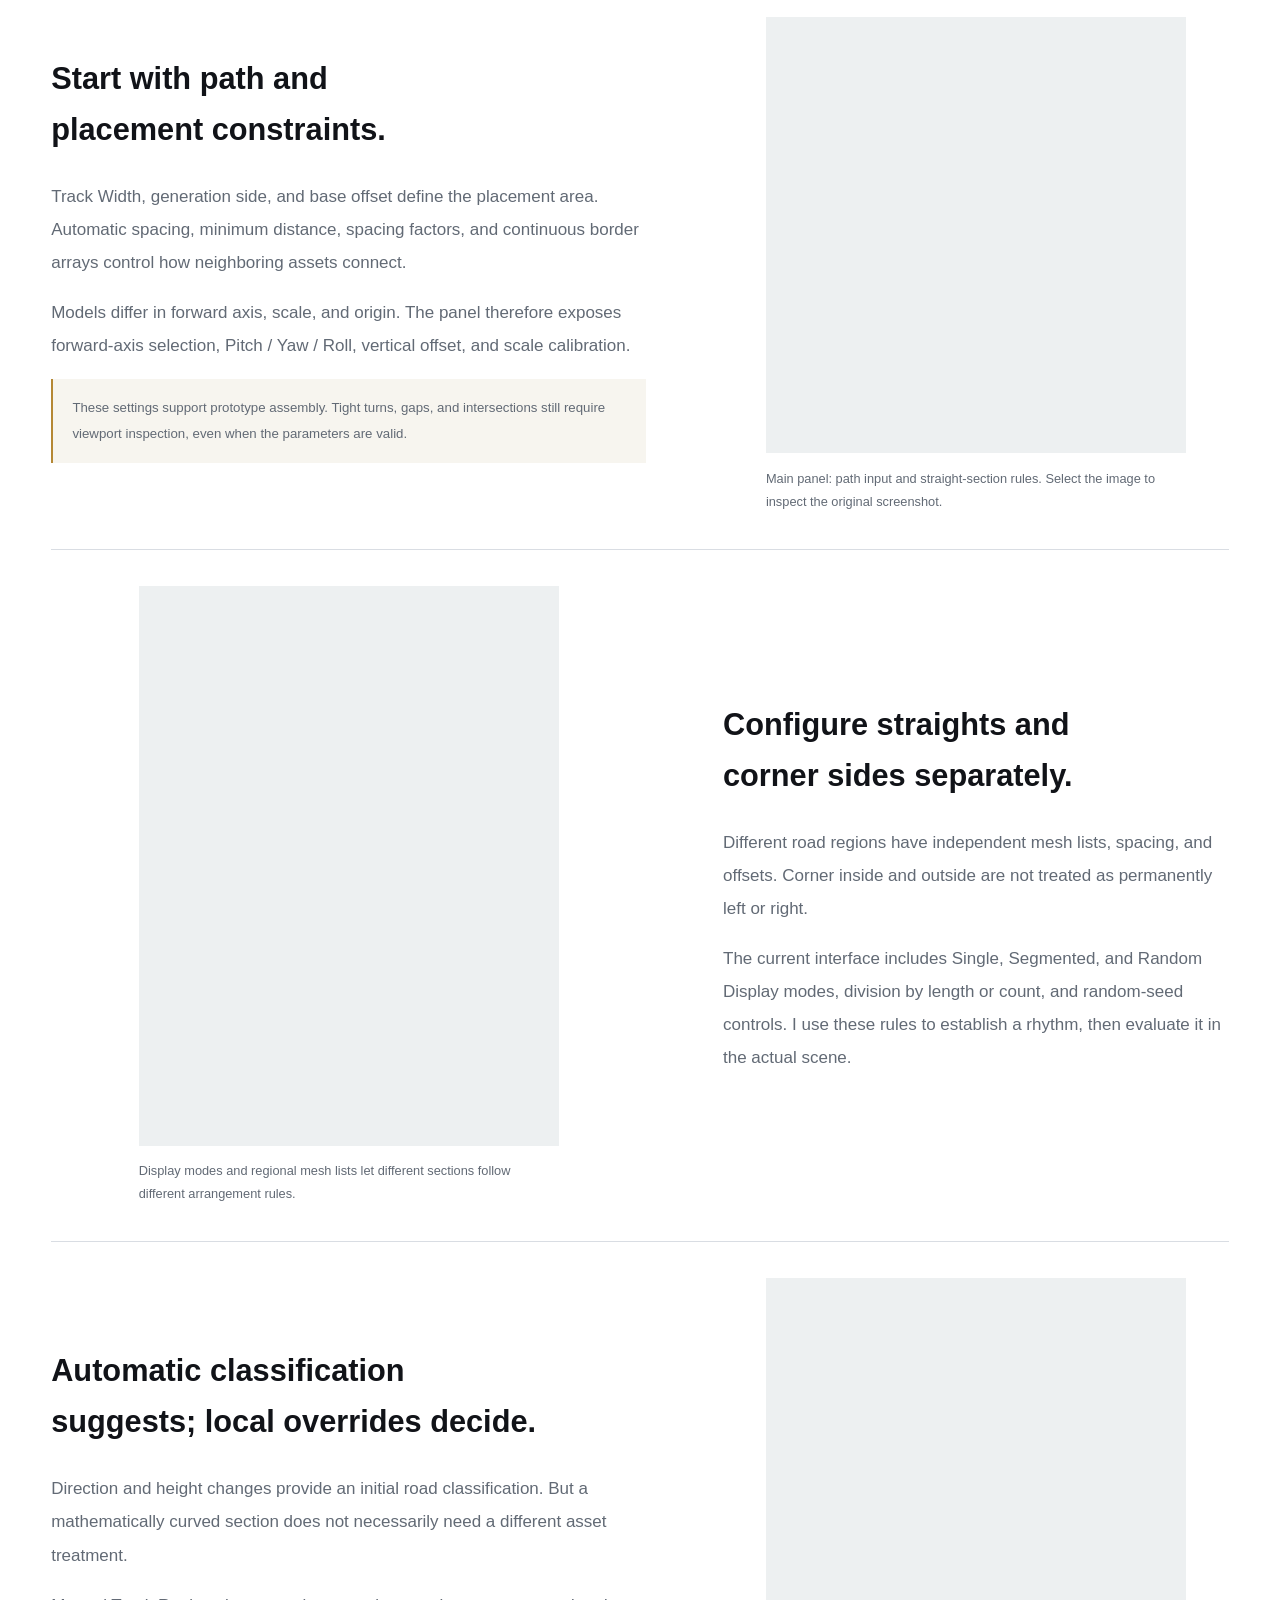
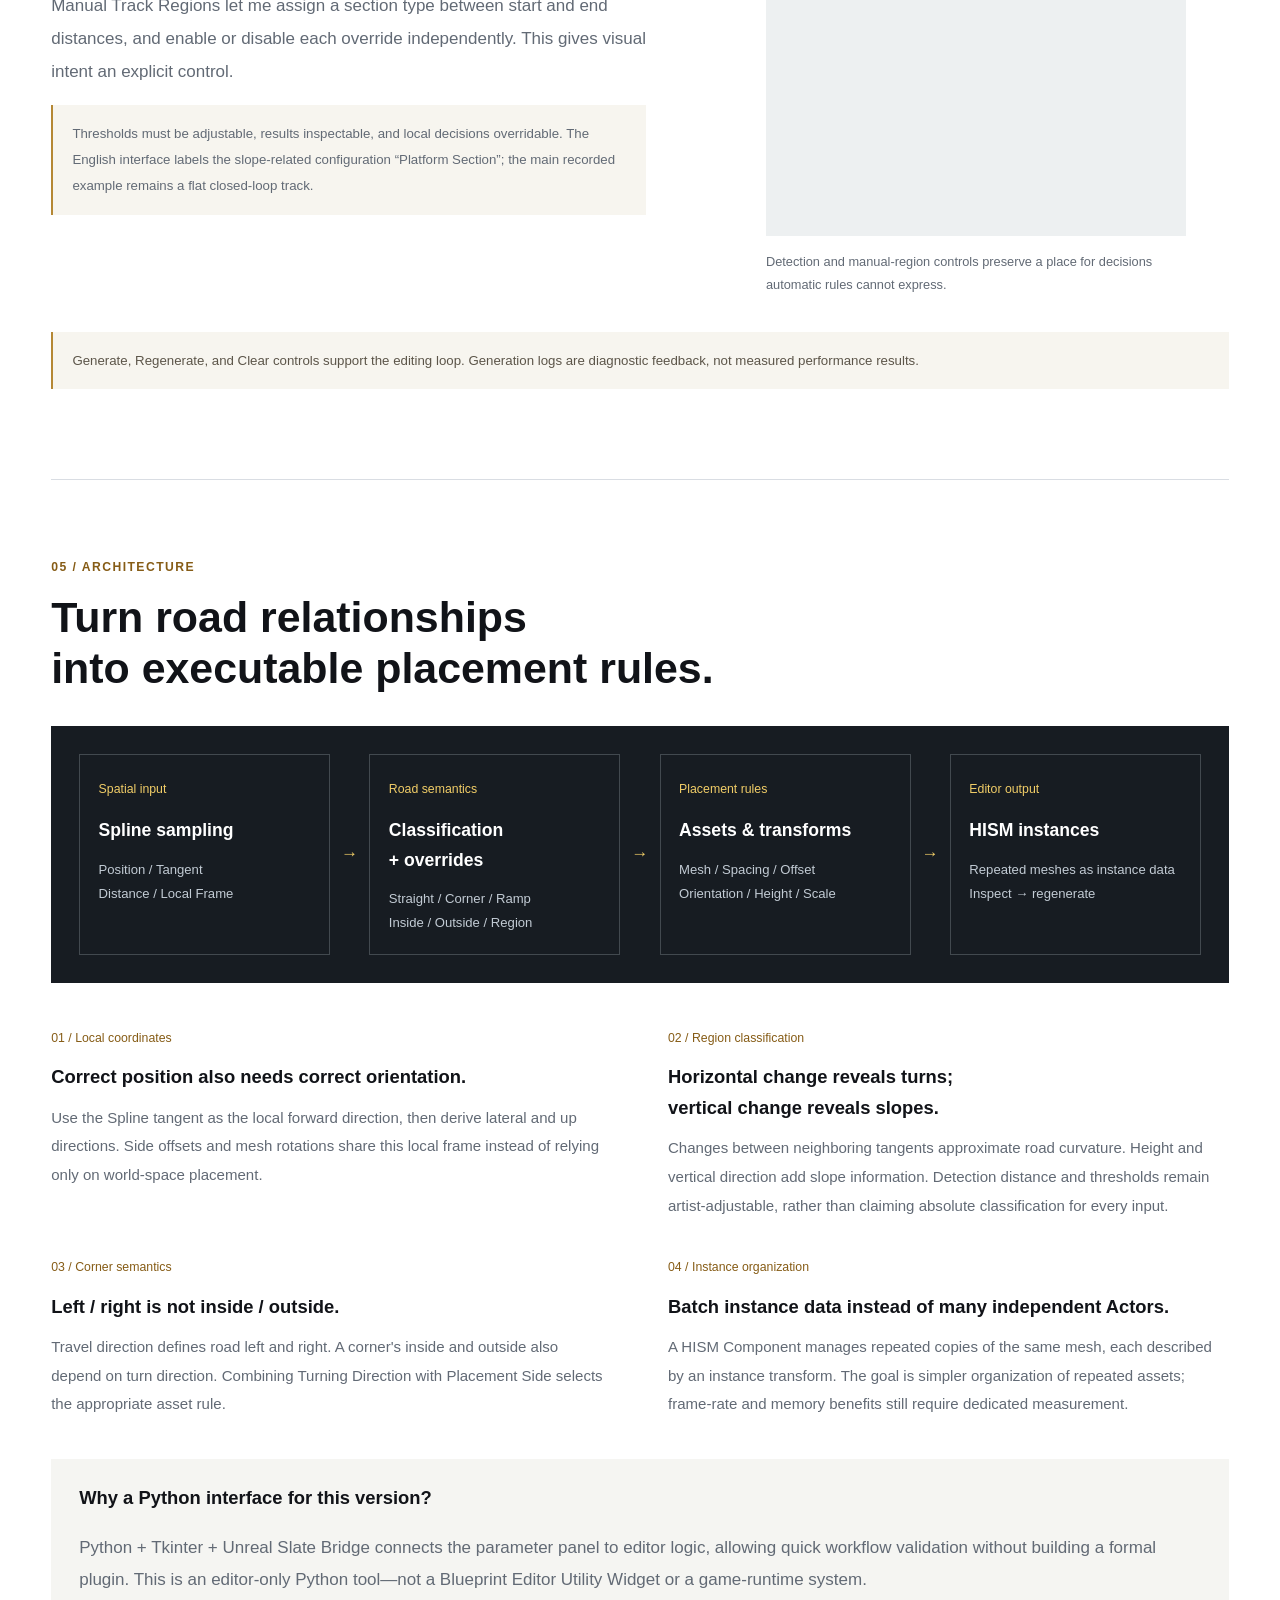
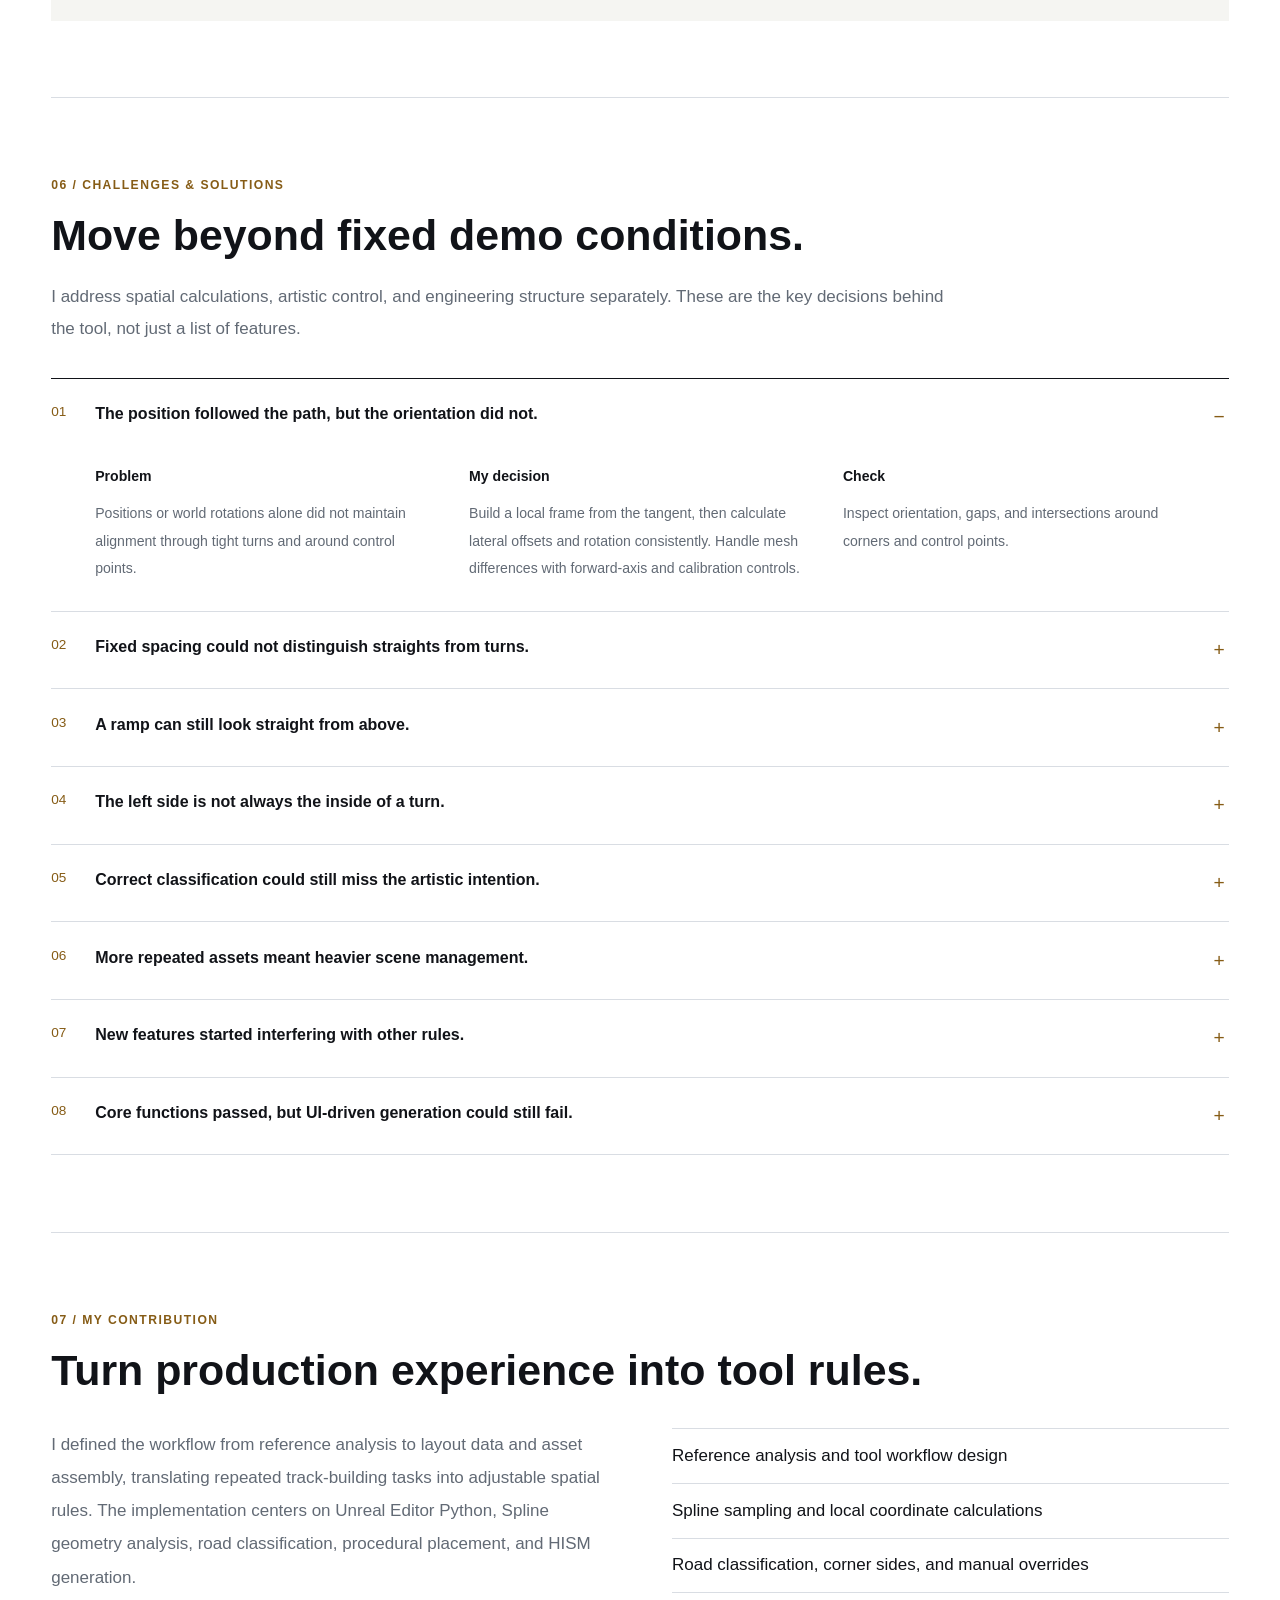
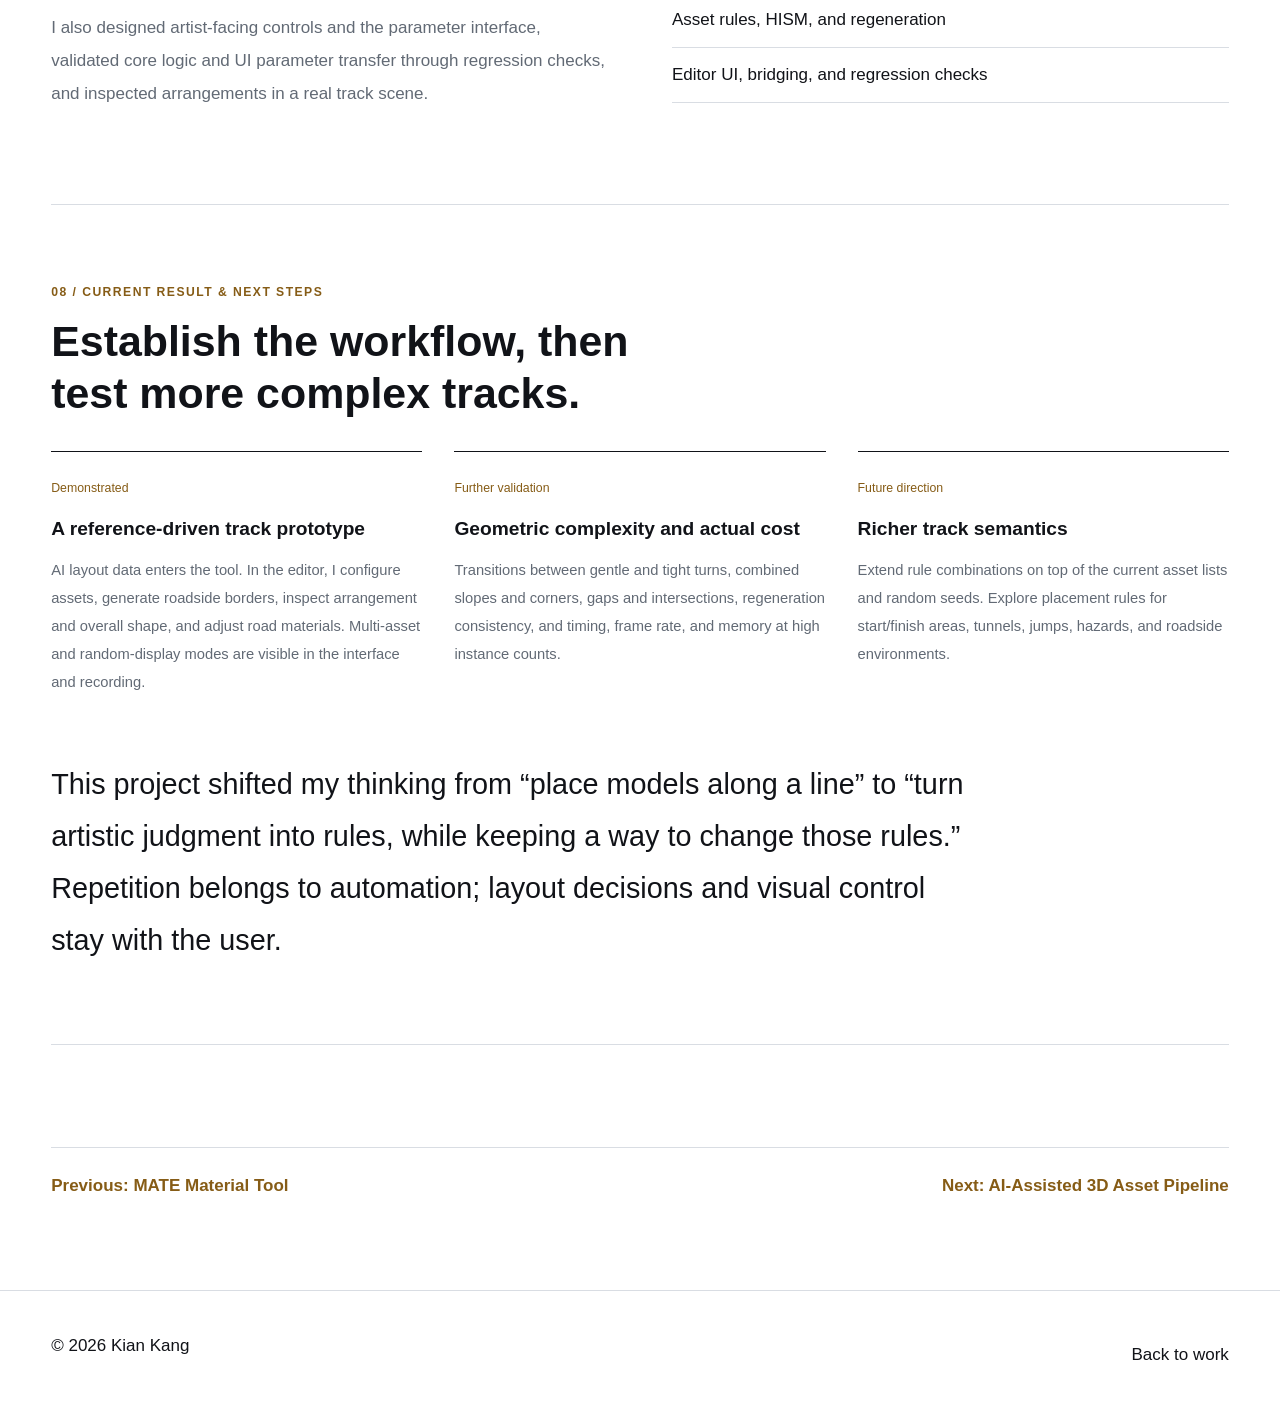
<file: en/projects/json-generator.html>
<!doctype html>
<html lang="en"><head><meta charset="utf-8"><meta name="viewport" content="width=device-width, initial-scale=1"><meta http-equiv="refresh" content="0; url=track-assembly.html"><link rel="canonical" href="https://k-k-ing.github.io/kian-worldmodel-portfolio/en/projects/track-assembly.html"><title>Track Assembly Tool — Kian (Kaixin) Kang</title></head><body><p>This project is now <a href="track-assembly.html">Track Assembly Tool</a>.</p></body></html>
</file>
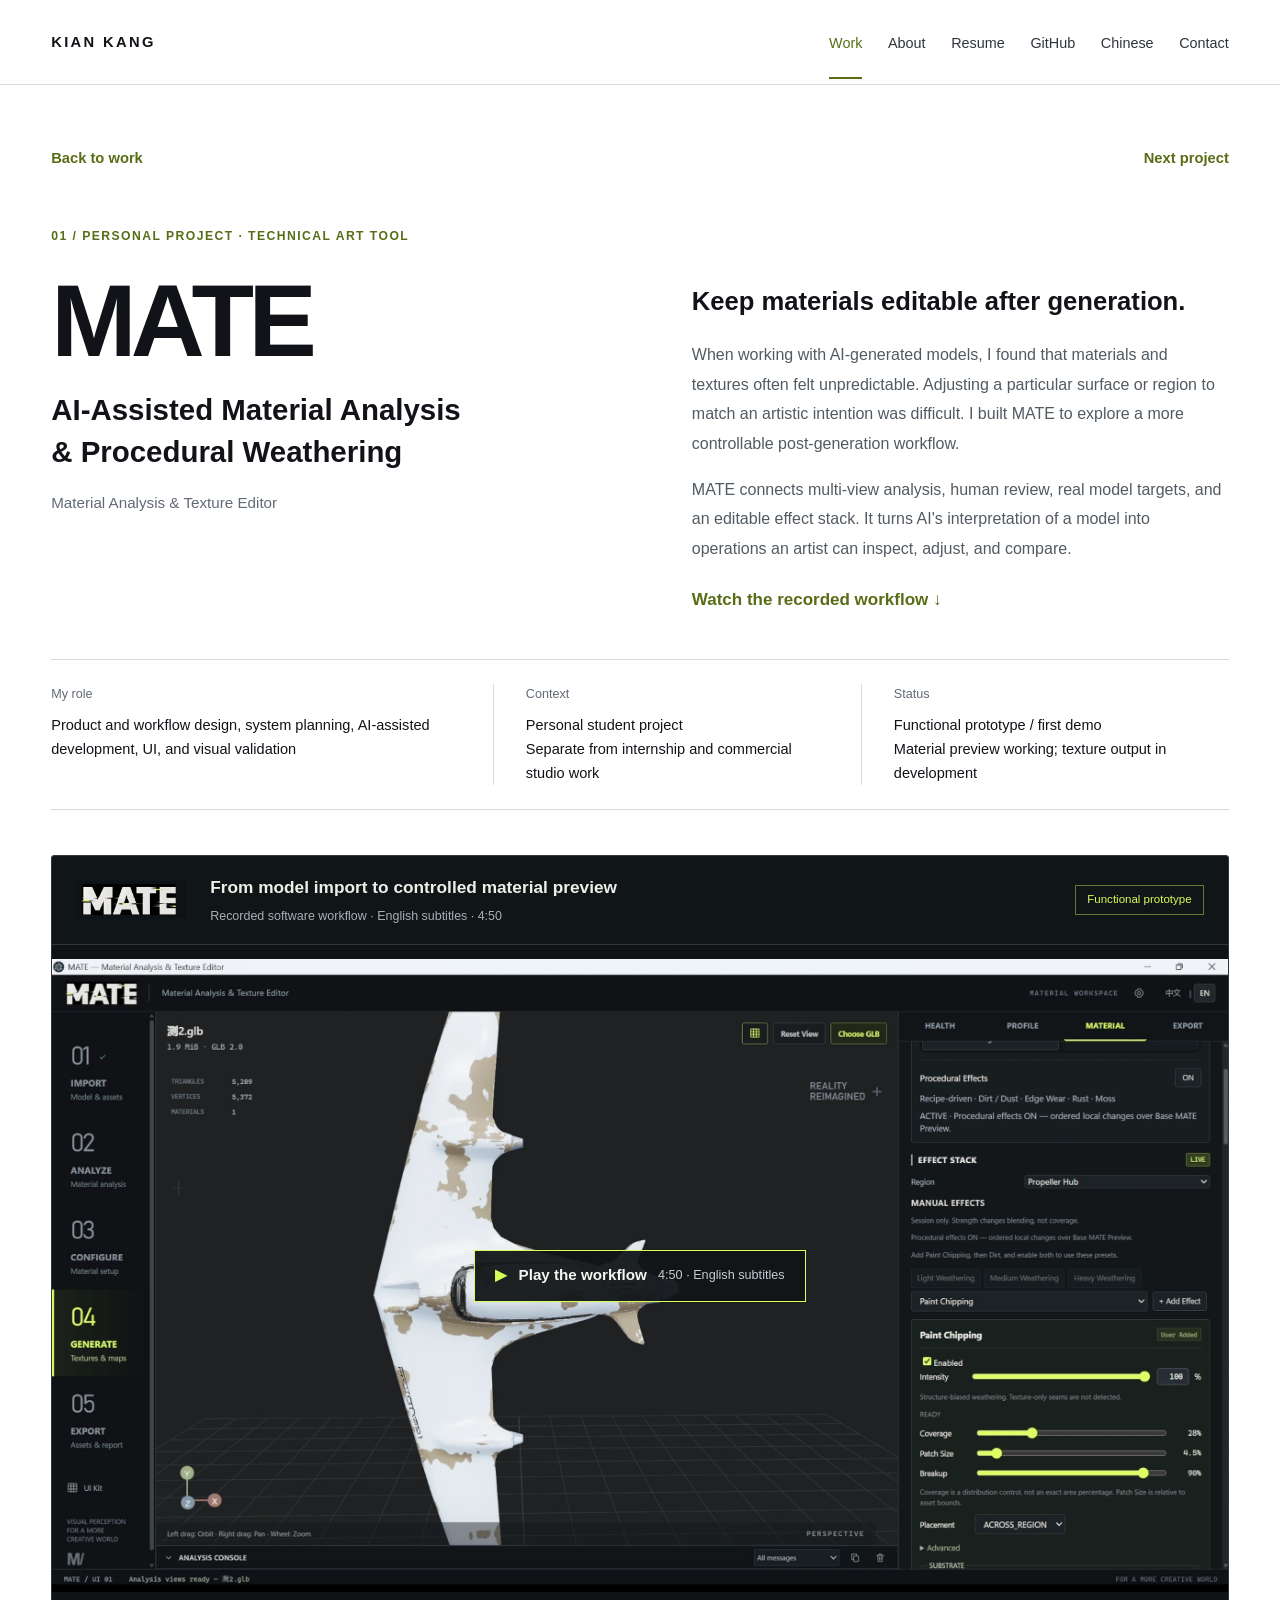
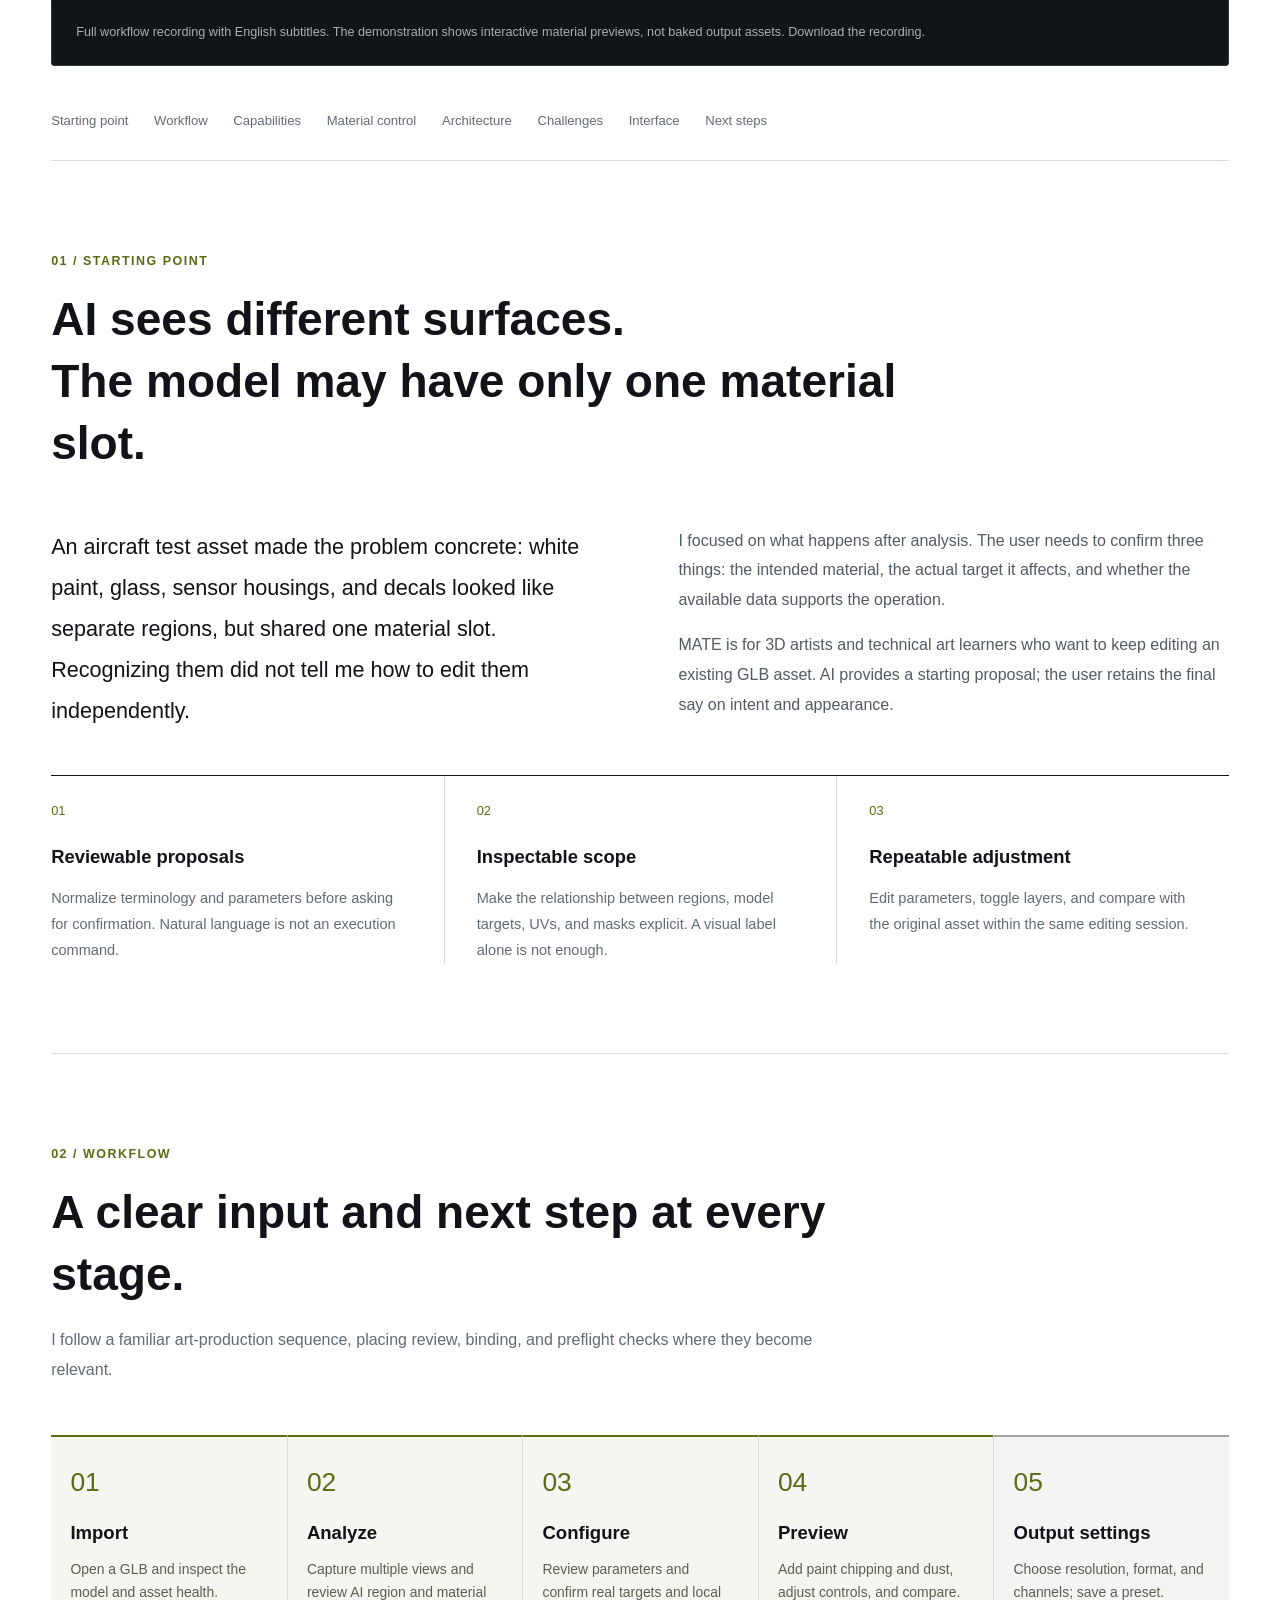
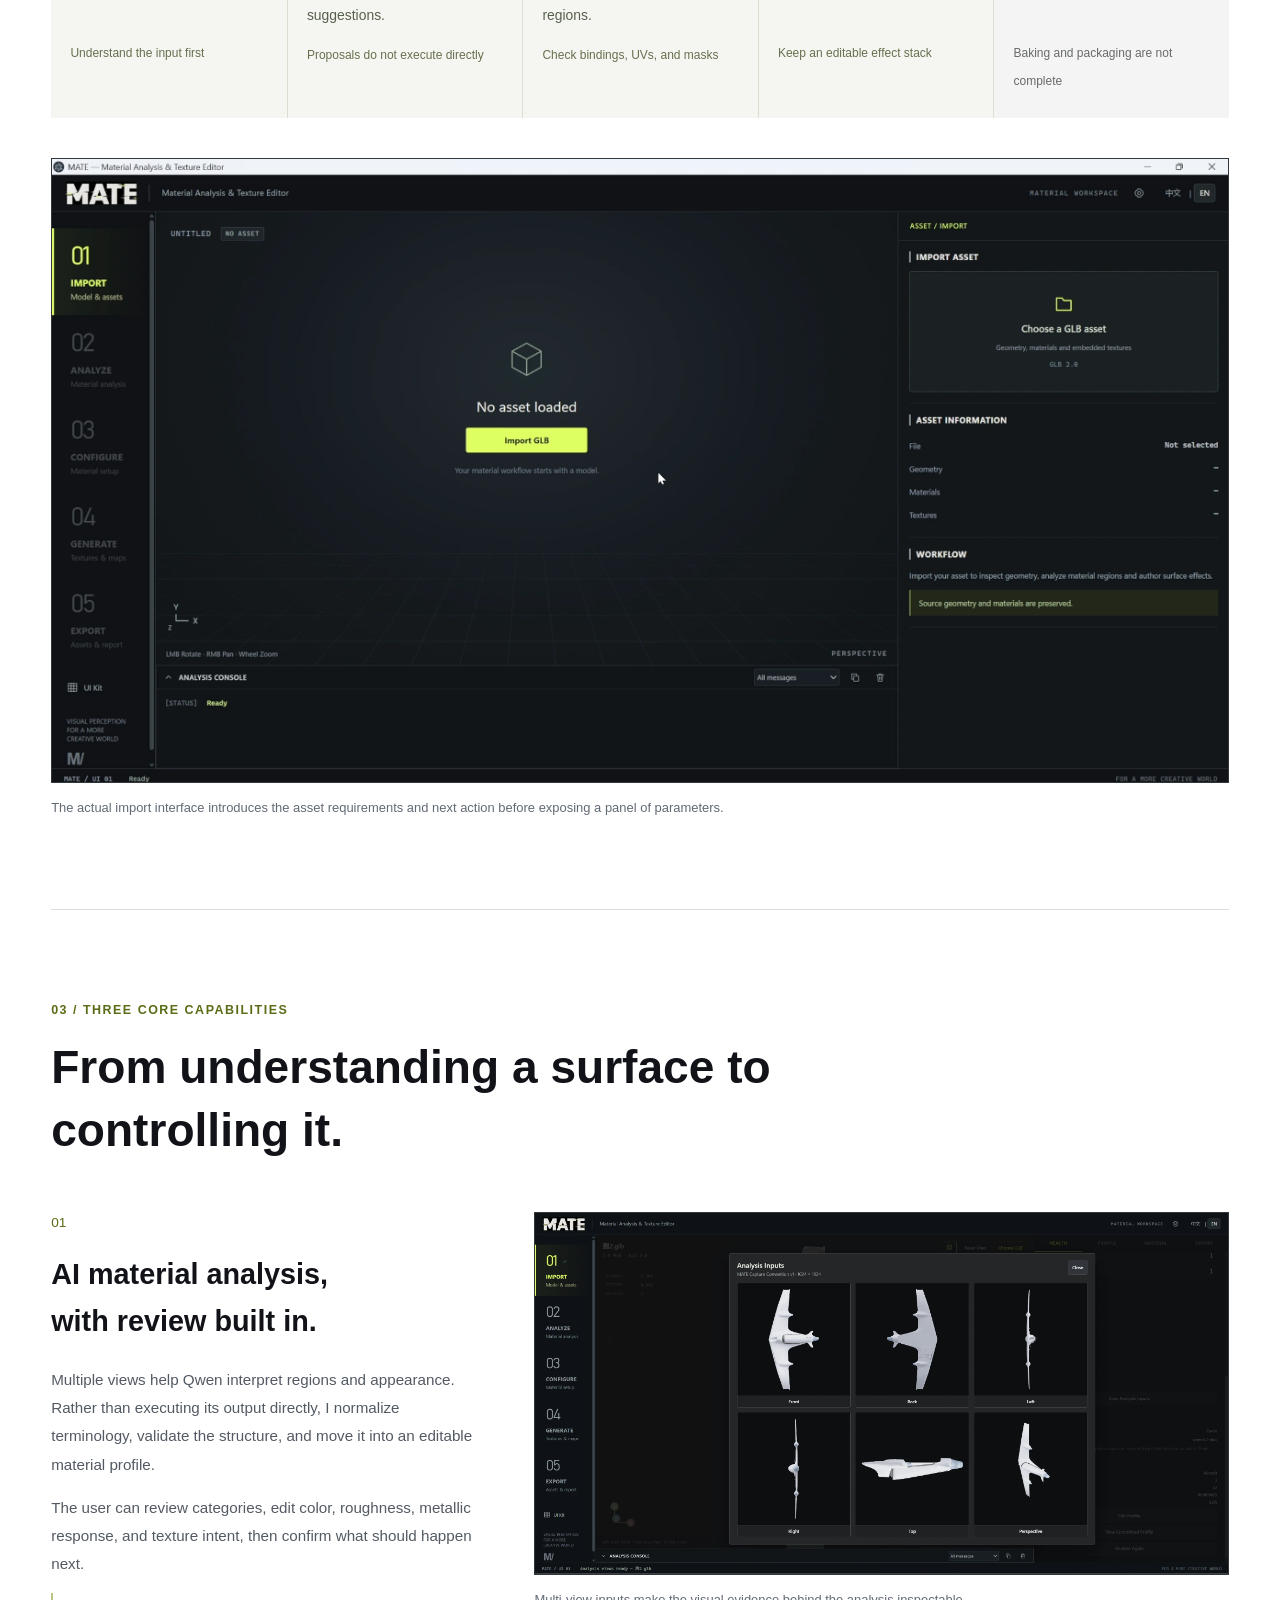
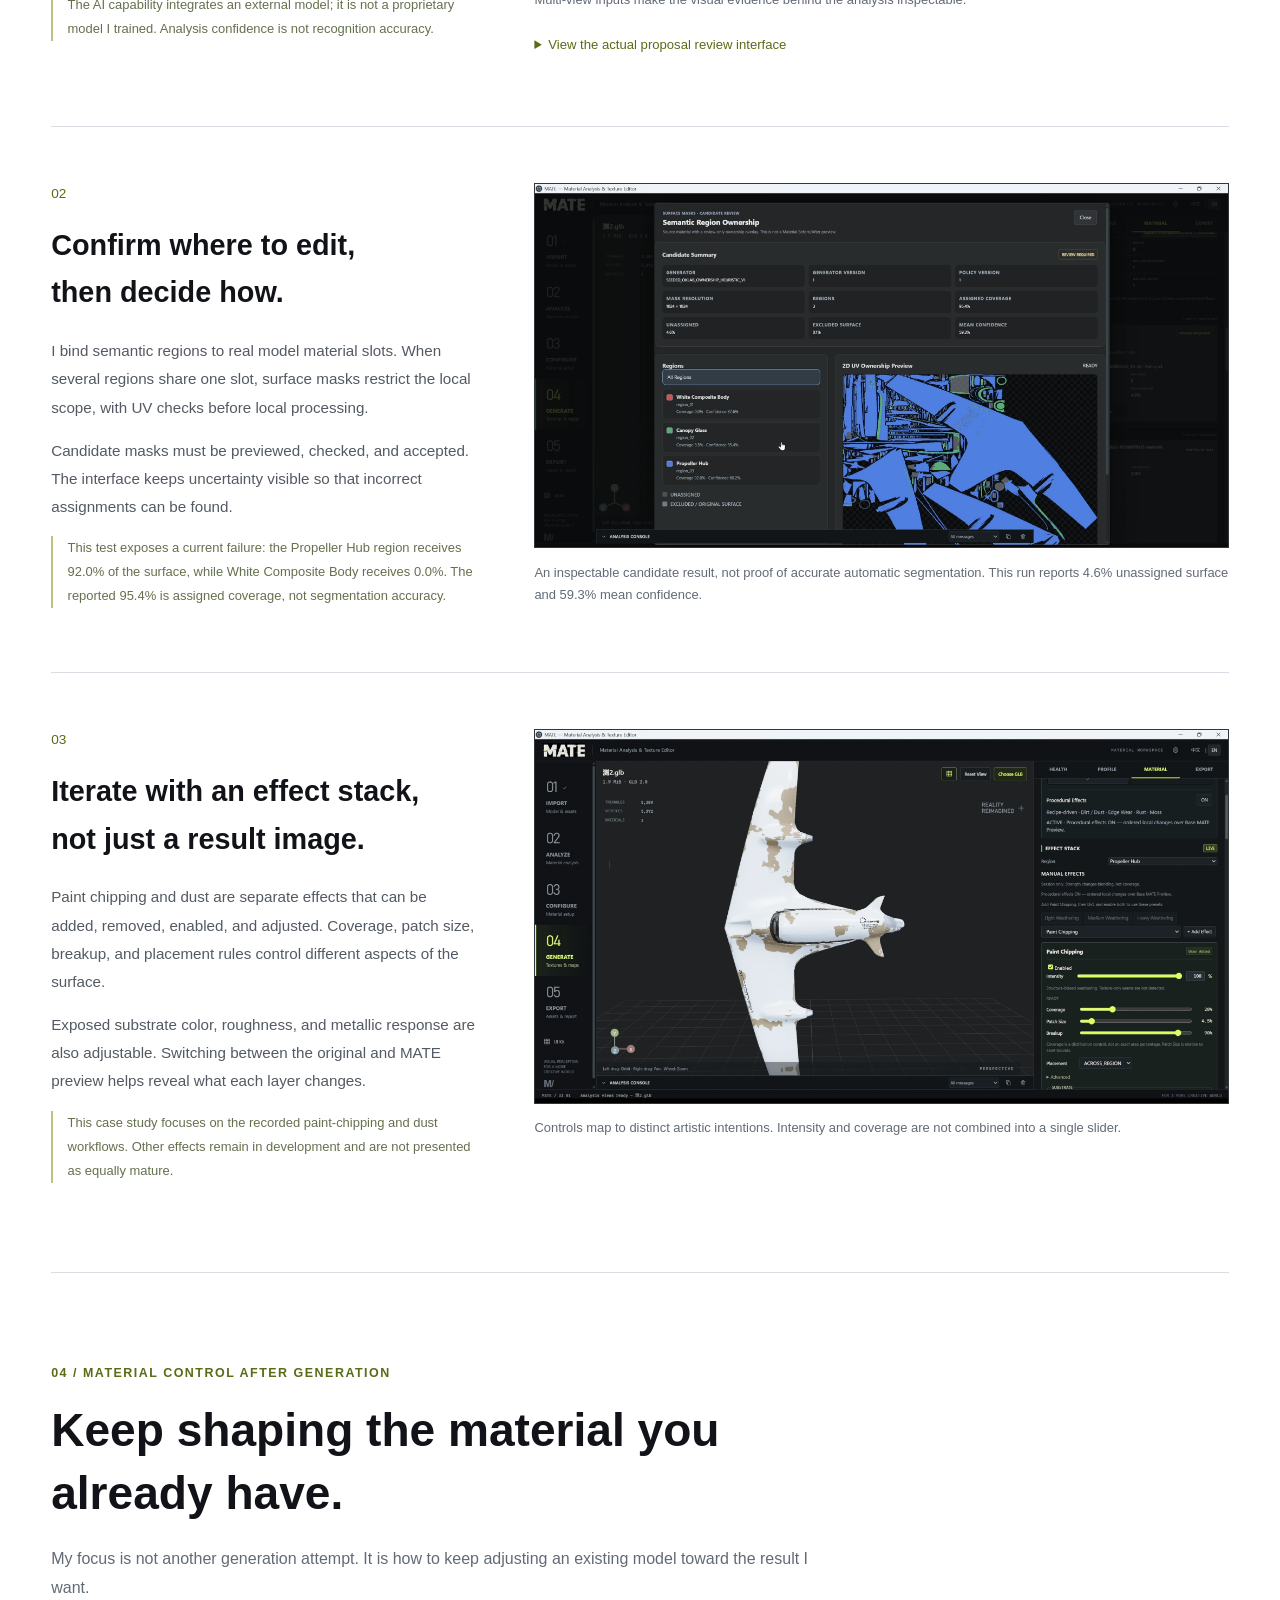
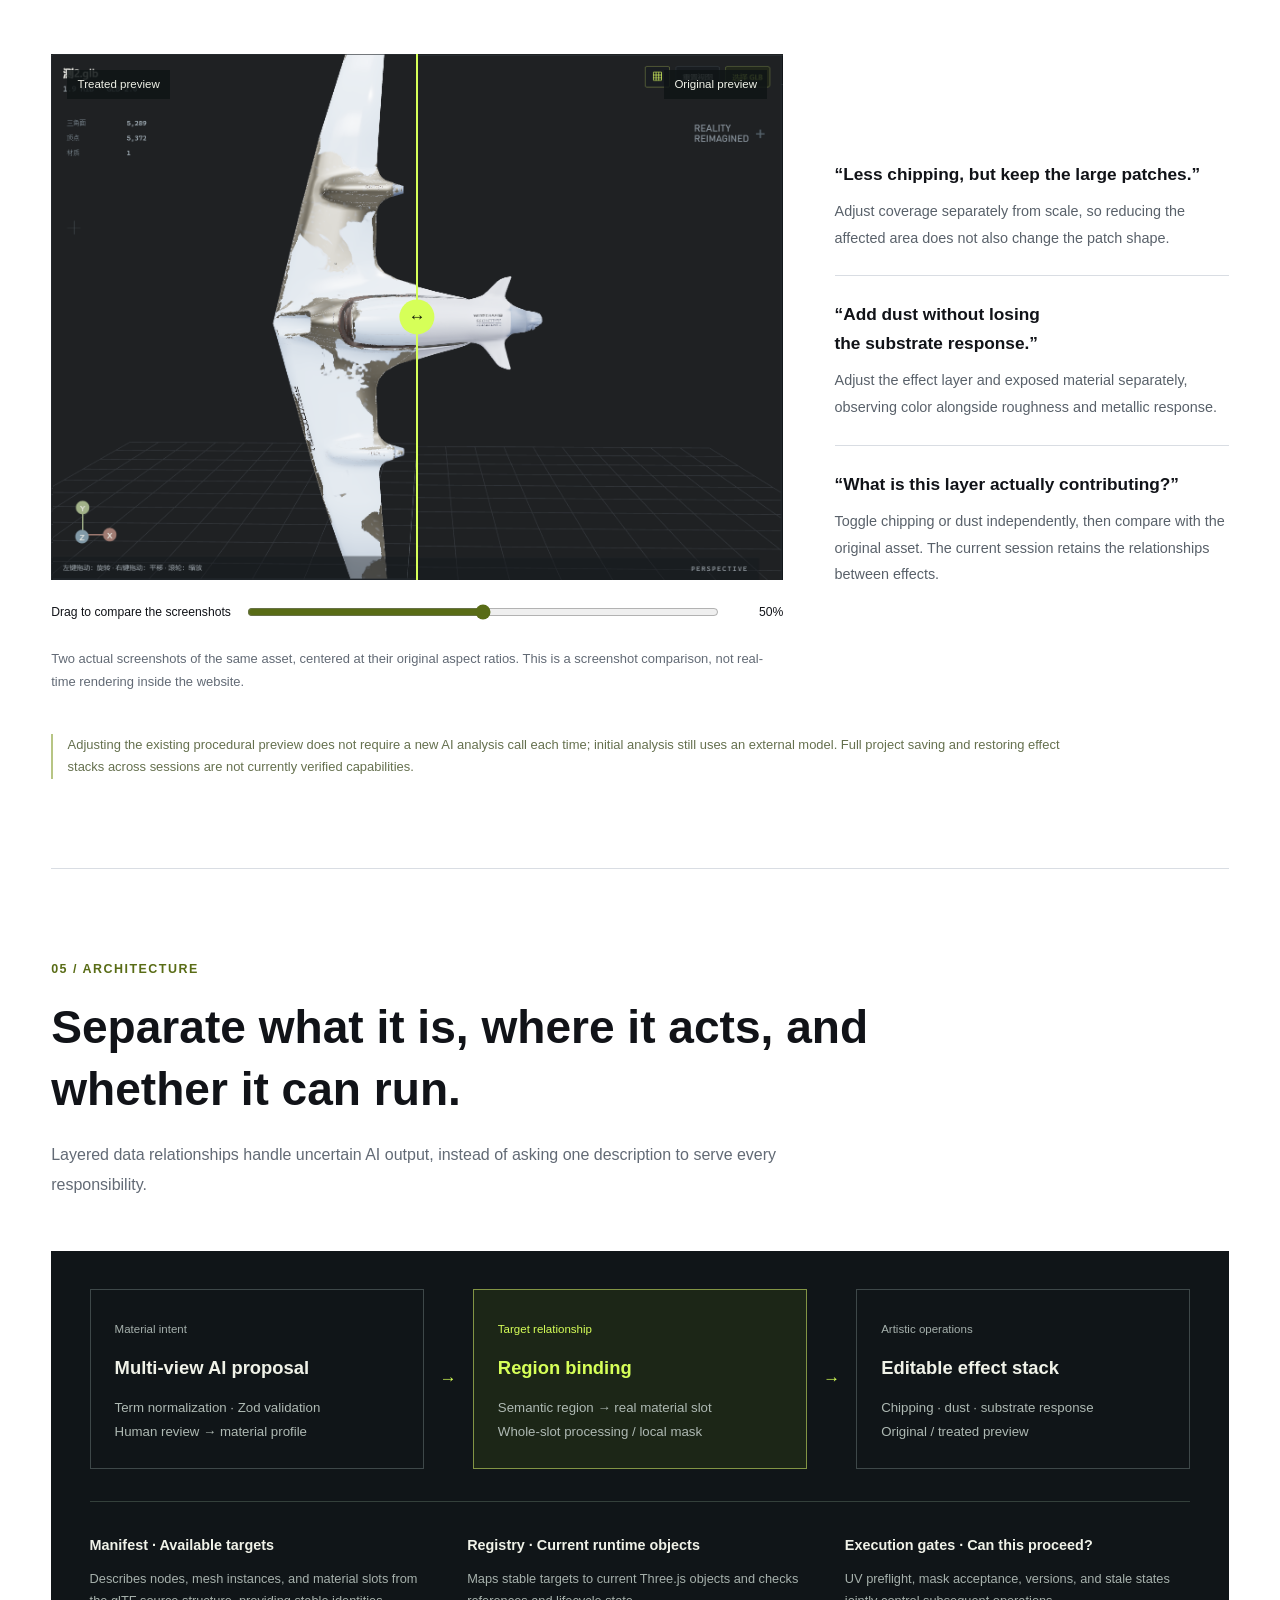
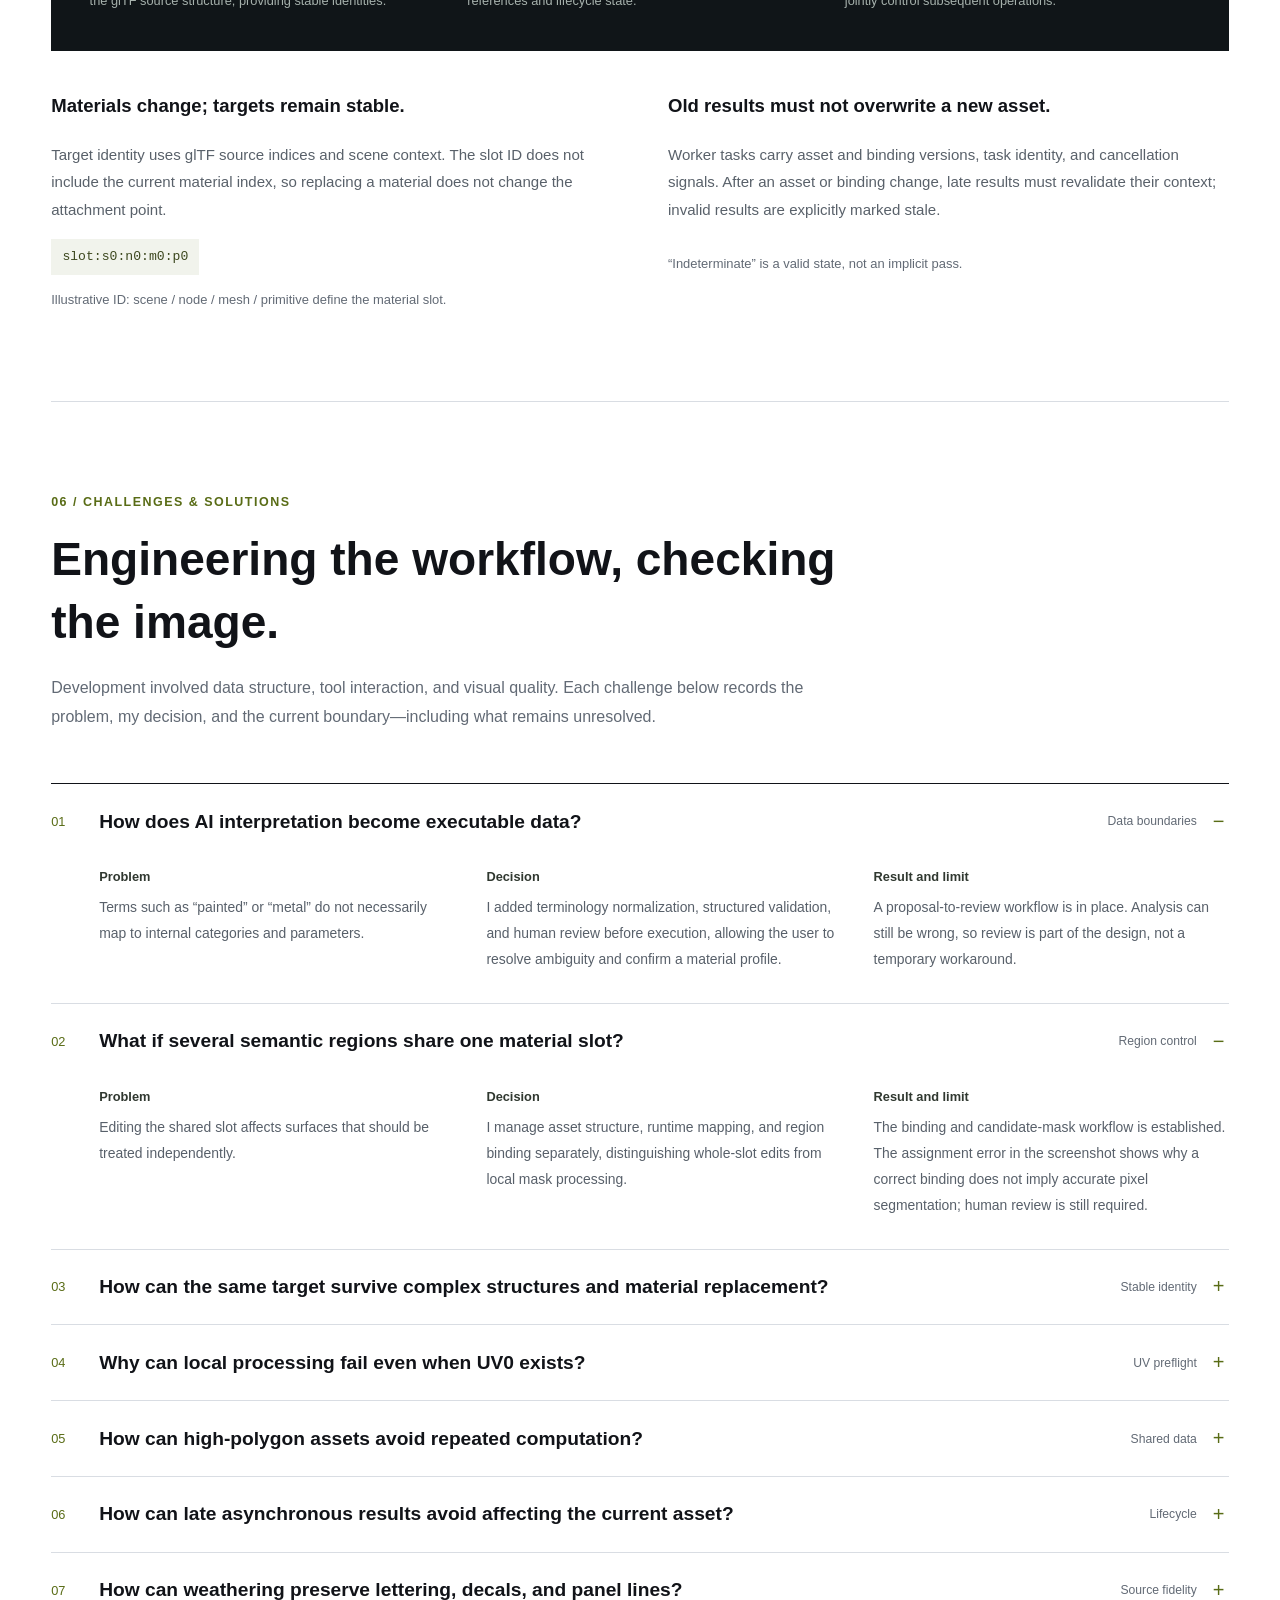
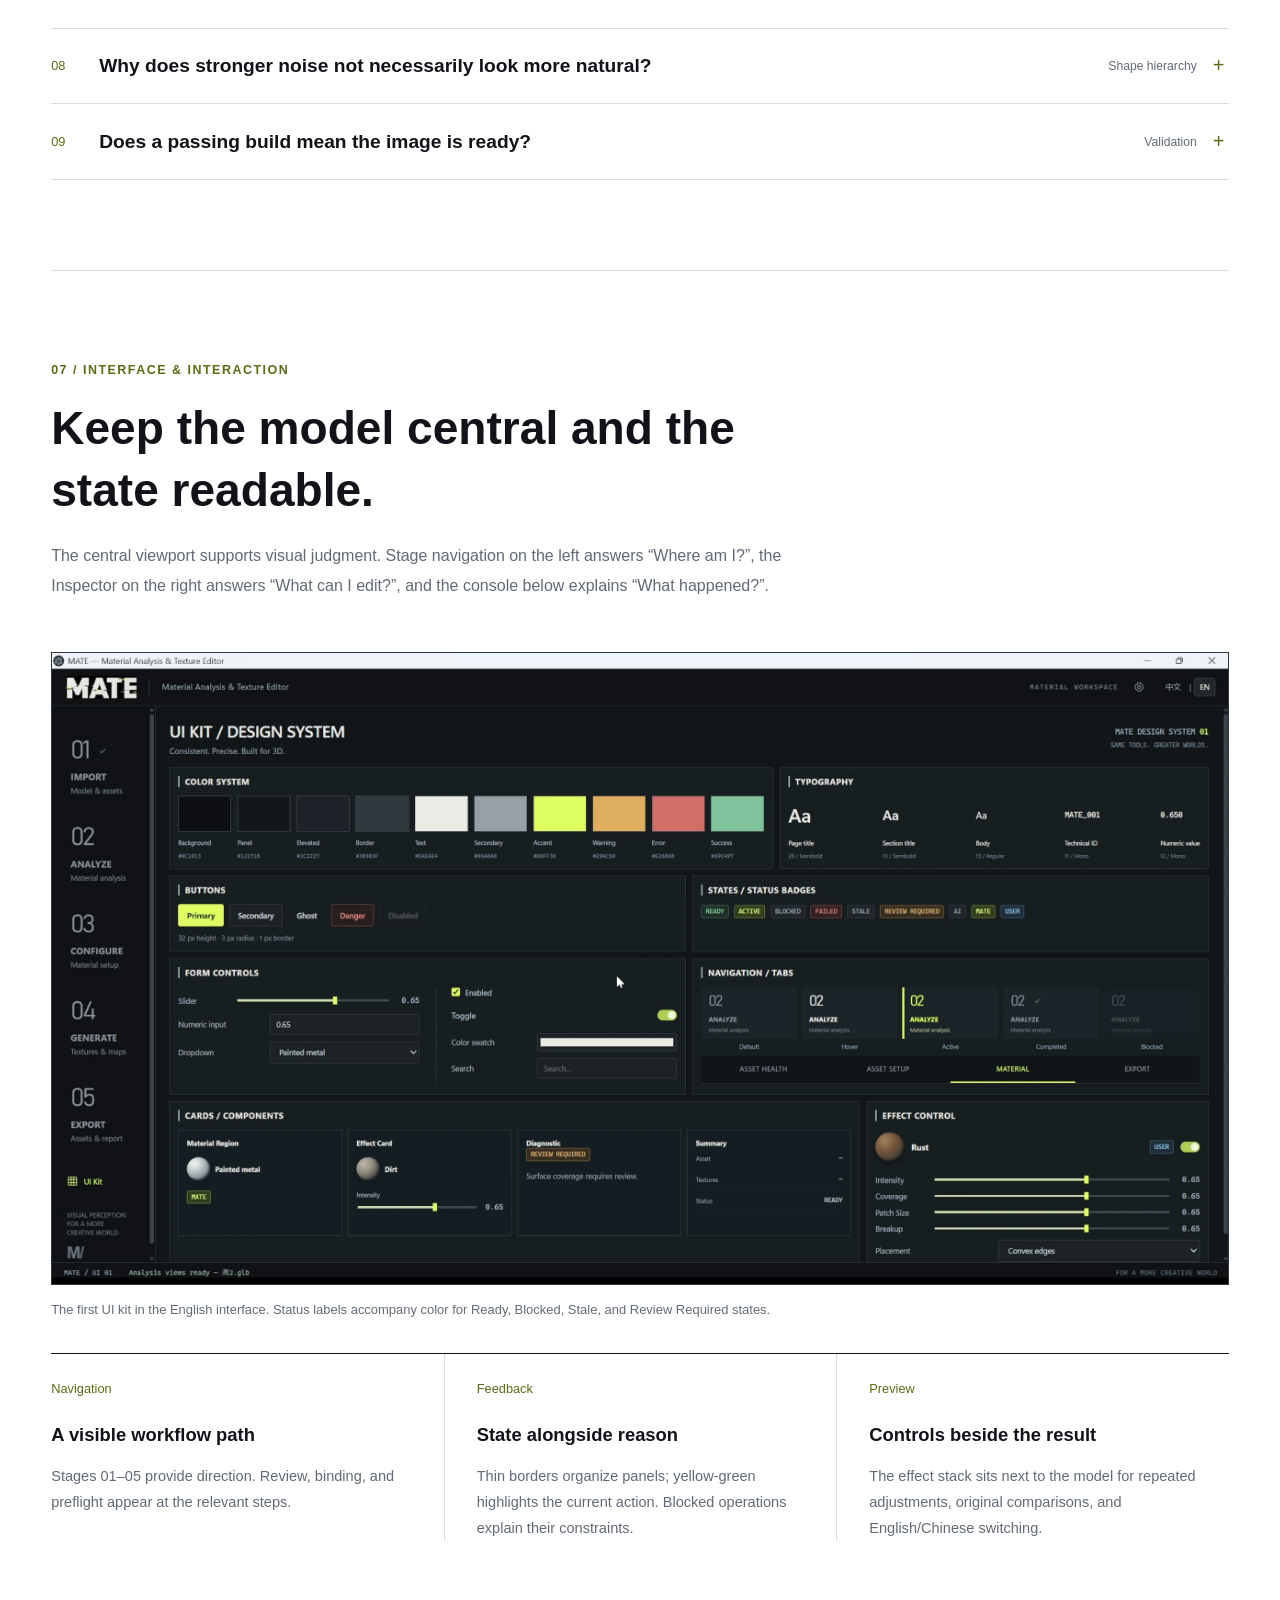
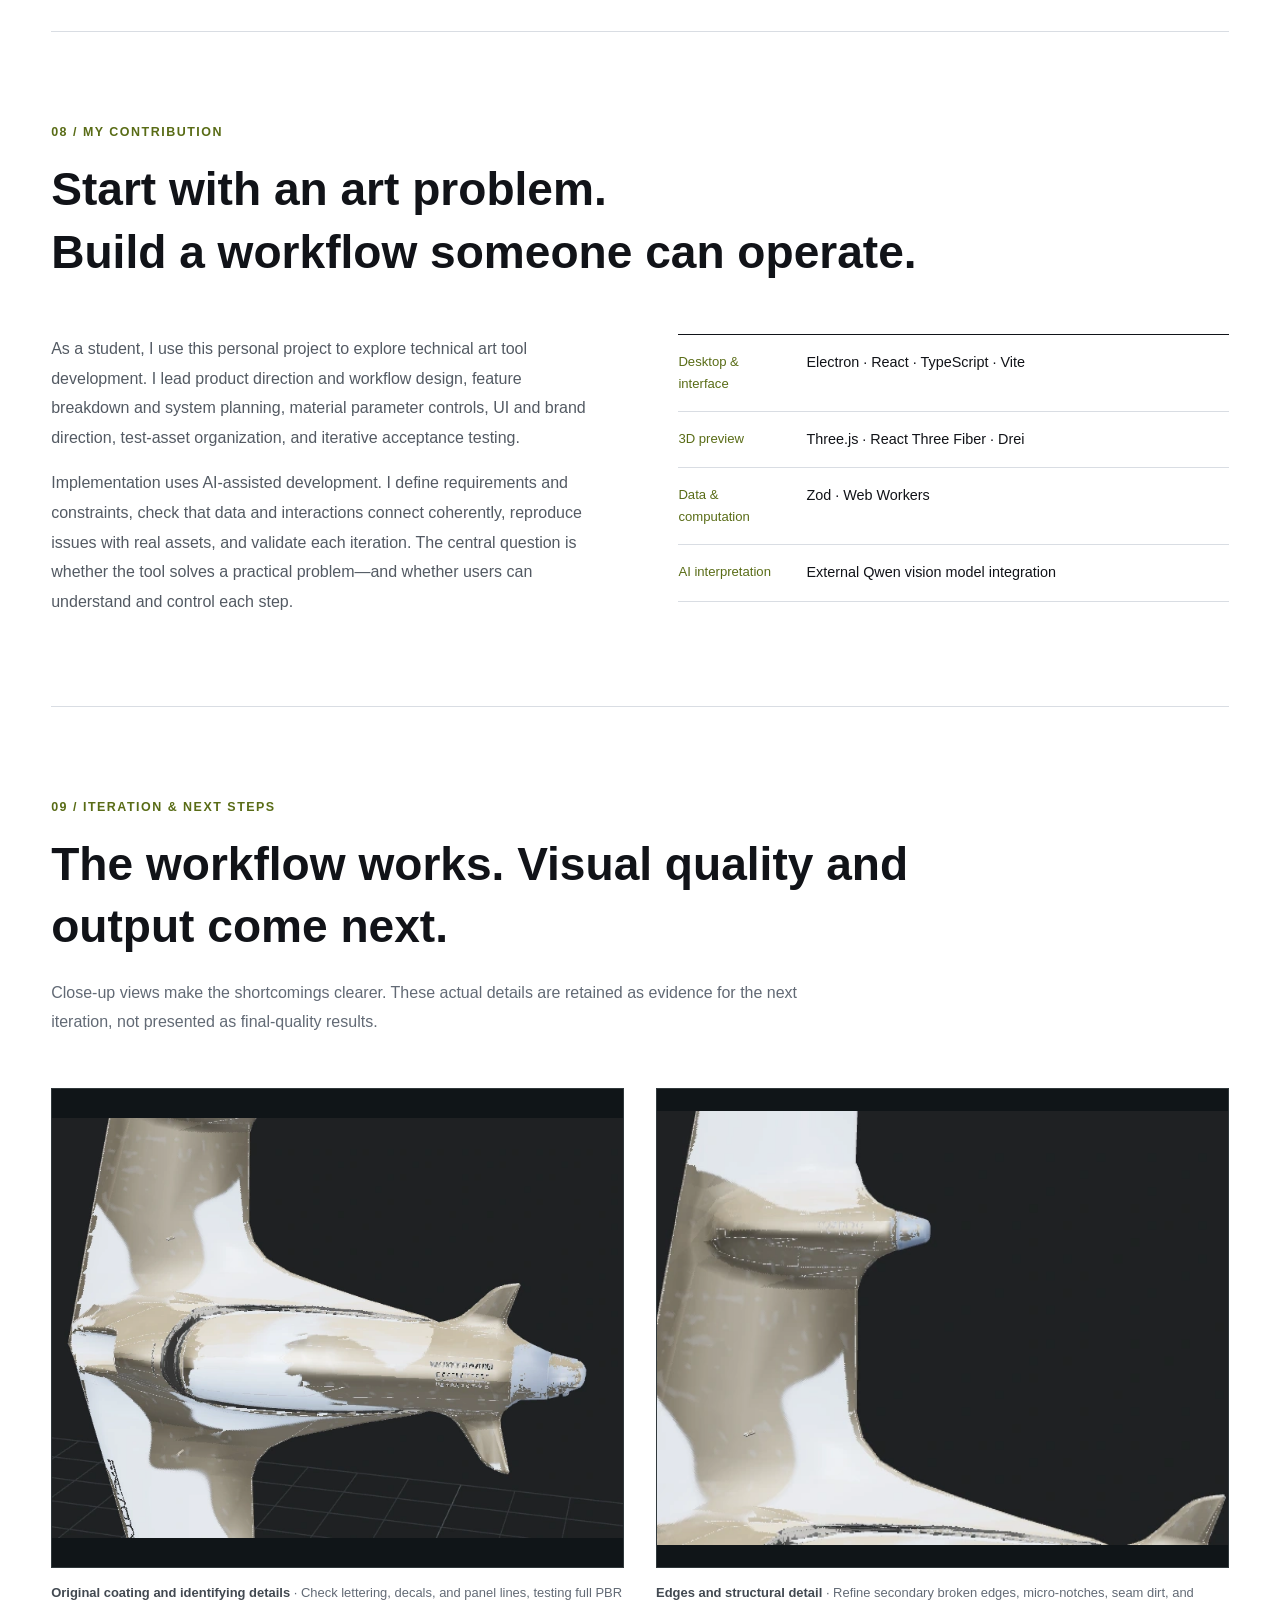
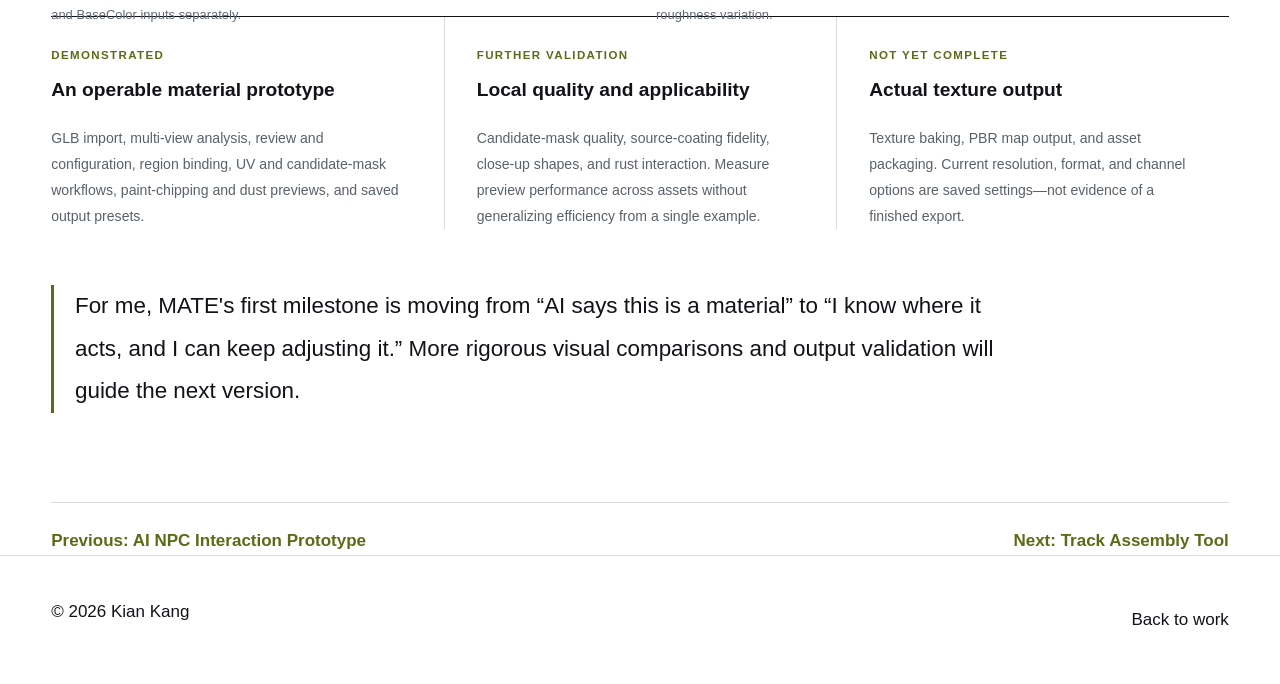
<file: en/projects/mate.html>
<!doctype html>
<html lang="en">
<head>
  <meta charset="utf-8">
  <meta name="viewport" content="width=device-width, initial-scale=1">
  <meta name="description" content="MATE is Kian (Kaixin) Kang's personal technical art tool prototype, connecting reviewable AI material analysis, real model targets, and an editable effect stack for controlled material workflows.">
  <meta property="og:locale" content="en_US">
  <meta property="og:title" content="MATE — AI-Assisted Material Analysis &amp; Procedural Weathering">
  <meta property="og:description" content="Material control after generation: review, region binding, an editable effect stack, and interactive previews. A personal project in active development.">
  <meta property="og:type" content="article">
  <meta property="og:url" content="https://k-k-ing.github.io/kian-worldmodel-portfolio/en/projects/mate.html">
  <meta property="og:image" content="https://k-k-ing.github.io/kian-worldmodel-portfolio/assets/en/mate/screens/effect-stack.webp">
  <meta property="og:image:alt" content="MATE's English interface showing an aircraft material preview and editable weathering controls">
  <meta name="twitter:card" content="summary_large_image">
  <link rel="canonical" href="https://k-k-ing.github.io/kian-worldmodel-portfolio/en/projects/mate.html">
  <link rel="icon" type="image/svg+xml" href="../../assets/favicon.svg">
  <link rel="stylesheet" href="../styles.css">
  <link rel="stylesheet" href="../mate.css">
  <script src="../script.js" defer></script>
  <script src="../mate.js" defer></script>
  <title>MATE — Material Analysis &amp; Procedural Weathering | Kian (Kaixin) Kang</title>
</head>
<body class="mate-case">
  <a class="skip-link" href="#main">Skip to main content</a>
  <header class="site-header">
    <div class="header-inner">
      <a class="wordmark" href="../index.html" aria-label="Kian Kang home">KIAN KANG</a>
      <button class="nav-toggle" type="button" aria-label="Open navigation" aria-expanded="false" aria-controls="site-navigation" data-nav-toggle><span></span><span></span></button>
      <nav class="site-nav" id="site-navigation" aria-label="Main navigation" data-site-nav>
        <a href="../index.html#work" aria-current="page">Work</a>
        <a href="../index.html#about">About</a>
        <a href="../resume-source.html">Resume</a>
        <a href="https://github.com/K-k-ing" target="_blank" rel="noreferrer">GitHub</a>
        <a href="../../projects/mate.html" hreflang="zh-CN">Chinese</a>
        <a href="mailto:122880509@qq.com">Contact</a>
      </nav>
    </div>
  </header>

  <main id="main" class="mate-main">
    <article class="container">
      <header class="mate-hero">
        <nav class="case-nav" aria-label="Project navigation">
          <a class="text-link" href="../index.html#work">Back to work</a>
          <a class="text-link" href="track-assembly.html">Next project</a>
        </nav>
        <p class="eyebrow">01 / Personal project · Technical art tool</p>
        <div class="mate-intro-grid">
          <div>
            <h1>MATE<span>AI-Assisted Material Analysis &amp; Procedural Weathering</span></h1>
            <p class="mate-full-name">Material Analysis &amp; Texture Editor</p>
          </div>
          <div class="mate-intro-copy">
            <p class="mate-lead">Keep materials editable after generation.</p>
            <p>When working with AI-generated models, I found that materials and textures often felt unpredictable. Adjusting a particular surface or region to match an artistic intention was difficult. I built MATE to explore a more controllable post-generation workflow.</p>
            <p>MATE connects multi-view analysis, human review, real model targets, and an editable effect stack. It turns AI's interpretation of a model into operations an artist can inspect, adjust, and compare.</p>
            <a class="text-link" href="#demo">Watch the recorded workflow ↓</a>
          </div>
        </div>
        <dl class="mate-facts" aria-label="Project at a glance">
          <div><dt>My role</dt><dd>Product and workflow design, system planning, AI-assisted development, UI, and visual validation</dd></div>
          <div><dt>Context</dt><dd>Personal student project<br>Separate from internship and commercial studio work</dd></div>
          <div><dt>Status</dt><dd>Functional prototype / first demo<br>Material preview working; texture output in development</dd></div>
        </dl>
      </header>

      <section class="mate-demo" id="demo" aria-labelledby="demo-title">
        <div class="mate-demo-top">
          <img src="../../assets/projects/mate/brand/mate-logo.png" alt="MATE logo" width="180" height="60">
          <div><h2 id="demo-title">From model import to controlled material preview</h2><p>Recorded software workflow · English subtitles · 4:50</p></div>
          <span class="mate-status">Functional prototype</span>
        </div>
        <div class="mate-player">
          <video id="mate-overview" controls playsinline preload="none" poster="../../assets/en/mate/screens/effect-stack.webp" aria-label="MATE full workflow demonstration with English subtitles, 4 minutes 50 seconds">
            <source src="../../assets/en/mate/video/mate-demo-en.mp4" type="video/mp4">
            <p>Your browser cannot play this video. <a href="../../assets/en/mate/video/mate-demo-en.mp4">Open the demonstration MP4</a>.</p>
          </video>
          <button class="mate-play-cover" type="button" data-mate-play aria-label="Play the MATE workflow demonstration">
            <img src="../../assets/en/mate/screens/effect-stack.webp" alt="" width="2559" height="1377" decoding="async">
            <span class="mate-play-label"><span aria-hidden="true">▶</span> Play the workflow <small>4:50 · English subtitles</small></span>
          </button>
        </div>
        <p class="mate-video-feedback" data-mate-video-feedback role="status" aria-live="polite"></p>
        <p class="mate-demo-note">Full workflow recording with English subtitles. The demonstration shows interactive material previews, not baked output assets. <a href="../../assets/en/mate/video/mate-demo-en.mp4" download>Download the recording</a>.</p>
      </section>

      <nav class="mate-contents" aria-label="MATE case study contents">
        <a href="#problem">Starting point</a><a href="#workflow">Workflow</a><a href="#capabilities">Capabilities</a><a href="#material-control">Material control</a><a href="#architecture">Architecture</a><a href="#challenges">Challenges</a><a href="#interface">Interface</a><a href="#next">Next steps</a>
      </nav>

      <section class="mate-section" id="problem" aria-labelledby="problem-title">
        <div class="mate-section-heading"><p class="eyebrow">01 / Starting point</p><h2 id="problem-title">AI sees different surfaces.<br>The model may have only one material slot.</h2></div>
        <div class="mate-two-col">
          <p class="mate-large-copy">An aircraft test asset made the problem concrete: white paint, glass, sensor housings, and decals looked like separate regions, but shared one material slot. Recognizing them did not tell me how to edit them independently.</p>
          <div class="mate-body-copy"><p>I focused on what happens after analysis. The user needs to confirm three things: the intended material, the actual target it affects, and whether the available data supports the operation.</p><p>MATE is for 3D artists and technical art learners who want to keep editing an existing GLB asset. AI provides a starting proposal; the user retains the final say on intent and appearance.</p></div>
        </div>
        <div class="mate-principles">
          <article><span>01</span><h3>Reviewable proposals</h3><p>Normalize terminology and parameters before asking for confirmation. Natural language is not an execution command.</p></article>
          <article><span>02</span><h3>Inspectable scope</h3><p>Make the relationship between regions, model targets, UVs, and masks explicit. A visual label alone is not enough.</p></article>
          <article><span>03</span><h3>Repeatable adjustment</h3><p>Edit parameters, toggle layers, and compare with the original asset within the same editing session.</p></article>
        </div>
      </section>

      <section class="mate-section" id="workflow" aria-labelledby="workflow-title">
        <div class="mate-section-heading"><p class="eyebrow">02 / Workflow</p><h2 id="workflow-title">A clear input and next step at every stage.</h2><p>I follow a familiar art-production sequence, placing review, binding, and preflight checks where they become relevant.</p></div>
        <ol class="mate-workflow">
          <li><span>01</span><h3>Import</h3><p>Open a GLB and inspect the model and asset health.</p><small>Understand the input first</small></li>
          <li><span>02</span><h3>Analyze</h3><p>Capture multiple views and review AI region and material suggestions.</p><small>Proposals do not execute directly</small></li>
          <li><span>03</span><h3>Configure</h3><p>Review parameters and confirm real targets and local regions.</p><small>Check bindings, UVs, and masks</small></li>
          <li><span>04</span><h3>Preview</h3><p>Add paint chipping and dust, adjust controls, and compare.</p><small>Keep an editable effect stack</small></li>
          <li class="mate-step-planned"><span>05</span><h3>Output settings</h3><p>Choose resolution, format, and channels; save a preset.</p><small>Baking and packaging are not complete</small></li>
        </ol>
        <figure class="mate-figure mate-workflow-screen">
          <button class="media-trigger" type="button" data-lightbox aria-label="Enlarge the MATE import interface"><img src="../../assets/en/mate/screens/import.webp" alt="MATE's English GLB import interface, with five workflow stages, a central viewport, asset information, and a status console" width="2559" height="1356" loading="lazy" decoding="async"></button>
          <figcaption>The actual import interface introduces the asset requirements and next action before exposing a panel of parameters.</figcaption>
        </figure>
      </section>

      <section class="mate-section" id="capabilities" aria-labelledby="capabilities-title">
        <div class="mate-section-heading"><p class="eyebrow">03 / Three core capabilities</p><h2 id="capabilities-title">From understanding a surface to controlling it.</h2></div>
        <article class="mate-feature" id="ai-understanding">
          <div class="mate-feature-copy"><span class="mate-feature-number">01</span><h3>AI material analysis,<br>with review built in.</h3><p>Multiple views help Qwen interpret regions and appearance. Rather than executing its output directly, I normalize terminology, validate the structure, and move it into an editable material profile.</p><p>The user can review categories, edit color, roughness, metallic response, and texture intent, then confirm what should happen next.</p><p class="mate-boundary">The AI capability integrates an external model; it is not a proprietary model I trained. Analysis confidence is not recognition accuracy.</p></div>
          <div class="mate-feature-media">
            <figure class="mate-figure"><button class="media-trigger" type="button" data-lightbox aria-label="Enlarge MATE's multi-view analysis inputs"><img src="../../assets/en/mate/screens/multiview.webp" alt="Front, back, left, right, top, and perspective views in the English Analysis Inputs window" width="2559" height="1335" loading="lazy" decoding="async"></button><figcaption>Multi-view inputs make the visual evidence behind the analysis inspectable.</figcaption></figure>
            <details class="mate-inline-detail"><summary>View the actual proposal review interface</summary><figure class="mate-figure"><button class="media-trigger" type="button" data-lightbox aria-label="Enlarge the AI proposal review interface"><img src="../../assets/en/mate/screens/review.webp" alt="The English AI Proposal Review interface showing editable asset-region descriptions and accepted fields" width="2559" height="1365" loading="lazy" decoding="async"></button><figcaption>Analysis becomes reviewable region data. Ambiguities are resolved before the profile is confirmed.</figcaption></figure></details>
          </div>
        </article>
        <article class="mate-feature" id="region-control">
          <div class="mate-feature-copy"><span class="mate-feature-number">02</span><h3>Confirm where to edit,<br>then decide how.</h3><p>I bind semantic regions to real model material slots. When several regions share one slot, surface masks restrict the local scope, with UV checks before local processing.</p><p>Candidate masks must be previewed, checked, and accepted. The interface keeps uncertainty visible so that incorrect assignments can be found.</p><p class="mate-boundary">This test exposes a current failure: the Propeller Hub region receives 92.0% of the surface, while White Composite Body receives 0.0%. The reported 95.4% is assigned coverage, not segmentation accuracy.</p></div>
          <figure class="mate-figure"><button class="media-trigger" type="button" data-lightbox aria-label="Enlarge the candidate mask and region assignments"><img src="../../assets/en/mate/screens/candidate-mask.webp" alt="Three candidate semantic regions and a UV ownership preview; the Propeller Hub assignment is clearly too large and the result is marked Review Required" width="2559" height="1341" loading="lazy" decoding="async"></button><figcaption>An inspectable candidate result, not proof of accurate automatic segmentation. This run reports 4.6% unassigned surface and 59.3% mean confidence.</figcaption></figure>
        </article>
        <article class="mate-feature" id="weathering-controls">
          <div class="mate-feature-copy"><span class="mate-feature-number">03</span><h3>Iterate with an effect stack,<br>not just a result image.</h3><p>Paint chipping and dust are separate effects that can be added, removed, enabled, and adjusted. Coverage, patch size, breakup, and placement rules control different aspects of the surface.</p><p>Exposed substrate color, roughness, and metallic response are also adjustable. Switching between the original and MATE preview helps reveal what each layer changes.</p><p class="mate-boundary">This case study focuses on the recorded paint-chipping and dust workflows. Other effects remain in development and are not presented as equally mature.</p></div>
          <figure class="mate-figure"><button class="media-trigger" type="button" data-lightbox aria-label="Enlarge MATE's procedural effect stack"><img src="../../assets/en/mate/screens/effect-stack.webp" alt="MATE's English effect stack with region selection, paint-chipping toggle, intensity, coverage, patch size, and breakup controls" width="2559" height="1377" loading="lazy" decoding="async"></button><figcaption>Controls map to distinct artistic intentions. Intensity and coverage are not combined into a single slider.</figcaption></figure>
        </article>
      </section>

      <section class="mate-section" id="material-control" aria-labelledby="control-title">
        <div class="mate-section-heading"><p class="eyebrow">04 / Material control after generation</p><h2 id="control-title">Keep shaping the material you already have.</h2><p>My focus is not another generation attempt. It is how to keep adjusting an existing model toward the result I want.</p></div>
        <div class="mate-control-layout">
          <div class="mate-comparison" data-mate-comparison>
            <div class="mate-comparison-images" style="--mate-compare: 50%">
              <img src="../../assets/projects/mate/screens/compare-original.png" alt="Original asset preview: an aircraft with white coating" width="1620" height="1161" loading="lazy" decoding="async">
              <img class="mate-comparison-treated" src="../../assets/projects/mate/screens/compare-treated.png" alt="Treated material preview: chipped aircraft coating and exposed substrate" width="1613" height="1164" loading="lazy" decoding="async">
              <span class="mate-compare-label mate-compare-label-left">Treated preview</span><span class="mate-compare-label mate-compare-label-right">Original preview</span>
              <span class="mate-comparison-divider" aria-hidden="true"></span>
            </div>
            <label class="mate-comparison-control">Drag to compare the screenshots<input type="range" min="0" max="100" value="50" step="1" aria-label="Treated preview visibility"><output>50%</output></label>
            <p class="mate-caption">Two actual screenshots of the same asset, centered at their original aspect ratios. This is a screenshot comparison, not real-time rendering inside the website.</p>
          </div>
          <div class="mate-control-notes">
            <article><h3>“Less chipping, but keep the large patches.”</h3><p>Adjust coverage separately from scale, so reducing the affected area does not also change the patch shape.</p></article>
            <article><h3>“Add dust without losing the substrate response.”</h3><p>Adjust the effect layer and exposed material separately, observing color alongside roughness and metallic response.</p></article>
            <article><h3>“What is this layer actually contributing?”</h3><p>Toggle chipping or dust independently, then compare with the original asset. The current session retains the relationships between effects.</p></article>
          </div>
        </div>
        <p class="mate-boundary mate-wide-note">Adjusting the existing procedural preview does not require a new AI analysis call each time; initial analysis still uses an external model. Full project saving and restoring effect stacks across sessions are not currently verified capabilities.</p>
      </section>

      <section class="mate-section" id="architecture" aria-labelledby="architecture-title">
        <div class="mate-section-heading"><p class="eyebrow">05 / Architecture</p><h2 id="architecture-title">Separate what it is, where it acts, and whether it can run.</h2><p>Layered data relationships handle uncertain AI output, instead of asking one description to serve every responsibility.</p></div>
        <div class="mate-architecture" aria-label="MATE material workflow architecture">
          <div class="mate-architecture-main">
            <div class="mate-node"><small>Material intent</small><h3>Multi-view AI proposal</h3><p>Term normalization · Zod validation<br>Human review → material profile</p></div>
            <span class="mate-flow-arrow" aria-hidden="true">→</span>
            <div class="mate-node mate-node-accent"><small>Target relationship</small><h3>Region binding</h3><p>Semantic region → real material slot<br>Whole-slot processing / local mask</p></div>
            <span class="mate-flow-arrow" aria-hidden="true">→</span>
            <div class="mate-node"><small>Artistic operations</small><h3>Editable effect stack</h3><p>Chipping · dust · substrate response<br>Original / treated preview</p></div>
          </div>
          <div class="mate-architecture-support">
            <article><h3>Manifest · Available targets</h3><p>Describes nodes, mesh instances, and material slots from the glTF source structure, providing stable identities.</p></article>
            <article><h3>Registry · Current runtime objects</h3><p>Maps stable targets to current Three.js objects and checks references and lifecycle state.</p></article>
            <article><h3>Execution gates · Can this proceed?</h3><p>UV preflight, mask acceptance, versions, and stale states jointly control subsequent operations.</p></article>
          </div>
        </div>
        <div class="mate-tech-notes">
          <article><h3>Materials change; targets remain stable.</h3><p>Target identity uses glTF source indices and scene context. The slot ID does not include the current material index, so replacing a material does not change the attachment point.</p><code>slot:s0:n0:m0:p0</code><p class="mate-caption">Illustrative ID: scene / node / mesh / primitive define the material slot.</p></article>
          <article><h3>Old results must not overwrite a new asset.</h3><p>Worker tasks carry asset and binding versions, task identity, and cancellation signals. After an asset or binding change, late results must revalidate their context; invalid results are explicitly marked stale.</p><p class="mate-caption">“Indeterminate” is a valid state, not an implicit pass.</p></article>
        </div>
      </section>

      <section class="mate-section" id="challenges" aria-labelledby="challenges-title">
        <div class="mate-section-heading"><p class="eyebrow">06 / Challenges &amp; solutions</p><h2 id="challenges-title">Engineering the workflow, checking the image.</h2><p>Development involved data structure, tool interaction, and visual quality. Each challenge below records the problem, my decision, and the current boundary—including what remains unresolved.</p></div>
        <div class="mate-challenge-list">
          <details open><summary><span>01</span><h3>How does AI interpretation become executable data?</h3><small>Data boundaries</small></summary><div class="mate-challenge-body"><p><b>Problem</b>Terms such as “painted” or “metal” do not necessarily map to internal categories and parameters.</p><p><b>Decision</b>I added terminology normalization, structured validation, and human review before execution, allowing the user to resolve ambiguity and confirm a material profile.</p><p><b>Result and limit</b>A proposal-to-review workflow is in place. Analysis can still be wrong, so review is part of the design, not a temporary workaround.</p></div></details>
          <details open><summary><span>02</span><h3>What if several semantic regions share one material slot?</h3><small>Region control</small></summary><div class="mate-challenge-body"><p><b>Problem</b>Editing the shared slot affects surfaces that should be treated independently.</p><p><b>Decision</b>I manage asset structure, runtime mapping, and region binding separately, distinguishing whole-slot edits from local mask processing.</p><p><b>Result and limit</b>The binding and candidate-mask workflow is established. The assignment error in the screenshot shows why a correct binding does not imply accurate pixel segmentation; human review is still required.</p></div></details>
          <details><summary><span>03</span><h3>How can the same target survive complex structures and material replacement?</h3><small>Stable identity</small></summary><div class="mate-challenge-body"><p><b>Problem</b>Shared meshes, multiple primitives, repeated instances, and duplicate node names make names or runtime UUIDs insufficient as source identities.</p><p><b>Decision</b>Use glTF source indices and scene context, validate source-to-runtime mappings, and leave the material index out of slot identity.</p><p><b>Result and limit</b>Development checks cover references, instances, mappings, and lifecycle behavior. They support this design, not a guarantee of compatibility with every asset.</p></div></details>
          <details><summary><span>04</span><h3>Why can local processing fail even when UV0 exists?</h3><small>UV preflight</small></summary><div class="mate-challenge-body"><p><b>Problem</b>UVs can exist while overlapping, extending out of range, or containing degenerate triangles. Resolution and compute budgets also affect the conclusion.</p><p><b>Decision</b>Run preflight checks in a Worker, deduplicate shared-slot checks, and report pass, blocked, or indeterminate states with reasons and conditions.</p><p><b>Result and limit</b>Preflight status now gates execution. It detects and blocks problematic input; it does not automatically repair or unwrap UVs.</p></div></details>
          <details><summary><span>05</span><h3>How can high-polygon assets avoid repeated computation?</h3><small>Shared data</small></summary><div class="mate-challenge-body"><p><b>Problem</b>When instances reference the same geometry, scanning it once per slot multiplies the work.</p><p><b>Decision</b>Reuse geometry checks, cache shared attributes and existing bounds, inspect unique material slots, and use Workers and compute budgets for heavy tasks.</p><p><b>Result and limit</b>Development records include import, multi-view capture, and analysis checks on an asset of approximately 1.9 million triangles. Full real-time weathering frame rate, memory use, and end-to-end timing still need systematic measurement.</p></div></details>
          <details><summary><span>06</span><h3>How can late asynchronous results avoid affecting the current asset?</h3><small>Lifecycle</small></summary><div class="mate-challenge-body"><p><b>Problem</b>Earlier tasks can return after an asset change, binding edit, or interface closure.</p><p><b>Decision</b>Include versions, task identity, cancellation, and lifecycle checks in the workflow. Clear invalid mappings and do not use stale results as execution evidence.</p><p><b>Result and limit</b>Regression checks cover cancellation, late results, retry, and unmounting. Further validation focuses on state transitions during actual editing.</p></div></details>
          <details><summary><span>07</span><h3>How can weathering preserve lettering, decals, and panel lines?</h3><small>Source fidelity</small></summary><div class="mate-challenge-body"><p><b>Problem</b>Test assets mix lettering, decorative lines, and some shading into BaseColor. Replacing the base color can weaken all of them.</p><p><b>Decision</b>Add an original-coating detail-preservation control, and test both complete PBR assets and BaseColor-only inputs for quality and compatibility.</p><p><b>Result and limit</b>Preservation controls are still being refined, with fine lines and decals checked case by case. A single BaseColor image cannot establish reliable recovery of real geometry or a complete physical material.</p></div></details>
          <details><summary><span>08</span><h3>Why does stronger noise not necessarily look more natural?</h3><small>Shape hierarchy</small></summary><div class="mate-challenge-body"><p><b>Problem</b>Early paint chipping produced large, cloudy patches with weak edge hierarchy and insufficient close-up detail.</p><p><b>Decision</b>Treat distribution, scale, edges, and material response separately. Introduce multiple scales, structural influence, and substrate response, then evaluate close-up views.</p><p><b>Result and limit</b>Controls and implementation have progressed. Secondary broken edges, micro-notches, seam dirt, and rust interactions remain next steps; an available control is not proof of final visual quality.</p></div></details>
          <details><summary><span>09</span><h3>Does a passing build mean the image is ready?</h3><small>Validation</small></summary><div class="mate-challenge-body"><p><b>Problem</b>Type checks, regression tests, and successful builds cannot prove that chipping looks natural or materials look convincing.</p><p><b>Decision</b>Separate engineering checks from visual acceptance. Compare wide, medium, and close views under fixed cameras and lighting, using evidence appropriate to each goal.</p><p><b>Result and limit</b>This first version demonstrates the tool workflow. Material naturalness, final output, and performance each require their own validation and guide the next iterations.</p></div></details>
        </div>
      </section>

      <section class="mate-section" id="interface" aria-labelledby="interface-title">
        <div class="mate-section-heading"><p class="eyebrow">07 / Interface &amp; interaction</p><h2 id="interface-title">Keep the model central and the state readable.</h2><p>The central viewport supports visual judgment. Stage navigation on the left answers “Where am I?”, the Inspector on the right answers “What can I edit?”, and the console below explains “What happened?”.</p></div>
        <figure class="mate-figure"><button class="media-trigger" type="button" data-lightbox aria-label="Enlarge the MATE UI kit and design system"><img src="../../assets/en/mate/screens/ui-kit.webp" alt="MATE's English UI kit with dark panels, yellow-green accents, buttons, status badges, form controls, navigation, and effect components" width="2559" height="1374" loading="lazy" decoding="async"></button><figcaption>The first UI kit in the English interface. Status labels accompany color for Ready, Blocked, Stale, and Review Required states.</figcaption></figure>
        <div class="mate-principles mate-interface-notes">
          <article><span>Navigation</span><h3>A visible workflow path</h3><p>Stages 01–05 provide direction. Review, binding, and preflight appear at the relevant steps.</p></article>
          <article><span>Feedback</span><h3>State alongside reason</h3><p>Thin borders organize panels; yellow-green highlights the current action. Blocked operations explain their constraints.</p></article>
          <article><span>Preview</span><h3>Controls beside the result</h3><p>The effect stack sits next to the model for repeated adjustments, original comparisons, and English/Chinese switching.</p></article>
        </div>
      </section>

      <section class="mate-section" id="contribution" aria-labelledby="contribution-title">
        <div class="mate-section-heading"><p class="eyebrow">08 / My contribution</p><h2 id="contribution-title">Start with an art problem.<br>Build a workflow someone can operate.</h2></div>
        <div class="mate-two-col">
          <div class="mate-body-copy"><p>As a student, I use this personal project to explore technical art tool development. I lead product direction and workflow design, feature breakdown and system planning, material parameter controls, UI and brand direction, test-asset organization, and iterative acceptance testing.</p><p>Implementation uses AI-assisted development. I define requirements and constraints, check that data and interactions connect coherently, reproduce issues with real assets, and validate each iteration. The central question is whether the tool solves a practical problem—and whether users can understand and control each step.</p></div>
          <dl class="mate-stack">
            <div><dt>Desktop &amp; interface</dt><dd>Electron · React · TypeScript · Vite</dd></div>
            <div><dt>3D preview</dt><dd>Three.js · React Three Fiber · Drei</dd></div>
            <div><dt>Data &amp; computation</dt><dd>Zod · Web Workers</dd></div>
            <div><dt>AI interpretation</dt><dd>External Qwen vision model integration</dd></div>
          </dl>
        </div>
      </section>

      <section class="mate-section" id="next" aria-labelledby="next-title">
        <div class="mate-section-heading"><p class="eyebrow">09 / Iteration &amp; next steps</p><h2 id="next-title">The workflow works. Visual quality and output come next.</h2><p>Close-up views make the shortcomings clearer. These actual details are retained as evidence for the next iteration, not presented as final-quality results.</p></div>
        <div class="mate-detail-grid">
          <figure class="mate-figure"><button class="media-trigger" type="button" data-lightbox aria-label="Enlarge the current coating and lettering detail"><img src="../../assets/projects/mate/screens/detail-coating.webp" alt="Current aircraft close-up showing a large exposed-substrate area, lettering, and coating transitions with edges still needing refinement" width="735" height="540" loading="lazy" decoding="async"></button><figcaption><b>Original coating and identifying details</b> · Check lettering, decals, and panel lines, testing full PBR and BaseColor inputs separately.</figcaption></figure>
          <figure class="mate-figure"><button class="media-trigger" type="button" data-lightbox aria-label="Enlarge the current coating edges and structural detail"><img src="../../assets/projects/mate/screens/detail-edge.webp" alt="A close-up of the wing and housing junction, with large-scale coating changes and edge hierarchy that needs further work" width="540" height="410" loading="lazy" decoding="async"></button><figcaption><b>Edges and structural detail</b> · Refine secondary broken edges, micro-notches, seam dirt, and roughness variation.</figcaption></figure>
        </div>
        <div class="mate-roadmap">
          <article><p class="eyebrow">Demonstrated</p><h3>An operable material prototype</h3><p>GLB import, multi-view analysis, review and configuration, region binding, UV and candidate-mask workflows, paint-chipping and dust previews, and saved output presets.</p></article>
          <article><p class="eyebrow">Further validation</p><h3>Local quality and applicability</h3><p>Candidate-mask quality, source-coating fidelity, close-up shapes, and rust interaction. Measure preview performance across assets without generalizing efficiency from a single example.</p></article>
          <article><p class="eyebrow">Not yet complete</p><h3>Actual texture output</h3><p>Texture baking, PBR map output, and asset packaging. Current resolution, format, and channel options are saved settings—not evidence of a finished export.</p></article>
        </div>
        <div class="mate-closing"><p>For me, MATE's first milestone is moving from “AI says this is a material” to “I know where it acts, and I can keep adjusting it.” More rigorous visual comparisons and output validation will guide the next version.</p></div>
      </section>
      <nav class="project-pagination" aria-label="More projects">
        <a href="ai-npc.html">Previous: AI NPC Interaction Prototype</a>
        <a href="track-assembly.html">Next: Track Assembly Tool</a>
      </nav>
    </article>
  </main>
  <footer class="site-footer"><div class="container footer-inner"><p>© <span>2026</span> Kian Kang</p><a href="../index.html#work">Back to work</a></div></footer>
</body>
</html>
</file>
<file: styles.css>
:root {
  color-scheme: light;
  --bg: #ffffff;
  --ink: #111318;
  --muted: #626a75;
  --line: #d9dde3;
  --soft: #f3f5f7;
  --accent: #1456d9;
  --accent-dark: #0c3fae;
  --inverse: #ffffff;
  --container: 1360px;
  --gutter: clamp(1.25rem, 4vw, 4.5rem);
  --section-space: clamp(4.75rem, 8vw, 8rem);
  --radius: 3px;
  --transition: 180ms ease;
}

* {
  box-sizing: border-box;
}

html {
  scroll-behavior: smooth;
  scroll-padding-top: 6rem;
}

body {
  margin: 0;
  background: var(--bg);
  color: var(--ink);
  font-family: "Helvetica Neue", "PingFang SC", "Microsoft YaHei", "Noto Sans CJK SC", Arial, sans-serif;
  font-size: 1.0625rem;
  line-height: 1.66;
  text-rendering: optimizeLegibility;
  -webkit-font-smoothing: antialiased;
}

body.nav-open,
body.lightbox-open {
  overflow: hidden;
}

img,
video {
  display: block;
  max-width: 100%;
}

a {
  color: inherit;
  text-decoration: none;
}

button,
a {
  -webkit-tap-highlight-color: transparent;
}

button,
input,
textarea,
select {
  font: inherit;
}

:focus-visible {
  outline: 3px solid var(--accent);
  outline-offset: 4px;
}

::selection {
  background: #c9dbff;
  color: var(--ink);
}

.skip-link {
  position: fixed;
  z-index: 1000;
  top: 0.75rem;
  left: 0.75rem;
  padding: 0.7rem 1rem;
  background: var(--ink);
  color: var(--inverse);
  transform: translateY(-180%);
  transition: transform var(--transition);
}

.skip-link:focus {
  transform: translateY(0);
}

.site-header {
  position: sticky;
  z-index: 100;
  top: 0;
  background: rgb(255 255 255 / 94%);
  border-bottom: 1px solid var(--line);
  backdrop-filter: blur(12px);
}

.header-inner,
.container {
  width: min(100%, var(--container));
  margin-inline: auto;
  padding-inline: var(--gutter);
}

.header-inner {
  min-height: 5.25rem;
  display: flex;
  align-items: center;
  justify-content: space-between;
  gap: 2rem;
}

.wordmark {
  flex: 0 0 auto;
  font-size: 0.92rem;
  font-weight: 800;
  letter-spacing: 0.16em;
  line-height: 1;
}

.site-nav {
  display: flex;
  align-items: center;
  gap: clamp(1.5rem, 3.5vw, 3.75rem);
}

.site-nav a {
  position: relative;
  padding-block: 1.9rem 1.75rem;
  color: #2f343c;
  font-size: 0.96rem;
  font-weight: 500;
  line-height: 1;
}

.site-nav a::after {
  content: "";
  position: absolute;
  right: 0;
  bottom: -1px;
  left: 0;
  height: 2px;
  background: var(--accent);
  transform: scaleX(0);
  transform-origin: left;
  transition: transform var(--transition);
}

.site-nav a:hover,
.site-nav a[aria-current="page"],
.site-nav a.is-active {
  color: var(--accent);
}

.site-nav a[aria-current="page"]::after,
.site-nav a.is-active::after,
.site-nav a:hover::after {
  transform: scaleX(1);
}

.nav-toggle {
  display: none;
  width: 2.75rem;
  height: 2.75rem;
  padding: 0.65rem;
  background: transparent;
  border: 1px solid var(--line);
  border-radius: var(--radius);
  cursor: pointer;
}

.nav-toggle span {
  display: block;
  height: 1px;
  margin-block: 0.35rem;
  background: var(--ink);
  transition: transform var(--transition), opacity var(--transition);
}

.nav-open .nav-toggle span:first-child {
  transform: translateY(0.35rem) rotate(45deg);
}

.nav-open .nav-toggle span:last-child {
  transform: translateY(-0.35rem) rotate(-45deg);
}

.hero {
  min-height: calc(100svh - 5.25rem);
  display: grid;
  align-items: center;
  padding-block: clamp(2.5rem, 4vw, 4.5rem);
  border-bottom: 1px solid var(--line);
}

.hero-grid {
  width: min(100%, 1500px);
  display: grid;
  grid-template-columns: minmax(0, 0.96fr) minmax(0, 1.04fr);
  align-items: center;
  gap: clamp(2.5rem, 5vw, 5rem);
}

.hero-copy {
  max-width: 46rem;
}

h1,
h2,
h3,
p {
  margin-top: 0;
}

h1,
h2,
h3 {
  text-wrap: balance;
}

.hero h1 {
  margin-bottom: 1rem;
  font-size: clamp(3.5rem, 5.5vw, 5.8rem);
  font-weight: 720;
  letter-spacing: -0.06em;
  line-height: 0.95;
}

.hero-subtitle {
  max-width: 37rem;
  margin-bottom: 1.35rem;
  color: var(--muted);
  font-size: clamp(1.03rem, 1.6vw, 1.35rem);
  line-height: 1.45;
}

.hero-intro {
  max-width: 42rem;
  margin-bottom: 1.15rem;
  color: #3d434c;
  font-size: clamp(1rem, 1.1vw, 1.08rem);
  line-height: 1.62;
}

.hero-intro p:last-child {
  margin-bottom: 0;
}

.hero-status {
  max-width: 42rem;
  margin-bottom: 1.65rem;
  padding: 0.45rem 0 0.45rem 0.9rem;
  border-left: 2px solid var(--accent);
  color: var(--ink);
  font-size: 0.94rem;
  font-weight: 650;
  line-height: 1.45;
}

.button-row {
  display: flex;
  flex-wrap: wrap;
  gap: 0.75rem;
}

.button {
  min-height: 3.4rem;
  display: inline-flex;
  align-items: center;
  justify-content: center;
  padding: 0.85rem 1.35rem;
  border: 1px solid var(--accent);
  border-radius: var(--radius);
  color: var(--accent);
  font-size: 0.96rem;
  font-weight: 620;
  line-height: 1.2;
  transition: background-color var(--transition), color var(--transition), transform var(--transition);
}

.button:hover {
  background: #edf3ff;
  transform: translateY(-2px);
}

.button-primary {
  background: var(--accent);
  color: var(--inverse);
}

.button-primary:hover {
  background: var(--accent-dark);
}

.hero-media,
.project-media,
.case-hero-media,
.gallery-media,
.breakdown-media {
  overflow: hidden;
  background: var(--soft);
  border-radius: var(--radius);
}

.hero-media {
  aspect-ratio: 16 / 11;
}

.hero-media.hero-media-mate,
.project-media.project-media-mate {
  aspect-ratio: 2559 / 1335;
  background: #101518;
}

.hero-media-mate a {
  display: block;
  width: 100%;
  height: 100%;
}

.hero-media-mate img,
.project-media-mate img {
  object-fit: contain;
}

.hero-media img,
.project-media img,
.case-hero-media img,
.gallery-media img,
.breakdown-media img {
  width: 100%;
  height: 100%;
  object-fit: cover;
}

.section {
  padding-block: var(--section-space);
}

.section-border {
  border-top: 1px solid var(--line);
}

.section-heading {
  display: grid;
  grid-template-columns: minmax(0, 1fr) minmax(16rem, 0.45fr);
  align-items: end;
  gap: 2rem;
  margin-bottom: clamp(2.5rem, 4.5vw, 4.25rem);
}

.section-heading h2,
.about-copy h2,
.contact-band h2 {
  margin-bottom: 0;
  font-size: clamp(2.5rem, 5.5vw, 5.2rem);
  font-weight: 700;
  letter-spacing: -0.055em;
  line-height: 0.98;
}

.section-heading p {
  max-width: 31rem;
  margin: 0;
  color: var(--muted);
  font-size: 1.16rem;
  line-height: 1.62;
}

.section-heading-copy {
  display: grid;
  gap: 1rem;
}

.section-heading-copy .project-ecosystem {
  max-width: 38rem;
  padding-top: 1rem;
  border-top: 1px solid var(--line);
  color: #3f4650;
  font-size: 0.98rem;
  line-height: 1.62;
}

.project-list {
  border-top: 1px solid var(--line);
}

.project-link {
  display: grid;
  grid-template-columns: minmax(0, 1.28fr) minmax(17rem, 0.72fr);
  gap: clamp(1.5rem, 4vw, 4.25rem);
  align-items: center;
  padding-block: clamp(1.85rem, 3.6vw, 3.65rem);
  border-bottom: 1px solid var(--line);
}

.project-media {
  aspect-ratio: 16 / 9;
}

.project-media img {
  transition: transform 420ms ease, filter 420ms ease;
}

.project-link:hover .project-media img {
  transform: scale(1.012);
  filter: contrast(1.02);
}

.project-index {
  margin-bottom: 1.1rem;
  color: var(--accent);
  font-size: 0.78rem;
  font-weight: 700;
  letter-spacing: 0.12em;
}

.project-copy h3 {
  margin-bottom: 1rem;
  font-size: clamp(1.65rem, 3vw, 2.75rem);
  font-weight: 640;
  letter-spacing: -0.035em;
  line-height: 1.08;
}

.project-copy > p {
  max-width: 40rem;
  margin-bottom: 1.25rem;
  color: var(--muted);
  font-size: 1.02rem;
  line-height: 1.64;
}

.tags {
  display: flex;
  flex-wrap: wrap;
  gap: 0.35rem 0;
  margin: 0 0 1.4rem;
  padding: 0;
  list-style: none;
}

.tags li {
  color: #3d434c;
  font-size: 0.86rem;
  line-height: 1.4;
}

.tags li:not(:last-child)::after {
  content: "/";
  margin-inline: 0.58rem;
  color: #a0a6af;
}

.text-link {
  color: var(--accent);
  font-weight: 640;
  text-decoration: underline;
  text-decoration-color: transparent;
  text-underline-offset: 0.23em;
  transition: text-decoration-color var(--transition), color var(--transition);
}

.text-link:hover {
  color: var(--accent-dark);
  text-decoration-color: currentColor;
}

.capability-grid {
  display: grid;
  grid-template-columns: repeat(4, minmax(0, 1fr));
  gap: clamp(1.75rem, 4vw, 4.25rem);
}

.capability-group {
  border-top: 1px solid var(--ink);
  padding-top: 1rem;
}

.capability-number {
  display: block;
  margin-bottom: 1.55rem;
  color: var(--accent);
  font-size: 1.75rem;
  font-weight: 700;
  letter-spacing: -0.04em;
}

.capability-group h3 {
  min-height: 5rem;
  margin-bottom: 1.25rem;
  font-size: 1.22rem;
  line-height: 1.32;
}

.plain-list {
  margin: 0;
  padding: 0;
  list-style: none;
}

.plain-list li {
  margin-bottom: 0.58rem;
  color: #414750;
  font-size: 0.98rem;
  line-height: 1.55;
}

.about-layout {
  display: grid;
  grid-template-columns: minmax(14rem, 0.34fr) minmax(0, 0.66fr);
  gap: clamp(2.5rem, 7vw, 7.5rem);
  align-items: start;
}

.profile-figure {
  margin: 0;
  border: 1px solid var(--line);
  border-radius: var(--radius);
  overflow: hidden;
}

.profile-figure img {
  width: 100%;
  height: auto;
  aspect-ratio: auto;
  object-fit: cover;
  object-position: center 18%;
}

.about-copy h2 {
  margin-bottom: 2.25rem;
}

.about-body {
  max-width: 51rem;
  color: #353b44;
  font-size: clamp(1.08rem, 1.5vw, 1.24rem);
  line-height: 1.68;
}

.education {
  max-width: 51rem;
  margin-top: 3.25rem;
  padding-top: 1.6rem;
  border-top: 1px solid var(--line);
}

.education h3 {
  margin-bottom: 1.25rem;
  color: var(--accent);
  font-size: 0.82rem;
  font-weight: 750;
  letter-spacing: 0.12em;
  text-transform: uppercase;
}

.education p {
  margin-bottom: 0.2rem;
}

.education strong {
  display: block;
  margin-bottom: 0.35rem;
  font-size: 1.25rem;
}

.interests-section {
  padding-block: clamp(4.5rem, 7vw, 7rem) clamp(3.5rem, 5vw, 5rem);
  overflow: hidden;
  background: #fff;
}

.interests-heading {
  text-align: center;
  margin-bottom: clamp(2.75rem, 5vw, 5rem);
}

html:lang(zh-CN) .interests-heading h2 {
  margin: 0;
  color: #141414;
  font-size: clamp(3rem, 6.5vw, 6.25rem);
  font-weight: 750;
  letter-spacing: -0.045em;
  line-height: 1.16;
}

.interests-heading p {
  margin: 1.4rem 0 0;
  color: #454545;
  font-size: clamp(0.9rem, 1.15vw, 1.1rem);
  line-height: 1.7;
}

.interests-gallery {
  padding-block: clamp(1.5rem, 3vw, 3rem);
  overflow-x: auto;
  overflow-y: hidden;
  scrollbar-width: none;
  overscroll-behavior-x: contain;
}

.interests-gallery::-webkit-scrollbar {
  display: none;
}

.interests-ribbon {
  display: flex;
  align-items: center;
  gap: 0.7vw;
  width: max-content;
}

.interest-card {
  --photo-turn: 0deg;
  --photo-scale: 1;
  flex: 0 0 27vw;
  width: 27vw;
  min-width: 0;
  margin: 0;
  text-align: center;
}

.interest-card:nth-child(1) {
  --photo-turn: 26deg;
  --photo-scale: 1.07;
}

.interest-card:nth-child(2) {
  --photo-turn: 9deg;
}

.interest-card:nth-child(3) {
  --photo-turn: -9deg;
}

.interest-card:nth-child(4) {
  --photo-turn: -26deg;
  --photo-scale: 1.07;
}

.interest-photo {
  display: block;
  width: 100%;
  height: clamp(18rem, 29vw, 29rem);
  padding: 0;
  overflow: hidden;
  border: 0;
  border-radius: 0;
  background: #eee;
  cursor: zoom-in;
  transform: perspective(65vw) rotateY(var(--photo-turn)) scaleY(var(--photo-scale));
}

.interest-photo img {
  display: block;
  width: 100%;
  height: 100%;
  object-fit: cover;
  transition: transform 450ms ease;
}

.interest-photo-fitness img {
  object-position: 50% 56%;
}

.interest-photo-tennis img {
  object-position: 52% 68%;
}

.interest-photo-travel img {
  object-position: 33% 50%;
}

.interest-photo:is(:hover, :focus-visible) img {
  transform: scale(1.025);
}

.interest-photo:focus-visible {
  outline: 2px solid #141414;
  outline-offset: 5px;
}

.interest-card figcaption {
  margin-top: clamp(1.65rem, 3.5vw, 3.5rem);
  color: #595959;
  font-size: 0.8rem;
  font-weight: 400;
  letter-spacing: 0.12em;
}

.interests-note {
  margin-top: clamp(0.75rem, 2vw, 2rem);
  text-align: center;
}

.interests-note p {
  margin: 0;
  color: #333;
  font-size: 0.95rem;
  line-height: 1.8;
}

.interests-controls {
  display: flex;
  justify-content: center;
  align-items: center;
  gap: 1.5rem;
  margin-top: 1.2rem;
}

.interests-controls span,
.interests-controls button {
  color: #747474;
  font-size: 0.75rem;
}

.interests-controls button {
  padding: 0.5rem 0;
  border: 0;
  background: transparent;
  color: #333;
  font: inherit;
  font-size: 0.75rem;
  text-decoration: underline;
  text-underline-offset: 0.3em;
  cursor: pointer;
}

@media (max-width: 600px) {
  .interests-gallery {
    scroll-padding-inline: 1.5rem;
  }

  .interests-ribbon {
    width: max-content;
    gap: 0.85rem;
    padding-inline: 1.5rem;
  }

  .interest-card {
    flex: 0 0 64vw;
    width: 64vw;
  }

  .interest-photo {
    height: 21rem;
    transform: perspective(55rem) rotateY(var(--photo-turn));
  }

  .interest-card:nth-child(1),
  .interest-card:nth-child(2) {
    --photo-turn: 10deg;
  }

  .interest-card:nth-child(3),
  .interest-card:nth-child(4) {
    --photo-turn: -10deg;
  }

  .interests-note {
    margin-top: 1.75rem;
  }
}

.contact-band {
  background: var(--soft);
  border-top: 1px solid var(--line);
  color: var(--ink);
}

.contact-inner {
  display: grid;
  grid-template-columns: minmax(12rem, 0.7fr) minmax(0, 1.3fr);
  align-items: center;
  gap: clamp(2rem, 6vw, 7rem);
  padding-block: clamp(2.75rem, 5vw, 4.5rem);
}

.contact-band h2 {
  color: var(--accent);
  font-size: clamp(2.5rem, 5vw, 4.6rem);
}

.contact-list {
  display: grid;
  grid-template-columns: repeat(3, minmax(0, 1fr));
  margin: 0;
  padding: 0;
  list-style: none;
}

.contact-list li {
  min-height: 4rem;
  min-width: 0;
  display: flex;
  align-items: center;
  padding-inline: clamp(0.8rem, 1.5vw, 1.5rem);
  border-left: 1px solid var(--line);
}

.contact-list a {
  color: var(--accent-dark);
  overflow-wrap: anywhere;
  text-decoration: underline;
  text-underline-offset: 0.25em;
}

.site-footer {
  border-top: 1px solid var(--line);
}

.footer-inner {
  min-height: 8rem;
  display: flex;
  align-items: center;
  justify-content: space-between;
  gap: 2rem;
  padding-block: 2rem;
}

.footer-name {
  margin-bottom: 0.2rem;
  font-weight: 700;
}

.footer-role,
.footer-meta {
  margin-bottom: 0;
  color: var(--muted);
}

/* Project case studies */
.case-main {
  padding-bottom: clamp(4rem, 7vw, 7rem);
}

.case-hero {
  padding-top: clamp(2.5rem, 5vw, 4.5rem);
}

.case-nav {
  display: flex;
  align-items: center;
  justify-content: space-between;
  margin-bottom: clamp(2rem, 4vw, 3.5rem);
  color: var(--accent);
  font-size: 0.92rem;
  font-weight: 640;
}

.case-title-wrap {
  display: grid;
  grid-template-columns: minmax(0, 1.45fr) minmax(18rem, 0.55fr);
  gap: clamp(2rem, 5vw, 5rem);
  align-items: end;
  margin-bottom: clamp(2.25rem, 4vw, 3.75rem);
}

.case-title-wrap h1 {
  max-width: 66rem;
  margin-bottom: 0;
  font-size: clamp(2.8rem, 5vw, 4.75rem);
  font-weight: 720;
  letter-spacing: -0.055em;
  line-height: 0.98;
}

.case-subtitle {
  margin-bottom: 0.25rem;
  color: var(--muted);
  font-size: clamp(1.05rem, 1.55vw, 1.35rem);
  line-height: 1.45;
}

.case-hero-media {
  aspect-ratio: 16 / 8.4;
  margin: 0;
}

.case-hero-composite {
  display: grid;
  grid-template-columns: minmax(0, 1.5fr) minmax(18rem, 0.5fr);
  gap: 1rem;
}

.case-hero-panel {
  min-width: 0;
  margin: 0;
  background: var(--soft);
  border-radius: var(--radius);
  overflow: hidden;
}

.case-hero-panel .media-trigger {
  aspect-ratio: 16 / 9;
}

.case-hero-panel-technical .media-trigger {
  aspect-ratio: 3 / 4;
}

.case-hero-panel img {
  width: 100%;
  height: 100%;
  object-fit: cover;
}

.case-hero-panel-technical img {
  object-position: center;
}

.case-hero-panel figcaption {
  padding: 0.7rem 0.85rem;
  border-top: 1px solid var(--line);
  color: var(--muted);
  font-size: 0.82rem;
  font-weight: 650;
  letter-spacing: 0.06em;
  text-transform: uppercase;
}

.case-metadata {
  display: grid;
  grid-template-columns: repeat(5, minmax(0, 1fr));
  gap: 1.5rem;
  margin-block: 1.5rem 0;
  padding-block: 1.35rem;
  border-top: 1px solid var(--line);
  border-bottom: 1px solid var(--line);
}

.case-metadata dt {
  margin-bottom: 0.35rem;
  color: var(--muted);
  font-size: 0.78rem;
  font-weight: 750;
  letter-spacing: 0.11em;
  text-transform: uppercase;
}

.case-metadata dd {
  margin: 0;
  font-size: 0.96rem;
  font-weight: 560;
}

.case-section {
  padding-top: clamp(3.75rem, 7vw, 6.75rem);
}

.case-section > h2,
.case-section .section-title h2 {
  margin-bottom: 2rem;
  font-size: clamp(2.4rem, 5vw, 4.8rem);
  font-weight: 700;
  letter-spacing: -0.05em;
  line-height: 1;
}

.case-lede {
  max-width: 61rem;
  color: #303640;
  font-size: clamp(1.16rem, 2vw, 1.55rem);
  line-height: 1.55;
}

.case-note {
  max-width: 67rem;
  margin: 2rem 0 0;
  padding: 1.25rem 1.4rem;
  background: var(--soft);
  border-left: 3px solid var(--accent);
  color: #454c56;
  font-size: 0.98rem;
  line-height: 1.64;
}

.problem-solution {
  display: grid;
  grid-template-columns: repeat(2, minmax(0, 1fr));
  margin-top: clamp(3.5rem, 7vw, 6rem);
  border-top: 1px solid var(--line);
  border-bottom: 1px solid var(--line);
}

.problem-solution article {
  padding-block: clamp(2rem, 4vw, 3.5rem);
}

.problem-solution article + article {
  padding-left: clamp(2rem, 5vw, 5rem);
  border-left: 1px solid var(--line);
}

.problem-solution article:first-child {
  padding-right: clamp(2rem, 5vw, 5rem);
}

.problem-solution h2 {
  margin-bottom: 1.25rem;
  font-size: clamp(1.75rem, 3vw, 2.8rem);
  letter-spacing: -0.035em;
}

.problem-solution p {
  margin-bottom: 0;
  color: #454c56;
  line-height: 1.66;
}

.feature-list {
  display: grid;
  grid-template-columns: repeat(2, minmax(0, 1fr));
  gap: 0 3rem;
  margin: 0;
  padding: 0;
  list-style: none;
  border-top: 1px solid var(--line);
}

.feature-list li {
  padding: 1rem 0 0.9rem 1.45rem;
  border-bottom: 1px solid var(--line);
  position: relative;
  font-size: 1rem;
  line-height: 1.55;
}

.feature-list li::before {
  content: "";
  position: absolute;
  top: 1.65rem;
  left: 0;
  width: 0.45rem;
  height: 0.45rem;
  background: var(--accent);
}

.workflow {
  display: grid;
  grid-template-columns: repeat(7, minmax(0, 1fr));
  margin: 0;
  padding: 0;
  list-style: none;
  counter-reset: workflow;
}

.workflow li {
  position: relative;
  min-height: 8rem;
  padding: 3rem 1rem 0 0;
  border-top: 1px solid var(--ink);
  counter-increment: workflow;
  font-size: 0.92rem;
  font-weight: 600;
  line-height: 1.35;
}

.workflow-detailed li {
  min-height: 13rem;
  padding: 3.25rem 1.15rem 1rem 0;
}

.workflow-detailed h3 {
  margin-bottom: 0.65rem;
  font-size: 1rem;
  line-height: 1.3;
}

.workflow-detailed p {
  margin-bottom: 0;
  color: var(--muted);
  font-size: 0.86rem;
  font-weight: 400;
  line-height: 1.5;
}

.workflow li::before {
  content: "0" counter(workflow);
  position: absolute;
  top: 0.65rem;
  left: 0;
  color: var(--accent);
  font-size: 0.78rem;
  font-weight: 750;
}

.workflow li:not(:last-child)::after {
  content: "";
  position: absolute;
  top: 1.2rem;
  right: 0.75rem;
  width: 1.8rem;
  height: 1px;
  background: var(--line);
}

.section-title {
  display: grid;
  grid-template-columns: minmax(0, 1fr) minmax(18rem, 0.45fr);
  align-items: end;
  gap: 2rem;
  margin-bottom: clamp(2.5rem, 5vw, 4.5rem);
}

.section-title h2,
.section-title p {
  margin-bottom: 0;
}

.section-title p {
  color: var(--muted);
  font-size: 1rem;
  line-height: 1.62;
}

.technical-flow {
  --flow-columns: 7;
  display: grid;
  grid-template-columns: repeat(var(--flow-columns), minmax(0, 1fr));
  margin: 0;
  padding: 0;
  list-style: none;
  border-top: 1px solid var(--ink);
}

.technical-flow li {
  position: relative;
  min-width: 0;
  min-height: 16rem;
  padding: 1.25rem 1rem 1.5rem 0;
  border-bottom: 1px solid var(--line);
}

.technical-flow li:not(:last-child) {
  margin-right: 1rem;
}

.technical-flow li:not(:last-child)::after {
  content: "";
  position: absolute;
  top: 2.05rem;
  right: -0.2rem;
  width: 1.25rem;
  height: 1px;
  background: var(--accent);
}

.technical-flow li:not(:last-child)::before {
  content: "";
  position: absolute;
  z-index: 1;
  top: 1.86rem;
  right: -0.2rem;
  width: 0.38rem;
  height: 0.38rem;
  border-top: 1px solid var(--accent);
  border-right: 1px solid var(--accent);
  transform: rotate(45deg);
}

.flow-nine {
  --flow-columns: 3;
  gap: 1.5rem 2rem;
  border-top: 0;
}

.flow-nine li {
  min-height: 11.5rem;
  border-top: 1px solid var(--ink);
}

.flow-nine li:nth-child(3n)::after,
.flow-nine li:nth-child(3n)::before {
  display: none;
}

.flow-number,
.breakdown-number,
.gallery-index {
  display: block;
  margin-bottom: 1.05rem;
  color: var(--accent);
  font-size: 0.78rem;
  font-weight: 750;
  letter-spacing: 0.1em;
}

.technical-flow h3 {
  margin-bottom: 0.7rem;
  font-size: 1rem;
  line-height: 1.32;
}

.technical-flow p {
  margin-bottom: 0;
  color: var(--muted);
  font-size: 0.86rem;
  line-height: 1.52;
}

.breakdown-list {
  display: grid;
  gap: clamp(3rem, 6.5vw, 6rem);
}

.breakdown-item {
  display: grid;
  grid-template-columns: minmax(0, 1.18fr) minmax(17rem, 0.52fr);
  gap: clamp(1.75rem, 5vw, 5rem);
  align-items: center;
  margin: 0;
}

.breakdown-item:nth-child(even) {
  grid-template-columns: minmax(17rem, 0.52fr) minmax(0, 1.18fr);
}

.breakdown-item:nth-child(even) .breakdown-media {
  order: 2;
}

.breakdown-media {
  aspect-ratio: 16 / 9;
}

.breakdown-copy h3,
.gallery-item h3 {
  margin-bottom: 0.75rem;
  font-size: clamp(1.35rem, 2.25vw, 2rem);
  letter-spacing: -0.025em;
  line-height: 1.15;
}

.breakdown-copy p,
.gallery-item p {
  margin-bottom: 0;
  color: var(--muted);
}

.breakdown-copy .breakdown-number,
.gallery-item .gallery-index {
  margin-bottom: 0.7rem;
  color: var(--accent);
}

.verified-results {
  margin-top: clamp(2.75rem, 5vw, 4.5rem);
}

.verified-results h3 {
  margin-bottom: 1.25rem;
  font-size: clamp(1.4rem, 2vw, 1.9rem);
}

.criteria-grid {
  display: grid;
  grid-template-columns: repeat(4, minmax(0, 1fr));
  margin: 0;
  padding: 0;
  list-style: none;
  border-top: 1px solid var(--ink);
}

.criteria-grid li {
  min-height: 5.5rem;
  display: flex;
  align-items: center;
  padding: 1rem 1.25rem 1rem 0;
  border-bottom: 1px solid var(--line);
  font-weight: 620;
  line-height: 1.4;
}

.limitation-grid,
.component-grid {
  display: grid;
  grid-template-columns: repeat(3, minmax(0, 1fr));
  gap: 0 2.5rem;
  border-top: 1px solid var(--ink);
}

.limitation-grid article,
.component-grid article {
  padding-block: 1.5rem;
  border-bottom: 1px solid var(--line);
}

.limitation-grid h3,
.component-grid h3 {
  margin-bottom: 0.55rem;
  font-size: 1.08rem;
}

.limitation-grid p,
.component-grid p {
  margin-bottom: 0;
  color: var(--muted);
  font-size: 0.96rem;
  line-height: 1.58;
}

.component-grid {
  grid-template-columns: repeat(2, minmax(0, 1fr));
}

.interface-legend {
  display: grid;
  grid-template-columns: minmax(15rem, 0.7fr) minmax(0, 1.3fr);
  gap: 2rem;
  margin-bottom: clamp(2.5rem, 5vw, 4rem);
  padding: 1.4rem 0;
  border-top: 1px solid var(--ink);
  border-bottom: 1px solid var(--line);
}

.interface-legend h3 {
  margin-bottom: 0.5rem;
  font-size: 1.15rem;
}

.interface-legend p {
  max-width: 35rem;
  margin-bottom: 0;
  color: var(--muted);
  font-size: 0.94rem;
}

.interface-legend ul {
  display: flex;
  flex-wrap: wrap;
  align-content: start;
  gap: 0.55rem 1.3rem;
  margin: 0;
  padding: 0;
  list-style: none;
}

.interface-legend li {
  color: var(--accent-dark);
  font-size: 0.9rem;
  font-weight: 620;
}

.media-trigger {
  width: 100%;
  height: 100%;
  display: block;
  padding: 0;
  background: transparent;
  border: 0;
  cursor: zoom-in;
  position: relative;
}

.media-trigger img {
  transition: transform 360ms ease, filter 360ms ease;
}

.media-trigger:hover img {
  transform: scale(1.012);
  filter: contrast(1.025);
}

@media (hover: hover) {
  .media-trigger::after {
    content: "查看大图";
    position: absolute;
    right: 0.75rem;
    bottom: 0.75rem;
    padding: 0.42rem 0.62rem;
    background: rgb(10 12 15 / 82%);
    color: var(--inverse);
    font-size: 0.72rem;
    font-weight: 650;
    letter-spacing: 0.03em;
    opacity: 0;
    transform: translateY(0.3rem);
    transition: opacity var(--transition), transform var(--transition);
    pointer-events: none;
  }

  .media-trigger:hover::after,
  .media-trigger:focus-visible::after {
    opacity: 1;
    transform: translateY(0);
  }
}

.result-figure {
  margin: 0;
}

.result-figure .media-trigger {
  aspect-ratio: 16 / 8;
  overflow: hidden;
  background: var(--soft);
}

.result-figure img {
  width: 100%;
  height: 100%;
  object-fit: cover;
}

.result-figure figcaption {
  max-width: 54rem;
  margin-top: 1.25rem;
  color: var(--muted);
}

.video-frame {
  background: #0a0b0d;
  border-radius: var(--radius);
  overflow: hidden;
}

.video-frame video {
  width: 100%;
  max-height: 74vh;
  background: #0a0b0d;
}

.closing-grid {
  display: grid;
  grid-template-columns: repeat(2, minmax(0, 1fr));
  border-top: 1px solid var(--line);
  border-bottom: 1px solid var(--line);
}

.closing-grid article {
  padding-block: clamp(2rem, 5vw, 4rem);
}

.closing-grid article:first-child {
  padding-right: clamp(2rem, 5vw, 5rem);
}

.closing-grid article + article {
  padding-left: clamp(2rem, 5vw, 5rem);
  border-left: 1px solid var(--line);
}

.closing-grid h2 {
  margin-bottom: 1rem;
  font-size: clamp(1.8rem, 3vw, 2.8rem);
  letter-spacing: -0.035em;
}

.closing-grid p {
  margin-bottom: 0;
  color: #454c56;
}

.project-pagination {
  display: flex;
  justify-content: space-between;
  gap: 2rem;
  margin-top: clamp(4rem, 8vw, 8rem);
  padding-top: 1.5rem;
  border-top: 1px solid var(--line);
}

.project-pagination a {
  color: var(--accent);
  font-weight: 650;
}

.gallery-grid {
  display: grid;
  grid-template-columns: repeat(2, minmax(0, 1fr));
  gap: clamp(2rem, 5vw, 4.5rem) clamp(1.25rem, 3vw, 2.5rem);
}

.gallery-item {
  margin: 0;
}

.gallery-item:first-child {
  grid-column: 1 / -1;
}

.gallery-item:first-child .gallery-media {
  aspect-ratio: 16 / 7.5;
}

.gallery-media {
  aspect-ratio: 4 / 3;
  margin-bottom: 1.25rem;
}

.gallery-item h3 {
  font-size: 1.3rem;
}

/* AI-assisted asset production case study */
.ai-asset-case .case-metadata {
  grid-template-columns: repeat(4, minmax(0, 1fr));
}

.asset-production-hero .case-title-wrap {
  grid-template-columns: minmax(0, 1.45fr) minmax(18rem, 0.55fr);
}

.asset-production-hero .case-title-wrap h1 {
  grid-column: 1;
  grid-row: 2;
}

.asset-production-hero .case-subtitle {
  grid-column: 2;
  grid-row: 2;
}

.asset-project-label {
  grid-column: 1 / -1;
  margin: 0 0 -0.5rem;
  color: var(--accent);
  font-size: 0.82rem;
  font-weight: 760;
  letter-spacing: 0.12em;
  text-transform: uppercase;
}

.asset-hero-grid {
  display: grid;
  grid-template-columns: repeat(3, minmax(0, 1fr));
  gap: 1rem;
}

.asset-hero-panel {
  min-width: 0;
  margin: 0;
  background: var(--soft);
  border: 1px solid var(--line);
  border-radius: var(--radius);
  overflow: hidden;
}

.asset-hero-panel-main {
  grid-column: 1 / -1;
}

.asset-hero-panel .media-trigger {
  width: 100%;
  aspect-ratio: 16 / 9;
}

.asset-hero-panel-main .media-trigger {
  aspect-ratio: 2.33 / 1;
}

.asset-hero-panel img {
  width: 100%;
  height: 100%;
  object-fit: cover;
}

.asset-hero-panel:nth-child(3) img {
  background: #202225;
  object-fit: contain;
}

.asset-hero-panel figcaption,
.asset-case-section figcaption {
  padding: 0.72rem 0.85rem;
  border-top: 1px solid var(--line);
  color: var(--muted);
  font-size: 0.78rem;
  font-weight: 680;
  letter-spacing: 0.055em;
  line-height: 1.5;
  text-transform: uppercase;
}

.asset-hero-summary {
  display: grid;
  grid-template-columns: repeat(2, minmax(0, 1fr));
  gap: clamp(2rem, 5vw, 5rem);
  margin-top: clamp(2rem, 4vw, 3.5rem);
}

.asset-hero-summary p {
  margin: 0;
  color: #303640;
  font-size: clamp(1.08rem, 1.65vw, 1.35rem);
  line-height: 1.58;
}

.asset-case-section {
  border-top: 1px solid var(--line);
  margin-top: clamp(4rem, 8vw, 7rem);
  padding-top: clamp(2.25rem, 4vw, 3.75rem);
}

.asset-section-heading {
  display: grid;
  grid-template-columns: minmax(3.5rem, 0.22fr) minmax(0, 1.78fr);
  gap: clamp(1rem, 3vw, 3rem);
  align-items: start;
  margin-bottom: clamp(2.25rem, 5vw, 4.5rem);
}

.asset-section-number {
  padding-top: 0.45rem;
  color: var(--accent);
  font-size: 0.84rem;
  font-weight: 760;
  letter-spacing: 0.12em;
}

.asset-section-heading h2 {
  margin: 0;
  font-size: clamp(2.35rem, 4.8vw, 4.7rem);
  font-weight: 700;
  letter-spacing: -0.052em;
  line-height: 0.98;
}

.asset-section-heading p {
  max-width: 52rem;
  margin: 1rem 0 0;
  color: var(--muted);
  font-size: clamp(1rem, 1.45vw, 1.2rem);
  line-height: 1.55;
}

.asset-overview-copy {
  display: grid;
  grid-template-columns: repeat(3, minmax(0, 1fr));
  gap: clamp(1.5rem, 4vw, 4rem);
  margin-bottom: clamp(2.5rem, 5vw, 4.5rem);
}

.asset-overview-copy p {
  margin: 0;
}

.overview-media-grid {
  display: grid;
  grid-template-columns: 0.78fr 1fr 1fr 1.45fr;
  gap: 1rem;
  align-items: stretch;
}

.overview-media-grid figure,
.visual-direction-main,
.direction-support-grid figure,
.concept-family-grid figure,
.asset-category-grid article,
.iteration-grid figure,
.breakdown-overview,
.module-grid figure,
.refinement-flow article,
.blender-media-grid figure,
.environment-flow-grid article,
.comparison-pair,
.ue-validation-main,
.ue-validation-grid figure,
.asset-final-media {
  min-width: 0;
  margin: 0;
  background: var(--soft);
  border: 1px solid var(--line);
  border-radius: var(--radius);
  overflow: hidden;
}

.overview-media-grid .media-trigger,
.visual-direction-main .media-trigger,
.direction-support-grid .media-trigger,
.concept-family-grid .media-trigger,
.asset-category-grid .media-trigger,
.iteration-grid .media-trigger,
.breakdown-overview .media-trigger,
.module-grid .media-trigger,
.refinement-flow .media-trigger,
.blender-media-grid .media-trigger,
.environment-flow-grid .media-trigger,
.comparison-pair .media-trigger,
.ue-validation-main .media-trigger,
.ue-validation-grid .media-trigger,
.asset-final-media .media-trigger {
  width: 100%;
}

.overview-media-grid .media-trigger {
  height: 100%;
  min-height: 19rem;
}

.overview-media-grid img,
.visual-direction-main img,
.direction-support-grid img,
.concept-family-grid img,
.asset-category-grid img,
.iteration-grid img,
.breakdown-overview img,
.module-grid img,
.refinement-flow img,
.blender-media-grid img,
.environment-flow-grid img,
.comparison-pair img,
.ue-validation-main img,
.ue-validation-grid img,
.asset-final-media img {
  width: 100%;
  height: 100%;
  object-fit: cover;
}

.overview-media-grid figure:nth-child(-n + 3) img {
  object-fit: contain;
}

.visual-direction-layout {
  display: grid;
  grid-template-columns: minmax(0, 1.3fr) minmax(21rem, 0.7fr);
  gap: clamp(2rem, 5vw, 5rem);
}

.visual-direction-main .media-trigger {
  aspect-ratio: 16 / 9;
}

.visual-direction-copy > p {
  margin-top: 0;
  color: #303640;
  font-size: clamp(1.08rem, 1.55vw, 1.3rem);
}

.direction-list {
  margin: 2rem 0;
  padding: 0;
  list-style: none;
}

.direction-list li {
  padding: 0.65rem 0;
  border-top: 1px solid var(--line);
  font-weight: 620;
}

.direction-support-grid {
  display: grid;
  grid-template-columns: repeat(2, minmax(0, 1fr));
  gap: 1rem;
}

.direction-support-grid .media-trigger {
  aspect-ratio: 1 / 1;
}

.direction-support-grid figure:first-child img {
  object-position: 68% center;
}

.asset-criteria-grid {
  display: grid;
  grid-template-columns: repeat(4, minmax(0, 1fr));
  margin: 0 0 clamp(2.5rem, 5vw, 4rem);
  padding: 0;
  border-top: 1px solid var(--line);
  list-style: none;
}

.asset-criteria-grid li {
  min-height: 8rem;
  padding: 1.25rem 1.25rem 1.25rem 0;
  border-bottom: 1px solid var(--line);
  color: #303640;
}

.asset-criteria-grid li + li {
  padding-left: 1.25rem;
  border-left: 1px solid var(--line);
}

.concept-family-grid {
  display: grid;
  grid-template-columns: 0.82fr repeat(2, 1fr) 1fr 0.82fr;
  gap: 1rem;
}

.concept-family-grid .media-trigger {
  aspect-ratio: 4 / 5;
}

.concept-family-grid figure:nth-child(2) img,
.concept-family-grid figure:nth-child(3) img,
.concept-family-grid figure:nth-child(4) img {
  object-position: center;
}

.asset-category-grid {
  display: grid;
  grid-template-columns: repeat(3, minmax(0, 1fr));
  gap: 1rem;
}

.asset-category-grid article {
  display: flex;
  flex-direction: column;
}

.asset-category-grid .media-trigger {
  aspect-ratio: 4 / 4.4;
}

.asset-category-grid img {
  object-fit: contain;
}

.asset-category-grid article > div:last-child {
  padding: 1.25rem 1.25rem 1.5rem;
  border-top: 1px solid var(--line);
}

.asset-category-grid h3,
.refinement-flow h3,
.environment-flow-grid h3,
.comparison-pair h3 {
  margin: 0 0 0.45rem;
  font-size: 1.05rem;
  line-height: 1.3;
}

.asset-category-grid p,
.refinement-flow p,
.environment-flow-grid p,
.comparison-pair p {
  margin: 0;
  color: var(--muted);
  font-size: 0.94rem;
  line-height: 1.55;
}

.asset-stage-label {
  display: block;
  margin-bottom: 0.65rem;
  color: var(--accent);
  font-size: 0.76rem;
  font-weight: 760;
  letter-spacing: 0.1em;
  text-transform: uppercase;
}

.iteration-grid {
  display: grid;
  grid-template-columns: repeat(4, minmax(0, 1fr));
  gap: 1rem;
}

.iteration-grid .media-trigger {
  aspect-ratio: 4 / 5;
}

.iteration-grid img {
  object-fit: contain;
}

.iteration-selected {
  border-color: var(--accent) !important;
}

.iteration-selected figcaption {
  color: var(--accent);
}

.breakdown-overview {
  margin-bottom: 1rem;
}

.breakdown-overview .media-trigger {
  aspect-ratio: 16 / 8;
}

.breakdown-overview img,
.module-grid img {
  object-fit: contain;
}

.module-grid {
  display: grid;
  grid-template-columns: repeat(3, minmax(0, 1fr));
  gap: 1rem;
}

.module-grid .media-trigger {
  aspect-ratio: 4 / 3.5;
}

.refinement-flow,
.environment-flow-grid {
  display: grid;
  grid-template-columns: repeat(4, minmax(0, 1fr));
  gap: 1rem;
}

.refinement-flow article,
.environment-flow-grid article {
  display: flex;
  flex-direction: column;
}

.refinement-flow .media-trigger,
.environment-flow-grid .media-trigger {
  aspect-ratio: 4 / 3.25;
}

.refinement-flow img {
  object-fit: contain;
}

.refinement-flow article > div:last-child,
.environment-flow-grid article > div:last-child {
  padding: 1.1rem 1.15rem 1.35rem;
  border-top: 1px solid var(--line);
}

.environment-flow-grid {
  grid-template-columns: repeat(5, minmax(0, 1fr));
}

.environment-flow-grid .media-trigger {
  aspect-ratio: 4 / 4;
}

.environment-flow-grid article:nth-child(2) img,
.environment-flow-grid article:nth-child(3) img,
.environment-flow-grid article:nth-child(4) img {
  object-fit: contain;
}

.blender-media-grid {
  display: grid;
  grid-template-columns: repeat(2, minmax(0, 1fr));
  gap: 1rem;
  margin-top: clamp(2rem, 5vw, 4rem);
}

.blender-media-main {
  grid-column: 1 / -1;
}

.blender-media-grid .media-trigger {
  aspect-ratio: 16 / 9;
  background: #202225;
}

.blender-media-grid img {
  object-fit: contain;
}

.asset-subsection {
  margin-top: clamp(2.75rem, 6vw, 5.5rem);
}

.asset-subsection-label {
  margin: 0 0 1.25rem;
  color: var(--accent);
  font-size: 0.8rem;
  font-weight: 760;
  letter-spacing: 0.1em;
  text-transform: uppercase;
}

.material-comparison-grid {
  display: grid;
  grid-template-columns: repeat(3, minmax(0, 1fr));
  gap: 1rem;
}

.comparison-pair {
  display: grid;
  grid-template-columns: repeat(2, minmax(0, 1fr));
}

.comparison-pair figure {
  min-width: 0;
  margin: 0;
  background: var(--soft);
}

.comparison-pair figure + figure {
  border-left: 1px solid var(--line);
}

.comparison-pair .media-trigger {
  aspect-ratio: 4 / 5;
}

.comparison-pair img {
  object-fit: contain;
}

.comparison-pair > div:last-child {
  grid-column: 1 / -1;
  padding: 1.15rem 1.25rem 1.35rem;
  border-top: 1px solid var(--line);
}

.ue-validation-main {
  margin-bottom: 1rem;
}

.ue-validation-main .media-trigger {
  aspect-ratio: 16 / 8.5;
}

.ue-validation-grid {
  display: grid;
  grid-template-columns: repeat(3, minmax(0, 1fr));
  gap: 1rem;
}

.ue-validation-grid .media-trigger {
  aspect-ratio: 16 / 10;
}

.asset-pipeline-flow {
  display: grid;
  grid-template-columns: repeat(6, minmax(0, 1fr));
  gap: 1px;
  margin: 0;
  padding: 1px;
  background: var(--line);
  list-style: none;
}

.asset-pipeline-flow li {
  position: relative;
  min-height: 13rem;
  padding: 1.25rem;
  background: var(--bg);
}

.asset-pipeline-flow li:nth-child(6n):not(:last-child)::after {
  content: "";
  position: absolute;
  right: 50%;
  bottom: -1px;
  z-index: 2;
  width: 0.75rem;
  height: 0.75rem;
  background: var(--accent);
  border-radius: 50%;
  transform: translate(50%, 50%);
}

.asset-pipeline-flow span,
.asset-limitations-grid span {
  display: block;
  margin-bottom: 2rem;
  color: var(--accent);
  font-size: 0.76rem;
  font-weight: 760;
  letter-spacing: 0.1em;
}

.asset-pipeline-flow h3,
.asset-limitations-grid h3 {
  margin: 0 0 0.55rem;
  font-size: 1rem;
  line-height: 1.25;
}

.asset-pipeline-flow p,
.asset-limitations-grid p {
  margin: 0;
  color: var(--muted);
  font-size: 0.86rem;
  line-height: 1.5;
}

.evaluation-layout {
  display: grid;
  grid-template-columns: minmax(0, 1.35fr) minmax(19rem, 0.65fr);
  gap: clamp(2rem, 5vw, 5rem);
}

.evaluation-layout h3 {
  margin-bottom: 1.4rem;
  font-size: 1.25rem;
}

.evaluation-layout .feature-list {
  grid-template-columns: repeat(2, minmax(0, 1fr));
}

.evaluation-layout article + article .feature-list {
  grid-template-columns: 1fr;
}

.asset-limitations-grid {
  display: grid;
  grid-template-columns: repeat(4, minmax(0, 1fr));
  border-top: 1px solid var(--line);
}

.asset-limitations-grid article {
  min-height: 15rem;
  padding: 1.35rem 1.35rem 1.75rem 0;
  border-bottom: 1px solid var(--line);
}

.asset-limitations-grid article + article {
  padding-left: 1.35rem;
  border-left: 1px solid var(--line);
}

.asset-closing-grid {
  display: grid;
  grid-template-columns: repeat(2, minmax(0, 1fr));
  gap: clamp(2rem, 5vw, 5rem);
  margin-bottom: clamp(2.5rem, 5vw, 4.5rem);
}

.asset-closing-grid h3 {
  margin-bottom: 1rem;
  font-size: 1.3rem;
}

.asset-final-media .media-trigger {
  aspect-ratio: 16 / 9;
}

.lightbox {
  width: min(94vw, 1500px);
  max-width: none;
  max-height: 94vh;
  padding: 0;
  background: #0b0d10;
  border: 0;
  border-radius: var(--radius);
  color: var(--inverse);
  overflow: hidden;
}

.lightbox::backdrop {
  background: rgb(4 6 9 / 88%);
}

.lightbox-inner {
  position: relative;
  display: grid;
  place-items: center;
  min-height: 10rem;
}

.lightbox-image-slot {
  max-width: 100%;
  max-height: calc(94vh - 3.5rem);
  overflow: auto;
}

.lightbox img {
  max-width: 100%;
  max-height: calc(94vh - 3.5rem);
  object-fit: contain;
}

.lightbox-close {
  position: absolute;
  z-index: 1;
  top: 0.75rem;
  right: 0.75rem;
  width: 2.75rem;
  height: 2.75rem;
  display: grid;
  place-items: center;
  padding: 0;
  background: rgb(10 12 15 / 82%);
  border: 1px solid rgb(255 255 255 / 50%);
  border-radius: var(--radius);
  color: var(--inverse);
  font-size: 1.5rem;
  line-height: 1;
  cursor: pointer;
}

.js [data-reveal] {
  opacity: 0;
  transform: translateY(18px);
  transition: opacity 520ms ease, transform 520ms ease;
}

.js [data-reveal].is-visible {
  opacity: 1;
  transform: translateY(0);
}

[hidden] {
  display: none !important;
}

@media (max-width: 1080px) {
  .hero-grid,
  .case-title-wrap {
    grid-template-columns: 1fr;
  }

  .asset-production-hero .case-title-wrap {
    grid-template-columns: 1fr;
  }

  .asset-production-hero .case-title-wrap h1,
  .asset-production-hero .case-subtitle,
  .asset-project-label {
    grid-column: 1;
    grid-row: auto;
  }

  .hero {
    min-height: auto;
  }

  .hero-copy {
    max-width: 55rem;
  }

  .hero-media {
    aspect-ratio: 16 / 9;
  }

  .capability-grid {
    grid-template-columns: repeat(2, minmax(0, 1fr));
    gap-block: 3.5rem;
  }

  .capability-group h3 {
    min-height: 0;
  }

  .contact-inner {
    grid-template-columns: 1fr;
  }

  .case-metadata {
    grid-template-columns: repeat(3, minmax(0, 1fr));
  }

  .workflow {
    grid-template-columns: repeat(4, minmax(0, 1fr));
    gap: 2rem 1rem;
  }

  .technical-flow,
  .flow-nine {
    --flow-columns: 2;
    gap: 1.5rem 2rem;
    border-top: 0;
  }

  .technical-flow li {
    min-height: 12rem;
    border-top: 1px solid var(--ink);
  }

  .technical-flow li::before,
  .technical-flow li::after {
    display: none;
  }

  .criteria-grid {
    grid-template-columns: repeat(2, minmax(0, 1fr));
  }

  .concept-family-grid {
    grid-template-columns: repeat(3, minmax(0, 1fr));
  }

  .environment-flow-grid {
    grid-template-columns: repeat(3, minmax(0, 1fr));
  }

  .asset-pipeline-flow {
    grid-template-columns: repeat(3, minmax(0, 1fr));
  }

  .asset-pipeline-flow li:nth-child(6n):not(:last-child)::after {
    display: none;
  }

  .asset-limitations-grid {
    grid-template-columns: repeat(2, minmax(0, 1fr));
  }
}

@media (max-width: 800px) {
  :root {
    --section-space: 4.5rem;
  }

  .header-inner {
    min-height: 4.5rem;
  }

  .nav-toggle {
    display: block;
  }

  .site-nav {
    position: fixed;
    inset: 4.5rem 0 auto;
    display: grid;
    gap: 0;
    padding: 0.75rem var(--gutter) 1.25rem;
    background: var(--bg);
    border-bottom: 1px solid var(--line);
    box-shadow: 0 18px 30px rgb(12 18 28 / 8%);
    transform: translateY(-130%);
    visibility: hidden;
    transition: transform 220ms ease, visibility 220ms ease;
  }

  .nav-open .site-nav {
    transform: translateY(0);
    visibility: visible;
  }

  .site-nav a {
    padding-block: 1rem;
    border-bottom: 1px solid var(--line);
  }

  .site-nav a:last-child {
    border-bottom: 0;
  }

  .site-nav a::after {
    display: none;
  }

  .hero {
    padding-top: 3.25rem;
  }

  .hero-grid {
    gap: 2.5rem;
  }

  .hero h1 {
    font-size: clamp(3.35rem, 18vw, 5.6rem);
  }

  .button-row {
    display: grid;
  }

  .button {
    width: 100%;
  }

  .section-heading,
  .section-title,
  .about-layout,
  .project-link,
  .breakdown-item,
  .breakdown-item:nth-child(even) {
    grid-template-columns: 1fr;
  }

  .section-heading {
    align-items: start;
    margin-bottom: 2.5rem;
  }

  .project-link {
    gap: 1.75rem;
  }

  .project-copy h3 {
    font-size: clamp(1.7rem, 8vw, 2.4rem);
  }

  .capability-grid,
  .gallery-grid {
    grid-template-columns: 1fr;
  }

  .capability-group h3 {
    min-height: 0;
  }

  .profile-figure {
    max-width: 20rem;
  }

  .contact-list {
    grid-template-columns: 1fr;
  }

  .contact-list li {
    min-height: 3.25rem;
    padding-inline: 0;
    border-left: 0;
    border-top: 1px solid var(--line);
  }

  .footer-inner {
    align-items: flex-start;
    flex-direction: column;
    justify-content: center;
  }

  .case-title-wrap h1 {
    font-size: clamp(2.7rem, 11vw, 4.2rem);
  }

  .case-hero-media {
    aspect-ratio: 16 / 10;
  }

  .case-metadata {
    grid-template-columns: repeat(2, minmax(0, 1fr));
  }

  .problem-solution,
  .closing-grid {
    grid-template-columns: 1fr;
  }

  .problem-solution article:first-child,
  .closing-grid article:first-child {
    padding-right: 0;
  }

  .problem-solution article + article,
  .closing-grid article + article {
    padding-left: 0;
    border-top: 1px solid var(--line);
    border-left: 0;
  }

  .feature-list {
    grid-template-columns: 1fr;
  }

  .workflow {
    grid-template-columns: 1fr;
    gap: 1.5rem;
  }

  .workflow li,
  .workflow-detailed li {
    min-height: 0;
    padding: 3rem 0 1.4rem 1.25rem;
    border-left: 1px solid var(--line);
  }

  .workflow li:not(:last-child)::after {
    top: auto;
    right: auto;
    bottom: -1.5rem;
    left: -1px;
    width: 1px;
    height: 1.5rem;
    background: var(--accent);
  }

  .technical-flow,
  .flow-nine {
    --flow-columns: 1;
    gap: 1.5rem;
  }

  .technical-flow li,
  .flow-nine li {
    min-height: 0;
    margin-right: 0;
    padding: 1.2rem 0 1.4rem 1.25rem;
    border-left: 1px solid var(--line);
  }

  .technical-flow li:not(:last-child)::after {
    display: block;
    top: auto;
    right: auto;
    bottom: -1.5rem;
    left: -1px;
    width: 1px;
    height: 1.5rem;
    background: var(--accent);
  }

  .case-hero-composite,
  .interface-legend,
  .limitation-grid,
  .component-grid {
    grid-template-columns: 1fr;
  }

  .case-hero-panel-technical .media-trigger {
    aspect-ratio: 16 / 9;
  }

  .criteria-grid {
    grid-template-columns: 1fr;
  }

  .interface-legend {
    gap: 1.25rem;
  }

  .hero-media {
    aspect-ratio: auto;
  }

  .hero-media img {
    height: auto;
    object-fit: contain;
  }

  .breakdown-item:nth-child(even) .breakdown-media {
    order: 0;
  }

  .gallery-item:first-child {
    grid-column: auto;
  }

  .gallery-item:first-child .gallery-media,
  .gallery-media {
    aspect-ratio: 4 / 3;
  }

  .ai-asset-case .case-metadata,
  .asset-hero-grid,
  .asset-hero-summary,
  .asset-overview-copy,
  .overview-media-grid,
  .visual-direction-layout,
  .concept-family-grid,
  .asset-category-grid,
  .iteration-grid,
  .module-grid,
  .refinement-flow,
  .blender-media-grid,
  .environment-flow-grid,
  .material-comparison-grid,
  .ue-validation-grid,
  .evaluation-layout,
  .asset-closing-grid {
    grid-template-columns: 1fr;
  }

  .asset-project-label {
    margin-bottom: -0.75rem;
  }

  .asset-hero-panel-main,
  .blender-media-main {
    grid-column: auto;
  }

  .asset-hero-panel-main .media-trigger,
  .asset-hero-panel .media-trigger {
    aspect-ratio: 16 / 10;
  }

  .asset-section-heading {
    grid-template-columns: 2.5rem minmax(0, 1fr);
    gap: 0.75rem;
  }

  .asset-section-heading h2 {
    font-size: clamp(2.2rem, 10vw, 3.6rem);
  }

  .asset-criteria-grid {
    grid-template-columns: repeat(2, minmax(0, 1fr));
  }

  .asset-criteria-grid li:nth-child(odd) {
    padding-left: 0;
    border-left: 0;
  }

  .overview-media-grid .media-trigger,
  .concept-family-grid .media-trigger,
  .asset-category-grid .media-trigger,
  .iteration-grid .media-trigger,
  .module-grid .media-trigger,
  .refinement-flow .media-trigger,
  .environment-flow-grid .media-trigger,
  .ue-validation-grid .media-trigger {
    min-height: 0;
    aspect-ratio: 16 / 10;
  }

  .overview-media-grid figure:first-child .media-trigger,
  .concept-family-grid figure:first-child .media-trigger {
    aspect-ratio: 4 / 5;
  }

  .asset-pipeline-flow {
    grid-template-columns: 1fr;
    gap: 0;
    padding: 0;
    background: transparent;
    border-top: 1px solid var(--line);
  }

  .asset-pipeline-flow li {
    min-height: 0;
    padding: 1.25rem 0 1.4rem 3.5rem;
    border-bottom: 1px solid var(--line);
  }

  .asset-pipeline-flow li::before {
    content: "";
    position: absolute;
    top: 1.65rem;
    left: 0.3rem;
    width: 1.9rem;
    height: 1px;
    background: var(--accent);
  }

  .asset-pipeline-flow span {
    margin-bottom: 0.45rem;
  }

  .asset-limitations-grid {
    grid-template-columns: 1fr;
  }

  .asset-limitations-grid article,
  .asset-limitations-grid article + article {
    min-height: 0;
    padding: 1.4rem 0 1.65rem;
    border-left: 0;
  }

  .asset-limitations-grid span {
    margin-bottom: 0.65rem;
  }
}

@media (max-width: 420px) {
  .wordmark {
    font-size: 0.8rem;
  }

  .case-metadata,
  .workflow {
    grid-template-columns: 1fr;
  }

  .workflow li {
    min-height: 6.5rem;
  }
}

@media (prefers-reduced-motion: reduce) {
  html {
    scroll-behavior: auto;
  }

  *,
  *::before,
  *::after {
    scroll-behavior: auto !important;
    transition-duration: 0.01ms !important;
    animation-duration: 0.01ms !important;
    animation-iteration-count: 1 !important;
  }

  .js [data-reveal] {
    opacity: 1;
    transform: none;
  }
}

/* Recruiter-facing summaries and project hierarchy */
.site-nav {
  gap: clamp(1rem, 2vw, 2.2rem);
}

.site-nav a {
  font-size: 0.9rem;
}

.project-link-featured {
  grid-template-columns: minmax(0, 1.42fr) minmax(17rem, 0.58fr);
  padding-block: clamp(2.5rem, 5vw, 5rem);
}

.project-link-featured .project-media {
  aspect-ratio: 16 / 8.5;
}

.project-snapshot {
  grid-template-columns: repeat(3, minmax(0, 1fr));
  gap: 0;
}

.project-snapshot > div {
  min-height: 7.5rem;
  padding: 1rem 1.25rem;
  border-right: 1px solid var(--line);
  border-bottom: 1px solid var(--line);
}

.project-snapshot > div:nth-child(3n) {
  border-right: 0;
}

.project-snapshot > div:nth-last-child(-n + 3) {
  border-bottom: 0;
}

.contribution-panel {
  display: grid;
  grid-template-columns: minmax(16rem, 0.78fr) minmax(0, 1.22fr);
  gap: clamp(2rem, 5vw, 5rem);
  margin-top: clamp(2.5rem, 5vw, 4.5rem);
  padding: clamp(1.5rem, 3vw, 2.4rem);
  background: var(--soft);
  border-top: 2px solid var(--ink);
}

.contribution-panel h2 {
  margin-bottom: 0;
  font-size: clamp(1.65rem, 3vw, 2.6rem);
  letter-spacing: -0.035em;
  line-height: 1.08;
}

.eyebrow {
  margin-bottom: 0.55rem;
  color: var(--accent);
  font-size: 0.76rem;
  font-weight: 750;
  letter-spacing: 0.12em;
  text-transform: uppercase;
}

.compact-list {
  margin-bottom: 0;
}

.compact-list li {
  min-height: 0;
  padding-block: 0.6rem;
}

.demo-stack {
  display: grid;
  gap: clamp(2rem, 4vw, 3.5rem);
  margin-top: clamp(2rem, 4vw, 3rem);
}

.demo-panel {
  display: grid;
  grid-template-columns: minmax(15rem, 0.35fr) minmax(0, 0.65fr);
  gap: clamp(1.5rem, 4vw, 3.75rem);
  align-items: center;
  padding-top: 1.5rem;
  border-top: 1px solid var(--ink);
}

.demo-heading h3 {
  margin-bottom: 0.75rem;
  font-size: clamp(1.4rem, 2.6vw, 2.25rem);
  letter-spacing: -0.03em;
  line-height: 1.12;
}

.demo-heading p:last-child {
  margin-bottom: 0;
  color: var(--muted);
}

.demo-panel .video-frame video {
  width: 100%;
}

.media-placeholder-grid {
  display: grid;
  grid-template-columns: repeat(2, minmax(0, 1fr));
  gap: 1rem;
}

.media-placeholder-grid article {
  min-height: 12rem;
  padding: clamp(1.25rem, 3vw, 2rem);
  background: var(--soft);
  border: 1px solid var(--line);
}

.media-placeholder-grid h3 {
  margin-bottom: 0.75rem;
  font-size: clamp(1.35rem, 2.4vw, 2rem);
  letter-spacing: -0.025em;
}

.compact-case-section {
  padding-top: clamp(2.5rem, 5vw, 4rem);
}

.architecture-strip {
  display: grid;
  grid-template-columns: repeat(7, minmax(0, 1fr));
  gap: 1px;
  margin: 0;
  padding: 0;
  background: var(--line);
  border: 1px solid var(--line);
  list-style: none;
}

.architecture-strip li {
  position: relative;
  min-height: 9rem;
  display: flex;
  flex-direction: column;
  justify-content: space-between;
  gap: 1rem;
  padding: 1rem;
  background: var(--bg);
}

.architecture-strip li:not(:last-child)::after {
  content: "→";
  position: absolute;
  z-index: 1;
  top: 50%;
  right: -0.7rem;
  width: 1.4rem;
  color: var(--accent);
  background: var(--bg);
  text-align: center;
  transform: translateY(-50%);
}

.architecture-strip span {
  color: var(--accent);
  font-size: 0.78rem;
  font-weight: 750;
  letter-spacing: 0.1em;
}

.architecture-strip strong {
  font-size: 0.96rem;
  line-height: 1.35;
}

.availability {
  max-width: 51rem;
  margin-top: 2rem;
  padding: 1.4rem;
  background: var(--soft);
  border-left: 3px solid var(--accent);
}

.availability h3 {
  margin-bottom: 0.75rem;
  color: var(--accent);
  font-size: 0.8rem;
  letter-spacing: 0.12em;
  text-transform: uppercase;
}

.availability p {
  margin-bottom: 0.55rem;
}

.availability p:last-child {
  margin-bottom: 0;
}

.contact-list {
  grid-template-columns: minmax(6rem, 1fr) minmax(12rem, 2fr) repeat(3, minmax(5rem, 1fr));
}

.contact-list code {
  overflow-wrap: anywhere;
  color: var(--muted);
  font-size: 0.8rem;
}

.case-toc {
  display: flex;
  flex-wrap: wrap;
  gap: 0.55rem;
  margin-top: clamp(2.5rem, 5vw, 4.5rem);
  padding-block: 1rem;
  border-top: 1px solid var(--line);
  border-bottom: 1px solid var(--line);
}

.case-toc a {
  padding: 0.55rem 0.75rem;
  color: var(--accent-dark);
  background: var(--soft);
  border-radius: var(--radius);
  font-size: 0.86rem;
  font-weight: 650;
}

.additional-experiment {
  padding-top: 1.25rem;
  border-top: 1px solid var(--line);
}

.additional-experiment summary {
  display: flex;
  align-items: center;
  justify-content: space-between;
  gap: 1rem;
  padding-block: 1rem;
  color: var(--ink);
  font-size: clamp(1.1rem, 2vw, 1.45rem);
  font-weight: 700;
  cursor: pointer;
  list-style: none;
}

.additional-experiment summary::-webkit-details-marker {
  display: none;
}

.additional-experiment summary::after {
  content: "+";
  color: var(--accent);
  font-size: 1.7rem;
  font-weight: 400;
}

.additional-experiment[open] summary::after {
  content: "−";
}

.additional-experiment[open] > summary {
  margin-bottom: 1.5rem;
  border-bottom: 1px solid var(--line);
}

.additional-experiment [data-reveal] {
  opacity: 1;
  transform: none;
}

/* Chinese typography retains the existing layout and visual hierarchy. */
html:lang(zh-CN) body :is(h1, h2, h3),
html:lang(zh-CN) .case-section .section-title h2,
html:lang(zh-CN) .asset-section-heading h2 {
  letter-spacing: 0;
  line-height: 1.3;
  overflow-wrap: anywhere;
}

html:lang(zh-CN) :is(.project-index, .eyebrow, .gallery-index, .case-metadata dt) {
  letter-spacing: 0.06em;
}

html:lang(zh-CN) :is(.hero-intro, .case-lede, .case-subtitle, .project-copy > p) {
  line-height: 1.8;
}

@media (max-width: 1100px) {
  .project-snapshot {
    grid-template-columns: repeat(2, minmax(0, 1fr));
  }

  .project-snapshot > div:nth-child(3n) {
    border-right: 1px solid var(--line);
  }

  .project-snapshot > div:nth-child(2n) {
    border-right: 0;
  }

  .project-snapshot > div:nth-last-child(-n + 3) {
    border-bottom: 1px solid var(--line);
  }

  .project-snapshot > div:nth-last-child(-n + 2) {
    border-bottom: 0;
  }

  .architecture-strip {
    grid-template-columns: repeat(4, minmax(0, 1fr));
  }

  .architecture-strip li:nth-child(4)::after {
    display: none;
  }

  .contact-list {
    grid-template-columns: repeat(3, minmax(0, 1fr));
  }
}

@media (max-width: 800px) {
  .project-link-featured,
  .contribution-panel,
  .demo-panel,
  .media-placeholder-grid {
    grid-template-columns: 1fr;
  }

  .project-link-featured .project-media {
    aspect-ratio: 16 / 10;
  }

  .project-snapshot {
    grid-template-columns: 1fr;
  }

  .project-snapshot > div,
  .project-snapshot > div:nth-child(2n),
  .project-snapshot > div:nth-child(3n) {
    min-height: 0;
    padding-inline: 0;
    border-right: 0;
    border-bottom: 1px solid var(--line);
  }

  .project-snapshot > div:last-child {
    border-bottom: 0;
  }

  .architecture-strip {
    grid-template-columns: 1fr;
  }

  .architecture-strip li {
    min-height: 0;
  }

  .architecture-strip li:not(:last-child)::after {
    top: auto;
    right: auto;
    bottom: -0.8rem;
    left: 1rem;
    transform: rotate(90deg);
  }

  .contact-list {
    grid-template-columns: 1fr;
  }
}
</file>
<file: geometry.css>
/* Project 03 collection. New styles are scoped to preserve the original case. */
.project-media-geometry { background: #0c1017; }
.project-media-geometry img { object-fit: contain; }
.modeling-group-header { padding-top: clamp(2.5rem, 5vw, 4.5rem); }
.modeling-case-nav { display: grid; grid-template-columns: 1fr 1fr; border: 1px solid var(--line); margin: 1.3rem 0 0; }
.modeling-case-nav a { display: grid; gap: .7rem; padding: 1.4rem 1.7rem; }
.modeling-case-nav a + a { border-left: 1px solid var(--line); }
.modeling-case-nav a:hover { background: #f5f7f8; }
.modeling-case-nav span { color: var(--muted); font-size: .78rem; }
.modeling-case-nav strong { font-weight: 650; font-size: 1.2rem; }
.modeling-case-nav small { color: var(--accent); font-size: .82rem; }
.geometry-case { --accent: #087565; --accent-dark: #05574c; color: var(--ink); scroll-margin-top: 7rem; }
.geometry-case :is(p, li, dd) { line-height: 1.9; }
.geometry-case code { font-size: .9em; overflow-wrap: anywhere; }
.geo-hero { padding-top: clamp(3rem, 5vw, 4.8rem); }
.geo-hero > .eyebrow { margin-bottom: 1.5rem; }
.geo-hero-copy { display: grid; grid-template-columns: 1fr 1fr; gap: clamp(2rem, 6vw, 6rem); align-items: start; }
.geo-hero-copy h1 { font-size: clamp(3.2rem, 6vw, 5.7rem); margin: 0 0 .8rem; }
.geo-english { font-size: clamp(1rem, 2vw, 1.55rem); margin-bottom: 1rem; }
.geo-hero-copy h2 { font-size: clamp(1.55rem, 2.8vw, 2.5rem); margin: 0 0 1.25rem; }
.geo-hero-copy > div:last-child > p { color: var(--muted); margin: 0 0 1rem; }
.geo-facts { display: grid; grid-template-columns: 1fr 1fr 1fr; border-block: 1px solid var(--line); margin: 2.5rem 0; padding: 1.5rem 0; }
.geo-facts > div { padding-right: 1.5rem; }
.geo-facts > div + div { border-left: 1px solid var(--line); padding-left: 1.5rem; }
.geo-facts dt { font-size: .75rem; color: var(--muted); margin-bottom: .5rem; }
.geo-facts dd { margin: 0; font-size: .9rem; }
.geo-figure { margin: 0; min-width: 0; }
.geo-figure .media-trigger { width: 100%; height: auto; display: block; background: #11151a; }
.geo-figure img { display: block; width: 100%; height: auto; object-fit: contain; }
.geo-figure figcaption { font-size: .8rem; line-height: 1.9; color: var(--muted); margin-top: .8rem; }
.geo-hero-image .media-trigger { background: #0b1018; }
.geo-contents { display: flex; flex-wrap: wrap; gap: .7rem 1.4rem; padding: 1.2rem 0; margin-top: 1.5rem; border-block: 1px solid var(--line); font-size: .83rem; color: var(--accent); }
.geo-contents a { padding-block: .3rem; }
.geo-section { padding: clamp(3rem, 6vw, 5rem) 0; border-bottom: 1px solid var(--line); scroll-margin-top: 6rem; }
.geo-section-heading { max-width: 58rem; margin-bottom: 2rem; }
.geo-section-heading > span { display: block; font-size: .78rem; letter-spacing: .08em; font-weight: 650; color: var(--accent); margin-bottom: 1.1rem; }
.geo-section-heading h2 { font-size: clamp(1.7rem, 3.4vw, 2.85rem); margin: 0 0 1.1rem; }
.geo-section-heading p { margin: 0; color: var(--muted); }
.geo-two-col { display: grid; grid-template-columns: 1fr 1fr; gap: 2rem 4rem; }
.geo-two-col > p { color: var(--muted); margin: 0; }
.geo-star-grid { display: grid; grid-template-columns: 1fr 1fr; gap: 1.5rem; margin-top: 2rem; }
.geo-star-grid .media-trigger { aspect-ratio: 1524 / 810; display: block; position: relative; overflow: hidden; background: #111; }
.geo-star-grid img { position: absolute; inset: 0; width: 100%; height: 100%; object-fit: contain; }
.geo-star-grid .media-trigger:hover img { transform: none; filter: none; }
.geo-star-shaded .media-trigger { aspect-ratio: 1 / 1; }
.geo-wireframe-details { margin-top: 1.7rem; border-block: 1px solid var(--line); padding-block: 1rem; }
.geo-wireframe-details > summary { padding-block: .35rem; color: var(--accent); cursor: pointer; font-size: .9rem; }
.geo-wireframe-details .geo-star-grid { margin: 1.2rem 0 .5rem; }
.geo-note { border-left: 2px solid var(--accent); padding: 1rem 1.3rem; margin: 2rem 0 0; color: #4c625e; background: #f1f6f4; font-size: .83rem; }
.geo-three-col { display: grid; grid-template-columns: repeat(3, minmax(0, 1fr)); gap: 2rem; }
.geo-three-col h3 { font-size: 1.15rem; margin: .6rem 0 1rem; }
.geo-three-col p { color: var(--muted); font-size: .92rem; margin: 0; }
.geo-question-grid article { border-top: 1px solid var(--ink); padding-top: 1.5rem; }
.geo-question-grid article > span { font-size: .8rem; color: var(--accent); }
.geo-closing-copy { margin: 2rem 0 0; font-size: 1.1rem; max-width: 50rem; }
.geo-workflow { display: grid; grid-template-columns: minmax(0, 2fr) auto minmax(0, 1fr); gap: 1rem; align-items: center; }
.geo-workflow-stage { border: 1px solid #a6c9c1; padding: 1.5rem; align-self: stretch; background: #f3f8f6; }
.geo-workflow-stage > .eyebrow { margin: 0 0 1rem; }
.geo-workflow-stage ol { margin: 0; padding: 0; list-style: none; display: flex; flex-wrap: wrap; gap: .5rem 1rem; }
.geo-workflow-stage li { font-size: .91rem; }
.geo-workflow-stage li + li::before { content: "→"; margin-right: .9rem; color: var(--accent); }
.geo-workflow-external { border-color: var(--line); background: #f8f8f6; }
.geo-workflow-external .eyebrow { color: var(--muted); }
.geo-flow-arrow { color: var(--accent); }
.geo-io { margin-top: 2rem; }
.geo-io h3 { font-size: 1.05rem; }
.geo-io p { font-size: .95rem; color: var(--muted); margin: 0; }
.geo-feature-grid { display: grid; grid-template-columns: 1fr 1fr; gap: 2rem 4rem; }
.geo-feature-grid article { border-top: 1px solid var(--line); padding-top: 1.25rem; }
.geo-feature-grid h3 { font-size: 1.18rem; margin: 0 0 1rem; }
.geo-feature-grid p { margin: 0; color: var(--muted); font-size: .93rem; }
.geo-feature-visual { display: grid; grid-template-columns: minmax(0, .85fr) minmax(0, 1.3fr); gap: 3rem; margin-top: 3rem; align-items: center; }
.geo-feature-visual h3, .geo-game-reference h3 { font-size: clamp(1.3rem, 2.4vw, 1.85rem); margin-bottom: 1.25rem; }
.geo-feature-visual p, .geo-game-reference p { color: var(--muted); font-size: .94rem; }
.geo-feature-visual-reverse { grid-template-columns: minmax(0, 1.3fr) minmax(0, .85fr); }
.geo-feature-visual-reverse > div { grid-column: 2; grid-row: 1; }
.geo-feature-visual-reverse > figure { grid-column: 1; grid-row: 1; }
.geo-budget-panel { padding: 2rem; background: #0f1920; color: #effaf8; }
.geo-budget-range { display: flex; flex-wrap: wrap; align-items: baseline; justify-content: space-between; gap: .5rem 2rem; padding-bottom: 1.5rem; border-bottom: 1px solid #34434a; }
.geo-budget-range > span { font-size: .8rem; color: #a4c7c0; }
.geo-budget-range > strong { font-size: clamp(1.7rem, 3.2vw, 2.7rem); }
.geo-budget-range > p { flex-basis: 100%; margin: 0; color: #a8bdbb; font-size: .8rem; }
.geo-budget-tiers { display: grid; grid-template-columns: repeat(3, minmax(0, 1fr)); margin-top: 1.5rem; }
.geo-budget-tiers article { padding-right: 1.2rem; }
.geo-budget-tiers article + article { border-left: 1px solid #34434a; padding-left: 1.5rem; }
.geo-budget-tiers span { font-size: .76rem; color: #a4c7c0; }
.geo-budget-tiers strong { display: block; margin: .6rem 0; color: #8bdfce; font-size: clamp(2rem, 3.5vw, 3rem); font-weight: 650; }
.geo-budget-tiers p { color: #c1d0cd; font-size: .8rem; margin: 0; }
.geo-character-grid { display: grid; grid-template-columns: 1fr 1fr; gap: 2rem; max-width: 920px; margin-inline: auto; }
.geo-character-grid .media-trigger { height: 560px; display: grid; place-items: center; background: #3c3c3c; }
.geo-character-grid img { width: 100%; height: 100%; object-fit: contain; max-height: 560px; }
.geo-game-reference { display: grid; grid-template-columns: 1fr minmax(0, .8fr); gap: 4rem; align-items: center; margin-top: 3rem; padding-top: 3rem; border-top: 1px solid var(--line); }
.geo-game-reference .geo-reference-credit { border-left: 2px solid var(--line); padding-left: 1rem; font-size: .8rem; }
.geo-system { display: grid; grid-template-columns: 1fr auto 1fr auto 1fr; gap: 1rem; align-items: center; }
.geo-system article { align-self: stretch; padding: 1.5rem; border: 1px solid var(--line); min-width: 0; }
.geo-system > span { color: var(--accent); }
.geo-system article > span { color: var(--accent); font-size: .75rem; }
.geo-system h3 { font-size: 1.07rem; margin: 1rem 0; }
.geo-system p { font-size: .9rem; color: var(--muted); margin: 0; }
.geo-technical-notes { margin-top: 2rem; }
.geo-challenges { border-top: 1px solid var(--ink); }
.geo-challenges details { border-bottom: 1px solid var(--line); }
.geo-challenges summary { list-style: none; cursor: pointer; display: grid; grid-template-columns: 4rem 1fr 1.5rem; gap: 1rem; padding: 1.5rem 0; align-items: baseline; }
.geo-challenges summary::-webkit-details-marker { display: none; }
.geo-challenges summary::after { content: "+"; color: var(--accent); font-size: 1.4rem; }
.geo-challenges details[open] summary::after { content: "−"; }
.geo-challenges summary > span { color: var(--accent); font-size: .83rem; }
.geo-challenges h3 { font-size: 1.15rem; margin: 0; }
.geo-challenge-body { display: grid; grid-template-columns: 1fr 1fr; gap: 1.5rem 3rem; padding: .5rem 2.5rem 2rem 5rem; }
.geo-challenge-body h4 { font-size: .87rem; margin: 0 0 .65rem; }
.geo-challenge-body p, .geo-challenge-body li { color: var(--muted); font-size: .91rem; }
.geo-challenge-body p + h4 { margin-top: 1.2rem; }
.geo-challenge-body ul { padding-left: 1.2rem; }
.geo-takeaway { grid-column: 1 / -1; background: #f1f6f4; padding: 1rem 1.2rem; margin: 0; }
.geo-takeaway b { display: block; color: var(--accent); margin-bottom: .4rem; font-size: .8rem; }
.geo-outcomes { margin: 0; padding-left: 1.2rem; }
.geo-outcomes li { color: var(--muted); font-size: .95rem; margin-bottom: .7rem; }
.geo-continue { display: grid; gap: .85rem; border: 1px solid var(--line); padding: 2rem; margin-top: 3rem; }
.geo-continue:hover { background: #f3f8f6; }
.geo-continue > span { font-size: .8rem; color: var(--muted); }
.geo-continue > strong { font-size: clamp(1.25rem, 2.7vw, 2rem); font-weight: 650; }
.geo-continue > small { color: var(--accent); font-size: .88rem; }
.modeling-legacy-case { padding-top: 2.5rem; scroll-margin-top: 6rem; }
.modeling-legacy-label { display: flex; justify-content: space-between; flex-wrap: wrap; gap: 1rem; border-bottom: 1px solid var(--line); padding-block: 1rem; }
.modeling-legacy-label > .eyebrow { margin: 0; }
.modeling-legacy-label a { font-size: .85rem; }
@media (max-width: 1000px) {
  .geo-hero-copy { gap: 2rem; }
  .geo-workflow { grid-template-columns: 1fr; }
  .geo-flow-arrow { transform: rotate(90deg); justify-self: center; }
  .geo-three-col { gap: 1.5rem; }
  .geo-game-reference, .geo-feature-visual { gap: 2rem; }
  .geo-system { grid-template-columns: 1fr; }
  .geo-system > span { justify-self: center; transform: rotate(90deg); }
  .geo-challenge-body { padding-left: 0; padding-right: 0; }
  .geo-character-grid .media-trigger, .geo-character-grid img { max-height: 470px; }
}
@media (max-width: 700px) {
  .modeling-case-nav, .geo-hero-copy, .geo-two-col, .geo-star-grid, .geo-three-col, .geo-feature-grid, .geo-feature-visual, .geo-game-reference, .geo-challenge-body { grid-template-columns: 1fr; gap: 1.5rem; }
  .modeling-case-nav { gap: 0; }
  .modeling-case-nav a { padding: 1.1rem 1.2rem; }
  .modeling-case-nav a + a { border-left: 0; border-top: 1px solid var(--line); }
  .modeling-case-nav strong { font-size: 1.05rem; }
  .geo-hero-copy h1 { font-size: clamp(3rem, 13vw, 4rem); }
  .geo-hero-copy > div:last-child { margin-top: .8rem; }
  .geo-facts { grid-template-columns: 1fr; padding: 0; }
  .geo-facts > div, .geo-facts > div + div { padding: 1rem 0; border-left: 0; }
  .geo-facts > div + div { border-top: 1px solid var(--line); }
  .geo-feature-visual-reverse > div, .geo-feature-visual-reverse > figure { grid-column: auto; grid-row: auto; }
  .geo-budget-panel { padding: 1.25rem; }
  .geo-budget-tiers { grid-template-columns: 1fr; }
  .geo-budget-tiers article { padding: 1rem 0; }
  .geo-budget-tiers article + article { padding-left: 0; border-left: 0; border-top: 1px solid #34434a; }
  .geo-budget-tiers article:first-child { padding-top: 0; }
  .geo-budget-tiers article:last-child { padding-bottom: 0; }
  .geo-character-grid { gap: 1rem; }
  .geo-character-grid .media-trigger { height: auto; aspect-ratio: 422 / 763; }
  .geo-character-grid img { height: 100%; }
  .geo-challenges summary { grid-template-columns: 3.3rem 1fr 1rem; gap: .5rem; }
  .geo-challenges h3 { font-size: 1rem; }
  .geo-continue { padding: 1.25rem; }
}
</file>
<file: en/styles.css>
:root {
  color-scheme: light;
  --bg: #ffffff;
  --ink: #111318;
  --muted: #626a75;
  --line: #d9dde3;
  --soft: #f3f5f7;
  --accent: #1456d9;
  --accent-dark: #0c3fae;
  --inverse: #ffffff;
  --container: 1360px;
  --gutter: clamp(1.25rem, 4vw, 4.5rem);
  --section-space: clamp(4.75rem, 8vw, 8rem);
  --radius: 3px;
  --transition: 180ms ease;
}

* {
  box-sizing: border-box;
}

html {
  scroll-behavior: smooth;
  scroll-padding-top: 6rem;
}

body {
  margin: 0;
  background: var(--bg);
  color: var(--ink);
  font-family: "Helvetica Neue", "PingFang SC", "Microsoft YaHei", "Noto Sans CJK SC", Arial, sans-serif;
  font-size: 1.0625rem;
  line-height: 1.66;
  text-rendering: optimizeLegibility;
  -webkit-font-smoothing: antialiased;
}

body.nav-open,
body.lightbox-open {
  overflow: hidden;
}

img,
video {
  display: block;
  max-width: 100%;
}

a {
  color: inherit;
  text-decoration: none;
}

button,
a {
  -webkit-tap-highlight-color: transparent;
}

button,
input,
textarea,
select {
  font: inherit;
}

:focus-visible {
  outline: 3px solid var(--accent);
  outline-offset: 4px;
}

::selection {
  background: #c9dbff;
  color: var(--ink);
}

.skip-link {
  position: fixed;
  z-index: 1000;
  top: 0.75rem;
  left: 0.75rem;
  padding: 0.7rem 1rem;
  background: var(--ink);
  color: var(--inverse);
  transform: translateY(-180%);
  transition: transform var(--transition);
}

.skip-link:focus {
  transform: translateY(0);
}

.site-header {
  position: sticky;
  z-index: 100;
  top: 0;
  background: rgb(255 255 255 / 94%);
  border-bottom: 1px solid var(--line);
  backdrop-filter: blur(12px);
}

.header-inner,
.container {
  width: min(100%, var(--container));
  margin-inline: auto;
  padding-inline: var(--gutter);
}

.header-inner {
  min-height: 5.25rem;
  display: flex;
  align-items: center;
  justify-content: space-between;
  gap: 2rem;
}

.wordmark {
  flex: 0 0 auto;
  font-size: 0.92rem;
  font-weight: 800;
  letter-spacing: 0.16em;
  line-height: 1;
}

.site-nav {
  display: flex;
  align-items: center;
  gap: clamp(1.5rem, 3.5vw, 3.75rem);
}

.site-nav a {
  position: relative;
  padding-block: 1.9rem 1.75rem;
  color: #2f343c;
  font-size: 0.96rem;
  font-weight: 500;
  line-height: 1;
}

.site-nav a::after {
  content: "";
  position: absolute;
  right: 0;
  bottom: -1px;
  left: 0;
  height: 2px;
  background: var(--accent);
  transform: scaleX(0);
  transform-origin: left;
  transition: transform var(--transition);
}

.site-nav a:hover,
.site-nav a[aria-current="page"],
.site-nav a.is-active {
  color: var(--accent);
}

.site-nav a[aria-current="page"]::after,
.site-nav a.is-active::after,
.site-nav a:hover::after {
  transform: scaleX(1);
}

.nav-toggle {
  display: none;
  width: 2.75rem;
  height: 2.75rem;
  padding: 0.65rem;
  background: transparent;
  border: 1px solid var(--line);
  border-radius: var(--radius);
  cursor: pointer;
}

.nav-toggle span {
  display: block;
  height: 1px;
  margin-block: 0.35rem;
  background: var(--ink);
  transition: transform var(--transition), opacity var(--transition);
}

.nav-open .nav-toggle span:first-child {
  transform: translateY(0.35rem) rotate(45deg);
}

.nav-open .nav-toggle span:last-child {
  transform: translateY(-0.35rem) rotate(-45deg);
}

.hero {
  min-height: calc(100svh - 5.25rem);
  display: grid;
  align-items: center;
  padding-block: clamp(2.5rem, 4vw, 4.5rem);
  border-bottom: 1px solid var(--line);
}

.hero-grid {
  width: min(100%, 1500px);
  display: grid;
  grid-template-columns: minmax(0, 0.96fr) minmax(0, 1.04fr);
  align-items: center;
  gap: clamp(2.5rem, 5vw, 5rem);
}

.hero-copy {
  max-width: 46rem;
}

h1,
h2,
h3,
p {
  margin-top: 0;
}

h1,
h2,
h3 {
  text-wrap: balance;
}

.hero h1 {
  margin-bottom: 1rem;
  font-size: clamp(3.5rem, 5.5vw, 5.8rem);
  font-weight: 720;
  letter-spacing: -0.06em;
  line-height: 0.95;
}

.hero-subtitle {
  max-width: 37rem;
  margin-bottom: 1.35rem;
  color: var(--muted);
  font-size: clamp(1.03rem, 1.6vw, 1.35rem);
  line-height: 1.45;
}

.hero-intro {
  max-width: 42rem;
  margin-bottom: 1.15rem;
  color: #3d434c;
  font-size: clamp(1rem, 1.1vw, 1.08rem);
  line-height: 1.62;
}

.hero-intro p:last-child {
  margin-bottom: 0;
}

.hero-status {
  max-width: 42rem;
  margin-bottom: 1.65rem;
  padding: 0.45rem 0 0.45rem 0.9rem;
  border-left: 2px solid var(--accent);
  color: var(--ink);
  font-size: 0.94rem;
  font-weight: 650;
  line-height: 1.45;
}

.button-row {
  display: flex;
  flex-wrap: wrap;
  gap: 0.75rem;
}

.button {
  min-height: 3.4rem;
  display: inline-flex;
  align-items: center;
  justify-content: center;
  padding: 0.85rem 1.35rem;
  border: 1px solid var(--accent);
  border-radius: var(--radius);
  color: var(--accent);
  font-size: 0.96rem;
  font-weight: 620;
  line-height: 1.2;
  transition: background-color var(--transition), color var(--transition), transform var(--transition);
}

.button:hover {
  background: #edf3ff;
  transform: translateY(-2px);
}

.button-primary {
  background: var(--accent);
  color: var(--inverse);
}

.button-primary:hover {
  background: var(--accent-dark);
}

.hero-media,
.project-media,
.case-hero-media,
.gallery-media,
.breakdown-media {
  overflow: hidden;
  background: var(--soft);
  border-radius: var(--radius);
}

.hero-media {
  aspect-ratio: 16 / 11;
}

.hero-media.hero-media-mate,
.project-media.project-media-mate {
  aspect-ratio: 2559 / 1335;
  background: #101518;
}

.hero-media-mate a {
  display: block;
  width: 100%;
  height: 100%;
}

.hero-media-mate img,
.project-media-mate img {
  object-fit: contain;
}

.hero-media img,
.project-media img,
.case-hero-media img,
.gallery-media img,
.breakdown-media img {
  width: 100%;
  height: 100%;
  object-fit: cover;
}

.section {
  padding-block: var(--section-space);
}

.section-border {
  border-top: 1px solid var(--line);
}

.section-heading {
  display: grid;
  grid-template-columns: minmax(0, 1fr) minmax(16rem, 0.45fr);
  align-items: end;
  gap: 2rem;
  margin-bottom: clamp(2.5rem, 4.5vw, 4.25rem);
}

.section-heading h2,
.about-copy h2,
.contact-band h2 {
  margin-bottom: 0;
  font-size: clamp(2.5rem, 5.5vw, 5.2rem);
  font-weight: 700;
  letter-spacing: -0.055em;
  line-height: 0.98;
}

.section-heading p {
  max-width: 31rem;
  margin: 0;
  color: var(--muted);
  font-size: 1.16rem;
  line-height: 1.62;
}

.section-heading-copy {
  display: grid;
  gap: 1rem;
}

.section-heading-copy .project-ecosystem {
  max-width: 38rem;
  padding-top: 1rem;
  border-top: 1px solid var(--line);
  color: #3f4650;
  font-size: 0.98rem;
  line-height: 1.62;
}

.project-list {
  border-top: 1px solid var(--line);
}

.project-link {
  display: grid;
  grid-template-columns: minmax(0, 1.28fr) minmax(17rem, 0.72fr);
  gap: clamp(1.5rem, 4vw, 4.25rem);
  align-items: center;
  padding-block: clamp(1.85rem, 3.6vw, 3.65rem);
  border-bottom: 1px solid var(--line);
}

.project-media {
  aspect-ratio: 16 / 9;
}

.project-media img {
  transition: transform 420ms ease, filter 420ms ease;
}

.project-link:hover .project-media img {
  transform: scale(1.012);
  filter: contrast(1.02);
}

.project-index {
  margin-bottom: 1.1rem;
  color: var(--accent);
  font-size: 0.78rem;
  font-weight: 700;
  letter-spacing: 0.12em;
}

.project-copy h3 {
  margin-bottom: 1rem;
  font-size: clamp(1.65rem, 3vw, 2.75rem);
  font-weight: 640;
  letter-spacing: -0.035em;
  line-height: 1.08;
}

.project-copy > p {
  max-width: 40rem;
  margin-bottom: 1.25rem;
  color: var(--muted);
  font-size: 1.02rem;
  line-height: 1.64;
}

.tags {
  display: flex;
  flex-wrap: wrap;
  gap: 0.35rem 0;
  margin: 0 0 1.4rem;
  padding: 0;
  list-style: none;
}

.tags li {
  color: #3d434c;
  font-size: 0.86rem;
  line-height: 1.4;
}

.tags li:not(:last-child)::after {
  content: "/";
  margin-inline: 0.58rem;
  color: #a0a6af;
}

.text-link {
  color: var(--accent);
  font-weight: 640;
  text-decoration: underline;
  text-decoration-color: transparent;
  text-underline-offset: 0.23em;
  transition: text-decoration-color var(--transition), color var(--transition);
}

.text-link:hover {
  color: var(--accent-dark);
  text-decoration-color: currentColor;
}

.capability-grid {
  display: grid;
  grid-template-columns: repeat(4, minmax(0, 1fr));
  gap: clamp(1.75rem, 4vw, 4.25rem);
}

.capability-group {
  border-top: 1px solid var(--ink);
  padding-top: 1rem;
}

.capability-number {
  display: block;
  margin-bottom: 1.55rem;
  color: var(--accent);
  font-size: 1.75rem;
  font-weight: 700;
  letter-spacing: -0.04em;
}

.capability-group h3 {
  min-height: 5rem;
  margin-bottom: 1.25rem;
  font-size: 1.22rem;
  line-height: 1.32;
}

.plain-list {
  margin: 0;
  padding: 0;
  list-style: none;
}

.plain-list li {
  margin-bottom: 0.58rem;
  color: #414750;
  font-size: 0.98rem;
  line-height: 1.55;
}

.about-layout {
  display: grid;
  grid-template-columns: minmax(14rem, 0.34fr) minmax(0, 0.66fr);
  gap: clamp(2.5rem, 7vw, 7.5rem);
  align-items: start;
}

.profile-figure {
  margin: 0;
  border: 1px solid var(--line);
  border-radius: var(--radius);
  overflow: hidden;
}

.profile-figure img {
  width: 100%;
  height: auto;
  aspect-ratio: auto;
  object-fit: cover;
  object-position: center 18%;
}

.about-copy h2 {
  margin-bottom: 2.25rem;
}

.about-body {
  max-width: 51rem;
  color: #353b44;
  font-size: clamp(1.08rem, 1.5vw, 1.24rem);
  line-height: 1.68;
}

.education {
  max-width: 51rem;
  margin-top: 3.25rem;
  padding-top: 1.6rem;
  border-top: 1px solid var(--line);
}

.education h3 {
  margin-bottom: 1.25rem;
  color: var(--accent);
  font-size: 0.82rem;
  font-weight: 750;
  letter-spacing: 0.12em;
  text-transform: uppercase;
}

.education p {
  margin-bottom: 0.2rem;
}

.education strong {
  display: block;
  margin-bottom: 0.35rem;
  font-size: 1.25rem;
}

.interests-section {
  padding-block: clamp(4.5rem, 7vw, 7rem) clamp(3.5rem, 5vw, 5rem);
  overflow: hidden;
  background: #fff;
}

.interests-heading {
  text-align: center;
  margin-bottom: clamp(2.75rem, 5vw, 5rem);
}

html:lang(zh-CN) .interests-heading h2 {
  margin: 0;
  color: #141414;
  font-size: clamp(3rem, 6.5vw, 6.25rem);
  font-weight: 750;
  letter-spacing: -0.045em;
  line-height: 1.16;
}

.interests-heading p {
  margin: 1.4rem 0 0;
  color: #454545;
  font-size: clamp(0.9rem, 1.15vw, 1.1rem);
  line-height: 1.7;
}

.interests-gallery {
  padding-block: clamp(1.5rem, 3vw, 3rem);
  overflow-x: auto;
  overflow-y: hidden;
  scrollbar-width: none;
  overscroll-behavior-x: contain;
}

.interests-gallery::-webkit-scrollbar {
  display: none;
}

.interests-ribbon {
  display: flex;
  align-items: center;
  gap: 0.7vw;
  width: max-content;
}

.interest-card {
  --photo-turn: 0deg;
  --photo-scale: 1;
  flex: 0 0 27vw;
  width: 27vw;
  min-width: 0;
  margin: 0;
  text-align: center;
}

.interest-card:nth-child(1) {
  --photo-turn: 26deg;
  --photo-scale: 1.07;
}

.interest-card:nth-child(2) {
  --photo-turn: 9deg;
}

.interest-card:nth-child(3) {
  --photo-turn: -9deg;
}

.interest-card:nth-child(4) {
  --photo-turn: -26deg;
  --photo-scale: 1.07;
}

.interest-photo {
  display: block;
  width: 100%;
  height: clamp(18rem, 29vw, 29rem);
  padding: 0;
  overflow: hidden;
  border: 0;
  border-radius: 0;
  background: #eee;
  cursor: zoom-in;
  transform: perspective(65vw) rotateY(var(--photo-turn)) scaleY(var(--photo-scale));
}

.interest-photo img {
  display: block;
  width: 100%;
  height: 100%;
  object-fit: cover;
  transition: transform 450ms ease;
}

.interest-photo-fitness img {
  object-position: 50% 56%;
}

.interest-photo-tennis img {
  object-position: 52% 68%;
}

.interest-photo-travel img {
  object-position: 33% 50%;
}

.interest-photo:is(:hover, :focus-visible) img {
  transform: scale(1.025);
}

.interest-photo:focus-visible {
  outline: 2px solid #141414;
  outline-offset: 5px;
}

.interest-card figcaption {
  margin-top: clamp(1.65rem, 3.5vw, 3.5rem);
  color: #595959;
  font-size: 0.8rem;
  font-weight: 400;
  letter-spacing: 0.12em;
}

.interests-note {
  margin-top: clamp(0.75rem, 2vw, 2rem);
  text-align: center;
}

.interests-note p {
  margin: 0;
  color: #333;
  font-size: 0.95rem;
  line-height: 1.8;
}

.interests-controls {
  display: flex;
  justify-content: center;
  align-items: center;
  gap: 1.5rem;
  margin-top: 1.2rem;
}

.interests-controls span,
.interests-controls button {
  color: #747474;
  font-size: 0.75rem;
}

.interests-controls button {
  padding: 0.5rem 0;
  border: 0;
  background: transparent;
  color: #333;
  font: inherit;
  font-size: 0.75rem;
  text-decoration: underline;
  text-underline-offset: 0.3em;
  cursor: pointer;
}

@media (max-width: 600px) {
  .interests-gallery {
    scroll-padding-inline: 1.5rem;
  }

  .interests-ribbon {
    width: max-content;
    gap: 0.85rem;
    padding-inline: 1.5rem;
  }

  .interest-card {
    flex: 0 0 64vw;
    width: 64vw;
  }

  .interest-photo {
    height: 21rem;
    transform: perspective(55rem) rotateY(var(--photo-turn));
  }

  .interest-card:nth-child(1),
  .interest-card:nth-child(2) {
    --photo-turn: 10deg;
  }

  .interest-card:nth-child(3),
  .interest-card:nth-child(4) {
    --photo-turn: -10deg;
  }

  .interests-note {
    margin-top: 1.75rem;
  }
}

.contact-band {
  background: var(--soft);
  border-top: 1px solid var(--line);
  color: var(--ink);
}

.contact-inner {
  display: grid;
  grid-template-columns: minmax(12rem, 0.7fr) minmax(0, 1.3fr);
  align-items: center;
  gap: clamp(2rem, 6vw, 7rem);
  padding-block: clamp(2.75rem, 5vw, 4.5rem);
}

.contact-band h2 {
  color: var(--accent);
  font-size: clamp(2.5rem, 5vw, 4.6rem);
}

.contact-list {
  display: grid;
  grid-template-columns: repeat(3, minmax(0, 1fr));
  margin: 0;
  padding: 0;
  list-style: none;
}

.contact-list li {
  min-height: 4rem;
  min-width: 0;
  display: flex;
  align-items: center;
  padding-inline: clamp(0.8rem, 1.5vw, 1.5rem);
  border-left: 1px solid var(--line);
}

.contact-list a {
  color: var(--accent-dark);
  overflow-wrap: anywhere;
  text-decoration: underline;
  text-underline-offset: 0.25em;
}

.site-footer {
  border-top: 1px solid var(--line);
}

.footer-inner {
  min-height: 8rem;
  display: flex;
  align-items: center;
  justify-content: space-between;
  gap: 2rem;
  padding-block: 2rem;
}

.footer-name {
  margin-bottom: 0.2rem;
  font-weight: 700;
}

.footer-role,
.footer-meta {
  margin-bottom: 0;
  color: var(--muted);
}

/* Project case studies */
.case-main {
  padding-bottom: clamp(4rem, 7vw, 7rem);
}

.case-hero {
  padding-top: clamp(2.5rem, 5vw, 4.5rem);
}

.case-nav {
  display: flex;
  align-items: center;
  justify-content: space-between;
  margin-bottom: clamp(2rem, 4vw, 3.5rem);
  color: var(--accent);
  font-size: 0.92rem;
  font-weight: 640;
}

.case-title-wrap {
  display: grid;
  grid-template-columns: minmax(0, 1.45fr) minmax(18rem, 0.55fr);
  gap: clamp(2rem, 5vw, 5rem);
  align-items: end;
  margin-bottom: clamp(2.25rem, 4vw, 3.75rem);
}

.case-title-wrap h1 {
  max-width: 66rem;
  margin-bottom: 0;
  font-size: clamp(2.8rem, 5vw, 4.75rem);
  font-weight: 720;
  letter-spacing: -0.055em;
  line-height: 0.98;
}

.case-subtitle {
  margin-bottom: 0.25rem;
  color: var(--muted);
  font-size: clamp(1.05rem, 1.55vw, 1.35rem);
  line-height: 1.45;
}

.case-hero-media {
  aspect-ratio: 16 / 8.4;
  margin: 0;
}

.case-hero-composite {
  display: grid;
  grid-template-columns: minmax(0, 1.5fr) minmax(18rem, 0.5fr);
  gap: 1rem;
}

.case-hero-panel {
  min-width: 0;
  margin: 0;
  background: var(--soft);
  border-radius: var(--radius);
  overflow: hidden;
}

.case-hero-panel .media-trigger {
  aspect-ratio: 16 / 9;
}

.case-hero-panel-technical .media-trigger {
  aspect-ratio: 3 / 4;
}

.case-hero-panel img {
  width: 100%;
  height: 100%;
  object-fit: cover;
}

.case-hero-panel-technical img {
  object-position: center;
}

.case-hero-panel figcaption {
  padding: 0.7rem 0.85rem;
  border-top: 1px solid var(--line);
  color: var(--muted);
  font-size: 0.82rem;
  font-weight: 650;
  letter-spacing: 0.06em;
  text-transform: uppercase;
}

.case-metadata {
  display: grid;
  grid-template-columns: repeat(5, minmax(0, 1fr));
  gap: 1.5rem;
  margin-block: 1.5rem 0;
  padding-block: 1.35rem;
  border-top: 1px solid var(--line);
  border-bottom: 1px solid var(--line);
}

.case-metadata dt {
  margin-bottom: 0.35rem;
  color: var(--muted);
  font-size: 0.78rem;
  font-weight: 750;
  letter-spacing: 0.11em;
  text-transform: uppercase;
}

.case-metadata dd {
  margin: 0;
  font-size: 0.96rem;
  font-weight: 560;
}

.case-section {
  padding-top: clamp(3.75rem, 7vw, 6.75rem);
}

.case-section > h2,
.case-section .section-title h2 {
  margin-bottom: 2rem;
  font-size: clamp(2.4rem, 5vw, 4.8rem);
  font-weight: 700;
  letter-spacing: -0.05em;
  line-height: 1;
}

.case-lede {
  max-width: 61rem;
  color: #303640;
  font-size: clamp(1.16rem, 2vw, 1.55rem);
  line-height: 1.55;
}

.case-note {
  max-width: 67rem;
  margin: 2rem 0 0;
  padding: 1.25rem 1.4rem;
  background: var(--soft);
  border-left: 3px solid var(--accent);
  color: #454c56;
  font-size: 0.98rem;
  line-height: 1.64;
}

.problem-solution {
  display: grid;
  grid-template-columns: repeat(2, minmax(0, 1fr));
  margin-top: clamp(3.5rem, 7vw, 6rem);
  border-top: 1px solid var(--line);
  border-bottom: 1px solid var(--line);
}

.problem-solution article {
  padding-block: clamp(2rem, 4vw, 3.5rem);
}

.problem-solution article + article {
  padding-left: clamp(2rem, 5vw, 5rem);
  border-left: 1px solid var(--line);
}

.problem-solution article:first-child {
  padding-right: clamp(2rem, 5vw, 5rem);
}

.problem-solution h2 {
  margin-bottom: 1.25rem;
  font-size: clamp(1.75rem, 3vw, 2.8rem);
  letter-spacing: -0.035em;
}

.problem-solution p {
  margin-bottom: 0;
  color: #454c56;
  line-height: 1.66;
}

.feature-list {
  display: grid;
  grid-template-columns: repeat(2, minmax(0, 1fr));
  gap: 0 3rem;
  margin: 0;
  padding: 0;
  list-style: none;
  border-top: 1px solid var(--line);
}

.feature-list li {
  padding: 1rem 0 0.9rem 1.45rem;
  border-bottom: 1px solid var(--line);
  position: relative;
  font-size: 1rem;
  line-height: 1.55;
}

.feature-list li::before {
  content: "";
  position: absolute;
  top: 1.65rem;
  left: 0;
  width: 0.45rem;
  height: 0.45rem;
  background: var(--accent);
}

.workflow {
  display: grid;
  grid-template-columns: repeat(7, minmax(0, 1fr));
  margin: 0;
  padding: 0;
  list-style: none;
  counter-reset: workflow;
}

.workflow li {
  position: relative;
  min-height: 8rem;
  padding: 3rem 1rem 0 0;
  border-top: 1px solid var(--ink);
  counter-increment: workflow;
  font-size: 0.92rem;
  font-weight: 600;
  line-height: 1.35;
}

.workflow-detailed li {
  min-height: 13rem;
  padding: 3.25rem 1.15rem 1rem 0;
}

.workflow-detailed h3 {
  margin-bottom: 0.65rem;
  font-size: 1rem;
  line-height: 1.3;
}

.workflow-detailed p {
  margin-bottom: 0;
  color: var(--muted);
  font-size: 0.86rem;
  font-weight: 400;
  line-height: 1.5;
}

.workflow li::before {
  content: "0" counter(workflow);
  position: absolute;
  top: 0.65rem;
  left: 0;
  color: var(--accent);
  font-size: 0.78rem;
  font-weight: 750;
}

.workflow li:not(:last-child)::after {
  content: "";
  position: absolute;
  top: 1.2rem;
  right: 0.75rem;
  width: 1.8rem;
  height: 1px;
  background: var(--line);
}

.section-title {
  display: grid;
  grid-template-columns: minmax(0, 1fr) minmax(18rem, 0.45fr);
  align-items: end;
  gap: 2rem;
  margin-bottom: clamp(2.5rem, 5vw, 4.5rem);
}

.section-title h2,
.section-title p {
  margin-bottom: 0;
}

.section-title p {
  color: var(--muted);
  font-size: 1rem;
  line-height: 1.62;
}

.technical-flow {
  --flow-columns: 7;
  display: grid;
  grid-template-columns: repeat(var(--flow-columns), minmax(0, 1fr));
  margin: 0;
  padding: 0;
  list-style: none;
  border-top: 1px solid var(--ink);
}

.technical-flow li {
  position: relative;
  min-width: 0;
  min-height: 16rem;
  padding: 1.25rem 1rem 1.5rem 0;
  border-bottom: 1px solid var(--line);
}

.technical-flow li:not(:last-child) {
  margin-right: 1rem;
}

.technical-flow li:not(:last-child)::after {
  content: "";
  position: absolute;
  top: 2.05rem;
  right: -0.2rem;
  width: 1.25rem;
  height: 1px;
  background: var(--accent);
}

.technical-flow li:not(:last-child)::before {
  content: "";
  position: absolute;
  z-index: 1;
  top: 1.86rem;
  right: -0.2rem;
  width: 0.38rem;
  height: 0.38rem;
  border-top: 1px solid var(--accent);
  border-right: 1px solid var(--accent);
  transform: rotate(45deg);
}

.flow-nine {
  --flow-columns: 3;
  gap: 1.5rem 2rem;
  border-top: 0;
}

.flow-nine li {
  min-height: 11.5rem;
  border-top: 1px solid var(--ink);
}

.flow-nine li:nth-child(3n)::after,
.flow-nine li:nth-child(3n)::before {
  display: none;
}

.flow-number,
.breakdown-number,
.gallery-index {
  display: block;
  margin-bottom: 1.05rem;
  color: var(--accent);
  font-size: 0.78rem;
  font-weight: 750;
  letter-spacing: 0.1em;
}

.technical-flow h3 {
  margin-bottom: 0.7rem;
  font-size: 1rem;
  line-height: 1.32;
}

.technical-flow p {
  margin-bottom: 0;
  color: var(--muted);
  font-size: 0.86rem;
  line-height: 1.52;
}

.breakdown-list {
  display: grid;
  gap: clamp(3rem, 6.5vw, 6rem);
}

.breakdown-item {
  display: grid;
  grid-template-columns: minmax(0, 1.18fr) minmax(17rem, 0.52fr);
  gap: clamp(1.75rem, 5vw, 5rem);
  align-items: center;
  margin: 0;
}

.breakdown-item:nth-child(even) {
  grid-template-columns: minmax(17rem, 0.52fr) minmax(0, 1.18fr);
}

.breakdown-item:nth-child(even) .breakdown-media {
  order: 2;
}

.breakdown-media {
  aspect-ratio: 16 / 9;
}

.breakdown-copy h3,
.gallery-item h3 {
  margin-bottom: 0.75rem;
  font-size: clamp(1.35rem, 2.25vw, 2rem);
  letter-spacing: -0.025em;
  line-height: 1.15;
}

.breakdown-copy p,
.gallery-item p {
  margin-bottom: 0;
  color: var(--muted);
}

.breakdown-copy .breakdown-number,
.gallery-item .gallery-index {
  margin-bottom: 0.7rem;
  color: var(--accent);
}

.verified-results {
  margin-top: clamp(2.75rem, 5vw, 4.5rem);
}

.verified-results h3 {
  margin-bottom: 1.25rem;
  font-size: clamp(1.4rem, 2vw, 1.9rem);
}

.criteria-grid {
  display: grid;
  grid-template-columns: repeat(4, minmax(0, 1fr));
  margin: 0;
  padding: 0;
  list-style: none;
  border-top: 1px solid var(--ink);
}

.criteria-grid li {
  min-height: 5.5rem;
  display: flex;
  align-items: center;
  padding: 1rem 1.25rem 1rem 0;
  border-bottom: 1px solid var(--line);
  font-weight: 620;
  line-height: 1.4;
}

.limitation-grid,
.component-grid {
  display: grid;
  grid-template-columns: repeat(3, minmax(0, 1fr));
  gap: 0 2.5rem;
  border-top: 1px solid var(--ink);
}

.limitation-grid article,
.component-grid article {
  padding-block: 1.5rem;
  border-bottom: 1px solid var(--line);
}

.limitation-grid h3,
.component-grid h3 {
  margin-bottom: 0.55rem;
  font-size: 1.08rem;
}

.limitation-grid p,
.component-grid p {
  margin-bottom: 0;
  color: var(--muted);
  font-size: 0.96rem;
  line-height: 1.58;
}

.component-grid {
  grid-template-columns: repeat(2, minmax(0, 1fr));
}

.interface-legend {
  display: grid;
  grid-template-columns: minmax(15rem, 0.7fr) minmax(0, 1.3fr);
  gap: 2rem;
  margin-bottom: clamp(2.5rem, 5vw, 4rem);
  padding: 1.4rem 0;
  border-top: 1px solid var(--ink);
  border-bottom: 1px solid var(--line);
}

.interface-legend h3 {
  margin-bottom: 0.5rem;
  font-size: 1.15rem;
}

.interface-legend p {
  max-width: 35rem;
  margin-bottom: 0;
  color: var(--muted);
  font-size: 0.94rem;
}

.interface-legend ul {
  display: flex;
  flex-wrap: wrap;
  align-content: start;
  gap: 0.55rem 1.3rem;
  margin: 0;
  padding: 0;
  list-style: none;
}

.interface-legend li {
  color: var(--accent-dark);
  font-size: 0.9rem;
  font-weight: 620;
}

.media-trigger {
  width: 100%;
  height: 100%;
  display: block;
  padding: 0;
  background: transparent;
  border: 0;
  cursor: zoom-in;
  position: relative;
}

.media-trigger img {
  transition: transform 360ms ease, filter 360ms ease;
}

.media-trigger:hover img {
  transform: scale(1.012);
  filter: contrast(1.025);
}

@media (hover: hover) {
  .media-trigger::after {
    content: "View full size";
    position: absolute;
    right: 0.75rem;
    bottom: 0.75rem;
    padding: 0.42rem 0.62rem;
    background: rgb(10 12 15 / 82%);
    color: var(--inverse);
    font-size: 0.72rem;
    font-weight: 650;
    letter-spacing: 0.03em;
    opacity: 0;
    transform: translateY(0.3rem);
    transition: opacity var(--transition), transform var(--transition);
    pointer-events: none;
  }

  .media-trigger:hover::after,
  .media-trigger:focus-visible::after {
    opacity: 1;
    transform: translateY(0);
  }
}

.result-figure {
  margin: 0;
}

.result-figure .media-trigger {
  aspect-ratio: 16 / 8;
  overflow: hidden;
  background: var(--soft);
}

.result-figure img {
  width: 100%;
  height: 100%;
  object-fit: cover;
}

.result-figure figcaption {
  max-width: 54rem;
  margin-top: 1.25rem;
  color: var(--muted);
}

.video-frame {
  background: #0a0b0d;
  border-radius: var(--radius);
  overflow: hidden;
}

.video-frame video {
  width: 100%;
  max-height: 74vh;
  background: #0a0b0d;
}

.closing-grid {
  display: grid;
  grid-template-columns: repeat(2, minmax(0, 1fr));
  border-top: 1px solid var(--line);
  border-bottom: 1px solid var(--line);
}

.closing-grid article {
  padding-block: clamp(2rem, 5vw, 4rem);
}

.closing-grid article:first-child {
  padding-right: clamp(2rem, 5vw, 5rem);
}

.closing-grid article + article {
  padding-left: clamp(2rem, 5vw, 5rem);
  border-left: 1px solid var(--line);
}

.closing-grid h2 {
  margin-bottom: 1rem;
  font-size: clamp(1.8rem, 3vw, 2.8rem);
  letter-spacing: -0.035em;
}

.closing-grid p {
  margin-bottom: 0;
  color: #454c56;
}

.project-pagination {
  display: flex;
  justify-content: space-between;
  gap: 2rem;
  margin-top: clamp(4rem, 8vw, 8rem);
  padding-top: 1.5rem;
  border-top: 1px solid var(--line);
}

.project-pagination a {
  color: var(--accent);
  font-weight: 650;
}

.gallery-grid {
  display: grid;
  grid-template-columns: repeat(2, minmax(0, 1fr));
  gap: clamp(2rem, 5vw, 4.5rem) clamp(1.25rem, 3vw, 2.5rem);
}

.gallery-item {
  margin: 0;
}

.gallery-item:first-child {
  grid-column: 1 / -1;
}

.gallery-item:first-child .gallery-media {
  aspect-ratio: 16 / 7.5;
}

.gallery-media {
  aspect-ratio: 4 / 3;
  margin-bottom: 1.25rem;
}

.gallery-item h3 {
  font-size: 1.3rem;
}

/* AI-assisted asset production case study */
.ai-asset-case .case-metadata {
  grid-template-columns: repeat(4, minmax(0, 1fr));
}

.asset-production-hero .case-title-wrap {
  grid-template-columns: minmax(0, 1.45fr) minmax(18rem, 0.55fr);
}

.asset-production-hero .case-title-wrap h1 {
  grid-column: 1;
  grid-row: 2;
}

.asset-production-hero .case-subtitle {
  grid-column: 2;
  grid-row: 2;
}

.asset-project-label {
  grid-column: 1 / -1;
  margin: 0 0 -0.5rem;
  color: var(--accent);
  font-size: 0.82rem;
  font-weight: 760;
  letter-spacing: 0.12em;
  text-transform: uppercase;
}

.asset-hero-grid {
  display: grid;
  grid-template-columns: repeat(3, minmax(0, 1fr));
  gap: 1rem;
}

.asset-hero-panel {
  min-width: 0;
  margin: 0;
  background: var(--soft);
  border: 1px solid var(--line);
  border-radius: var(--radius);
  overflow: hidden;
}

.asset-hero-panel-main {
  grid-column: 1 / -1;
}

.asset-hero-panel .media-trigger {
  width: 100%;
  aspect-ratio: 16 / 9;
}

.asset-hero-panel-main .media-trigger {
  aspect-ratio: 2.33 / 1;
}

.asset-hero-panel img {
  width: 100%;
  height: 100%;
  object-fit: cover;
}

.asset-hero-panel:nth-child(3) img {
  background: #202225;
  object-fit: contain;
}

.asset-hero-panel figcaption,
.asset-case-section figcaption {
  padding: 0.72rem 0.85rem;
  border-top: 1px solid var(--line);
  color: var(--muted);
  font-size: 0.78rem;
  font-weight: 680;
  letter-spacing: 0.055em;
  line-height: 1.5;
  text-transform: uppercase;
}

.asset-hero-summary {
  display: grid;
  grid-template-columns: repeat(2, minmax(0, 1fr));
  gap: clamp(2rem, 5vw, 5rem);
  margin-top: clamp(2rem, 4vw, 3.5rem);
}

.asset-hero-summary p {
  margin: 0;
  color: #303640;
  font-size: clamp(1.08rem, 1.65vw, 1.35rem);
  line-height: 1.58;
}

.asset-case-section {
  border-top: 1px solid var(--line);
  margin-top: clamp(4rem, 8vw, 7rem);
  padding-top: clamp(2.25rem, 4vw, 3.75rem);
}

.asset-section-heading {
  display: grid;
  grid-template-columns: minmax(3.5rem, 0.22fr) minmax(0, 1.78fr);
  gap: clamp(1rem, 3vw, 3rem);
  align-items: start;
  margin-bottom: clamp(2.25rem, 5vw, 4.5rem);
}

.asset-section-number {
  padding-top: 0.45rem;
  color: var(--accent);
  font-size: 0.84rem;
  font-weight: 760;
  letter-spacing: 0.12em;
}

.asset-section-heading h2 {
  margin: 0;
  font-size: clamp(2.35rem, 4.8vw, 4.7rem);
  font-weight: 700;
  letter-spacing: -0.052em;
  line-height: 0.98;
}

.asset-section-heading p {
  max-width: 52rem;
  margin: 1rem 0 0;
  color: var(--muted);
  font-size: clamp(1rem, 1.45vw, 1.2rem);
  line-height: 1.55;
}

.asset-overview-copy {
  display: grid;
  grid-template-columns: repeat(3, minmax(0, 1fr));
  gap: clamp(1.5rem, 4vw, 4rem);
  margin-bottom: clamp(2.5rem, 5vw, 4.5rem);
}

.asset-overview-copy p {
  margin: 0;
}

.overview-media-grid {
  display: grid;
  grid-template-columns: 0.78fr 1fr 1fr 1.45fr;
  gap: 1rem;
  align-items: stretch;
}

.overview-media-grid figure,
.visual-direction-main,
.direction-support-grid figure,
.concept-family-grid figure,
.asset-category-grid article,
.iteration-grid figure,
.breakdown-overview,
.module-grid figure,
.refinement-flow article,
.blender-media-grid figure,
.environment-flow-grid article,
.comparison-pair,
.ue-validation-main,
.ue-validation-grid figure,
.asset-final-media {
  min-width: 0;
  margin: 0;
  background: var(--soft);
  border: 1px solid var(--line);
  border-radius: var(--radius);
  overflow: hidden;
}

.overview-media-grid .media-trigger,
.visual-direction-main .media-trigger,
.direction-support-grid .media-trigger,
.concept-family-grid .media-trigger,
.asset-category-grid .media-trigger,
.iteration-grid .media-trigger,
.breakdown-overview .media-trigger,
.module-grid .media-trigger,
.refinement-flow .media-trigger,
.blender-media-grid .media-trigger,
.environment-flow-grid .media-trigger,
.comparison-pair .media-trigger,
.ue-validation-main .media-trigger,
.ue-validation-grid .media-trigger,
.asset-final-media .media-trigger {
  width: 100%;
}

.overview-media-grid .media-trigger {
  height: 100%;
  min-height: 19rem;
}

.overview-media-grid img,
.visual-direction-main img,
.direction-support-grid img,
.concept-family-grid img,
.asset-category-grid img,
.iteration-grid img,
.breakdown-overview img,
.module-grid img,
.refinement-flow img,
.blender-media-grid img,
.environment-flow-grid img,
.comparison-pair img,
.ue-validation-main img,
.ue-validation-grid img,
.asset-final-media img {
  width: 100%;
  height: 100%;
  object-fit: cover;
}

.overview-media-grid figure:nth-child(-n + 3) img {
  object-fit: contain;
}

.visual-direction-layout {
  display: grid;
  grid-template-columns: minmax(0, 1.3fr) minmax(21rem, 0.7fr);
  gap: clamp(2rem, 5vw, 5rem);
}

.visual-direction-main .media-trigger {
  aspect-ratio: 16 / 9;
}

.visual-direction-copy > p {
  margin-top: 0;
  color: #303640;
  font-size: clamp(1.08rem, 1.55vw, 1.3rem);
}

.direction-list {
  margin: 2rem 0;
  padding: 0;
  list-style: none;
}

.direction-list li {
  padding: 0.65rem 0;
  border-top: 1px solid var(--line);
  font-weight: 620;
}

.direction-support-grid {
  display: grid;
  grid-template-columns: repeat(2, minmax(0, 1fr));
  gap: 1rem;
}

.direction-support-grid .media-trigger {
  aspect-ratio: 1 / 1;
}

.direction-support-grid figure:first-child img {
  object-position: 68% center;
}

.asset-criteria-grid {
  display: grid;
  grid-template-columns: repeat(4, minmax(0, 1fr));
  margin: 0 0 clamp(2.5rem, 5vw, 4rem);
  padding: 0;
  border-top: 1px solid var(--line);
  list-style: none;
}

.asset-criteria-grid li {
  min-height: 8rem;
  padding: 1.25rem 1.25rem 1.25rem 0;
  border-bottom: 1px solid var(--line);
  color: #303640;
}

.asset-criteria-grid li + li {
  padding-left: 1.25rem;
  border-left: 1px solid var(--line);
}

.concept-family-grid {
  display: grid;
  grid-template-columns: 0.82fr repeat(2, 1fr) 1fr 0.82fr;
  gap: 1rem;
}

.concept-family-grid .media-trigger {
  aspect-ratio: 4 / 5;
}

.concept-family-grid figure:nth-child(2) img,
.concept-family-grid figure:nth-child(3) img,
.concept-family-grid figure:nth-child(4) img {
  object-position: center;
}

.asset-category-grid {
  display: grid;
  grid-template-columns: repeat(3, minmax(0, 1fr));
  gap: 1rem;
}

.asset-category-grid article {
  display: flex;
  flex-direction: column;
}

.asset-category-grid .media-trigger {
  aspect-ratio: 4 / 4.4;
}

.asset-category-grid img {
  object-fit: contain;
}

.asset-category-grid article > div:last-child {
  padding: 1.25rem 1.25rem 1.5rem;
  border-top: 1px solid var(--line);
}

.asset-category-grid h3,
.refinement-flow h3,
.environment-flow-grid h3,
.comparison-pair h3 {
  margin: 0 0 0.45rem;
  font-size: 1.05rem;
  line-height: 1.3;
}

.asset-category-grid p,
.refinement-flow p,
.environment-flow-grid p,
.comparison-pair p {
  margin: 0;
  color: var(--muted);
  font-size: 0.94rem;
  line-height: 1.55;
}

.asset-stage-label {
  display: block;
  margin-bottom: 0.65rem;
  color: var(--accent);
  font-size: 0.76rem;
  font-weight: 760;
  letter-spacing: 0.1em;
  text-transform: uppercase;
}

.iteration-grid {
  display: grid;
  grid-template-columns: repeat(4, minmax(0, 1fr));
  gap: 1rem;
}

.iteration-grid .media-trigger {
  aspect-ratio: 4 / 5;
}

.iteration-grid img {
  object-fit: contain;
}

.iteration-selected {
  border-color: var(--accent) !important;
}

.iteration-selected figcaption {
  color: var(--accent);
}

.breakdown-overview {
  margin-bottom: 1rem;
}

.breakdown-overview .media-trigger {
  aspect-ratio: 16 / 8;
}

.breakdown-overview img,
.module-grid img {
  object-fit: contain;
}

.module-grid {
  display: grid;
  grid-template-columns: repeat(3, minmax(0, 1fr));
  gap: 1rem;
}

.module-grid .media-trigger {
  aspect-ratio: 4 / 3.5;
}

.refinement-flow,
.environment-flow-grid {
  display: grid;
  grid-template-columns: repeat(4, minmax(0, 1fr));
  gap: 1rem;
}

.refinement-flow article,
.environment-flow-grid article {
  display: flex;
  flex-direction: column;
}

.refinement-flow .media-trigger,
.environment-flow-grid .media-trigger {
  aspect-ratio: 4 / 3.25;
}

.refinement-flow img {
  object-fit: contain;
}

.refinement-flow article > div:last-child,
.environment-flow-grid article > div:last-child {
  padding: 1.1rem 1.15rem 1.35rem;
  border-top: 1px solid var(--line);
}

.environment-flow-grid {
  grid-template-columns: repeat(5, minmax(0, 1fr));
}

.environment-flow-grid .media-trigger {
  aspect-ratio: 4 / 4;
}

.environment-flow-grid article:nth-child(2) img,
.environment-flow-grid article:nth-child(3) img,
.environment-flow-grid article:nth-child(4) img {
  object-fit: contain;
}

.blender-media-grid {
  display: grid;
  grid-template-columns: repeat(2, minmax(0, 1fr));
  gap: 1rem;
  margin-top: clamp(2rem, 5vw, 4rem);
}

.blender-media-main {
  grid-column: 1 / -1;
}

.blender-media-grid .media-trigger {
  aspect-ratio: 16 / 9;
  background: #202225;
}

.blender-media-grid img {
  object-fit: contain;
}

.asset-subsection {
  margin-top: clamp(2.75rem, 6vw, 5.5rem);
}

.asset-subsection-label {
  margin: 0 0 1.25rem;
  color: var(--accent);
  font-size: 0.8rem;
  font-weight: 760;
  letter-spacing: 0.1em;
  text-transform: uppercase;
}

.material-comparison-grid {
  display: grid;
  grid-template-columns: repeat(3, minmax(0, 1fr));
  gap: 1rem;
}

.comparison-pair {
  display: grid;
  grid-template-columns: repeat(2, minmax(0, 1fr));
}

.comparison-pair figure {
  min-width: 0;
  margin: 0;
  background: var(--soft);
}

.comparison-pair figure + figure {
  border-left: 1px solid var(--line);
}

.comparison-pair .media-trigger {
  aspect-ratio: 4 / 5;
}

.comparison-pair img {
  object-fit: contain;
}

.comparison-pair > div:last-child {
  grid-column: 1 / -1;
  padding: 1.15rem 1.25rem 1.35rem;
  border-top: 1px solid var(--line);
}

.ue-validation-main {
  margin-bottom: 1rem;
}

.ue-validation-main .media-trigger {
  aspect-ratio: 16 / 8.5;
}

.ue-validation-grid {
  display: grid;
  grid-template-columns: repeat(3, minmax(0, 1fr));
  gap: 1rem;
}

.ue-validation-grid .media-trigger {
  aspect-ratio: 16 / 10;
}

.asset-pipeline-flow {
  display: grid;
  grid-template-columns: repeat(6, minmax(0, 1fr));
  gap: 1px;
  margin: 0;
  padding: 1px;
  background: var(--line);
  list-style: none;
}

.asset-pipeline-flow li {
  position: relative;
  min-height: 13rem;
  padding: 1.25rem;
  background: var(--bg);
}

.asset-pipeline-flow li:nth-child(6n):not(:last-child)::after {
  content: "";
  position: absolute;
  right: 50%;
  bottom: -1px;
  z-index: 2;
  width: 0.75rem;
  height: 0.75rem;
  background: var(--accent);
  border-radius: 50%;
  transform: translate(50%, 50%);
}

.asset-pipeline-flow span,
.asset-limitations-grid span {
  display: block;
  margin-bottom: 2rem;
  color: var(--accent);
  font-size: 0.76rem;
  font-weight: 760;
  letter-spacing: 0.1em;
}

.asset-pipeline-flow h3,
.asset-limitations-grid h3 {
  margin: 0 0 0.55rem;
  font-size: 1rem;
  line-height: 1.25;
}

.asset-pipeline-flow p,
.asset-limitations-grid p {
  margin: 0;
  color: var(--muted);
  font-size: 0.86rem;
  line-height: 1.5;
}

.evaluation-layout {
  display: grid;
  grid-template-columns: minmax(0, 1.35fr) minmax(19rem, 0.65fr);
  gap: clamp(2rem, 5vw, 5rem);
}

.evaluation-layout h3 {
  margin-bottom: 1.4rem;
  font-size: 1.25rem;
}

.evaluation-layout .feature-list {
  grid-template-columns: repeat(2, minmax(0, 1fr));
}

.evaluation-layout article + article .feature-list {
  grid-template-columns: 1fr;
}

.asset-limitations-grid {
  display: grid;
  grid-template-columns: repeat(4, minmax(0, 1fr));
  border-top: 1px solid var(--line);
}

.asset-limitations-grid article {
  min-height: 15rem;
  padding: 1.35rem 1.35rem 1.75rem 0;
  border-bottom: 1px solid var(--line);
}

.asset-limitations-grid article + article {
  padding-left: 1.35rem;
  border-left: 1px solid var(--line);
}

.asset-closing-grid {
  display: grid;
  grid-template-columns: repeat(2, minmax(0, 1fr));
  gap: clamp(2rem, 5vw, 5rem);
  margin-bottom: clamp(2.5rem, 5vw, 4.5rem);
}

.asset-closing-grid h3 {
  margin-bottom: 1rem;
  font-size: 1.3rem;
}

.asset-final-media .media-trigger {
  aspect-ratio: 16 / 9;
}

.lightbox {
  width: min(94vw, 1500px);
  max-width: none;
  max-height: 94vh;
  padding: 0;
  background: #0b0d10;
  border: 0;
  border-radius: var(--radius);
  color: var(--inverse);
  overflow: hidden;
}

.lightbox::backdrop {
  background: rgb(4 6 9 / 88%);
}

.lightbox-inner {
  position: relative;
  display: grid;
  place-items: center;
  min-height: 10rem;
}

.lightbox-image-slot {
  max-width: 100%;
  max-height: calc(94vh - 3.5rem);
  overflow: auto;
}

.lightbox img {
  max-width: 100%;
  max-height: calc(94vh - 3.5rem);
  object-fit: contain;
}

.lightbox-close {
  position: absolute;
  z-index: 1;
  top: 0.75rem;
  right: 0.75rem;
  width: 2.75rem;
  height: 2.75rem;
  display: grid;
  place-items: center;
  padding: 0;
  background: rgb(10 12 15 / 82%);
  border: 1px solid rgb(255 255 255 / 50%);
  border-radius: var(--radius);
  color: var(--inverse);
  font-size: 1.5rem;
  line-height: 1;
  cursor: pointer;
}

.js [data-reveal] {
  opacity: 0;
  transform: translateY(18px);
  transition: opacity 520ms ease, transform 520ms ease;
}

.js [data-reveal].is-visible {
  opacity: 1;
  transform: translateY(0);
}

[hidden] {
  display: none !important;
}

@media (max-width: 1080px) {
  .hero-grid,
  .case-title-wrap {
    grid-template-columns: 1fr;
  }

  .asset-production-hero .case-title-wrap {
    grid-template-columns: 1fr;
  }

  .asset-production-hero .case-title-wrap h1,
  .asset-production-hero .case-subtitle,
  .asset-project-label {
    grid-column: 1;
    grid-row: auto;
  }

  .hero {
    min-height: auto;
  }

  .hero-copy {
    max-width: 55rem;
  }

  .hero-media {
    aspect-ratio: 16 / 9;
  }

  .capability-grid {
    grid-template-columns: repeat(2, minmax(0, 1fr));
    gap-block: 3.5rem;
  }

  .capability-group h3 {
    min-height: 0;
  }

  .contact-inner {
    grid-template-columns: 1fr;
  }

  .case-metadata {
    grid-template-columns: repeat(3, minmax(0, 1fr));
  }

  .workflow {
    grid-template-columns: repeat(4, minmax(0, 1fr));
    gap: 2rem 1rem;
  }

  .technical-flow,
  .flow-nine {
    --flow-columns: 2;
    gap: 1.5rem 2rem;
    border-top: 0;
  }

  .technical-flow li {
    min-height: 12rem;
    border-top: 1px solid var(--ink);
  }

  .technical-flow li::before,
  .technical-flow li::after {
    display: none;
  }

  .criteria-grid {
    grid-template-columns: repeat(2, minmax(0, 1fr));
  }

  .concept-family-grid {
    grid-template-columns: repeat(3, minmax(0, 1fr));
  }

  .environment-flow-grid {
    grid-template-columns: repeat(3, minmax(0, 1fr));
  }

  .asset-pipeline-flow {
    grid-template-columns: repeat(3, minmax(0, 1fr));
  }

  .asset-pipeline-flow li:nth-child(6n):not(:last-child)::after {
    display: none;
  }

  .asset-limitations-grid {
    grid-template-columns: repeat(2, minmax(0, 1fr));
  }
}

@media (max-width: 800px) {
  :root {
    --section-space: 4.5rem;
  }

  .header-inner {
    min-height: 4.5rem;
  }

  .nav-toggle {
    display: block;
  }

  .site-nav {
    position: fixed;
    inset: 4.5rem 0 auto;
    display: grid;
    gap: 0;
    padding: 0.75rem var(--gutter) 1.25rem;
    background: var(--bg);
    border-bottom: 1px solid var(--line);
    box-shadow: 0 18px 30px rgb(12 18 28 / 8%);
    transform: translateY(-130%);
    visibility: hidden;
    transition: transform 220ms ease, visibility 220ms ease;
  }

  .nav-open .site-nav {
    transform: translateY(0);
    visibility: visible;
  }

  .site-nav a {
    padding-block: 1rem;
    border-bottom: 1px solid var(--line);
  }

  .site-nav a:last-child {
    border-bottom: 0;
  }

  .site-nav a::after {
    display: none;
  }

  .hero {
    padding-top: 3.25rem;
  }

  .hero-grid {
    gap: 2.5rem;
  }

  .hero h1 {
    font-size: clamp(3.35rem, 18vw, 5.6rem);
  }

  .button-row {
    display: grid;
  }

  .button {
    width: 100%;
  }

  .section-heading,
  .section-title,
  .about-layout,
  .project-link,
  .breakdown-item,
  .breakdown-item:nth-child(even) {
    grid-template-columns: 1fr;
  }

  .section-heading {
    align-items: start;
    margin-bottom: 2.5rem;
  }

  .project-link {
    gap: 1.75rem;
  }

  .project-copy h3 {
    font-size: clamp(1.7rem, 8vw, 2.4rem);
  }

  .capability-grid,
  .gallery-grid {
    grid-template-columns: 1fr;
  }

  .capability-group h3 {
    min-height: 0;
  }

  .profile-figure {
    max-width: 20rem;
  }

  .contact-list {
    grid-template-columns: 1fr;
  }

  .contact-list li {
    min-height: 3.25rem;
    padding-inline: 0;
    border-left: 0;
    border-top: 1px solid var(--line);
  }

  .footer-inner {
    align-items: flex-start;
    flex-direction: column;
    justify-content: center;
  }

  .case-title-wrap h1 {
    font-size: clamp(2.7rem, 11vw, 4.2rem);
  }

  .case-hero-media {
    aspect-ratio: 16 / 10;
  }

  .case-metadata {
    grid-template-columns: repeat(2, minmax(0, 1fr));
  }

  .problem-solution,
  .closing-grid {
    grid-template-columns: 1fr;
  }

  .problem-solution article:first-child,
  .closing-grid article:first-child {
    padding-right: 0;
  }

  .problem-solution article + article,
  .closing-grid article + article {
    padding-left: 0;
    border-top: 1px solid var(--line);
    border-left: 0;
  }

  .feature-list {
    grid-template-columns: 1fr;
  }

  .workflow {
    grid-template-columns: 1fr;
    gap: 1.5rem;
  }

  .workflow li,
  .workflow-detailed li {
    min-height: 0;
    padding: 3rem 0 1.4rem 1.25rem;
    border-left: 1px solid var(--line);
  }

  .workflow li:not(:last-child)::after {
    top: auto;
    right: auto;
    bottom: -1.5rem;
    left: -1px;
    width: 1px;
    height: 1.5rem;
    background: var(--accent);
  }

  .technical-flow,
  .flow-nine {
    --flow-columns: 1;
    gap: 1.5rem;
  }

  .technical-flow li,
  .flow-nine li {
    min-height: 0;
    margin-right: 0;
    padding: 1.2rem 0 1.4rem 1.25rem;
    border-left: 1px solid var(--line);
  }

  .technical-flow li:not(:last-child)::after {
    display: block;
    top: auto;
    right: auto;
    bottom: -1.5rem;
    left: -1px;
    width: 1px;
    height: 1.5rem;
    background: var(--accent);
  }

  .case-hero-composite,
  .interface-legend,
  .limitation-grid,
  .component-grid {
    grid-template-columns: 1fr;
  }

  .case-hero-panel-technical .media-trigger {
    aspect-ratio: 16 / 9;
  }

  .criteria-grid {
    grid-template-columns: 1fr;
  }

  .interface-legend {
    gap: 1.25rem;
  }

  .hero-media {
    aspect-ratio: auto;
  }

  .hero-media img {
    height: auto;
    object-fit: contain;
  }

  .breakdown-item:nth-child(even) .breakdown-media {
    order: 0;
  }

  .gallery-item:first-child {
    grid-column: auto;
  }

  .gallery-item:first-child .gallery-media,
  .gallery-media {
    aspect-ratio: 4 / 3;
  }

  .ai-asset-case .case-metadata,
  .asset-hero-grid,
  .asset-hero-summary,
  .asset-overview-copy,
  .overview-media-grid,
  .visual-direction-layout,
  .concept-family-grid,
  .asset-category-grid,
  .iteration-grid,
  .module-grid,
  .refinement-flow,
  .blender-media-grid,
  .environment-flow-grid,
  .material-comparison-grid,
  .ue-validation-grid,
  .evaluation-layout,
  .asset-closing-grid {
    grid-template-columns: 1fr;
  }

  .asset-project-label {
    margin-bottom: -0.75rem;
  }

  .asset-hero-panel-main,
  .blender-media-main {
    grid-column: auto;
  }

  .asset-hero-panel-main .media-trigger,
  .asset-hero-panel .media-trigger {
    aspect-ratio: 16 / 10;
  }

  .asset-section-heading {
    grid-template-columns: 2.5rem minmax(0, 1fr);
    gap: 0.75rem;
  }

  .asset-section-heading h2 {
    font-size: clamp(2.2rem, 10vw, 3.6rem);
  }

  .asset-criteria-grid {
    grid-template-columns: repeat(2, minmax(0, 1fr));
  }

  .asset-criteria-grid li:nth-child(odd) {
    padding-left: 0;
    border-left: 0;
  }

  .overview-media-grid .media-trigger,
  .concept-family-grid .media-trigger,
  .asset-category-grid .media-trigger,
  .iteration-grid .media-trigger,
  .module-grid .media-trigger,
  .refinement-flow .media-trigger,
  .environment-flow-grid .media-trigger,
  .ue-validation-grid .media-trigger {
    min-height: 0;
    aspect-ratio: 16 / 10;
  }

  .overview-media-grid figure:first-child .media-trigger,
  .concept-family-grid figure:first-child .media-trigger {
    aspect-ratio: 4 / 5;
  }

  .asset-pipeline-flow {
    grid-template-columns: 1fr;
    gap: 0;
    padding: 0;
    background: transparent;
    border-top: 1px solid var(--line);
  }

  .asset-pipeline-flow li {
    min-height: 0;
    padding: 1.25rem 0 1.4rem 3.5rem;
    border-bottom: 1px solid var(--line);
  }

  .asset-pipeline-flow li::before {
    content: "";
    position: absolute;
    top: 1.65rem;
    left: 0.3rem;
    width: 1.9rem;
    height: 1px;
    background: var(--accent);
  }

  .asset-pipeline-flow span {
    margin-bottom: 0.45rem;
  }

  .asset-limitations-grid {
    grid-template-columns: 1fr;
  }

  .asset-limitations-grid article,
  .asset-limitations-grid article + article {
    min-height: 0;
    padding: 1.4rem 0 1.65rem;
    border-left: 0;
  }

  .asset-limitations-grid span {
    margin-bottom: 0.65rem;
  }
}

@media (max-width: 420px) {
  .wordmark {
    font-size: 0.8rem;
  }

  .case-metadata,
  .workflow {
    grid-template-columns: 1fr;
  }

  .workflow li {
    min-height: 6.5rem;
  }
}

@media (prefers-reduced-motion: reduce) {
  html {
    scroll-behavior: auto;
  }

  *,
  *::before,
  *::after {
    scroll-behavior: auto !important;
    transition-duration: 0.01ms !important;
    animation-duration: 0.01ms !important;
    animation-iteration-count: 1 !important;
  }

  .js [data-reveal] {
    opacity: 1;
    transform: none;
  }
}

/* Recruiter-facing summaries and project hierarchy */
.site-nav {
  gap: clamp(1rem, 2vw, 2.2rem);
}

.site-nav a {
  font-size: 0.9rem;
}

.project-link-featured {
  grid-template-columns: minmax(0, 1.42fr) minmax(17rem, 0.58fr);
  padding-block: clamp(2.5rem, 5vw, 5rem);
}

.project-link-featured .project-media {
  aspect-ratio: 16 / 8.5;
}

.project-snapshot {
  grid-template-columns: repeat(3, minmax(0, 1fr));
  gap: 0;
}

.project-snapshot > div {
  min-height: 7.5rem;
  padding: 1rem 1.25rem;
  border-right: 1px solid var(--line);
  border-bottom: 1px solid var(--line);
}

.project-snapshot > div:nth-child(3n) {
  border-right: 0;
}

.project-snapshot > div:nth-last-child(-n + 3) {
  border-bottom: 0;
}

.contribution-panel {
  display: grid;
  grid-template-columns: minmax(16rem, 0.78fr) minmax(0, 1.22fr);
  gap: clamp(2rem, 5vw, 5rem);
  margin-top: clamp(2.5rem, 5vw, 4.5rem);
  padding: clamp(1.5rem, 3vw, 2.4rem);
  background: var(--soft);
  border-top: 2px solid var(--ink);
}

.contribution-panel h2 {
  margin-bottom: 0;
  font-size: clamp(1.65rem, 3vw, 2.6rem);
  letter-spacing: -0.035em;
  line-height: 1.08;
}

.eyebrow {
  margin-bottom: 0.55rem;
  color: var(--accent);
  font-size: 0.76rem;
  font-weight: 750;
  letter-spacing: 0.12em;
  text-transform: uppercase;
}

.compact-list {
  margin-bottom: 0;
}

.compact-list li {
  min-height: 0;
  padding-block: 0.6rem;
}

.demo-stack {
  display: grid;
  gap: clamp(2rem, 4vw, 3.5rem);
  margin-top: clamp(2rem, 4vw, 3rem);
}

.demo-panel {
  display: grid;
  grid-template-columns: minmax(15rem, 0.35fr) minmax(0, 0.65fr);
  gap: clamp(1.5rem, 4vw, 3.75rem);
  align-items: center;
  padding-top: 1.5rem;
  border-top: 1px solid var(--ink);
}

.demo-heading h3 {
  margin-bottom: 0.75rem;
  font-size: clamp(1.4rem, 2.6vw, 2.25rem);
  letter-spacing: -0.03em;
  line-height: 1.12;
}

.demo-heading p:last-child {
  margin-bottom: 0;
  color: var(--muted);
}

.demo-panel .video-frame video {
  width: 100%;
}

.media-placeholder-grid {
  display: grid;
  grid-template-columns: repeat(2, minmax(0, 1fr));
  gap: 1rem;
}

.media-placeholder-grid article {
  min-height: 12rem;
  padding: clamp(1.25rem, 3vw, 2rem);
  background: var(--soft);
  border: 1px solid var(--line);
}

.media-placeholder-grid h3 {
  margin-bottom: 0.75rem;
  font-size: clamp(1.35rem, 2.4vw, 2rem);
  letter-spacing: -0.025em;
}

.compact-case-section {
  padding-top: clamp(2.5rem, 5vw, 4rem);
}

.architecture-strip {
  display: grid;
  grid-template-columns: repeat(7, minmax(0, 1fr));
  gap: 1px;
  margin: 0;
  padding: 0;
  background: var(--line);
  border: 1px solid var(--line);
  list-style: none;
}

.architecture-strip li {
  position: relative;
  min-height: 9rem;
  display: flex;
  flex-direction: column;
  justify-content: space-between;
  gap: 1rem;
  padding: 1rem;
  background: var(--bg);
}

.architecture-strip li:not(:last-child)::after {
  content: "→";
  position: absolute;
  z-index: 1;
  top: 50%;
  right: -0.7rem;
  width: 1.4rem;
  color: var(--accent);
  background: var(--bg);
  text-align: center;
  transform: translateY(-50%);
}

.architecture-strip span {
  color: var(--accent);
  font-size: 0.78rem;
  font-weight: 750;
  letter-spacing: 0.1em;
}

.architecture-strip strong {
  font-size: 0.96rem;
  line-height: 1.35;
}

.availability {
  max-width: 51rem;
  margin-top: 2rem;
  padding: 1.4rem;
  background: var(--soft);
  border-left: 3px solid var(--accent);
}

.availability h3 {
  margin-bottom: 0.75rem;
  color: var(--accent);
  font-size: 0.8rem;
  letter-spacing: 0.12em;
  text-transform: uppercase;
}

.availability p {
  margin-bottom: 0.55rem;
}

.availability p:last-child {
  margin-bottom: 0;
}

.contact-list {
  grid-template-columns: minmax(6rem, 1fr) minmax(12rem, 2fr) repeat(3, minmax(5rem, 1fr));
}

.contact-list code {
  overflow-wrap: anywhere;
  color: var(--muted);
  font-size: 0.8rem;
}

.case-toc {
  display: flex;
  flex-wrap: wrap;
  gap: 0.55rem;
  margin-top: clamp(2.5rem, 5vw, 4.5rem);
  padding-block: 1rem;
  border-top: 1px solid var(--line);
  border-bottom: 1px solid var(--line);
}

.case-toc a {
  padding: 0.55rem 0.75rem;
  color: var(--accent-dark);
  background: var(--soft);
  border-radius: var(--radius);
  font-size: 0.86rem;
  font-weight: 650;
}

.additional-experiment {
  padding-top: 1.25rem;
  border-top: 1px solid var(--line);
}

.additional-experiment summary {
  display: flex;
  align-items: center;
  justify-content: space-between;
  gap: 1rem;
  padding-block: 1rem;
  color: var(--ink);
  font-size: clamp(1.1rem, 2vw, 1.45rem);
  font-weight: 700;
  cursor: pointer;
  list-style: none;
}

.additional-experiment summary::-webkit-details-marker {
  display: none;
}

.additional-experiment summary::after {
  content: "+";
  color: var(--accent);
  font-size: 1.7rem;
  font-weight: 400;
}

.additional-experiment[open] summary::after {
  content: "−";
}

.additional-experiment[open] > summary {
  margin-bottom: 1.5rem;
  border-bottom: 1px solid var(--line);
}

.additional-experiment [data-reveal] {
  opacity: 1;
  transform: none;
}

/* Chinese typography retains the existing layout and visual hierarchy. */
html:lang(zh-CN) body :is(h1, h2, h3),
html:lang(zh-CN) .case-section .section-title h2,
html:lang(zh-CN) .asset-section-heading h2 {
  letter-spacing: 0;
  line-height: 1.3;
  overflow-wrap: anywhere;
}

html:lang(zh-CN) :is(.project-index, .eyebrow, .gallery-index, .case-metadata dt) {
  letter-spacing: 0.06em;
}

html:lang(zh-CN) :is(.hero-intro, .case-lede, .case-subtitle, .project-copy > p) {
  line-height: 1.8;
}

@media (max-width: 1100px) {
  .project-snapshot {
    grid-template-columns: repeat(2, minmax(0, 1fr));
  }

  .project-snapshot > div:nth-child(3n) {
    border-right: 1px solid var(--line);
  }

  .project-snapshot > div:nth-child(2n) {
    border-right: 0;
  }

  .project-snapshot > div:nth-last-child(-n + 3) {
    border-bottom: 1px solid var(--line);
  }

  .project-snapshot > div:nth-last-child(-n + 2) {
    border-bottom: 0;
  }

  .architecture-strip {
    grid-template-columns: repeat(4, minmax(0, 1fr));
  }

  .architecture-strip li:nth-child(4)::after {
    display: none;
  }

  .contact-list {
    grid-template-columns: repeat(3, minmax(0, 1fr));
  }
}

@media (max-width: 800px) {
  .project-link-featured,
  .contribution-panel,
  .demo-panel,
  .media-placeholder-grid {
    grid-template-columns: 1fr;
  }

  .project-link-featured .project-media {
    aspect-ratio: 16 / 10;
  }

  .project-snapshot {
    grid-template-columns: 1fr;
  }

  .project-snapshot > div,
  .project-snapshot > div:nth-child(2n),
  .project-snapshot > div:nth-child(3n) {
    min-height: 0;
    padding-inline: 0;
    border-right: 0;
    border-bottom: 1px solid var(--line);
  }

  .project-snapshot > div:last-child {
    border-bottom: 0;
  }

  .architecture-strip {
    grid-template-columns: 1fr;
  }

  .architecture-strip li {
    min-height: 0;
  }

  .architecture-strip li:not(:last-child)::after {
    top: auto;
    right: auto;
    bottom: -0.8rem;
    left: 1rem;
    transform: rotate(90deg);
  }

  .contact-list {
    grid-template-columns: 1fr;
  }
}
</file>
<file: en/worldmodel.css>
/* Homepage-only extension of the copied portfolio's native design system. */
body.wm-site {
  color-scheme: dark;
  --bg: #111516; --ink: #edf0ed; --muted: #a3adaa; --line: #343c3d;
  --soft: #1a2021; --accent: #d8c49b; --accent-dark: #e9d9b7; --inverse: #111516;
  --container: 1640px; --section-space: clamp(4.5rem, 7vw, 7.5rem);
  background: var(--bg); color: var(--ink);
}
.wm-site ::selection { background: var(--accent); color: var(--bg); }
.wm-site h1, .wm-site h2, .wm-site h3 { color: var(--ink); letter-spacing: -.04em; }
.wm-site h2 { font-size: clamp(2.5rem, 4.2vw, 4.9rem); line-height: 1.08; margin-bottom: 1.7rem; }
.wm-site h3 { line-height: 1.2; }
.wm-site p { color: #b9c2bf; }
.wm-site .site-header { background: rgb(17 21 22 / 96%); }
.wm-site .site-nav { gap: clamp(1rem, 1.8vw, 1.8rem); }
.wm-site .site-nav a { color: #bdc6c2; font-size: .79rem; }
.wm-site .site-nav a:hover, .wm-site .site-nav a.is-active { color: var(--ink); }
.wm-site .wm-language { border-left: 1px solid var(--line); padding-left: 1.25rem; }
.wm-site .button { min-height: 49px; font-size: .88rem; padding: .85rem 1.2rem; gap: 1.5rem; border-radius: 0; border-color: #65716d; color: var(--ink); }
.wm-site .button:hover { background: #262e2e; border-color: var(--ink); color: var(--ink); }
.wm-site .button-primary { color: var(--bg); background: var(--accent); border-color: var(--accent); }
.wm-site .button-primary:hover { background: var(--accent-dark); color: var(--bg); }
.wm-site .text-link { color: var(--accent); font-size: .9rem; display: inline-block; }
.wm-site .text-link:hover { color: var(--ink); }
.wm-meta, .wm-site p.wm-meta { font-family: Consolas, 'Courier New', monospace; color: var(--muted); font-size: .69rem; line-height: 1.65; letter-spacing: .11em; text-transform: uppercase; }
.wm-meta span { color: var(--accent); }
.wm-note { font-size: .81rem; line-height: 1.7; color: var(--muted); }
.wm-section-border { border-top: 1px solid var(--line); }
.wm-section-head { display: flex; justify-content: space-between; align-items: flex-end; gap: 3.5rem; margin-bottom: 2.8rem; }
.wm-section-head h2 { margin: 0; }
.wm-section-head > p, .wm-section-head > div:last-child:not(:first-child) { max-width: 390px; margin: 0 0 .3rem; }
.wm-section-head > p { font-size: 1rem; }
.wm-hero { padding-top: clamp(3rem, 5.5vw, 6rem); border-bottom: 1px solid var(--line); }
.wm-hero-grid { display: grid; grid-template-columns: 1.02fr 1fr; align-items: center; gap: 3rem; }
.wm-hero-copy { min-width: 0; }
.wm-hero h1 { font-size: clamp(3.1rem, 4.4vw, 5.7rem); font-weight: 650; line-height: 1.03; letter-spacing: -.05em; margin: 1.4rem 0 1.8rem; text-wrap: initial; }
.wm-hero h1 span { color: #b9c3be; }
.wm-lede { font-size: clamp(1.08rem, 1.22vw, 1.3rem); line-height: 1.65; max-width: 43ch; }
.wm-stackline { font-family: Consolas, 'Courier New', monospace; font-size: .71rem; line-height: 1.9; padding-block: .6rem; }
.wm-hero-visual { margin: 0; min-width: 0; }
.wm-image-frame { position: relative; border: 1px solid #485452; padding: 8px; }
.wm-image-frame::before { content: ''; position: absolute; top: -1px; left: -1px; height: 24px; width: 24px; border-left: 1px solid var(--accent); border-top: 1px solid var(--accent); z-index: 1; pointer-events: none; }
.wm-image-frame img { width: 100%; height: auto; aspect-ratio: 1.12; object-fit: cover; object-position: 47% center; }
.wm-image-label { position: absolute; bottom: 22px; left: 22px; padding: .5rem .7rem; color: #f2f1e9; background: rgb(17 21 22 / 88%); font: .62rem Consolas, monospace; letter-spacing: .08em; pointer-events: none; }
.wm-hero-visual figcaption { display: flex; justify-content: space-between; gap: 1rem; font-size: .65rem; color: var(--muted); padding-top: 1.2rem; }
.wm-hero-visual figcaption span:first-child { font-family: Consolas, monospace; }
.wm-hero-foot { display: flex; justify-content: space-between; gap: 1rem; padding-block: 2.8rem 1.6rem; }
.wm-hero-foot .wm-meta { font-size: .6rem; }
.wm-editorial { display: grid; grid-template-columns: 1.15fr 1fr; gap: 6rem; margin-top: 1.5rem; }
.wm-editorial h2 { max-width: 15ch; }
.wm-editorial-copy { padding-top: .4rem; font-size: 1.03rem; }
.wm-equation { display: grid; grid-template-columns: 1fr 100px 1fr; align-items: center; gap: 2rem; margin-top: 3rem; padding: 2.5rem 0 1.3rem; border-top: 1px solid var(--line); font-size: clamp(1.8rem, 3.7vw, 4rem); line-height: 1.1; letter-spacing: -.045em; }
.wm-equation > span:last-child { text-align: right; color: #b0bcb6; }
.wm-not-equal { color: var(--accent); text-align: center; font-weight: 300; }
.wm-equation-labels { display: flex; justify-content: space-between; color: var(--muted); font: .65rem Consolas, monospace; letter-spacing: .1em; }
.wm-pipeline { display: grid; grid-template-columns: 1fr .86fr 1fr; align-items: center; gap: 2rem; padding: 2.5rem 0; }
.wm-flow { list-style: none; margin: 0; padding: 0; }
.wm-flow li { border-top: 1px solid var(--line); position: relative; padding: .9rem .8rem .9rem 2.3rem; font-size: .83rem; line-height: 1.4; }
.wm-flow li span { font: .6rem Consolas, monospace; color: var(--muted); position: absolute; left: 0; top: 1rem; }
.wm-flow li::after { content: '↓'; color: var(--accent); position: absolute; right: .5rem; bottom: .7rem; }
.wm-flow li:last-child { border-bottom: 1px solid var(--line); }
.wm-flow-input li:last-child::after, .wm-flow-output li:last-child::after { content: '→'; }
.wm-flow-output li:last-child::after { content: '↗'; }
.wm-scene-graph { position: relative; border: 1px solid #84765c; background: #1d2322; padding: 2.5rem 1.6rem; text-align: center; }
.wm-scene-graph::before, .wm-scene-graph::after { content: '→'; position: absolute; color: var(--accent); top: 45%; left: -1.6rem; }
.wm-scene-graph::after { left: auto; right: -1.6rem; }
.wm-scene-graph h3 { font-size: clamp(2.1rem, 3vw, 3rem); margin: 1rem 0; }
.wm-scene-graph p { font-size: .83rem; }
.wm-scene-graph .wm-meta { font-size: .58rem; }
.wm-pipeline-footer { border-top: 1px solid var(--line); padding-top: 1.5rem; display: flex; justify-content: space-between; gap: 2rem; align-items: center; }
.wm-pipeline-footer p { margin: 0; font-size: 1.12rem; letter-spacing: -.015em; }
.wm-pipeline-footer p span { color: var(--ink); }
.wm-status { display: inline-flex; align-items: center; width: fit-content; border: 1px solid #606b65; padding: .3rem .55rem; font: .59rem/1.5 Consolas, monospace; letter-spacing: .1em; white-space: nowrap; color: #b9c6bd; }
.wm-status.implemented { border-style: solid; color: #d2dbd3; }
.wm-status.experimental { border-color: #857659; color: #d5c199; }
.wm-status.development { border-color: #858c83; color: #d2d6c9; }
.wm-status.proposed { border-style: dashed; opacity: .9; }
.wm-status.future { border-style: dotted; opacity: .78; }
.wm-worldir { background: #161b1c; border-top: 1px solid var(--line); }
.wm-feature-title { display: flex; align-items: center; justify-content: space-between; gap: 2rem; }
.wm-feature-title > div { min-width: 0; }
.wm-feature-title h2 { font-size: clamp(5rem, 10vw, 10.6rem); line-height: .93; letter-spacing: -.06em; margin: 1.2rem 0 1.5rem; font-weight: 620; }
.wm-feature-subtitle { font-size: clamp(1.15rem, 1.9vw, 1.8rem); color: var(--ink) !important; }
.wm-feature-intro { display: grid; grid-template-columns: 1.4fr 1fr; align-items: center; gap: 5rem; padding: 1.5rem 0 2rem; }
.wm-feature-intro > p { font-size: 1.12rem; max-width: 64ch; }
.wm-feature-intro > div { justify-self: end; }
.wm-feature-intro .text-link { display: block; margin-top: 1.2rem; }
.wm-feature-intro .text-link small { display: block; font: .62rem Consolas, monospace; color: var(--muted); margin-top: .35rem; }
.wm-feature-evidence { display: grid; grid-template-columns: 1.22fr 1fr; gap: 4rem; align-items: center; }
.wm-evidence { margin: 0; min-width: 0; }
.wm-evidence img { width: 100%; height: auto; }
.wm-evidence figcaption { padding-top: .85rem; color: var(--muted); font-size: .75rem; line-height: 1.65; }
.wm-evidence figcaption strong { color: #d3dbd4; font-weight: 500; }
.wm-image-button { width: 100%; padding: 0; border: 0; background: transparent; color: var(--ink); cursor: zoom-in; position: relative; display: block; }
.wm-image-button::after { content: '↗'; position: absolute; right: 12px; top: 12px; background: rgb(17 21 22 / 88%); width: 30px; height: 30px; line-height: 30px; text-align: center; opacity: 0; transition: opacity 180ms ease; }
.wm-image-button:hover::after, .wm-image-button:focus-visible::after { opacity: 1; }
.wm-feature-notes h3 { font-size: clamp(2.2rem, 3.2vw, 3.3rem); letter-spacing: -.04em; margin: 1.2rem 0; }
.wm-feature-notes h3 span { color: var(--accent); }
.wm-feature-notes > p { font-size: .96rem; }
.wm-version { display: grid; grid-template-columns: 1fr 1fr; gap: 1.5rem; margin-top: 2rem; }
.wm-version > div { border-top: 1px solid var(--line); padding-top: 1rem; }
.wm-version strong { display: block; font-size: .85rem; margin-bottom: .6rem; }
.wm-version p { font-size: .77rem; margin-top: .7rem; }
.wm-measurement-label { margin: 3.2rem 0 .8rem; }
.wm-metrics { display: grid; grid-template-columns: repeat(4, minmax(0, 1fr)); border-top: 1px solid var(--line); border-bottom: 1px solid var(--line); padding: 1.8rem 0; margin: 0; gap: 2rem; }
.wm-metrics dt { color: var(--muted); font-size: .72rem; }
.wm-metrics dd { font-size: clamp(2.4rem, 3.6vw, 3.8rem); line-height: 1.25; margin: .5rem 0; letter-spacing: -.06em; }
.wm-metrics dd span { font-size: 1rem; color: var(--muted); letter-spacing: -.01em; }
.wm-metrics p { font-size: .7rem; margin-bottom: 0; }
.wm-overview { border-bottom: 1px solid var(--line); padding: 1.3rem 0; }
.wm-site summary { cursor: pointer; font-size: .86rem; color: var(--ink); }
.wm-overview[open] summary { margin-bottom: 2rem; }
.wm-overview-grid { display: grid; grid-template-columns: 1fr 1fr; gap: 3rem; }
.wm-overview-grid h3 { font-size: 1.3rem; }
.wm-overview-grid p { font-size: .87rem; }
.wm-stage-list { border-top: 1px solid var(--line); }
.wm-stage-list > div { display: grid; grid-template-columns: 165px 1fr; align-items: center; gap: 1.8rem; padding: 1rem 0; border-bottom: 1px solid var(--line); }
.wm-stage-list p { font-size: .8rem; margin: 0; }
.wm-film { display: grid; grid-template-columns: .65fr 1fr; align-items: center; gap: 5rem; padding-top: 3.5rem; }
.wm-film h3 { font-size: 2rem; }
.wm-film p { font-size: .9rem; }
.wm-film video { width: 100%; aspect-ratio: 16/9; object-fit: contain; background: #080b0c; border: 1px solid var(--line); }
.wm-mate .wm-feature-title { align-items: flex-end; margin-bottom: 2.8rem; }
.wm-mate .wm-feature-title h2 { font-size: clamp(4rem, 7vw, 7.3rem); }
.wm-mate .wm-feature-subtitle { margin-bottom: 0; max-width: 35ch; }
.wm-mate .wm-feature-title > .wm-status { margin-bottom: .4rem; }
.wm-mate-grid { display: grid; grid-template-columns: .75fr 1.25fr; gap: 4rem; align-items: center; }
.wm-mate-copy > p:not(.wm-medium-lede) { font-size: .9rem; }
.wm-mate-capabilities { margin: 1.8rem 0; }
.wm-mate-capabilities > div { border-top: 1px solid var(--line); padding: .8rem 0; }
.wm-mate-capabilities dt { font-size: .88rem; color: var(--ink); }
.wm-mate-capabilities dd { margin: .3rem 0 0; font-size: .78rem; color: var(--muted); line-height: 1.65; }
.wm-mate-copy .button-row { align-items: center; gap: 1.2rem; }
.wm-mate-copy .text-link { font-size: .78rem; }
.wm-mate-visual { align-self: center; }
.wm-mate-visual img { display: block; border: 1px solid var(--line); }
.wm-mate-scope { border-top: 1px solid var(--line); margin: 2rem 0 0; padding-top: 1rem; max-width: 95ch; }
.wm-mate-scope strong { color: var(--ink); font-weight: 500; }
.wm-layer-story { margin-top: 4.5rem; padding-top: 3rem; border-top: 1px solid #69756d; scroll-margin-top: 7rem; }
.wm-layer-heading { display: flex; justify-content: space-between; align-items: center; gap: 2rem; }
.wm-layer-heading h3 { font-size: clamp(1.5rem, 2vw, 2rem); margin: .6rem 0 0; }
.wm-layer-intro { display: grid; grid-template-columns: 1.4fr 1fr; gap: 4rem; align-items: center; margin: 2.5rem 0 2rem; }
.wm-site p.wm-layer-statement { font-size: clamp(1.8rem, 3.2vw, 3.3rem); line-height: 1.15; letter-spacing: -.04em; color: var(--ink); margin: 0; }
.wm-layer-statement span { color: var(--accent); }
.wm-layer-intro > p:last-child { font-size: .9rem; margin: 0; }
.wm-layer-flow { display: grid; grid-template-columns: repeat(3, minmax(0, 1fr)); gap: 3rem; padding: 0; margin: 2.5rem 0 0; list-style: none; }
.wm-layer-node { position: relative; padding: 1.5rem 0; border-top: 1px solid var(--line); border-bottom: 1px solid var(--line); }
.wm-layer-node-production { background: #1b2320; border-top-color: #8e805f; padding-inline: 1.2rem; }
.wm-layer-node h4 { font-size: 1.3rem; font-weight: 500; letter-spacing: -.03em; color: var(--ink); margin: .8rem 0 1.1rem; }
.wm-layer-node-production h4 { color: var(--accent); }
.wm-layer-node > p:not(.wm-meta) { font-size: .83rem; line-height: 1.85; margin: 0 0 1.3rem; }
.wm-layer-deliverable { font-size: .8rem; color: #d7ddd5; line-height: 1.65; }
.wm-layer-deliverable > span { display: block; font: .57rem/1.8 Consolas, monospace; letter-spacing: .1em; color: var(--muted); }
.wm-layer-arrow { position: absolute; right: -2.55rem; top: 46%; color: var(--accent); }
.wm-layer-boundary { margin: 1rem 0 0; max-width: 110ch; }
.wm-layer-goals-title { font-size: 1rem; font-weight: 500; color: var(--ink); margin: 2.5rem 0 1.5rem; }
.wm-layer-goals { display: grid; grid-template-columns: repeat(2, minmax(0, 1fr)); gap: 1.5rem 4rem; list-style: none; padding: 0; margin: 0; }
.wm-layer-goals li { display: grid; grid-template-columns: 28px 1fr; gap: 1rem; border-top: 1px solid var(--line); padding-top: 1rem; }
.wm-layer-goals li > span { padding-top: .1rem; color: var(--accent); }
.wm-layer-goals h5 { font-size: 1rem; font-weight: 500; letter-spacing: -.015em; color: var(--ink); margin: 0 0 .5rem; }
.wm-layer-goals p { font-size: .8rem; line-height: 1.65; margin: 0; }
.wm-failures { display: grid; grid-template-columns: repeat(3, minmax(0, 1fr)); gap: 3rem; }
.wm-failures article { border-top: 1px solid #657069; padding-top: 1.4rem; }
.wm-failures h3 { font-size: 1.7rem; margin: 1.2rem 0; min-height: 3.5em; }
.wm-failures p { font-size: .92rem; }
.wm-failures .wm-decision { color: var(--accent); font-size: .72rem; padding-top: .6rem; }
.wm-scroll-controls { display: flex; justify-content: flex-end; gap: .6rem; }
.wm-scroll-controls button { width: 44px; height: 44px; border: 1px solid var(--line); background: transparent; color: var(--ink); cursor: pointer; }
.wm-scroll-controls button:hover { border-color: var(--accent); color: var(--accent); }
.wm-experiments { display: flex; gap: 1.5rem; overflow-x: auto; overscroll-behavior-x: contain; scroll-snap-type: x proximity; scrollbar-color: #65736c transparent; scrollbar-width: thin; padding: 2px 2px 1.5rem; }
.wm-experiment { flex: 0 0 340px; min-width: 0; scroll-snap-align: start; border-top: 1px solid var(--line); padding-top: 1rem; display: flex; flex-direction: column; align-items: flex-start; }
.wm-experiment > .wm-image-button, .wm-paired { height: 218px; width: 100%; background: #20282a; }
.wm-experiment img { width: 100%; height: 218px; object-fit: contain; }
.wm-experiment h3 { font-size: 1.35rem; margin: 1.5rem 0 .8rem; min-height: 2.45em; }
.wm-experiment > p:not(.wm-meta) { font-size: .82rem; }
.wm-experiment strong { font-weight: 500; color: #e0e5df; }
.wm-experiment .wm-status { margin-top: auto; }
.wm-paired { display: grid; grid-template-columns: 1fr 1fr; position: relative; gap: 3px; }
.wm-paired img { width: 100%; object-fit: cover; }
.wm-paired > span { position: absolute; bottom: 8px; left: 8px; background: #111516; color: var(--muted); font: .6rem Consolas, monospace; padding: .3rem .6rem; pointer-events: none; }
.wm-ribbon-note { display: flex; justify-content: space-between; gap: 1rem; }
.wm-boundary-head, .wm-boundary { display: grid; grid-template-columns: .7fr 1fr 1fr; gap: 2.8rem; }
.wm-boundary-head { color: var(--muted); font: .62rem Consolas, monospace; letter-spacing: .1em; padding-bottom: 1rem; }
.wm-boundary { border-top: 1px solid var(--line); padding: 1.6rem 0; align-items: start; }
.wm-boundary h3 { font-size: 1.12rem; margin: 0; font-weight: 500; }
.wm-boundary h3 > span { color: var(--muted); font: .6rem Consolas, monospace; margin-right: 1rem; }
.wm-boundary p { font-size: .9rem; margin: 0; }
.wm-boundary > div:last-child p { color: #8f9b95; }
.wm-boundary-central { background: #1b2320; border-color: #6c745f; padding: 1.6rem 1.2rem; margin-inline: -1.2rem; }
.wm-boundary-central h3 { color: var(--accent); }
.wm-mobile-label { display: none; }
.wm-boundaries + .wm-note { border-top: 1px solid var(--line); padding-top: 1rem; }
.wm-generative-grid { display: grid; grid-template-columns: 1fr 1.1fr; gap: 5rem; align-items: center; }
.wm-medium-lede { font-size: clamp(1.1rem, 1.6vw, 1.5rem); line-height: 1.55; }
.wm-generative-grid p:not(.wm-medium-lede) { font-size: .94rem; }
.wm-generative-grid .wm-status { margin-right: 1.2rem; margin-bottom: 1rem; }
.wm-production-flow { display: grid; grid-template-columns: repeat(6, minmax(0, 1fr)); gap: 1.5rem; padding: 2rem 0 0; margin: 2rem 0 0; border-top: 1px solid var(--line); list-style: none; }
.wm-production-flow li { position: relative; font-size: .76rem; line-height: 1.5; padding-right: 1rem; }
.wm-production-flow li:not(:last-child)::after { content: '→'; position: absolute; right: -.6rem; top: 0; color: var(--accent); }
.wm-production-grid { display: grid; grid-template-columns: .95fr 1fr; gap: 4rem; align-items: start; }
.wm-production-grid .wm-evidence { position: sticky; top: 7rem; }
.wm-image-link { display: block; overflow: hidden; }
.wm-image-link img { transition: transform 350ms ease; }
.wm-image-link:hover img { transform: scale(1.02); }
.wm-tool-list > a { display: block; border-top: 1px solid var(--line); padding: 1.1rem 0; }
.wm-tool-list h3 { font-size: 1.3rem; margin: .5rem 0 .6rem; }
.wm-tool-list h3 span { float: right; color: var(--accent); }
.wm-tool-list p { font-size: .85rem; margin-bottom: .3rem; }
.wm-tool-list a:hover h3 { color: var(--accent); }
.wm-archive-note { display: flex; align-items: center; justify-content: space-between; border-top: 1px solid var(--line); margin-top: 2rem; padding-top: 1.5rem; gap: 2rem; }
.wm-archive-note p { font-size: .8rem; margin: 0; }
.wm-profile-grid { display: grid; grid-template-columns: .45fr 1fr; gap: 6rem; align-items: start; }
.wm-portrait { margin: 0; max-width: 340px; }
.wm-portrait img { width: 100%; height: auto; }
.wm-portrait figcaption { color: var(--muted); font: .62rem Consolas, monospace; margin-top: 1rem; }
.wm-profile-grid h2 { max-width: 19ch; }
.wm-profile-grid > div > p:not(.wm-medium-lede):not(.wm-meta) { font-size: .95rem; }
.wm-profile-grid .button-row { margin-top: 1.8rem; }
.wm-profile-details { border-top: 1px solid var(--line); margin-top: 2rem; padding-top: 1.2rem; }
.wm-profile-details[open] summary { margin-bottom: 1.4rem; }
.wm-profile-details p { font-size: .88rem; }
.wm-stack { display: grid; grid-template-columns: repeat(3, minmax(0, 1fr)); gap: 1.5rem; border-top: 1px solid var(--line); padding-top: 1.5rem; margin-top: 1.5rem; }
.wm-stack h3 { font-size: .85rem; }
.wm-stack p { font-size: .73rem; }
.wm-site .contact-band { background: #202727; border-top: 1px solid var(--line); padding-block: 3.5rem; }
.wm-site .contact-inner { display: flex; align-items: center; justify-content: space-between; gap: 2rem; }
.wm-site .contact-inner h2 { margin: 0; color: var(--ink); font-size: clamp(2rem, 3vw, 3.4rem); }
.wm-site .contact-list { display: flex; flex-wrap: wrap; gap: 1rem 2rem; width: auto; }
.wm-site .contact-list li { border: 0; padding: 0; }
.wm-site .contact-list a { color: #d4ddd6; font-size: .81rem; overflow-wrap: anywhere; }
.wm-site .site-footer { background: var(--bg); }
.wm-site .footer-name { color: var(--ink); }
.wm-site .footer-role, .wm-site .footer-meta { color: var(--muted); font-size: .7rem; }
.wm-site .lightbox { background: #0c1011; color: var(--ink); }
.wm-site .lightbox-close { color: var(--ink); background: #293331; }
@media (max-width: 1100px) {
  .wm-site .nav-toggle { display: block; }
  .wm-site .site-nav { display: none; position: absolute; inset: 100% 0 auto; padding: 1.5rem var(--gutter); background: #111516; border-bottom: 1px solid var(--line); max-height: calc(100svh - 5.25rem); overflow: auto; }
  .wm-site.nav-open .site-nav { display: flex; flex-direction: column; align-items: stretch; gap: .1rem; }
  .wm-site .site-nav a { padding: .9rem 0; font-size: 1rem; }
  .wm-site .wm-language { padding-left: 0; border-left: 0; }
  .wm-hero-grid { gap: 2rem; }
  .wm-hero h1 { font-size: 3.55rem; }
  .wm-editorial, .wm-feature-evidence, .wm-generative-grid, .wm-production-grid { gap: 2.5rem; }
  .wm-profile-grid { gap: 3rem; }
  .wm-pipeline { gap: 1.5rem; }
  .wm-scene-graph { padding: 2rem 1rem; }
  .wm-scene-graph::before { left: -1.3rem; }
  .wm-scene-graph::after { right: -1.3rem; }
  .wm-failures { gap: 2rem; }
  .wm-mate-grid { gap: 2.5rem; grid-template-columns: .85fr 1.15fr; }
  .wm-layer-intro { gap: 2.5rem; }
  .wm-boundary-head, .wm-boundary { gap: 1.5rem; }
  .wm-site .contact-inner { align-items: flex-start; flex-direction: column; }
}
@media (max-width: 800px) {
  .wm-mate-grid, .wm-layer-intro { grid-template-columns: 1fr; gap: 1.5rem; }
  .wm-mate-visual { grid-row: 1; }
  .wm-mate .wm-feature-title { align-items: flex-start; }
  .wm-mate .wm-feature-title > .wm-status { margin-top: 2rem; }
  .wm-layer-flow { grid-template-columns: 1fr; gap: 2.25rem; }
  .wm-layer-node { padding: 1.25rem 1rem; }
  .wm-layer-arrow { right: auto; left: calc(50% - 16px); top: auto; bottom: -1.85rem; transform: rotate(90deg); }
  .wm-layer-node h4 { margin-block: .5rem .75rem; }
  .wm-hero-grid, .wm-editorial, .wm-feature-intro, .wm-feature-evidence, .wm-film, .wm-generative-grid, .wm-production-grid { grid-template-columns: 1fr; }
  .wm-hero h1 { font-size: clamp(3.25rem, 7.5vw, 4.6rem); max-width: 15ch; }
  .wm-hero-copy { max-width: 650px; }
  .wm-hero-visual { margin-top: 1rem; }
  .wm-image-frame img { aspect-ratio: 1.75; }
  .wm-hero-foot { padding-top: 2rem; }
  .wm-editorial { gap: 1rem; }
  .wm-editorial h2 { max-width: 20ch; }
  .wm-equation { grid-template-columns: 1fr 45px 1fr; gap: 1rem; }
  .wm-section-head { align-items: start; flex-direction: column; gap: 1rem; }
  .wm-section-head > p, .wm-section-head > div:last-child:not(:first-child) { max-width: 500px; }
  .wm-pipeline { grid-template-columns: 1fr; max-width: 580px; margin-inline: auto; gap: 1.6rem; }
  .wm-flow li { padding-left: 3rem; }
  .wm-flow-input li:last-child::after { content: '↓'; }
  .wm-scene-graph::before, .wm-scene-graph::after { content: '↓'; left: 48%; top: -1.65rem; }
  .wm-scene-graph::after { top: auto; bottom: -1.65rem; right: auto; }
  .wm-pipeline-footer { flex-direction: column; align-items: start; gap: .7rem; }
  .wm-feature-title { align-items: flex-start; }
  .wm-feature-title > .wm-status { margin-top: 2rem; }
  .wm-feature-intro { gap: 0; }
  .wm-feature-intro > div { justify-self: start; margin-bottom: 1rem; }
  .wm-feature-evidence .wm-evidence { max-width: 650px; margin-inline: auto; }
  .wm-feature-notes h3 { font-size: 3rem; }
  .wm-metrics { grid-template-columns: 1fr 1fr; }
  .wm-film { gap: 1.5rem; }
  .wm-failures { grid-template-columns: 1fr; gap: 1.5rem; }
  .wm-failures h3 { min-height: 0; margin-block: .8rem; }
  .wm-failures article { max-width: 620px; }
  .wm-boundary-head { display: none; }
  .wm-boundary { grid-template-columns: 1fr 1fr; gap: 1rem 2rem; }
  .wm-boundary h3 { grid-column: 1 / -1; margin-bottom: .5rem; }
  .wm-mobile-label { display: block; font: .59rem Consolas, monospace; letter-spacing: .1em; color: var(--accent); margin-bottom: .5rem; }
  .wm-production-flow { grid-template-columns: repeat(3, minmax(0, 1fr)); gap: 1.5rem 2rem; }
  .wm-production-grid .wm-evidence { position: static; }
  .wm-archive-note { align-items: start; flex-direction: column; gap: 1rem; }
  .wm-profile-grid { grid-template-columns: 180px 1fr; gap: 2rem; }
  .wm-profile-grid h2 { font-size: 2.5rem; }
  .wm-stack { grid-template-columns: 1fr; gap: .5rem; }
}
@media (max-width: 560px) {
  .wm-mate .wm-feature-title { align-items: flex-start; margin-bottom: 2rem; }
  .wm-mate .wm-feature-title h2 { font-size: 3.8rem; }
  .wm-mate .wm-feature-title > .wm-status { margin: 1rem 0 0; }
  .wm-mate .wm-feature-subtitle { font-size: 1.25rem; }
  .wm-mate-copy .button-row { align-items: flex-start; }
  .wm-layer-story { margin-top: 3rem; padding-top: 2rem; }
  .wm-layer-heading { flex-direction: column; align-items: flex-start; gap: 1rem; }
  .wm-layer-intro { margin-top: 2rem; }
  .wm-site p.wm-layer-statement { font-size: 1.95rem; }
  .wm-layer-goals { grid-template-columns: 1fr; gap: 1.2rem; }
  .wm-site { --gutter: 1.25rem; --section-space: 4rem; }
  .wm-site .header-inner { min-height: 4.5rem; }
  .wm-hero { padding-top: 2.2rem; }
  .wm-hero h1 { font-size: clamp(2.85rem, 12.2vw, 3.8rem); margin-top: 1.1rem; }
  .wm-lede { font-size: 1.05rem; }
  .wm-hero-copy > .wm-meta { font-size: .57rem; }
  .wm-hero-foot { flex-direction: column; }
  .wm-hero-visual figcaption { flex-direction: column; gap: .3rem; }
  .wm-image-label { bottom: 17px; left: 17px; font-size: .53rem; }
  .wm-site h2 { font-size: 2.65rem; }
  .wm-equation { grid-template-columns: 1fr; gap: 1rem; font-size: 2.6rem; margin-top: 1.8rem; }
  .wm-equation > span:last-child { text-align: left; }
  .wm-not-equal { text-align: left; }
  .wm-equation-labels { gap: 2rem; font-size: .54rem; }
  .wm-feature-title { flex-direction: column; gap: 0; }
  .wm-feature-title h2 { font-size: clamp(4rem, 20vw, 5rem); }
  .wm-feature-title > .wm-status { margin: 0 0 1rem; }
  .wm-feature-notes h3 { font-size: 2.4rem; }
  .wm-version { gap: 1rem; }
  .wm-metrics { gap: 1.5rem; }
  .wm-metrics dd { font-size: 2.5rem; }
  .wm-overview-grid, .wm-stage-list > div { grid-template-columns: 1fr; gap: .8rem; }
  .wm-experiment { flex-basis: min(310px, 87vw); }
  .wm-experiments { gap: 1.1rem; }
  .wm-ribbon-note { flex-direction: column; gap: .3rem; }
  .wm-boundary { grid-template-columns: 1fr; gap: 1.1rem; }
  .wm-boundary h3 { margin-bottom: 0; }
  .wm-boundary-central { margin-inline: 0; padding-inline: 1rem; }
  .wm-production-flow { grid-template-columns: 1fr; gap: 1rem; border-left: 1px solid var(--line); padding-left: 1.3rem; }
  .wm-production-flow li:not(:last-child)::after { content: '↓'; right: auto; left: -1.7rem; top: .1rem; background: var(--bg); }
  .wm-profile-grid { grid-template-columns: 1fr; gap: 2rem; }
  .wm-portrait { max-width: 170px; }
  .wm-site .contact-band { padding-block: 2.5rem; }
  .wm-site .contact-list { gap: 1rem 1.6rem; }
  .wm-site .footer-inner { gap: 1.5rem; }
}
@media (prefers-reduced-motion: reduce) {
  html { scroll-behavior: auto; }
  .wm-image-button::after, .wm-image-link img { transition: none; }
}


/* WORLDIR chair case: evidence-first editorial sequence. */
.wm-replacement { margin-top: 4rem; padding-top: 3rem; border-top: 1px solid #657069; }
.wm-replacement [id] { scroll-margin-top: 7rem; }
.wm-replacement h3 { font-size: clamp(2.1rem, 3.7vw, 3.8rem); margin: .8rem 0 0; }
.wm-replacement h4 { color: var(--ink); font-size: clamp(1.45rem, 2.2vw, 2.15rem); letter-spacing: -.035em; line-height: 1.18; font-weight: 500; margin: .7rem 0 1.2rem; }
.wm-replacement > .wm-medium-lede { max-width: 75ch; }
.wm-replacement-nav { display: grid; grid-template-columns: repeat(5, minmax(0, 1fr)); gap: 1rem; margin: 2.5rem 0 .5rem; }
.wm-replacement-nav a { border-top: 1px solid var(--line); padding: 1rem .4rem 1rem 0; font-size: .8rem; color: var(--ink); }
.wm-replacement-nav span { display: block; color: var(--accent); font: .65rem Consolas, monospace; margin-bottom: .5rem; }
.wm-replacement-nav a:hover { border-color: var(--accent); color: var(--accent); }
.wm-replacement-step { display: grid; grid-template-columns: .7fr 1.3fr; gap: clamp(2rem, 4vw, 4rem); align-items: center; border-top: 1px solid var(--line); padding-block: 3rem; }
.wm-step-copy p:not(.wm-meta) { font-size: .92rem; max-width: 58ch; }
.wm-replacement-pair { display: grid; grid-template-columns: repeat(2, minmax(0, 1fr)); gap: 1rem; min-width: 0; }
.wm-replacement-pair img { aspect-ratio: 1; object-fit: contain; background: #111516; }
.wm-reference-pair { grid-template-columns: .65fr 1fr; align-items: center; }
.wm-reference-pair figure:first-child .wm-image-button { padding: 1rem; background: #111516; }
.wm-reference-pair figure:first-child img { width: 193px; max-width: 100%; height: auto; aspect-ratio: auto; margin: auto; }
.wm-fit-review { display: grid; grid-template-columns: .8fr 1fr; align-items: center; gap: clamp(2rem, 5vw, 5rem); margin: 1rem 0 3rem; padding: 2rem; background: #111516; border: 1px solid var(--line); }
.wm-fit-diagnostic { max-width: 370px; justify-self: center; }
.wm-fit-findings dl { margin: 2rem 0; }
.wm-fit-findings dl > div { border-top: 1px solid var(--line); padding: 1.2rem 0; }
.wm-fit-findings dt { color: var(--accent); font-size: 2.6rem; line-height: 1.1; letter-spacing: -.04em; }
.wm-fit-findings dt span { display: block; color: var(--ink); font-size: .9rem; letter-spacing: 0; margin: .6rem 0; }
.wm-fit-findings dd { color: var(--muted); margin: .75rem 0 0; font-size: .88rem; }
.wm-acceptance { display: grid; grid-template-columns: 1fr 1fr; gap: 3rem; align-items: start; border-top: 1px solid var(--line); padding-block: 3rem; }
.wm-review-sheet { border: 1px solid var(--line); padding: 1.2rem; }
.wm-review-sheet[open] summary { margin-bottom: 1rem; }
.wm-replacement-result { border-top: 1px solid var(--line); padding-top: 3rem; }
.wm-replacement-result .wm-section-head h4 { margin-bottom: 0; }
.wm-result-grid { display: grid; grid-template-columns: 1.05fr 1fr; gap: 2rem; align-items: start; }
.wm-result-context { display: grid; gap: 1.5rem; }
.wm-comparison-controls { display: flex; gap: .5rem; margin-bottom: 1rem; flex-wrap: wrap; }
.wm-comparison-controls[hidden], .wm-replacement [data-chair-panel][hidden] { display: none; }
.wm-comparison-controls button { border: 1px solid #65716d; background: transparent; color: var(--ink); min-height: 44px; padding: .65rem 1rem; font: inherit; font-size: .8rem; cursor: pointer; }
.wm-comparison-controls button[aria-pressed="true"] { background: var(--accent); border-color: var(--accent); color: var(--bg); }
.wm-replacement :focus-visible { outline: 2px solid var(--accent); outline-offset: 5px; }
.wm-reference-note { border-left: 2px solid var(--accent); padding-left: 1.2rem; font-size: .9rem; margin: 2rem 0; max-width: 95ch; }
.wm-replacement-takeaway { display: grid; grid-template-columns: 1fr 1fr; gap: 3rem; border-top: 1px solid var(--line); padding-top: 2rem; }
.wm-replacement-takeaway p:not(.wm-meta) { font-size: .88rem; }
.wm-replacement-takeaway h4 { font-size: 1.4rem; }
@media (max-width: 950px) {
  .wm-replacement-step { grid-template-columns: 1fr; gap: 1.5rem; }
  .wm-step-copy p:not(.wm-meta) { max-width: 78ch; }
  .wm-acceptance { grid-template-columns: 1fr; gap: 1.5rem; }
}
@media (max-width: 600px) {
  .wm-replacement { margin-top: 3rem; padding-top: 2rem; }
  .wm-replacement-nav { grid-template-columns: 1fr; gap: 0; }
  .wm-replacement-nav a { display: flex; gap: 1rem; align-items: center; padding-block: .75rem; }
  .wm-replacement-nav span { margin: 0; }
  .wm-replacement-pair { grid-template-columns: 1fr; gap: 1.5rem; }
  .wm-reference-pair { grid-template-columns: .7fr 1fr; gap: .75rem; }
  .wm-reference-pair figure:first-child .wm-image-button { padding: .5rem; }
  .wm-fit-review { grid-template-columns: 1fr; padding: 1rem; }
  .wm-result-grid, .wm-replacement-takeaway { grid-template-columns: 1fr; gap: 1.5rem; }
  .wm-replacement-step { padding-block: 2rem; }
}


/* Source-constrained walls and scene-level replacement evidence. */
.wm-case-links { display: flex; flex-wrap: wrap; gap: 1rem 2.5rem; border-top: 1px solid var(--line); margin-top: 3rem; padding-top: 1.5rem; }
.wm-case-links a { color: var(--accent); font-size: .85rem; padding-block: .5rem; }
.wm-case-links a:hover { color: var(--ink); }
.wm-case-links a:focus-visible { outline: 2px solid var(--accent); outline-offset: 5px; }
.wm-wall-heading { margin-top: 3rem; max-width: 85ch; }
.wm-wall-heading > p:not(.wm-meta) { font-size: .94rem; }
.wm-wall-case > .wm-evidence { margin-top: 1.6rem; }
.wm-slice-scroll { overflow-x: auto; overscroll-behavior-x: contain; scrollbar-color: #65736c #111516; padding-bottom: .5rem; }
.wm-slice-scroll .wm-image-button { min-width: 820px; }
.wm-mobile-scroll-note { display: none; }
.wm-wall-views { margin-top: 1.6rem; }
.wm-wall-views img { aspect-ratio: 6 / 5; }
.wm-multi-overview { display: grid; grid-template-columns: 1.1fr .9fr; gap: clamp(2rem, 4vw, 4rem); align-items: center; margin-block: 2.5rem; }
.wm-assembly-views img { aspect-ratio: auto; height: auto; }
.wm-assembly-takeaway { margin-top: 2.5rem; }
@media (max-width: 900px) {
  .wm-multi-overview { grid-template-columns: 1fr; }
  .wm-multi-overview .wm-step-copy { grid-row: 1; }
  .wm-mobile-scroll-note { display: inline; }
  .wm-assembly-views { grid-template-columns: 1fr; gap: 1.5rem; }
}
@media (max-width: 600px) {
  .wm-case-links { gap: .4rem 1.5rem; }
  .wm-wall-heading { margin-top: 2rem; }
}
</file>
<file: resume.css>
:root {
  --ink: #111;
  --muted: #4d4d4d;
  --line: #b8b8b8;
  --paper: #fff;
}

* {
  box-sizing: border-box;
}

html {
  background: #ededed;
}

body {
  margin: 0;
  color: var(--ink);
  background: transparent;
  font-family: Arial, "PingFang SC", "Microsoft YaHei", "Noto Sans CJK SC", sans-serif;
  font-size: 10.4pt;
  line-height: 1.5;
}

a {
  color: inherit;
}

.resume-actions {
  max-width: 210mm;
  display: flex;
  flex-wrap: wrap;
  gap: 0.65rem;
  margin: 1rem auto;
}

.resume-actions a,
.resume-actions button {
  padding: 0.7rem 0.9rem;
  color: #fff;
  background: #111;
  border: 1px solid #111;
  border-radius: 2px;
  font: inherit;
  cursor: pointer;
  text-decoration: none;
}

.resume-actions a:focus-visible,
.resume-actions button:focus-visible {
  outline: 3px solid #1456d9;
  outline-offset: 3px;
}

.resume-page {
  width: 210mm;
  min-height: 297mm;
  margin: 0 auto 2rem;
  padding: 13mm 15mm 12mm;
  background: var(--paper);
  box-shadow: 0 8px 30px rgb(0 0 0 / 12%);
}

.resume-header {
  display: grid;
  grid-template-columns: minmax(0, 1fr) 5.2rem;
  align-items: center;
  gap: 1.5rem;
  padding-bottom: 1.4rem;
}

.resume-portrait {
  display: block;
  width: 100%;
  height: auto;
}

.resume-header h1 span {
  display: block;
  margin-block: 0.6rem 1rem;
  font-size: 13pt;
  font-weight: 400;
  color: var(--muted);
}

h1,
h2,
h3,
p {
  margin-top: 0;
}

h1 {
  margin-bottom: 0.08rem;
  font-size: 27pt;
  letter-spacing: 0.01em;
  line-height: 1;
  text-transform: uppercase;
}

.resume-role {
  margin-bottom: 0.28rem;
  font-size: 11.2pt;
  font-weight: 700;
  letter-spacing: 0.05em;
  text-transform: uppercase;
}

.resume-contact {
  display: flex;
  flex-wrap: wrap;
  gap: 0.15rem 0;
  margin: 0 0 0.45rem;
  padding: 0;
  color: var(--muted);
  font-size: 9.4pt;
  list-style: none;
}

.resume-contact li:not(:last-child)::after {
  content: "|";
  margin-inline: 0.48rem;
  color: #888;
}

.placeholder {
  font-family: inherit;
  letter-spacing: 0.02em;
}

.resume-summary {
  margin-bottom: 0;
}

section {
  padding-top: 1rem;
  border-top: 1px solid var(--line);
}

section + section {
  margin-top: 1.3rem;
}

h2 {
  margin-bottom: 0.8rem;
  font-size: 11.7pt;
  letter-spacing: 0.11em;
  line-height: 1.1;
  text-transform: uppercase;
}

h3 {
  margin-bottom: 0.05rem;
  font-size: 10.5pt;
  line-height: 1.2;
}

.resume-entry + .resume-entry {
  margin-top: 1rem;
  padding-top: 0.8rem;
  border-top: 1px solid #dedede;
}

.entry-heading {
  display: flex;
  align-items: flex-start;
  justify-content: space-between;
  gap: 1rem;
}

.entry-heading > p,
.entry-heading div > p {
  margin-bottom: 0.05rem;
  color: var(--muted);
  font-size: 9.2pt;
}

.entry-heading > p {
  flex: 0 0 auto;
  text-align: right;
}

ul {
  margin: 0.18rem 0 0;
  padding-left: 1.15rem;
}

li {
  margin-bottom: 0.4rem;
}

.resume-page a {
  overflow-wrap: anywhere;
  text-underline-offset: 0.2em;
}

.resume-page section > p:last-child {
  margin-bottom: 0;
}

.resume-columns {
  display: grid;
  grid-template-columns: 0.9fr 1.1fr;
  gap: 0.8rem;
}

.resume-columns > div + div {
  padding-left: 0.8rem;
  border-left: 1px solid var(--line);
}

.skills-list {
  display: grid;
  gap: 0.55rem;
  margin: 0;
}

.skills-list div {
  display: grid;
  grid-template-columns: 7.6rem 1fr;
  gap: 0.3rem;
}

.skills-list dt {
  font-weight: 700;
}

.skills-list dd {
  margin: 0;
}

@media (max-width: 800px) {
  html {
    background: #fff;
  }

  .resume-actions,
  .resume-page {
    width: 100%;
  }

  .resume-actions {
    padding-inline: 1rem;
  }

  .resume-page {
    min-height: 0;
    padding: 1.25rem;
    box-shadow: none;
  }

  .entry-heading,
  .resume-columns {
    display: block;
  }

  .entry-heading > p {
    text-align: left;
  }

  .resume-columns > div + div {
    margin-top: 0.8rem;
    padding-left: 0;
    border-left: 0;
  }

  .skills-list div {
    grid-template-columns: 1fr;
  }
}

@media (max-width: 480px) {
  .resume-header {
    grid-template-columns: minmax(0, 1fr) 4rem;
    gap: 0.8rem;
  }
  h1 { font-size: 23pt; }
  .resume-header h1 span { font-size: 10pt; }
  .resume-role { font-size: 10.5pt; }
}

@page {
  size: A4;
  margin: 0;
}

@media print {
  html,
  body {
    background: #fff;
  }

  .resume-actions {
    display: none;
  }

  .resume-page {
    width: 210mm;
    min-height: 297mm;
    margin: 0;
    box-shadow: none;
  }

  a {
    text-decoration: none;
  }

  h2, h3, .entry-heading { break-after: avoid; }
  li, .skills-list div { break-inside: avoid; }
}
</file>
<file: en/resume.css>
:root {
  --ink: #111;
  --muted: #4d4d4d;
  --line: #b8b8b8;
  --paper: #fff;
}

* { box-sizing: border-box; }
html { background: #ededed; }
body {
  margin: 0;
  color: var(--ink);
  background: transparent;
  font-family: Arial, Helvetica, sans-serif;
  font-size: 10.2pt;
  line-height: 1.4;
}
a { color: inherit; }
.resume-actions {
  display: flex;
  flex-wrap: wrap;
  gap: 0.65rem;
  max-width: 215.9mm;
  margin: 1rem auto;
}
.resume-actions a {
  padding: 0.7rem 0.9rem;
  color: #fff;
  background: #111;
  border: 1px solid #111;
  border-radius: 2px;
  font: inherit;
  text-decoration: none;
}
.resume-actions a:focus-visible {
  outline: 3px solid #1456d9;
  outline-offset: 3px;
}
.resume-page {
  display: grid;
  gap: 1.5rem;
  width: 215.9mm;
  margin: 0 auto 2rem;
}
.resume-sheet {
  position: relative;
  min-height: 279.4mm;
  padding: 12mm 14mm 14mm;
  background: var(--paper);
  box-shadow: 0 8px 30px rgb(0 0 0 / 12%);
}
.resume-header { padding-bottom: 0.8rem; }
.resume-identity {
  display: grid;
  grid-template-columns: minmax(0, 1fr) 27mm;
  align-items: start;
  gap: 6mm;
  margin-bottom: 0.6rem;
}
.resume-portrait {
  display: block;
  width: 27mm;
  height: auto;
  border: 1px solid #e3e3e3;
}
h1, h2, h3, p { margin-top: 0; }
h1 {
  margin-bottom: 0.4rem;
  font-size: 27pt;
  letter-spacing: 0.025em;
  line-height: 1;
  text-transform: uppercase;
}
h1 span { font-size: 0.72em; font-weight: 500; letter-spacing: 0; }
.resume-role {
  margin-bottom: 0.4rem;
  font-size: 11pt;
  font-weight: 700;
  letter-spacing: 0.045em;
  text-transform: uppercase;
}
.resume-role span { display: block; }
.resume-role span + span { margin-top: 0.15rem; font-size: 9.5pt; font-weight: 600; letter-spacing: 0.035em; }
.resume-contact, .resume-links {
  display: flex;
  flex-wrap: wrap;
  gap: 0.1rem 0;
  margin: 0 0 0.25rem;
  padding: 0;
  color: var(--muted);
  font-size: 9pt;
  list-style: none;
}
.resume-contact li, .resume-links li { margin: 0; }
.resume-contact li:not(:last-child)::after,
.resume-links li:not(:last-child)::after {
  content: "|";
  margin-inline: 0.48rem;
  color: #888;
}
.resume-links { font-size: 8.7pt; }
.resume-summary { margin-top: 0.8rem; margin-bottom: 0; }
section { padding-top: 0.7rem; border-top: 1px solid var(--line); }
section + section { margin-top: 0.8rem; }
h2 {
  margin-bottom: 0.6rem;
  font-size: 11.2pt;
  letter-spacing: 0.105em;
  line-height: 1.15;
  text-transform: uppercase;
}
h3 { margin-bottom: 0.1rem; font-size: 10.2pt; line-height: 1.3; }
.resume-entry + .resume-entry { margin-top: 0.8rem; }
.entry-heading { display: flex; align-items: flex-start; justify-content: space-between; gap: 0.9rem; }
.entry-heading > p, .entry-heading div > p { margin-bottom: 0.1rem; color: var(--muted); font-size: 9pt; }
.entry-heading > p { flex: 0 0 auto; text-align: right; }
ul { margin: 0.2rem 0 0; padding-left: 1.15rem; }
li { margin-bottom: 0.35rem; }
li:last-child { margin-bottom: 0; }
.resume-page a { overflow-wrap: anywhere; text-underline-offset: 0.2em; }
.resume-page section > p:last-child { margin-bottom: 0; }
.skills-list { display: grid; gap: 0.45rem; margin: 0; }
.skills-list div { display: grid; grid-template-columns: 8rem 1fr; gap: 0.5rem; }
.skills-list dt { font-weight: 700; }
.skills-list dd { margin: 0; }
.continuation-header {
  display: flex;
  justify-content: space-between;
  gap: 1rem;
  margin-bottom: 0.9rem;
  color: var(--muted);
  font-size: 9pt;
}
.continuation-header span:first-child { font-weight: 700; text-transform: uppercase; letter-spacing: 0.05em; }
.section-note { color: var(--muted); font-size: 8.5pt; font-weight: 400; letter-spacing: 0.03em; }
.availability p { margin-bottom: 0.5rem; }
.resume-page-number { position: absolute; right: 14mm; bottom: 6mm; color: #666; font-size: 8pt; }

@media screen and (max-width: 850px) {
  .resume-actions { padding-inline: 1rem; }
  .resume-actions, .resume-page { width: 100%; }
  .resume-sheet { min-height: 0; padding: 1.5rem 1.25rem 2.5rem; box-shadow: none; }
  .entry-heading { display: block; }
  .entry-heading > p { text-align: left; }
  .resume-page-number { right: 1.25rem; bottom: 0.75rem; }
}
@media screen and (max-width: 480px) {
  body { font-size: 10.5pt; }
  h1 { font-size: 25pt; }
  .resume-identity { grid-template-columns: minmax(0, 1fr) 80px; gap: 1rem; }
  .resume-portrait { width: 80px; }
  .resume-role { font-size: 10pt; line-height: 1.45; }
  .resume-contact, .resume-links { display: block; }
  .resume-contact li:not(:last-child)::after, .resume-links li:not(:last-child)::after { content: none; }
  .resume-links li { margin-top: 0.25rem; }
  .skills-list div { grid-template-columns: 1fr; gap: 0.12rem; }
  .continuation-header { display: block; }
  .continuation-header span { display: block; }
}

@page { size: Letter; margin: 0; }
@media print {
  html, body { background: #fff; }
  .resume-actions { display: none; }
  .resume-page { display: block; width: 215.9mm; margin: 0; }
  .resume-sheet { width: 215.9mm; height: 279.4mm; min-height: 0; box-shadow: none; break-after: page; }
  .resume-sheet:last-child { break-after: auto; }
  a { text-decoration: none; }
  h2, h3, .entry-heading { break-after: avoid; }
  li, .skills-list div, .resume-entry { break-inside: avoid; }
}
</file>
<file: mate.css>
/* MATE case study: retain the portfolio's type, spacing and navigation. */
.mate-case {
  --accent: #596c16;
  --accent-dark: #3e4c0e;
  --mate-lime: #d6ff58;
  --mate-dark: #101518;
  --mate-muted: #a7b0b4;
}

.mate-main { padding-bottom: 0; }
.mate-hero { padding-top: 3.8rem; }
.mate-hero .case-nav { margin-bottom: 3.5rem; }
.mate-hero > .eyebrow { margin-bottom: 1.5rem; }
.mate-intro-grid { display: grid; grid-template-columns: 1.05fr 1fr; align-items: start; gap: clamp(2rem, 6vw, 6rem); }
.mate-hero h1 { margin: 0 0 1rem; font-size: clamp(4.5rem, 8vw, 7rem); font-weight: 780; line-height: 1 !important; letter-spacing: -0.055em !important; }
.mate-hero h1 span { display: block; margin-top: 1rem; font-size: clamp(1.45rem, 2.3vw, 2rem); line-height: 1.45; letter-spacing: 0; }
.mate-full-name { color: var(--muted); font-size: 0.95rem; }
.mate-intro-copy { padding-top: 0.5rem; }
.mate-intro-copy p { color: #525a62; font-size: 1rem; line-height: 1.85; }
.mate-intro-copy .mate-lead { margin-bottom: 0.9rem; color: var(--ink); font-size: clamp(1.3rem, 2vw, 1.65rem); font-weight: 650; }
.mate-intro-copy .text-link { margin-top: 0.4rem; display: inline-block; }
.mate-facts { display: grid; grid-template-columns: 1.2fr 1fr 1fr; margin: 2.8rem 0; padding: 1.5rem 0; border-top: 1px solid var(--line); border-bottom: 1px solid var(--line); }
.mate-facts > div { padding-right: 2rem; }
.mate-facts > div + div { padding-left: 2rem; border-left: 1px solid var(--line); }
.mate-facts dt { margin-bottom: 0.5rem; color: var(--muted); font-size: 0.79rem; }
.mate-facts dd { margin: 0; font-size: 0.91rem; line-height: 1.65; }
.mate-demo { overflow: hidden; background: var(--mate-dark); color: #eeefe9; border: 1px solid #30383b; border-radius: var(--radius); scroll-margin-top: 6rem; }
.mate-demo-top { display: flex; align-items: center; gap: 1.5rem; padding: 1.1rem 1.5rem; border-bottom: 1px solid #30383b; }
.mate-demo-top img { width: 110px; height: auto; flex: 0 0 auto; }
.mate-demo-top h2 { margin: 0 0 0.25rem; font-size: 1.08rem; }
.mate-demo-top p { margin: 0; color: var(--mate-muted); font-size: 0.78rem; }
.mate-status { margin-left: auto; padding: 0.28rem 0.7rem; border: 1px solid #667634; color: var(--mate-lime); font-size: 0.72rem; white-space: nowrap; }
.mate-demo video, .mate-full-demo video { width: 100%; height: auto; aspect-ratio: 16 / 9; background: #101215; object-fit: contain; }
.mate-player { position: relative; }
.mate-play-cover { display: none; position: absolute; inset: 0; width: 100%; height: 100%; padding: 0; border: 0; background: #101215; cursor: pointer; }
.js .mate-play-cover:not([hidden]) { display: grid; place-items: center; }
.mate-play-cover img { position: absolute; inset: 0; width: 100%; height: 100%; object-fit: contain; }
.mate-play-label { position: relative; display: flex; flex-wrap: wrap; align-items: center; justify-content: center; gap: 0.7rem; padding: 0.85rem 1.25rem; color: #f5f6ef; background: rgb(16 21 24 / 94%); border: 1px solid #d6ff58; font: inherit; font-size: 0.95rem; font-weight: 650; line-height: 1.5; }
.mate-play-label > span { color: var(--mate-lime); }
.mate-play-label small { color: #c4ccd0; font-weight: 400; }
.mate-play-cover:focus-visible { outline: 3px solid var(--mate-lime); outline-offset: -4px; }
.mate-chapters { display: grid; grid-template-columns: repeat(5, 1fr); border-top: 1px solid #30383b; border-bottom: 1px solid #30383b; }
.mate-chapters button { min-height: 5rem; padding: 1rem 1.2rem; border: 0; background: transparent; color: #e5e9dd; text-align: left; font-size: 0.82rem; cursor: pointer; transition: background var(--transition); }
.mate-chapters button + button { border-left: 1px solid #30383b; }
.mate-chapters span { display: block; margin-bottom: 0.3rem; color: var(--mate-lime); font-size: 0.72rem; font-variant-numeric: tabular-nums; }
.mate-chapters button:hover, .mate-chapters button[aria-current="true"] { background: #242e1a; }
.mate-chapters button:focus-visible { outline-color: var(--mate-lime); outline-offset: -4px; }
.mate-demo-note { margin: 0; padding: 1rem 1.5rem 1.3rem; color: var(--mate-muted); font-size: 0.79rem; line-height: 1.7; }
.mate-video-feedback { margin: 0; padding-inline: 1.5rem; color: var(--mate-lime); font-size: 0.82rem; }
.mate-video-feedback:empty { display: none; }
.mate-full-demo { margin-top: 1rem; border: 1px solid var(--line); }
.mate-full-demo > summary { padding: 1.05rem 1.3rem; cursor: pointer; font-size: 0.96rem; font-weight: 600; }
.mate-full-demo > summary span { margin-left: 1rem; color: var(--muted); font-size: 0.78rem; font-weight: 400; }
.mate-detail-body { padding: 0 1.3rem 1.3rem; }
.mate-detail-body > p { margin: 1rem 0 0; font-size: 0.82rem; color: var(--muted); }
.mate-contents { display: flex; flex-wrap: wrap; gap: 0.55rem 1.6rem; padding: 1.5rem 0; margin-top: 1rem; font-size: 0.82rem; color: var(--muted); }
.mate-contents a { padding: 0.25rem 0; border-bottom: 1px solid transparent; }
.mate-contents a:hover { color: var(--accent); border-color: currentColor; }
.mate-section { padding-block: clamp(3.75rem, 7vw, 6.5rem); border-top: 1px solid var(--line); scroll-margin-top: 5.25rem; }
.mate-section-heading { max-width: 56rem; margin-bottom: clamp(2rem, 4vw, 3.5rem); }
.mate-section-heading .eyebrow { margin-bottom: 1rem; color: var(--accent); font-size: 0.78rem; }
.mate-section-heading h2 { margin: 0 0 1.25rem; font-size: clamp(1.85rem, 3.6vw, 3rem); font-weight: 710; line-height: 1.35; text-wrap: pretty; }
.mate-section-heading > p:last-child:not(.eyebrow) { max-width: 48rem; margin-bottom: 0; color: var(--muted); font-size: 1rem; line-height: 1.85; }
.mate-two-col { display: grid; grid-template-columns: 1fr 1fr; gap: clamp(2rem, 6vw, 5.5rem); align-items: start; }
.mate-large-copy { margin: 0; font-size: clamp(1.13rem, 1.7vw, 1.35rem); line-height: 1.9; }
.mate-body-copy { color: #535a63; font-size: 1rem; line-height: 1.85; }
.mate-body-copy > p:last-child { margin: 0; }
.mate-principles { display: grid; grid-template-columns: repeat(3, 1fr); margin-top: 2.8rem; border-top: 1px solid var(--ink); }
.mate-principles article { padding: 1.5rem 2rem 0 0; }
.mate-principles article + article { padding-left: 2rem; border-left: 1px solid var(--line); }
.mate-principles article > span { display: block; margin-bottom: 1.25rem; color: var(--accent); font-size: 0.8rem; }
.mate-principles h3 { margin: 0 0 0.8rem; font-size: 1.15rem; }
.mate-principles p { margin: 0; color: var(--muted); font-size: 0.91rem; line-height: 1.8; }
.mate-workflow { display: grid; grid-template-columns: repeat(5, 1fr); padding: 0; margin: 0 0 2.5rem; list-style: none; }
.mate-workflow li { min-width: 0; padding: 1.5rem 1.2rem; background: #f5f6f1; border-top: 2px solid var(--accent); }
.mate-workflow li + li { border-left: 1px solid #dce0d2; }
.mate-workflow li > span { color: var(--accent); font-size: 1.65rem; }
.mate-workflow h3 { margin: 0.8rem 0 0.6rem; font-size: 1.16rem; }
.mate-workflow p { min-height: 4.8em; margin-bottom: 0.8rem; color: #58604f; font-size: 0.87rem; line-height: 1.65; }
.mate-workflow small { color: #66704f; font-size: 0.75rem; }
.mate-workflow .mate-step-planned { background: #f4f4f4; border-top-color: #a0a5a0; }
.mate-workflow .mate-step-planned small { color: #676b68; }
.mate-figure { min-width: 0; margin: 0; }
.mate-figure .media-trigger { width: 100%; overflow: hidden; background: var(--mate-dark); border: 1px solid #30383b; }
.mate-figure img { width: 100%; height: auto; object-fit: contain; }
.mate-figure figcaption, .mate-caption { margin: 0; padding-top: 0.85rem; color: var(--muted); font-size: 0.81rem; line-height: 1.75; }
.mate-figure figcaption b { color: #424951; }
.mate-workflow-screen { max-width: 100%; }
.mate-feature { display: grid; grid-template-columns: minmax(0, 0.38fr) minmax(0, 0.62fr); gap: clamp(2rem, 4.5vw, 4.5rem); align-items: start; }
.mate-feature + .mate-feature { margin-top: 4rem; padding-top: 3.5rem; border-top: 1px solid var(--line); }
.mate-feature-number { display: block; margin-bottom: 1rem; color: var(--accent); font-size: 0.85rem; }
.mate-feature h3 { margin: 0 0 1.25rem; font-size: clamp(1.35rem, 2.3vw, 1.8rem); font-weight: 650; }
.mate-feature-copy > p { color: #535a63; font-size: 0.95rem; line-height: 1.85; }
.mate-boundary { padding-left: 0.9rem; border-left: 2px solid #b7c584; color: #65704e !important; font-size: 0.81rem !important; line-height: 1.75; }
.mate-feature-copy > p:last-child { margin-bottom: 0; }
.mate-inline-detail { margin-top: 1rem; }
.mate-inline-detail > summary { color: var(--accent); cursor: pointer; font-size: 0.82rem; padding-block: 0.4rem; }
.mate-inline-detail .mate-figure { margin-top: 1rem; }
.mate-control-layout { display: grid; grid-template-columns: minmax(0, 1.3fr) minmax(0, 0.7fr); gap: clamp(2rem, 4vw, 4rem); align-items: center; }
.mate-comparison-images { position: relative; overflow: hidden; background: #202324; aspect-ratio: 1620 / 1164; cursor: ew-resize; touch-action: pan-y; user-select: none; }
.mate-comparison-images img { width: 100%; height: 100%; object-fit: contain; pointer-events: none; }
.mate-comparison-treated { position: absolute; inset: 0; clip-path: inset(0 calc(100% - var(--mate-compare)) 0 0); }
.mate-comparison-divider { position: absolute; top: 0; bottom: 0; left: var(--mate-compare); width: 2px; background: var(--mate-lime); transform: translateX(-50%); pointer-events: none; }
.mate-comparison-divider::after { content: "↔"; position: absolute; top: 50%; left: 50%; display: grid; place-items: center; width: 2.2rem; height: 2.2rem; border-radius: 50%; background: var(--mate-lime); color: #17200b; transform: translate(-50%, -50%); }
.mate-compare-label { position: absolute; top: 1rem; padding: 0.3rem 0.65rem; background: rgb(15 20 22 / 85%); color: #f0f2e8; font-size: 0.72rem; }
.mate-compare-label-left { left: 1rem; }
.mate-compare-label-right { right: 1rem; }
.mate-comparison-control { display: grid; grid-template-columns: auto minmax(2rem, 1fr) 3rem; align-items: center; gap: 1rem; padding: 1rem 0 0.4rem; font-size: 0.76rem; }
.mate-comparison-control input { width: 100%; min-height: 2rem; margin: 0; accent-color: var(--accent); cursor: ew-resize; }
.mate-comparison-control output { text-align: right; font-variant-numeric: tabular-nums; }
.mate-control-notes article + article { margin-top: 1.5rem; padding-top: 1.5rem; border-top: 1px solid var(--line); }
.mate-control-notes h3 { margin-bottom: 0.6rem; font-size: 1.08rem; }
.mate-control-notes p { margin-bottom: 0; color: #59616a; font-size: 0.9rem; line-height: 1.85; }
.mate-wide-note { margin: 2.5rem 0 0; max-width: 65rem; }
.mate-architecture { padding: clamp(1.25rem, 3vw, 2.5rem); background: var(--mate-dark); color: #f0f2e8; }
.mate-architecture-main { display: grid; grid-template-columns: 1fr auto 1fr auto 1fr; gap: 1rem; align-items: stretch; }
.mate-node { min-width: 0; padding: 1.5rem; border: 1px solid #3e4849; }
.mate-node small { color: #a4afab; font-size: 0.72rem; }
.mate-node h3 { margin: 0.65rem 0 0.8rem; font-size: 1.15rem; }
.mate-node p { margin: 0; color: #aeb9b3; font-size: 0.83rem; line-height: 1.8; }
.mate-node-accent { border-color: #829444; background: #1c2617; }
.mate-node-accent small, .mate-node-accent h3 { color: var(--mate-lime); }
.mate-flow-arrow { align-self: center; color: var(--mate-lime); }
.mate-architecture-support { display: grid; grid-template-columns: repeat(3, 1fr); gap: 2rem; margin-top: 2rem; padding-top: 2rem; border-top: 1px solid #34403b; }
.mate-architecture-support h3 { margin-bottom: 0.65rem; font-size: 0.9rem; }
.mate-architecture-support p { margin: 0; color: #a6b1ac; font-size: 0.8rem; line-height: 1.75; }
.mate-tech-notes { display: grid; grid-template-columns: 1fr 1fr; gap: 3.5rem; margin-top: 2.5rem; }
.mate-tech-notes h3 { font-size: 1.16rem; }
.mate-tech-notes p:not(.mate-caption) { color: #59616a; font-size: 0.94rem; line-height: 1.85; }
.mate-tech-notes code { display: inline-block; padding: 0.45rem 0.7rem; background: #f1f3ec; color: #3b461d; font-size: 0.82rem; max-width: 100%; overflow-wrap: anywhere; }
.mate-challenge-list { border-top: 1px solid var(--ink); }
.mate-challenge-list details { border-bottom: 1px solid var(--line); }
.mate-challenge-list summary { display: grid; grid-template-columns: 2rem minmax(0, 1fr) auto 1rem; gap: 1rem; align-items: center; padding-block: 1.3rem; cursor: pointer; list-style: none; }
.mate-challenge-list summary::-webkit-details-marker { display: none; }
.mate-challenge-list summary::after { content: "+"; color: var(--accent); font-size: 1.25rem; }
.mate-challenge-list details[open] > summary::after { content: "−"; }
.mate-challenge-list summary > span { color: var(--accent); font-size: 0.8rem; font-variant-numeric: tabular-nums; }
.mate-challenge-list summary h3 { margin: 0; font-size: clamp(1rem, 1.6vw, 1.2rem); font-weight: 620; text-wrap: pretty; }
.mate-challenge-list summary small { color: var(--muted); font-size: 0.76rem; }
.mate-challenge-body { display: grid; grid-template-columns: 1fr 1fr 1fr; gap: 2rem; padding: 0.4rem 0 1.9rem 3rem; }
.mate-challenge-body p { margin: 0; color: #58606a; font-size: 0.87rem; line-height: 1.85; }
.mate-challenge-body b { display: block; margin-bottom: 0.4rem; color: #303830; font-size: 0.8rem; }
.mate-interface-notes { margin-top: 2rem; }
.mate-stack { margin: 0; border-top: 1px solid var(--ink); }
.mate-stack > div { display: grid; grid-template-columns: 7rem 1fr; gap: 1rem; padding-block: 1rem; border-bottom: 1px solid var(--line); }
.mate-stack dt { color: var(--accent); font-size: 0.82rem; }
.mate-stack dd { margin: 0; font-size: 0.9rem; }
.mate-detail-grid { display: grid; grid-template-columns: 1fr 1fr; gap: 2rem; }
.mate-detail-grid .media-trigger { aspect-ratio: 1.36; }
.mate-detail-grid img { height: 100%; object-fit: contain; }
.mate-roadmap { display: grid; grid-template-columns: repeat(3, 1fr); margin-top: 3rem; border-top: 1px solid var(--ink); }
.mate-roadmap article { padding: 1.8rem 2rem 0 0; }
.mate-roadmap article + article { padding-left: 2rem; border-left: 1px solid var(--line); }
.mate-roadmap .eyebrow { color: var(--accent); font-size: 0.72rem; }
.mate-roadmap h3 { font-size: 1.2rem; }
.mate-roadmap article > p:last-child { margin: 0; color: #59616a; font-size: 0.88rem; line-height: 1.85; }
.mate-closing { margin-top: 3.5rem; padding-left: 1.3rem; border-left: 3px solid var(--accent); max-width: 61rem; }
.mate-closing p { margin: 0; font-size: clamp(1.13rem, 1.8vw, 1.4rem); line-height: 1.9; }
.mate-case .project-pagination { margin-top: 0; }

@media (max-width: 1050px) {
  .mate-hero { padding-top: 2.5rem; }
  .mate-intro-grid { gap: 2rem; }
  .mate-facts > div { padding-right: 1rem; }
  .mate-facts > div + div { padding-left: 1rem; }
  .mate-workflow { grid-template-columns: repeat(3, 1fr); gap: 0.6rem; }
  .mate-workflow p { min-height: 0; }
  .mate-workflow li + li { border-left: 0; }
  .mate-feature { grid-template-columns: minmax(0, 0.4fr) minmax(0, 0.6fr); gap: 2rem; }
  .mate-control-layout { grid-template-columns: 1fr; }
  .mate-control-notes { display: grid; grid-template-columns: repeat(3, 1fr); gap: 1.5rem; }
  .mate-control-notes article + article { padding-top: 0; margin-top: 0; border-top: 0; }
  .mate-node { padding: 1rem; }
  .mate-node h3 { font-size: 1rem; }
  .mate-architecture-main { gap: 0.6rem; }
}

@media (max-width: 700px) {
  .mate-hero .case-nav { margin-bottom: 2.5rem; }
  .mate-intro-grid, .mate-two-col, .mate-feature, .mate-tech-notes, .mate-detail-grid { grid-template-columns: 1fr; gap: 1.7rem; }
  .mate-hero h1 { font-size: 4.75rem; }
  .mate-facts { grid-template-columns: 1fr; padding-block: 0; margin-block: 2rem; }
  .mate-facts > div, .mate-facts > div + div { padding: 0.9rem 0; border-left: 0; }
  .mate-facts > div + div { border-top: 1px solid var(--line); }
  .mate-facts dt { margin-bottom: 0.3rem; }
  .mate-facts dd { font-size: 0.85rem; }
  .mate-facts br { display: none; }
  .mate-demo-top { padding: 1rem; gap: 0.9rem; }
  .mate-demo-top img { width: 75px; }
  .mate-demo-top h2 { font-size: 0.91rem; }
  .mate-demo-top p { font-size: 0.7rem; }
  .mate-status { display: none; }
  .mate-chapters { grid-template-columns: repeat(2, 1fr); }
  .mate-chapters button { min-height: 4.1rem; padding: 0.8rem 1rem; font-size: 0.76rem; }
  .mate-chapters button + button { border-left: 0; }
  .mate-chapters button:nth-child(even) { border-left: 1px solid #30383b; }
  .mate-chapters button:nth-child(n + 3) { border-top: 1px solid #30383b; }
  .mate-chapters button:last-child { grid-column: 1 / -1; }
  .mate-demo-note { padding: 1rem; }
  .mate-full-demo > summary { padding: 1rem; font-size: 0.85rem; }
  .mate-full-demo > summary span { display: block; margin: 0.3rem 0 0 1.1rem; }
  .mate-detail-body { padding: 0 0.8rem 1rem; }
  .mate-contents { gap: 0.3rem 1.15rem; font-size: 0.75rem; }
  .mate-section-heading h2 br { display: none; }
  .mate-principles, .mate-roadmap { grid-template-columns: 1fr; margin-top: 2rem; }
  .mate-principles article, .mate-principles article + article, .mate-roadmap article, .mate-roadmap article + article { padding: 1.4rem 0; border-left: 0; border-bottom: 1px solid var(--line); }
  .mate-principles article > span { margin-bottom: 0.5rem; }
  .mate-workflow { grid-template-columns: repeat(2, 1fr); }
  .mate-workflow li:last-child { grid-column: 1 / -1; }
  .mate-workflow li { padding: 1.1rem; }
  .mate-workflow li > span { font-size: 1.35rem; }
  .mate-feature + .mate-feature { margin-top: 2.5rem; padding-top: 2.5rem; }
  .mate-feature h3 br { display: none; }
  .mate-feature-number { margin-bottom: 0.6rem; }
  .mate-control-notes, .mate-architecture-support { grid-template-columns: 1fr; }
  .mate-control-notes article + article { padding-top: 1.1rem; border-top: 1px solid var(--line); }
  .mate-comparison-control { grid-template-columns: minmax(0, 1fr) 3rem; gap: 0.4rem; }
  .mate-comparison-control input { grid-column: 1; grid-row: 2; }
  .mate-comparison-control output { grid-column: 2; grid-row: 2; }
  .mate-compare-label { top: 0.6rem; font-size: 0.64rem; }
  .mate-compare-label-left { left: 0.6rem; }
  .mate-compare-label-right { right: 0.6rem; }
  .mate-architecture-main { grid-template-columns: 1fr; gap: 0.65rem; }
  .mate-flow-arrow { justify-self: center; transform: rotate(90deg); }
  .mate-node { padding: 1.2rem; }
  .mate-architecture-support { gap: 1.4rem; }
  .mate-tech-notes { gap: 1.7rem; }
  .mate-challenge-list summary { grid-template-columns: 1.3rem minmax(0, 1fr) 1rem; gap: 0.7rem; padding-block: 1.1rem; }
  .mate-challenge-list summary small { display: none; }
  .mate-challenge-list summary h3 { font-size: 0.94rem; }
  .mate-challenge-body { grid-template-columns: 1fr; gap: 1rem; padding: 0 0 1.5rem 2rem; }
  .mate-stack > div { grid-template-columns: 5.6rem 1fr; gap: 0.6rem; }
  .mate-stack dd { font-size: 0.82rem; }
  .mate-closing { margin-top: 2rem; }
}
</file>
<file: track.css>
.track-case { --accent: #865c16; --accent-dark: #64420d; --track-yellow: #f1cd67; }
.track-main { color: var(--ink); }
.track-hero { padding-top: clamp(2.5rem, 5vw, 4.5rem); }
.track-hero > .eyebrow { margin: 0 0 1.7rem; }
.track-intro { display: grid; grid-template-columns: 1.05fr 1fr; gap: clamp(2rem, 5vw, 5rem); align-items: start; }
.track-intro h1 { margin: 0 0 0.8rem; font-size: clamp(2.35rem, 4.5vw, 4.65rem); }
.track-name { margin: 0 0 1rem; font-size: clamp(1.15rem, 2vw, 1.65rem); }
.track-stack-line { font-size: 0.83rem; color: var(--muted); }
.track-intro-copy h2 { margin: 0 0 1.2rem; font-size: clamp(1.5rem, 2.6vw, 2.35rem); }
.track-intro-copy > p { color: var(--muted); line-height: 1.9; margin-bottom: 1.2rem; }
.track-facts { display: grid; grid-template-columns: repeat(3, minmax(0, 1fr)); margin: 2.75rem 0 2.5rem; padding: 1.6rem 0; border-block: 1px solid var(--line); }
.track-facts > div { padding-right: 1.5rem; }
.track-facts > div + div { padding-left: 1.75rem; border-left: 1px solid var(--line); }
.track-facts dt { margin-bottom: 0.5rem; font-size: 0.77rem; color: var(--muted); }
.track-facts dd { margin: 0; font-size: 0.9rem; line-height: 1.8; }
.track-demo { background: #15191d; color: #f5f2ea; scroll-margin-top: 7rem; }
.track-demo-heading { display: flex; justify-content: space-between; align-items: center; gap: 1.5rem; padding: 1.4rem 1.75rem; border-bottom: 1px solid #343b42; }
.track-demo-heading .eyebrow { margin: 0 0 0.4rem; color: var(--track-yellow); }
.track-demo-heading h2 { font-size: 1.2rem; margin: 0; }
.track-demo-heading > span { flex-shrink: 0; font-size: 0.8rem; color: #c1c7cd; }
.track-player { position: relative; }
.track-player video { width: 100%; height: auto; aspect-ratio: 16 / 9; object-fit: contain; background: #11161c; }
.track-play-cover { display: none; position: absolute; inset: 0; width: 100%; height: 100%; border: 0; padding: 0; background: #11161c; cursor: pointer; }
.js .track-play-cover:not([hidden]) { display: grid; place-items: center; }
.track-play-cover img { position: absolute; inset: 0; width: 100%; height: 100%; object-fit: contain; }
.track-play-cover > span { position: relative; display: flex; align-items: center; justify-content: center; flex-wrap: wrap; gap: 0.7rem; padding: 0.85rem 1.25rem; color: #fff; background: rgb(18 23 29 / 93%); border: 1px solid var(--track-yellow); font: inherit; }
.track-play-cover b { color: var(--track-yellow); }
.track-play-cover small { color: #d2d6db; }
.track-play-cover:focus-visible { outline: 3px solid var(--track-yellow); outline-offset: -4px; }
.track-chapters { display: grid; grid-template-columns: repeat(4, minmax(0, 1fr)); border-block: 1px solid #343b42; }
.track-chapters button { padding: 1rem 1.5rem; text-align: left; background: transparent; border: 0; color: #f0f1f2; font: inherit; font-size: 0.82rem; line-height: 1.7; cursor: pointer; }
.track-chapters button + button { border-left: 1px solid #343b42; }
.track-chapters button span { display: block; color: var(--track-yellow); font-size: 0.76rem; }
.track-chapters button:hover, .track-chapters button[aria-current] { background: #2a3036; }
.track-chapters button:focus-visible { outline: 2px solid var(--track-yellow); outline-offset: -4px; }
.track-demo-note { margin: 0; padding: 1.25rem 1.5rem; color: #c8ced4; font-size: 0.8rem; line-height: 1.9; }
.track-demo-note a { color: var(--track-yellow); text-decoration: underline; text-underline-offset: 0.2em; }
.track-video-feedback { padding: 0.6rem 1.5rem 0; margin: 0; color: var(--track-yellow); font-size: 0.82rem; }
.track-video-feedback:empty { display: none; }
.track-contents { display: flex; flex-wrap: wrap; gap: 0.7rem 1.5rem; padding: 1.4rem 0; margin-top: 1.25rem; border-bottom: 1px solid var(--line); font-size: 0.85rem; }
.track-contents a { color: var(--accent); padding-block: 0.3rem; }
.track-section { padding-block: clamp(3rem, 6vw, 5.25rem); border-bottom: 1px solid var(--line); scroll-margin-top: 5rem; }
.track-section-heading { max-width: 56rem; margin-bottom: 2rem; }
.track-section-heading .eyebrow { margin-bottom: 0.9rem; }
.track-section-heading h2 { margin: 0 0 1.25rem; font-size: clamp(1.8rem, 3.35vw, 3rem); }
.track-section-heading > p:last-child:not(.eyebrow) { color: var(--muted); line-height: 1.9; }
.track-figure { margin: 0; min-width: 0; }
.track-figure .media-trigger { display: block; width: 100%; height: auto; background: #edf0f1; }
.track-figure img { display: block; width: 100%; height: auto; object-fit: contain; }
.track-figure figcaption { margin-top: 0.85rem; color: var(--muted); font-size: 0.8rem; line-height: 1.8; }
.track-reference-flow { display: grid; grid-template-columns: minmax(12rem, 0.65fr) minmax(10rem, 0.55fr) minmax(0, 1.4fr); gap: 1.5rem; align-items: center; }
.track-reference-image .media-trigger { max-width: 317px; margin-inline: auto; }
.track-reference-image figcaption { text-align: center; }
.track-reference-data { padding: 1.5rem; border-block: 1px solid var(--line); text-align: center; }
.track-reference-data h3 { margin: 0.8rem 0; font-size: 1.25rem; }
.track-reference-data p:not(.eyebrow), .track-reference-data small { color: var(--muted); font-size: 0.8rem; line-height: 1.8; }
.track-reference-data > span { display: block; color: var(--accent); font-size: 1.5rem; }
.track-reference-data .eyebrow { margin: 0.8rem 0 0; }
.track-boundary { padding: 1rem 1.2rem; border-left: 2px solid #b58835; background: #f7f5ef; font-size: 0.83rem; color: #5c5549; line-height: 1.9; }
.track-reference-flow + .track-boundary { margin-top: 2rem; }
.track-result-grid { display: grid; grid-template-columns: 1fr 1fr; gap: 2rem; align-items: start; margin-top: 2.25rem; }
.track-result-grid .media-trigger { aspect-ratio: 864 / 575; display: grid; place-items: center; background: #f2f1ee; }
.track-result-grid img { max-height: 100%; width: 100%; height: 100%; object-fit: contain; }
.track-two-col { display: grid; grid-template-columns: 1fr 1fr; gap: clamp(2rem, 5vw, 5rem); align-items: start; }
.track-two-col p { line-height: 1.95; color: var(--muted); }
.track-two-col .track-large-copy { color: #252b33; font-size: 1.13rem; }
.track-principles { display: grid; grid-template-columns: repeat(3, minmax(0, 1fr)); margin-top: 2rem; border-block: 1px solid var(--line); }
.track-principles article { padding: 1.5rem 1.75rem 1.5rem 0; }
.track-principles article + article { padding-left: 1.75rem; border-left: 1px solid var(--line); }
.track-principles span, .track-tech-grid article > span, .track-roadmap article > span { color: var(--accent); font-size: 0.77rem; }
.track-principles h3 { margin: 0.8rem 0; font-size: 1.15rem; }
.track-principles p { margin: 0; color: var(--muted); font-size: 0.9rem; line-height: 1.8; }
.track-workflow { display: grid; grid-template-columns: repeat(5, minmax(0, 1fr)); list-style: none; margin: 0; padding: 0; border: 1px solid var(--line); }
.track-workflow li { padding: 1.5rem 1.25rem; }
.track-workflow li + li { border-left: 1px solid var(--line); }
.track-workflow span { color: var(--accent); font-size: 0.8rem; }
.track-workflow h3 { margin: 1.1rem 0 0.6rem; font-size: 1.15rem; }
.track-workflow p { color: var(--muted); line-height: 1.9; font-size: 0.87rem; margin: 0; }
.track-control-feature { display: grid; grid-template-columns: minmax(0, 1fr) minmax(0, 0.85fr); gap: clamp(2rem, 6vw, 6rem); align-items: center; padding-block: 2.25rem; }
.track-control-feature + .track-control-feature { border-top: 1px solid var(--line); }
.track-control-feature h3 { font-size: clamp(1.4rem, 2.4vw, 2rem); margin-bottom: 1.5rem; }
.track-control-feature p { color: var(--muted); line-height: 1.95; }
.track-ui-image { max-width: 420px; width: 100%; justify-self: center; }
.track-control-feature-reverse > div { grid-column: 2; grid-row: 1; }
.track-control-feature-reverse > figure { grid-column: 1; grid-row: 1; }
.track-extra-ui { border-top: 1px solid var(--line); padding-top: 1rem; }
.track-extra-ui > summary { padding: 0.8rem 0; color: var(--accent); cursor: pointer; font-size: 0.95rem; }
.track-extra-ui-grid { display: grid; grid-template-columns: 1fr 1fr; gap: 3rem; padding-top: 1.25rem; align-items: start; }
.track-extra-ui-grid > figure { max-width: 450px; }
.track-extra-ui-grid > .track-status-image { max-width: 335px; }
.track-system { display: grid; grid-template-columns: 1fr auto 1fr auto 1fr auto 1fr; align-items: stretch; gap: 0.7rem; padding: 1.75rem; background: #171c22; color: #fff; }
.track-system > div { border: 1px solid #42494f; padding: 1.15rem; min-width: 0; }
.track-system small { color: var(--track-yellow); font-size: 0.77rem; }
.track-system h3 { margin: 0.9rem 0 0.75rem; font-size: 1.1rem; }
.track-system p { color: #c2cbd4; font-size: 0.82rem; line-height: 1.85; overflow-wrap: anywhere; margin: 0; }
.track-system > span { align-self: center; color: var(--track-yellow); }
.track-tech-grid { display: grid; grid-template-columns: 1fr 1fr; gap: 2rem 3.5rem; margin-top: 2.5rem; }
.track-tech-grid h3 { margin: 0.7rem 0; font-size: 1.15rem; }
.track-tech-grid p { color: var(--muted); font-size: 0.94rem; line-height: 1.9; margin: 0; }
.track-editor-note { margin-top: 2.5rem; padding: 1.5rem 1.75rem; background: #f5f5f2; }
.track-editor-note h3 { font-size: 1.15rem; }
.track-editor-note p { color: var(--muted); line-height: 1.9; margin: 0; }
.track-challenges { border-top: 1px solid var(--ink); }
.track-challenges details { border-bottom: 1px solid var(--line); }
.track-challenges summary { display: grid; grid-template-columns: 2rem 1fr 1.2rem; align-items: start; gap: 0.75rem; list-style: none; padding: 1.4rem 0; cursor: pointer; }
.track-challenges summary::-webkit-details-marker { display: none; }
.track-challenges summary::after { content: "+"; color: var(--accent); font-size: 1.2rem; text-align: center; }
.track-challenges details[open] summary::after { content: "−"; }
.track-challenges summary > span { color: var(--accent); font-size: 0.85rem; }
.track-challenges h3 { font-size: 1rem; margin: 0; }
.track-challenges details > div { display: grid; grid-template-columns: 1fr 1fr 1fr; gap: 2rem; padding: 0.5rem 2.75rem 1.75rem; }
.track-challenges details p { color: var(--muted); line-height: 1.95; font-size: 0.88rem; margin: 0; }
.track-challenges b { display: block; margin-bottom: 0.6rem; color: var(--ink); }
.track-role-list { list-style: none; margin: 0; padding: 0; border-top: 1px solid var(--line); }
.track-role-list li { border-bottom: 1px solid var(--line); padding: 0.8rem 0; }
.track-roadmap { display: grid; grid-template-columns: repeat(3, minmax(0, 1fr)); gap: 2rem; }
.track-roadmap article { padding-top: 1.3rem; border-top: 1px solid var(--ink); }
.track-roadmap h3 { margin: 0.75rem 0; font-size: 1.2rem; }
.track-roadmap p { color: var(--muted); font-size: 0.92rem; line-height: 1.9; }
.track-closing { max-width: 58rem; margin: 3rem 0 0; font-size: clamp(1.2rem, 2.3vw, 1.8rem); line-height: 1.8; }
@media (max-width: 1050px) {
  .track-reference-flow { grid-template-columns: minmax(0, 0.65fr) minmax(0, 0.65fr) minmax(0, 1fr); gap: 1rem; }
  .track-reference-data { padding: 1rem 0.6rem; }
  .track-system { grid-template-columns: 1fr; padding: 1.5rem; }
  .track-system > span { justify-self: center; transform: rotate(90deg); }
  .track-workflow { grid-template-columns: 1fr; }
  .track-workflow li { display: grid; grid-template-columns: 2rem 7rem 1fr; gap: 1rem; align-items: baseline; padding: 1.25rem; }
  .track-workflow li + li { border-left: 0; border-top: 1px solid var(--line); }
  .track-workflow h3 { margin: 0; }
  .track-challenges details > div { grid-template-columns: 1fr; gap: 1.5rem; }
}
@media (max-width: 700px) {
  .track-intro, .track-two-col, .track-result-grid, .track-control-feature, .track-tech-grid, .track-extra-ui-grid, .track-roadmap { grid-template-columns: 1fr; gap: 1.75rem; }
  .track-intro-copy { margin-top: 0.5rem; }
  .track-facts { grid-template-columns: 1fr; margin-top: 1.7rem; padding: 0; }
  .track-facts > div, .track-facts > div + div { padding: 1rem 0; border-left: 0; }
  .track-facts > div + div { border-top: 1px solid var(--line); }
  .track-demo-heading { padding: 1.1rem; display: block; }
  .track-demo-heading h2 { font-size: 1.05rem; }
  .track-demo-heading > span { display: block; margin-top: 0.75rem; }
  .track-play-cover > span { gap: 0.45rem; padding: 0.7rem 0.9rem; font-size: 0.85rem; }
  .track-chapters { grid-template-columns: 1fr 1fr; }
  .track-chapters button { padding: 0.9rem 1rem; }
  .track-chapters button:nth-child(3) { border-left: 0; }
  .track-chapters button:nth-child(n+3) { border-top: 1px solid #343b42; }
  .track-demo-note { padding: 1rem; }
  .track-reference-flow { grid-template-columns: 1fr; gap: 1.5rem; }
  .track-reference-image { width: min(100%, 260px); justify-self: center; }
  .track-reference-data > span { transform: rotate(90deg); }
  .track-reference-data { padding: 1rem; }
  .track-principles { grid-template-columns: 1fr; }
  .track-principles article, .track-principles article + article { padding: 1.35rem 0; border-left: 0; }
  .track-principles article + article { border-top: 1px solid var(--line); }
  .track-workflow li { grid-template-columns: 2rem 1fr; gap: 0.5rem; }
  .track-workflow p { grid-column: 2; }
  .track-control-feature-reverse > div, .track-control-feature-reverse > figure { grid-column: auto; grid-row: auto; }
  .track-control-feature { padding-block: 1.5rem; }
  .track-challenges summary { grid-template-columns: 1.6rem 1fr 1rem; gap: 0.45rem; }
  .track-challenges details > div { padding-inline: 2rem 0; }
  .track-contents { gap: 0.6rem 1.1rem; font-size: 0.8rem; }
}
</file>
<file: en/geometry.css>
/* Project 03 collection. New styles are scoped to preserve the original case. */
.project-media-geometry { background: #0c1017; }
.project-media-geometry img { object-fit: contain; }
.modeling-group-header { padding-top: clamp(2.5rem, 5vw, 4.5rem); }
.modeling-case-nav { display: grid; grid-template-columns: 1fr 1fr; border: 1px solid var(--line); margin: 1.3rem 0 0; }
.modeling-case-nav a { display: grid; gap: .7rem; padding: 1.4rem 1.7rem; }
.modeling-case-nav a + a { border-left: 1px solid var(--line); }
.modeling-case-nav a:hover { background: #f5f7f8; }
.modeling-case-nav span { color: var(--muted); font-size: .78rem; }
.modeling-case-nav strong { font-weight: 650; font-size: 1.2rem; }
.modeling-case-nav small { color: var(--accent); font-size: .82rem; }
.geometry-case { --accent: #087565; --accent-dark: #05574c; color: var(--ink); scroll-margin-top: 7rem; }
.geometry-case :is(p, li, dd) { line-height: 1.9; }
.geometry-case code { font-size: .9em; overflow-wrap: anywhere; }
.geo-hero { padding-top: clamp(3rem, 5vw, 4.8rem); }
.geo-hero > .eyebrow { margin-bottom: 1.5rem; }
.geo-hero-copy { display: grid; grid-template-columns: 1fr 1fr; gap: clamp(2rem, 6vw, 6rem); align-items: start; }
.geo-hero-copy h1 { font-size: clamp(3.2rem, 6vw, 5.7rem); margin: 0 0 .8rem; line-height: 1.08; }
.geo-english { font-size: clamp(1rem, 2vw, 1.55rem); margin-bottom: 1rem; }
.geo-hero-copy h2 { font-size: clamp(1.55rem, 2.8vw, 2.5rem); margin: 0 0 1.25rem; line-height: 1.25; }
.geo-hero-copy > div:last-child > p { color: var(--muted); margin: 0 0 1rem; }
.geo-facts { display: grid; grid-template-columns: 1fr 1fr 1fr; border-block: 1px solid var(--line); margin: 2.5rem 0; padding: 1.5rem 0; }
.geo-facts > div { padding-right: 1.5rem; }
.geo-facts > div + div { border-left: 1px solid var(--line); padding-left: 1.5rem; }
.geo-facts dt { font-size: .75rem; color: var(--muted); margin-bottom: .5rem; }
.geo-facts dd { margin: 0; font-size: .9rem; }
.geo-figure { margin: 0; min-width: 0; }
.geo-figure .media-trigger { width: 100%; height: auto; display: block; background: #11151a; }
.geo-figure img { display: block; width: 100%; height: auto; object-fit: contain; }
.geo-figure figcaption { font-size: .8rem; line-height: 1.9; color: var(--muted); margin-top: .8rem; }
.geo-hero-image .media-trigger { background: #0b1018; }
.geo-contents { display: flex; flex-wrap: wrap; gap: .7rem 1.4rem; padding: 1.2rem 0; margin-top: 1.5rem; border-block: 1px solid var(--line); font-size: .83rem; color: var(--accent); }
.geo-contents a { padding-block: .3rem; }
.geo-section { padding: clamp(3rem, 6vw, 5rem) 0; border-bottom: 1px solid var(--line); scroll-margin-top: 6rem; }
.geo-section-heading { max-width: 58rem; margin-bottom: 2rem; }
.geo-section-heading > span { display: block; font-size: .78rem; letter-spacing: .08em; font-weight: 650; color: var(--accent); margin-bottom: 1.1rem; }
.geo-section-heading h2 { font-size: clamp(1.7rem, 3.4vw, 2.85rem); margin: 0 0 1.1rem; line-height: 1.2; }
.geo-section-heading p { margin: 0; color: var(--muted); }
.geo-two-col { display: grid; grid-template-columns: 1fr 1fr; gap: 2rem 4rem; }
.geo-two-col > p { color: var(--muted); margin: 0; }
.geo-star-grid { display: grid; grid-template-columns: 1fr 1fr; gap: 1.5rem; margin-top: 2rem; }
.geo-star-grid .media-trigger { aspect-ratio: 1524 / 810; display: block; position: relative; overflow: hidden; background: #111; }
.geo-star-grid img { position: absolute; inset: 0; width: 100%; height: 100%; object-fit: contain; }
.geo-star-grid .media-trigger:hover img { transform: none; filter: none; }
.geo-star-shaded .media-trigger { aspect-ratio: 1 / 1; }
.geo-wireframe-details { margin-top: 1.7rem; border-block: 1px solid var(--line); padding-block: 1rem; }
.geo-wireframe-details > summary { padding-block: .35rem; color: var(--accent); cursor: pointer; font-size: .9rem; }
.geo-wireframe-details .geo-star-grid { margin: 1.2rem 0 .5rem; }
.geo-note { border-left: 2px solid var(--accent); padding: 1rem 1.3rem; margin: 2rem 0 0; color: #4c625e; background: #f1f6f4; font-size: .83rem; }
.geo-three-col { display: grid; grid-template-columns: repeat(3, minmax(0, 1fr)); gap: 2rem; }
.geo-three-col h3 { font-size: 1.15rem; margin: .6rem 0 1rem; }
.geo-three-col p { color: var(--muted); font-size: .92rem; margin: 0; }
.geo-question-grid article { border-top: 1px solid var(--ink); padding-top: 1.5rem; }
.geo-question-grid article > span { font-size: .8rem; color: var(--accent); }
.geo-closing-copy { margin: 2rem 0 0; font-size: 1.1rem; max-width: 50rem; }
.geo-workflow { display: grid; grid-template-columns: minmax(0, 2fr) auto minmax(0, 1fr); gap: 1rem; align-items: center; }
.geo-workflow-stage { border: 1px solid #a6c9c1; padding: 1.5rem; align-self: stretch; background: #f3f8f6; }
.geo-workflow-stage > .eyebrow { margin: 0 0 1rem; }
.geo-workflow-stage ol { margin: 0; padding: 0; list-style: none; display: flex; flex-wrap: wrap; gap: .5rem 1rem; }
.geo-workflow-stage li { font-size: .91rem; }
.geo-workflow-stage li + li::before { content: "→"; margin-right: .9rem; color: var(--accent); }
.geo-workflow-external { border-color: var(--line); background: #f8f8f6; }
.geo-workflow-external .eyebrow { color: var(--muted); }
.geo-flow-arrow { color: var(--accent); }
.geo-io { margin-top: 2rem; }
.geo-io h3 { font-size: 1.05rem; }
.geo-io p { font-size: .95rem; color: var(--muted); margin: 0; }
.geo-feature-grid { display: grid; grid-template-columns: 1fr 1fr; gap: 2rem 4rem; }
.geo-feature-grid article { border-top: 1px solid var(--line); padding-top: 1.25rem; }
.geo-feature-grid h3 { font-size: 1.18rem; margin: 0 0 1rem; }
.geo-feature-grid p { margin: 0; color: var(--muted); font-size: .93rem; }
.geo-feature-visual { display: grid; grid-template-columns: minmax(0, .85fr) minmax(0, 1.3fr); gap: 3rem; margin-top: 3rem; align-items: center; }
.geo-feature-visual h3, .geo-game-reference h3 { font-size: clamp(1.3rem, 2.4vw, 1.85rem); margin-bottom: 1.25rem; }
.geo-feature-visual p, .geo-game-reference p { color: var(--muted); font-size: .94rem; }
.geo-feature-visual-reverse { grid-template-columns: minmax(0, 1.3fr) minmax(0, .85fr); }
.geo-feature-visual-reverse > div { grid-column: 2; grid-row: 1; }
.geo-feature-visual-reverse > figure { grid-column: 1; grid-row: 1; }
.geo-budget-panel { padding: 2rem; background: #0f1920; color: #effaf8; }
.geo-budget-range { display: flex; flex-wrap: wrap; align-items: baseline; justify-content: space-between; gap: .5rem 2rem; padding-bottom: 1.5rem; border-bottom: 1px solid #34434a; }
.geo-budget-range > span { font-size: .8rem; color: #a4c7c0; }
.geo-budget-range > strong { font-size: clamp(1.7rem, 3.2vw, 2.7rem); }
.geo-budget-range > p { flex-basis: 100%; margin: 0; color: #a8bdbb; font-size: .8rem; }
.geo-budget-tiers { display: grid; grid-template-columns: repeat(3, minmax(0, 1fr)); margin-top: 1.5rem; }
.geo-budget-tiers article { padding-right: 1.2rem; }
.geo-budget-tiers article + article { border-left: 1px solid #34434a; padding-left: 1.5rem; }
.geo-budget-tiers span { font-size: .76rem; color: #a4c7c0; }
.geo-budget-tiers strong { display: block; margin: .6rem 0; color: #8bdfce; font-size: clamp(2rem, 3.5vw, 3rem); font-weight: 650; }
.geo-budget-tiers p { color: #c1d0cd; font-size: .8rem; margin: 0; }
.geo-character-grid { display: grid; grid-template-columns: 1fr 1fr; gap: 2rem; max-width: 920px; margin-inline: auto; }
.geo-character-grid .media-trigger { height: 560px; display: grid; place-items: center; background: #3c3c3c; }
.geo-character-grid img { width: 100%; height: 100%; object-fit: contain; max-height: 560px; }
.geo-game-reference { display: grid; grid-template-columns: 1fr minmax(0, .8fr); gap: 4rem; align-items: center; margin-top: 3rem; padding-top: 3rem; border-top: 1px solid var(--line); }
.geo-game-reference .geo-reference-credit { border-left: 2px solid var(--line); padding-left: 1rem; font-size: .8rem; }
.geo-system { display: grid; grid-template-columns: 1fr auto 1fr auto 1fr; gap: 1rem; align-items: center; }
.geo-system article { align-self: stretch; padding: 1.5rem; border: 1px solid var(--line); min-width: 0; }
.geo-system > span { color: var(--accent); }
.geo-system article > span { color: var(--accent); font-size: .75rem; }
.geo-system h3 { font-size: 1.07rem; margin: 1rem 0; }
.geo-system p { font-size: .9rem; color: var(--muted); margin: 0; }
.geo-technical-notes { margin-top: 2rem; }
.geo-challenges { border-top: 1px solid var(--ink); }
.geo-challenges details { border-bottom: 1px solid var(--line); }
.geo-challenges summary { list-style: none; cursor: pointer; display: grid; grid-template-columns: 4rem 1fr 1.5rem; gap: 1rem; padding: 1.5rem 0; align-items: baseline; }
.geo-challenges summary::-webkit-details-marker { display: none; }
.geo-challenges summary::after { content: "+"; color: var(--accent); font-size: 1.4rem; }
.geo-challenges details[open] summary::after { content: "−"; }
.geo-challenges summary > span { color: var(--accent); font-size: .83rem; }
.geo-challenges h3 { font-size: 1.15rem; margin: 0; }
.geo-challenge-body { display: grid; grid-template-columns: 1fr 1fr; gap: 1.5rem 3rem; padding: .5rem 2.5rem 2rem 5rem; }
.geo-challenge-body h4 { font-size: .87rem; margin: 0 0 .65rem; }
.geo-challenge-body p, .geo-challenge-body li { color: var(--muted); font-size: .91rem; }
.geo-challenge-body p + h4 { margin-top: 1.2rem; }
.geo-challenge-body ul { padding-left: 1.2rem; }
.geo-takeaway { grid-column: 1 / -1; background: #f1f6f4; padding: 1rem 1.2rem; margin: 0; }
.geo-takeaway b { display: block; color: var(--accent); margin-bottom: .4rem; font-size: .8rem; }
.geo-outcomes { margin: 0; padding-left: 1.2rem; }
.geo-outcomes li { color: var(--muted); font-size: .95rem; margin-bottom: .7rem; }
.geo-continue { display: grid; gap: .85rem; border: 1px solid var(--line); padding: 2rem; margin-top: 3rem; }
.geo-continue:hover { background: #f3f8f6; }
.geo-continue > span { font-size: .8rem; color: var(--muted); }
.geo-continue > strong { font-size: clamp(1.25rem, 2.7vw, 2rem); font-weight: 650; }
.geo-continue > small { color: var(--accent); font-size: .88rem; }
.modeling-legacy-case { padding-top: 2.5rem; scroll-margin-top: 6rem; }
.modeling-legacy-label { display: flex; justify-content: space-between; flex-wrap: wrap; gap: 1rem; border-bottom: 1px solid var(--line); padding-block: 1rem; }
.modeling-legacy-label > .eyebrow { margin: 0; }
.modeling-legacy-label a { font-size: .85rem; }
@media (max-width: 1000px) {
  .geo-hero-copy { gap: 2rem; }
  .geo-workflow { grid-template-columns: 1fr; }
  .geo-flow-arrow { transform: rotate(90deg); justify-self: center; }
  .geo-three-col { gap: 1.5rem; }
  .geo-game-reference, .geo-feature-visual { gap: 2rem; }
  .geo-system { grid-template-columns: 1fr; }
  .geo-system > span { justify-self: center; transform: rotate(90deg); }
  .geo-challenge-body { padding-left: 0; padding-right: 0; }
  .geo-character-grid .media-trigger, .geo-character-grid img { max-height: 470px; }
}
@media (max-width: 700px) {
  .modeling-case-nav, .geo-hero-copy, .geo-two-col, .geo-star-grid, .geo-three-col, .geo-feature-grid, .geo-feature-visual, .geo-game-reference, .geo-challenge-body { grid-template-columns: 1fr; gap: 1.5rem; }
  .modeling-case-nav { gap: 0; }
  .modeling-case-nav a { padding: 1.1rem 1.2rem; }
  .modeling-case-nav a + a { border-left: 0; border-top: 1px solid var(--line); }
  .modeling-case-nav strong { font-size: 1.05rem; }
  .geo-hero-copy h1 { font-size: clamp(3rem, 13vw, 4rem); }
  .geo-hero-copy > div:last-child { margin-top: .8rem; }
  .geo-facts { grid-template-columns: 1fr; padding: 0; }
  .geo-facts > div, .geo-facts > div + div { padding: 1rem 0; border-left: 0; }
  .geo-facts > div + div { border-top: 1px solid var(--line); }
  .geo-feature-visual-reverse > div, .geo-feature-visual-reverse > figure { grid-column: auto; grid-row: auto; }
  .geo-budget-panel { padding: 1.25rem; }
  .geo-budget-tiers { grid-template-columns: 1fr; }
  .geo-budget-tiers article { padding: 1rem 0; }
  .geo-budget-tiers article + article { padding-left: 0; border-left: 0; border-top: 1px solid #34434a; }
  .geo-budget-tiers article:first-child { padding-top: 0; }
  .geo-budget-tiers article:last-child { padding-bottom: 0; }
  .geo-character-grid { gap: 1rem; }
  .geo-character-grid .media-trigger { height: auto; aspect-ratio: 422 / 763; }
  .geo-character-grid img { height: 100%; }
  .geo-challenges summary { grid-template-columns: 3.3rem 1fr 1rem; gap: .5rem; }
  .geo-challenges h3 { font-size: 1rem; }
  .geo-continue { padding: 1.25rem; }
}
</file>
<file: en/mate.css>
/* MATE case study: retain the portfolio's type, spacing and navigation. */
.mate-case {
  --accent: #596c16;
  --accent-dark: #3e4c0e;
  --mate-lime: #d6ff58;
  --mate-dark: #101518;
  --mate-muted: #a7b0b4;
}

.mate-main { padding-bottom: 0; }
.mate-hero { padding-top: 3.8rem; }
.mate-hero .case-nav { margin-bottom: 3.5rem; }
.mate-hero > .eyebrow { margin-bottom: 1.5rem; }
.mate-intro-grid { display: grid; grid-template-columns: 1.05fr 1fr; align-items: start; gap: clamp(2rem, 6vw, 6rem); }
.mate-hero h1 { margin: 0 0 1rem; font-size: clamp(4.5rem, 8vw, 7rem); font-weight: 780; line-height: 1 !important; letter-spacing: -0.055em !important; }
.mate-hero h1 span { display: block; margin-top: 1rem; font-size: clamp(1.45rem, 2.3vw, 2rem); line-height: 1.45; letter-spacing: 0; }
.mate-full-name { color: var(--muted); font-size: 0.95rem; }
.mate-intro-copy { padding-top: 0.5rem; }
.mate-intro-copy p { color: #525a62; font-size: 1rem; line-height: 1.85; }
.mate-intro-copy .mate-lead { margin-bottom: 0.9rem; color: var(--ink); font-size: clamp(1.3rem, 2vw, 1.65rem); font-weight: 650; }
.mate-intro-copy .text-link { margin-top: 0.4rem; display: inline-block; }
.mate-facts { display: grid; grid-template-columns: 1.2fr 1fr 1fr; margin: 2.8rem 0; padding: 1.5rem 0; border-top: 1px solid var(--line); border-bottom: 1px solid var(--line); }
.mate-facts > div { padding-right: 2rem; }
.mate-facts > div + div { padding-left: 2rem; border-left: 1px solid var(--line); }
.mate-facts dt { margin-bottom: 0.5rem; color: var(--muted); font-size: 0.79rem; }
.mate-facts dd { margin: 0; font-size: 0.91rem; line-height: 1.65; }
.mate-demo { overflow: hidden; background: var(--mate-dark); color: #eeefe9; border: 1px solid #30383b; border-radius: var(--radius); scroll-margin-top: 6rem; }
.mate-demo-top { display: flex; align-items: center; gap: 1.5rem; padding: 1.1rem 1.5rem; border-bottom: 1px solid #30383b; }
.mate-demo-top img { width: 110px; height: auto; flex: 0 0 auto; }
.mate-demo-top h2 { margin: 0 0 0.25rem; font-size: 1.08rem; }
.mate-demo-top p { margin: 0; color: var(--mate-muted); font-size: 0.78rem; }
.mate-status { margin-left: auto; padding: 0.28rem 0.7rem; border: 1px solid #667634; color: var(--mate-lime); font-size: 0.72rem; white-space: nowrap; }
.mate-demo video, .mate-full-demo video { width: 100%; height: auto; aspect-ratio: 16 / 9; background: #101215; object-fit: contain; }
.mate-player { position: relative; }
.mate-play-cover { display: none; position: absolute; inset: 0; width: 100%; height: 100%; padding: 0; border: 0; background: #101215; cursor: pointer; }
.js .mate-play-cover:not([hidden]) { display: grid; place-items: center; }
.mate-play-cover img { position: absolute; inset: 0; width: 100%; height: 100%; object-fit: contain; }
.mate-play-label { position: relative; display: flex; flex-wrap: wrap; align-items: center; justify-content: center; gap: 0.7rem; padding: 0.85rem 1.25rem; color: #f5f6ef; background: rgb(16 21 24 / 94%); border: 1px solid #d6ff58; font: inherit; font-size: 0.95rem; font-weight: 650; line-height: 1.5; }
.mate-play-label > span { color: var(--mate-lime); }
.mate-play-label small { color: #c4ccd0; font-weight: 400; }
.mate-play-cover:focus-visible { outline: 3px solid var(--mate-lime); outline-offset: -4px; }
.mate-chapters { display: grid; grid-template-columns: repeat(5, 1fr); border-top: 1px solid #30383b; border-bottom: 1px solid #30383b; }
.mate-chapters button { min-height: 5rem; padding: 1rem 1.2rem; border: 0; background: transparent; color: #e5e9dd; text-align: left; font-size: 0.82rem; cursor: pointer; transition: background var(--transition); }
.mate-chapters button + button { border-left: 1px solid #30383b; }
.mate-chapters span { display: block; margin-bottom: 0.3rem; color: var(--mate-lime); font-size: 0.72rem; font-variant-numeric: tabular-nums; }
.mate-chapters button:hover, .mate-chapters button[aria-current="true"] { background: #242e1a; }
.mate-chapters button:focus-visible { outline-color: var(--mate-lime); outline-offset: -4px; }
.mate-demo-note { margin: 0; padding: 1rem 1.5rem 1.3rem; color: var(--mate-muted); font-size: 0.79rem; line-height: 1.7; }
.mate-video-feedback { margin: 0; padding-inline: 1.5rem; color: var(--mate-lime); font-size: 0.82rem; }
.mate-video-feedback:empty { display: none; }
.mate-full-demo { margin-top: 1rem; border: 1px solid var(--line); }
.mate-full-demo > summary { padding: 1.05rem 1.3rem; cursor: pointer; font-size: 0.96rem; font-weight: 600; }
.mate-full-demo > summary span { margin-left: 1rem; color: var(--muted); font-size: 0.78rem; font-weight: 400; }
.mate-detail-body { padding: 0 1.3rem 1.3rem; }
.mate-detail-body > p { margin: 1rem 0 0; font-size: 0.82rem; color: var(--muted); }
.mate-contents { display: flex; flex-wrap: wrap; gap: 0.55rem 1.6rem; padding: 1.5rem 0; margin-top: 1rem; font-size: 0.82rem; color: var(--muted); }
.mate-contents a { padding: 0.25rem 0; border-bottom: 1px solid transparent; }
.mate-contents a:hover { color: var(--accent); border-color: currentColor; }
.mate-section { padding-block: clamp(3.75rem, 7vw, 6.5rem); border-top: 1px solid var(--line); scroll-margin-top: 5.25rem; }
.mate-section-heading { max-width: 56rem; margin-bottom: clamp(2rem, 4vw, 3.5rem); }
.mate-section-heading .eyebrow { margin-bottom: 1rem; color: var(--accent); font-size: 0.78rem; }
.mate-section-heading h2 { margin: 0 0 1.25rem; font-size: clamp(1.85rem, 3.6vw, 3rem); font-weight: 710; line-height: 1.35; text-wrap: pretty; }
.mate-section-heading > p:last-child:not(.eyebrow) { max-width: 48rem; margin-bottom: 0; color: var(--muted); font-size: 1rem; line-height: 1.85; }
.mate-two-col { display: grid; grid-template-columns: 1fr 1fr; gap: clamp(2rem, 6vw, 5.5rem); align-items: start; }
.mate-large-copy { margin: 0; font-size: clamp(1.13rem, 1.7vw, 1.35rem); line-height: 1.9; }
.mate-body-copy { color: #535a63; font-size: 1rem; line-height: 1.85; }
.mate-body-copy > p:last-child { margin: 0; }
.mate-principles { display: grid; grid-template-columns: repeat(3, 1fr); margin-top: 2.8rem; border-top: 1px solid var(--ink); }
.mate-principles article { padding: 1.5rem 2rem 0 0; }
.mate-principles article + article { padding-left: 2rem; border-left: 1px solid var(--line); }
.mate-principles article > span { display: block; margin-bottom: 1.25rem; color: var(--accent); font-size: 0.8rem; }
.mate-principles h3 { margin: 0 0 0.8rem; font-size: 1.15rem; }
.mate-principles p { margin: 0; color: var(--muted); font-size: 0.91rem; line-height: 1.8; }
.mate-workflow { display: grid; grid-template-columns: repeat(5, 1fr); padding: 0; margin: 0 0 2.5rem; list-style: none; }
.mate-workflow li { min-width: 0; padding: 1.5rem 1.2rem; background: #f5f6f1; border-top: 2px solid var(--accent); }
.mate-workflow li + li { border-left: 1px solid #dce0d2; }
.mate-workflow li > span { color: var(--accent); font-size: 1.65rem; }
.mate-workflow h3 { margin: 0.8rem 0 0.6rem; font-size: 1.16rem; }
.mate-workflow p { min-height: 4.8em; margin-bottom: 0.8rem; color: #58604f; font-size: 0.87rem; line-height: 1.65; }
.mate-workflow small { color: #66704f; font-size: 0.75rem; }
.mate-workflow .mate-step-planned { background: #f4f4f4; border-top-color: #a0a5a0; }
.mate-workflow .mate-step-planned small { color: #676b68; }
.mate-figure { min-width: 0; margin: 0; }
.mate-figure .media-trigger { width: 100%; overflow: hidden; background: var(--mate-dark); border: 1px solid #30383b; }
.mate-figure img { width: 100%; height: auto; object-fit: contain; }
.mate-figure figcaption, .mate-caption { margin: 0; padding-top: 0.85rem; color: var(--muted); font-size: 0.81rem; line-height: 1.75; }
.mate-figure figcaption b { color: #424951; }
.mate-workflow-screen { max-width: 100%; }
.mate-feature { display: grid; grid-template-columns: minmax(0, 0.38fr) minmax(0, 0.62fr); gap: clamp(2rem, 4.5vw, 4.5rem); align-items: start; }
.mate-feature + .mate-feature { margin-top: 4rem; padding-top: 3.5rem; border-top: 1px solid var(--line); }
.mate-feature-number { display: block; margin-bottom: 1rem; color: var(--accent); font-size: 0.85rem; }
.mate-feature h3 { margin: 0 0 1.25rem; font-size: clamp(1.35rem, 2.3vw, 1.8rem); font-weight: 650; }
.mate-feature-copy > p { color: #535a63; font-size: 0.95rem; line-height: 1.85; }
.mate-boundary { padding-left: 0.9rem; border-left: 2px solid #b7c584; color: #65704e !important; font-size: 0.81rem !important; line-height: 1.75; }
.mate-feature-copy > p:last-child { margin-bottom: 0; }
.mate-inline-detail { margin-top: 1rem; }
.mate-inline-detail > summary { color: var(--accent); cursor: pointer; font-size: 0.82rem; padding-block: 0.4rem; }
.mate-inline-detail .mate-figure { margin-top: 1rem; }
.mate-control-layout { display: grid; grid-template-columns: minmax(0, 1.3fr) minmax(0, 0.7fr); gap: clamp(2rem, 4vw, 4rem); align-items: center; }
.mate-comparison-images { position: relative; overflow: hidden; background: #202324; aspect-ratio: 1620 / 1164; cursor: ew-resize; touch-action: pan-y; user-select: none; }
.mate-comparison-images img { width: 100%; height: 100%; object-fit: contain; pointer-events: none; }
.mate-comparison-treated { position: absolute; inset: 0; clip-path: inset(0 calc(100% - var(--mate-compare)) 0 0); }
.mate-comparison-divider { position: absolute; top: 0; bottom: 0; left: var(--mate-compare); width: 2px; background: var(--mate-lime); transform: translateX(-50%); pointer-events: none; }
.mate-comparison-divider::after { content: "↔"; position: absolute; top: 50%; left: 50%; display: grid; place-items: center; width: 2.2rem; height: 2.2rem; border-radius: 50%; background: var(--mate-lime); color: #17200b; transform: translate(-50%, -50%); }
.mate-compare-label { position: absolute; top: 1rem; padding: 0.3rem 0.65rem; background: rgb(15 20 22 / 85%); color: #f0f2e8; font-size: 0.72rem; }
.mate-compare-label-left { left: 1rem; }
.mate-compare-label-right { right: 1rem; }
.mate-comparison-control { display: grid; grid-template-columns: auto minmax(2rem, 1fr) 3rem; align-items: center; gap: 1rem; padding: 1rem 0 0.4rem; font-size: 0.76rem; }
.mate-comparison-control input { width: 100%; min-height: 2rem; margin: 0; accent-color: var(--accent); cursor: ew-resize; }
.mate-comparison-control output { text-align: right; font-variant-numeric: tabular-nums; }
.mate-control-notes article + article { margin-top: 1.5rem; padding-top: 1.5rem; border-top: 1px solid var(--line); }
.mate-control-notes h3 { margin-bottom: 0.6rem; font-size: 1.08rem; }
.mate-control-notes p { margin-bottom: 0; color: #59616a; font-size: 0.9rem; line-height: 1.85; }
.mate-wide-note { margin: 2.5rem 0 0; max-width: 65rem; }
.mate-architecture { padding: clamp(1.25rem, 3vw, 2.5rem); background: var(--mate-dark); color: #f0f2e8; }
.mate-architecture-main { display: grid; grid-template-columns: 1fr auto 1fr auto 1fr; gap: 1rem; align-items: stretch; }
.mate-node { min-width: 0; padding: 1.5rem; border: 1px solid #3e4849; }
.mate-node small { color: #a4afab; font-size: 0.72rem; }
.mate-node h3 { margin: 0.65rem 0 0.8rem; font-size: 1.15rem; }
.mate-node p { margin: 0; color: #aeb9b3; font-size: 0.83rem; line-height: 1.8; }
.mate-node-accent { border-color: #829444; background: #1c2617; }
.mate-node-accent small, .mate-node-accent h3 { color: var(--mate-lime); }
.mate-flow-arrow { align-self: center; color: var(--mate-lime); }
.mate-architecture-support { display: grid; grid-template-columns: repeat(3, 1fr); gap: 2rem; margin-top: 2rem; padding-top: 2rem; border-top: 1px solid #34403b; }
.mate-architecture-support h3 { margin-bottom: 0.65rem; font-size: 0.9rem; }
.mate-architecture-support p { margin: 0; color: #a6b1ac; font-size: 0.8rem; line-height: 1.75; }
.mate-tech-notes { display: grid; grid-template-columns: 1fr 1fr; gap: 3.5rem; margin-top: 2.5rem; }
.mate-tech-notes h3 { font-size: 1.16rem; }
.mate-tech-notes p:not(.mate-caption) { color: #59616a; font-size: 0.94rem; line-height: 1.85; }
.mate-tech-notes code { display: inline-block; padding: 0.45rem 0.7rem; background: #f1f3ec; color: #3b461d; font-size: 0.82rem; max-width: 100%; overflow-wrap: anywhere; }
.mate-challenge-list { border-top: 1px solid var(--ink); }
.mate-challenge-list details { border-bottom: 1px solid var(--line); }
.mate-challenge-list summary { display: grid; grid-template-columns: 2rem minmax(0, 1fr) auto 1rem; gap: 1rem; align-items: center; padding-block: 1.3rem; cursor: pointer; list-style: none; }
.mate-challenge-list summary::-webkit-details-marker { display: none; }
.mate-challenge-list summary::after { content: "+"; color: var(--accent); font-size: 1.25rem; }
.mate-challenge-list details[open] > summary::after { content: "−"; }
.mate-challenge-list summary > span { color: var(--accent); font-size: 0.8rem; font-variant-numeric: tabular-nums; }
.mate-challenge-list summary h3 { margin: 0; font-size: clamp(1rem, 1.6vw, 1.2rem); font-weight: 620; text-wrap: pretty; }
.mate-challenge-list summary small { color: var(--muted); font-size: 0.76rem; }
.mate-challenge-body { display: grid; grid-template-columns: 1fr 1fr 1fr; gap: 2rem; padding: 0.4rem 0 1.9rem 3rem; }
.mate-challenge-body p { margin: 0; color: #58606a; font-size: 0.87rem; line-height: 1.85; }
.mate-challenge-body b { display: block; margin-bottom: 0.4rem; color: #303830; font-size: 0.8rem; }
.mate-interface-notes { margin-top: 2rem; }
.mate-stack { margin: 0; border-top: 1px solid var(--ink); }
.mate-stack > div { display: grid; grid-template-columns: 7rem 1fr; gap: 1rem; padding-block: 1rem; border-bottom: 1px solid var(--line); }
.mate-stack dt { color: var(--accent); font-size: 0.82rem; }
.mate-stack dd { margin: 0; font-size: 0.9rem; }
.mate-detail-grid { display: grid; grid-template-columns: 1fr 1fr; gap: 2rem; }
.mate-detail-grid .media-trigger { aspect-ratio: 1.36; }
.mate-detail-grid img { height: 100%; object-fit: contain; }
.mate-roadmap { display: grid; grid-template-columns: repeat(3, 1fr); margin-top: 3rem; border-top: 1px solid var(--ink); }
.mate-roadmap article { padding: 1.8rem 2rem 0 0; }
.mate-roadmap article + article { padding-left: 2rem; border-left: 1px solid var(--line); }
.mate-roadmap .eyebrow { color: var(--accent); font-size: 0.72rem; }
.mate-roadmap h3 { font-size: 1.2rem; }
.mate-roadmap article > p:last-child { margin: 0; color: #59616a; font-size: 0.88rem; line-height: 1.85; }
.mate-closing { margin-top: 3.5rem; padding-left: 1.3rem; border-left: 3px solid var(--accent); max-width: 61rem; }
.mate-closing p { margin: 0; font-size: clamp(1.13rem, 1.8vw, 1.4rem); line-height: 1.9; }
.mate-case .project-pagination { margin-top: 0; }

@media (max-width: 1050px) {
  .mate-hero { padding-top: 2.5rem; }
  .mate-intro-grid { gap: 2rem; }
  .mate-facts > div { padding-right: 1rem; }
  .mate-facts > div + div { padding-left: 1rem; }
  .mate-workflow { grid-template-columns: repeat(3, 1fr); gap: 0.6rem; }
  .mate-workflow p { min-height: 0; }
  .mate-workflow li + li { border-left: 0; }
  .mate-feature { grid-template-columns: minmax(0, 0.4fr) minmax(0, 0.6fr); gap: 2rem; }
  .mate-control-layout { grid-template-columns: 1fr; }
  .mate-control-notes { display: grid; grid-template-columns: repeat(3, 1fr); gap: 1.5rem; }
  .mate-control-notes article + article { padding-top: 0; margin-top: 0; border-top: 0; }
  .mate-node { padding: 1rem; }
  .mate-node h3 { font-size: 1rem; }
  .mate-architecture-main { gap: 0.6rem; }
}

@media (max-width: 700px) {
  .mate-hero .case-nav { margin-bottom: 2.5rem; }
  .mate-intro-grid, .mate-two-col, .mate-feature, .mate-tech-notes, .mate-detail-grid { grid-template-columns: 1fr; gap: 1.7rem; }
  .mate-hero h1 { font-size: 4.75rem; }
  .mate-facts { grid-template-columns: 1fr; padding-block: 0; margin-block: 2rem; }
  .mate-facts > div, .mate-facts > div + div { padding: 0.9rem 0; border-left: 0; }
  .mate-facts > div + div { border-top: 1px solid var(--line); }
  .mate-facts dt { margin-bottom: 0.3rem; }
  .mate-facts dd { font-size: 0.85rem; }
  .mate-facts br { display: none; }
  .mate-demo-top { padding: 1rem; gap: 0.9rem; }
  .mate-demo-top img { width: 75px; }
  .mate-demo-top h2 { font-size: 0.91rem; }
  .mate-demo-top p { font-size: 0.7rem; }
  .mate-status { display: none; }
  .mate-chapters { grid-template-columns: repeat(2, 1fr); }
  .mate-chapters button { min-height: 4.1rem; padding: 0.8rem 1rem; font-size: 0.76rem; }
  .mate-chapters button + button { border-left: 0; }
  .mate-chapters button:nth-child(even) { border-left: 1px solid #30383b; }
  .mate-chapters button:nth-child(n + 3) { border-top: 1px solid #30383b; }
  .mate-chapters button:last-child { grid-column: 1 / -1; }
  .mate-demo-note { padding: 1rem; }
  .mate-full-demo > summary { padding: 1rem; font-size: 0.85rem; }
  .mate-full-demo > summary span { display: block; margin: 0.3rem 0 0 1.1rem; }
  .mate-detail-body { padding: 0 0.8rem 1rem; }
  .mate-contents { gap: 0.3rem 1.15rem; font-size: 0.75rem; }
  .mate-section-heading h2 br { display: none; }
  .mate-principles, .mate-roadmap { grid-template-columns: 1fr; margin-top: 2rem; }
  .mate-principles article, .mate-principles article + article, .mate-roadmap article, .mate-roadmap article + article { padding: 1.4rem 0; border-left: 0; border-bottom: 1px solid var(--line); }
  .mate-principles article > span { margin-bottom: 0.5rem; }
  .mate-workflow { grid-template-columns: repeat(2, 1fr); }
  .mate-workflow li:last-child { grid-column: 1 / -1; }
  .mate-workflow li { padding: 1.1rem; }
  .mate-workflow li > span { font-size: 1.35rem; }
  .mate-feature + .mate-feature { margin-top: 2.5rem; padding-top: 2.5rem; }
  .mate-feature h3 br { display: none; }
  .mate-feature-number { margin-bottom: 0.6rem; }
  .mate-control-notes, .mate-architecture-support { grid-template-columns: 1fr; }
  .mate-control-notes article + article { padding-top: 1.1rem; border-top: 1px solid var(--line); }
  .mate-comparison-control { grid-template-columns: minmax(0, 1fr) 3rem; gap: 0.4rem; }
  .mate-comparison-control input { grid-column: 1; grid-row: 2; }
  .mate-comparison-control output { grid-column: 2; grid-row: 2; }
  .mate-compare-label { top: 0.6rem; font-size: 0.64rem; }
  .mate-compare-label-left { left: 0.6rem; }
  .mate-compare-label-right { right: 0.6rem; }
  .mate-architecture-main { grid-template-columns: 1fr; gap: 0.65rem; }
  .mate-flow-arrow { justify-self: center; transform: rotate(90deg); }
  .mate-node { padding: 1.2rem; }
  .mate-architecture-support { gap: 1.4rem; }
  .mate-tech-notes { gap: 1.7rem; }
  .mate-challenge-list summary { grid-template-columns: 1.3rem minmax(0, 1fr) 1rem; gap: 0.7rem; padding-block: 1.1rem; }
  .mate-challenge-list summary small { display: none; }
  .mate-challenge-list summary h3 { font-size: 0.94rem; }
  .mate-challenge-body { grid-template-columns: 1fr; gap: 1rem; padding: 0 0 1.5rem 2rem; }
  .mate-stack > div { grid-template-columns: 5.6rem 1fr; gap: 0.6rem; }
  .mate-stack dd { font-size: 0.82rem; }
  .mate-closing { margin-top: 2rem; }
}
</file>
